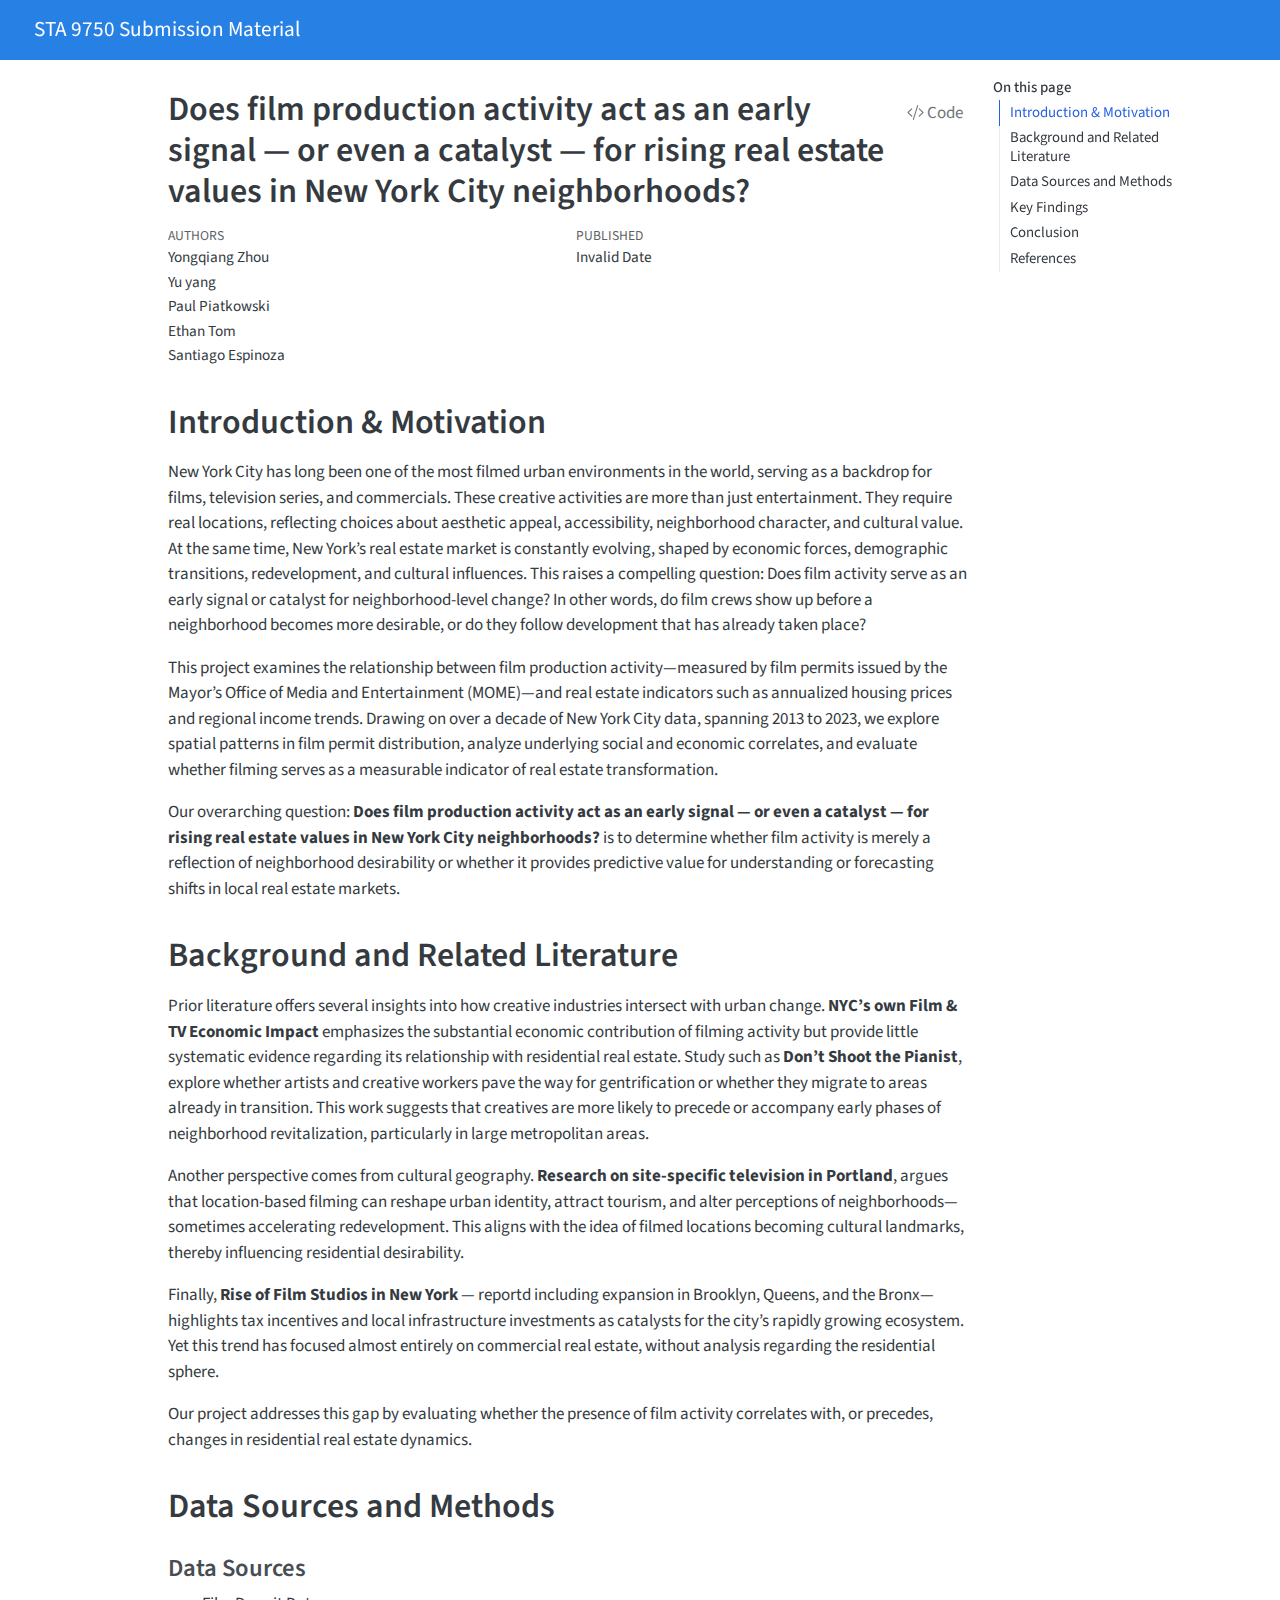
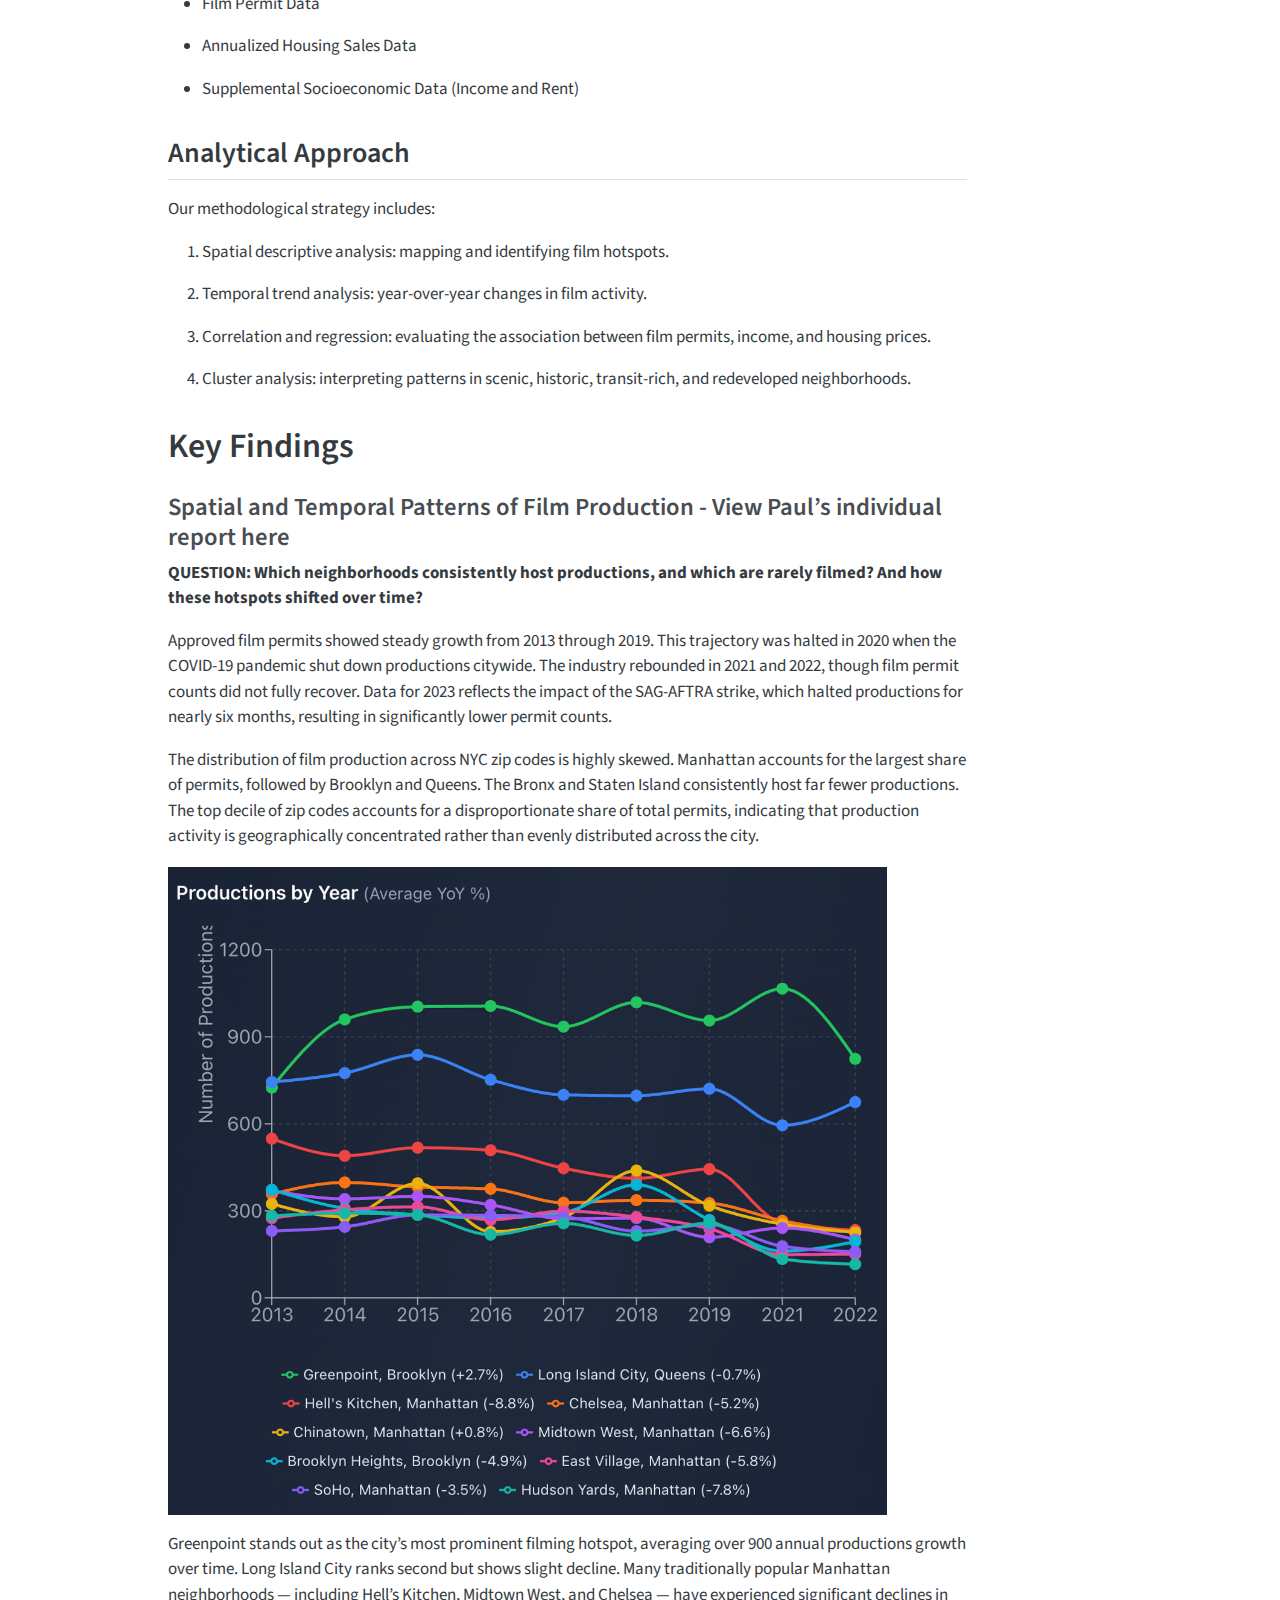
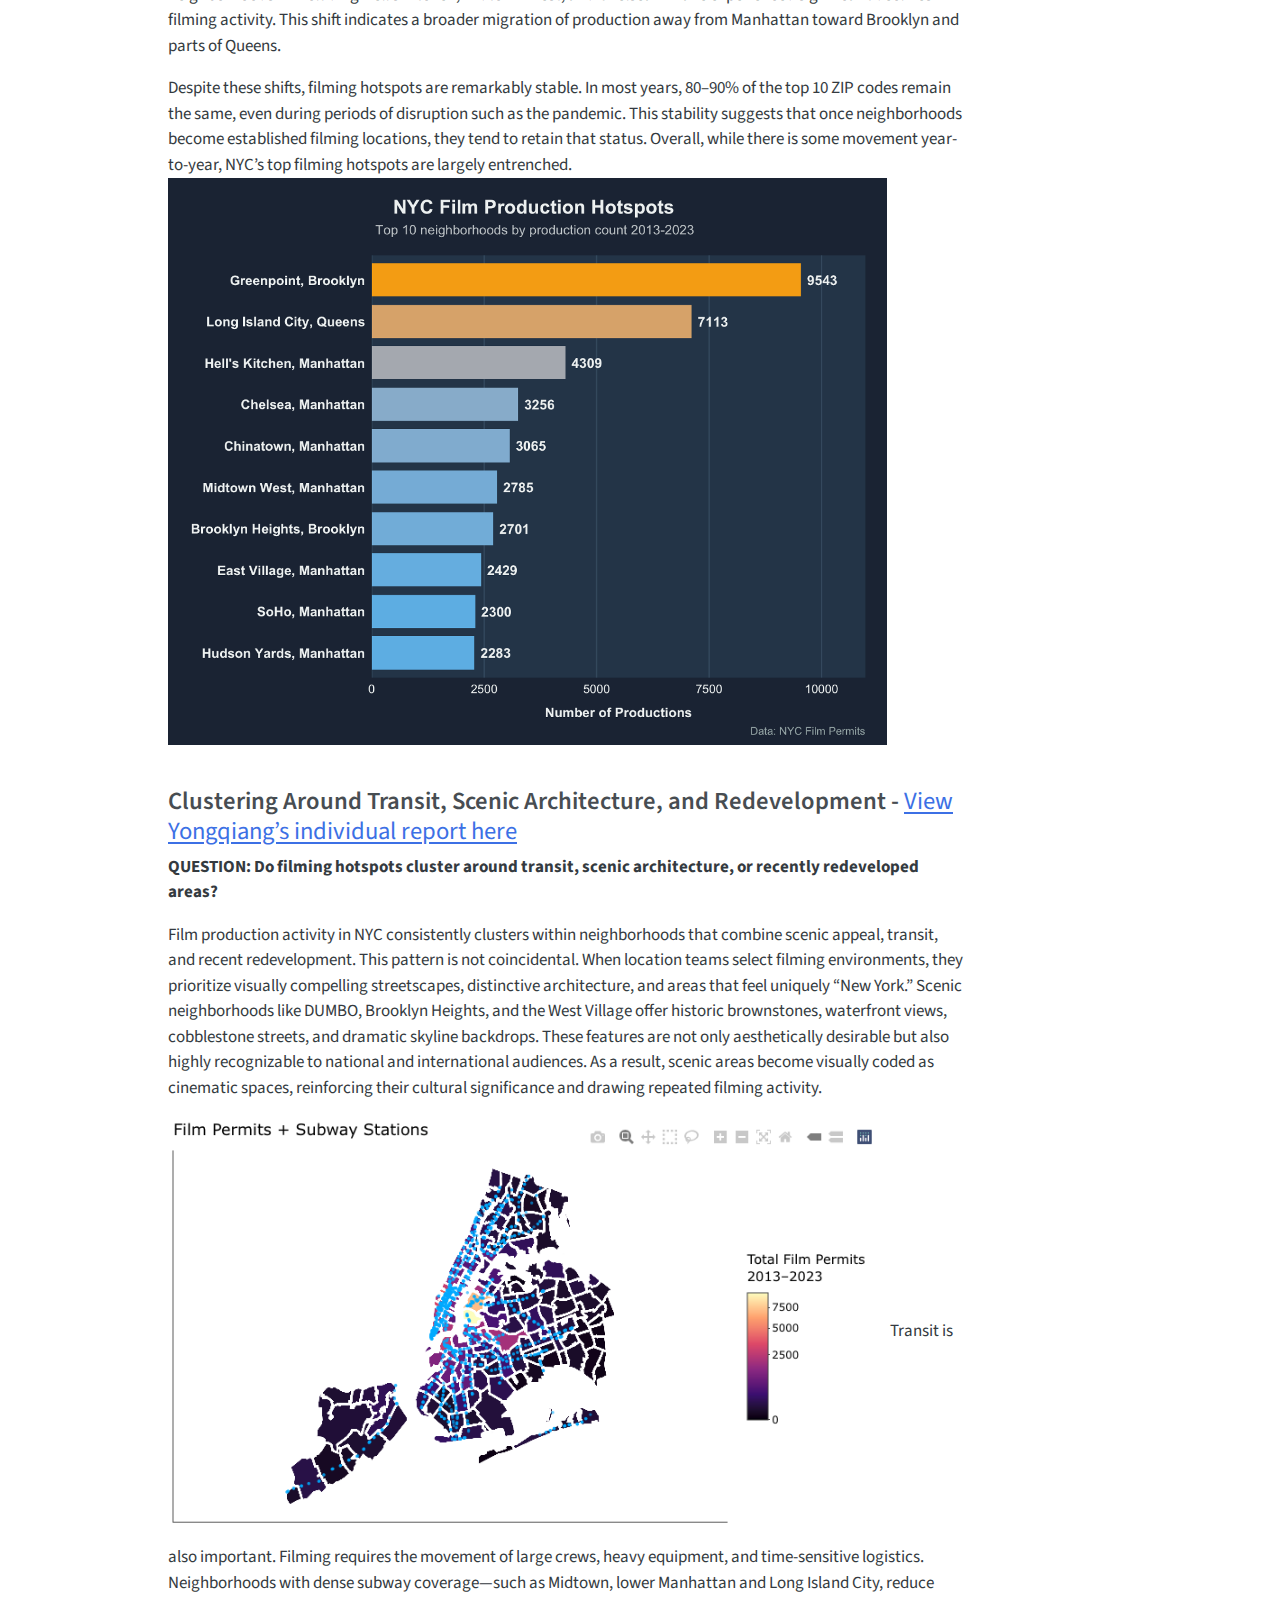
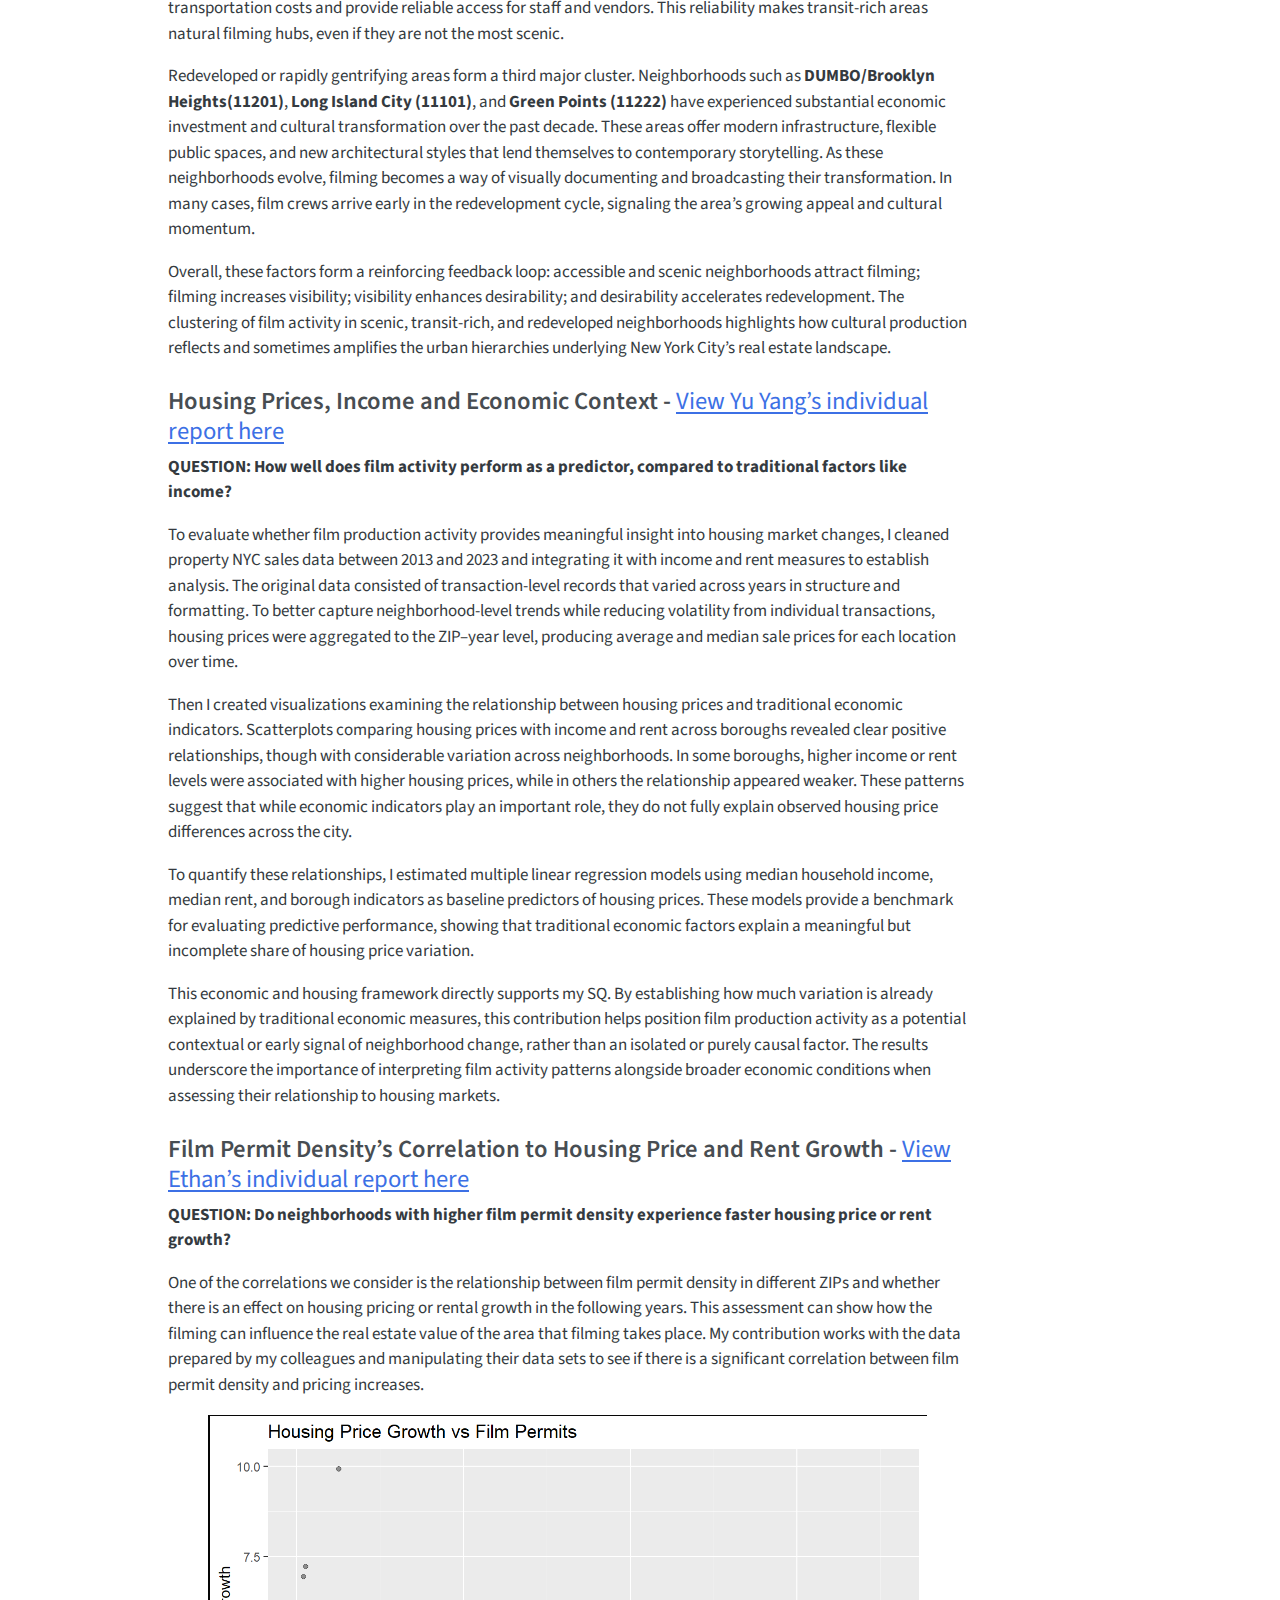
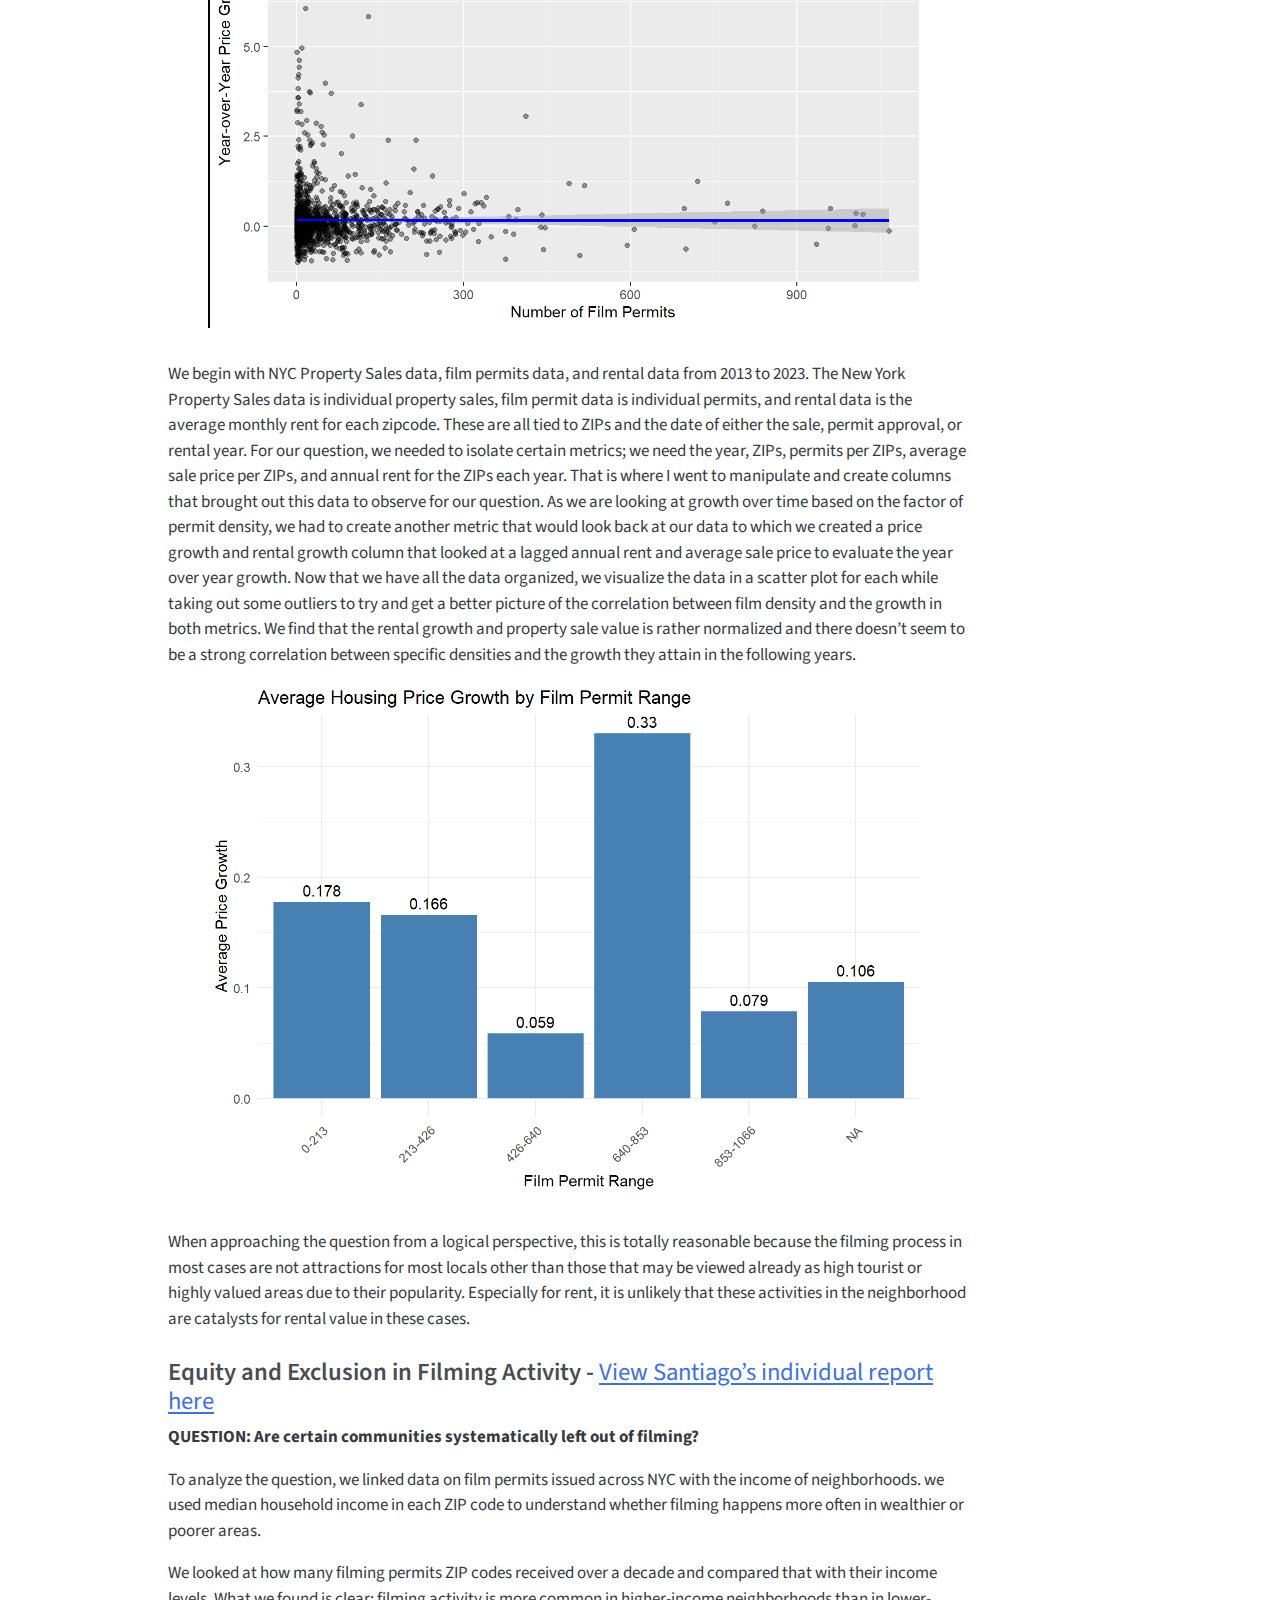
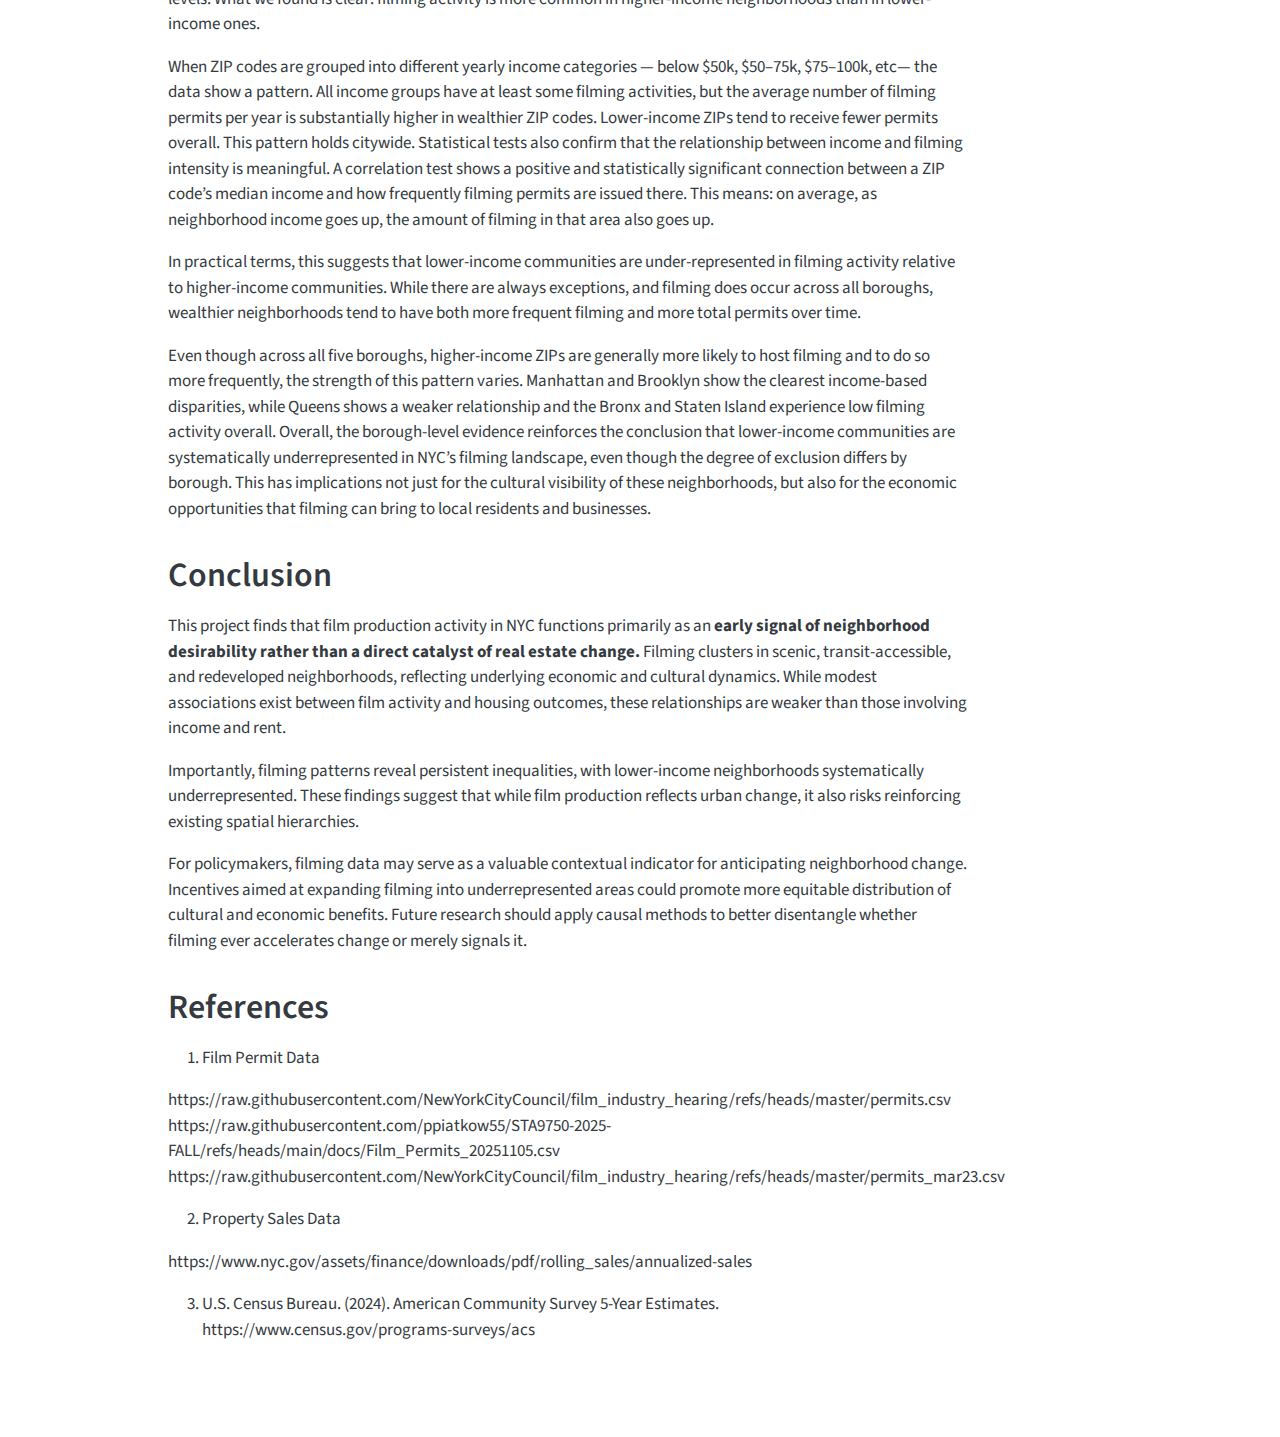
<file: docs/FinalSummaryReport.html>
<!DOCTYPE html>
<html xmlns="http://www.w3.org/1999/xhtml" lang="en" xml:lang="en"><head>

<meta charset="utf-8">
<meta name="generator" content="quarto-1.8.22">

<meta name="viewport" content="width=device-width, initial-scale=1.0, user-scalable=yes">

<meta name="author" content="Yongqiang Zhou">
<meta name="author" content="Yu yang">
<meta name="author" content="Paul Piatkowski">
<meta name="author" content="Ethan Tom">
<meta name="author" content="Santiago Espinoza">

<title>Does film production activity act as an early signal — or even a catalyst — for rising real estate values in New York City neighborhoods? – STA 9750 Submission Material</title>
<style>
code{white-space: pre-wrap;}
span.smallcaps{font-variant: small-caps;}
div.columns{display: flex; gap: min(4vw, 1.5em);}
div.column{flex: auto; overflow-x: auto;}
div.hanging-indent{margin-left: 1.5em; text-indent: -1.5em;}
ul.task-list{list-style: none;}
ul.task-list li input[type="checkbox"] {
  width: 0.8em;
  margin: 0 0.8em 0.2em -1em; /* quarto-specific, see https://github.com/quarto-dev/quarto-cli/issues/4556 */ 
  vertical-align: middle;
}
/* CSS for syntax highlighting */
html { -webkit-text-size-adjust: 100%; }
pre > code.sourceCode { white-space: pre; position: relative; }
pre > code.sourceCode > span { display: inline-block; line-height: 1.25; }
pre > code.sourceCode > span:empty { height: 1.2em; }
.sourceCode { overflow: visible; }
code.sourceCode > span { color: inherit; text-decoration: inherit; }
div.sourceCode { margin: 1em 0; }
pre.sourceCode { margin: 0; }
@media screen {
div.sourceCode { overflow: auto; }
}
@media print {
pre > code.sourceCode { white-space: pre-wrap; }
pre > code.sourceCode > span { text-indent: -5em; padding-left: 5em; }
}
pre.numberSource code
  { counter-reset: source-line 0; }
pre.numberSource code > span
  { position: relative; left: -4em; counter-increment: source-line; }
pre.numberSource code > span > a:first-child::before
  { content: counter(source-line);
    position: relative; left: -1em; text-align: right; vertical-align: baseline;
    border: none; display: inline-block;
    -webkit-touch-callout: none; -webkit-user-select: none;
    -khtml-user-select: none; -moz-user-select: none;
    -ms-user-select: none; user-select: none;
    padding: 0 4px; width: 4em;
  }
pre.numberSource { margin-left: 3em;  padding-left: 4px; }
div.sourceCode
  {   }
@media screen {
pre > code.sourceCode > span > a:first-child::before { text-decoration: underline; }
}
</style>


<script src="site_libs/quarto-nav/quarto-nav.js"></script>
<script src="site_libs/quarto-nav/headroom.min.js"></script>
<script src="site_libs/clipboard/clipboard.min.js"></script>
<script src="site_libs/quarto-search/autocomplete.umd.js"></script>
<script src="site_libs/quarto-search/fuse.min.js"></script>
<script src="site_libs/quarto-search/quarto-search.js"></script>
<meta name="quarto:offset" content="./">
<script src="site_libs/quarto-html/quarto.js" type="module"></script>
<script src="site_libs/quarto-html/tabsets/tabsets.js" type="module"></script>
<script src="site_libs/quarto-html/axe/axe-check.js" type="module"></script>
<script src="site_libs/quarto-html/popper.min.js"></script>
<script src="site_libs/quarto-html/tippy.umd.min.js"></script>
<script src="site_libs/quarto-html/anchor.min.js"></script>
<link href="site_libs/quarto-html/tippy.css" rel="stylesheet">
<link href="site_libs/quarto-html/quarto-syntax-highlighting-cd7454b418030687c631a6a7286fbe16.css" rel="stylesheet" id="quarto-text-highlighting-styles">
<script src="site_libs/bootstrap/bootstrap.min.js"></script>
<link href="site_libs/bootstrap/bootstrap-icons.css" rel="stylesheet">
<link href="site_libs/bootstrap/bootstrap-f245066ca199b7326ac6b360085ddf3a.min.css" rel="stylesheet" append-hash="true" id="quarto-bootstrap" data-mode="light">
<script id="quarto-search-options" type="application/json">{
  "location": "navbar",
  "copy-button": false,
  "collapse-after": 3,
  "panel-placement": "end",
  "type": "overlay",
  "limit": 50,
  "keyboard-shortcut": [
    "f",
    "/",
    "s"
  ],
  "show-item-context": false,
  "language": {
    "search-no-results-text": "No results",
    "search-matching-documents-text": "matching documents",
    "search-copy-link-title": "Copy link to search",
    "search-hide-matches-text": "Hide additional matches",
    "search-more-match-text": "more match in this document",
    "search-more-matches-text": "more matches in this document",
    "search-clear-button-title": "Clear",
    "search-text-placeholder": "",
    "search-detached-cancel-button-title": "Cancel",
    "search-submit-button-title": "Submit",
    "search-label": "Search"
  }
}</script>
<style>html{ scroll-behavior: smooth; }</style>


</head>

<body class="nav-fixed quarto-light">

<div id="quarto-search-results"></div>
  <header id="quarto-header" class="headroom fixed-top">
    <nav class="navbar navbar-expand-lg " data-bs-theme="dark">
      <div class="navbar-container container-fluid">
      <div class="navbar-brand-container mx-auto">
    <a href="./index.html" class="navbar-brand navbar-brand-logo">
    </a>
    <a class="navbar-brand" href="./index.html">
    <span class="navbar-title">STA 9750 Submission Material</span>
    </a>
  </div>
        <div class="quarto-navbar-tools tools-end">
</div>
      </div> <!-- /container-fluid -->
    </nav>
</header>
<!-- content -->
<div id="quarto-content" class="quarto-container page-columns page-rows-contents page-layout-article page-navbar">
<!-- sidebar -->
<!-- margin-sidebar -->
    <div id="quarto-margin-sidebar" class="sidebar margin-sidebar">
        <nav id="TOC" role="doc-toc" class="toc-active">
    <h2 id="toc-title">On this page</h2>
   
  <ul>
  <li><a href="#introduction-motivation" id="toc-introduction-motivation" class="nav-link active" data-scroll-target="#introduction-motivation">Introduction &amp; Motivation</a></li>
  <li><a href="#background-and-related-literature" id="toc-background-and-related-literature" class="nav-link" data-scroll-target="#background-and-related-literature">Background and Related Literature</a></li>
  <li><a href="#data-sources-and-methods" id="toc-data-sources-and-methods" class="nav-link" data-scroll-target="#data-sources-and-methods">Data Sources and Methods</a>
  <ul class="collapse">
  <li><a href="#data-sources" id="toc-data-sources" class="nav-link" data-scroll-target="#data-sources">Data Sources</a></li>
  <li><a href="#analytical-approach" id="toc-analytical-approach" class="nav-link" data-scroll-target="#analytical-approach">Analytical Approach</a></li>
  </ul></li>
  <li><a href="#key-findings" id="toc-key-findings" class="nav-link" data-scroll-target="#key-findings">Key Findings</a>
  <ul class="collapse">
  <li><a href="#spatial-and-temporal-patterns-of-film-production---view-pauls-individual-report-here" id="toc-spatial-and-temporal-patterns-of-film-production---view-pauls-individual-report-here" class="nav-link" data-scroll-target="#spatial-and-temporal-patterns-of-film-production---view-pauls-individual-report-here">Spatial and Temporal Patterns of Film Production - View Paul’s individual report here</a></li>
  <li><a href="#clustering-around-transit-scenic-architecture-and-redevelopment---view-yongqiangs-individual-report-here" id="toc-clustering-around-transit-scenic-architecture-and-redevelopment---view-yongqiangs-individual-report-here" class="nav-link" data-scroll-target="#clustering-around-transit-scenic-architecture-and-redevelopment---view-yongqiangs-individual-report-here">Clustering Around Transit, Scenic Architecture, and Redevelopment - View Yongqiang’s individual report here</a></li>
  <li><a href="#housing-prices-income-and-economic-context---view-yu-yangs-individual-report-here" id="toc-housing-prices-income-and-economic-context---view-yu-yangs-individual-report-here" class="nav-link" data-scroll-target="#housing-prices-income-and-economic-context---view-yu-yangs-individual-report-here">Housing Prices, Income and Economic Context - View Yu Yang’s individual report here</a></li>
  <li><a href="#film-permit-densitys-correlation-to-housing-price-and-rent-growth---view-ethans-individual-report-here" id="toc-film-permit-densitys-correlation-to-housing-price-and-rent-growth---view-ethans-individual-report-here" class="nav-link" data-scroll-target="#film-permit-densitys-correlation-to-housing-price-and-rent-growth---view-ethans-individual-report-here">Film Permit Density’s Correlation to Housing Price and Rent Growth - View Ethan’s individual report here</a></li>
  <li><a href="#equity-and-exclusion-in-filming-activity---view-santiagos-individual-report-here" id="toc-equity-and-exclusion-in-filming-activity---view-santiagos-individual-report-here" class="nav-link" data-scroll-target="#equity-and-exclusion-in-filming-activity---view-santiagos-individual-report-here">Equity and Exclusion in Filming Activity - View Santiago’s individual report here</a></li>
  </ul></li>
  <li><a href="#conclusion" id="toc-conclusion" class="nav-link" data-scroll-target="#conclusion">Conclusion</a></li>
  <li><a href="#references" id="toc-references" class="nav-link" data-scroll-target="#references">References</a></li>
  </ul>
</nav>
    </div>
<!-- main -->
<main class="content" id="quarto-document-content">

<header id="title-block-header" class="quarto-title-block default">
<div class="quarto-title">
<div class="quarto-title-block"><div><h1 class="title">Does film production activity act as an early signal — or even a catalyst — for rising real estate values in New York City neighborhoods?</h1><button type="button" class="btn code-tools-button" id="quarto-code-tools-source"><i class="bi"></i> Code</button></div></div>
</div>



<div class="quarto-title-meta">

    <div>
    <div class="quarto-title-meta-heading">Authors</div>
    <div class="quarto-title-meta-contents">
             <p>Yongqiang Zhou </p>
             <p>Yu yang </p>
             <p>Paul Piatkowski </p>
             <p>Ethan Tom </p>
             <p>Santiago Espinoza </p>
          </div>
  </div>
    
    <div>
    <div class="quarto-title-meta-heading">Published</div>
    <div class="quarto-title-meta-contents">
      <p class="date">Invalid Date</p>
    </div>
  </div>
  
    
  </div>
  


</header>


<section id="introduction-motivation" class="level1">
<h1>Introduction &amp; Motivation</h1>
<p>New York City has long been one of the most filmed urban environments in the world, serving as a backdrop for films, television series, and commercials. These creative activities are more than just entertainment. They require real locations, reflecting choices about aesthetic appeal, accessibility, neighborhood character, and cultural value. At the same time, New York’s real estate market is constantly evolving, shaped by economic forces, demographic transitions, redevelopment, and cultural influences. This raises a compelling question: Does film activity serve as an early signal or catalyst for neighborhood-level change? In other words, do film crews show up before a neighborhood becomes more desirable, or do they follow development that has already taken place?</p>
<p>This project examines the relationship between film production activity—measured by film permits issued by the Mayor’s Office of Media and Entertainment (MOME)—and real estate indicators such as annualized housing prices and regional income trends. Drawing on over a decade of New York City data, spanning 2013 to 2023, we explore spatial patterns in film permit distribution, analyze underlying social and economic correlates, and evaluate whether filming serves as a measurable indicator of real estate transformation.</p>
<p>Our overarching question: <strong>Does film production activity act as an early signal — or even a catalyst — for rising real estate values in New York City neighborhoods?</strong> is to determine whether film activity is merely a reflection of neighborhood desirability or whether it provides predictive value for understanding or forecasting shifts in local real estate markets.</p>
</section>
<section id="background-and-related-literature" class="level1">
<h1>Background and Related Literature</h1>
<p>Prior literature offers several insights into how creative industries intersect with urban change. <strong>NYC’s own Film &amp; TV Economic Impact</strong> emphasizes the substantial economic contribution of filming activity but provide little systematic evidence regarding its relationship with residential real estate. Study such as <strong>Don’t Shoot the Pianist</strong>, explore whether artists and creative workers pave the way for gentrification or whether they migrate to areas already in transition. This work suggests that creatives are more likely to precede or accompany early phases of neighborhood revitalization, particularly in large metropolitan areas.</p>
<p>Another perspective comes from cultural geography. <strong>Research on site-specific television in Portland</strong>, argues that location-based filming can reshape urban identity, attract tourism, and alter perceptions of neighborhoods—sometimes accelerating redevelopment. This aligns with the idea of filmed locations becoming cultural landmarks, thereby influencing residential desirability.</p>
<p>Finally, <strong>Rise of Film Studios in New York</strong> — reportd including expansion in Brooklyn, Queens, and the Bronx—highlights tax incentives and local infrastructure investments as catalysts for the city’s rapidly growing ecosystem. Yet this trend has focused almost entirely on commercial real estate, without analysis regarding the residential sphere.</p>
<p>Our project addresses this gap by evaluating whether the presence of film activity correlates with, or precedes, changes in residential real estate dynamics.</p>
</section>
<section id="data-sources-and-methods" class="level1">
<h1>Data Sources and Methods</h1>
<section id="data-sources" class="level3">
<h3 class="anchored" data-anchor-id="data-sources">Data Sources</h3>
<ul>
<li><p>Film Permit Data</p></li>
<li><p>Annualized Housing Sales Data</p></li>
<li><p>Supplemental Socioeconomic Data (Income and Rent)</p></li>
</ul>
</section>
<section id="analytical-approach" class="level2">
<h2 class="anchored" data-anchor-id="analytical-approach">Analytical Approach</h2>
<p>Our methodological strategy includes:</p>
<ol type="1">
<li><p>Spatial descriptive analysis: mapping and identifying film hotspots.</p></li>
<li><p>Temporal trend analysis: year-over-year changes in film activity.</p></li>
<li><p>Correlation and regression: evaluating the association between film permits, income, and housing prices.</p></li>
<li><p>Cluster analysis: interpreting patterns in scenic, historic, transit-rich, and redeveloped neighborhoods.</p></li>
</ol>
</section>
</section>
<section id="key-findings" class="level1">
<h1>Key Findings</h1>
<section id="spatial-and-temporal-patterns-of-film-production---view-pauls-individual-report-here" class="level3">
<h3 class="anchored" data-anchor-id="spatial-and-temporal-patterns-of-film-production---view-pauls-individual-report-here">Spatial and Temporal Patterns of Film Production - View Paul’s individual report here</h3>
<p><strong>QUESTION: Which neighborhoods consistently host productions, and which are rarely filmed? And how these hotspots shifted over time? </strong></p>
<p>Approved film permits showed steady growth from 2013 through 2019. This trajectory was halted in 2020 when the COVID-19 pandemic shut down productions citywide. The industry rebounded in 2021 and 2022, though film permit counts did not fully recover. Data for 2023 reflects the impact of the SAG-AFTRA strike, which halted productions for nearly six months, resulting in significantly lower permit counts.</p>
<p>The distribution of film production across NYC zip codes is highly skewed. Manhattan accounts for the largest share of permits, followed by Brooklyn and Queens. The Bronx and Staten Island consistently host far fewer productions. The top decile of zip codes accounts for a disproportionate share of total permits, indicating that production activity is geographically concentrated rather than evenly distributed across the city.</p>
<p><img src="pic/Line.png" class="img-fluid quarto-figure quarto-figure-center" style="width:90.0%"> Greenpoint stands out as the city’s most prominent filming hotspot, averaging over 900 annual productions growth over time. Long Island City ranks second but shows slight decline. Many traditionally popular Manhattan neighborhoods — including Hell’s Kitchen, Midtown West, and Chelsea — have experienced significant declines in filming activity. This shift indicates a broader migration of production away from Manhattan toward Brooklyn and parts of Queens.</p>
<p>Despite these shifts, filming hotspots are remarkably stable. In most years, 80–90% of the top 10 ZIP codes remain the same, even during periods of disruption such as the pandemic. This stability suggests that once neighborhoods become established filming locations, they tend to retain that status. Overall, while there is some movement year-to-year, NYC’s top filming hotspots are largely entrenched. <img src="pic/Top10.png" class="img-fluid quarto-figure quarto-figure-center" style="width:90.0%"></p>
</section>
<section id="clustering-around-transit-scenic-architecture-and-redevelopment---view-yongqiangs-individual-report-here" class="level3">
<h3 class="anchored" data-anchor-id="clustering-around-transit-scenic-architecture-and-redevelopment---view-yongqiangs-individual-report-here">Clustering Around Transit, Scenic Architecture, and Redevelopment - <a href="https://yqzhou35.github.io/STA9750-2025-FALL/Individual%20Report.html">View Yongqiang’s individual report here</a></h3>
<p><strong>QUESTION: Do filming hotspots cluster around transit, scenic architecture, or recently redeveloped areas? </strong></p>
<p>Film production activity in NYC consistently clusters within neighborhoods that combine scenic appeal, transit, and recent redevelopment. This pattern is not coincidental. When location teams select filming environments, they prioritize visually compelling streetscapes, distinctive architecture, and areas that feel uniquely “New York.” Scenic neighborhoods like DUMBO, Brooklyn Heights, and the West Village offer historic brownstones, waterfront views, cobblestone streets, and dramatic skyline backdrops. These features are not only aesthetically desirable but also highly recognizable to national and international audiences. As a result, scenic areas become visually coded as cinematic spaces, reinforcing their cultural significance and drawing repeated filming activity.</p>
<p><img src="pic/Subway.png" class="img-fluid quarto-figure quarto-figure-center" style="width:90.0%"> Transit is also important. Filming requires the movement of large crews, heavy equipment, and time-sensitive logistics. Neighborhoods with dense subway coverage—such as Midtown, lower Manhattan and Long Island City, reduce transportation costs and provide reliable access for staff and vendors. This reliability makes transit-rich areas natural filming hubs, even if they are not the most scenic.</p>
<p>Redeveloped or rapidly gentrifying areas form a third major cluster. Neighborhoods such as <strong>DUMBO/Brooklyn Heights(11201)</strong>, <strong>Long Island City (11101)</strong>, and <strong>Green Points (11222)</strong> have experienced substantial economic investment and cultural transformation over the past decade. These areas offer modern infrastructure, flexible public spaces, and new architectural styles that lend themselves to contemporary storytelling. As these neighborhoods evolve, filming becomes a way of visually documenting and broadcasting their transformation. In many cases, film crews arrive early in the redevelopment cycle, signaling the area’s growing appeal and cultural momentum.</p>
<p>Overall, these factors form a reinforcing feedback loop: accessible and scenic neighborhoods attract filming; filming increases visibility; visibility enhances desirability; and desirability accelerates redevelopment. The clustering of film activity in scenic, transit-rich, and redeveloped neighborhoods highlights how cultural production reflects and sometimes amplifies the urban hierarchies underlying New York City’s real estate landscape.</p>
</section>
<section id="housing-prices-income-and-economic-context---view-yu-yangs-individual-report-here" class="level3">
<h3 class="anchored" data-anchor-id="housing-prices-income-and-economic-context---view-yu-yangs-individual-report-here">Housing Prices, Income and Economic Context - <a href="https://yuer0604.github.io/STA9750-2025-FALL/Final_Individual_Report.html">View Yu Yang’s individual report here</a></h3>
<p><strong>QUESTION: How well does film activity perform as a predictor, compared to traditional factors like income?</strong></p>
<p>To evaluate whether film production activity provides meaningful insight into housing market changes, I cleaned property NYC sales data between 2013 and 2023 and integrating it with income and rent measures to establish analysis. The original data consisted of transaction-level records that varied across years in structure and formatting. To better capture neighborhood-level trends while reducing volatility from individual transactions, housing prices were aggregated to the ZIP–year level, producing average and median sale prices for each location over time.</p>
<p>Then I created visualizations examining the relationship between housing prices and traditional economic indicators. Scatterplots comparing housing prices with income and rent across boroughs revealed clear positive relationships, though with considerable variation across neighborhoods. In some boroughs, higher income or rent levels were associated with higher housing prices, while in others the relationship appeared weaker. These patterns suggest that while economic indicators play an important role, they do not fully explain observed housing price differences across the city.</p>
<p>To quantify these relationships, I estimated multiple linear regression models using median household income, median rent, and borough indicators as baseline predictors of housing prices. These models provide a benchmark for evaluating predictive performance, showing that traditional economic factors explain a meaningful but incomplete share of housing price variation.</p>
<p>This economic and housing framework directly supports my SQ. By establishing how much variation is already explained by traditional economic measures, this contribution helps position film production activity as a potential contextual or early signal of neighborhood change, rather than an isolated or purely causal factor. The results underscore the importance of interpreting film activity patterns alongside broader economic conditions when assessing their relationship to housing markets.</p>
</section>
<section id="film-permit-densitys-correlation-to-housing-price-and-rent-growth---view-ethans-individual-report-here" class="level3">
<h3 class="anchored" data-anchor-id="film-permit-densitys-correlation-to-housing-price-and-rent-growth---view-ethans-individual-report-here">Film Permit Density’s Correlation to Housing Price and Rent Growth - <a href="https://ethantom625.github.io/STA9750-2025-FALL/FinalProjectQuestion.html">View Ethan’s individual report here</a></h3>
<p><strong>QUESTION: Do neighborhoods with higher film permit density experience faster housing price or rent growth?</strong></p>
<p>One of the correlations we consider is the relationship between film permit density in different ZIPs and whether there is an effect on housing pricing or rental growth in the following years. This assessment can show how the filming can influence the real estate value of the area that filming takes place. My contribution works with the data prepared by my colleagues and manipulating their data sets to see if there is a significant correlation between film permit density and pricing increases.</p>
<div class="quarto-figure quarto-figure-center">
<figure class="figure">
<p><img src="pic/Correlation.png" class="img-fluid quarto-figure quarto-figure-center figure-img" style="width:90.0%"></p>
</figure>
</div>
<p>We begin with NYC Property Sales data, film permits data, and rental data from 2013 to 2023. The New York Property Sales data is individual property sales, film permit data is individual permits, and rental data is the average monthly rent for each zipcode. These are all tied to ZIPs and the date of either the sale, permit approval, or rental year. For our question, we needed to isolate certain metrics; we need the year, ZIPs, permits per ZIPs, average sale price per ZIPs, and annual rent for the ZIPs each year. That is where I went to manipulate and create columns that brought out this data to observe for our question. As we are looking at growth over time based on the factor of permit density, we had to create another metric that would look back at our data to which we created a price growth and rental growth column that looked at a lagged annual rent and average sale price to evaluate the year over year growth. Now that we have all the data organized, we visualize the data in a scatter plot for each while taking out some outliers to try and get a better picture of the correlation between film density and the growth in both metrics. We find that the rental growth and property sale value is rather normalized and there doesn’t seem to be a strong correlation between specific densities and the growth they attain in the following years.</p>
<div class="quarto-figure quarto-figure-center">
<figure class="figure">
<p><img src="pic/Range.png" class="img-fluid quarto-figure quarto-figure-center figure-img" style="width:90.0%"></p>
</figure>
</div>
<p>When approaching the question from a logical perspective, this is totally reasonable because the filming process in most cases are not attractions for most locals other than those that may be viewed already as high tourist or highly valued areas due to their popularity. Especially for rent, it is unlikely that these activities in the neighborhood are catalysts for rental value in these cases.</p>
</section>
<section id="equity-and-exclusion-in-filming-activity---view-santiagos-individual-report-here" class="level3">
<h3 class="anchored" data-anchor-id="equity-and-exclusion-in-filming-activity---view-santiagos-individual-report-here">Equity and Exclusion in Filming Activity - <a href="https://saantiaagoo.github.io/STA9750-2025-FALL/filmreport.html">View Santiago’s individual report here</a></h3>
<p><strong>QUESTION: Are certain communities systematically left out of filming?</strong></p>
<p>To analyze the question, we linked data on film permits issued across NYC with the income of neighborhoods. we used median household income in each ZIP code to understand whether filming happens more often in wealthier or poorer areas.</p>
<p>We looked at how many filming permits ZIP codes received over a decade and compared that with their income levels. What we found is clear: filming activity is more common in higher-income neighborhoods than in lower-income ones.</p>
<p>When ZIP codes are grouped into different yearly income categories — below $50k, $50–75k, $75–100k, etc— the data show a pattern. All income groups have at least some filming activities, but the average number of filming permits per year is substantially higher in wealthier ZIP codes. Lower-income ZIPs tend to receive fewer permits overall. This pattern holds citywide. Statistical tests also confirm that the relationship between income and filming intensity is meaningful. A correlation test shows a positive and statistically significant connection between a ZIP code’s median income and how frequently filming permits are issued there. This means: on average, as neighborhood income goes up, the amount of filming in that area also goes up.</p>
<p>In practical terms, this suggests that lower-income communities are under-represented in filming activity relative to higher-income communities. While there are always exceptions, and filming does occur across all boroughs, wealthier neighborhoods tend to have both more frequent filming and more total permits over time.</p>
<p>Even though across all five boroughs, higher-income ZIPs are generally more likely to host filming and to do so more frequently, the strength of this pattern varies. Manhattan and Brooklyn show the clearest income-based disparities, while Queens shows a weaker relationship and the Bronx and Staten Island experience low filming activity overall. Overall, the borough-level evidence reinforces the conclusion that lower-income communities are systematically underrepresented in NYC’s filming landscape, even though the degree of exclusion differs by borough. This has implications not just for the cultural visibility of these neighborhoods, but also for the economic opportunities that filming can bring to local residents and businesses.</p>
</section>
</section>
<section id="conclusion" class="level1">
<h1>Conclusion</h1>
<p>This project finds that film production activity in NYC functions primarily as an <strong>early signal of neighborhood desirability rather than a direct catalyst of real estate change.</strong> Filming clusters in scenic, transit-accessible, and redeveloped neighborhoods, reflecting underlying economic and cultural dynamics. While modest associations exist between film activity and housing outcomes, these relationships are weaker than those involving income and rent.</p>
<p>Importantly, filming patterns reveal persistent inequalities, with lower-income neighborhoods systematically underrepresented. These findings suggest that while film production reflects urban change, it also risks reinforcing existing spatial hierarchies.</p>
<p>For policymakers, filming data may serve as a valuable contextual indicator for anticipating neighborhood change. Incentives aimed at expanding filming into underrepresented areas could promote more equitable distribution of cultural and economic benefits. Future research should apply causal methods to better disentangle whether filming ever accelerates change or merely signals it.</p>
</section>
<section id="references" class="level1">
<h1>References</h1>
<ol type="1">
<li>Film Permit Data</li>
</ol>
<p>https://raw.githubusercontent.com/NewYorkCityCouncil/film_industry_hearing/refs/heads/master/permits.csv https://raw.githubusercontent.com/ppiatkow55/STA9750-2025-FALL/refs/heads/main/docs/Film_Permits_20251105.csv https://raw.githubusercontent.com/NewYorkCityCouncil/film_industry_hearing/refs/heads/master/permits_mar23.csv</p>
<ol start="2" type="1">
<li>Property Sales Data</li>
</ol>
<p>https://www.nyc.gov/assets/finance/downloads/pdf/rolling_sales/annualized-sales</p>
<ol start="3" type="1">
<li>U.S. Census Bureau. (2024). American Community Survey 5-Year Estimates. https://www.census.gov/programs-surveys/acs</li>
</ol>


<!-- -->

</section>

</main> <!-- /main -->
<script id="quarto-html-after-body" type="application/javascript">
  window.document.addEventListener("DOMContentLoaded", function (event) {
    const icon = "";
    const anchorJS = new window.AnchorJS();
    anchorJS.options = {
      placement: 'right',
      icon: icon
    };
    anchorJS.add('.anchored');
    const isCodeAnnotation = (el) => {
      for (const clz of el.classList) {
        if (clz.startsWith('code-annotation-')) {                     
          return true;
        }
      }
      return false;
    }
    const onCopySuccess = function(e) {
      // button target
      const button = e.trigger;
      // don't keep focus
      button.blur();
      // flash "checked"
      button.classList.add('code-copy-button-checked');
      var currentTitle = button.getAttribute("title");
      button.setAttribute("title", "Copied!");
      let tooltip;
      if (window.bootstrap) {
        button.setAttribute("data-bs-toggle", "tooltip");
        button.setAttribute("data-bs-placement", "left");
        button.setAttribute("data-bs-title", "Copied!");
        tooltip = new bootstrap.Tooltip(button, 
          { trigger: "manual", 
            customClass: "code-copy-button-tooltip",
            offset: [0, -8]});
        tooltip.show();    
      }
      setTimeout(function() {
        if (tooltip) {
          tooltip.hide();
          button.removeAttribute("data-bs-title");
          button.removeAttribute("data-bs-toggle");
          button.removeAttribute("data-bs-placement");
        }
        button.setAttribute("title", currentTitle);
        button.classList.remove('code-copy-button-checked');
      }, 1000);
      // clear code selection
      e.clearSelection();
    }
    const getTextToCopy = function(trigger) {
        const codeEl = trigger.previousElementSibling.cloneNode(true);
        for (const childEl of codeEl.children) {
          if (isCodeAnnotation(childEl)) {
            childEl.remove();
          }
        }
        return codeEl.innerText;
    }
    const clipboard = new window.ClipboardJS('.code-copy-button:not([data-in-quarto-modal])', {
      text: getTextToCopy
    });
    clipboard.on('success', onCopySuccess);
    if (window.document.getElementById('quarto-embedded-source-code-modal')) {
      const clipboardModal = new window.ClipboardJS('.code-copy-button[data-in-quarto-modal]', {
        text: getTextToCopy,
        container: window.document.getElementById('quarto-embedded-source-code-modal')
      });
      clipboardModal.on('success', onCopySuccess);
    }
    const viewSource = window.document.getElementById('quarto-view-source') ||
                       window.document.getElementById('quarto-code-tools-source');
    if (viewSource) {
      const sourceUrl = viewSource.getAttribute("data-quarto-source-url");
      viewSource.addEventListener("click", function(e) {
        if (sourceUrl) {
          // rstudio viewer pane
          if (/\bcapabilities=\b/.test(window.location)) {
            window.open(sourceUrl);
          } else {
            window.location.href = sourceUrl;
          }
        } else {
          const modal = new bootstrap.Modal(document.getElementById('quarto-embedded-source-code-modal'));
          modal.show();
        }
        return false;
      });
    }
    function toggleCodeHandler(show) {
      return function(e) {
        const detailsSrc = window.document.querySelectorAll(".cell > details > .sourceCode");
        for (let i=0; i<detailsSrc.length; i++) {
          const details = detailsSrc[i].parentElement;
          if (show) {
            details.open = true;
          } else {
            details.removeAttribute("open");
          }
        }
        const cellCodeDivs = window.document.querySelectorAll(".cell > .sourceCode");
        const fromCls = show ? "hidden" : "unhidden";
        const toCls = show ? "unhidden" : "hidden";
        for (let i=0; i<cellCodeDivs.length; i++) {
          const codeDiv = cellCodeDivs[i];
          if (codeDiv.classList.contains(fromCls)) {
            codeDiv.classList.remove(fromCls);
            codeDiv.classList.add(toCls);
          } 
        }
        return false;
      }
    }
    const hideAllCode = window.document.getElementById("quarto-hide-all-code");
    if (hideAllCode) {
      hideAllCode.addEventListener("click", toggleCodeHandler(false));
    }
    const showAllCode = window.document.getElementById("quarto-show-all-code");
    if (showAllCode) {
      showAllCode.addEventListener("click", toggleCodeHandler(true));
    }
      var localhostRegex = new RegExp(/^(?:http|https):\/\/localhost\:?[0-9]*\//);
      var mailtoRegex = new RegExp(/^mailto:/);
        var filterRegex = new RegExp("https:\/\/yqzhou35\.github\.io\/STA9750-2025-FALL\/");
      var isInternal = (href) => {
          return filterRegex.test(href) || localhostRegex.test(href) || mailtoRegex.test(href);
      }
      // Inspect non-navigation links and adorn them if external
     var links = window.document.querySelectorAll('a[href]:not(.nav-link):not(.navbar-brand):not(.toc-action):not(.sidebar-link):not(.sidebar-item-toggle):not(.pagination-link):not(.no-external):not([aria-hidden]):not(.dropdown-item):not(.quarto-navigation-tool):not(.about-link)');
      for (var i=0; i<links.length; i++) {
        const link = links[i];
        if (!isInternal(link.href)) {
          // undo the damage that might have been done by quarto-nav.js in the case of
          // links that we want to consider external
          if (link.dataset.originalHref !== undefined) {
            link.href = link.dataset.originalHref;
          }
        }
      }
    function tippyHover(el, contentFn, onTriggerFn, onUntriggerFn) {
      const config = {
        allowHTML: true,
        maxWidth: 500,
        delay: 100,
        arrow: false,
        appendTo: function(el) {
            return el.parentElement;
        },
        interactive: true,
        interactiveBorder: 10,
        theme: 'quarto',
        placement: 'bottom-start',
      };
      if (contentFn) {
        config.content = contentFn;
      }
      if (onTriggerFn) {
        config.onTrigger = onTriggerFn;
      }
      if (onUntriggerFn) {
        config.onUntrigger = onUntriggerFn;
      }
      window.tippy(el, config); 
    }
    const noterefs = window.document.querySelectorAll('a[role="doc-noteref"]');
    for (var i=0; i<noterefs.length; i++) {
      const ref = noterefs[i];
      tippyHover(ref, function() {
        // use id or data attribute instead here
        let href = ref.getAttribute('data-footnote-href') || ref.getAttribute('href');
        try { href = new URL(href).hash; } catch {}
        const id = href.replace(/^#\/?/, "");
        const note = window.document.getElementById(id);
        if (note) {
          return note.innerHTML;
        } else {
          return "";
        }
      });
    }
    const xrefs = window.document.querySelectorAll('a.quarto-xref');
    const processXRef = (id, note) => {
      // Strip column container classes
      const stripColumnClz = (el) => {
        el.classList.remove("page-full", "page-columns");
        if (el.children) {
          for (const child of el.children) {
            stripColumnClz(child);
          }
        }
      }
      stripColumnClz(note)
      if (id === null || id.startsWith('sec-')) {
        // Special case sections, only their first couple elements
        const container = document.createElement("div");
        if (note.children && note.children.length > 2) {
          container.appendChild(note.children[0].cloneNode(true));
          for (let i = 1; i < note.children.length; i++) {
            const child = note.children[i];
            if (child.tagName === "P" && child.innerText === "") {
              continue;
            } else {
              container.appendChild(child.cloneNode(true));
              break;
            }
          }
          if (window.Quarto?.typesetMath) {
            window.Quarto.typesetMath(container);
          }
          return container.innerHTML
        } else {
          if (window.Quarto?.typesetMath) {
            window.Quarto.typesetMath(note);
          }
          return note.innerHTML;
        }
      } else {
        // Remove any anchor links if they are present
        const anchorLink = note.querySelector('a.anchorjs-link');
        if (anchorLink) {
          anchorLink.remove();
        }
        if (window.Quarto?.typesetMath) {
          window.Quarto.typesetMath(note);
        }
        if (note.classList.contains("callout")) {
          return note.outerHTML;
        } else {
          return note.innerHTML;
        }
      }
    }
    for (var i=0; i<xrefs.length; i++) {
      const xref = xrefs[i];
      tippyHover(xref, undefined, function(instance) {
        instance.disable();
        let url = xref.getAttribute('href');
        let hash = undefined; 
        if (url.startsWith('#')) {
          hash = url;
        } else {
          try { hash = new URL(url).hash; } catch {}
        }
        if (hash) {
          const id = hash.replace(/^#\/?/, "");
          const note = window.document.getElementById(id);
          if (note !== null) {
            try {
              const html = processXRef(id, note.cloneNode(true));
              instance.setContent(html);
            } finally {
              instance.enable();
              instance.show();
            }
          } else {
            // See if we can fetch this
            fetch(url.split('#')[0])
            .then(res => res.text())
            .then(html => {
              const parser = new DOMParser();
              const htmlDoc = parser.parseFromString(html, "text/html");
              const note = htmlDoc.getElementById(id);
              if (note !== null) {
                const html = processXRef(id, note);
                instance.setContent(html);
              } 
            }).finally(() => {
              instance.enable();
              instance.show();
            });
          }
        } else {
          // See if we can fetch a full url (with no hash to target)
          // This is a special case and we should probably do some content thinning / targeting
          fetch(url)
          .then(res => res.text())
          .then(html => {
            const parser = new DOMParser();
            const htmlDoc = parser.parseFromString(html, "text/html");
            const note = htmlDoc.querySelector('main.content');
            if (note !== null) {
              // This should only happen for chapter cross references
              // (since there is no id in the URL)
              // remove the first header
              if (note.children.length > 0 && note.children[0].tagName === "HEADER") {
                note.children[0].remove();
              }
              const html = processXRef(null, note);
              instance.setContent(html);
            } 
          }).finally(() => {
            instance.enable();
            instance.show();
          });
        }
      }, function(instance) {
      });
    }
        let selectedAnnoteEl;
        const selectorForAnnotation = ( cell, annotation) => {
          let cellAttr = 'data-code-cell="' + cell + '"';
          let lineAttr = 'data-code-annotation="' +  annotation + '"';
          const selector = 'span[' + cellAttr + '][' + lineAttr + ']';
          return selector;
        }
        const selectCodeLines = (annoteEl) => {
          const doc = window.document;
          const targetCell = annoteEl.getAttribute("data-target-cell");
          const targetAnnotation = annoteEl.getAttribute("data-target-annotation");
          const annoteSpan = window.document.querySelector(selectorForAnnotation(targetCell, targetAnnotation));
          const lines = annoteSpan.getAttribute("data-code-lines").split(",");
          const lineIds = lines.map((line) => {
            return targetCell + "-" + line;
          })
          let top = null;
          let height = null;
          let parent = null;
          if (lineIds.length > 0) {
              //compute the position of the single el (top and bottom and make a div)
              const el = window.document.getElementById(lineIds[0]);
              top = el.offsetTop;
              height = el.offsetHeight;
              parent = el.parentElement.parentElement;
            if (lineIds.length > 1) {
              const lastEl = window.document.getElementById(lineIds[lineIds.length - 1]);
              const bottom = lastEl.offsetTop + lastEl.offsetHeight;
              height = bottom - top;
            }
            if (top !== null && height !== null && parent !== null) {
              // cook up a div (if necessary) and position it 
              let div = window.document.getElementById("code-annotation-line-highlight");
              if (div === null) {
                div = window.document.createElement("div");
                div.setAttribute("id", "code-annotation-line-highlight");
                div.style.position = 'absolute';
                parent.appendChild(div);
              }
              div.style.top = top - 2 + "px";
              div.style.height = height + 4 + "px";
              div.style.left = 0;
              let gutterDiv = window.document.getElementById("code-annotation-line-highlight-gutter");
              if (gutterDiv === null) {
                gutterDiv = window.document.createElement("div");
                gutterDiv.setAttribute("id", "code-annotation-line-highlight-gutter");
                gutterDiv.style.position = 'absolute';
                const codeCell = window.document.getElementById(targetCell);
                const gutter = codeCell.querySelector('.code-annotation-gutter');
                gutter.appendChild(gutterDiv);
              }
              gutterDiv.style.top = top - 2 + "px";
              gutterDiv.style.height = height + 4 + "px";
            }
            selectedAnnoteEl = annoteEl;
          }
        };
        const unselectCodeLines = () => {
          const elementsIds = ["code-annotation-line-highlight", "code-annotation-line-highlight-gutter"];
          elementsIds.forEach((elId) => {
            const div = window.document.getElementById(elId);
            if (div) {
              div.remove();
            }
          });
          selectedAnnoteEl = undefined;
        };
          // Handle positioning of the toggle
      window.addEventListener(
        "resize",
        throttle(() => {
          elRect = undefined;
          if (selectedAnnoteEl) {
            selectCodeLines(selectedAnnoteEl);
          }
        }, 10)
      );
      function throttle(fn, ms) {
      let throttle = false;
      let timer;
        return (...args) => {
          if(!throttle) { // first call gets through
              fn.apply(this, args);
              throttle = true;
          } else { // all the others get throttled
              if(timer) clearTimeout(timer); // cancel #2
              timer = setTimeout(() => {
                fn.apply(this, args);
                timer = throttle = false;
              }, ms);
          }
        };
      }
        // Attach click handler to the DT
        const annoteDls = window.document.querySelectorAll('dt[data-target-cell]');
        for (const annoteDlNode of annoteDls) {
          annoteDlNode.addEventListener('click', (event) => {
            const clickedEl = event.target;
            if (clickedEl !== selectedAnnoteEl) {
              unselectCodeLines();
              const activeEl = window.document.querySelector('dt[data-target-cell].code-annotation-active');
              if (activeEl) {
                activeEl.classList.remove('code-annotation-active');
              }
              selectCodeLines(clickedEl);
              clickedEl.classList.add('code-annotation-active');
            } else {
              // Unselect the line
              unselectCodeLines();
              clickedEl.classList.remove('code-annotation-active');
            }
          });
        }
    const findCites = (el) => {
      const parentEl = el.parentElement;
      if (parentEl) {
        const cites = parentEl.dataset.cites;
        if (cites) {
          return {
            el,
            cites: cites.split(' ')
          };
        } else {
          return findCites(el.parentElement)
        }
      } else {
        return undefined;
      }
    };
    var bibliorefs = window.document.querySelectorAll('a[role="doc-biblioref"]');
    for (var i=0; i<bibliorefs.length; i++) {
      const ref = bibliorefs[i];
      const citeInfo = findCites(ref);
      if (citeInfo) {
        tippyHover(citeInfo.el, function() {
          var popup = window.document.createElement('div');
          citeInfo.cites.forEach(function(cite) {
            var citeDiv = window.document.createElement('div');
            citeDiv.classList.add('hanging-indent');
            citeDiv.classList.add('csl-entry');
            var biblioDiv = window.document.getElementById('ref-' + cite);
            if (biblioDiv) {
              citeDiv.innerHTML = biblioDiv.innerHTML;
            }
            popup.appendChild(citeDiv);
          });
          return popup.innerHTML;
        });
      }
    }
  });
  </script><div class="modal fade" id="quarto-embedded-source-code-modal" tabindex="-1" aria-labelledby="quarto-embedded-source-code-modal-label" aria-hidden="true"><div class="modal-dialog modal-dialog-scrollable"><div class="modal-content"><div class="modal-header"><h5 class="modal-title" id="quarto-embedded-source-code-modal-label">Source Code</h5><button class="btn-close" data-bs-dismiss="modal"></button></div><div class="modal-body"><div class="">
<div class="code-copy-outer-scaffold"><div class="sourceCode" id="cb1" data-shortcodes="false"><pre class="sourceCode markdown code-with-copy"><code class="sourceCode markdown"><span id="cb1-1"><a href="#cb1-1" aria-hidden="true" tabindex="-1"></a><span class="co">---</span></span>
<span id="cb1-2"><a href="#cb1-2" aria-hidden="true" tabindex="-1"></a><span class="an">title:</span><span class="co"> "Does film production activity act as an early signal — or even a catalyst — for rising real estate values in New York City neighborhoods?"</span></span>
<span id="cb1-3"><a href="#cb1-3" aria-hidden="true" tabindex="-1"></a><span class="an">author:</span><span class="co"> </span></span>
<span id="cb1-4"><a href="#cb1-4" aria-hidden="true" tabindex="-1"></a><span class="co">- Yongqiang Zhou</span></span>
<span id="cb1-5"><a href="#cb1-5" aria-hidden="true" tabindex="-1"></a><span class="co">- Yu yang </span></span>
<span id="cb1-6"><a href="#cb1-6" aria-hidden="true" tabindex="-1"></a><span class="co">- Paul Piatkowski</span></span>
<span id="cb1-7"><a href="#cb1-7" aria-hidden="true" tabindex="-1"></a><span class="co">- Ethan Tom</span></span>
<span id="cb1-8"><a href="#cb1-8" aria-hidden="true" tabindex="-1"></a><span class="co">- Santiago Espinoza</span></span>
<span id="cb1-9"><a href="#cb1-9" aria-hidden="true" tabindex="-1"></a><span class="an">date:</span><span class="co"> "`r format(Sys.time(), '%B %d, %Y')`"</span></span>
<span id="cb1-10"><a href="#cb1-10" aria-hidden="true" tabindex="-1"></a></span>
<span id="cb1-11"><a href="#cb1-11" aria-hidden="true" tabindex="-1"></a><span class="an">format:</span></span>
<span id="cb1-12"><a href="#cb1-12" aria-hidden="true" tabindex="-1"></a><span class="co">  html:</span></span>
<span id="cb1-13"><a href="#cb1-13" aria-hidden="true" tabindex="-1"></a><span class="co">    theme: cosmo</span></span>
<span id="cb1-14"><a href="#cb1-14" aria-hidden="true" tabindex="-1"></a><span class="co">    toc: true</span></span>
<span id="cb1-15"><a href="#cb1-15" aria-hidden="true" tabindex="-1"></a><span class="co">    toc-location: right</span></span>
<span id="cb1-16"><a href="#cb1-16" aria-hidden="true" tabindex="-1"></a><span class="co">    code-fold: true</span></span>
<span id="cb1-17"><a href="#cb1-17" aria-hidden="true" tabindex="-1"></a><span class="co">    code-tools: true</span></span>
<span id="cb1-18"><a href="#cb1-18" aria-hidden="true" tabindex="-1"></a><span class="co">    smooth-scroll: true</span></span>
<span id="cb1-19"><a href="#cb1-19" aria-hidden="true" tabindex="-1"></a><span class="co">    df-print: paged</span></span>
<span id="cb1-20"><a href="#cb1-20" aria-hidden="true" tabindex="-1"></a><span class="an">excute:</span></span>
<span id="cb1-21"><a href="#cb1-21" aria-hidden="true" tabindex="-1"></a><span class="co">  message: false</span></span>
<span id="cb1-22"><a href="#cb1-22" aria-hidden="true" tabindex="-1"></a><span class="co">  warning: false</span></span>
<span id="cb1-23"><a href="#cb1-23" aria-hidden="true" tabindex="-1"></a><span class="co">  echo: true</span></span>
<span id="cb1-24"><a href="#cb1-24" aria-hidden="true" tabindex="-1"></a><span class="co">  cache: true</span></span>
<span id="cb1-25"><a href="#cb1-25" aria-hidden="true" tabindex="-1"></a><span class="co">---</span></span>
<span id="cb1-26"><a href="#cb1-26" aria-hidden="true" tabindex="-1"></a></span>
<span id="cb1-27"><a href="#cb1-27" aria-hidden="true" tabindex="-1"></a><span class="fu"># Introduction &amp; Motivation</span></span>
<span id="cb1-28"><a href="#cb1-28" aria-hidden="true" tabindex="-1"></a>New York City has long been one of the most filmed urban environments in the world, serving as a backdrop for films, television series, and commercials. These creative activities are more than just entertainment. They require real locations, reflecting choices about aesthetic appeal, accessibility, neighborhood character, and cultural value. At the same time, New York’s real estate market is constantly evolving, shaped by economic forces, demographic transitions, redevelopment, and cultural influences. This raises a compelling question: Does film activity serve as an early signal or catalyst for neighborhood-level change? In other words, do film crews show up before a neighborhood becomes more desirable, or do they follow development that has already taken place?</span>
<span id="cb1-29"><a href="#cb1-29" aria-hidden="true" tabindex="-1"></a></span>
<span id="cb1-30"><a href="#cb1-30" aria-hidden="true" tabindex="-1"></a>This project examines the relationship between film production activity—measured by film permits issued by the Mayor’s Office of Media and Entertainment (MOME)—and real estate indicators such as annualized housing prices and regional income trends. Drawing on over a decade of New York City data, spanning 2013 to 2023, we explore spatial patterns in film permit distribution, analyze underlying social and economic correlates, and evaluate whether filming serves as a measurable indicator of real estate transformation.</span>
<span id="cb1-31"><a href="#cb1-31" aria-hidden="true" tabindex="-1"></a></span>
<span id="cb1-32"><a href="#cb1-32" aria-hidden="true" tabindex="-1"></a>Our overarching question: **Does film production activity act as an early signal — or even a catalyst — for rising real estate values in New York City neighborhoods?** is to determine whether film activity is merely a reflection of neighborhood desirability or whether it provides predictive value for understanding or forecasting shifts in local real estate markets.</span>
<span id="cb1-33"><a href="#cb1-33" aria-hidden="true" tabindex="-1"></a></span>
<span id="cb1-34"><a href="#cb1-34" aria-hidden="true" tabindex="-1"></a><span class="fu"># Background and Related Literature</span></span>
<span id="cb1-35"><a href="#cb1-35" aria-hidden="true" tabindex="-1"></a>Prior literature offers several insights into how creative industries intersect with urban change. **NYC’s own Film &amp; TV Economic Impact** emphasizes the substantial economic contribution of filming activity but provide little systematic evidence regarding its relationship with residential real estate. Study such as **Don’t Shoot the Pianist**, explore whether artists and creative workers pave the way for gentrification or whether they migrate to areas already in transition. This work suggests that creatives are more likely to precede or accompany early phases of neighborhood revitalization, particularly in large metropolitan areas.</span>
<span id="cb1-36"><a href="#cb1-36" aria-hidden="true" tabindex="-1"></a></span>
<span id="cb1-37"><a href="#cb1-37" aria-hidden="true" tabindex="-1"></a>Another perspective comes from cultural geography. **Research on site-specific television in Portland**, argues that location-based filming can reshape urban identity, attract tourism, and alter perceptions of neighborhoods—sometimes accelerating redevelopment. This aligns with the idea of filmed locations becoming cultural landmarks, thereby influencing residential desirability.</span>
<span id="cb1-38"><a href="#cb1-38" aria-hidden="true" tabindex="-1"></a></span>
<span id="cb1-39"><a href="#cb1-39" aria-hidden="true" tabindex="-1"></a>Finally, **Rise of Film Studios in New York** — reportd including expansion in Brooklyn, Queens, and the Bronx—highlights tax incentives and local infrastructure investments as catalysts for the city’s rapidly growing ecosystem. Yet this trend has focused almost entirely on commercial real estate, without analysis regarding the residential sphere.</span>
<span id="cb1-40"><a href="#cb1-40" aria-hidden="true" tabindex="-1"></a></span>
<span id="cb1-41"><a href="#cb1-41" aria-hidden="true" tabindex="-1"></a>Our project addresses this gap by evaluating whether the presence of film activity correlates with, or precedes, changes in residential real estate dynamics.</span>
<span id="cb1-42"><a href="#cb1-42" aria-hidden="true" tabindex="-1"></a></span>
<span id="cb1-43"><a href="#cb1-43" aria-hidden="true" tabindex="-1"></a><span class="fu"># Data Sources and Methods</span></span>
<span id="cb1-44"><a href="#cb1-44" aria-hidden="true" tabindex="-1"></a></span>
<span id="cb1-45"><a href="#cb1-45" aria-hidden="true" tabindex="-1"></a><span class="fu">### Data Sources</span></span>
<span id="cb1-46"><a href="#cb1-46" aria-hidden="true" tabindex="-1"></a></span>
<span id="cb1-47"><a href="#cb1-47" aria-hidden="true" tabindex="-1"></a><span class="ss">- </span>Film Permit Data</span>
<span id="cb1-48"><a href="#cb1-48" aria-hidden="true" tabindex="-1"></a></span>
<span id="cb1-49"><a href="#cb1-49" aria-hidden="true" tabindex="-1"></a><span class="ss">- </span>Annualized Housing Sales Data</span>
<span id="cb1-50"><a href="#cb1-50" aria-hidden="true" tabindex="-1"></a></span>
<span id="cb1-51"><a href="#cb1-51" aria-hidden="true" tabindex="-1"></a><span class="ss">- </span>Supplemental Socioeconomic Data (Income and Rent)</span>
<span id="cb1-52"><a href="#cb1-52" aria-hidden="true" tabindex="-1"></a></span>
<span id="cb1-53"><a href="#cb1-53" aria-hidden="true" tabindex="-1"></a><span class="fu">## Analytical Approach</span></span>
<span id="cb1-54"><a href="#cb1-54" aria-hidden="true" tabindex="-1"></a>Our methodological strategy includes:</span>
<span id="cb1-55"><a href="#cb1-55" aria-hidden="true" tabindex="-1"></a></span>
<span id="cb1-56"><a href="#cb1-56" aria-hidden="true" tabindex="-1"></a><span class="ss">1. </span>Spatial descriptive analysis: mapping and identifying film hotspots.</span>
<span id="cb1-57"><a href="#cb1-57" aria-hidden="true" tabindex="-1"></a></span>
<span id="cb1-58"><a href="#cb1-58" aria-hidden="true" tabindex="-1"></a><span class="ss">2. </span>Temporal trend analysis: year-over-year changes in film activity.</span>
<span id="cb1-59"><a href="#cb1-59" aria-hidden="true" tabindex="-1"></a></span>
<span id="cb1-60"><a href="#cb1-60" aria-hidden="true" tabindex="-1"></a><span class="ss">3. </span>Correlation and regression: evaluating the association between film permits, income, and housing prices.</span>
<span id="cb1-61"><a href="#cb1-61" aria-hidden="true" tabindex="-1"></a></span>
<span id="cb1-62"><a href="#cb1-62" aria-hidden="true" tabindex="-1"></a><span class="ss">4. </span>Cluster analysis: interpreting patterns in scenic, historic, transit-rich, and redeveloped neighborhoods.</span>
<span id="cb1-63"><a href="#cb1-63" aria-hidden="true" tabindex="-1"></a></span>
<span id="cb1-64"><a href="#cb1-64" aria-hidden="true" tabindex="-1"></a></span>
<span id="cb1-65"><a href="#cb1-65" aria-hidden="true" tabindex="-1"></a><span class="fu"># Key Findings</span></span>
<span id="cb1-66"><a href="#cb1-66" aria-hidden="true" tabindex="-1"></a></span>
<span id="cb1-67"><a href="#cb1-67" aria-hidden="true" tabindex="-1"></a><span class="fu">###  Spatial and Temporal Patterns of Film Production - View Paul's individual report here</span></span>
<span id="cb1-68"><a href="#cb1-68" aria-hidden="true" tabindex="-1"></a></span>
<span id="cb1-69"><a href="#cb1-69" aria-hidden="true" tabindex="-1"></a>**QUESTION: Which neighborhoods consistently host productions, and which are rarely filmed? And how these hotspots shifted over time? **</span>
<span id="cb1-70"><a href="#cb1-70" aria-hidden="true" tabindex="-1"></a></span>
<span id="cb1-71"><a href="#cb1-71" aria-hidden="true" tabindex="-1"></a>Approved film permits showed steady growth from 2013 through 2019. This trajectory was halted in 2020 when the COVID-19 pandemic shut down productions citywide. The industry rebounded in 2021 and 2022, though film permit counts did not fully recover. Data for 2023 reflects the impact of the SAG-AFTRA strike, which halted productions for nearly six months, resulting in significantly lower permit counts.</span>
<span id="cb1-72"><a href="#cb1-72" aria-hidden="true" tabindex="-1"></a></span>
<span id="cb1-73"><a href="#cb1-73" aria-hidden="true" tabindex="-1"></a>The distribution of film production across NYC zip codes is highly skewed. Manhattan accounts for the largest share of permits, followed by Brooklyn and Queens. The Bronx and Staten Island consistently host far fewer productions. The top decile of zip codes accounts for a disproportionate share of total permits, indicating that production activity is geographically concentrated rather than evenly distributed across the city.</span>
<span id="cb1-74"><a href="#cb1-74" aria-hidden="true" tabindex="-1"></a></span>
<span id="cb1-75"><a href="#cb1-75" aria-hidden="true" tabindex="-1"></a><span class="al">![](pic/Line.png)</span>{width="90%" fig-align="center"}</span>
<span id="cb1-76"><a href="#cb1-76" aria-hidden="true" tabindex="-1"></a>Greenpoint stands out as the city’s most prominent filming hotspot, averaging over 900 annual productions growth over time. Long Island City ranks second but shows slight decline. Many traditionally popular Manhattan neighborhoods — including Hell’s Kitchen, Midtown West, and Chelsea — have experienced significant declines in filming activity. This shift indicates a broader migration of production away from Manhattan toward Brooklyn and parts of Queens.</span>
<span id="cb1-77"><a href="#cb1-77" aria-hidden="true" tabindex="-1"></a></span>
<span id="cb1-78"><a href="#cb1-78" aria-hidden="true" tabindex="-1"></a>Despite these shifts, filming hotspots are remarkably stable. In most years, 80–90% of the top 10 ZIP codes remain the same, even during periods of disruption such as the pandemic. This stability suggests that once neighborhoods become established filming locations, they tend to retain that status. Overall, while there is some movement year-to-year, NYC's top filming hotspots are largely entrenched.</span>
<span id="cb1-79"><a href="#cb1-79" aria-hidden="true" tabindex="-1"></a><span class="al">![](pic/Top10.png)</span>{width="90%" fig-align="center"}</span>
<span id="cb1-80"><a href="#cb1-80" aria-hidden="true" tabindex="-1"></a></span>
<span id="cb1-81"><a href="#cb1-81" aria-hidden="true" tabindex="-1"></a></span>
<span id="cb1-82"><a href="#cb1-82" aria-hidden="true" tabindex="-1"></a><span class="fu">### Clustering Around Transit, Scenic Architecture, and Redevelopment - [View Yongqiang's individual report here](https://yqzhou35.github.io/STA9750-2025-FALL/Individual%20Report.html)</span></span>
<span id="cb1-83"><a href="#cb1-83" aria-hidden="true" tabindex="-1"></a></span>
<span id="cb1-84"><a href="#cb1-84" aria-hidden="true" tabindex="-1"></a>**QUESTION: Do filming hotspots cluster around transit, scenic architecture, or recently redeveloped areas? **</span>
<span id="cb1-85"><a href="#cb1-85" aria-hidden="true" tabindex="-1"></a></span>
<span id="cb1-86"><a href="#cb1-86" aria-hidden="true" tabindex="-1"></a>Film production activity in NYC consistently clusters within neighborhoods that combine scenic appeal, transit, and recent redevelopment. This pattern is not coincidental. When location teams select filming environments, they prioritize visually compelling streetscapes, distinctive architecture, and areas that feel uniquely “New York.” Scenic neighborhoods like DUMBO, Brooklyn Heights, and the West Village offer historic brownstones, waterfront views, cobblestone streets, and dramatic skyline backdrops. These features are not only aesthetically desirable but also highly recognizable to national and international audiences. As a result, scenic areas become visually coded as cinematic spaces, reinforcing their cultural significance and drawing repeated filming activity.</span>
<span id="cb1-87"><a href="#cb1-87" aria-hidden="true" tabindex="-1"></a></span>
<span id="cb1-88"><a href="#cb1-88" aria-hidden="true" tabindex="-1"></a><span class="al">![](pic/Subway.png)</span>{width="90%" fig-align="center"}</span>
<span id="cb1-89"><a href="#cb1-89" aria-hidden="true" tabindex="-1"></a>Transit is also important. Filming requires the movement of large crews, heavy equipment, and time-sensitive logistics. Neighborhoods with dense subway coverage—such as Midtown, lower Manhattan and Long Island City, reduce transportation costs and provide reliable access for staff and vendors. This reliability makes transit-rich areas natural filming hubs, even if they are not the most scenic. </span>
<span id="cb1-90"><a href="#cb1-90" aria-hidden="true" tabindex="-1"></a></span>
<span id="cb1-91"><a href="#cb1-91" aria-hidden="true" tabindex="-1"></a>Redeveloped or rapidly gentrifying areas form a third major cluster. Neighborhoods such as **DUMBO/Brooklyn Heights(11201)**, **Long Island City (11101)**, and **Green Points (11222)** have experienced substantial economic investment and cultural transformation over the past decade. These areas offer modern infrastructure, flexible public spaces, and new architectural styles that lend themselves to contemporary storytelling. As these neighborhoods evolve, filming becomes a way of visually documenting and broadcasting their transformation. In many cases, film crews arrive early in the redevelopment cycle, signaling the area’s growing appeal and cultural momentum.</span>
<span id="cb1-92"><a href="#cb1-92" aria-hidden="true" tabindex="-1"></a></span>
<span id="cb1-93"><a href="#cb1-93" aria-hidden="true" tabindex="-1"></a>Overall, these factors form a reinforcing feedback loop: accessible and scenic neighborhoods attract filming; filming increases visibility; visibility enhances desirability; and desirability accelerates redevelopment. The clustering of film activity in scenic, transit-rich, and redeveloped neighborhoods highlights how cultural production reflects and sometimes amplifies the urban hierarchies underlying New York City’s real estate landscape.</span>
<span id="cb1-94"><a href="#cb1-94" aria-hidden="true" tabindex="-1"></a></span>
<span id="cb1-95"><a href="#cb1-95" aria-hidden="true" tabindex="-1"></a><span class="fu">### Housing Prices, Income and Economic Context - [View Yu Yang's individual report here](https://yuer0604.github.io/STA9750-2025-FALL/Final_Individual_Report.html)</span></span>
<span id="cb1-96"><a href="#cb1-96" aria-hidden="true" tabindex="-1"></a></span>
<span id="cb1-97"><a href="#cb1-97" aria-hidden="true" tabindex="-1"></a>**QUESTION: How well does film activity perform as a predictor, compared to traditional factors  like income?**</span>
<span id="cb1-98"><a href="#cb1-98" aria-hidden="true" tabindex="-1"></a></span>
<span id="cb1-99"><a href="#cb1-99" aria-hidden="true" tabindex="-1"></a>To evaluate whether film production activity provides meaningful insight into housing market changes, I cleaned property NYC sales data between 2013 and 2023 and  integrating it with income and rent measures to establish analysis. The original data consisted of transaction-level records that varied across years in structure and formatting. To better capture neighborhood-level trends while reducing volatility from individual transactions, housing prices were aggregated to the ZIP–year level, producing average and median sale prices for each location over time.</span>
<span id="cb1-100"><a href="#cb1-100" aria-hidden="true" tabindex="-1"></a></span>
<span id="cb1-101"><a href="#cb1-101" aria-hidden="true" tabindex="-1"></a>Then I created visualizations examining the relationship between housing prices and traditional economic indicators. Scatterplots comparing housing prices with income and rent across boroughs revealed clear positive relationships, though with considerable variation across neighborhoods. In some boroughs, higher income or rent levels were associated with higher housing prices, while in others the relationship appeared weaker. These patterns suggest that while economic indicators play an important role, they do not fully explain observed housing price differences across the city.</span>
<span id="cb1-102"><a href="#cb1-102" aria-hidden="true" tabindex="-1"></a></span>
<span id="cb1-103"><a href="#cb1-103" aria-hidden="true" tabindex="-1"></a>To quantify these relationships, I estimated multiple linear regression models using median household income, median rent, and borough indicators as baseline predictors of housing prices. These models provide a benchmark for evaluating predictive performance, showing that traditional economic factors explain a meaningful but incomplete share of housing price variation.</span>
<span id="cb1-104"><a href="#cb1-104" aria-hidden="true" tabindex="-1"></a></span>
<span id="cb1-105"><a href="#cb1-105" aria-hidden="true" tabindex="-1"></a>This economic and housing framework directly supports my SQ. By establishing how much variation is already explained by traditional economic measures, this contribution helps position film production activity as a potential contextual or early signal of neighborhood change, rather than an isolated or purely causal factor. The results underscore the importance of interpreting film activity patterns alongside broader economic conditions when assessing their relationship to housing markets.</span>
<span id="cb1-106"><a href="#cb1-106" aria-hidden="true" tabindex="-1"></a></span>
<span id="cb1-107"><a href="#cb1-107" aria-hidden="true" tabindex="-1"></a></span>
<span id="cb1-108"><a href="#cb1-108" aria-hidden="true" tabindex="-1"></a><span class="fu">### Film Permit Density’s Correlation to Housing Price and Rent Growth - [View Ethan's individual report here](https://ethantom625.github.io/STA9750-2025-FALL/FinalProjectQuestion.html)</span></span>
<span id="cb1-109"><a href="#cb1-109" aria-hidden="true" tabindex="-1"></a></span>
<span id="cb1-110"><a href="#cb1-110" aria-hidden="true" tabindex="-1"></a>**QUESTION: Do neighborhoods with higher film permit density experience faster housing price or rent growth?**</span>
<span id="cb1-111"><a href="#cb1-111" aria-hidden="true" tabindex="-1"></a></span>
<span id="cb1-112"><a href="#cb1-112" aria-hidden="true" tabindex="-1"></a>One of the correlations we consider is the relationship between film permit density in different ZIPs and whether there is an effect on housing pricing or rental growth in the following years. This assessment can show how the filming can influence the real estate value of the area that filming takes place. My contribution works with the data prepared by my colleagues and manipulating their data sets to see if there is a significant correlation between film permit density and pricing increases.</span>
<span id="cb1-113"><a href="#cb1-113" aria-hidden="true" tabindex="-1"></a></span>
<span id="cb1-114"><a href="#cb1-114" aria-hidden="true" tabindex="-1"></a><span class="al">![](pic/Correlation.png)</span>{width="90%" fig-align="center"}</span>
<span id="cb1-115"><a href="#cb1-115" aria-hidden="true" tabindex="-1"></a></span>
<span id="cb1-116"><a href="#cb1-116" aria-hidden="true" tabindex="-1"></a>We begin with NYC Property Sales data, film permits data, and rental data from 2013 to 2023. The New York Property Sales data is individual property sales, film permit data is individual permits, and rental data is the average monthly rent for each zipcode. These are all tied to ZIPs and the date of either the sale, permit approval, or rental year. For our question, we needed to isolate certain metrics; we need the year, ZIPs, permits per ZIPs, average sale price per ZIPs, and annual rent for the ZIPs each year. That is where I went to manipulate and create columns that brought out this data to observe for our question. As we are looking at growth over time based on the factor of permit density, we had to create another metric that would look back at our data to which we created a price growth and rental growth column that looked at a lagged annual rent and average sale price to evaluate the year over year growth. Now that we have all the data organized, we visualize the data in a scatter plot for each while taking out some outliers to try and get a better picture of the correlation between film density and the growth in both metrics. We find that the rental growth and property sale value is rather normalized and there doesn’t seem to be a strong correlation between specific densities and the growth they attain in the following years.</span>
<span id="cb1-117"><a href="#cb1-117" aria-hidden="true" tabindex="-1"></a></span>
<span id="cb1-118"><a href="#cb1-118" aria-hidden="true" tabindex="-1"></a><span class="al">![](pic/Range.png)</span>{width="90%" fig-align="center"}</span>
<span id="cb1-119"><a href="#cb1-119" aria-hidden="true" tabindex="-1"></a> </span>
<span id="cb1-120"><a href="#cb1-120" aria-hidden="true" tabindex="-1"></a>When approaching the question from a logical perspective, this is totally reasonable because the filming process in most cases are not attractions for most locals other than those that may be viewed already as high tourist or highly valued areas due to their popularity. Especially for rent, it is unlikely that these activities in the neighborhood are catalysts for rental value in these cases.</span>
<span id="cb1-121"><a href="#cb1-121" aria-hidden="true" tabindex="-1"></a></span>
<span id="cb1-122"><a href="#cb1-122" aria-hidden="true" tabindex="-1"></a></span>
<span id="cb1-123"><a href="#cb1-123" aria-hidden="true" tabindex="-1"></a></span>
<span id="cb1-124"><a href="#cb1-124" aria-hidden="true" tabindex="-1"></a><span class="fu">### Equity and Exclusion in Filming Activity - [View Santiago's individual report here](https://saantiaagoo.github.io/STA9750-2025-FALL/filmreport.html)</span></span>
<span id="cb1-125"><a href="#cb1-125" aria-hidden="true" tabindex="-1"></a></span>
<span id="cb1-126"><a href="#cb1-126" aria-hidden="true" tabindex="-1"></a>**QUESTION: Are certain communities systematically left out of filming?**</span>
<span id="cb1-127"><a href="#cb1-127" aria-hidden="true" tabindex="-1"></a></span>
<span id="cb1-128"><a href="#cb1-128" aria-hidden="true" tabindex="-1"></a>To analyze the question, we linked data on film permits issued across NYC with the income of neighborhoods. we used median household income in each ZIP code to understand whether filming happens more often in wealthier or poorer areas.</span>
<span id="cb1-129"><a href="#cb1-129" aria-hidden="true" tabindex="-1"></a></span>
<span id="cb1-130"><a href="#cb1-130" aria-hidden="true" tabindex="-1"></a>We looked at how many filming permits ZIP codes received over a decade and compared that with their income levels. What we found is clear: filming activity is more common in higher-income neighborhoods than in lower-income ones.</span>
<span id="cb1-131"><a href="#cb1-131" aria-hidden="true" tabindex="-1"></a></span>
<span id="cb1-132"><a href="#cb1-132" aria-hidden="true" tabindex="-1"></a>When ZIP codes are grouped into different yearly income categories — below $50k, $50–75k, $75–100k, etc— the data show a pattern. All income groups have at least some filming activities, but the average number of filming permits per year is substantially higher in wealthier ZIP codes. Lower-income ZIPs tend to receive fewer permits overall. This pattern holds citywide. Statistical tests also confirm that the relationship between income and filming intensity is meaningful. A correlation test shows a positive and statistically significant connection between a ZIP code’s median income and how frequently filming permits are issued there. This means: on average, as neighborhood income goes up, the amount of filming in that area also goes up.</span>
<span id="cb1-133"><a href="#cb1-133" aria-hidden="true" tabindex="-1"></a></span>
<span id="cb1-134"><a href="#cb1-134" aria-hidden="true" tabindex="-1"></a>In practical terms, this suggests that lower-income communities are under-represented in filming activity relative to higher-income communities. While there are always exceptions, and filming does occur across all boroughs, wealthier neighborhoods tend to have both more frequent filming and more total permits over time.</span>
<span id="cb1-135"><a href="#cb1-135" aria-hidden="true" tabindex="-1"></a></span>
<span id="cb1-136"><a href="#cb1-136" aria-hidden="true" tabindex="-1"></a>Even though across all five boroughs, higher-income ZIPs are generally more likely to host filming and to do so more frequently, the strength of this pattern varies. Manhattan and Brooklyn show the clearest income-based disparities, while Queens shows a weaker relationship and the Bronx and Staten Island experience low filming activity overall. Overall, the borough-level evidence reinforces the conclusion that lower-income communities are systematically underrepresented in NYC’s filming landscape, even though the degree of exclusion differs by borough. This has implications not just for the cultural visibility of these neighborhoods, but also for the economic opportunities that filming can bring to local residents and businesses.</span>
<span id="cb1-137"><a href="#cb1-137" aria-hidden="true" tabindex="-1"></a></span>
<span id="cb1-138"><a href="#cb1-138" aria-hidden="true" tabindex="-1"></a><span class="fu"># Conclusion</span></span>
<span id="cb1-139"><a href="#cb1-139" aria-hidden="true" tabindex="-1"></a>This project finds that film production activity in NYC functions primarily as an **early signal of neighborhood desirability rather than a direct catalyst of real estate change.** Filming clusters in scenic, transit-accessible, and redeveloped neighborhoods, reflecting underlying economic and cultural dynamics. While modest associations exist between film activity and housing outcomes, these relationships are weaker than those involving income and rent.</span>
<span id="cb1-140"><a href="#cb1-140" aria-hidden="true" tabindex="-1"></a></span>
<span id="cb1-141"><a href="#cb1-141" aria-hidden="true" tabindex="-1"></a>Importantly, filming patterns reveal persistent inequalities, with lower-income neighborhoods systematically underrepresented. These findings suggest that while film production reflects urban change, it also risks reinforcing existing spatial hierarchies.</span>
<span id="cb1-142"><a href="#cb1-142" aria-hidden="true" tabindex="-1"></a></span>
<span id="cb1-143"><a href="#cb1-143" aria-hidden="true" tabindex="-1"></a>For policymakers, filming data may serve as a valuable contextual indicator for anticipating neighborhood change. Incentives aimed at expanding filming into underrepresented areas could promote more equitable distribution of cultural and economic benefits. Future research should apply causal methods to better disentangle whether filming ever accelerates change or merely signals it.</span>
<span id="cb1-144"><a href="#cb1-144" aria-hidden="true" tabindex="-1"></a></span>
<span id="cb1-145"><a href="#cb1-145" aria-hidden="true" tabindex="-1"></a></span>
<span id="cb1-146"><a href="#cb1-146" aria-hidden="true" tabindex="-1"></a><span class="fu"># References</span></span>
<span id="cb1-147"><a href="#cb1-147" aria-hidden="true" tabindex="-1"></a><span class="ss">1. </span>Film Permit Data</span>
<span id="cb1-148"><a href="#cb1-148" aria-hidden="true" tabindex="-1"></a></span>
<span id="cb1-149"><a href="#cb1-149" aria-hidden="true" tabindex="-1"></a>https://raw.githubusercontent.com/NewYorkCityCouncil/film_industry_hearing/refs/heads/master/permits.csv</span>
<span id="cb1-150"><a href="#cb1-150" aria-hidden="true" tabindex="-1"></a>https://raw.githubusercontent.com/ppiatkow55/STA9750-2025-FALL/refs/heads/main/docs/Film_Permits_20251105.csv</span>
<span id="cb1-151"><a href="#cb1-151" aria-hidden="true" tabindex="-1"></a>https://raw.githubusercontent.com/NewYorkCityCouncil/film_industry_hearing/refs/heads/master/permits_mar23.csv</span>
<span id="cb1-152"><a href="#cb1-152" aria-hidden="true" tabindex="-1"></a></span>
<span id="cb1-153"><a href="#cb1-153" aria-hidden="true" tabindex="-1"></a><span class="ss">2. </span>Property Sales Data</span>
<span id="cb1-154"><a href="#cb1-154" aria-hidden="true" tabindex="-1"></a></span>
<span id="cb1-155"><a href="#cb1-155" aria-hidden="true" tabindex="-1"></a>https://www.nyc.gov/assets/finance/downloads/pdf/rolling_sales/annualized-sales</span>
<span id="cb1-156"><a href="#cb1-156" aria-hidden="true" tabindex="-1"></a></span>
<span id="cb1-157"><a href="#cb1-157" aria-hidden="true" tabindex="-1"></a><span class="ss">3. </span>U.S. Census Bureau. (2024). American Community Survey 5-Year Estimates. https://www.census.gov/programs-surveys/acs</span>
<span id="cb1-158"><a href="#cb1-158" aria-hidden="true" tabindex="-1"></a></span></code></pre></div><button title="Copy to Clipboard" class="code-copy-button" data-in-quarto-modal=""><i class="bi"></i></button></div>
</div></div></div></div></div>
</div> <!-- /content -->




<script src="site_libs/quarto-html/zenscroll-min.js"></script>
</body></html>
</file>
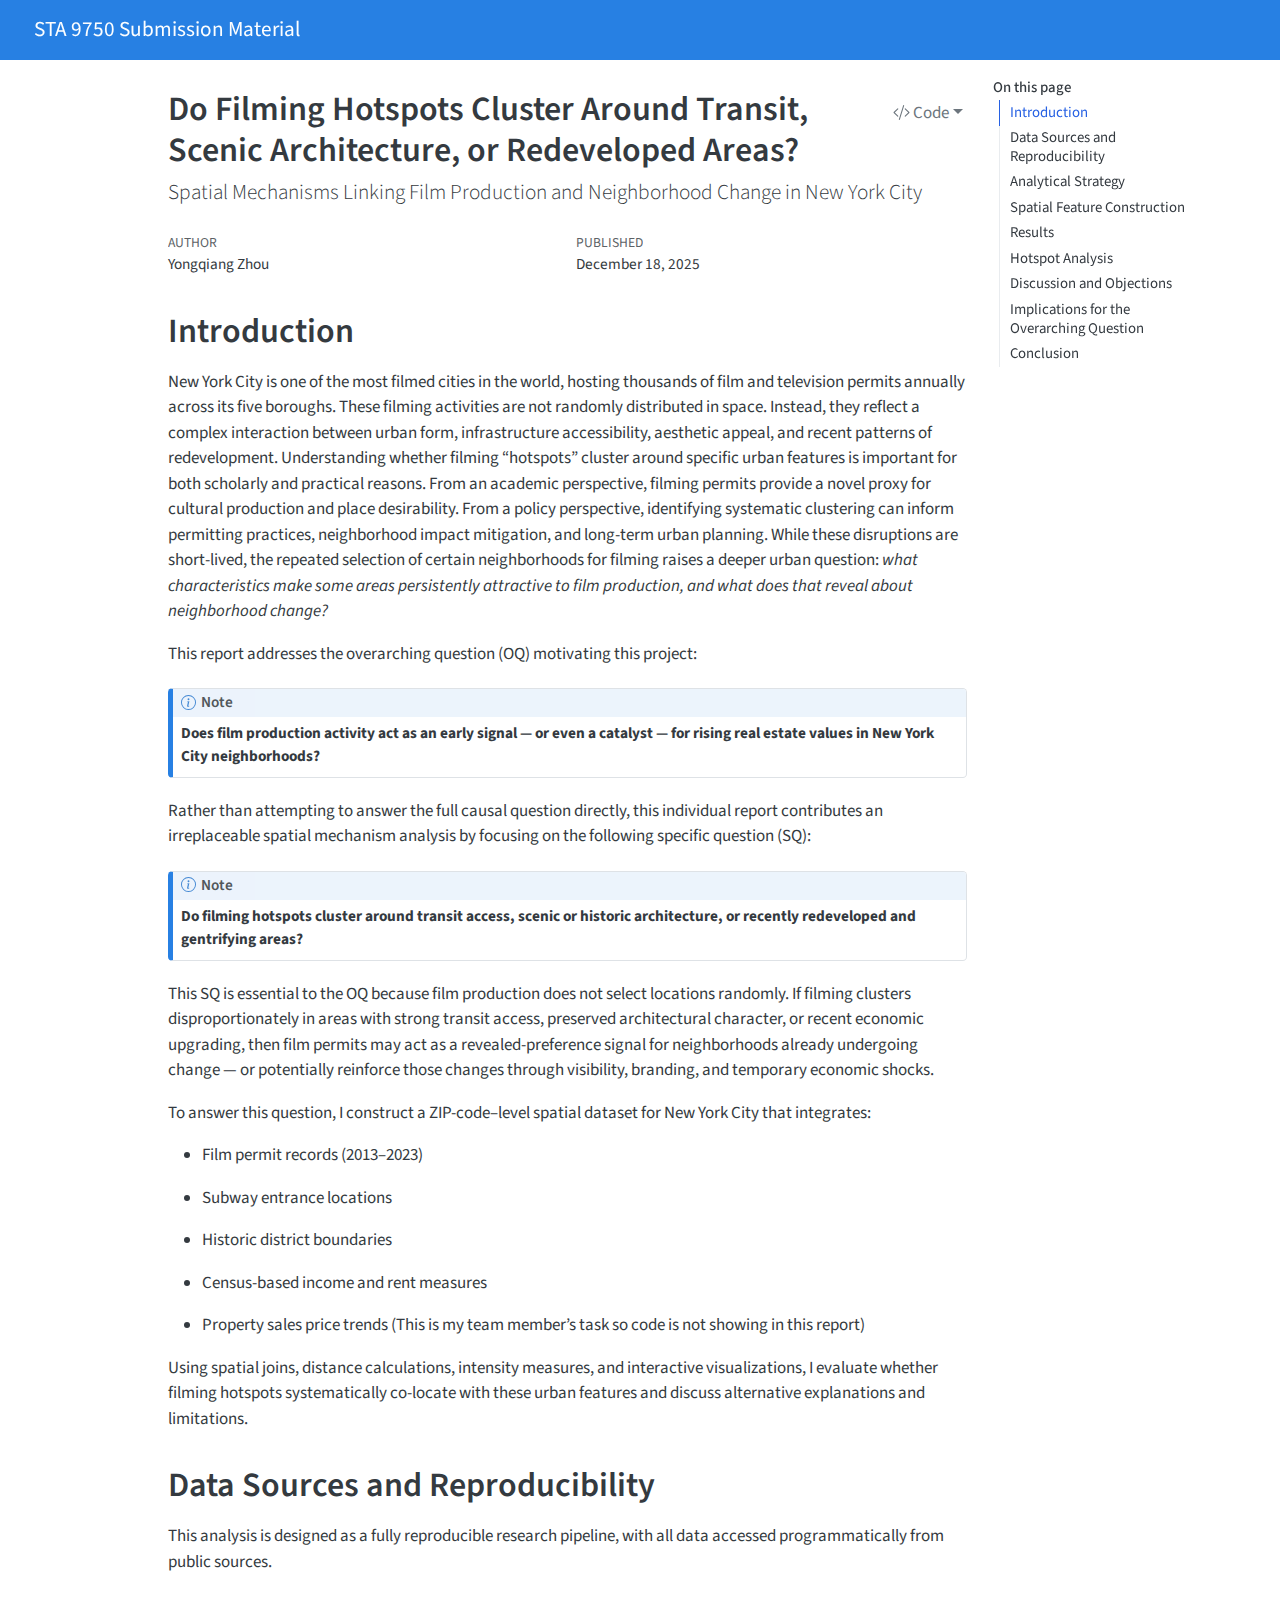
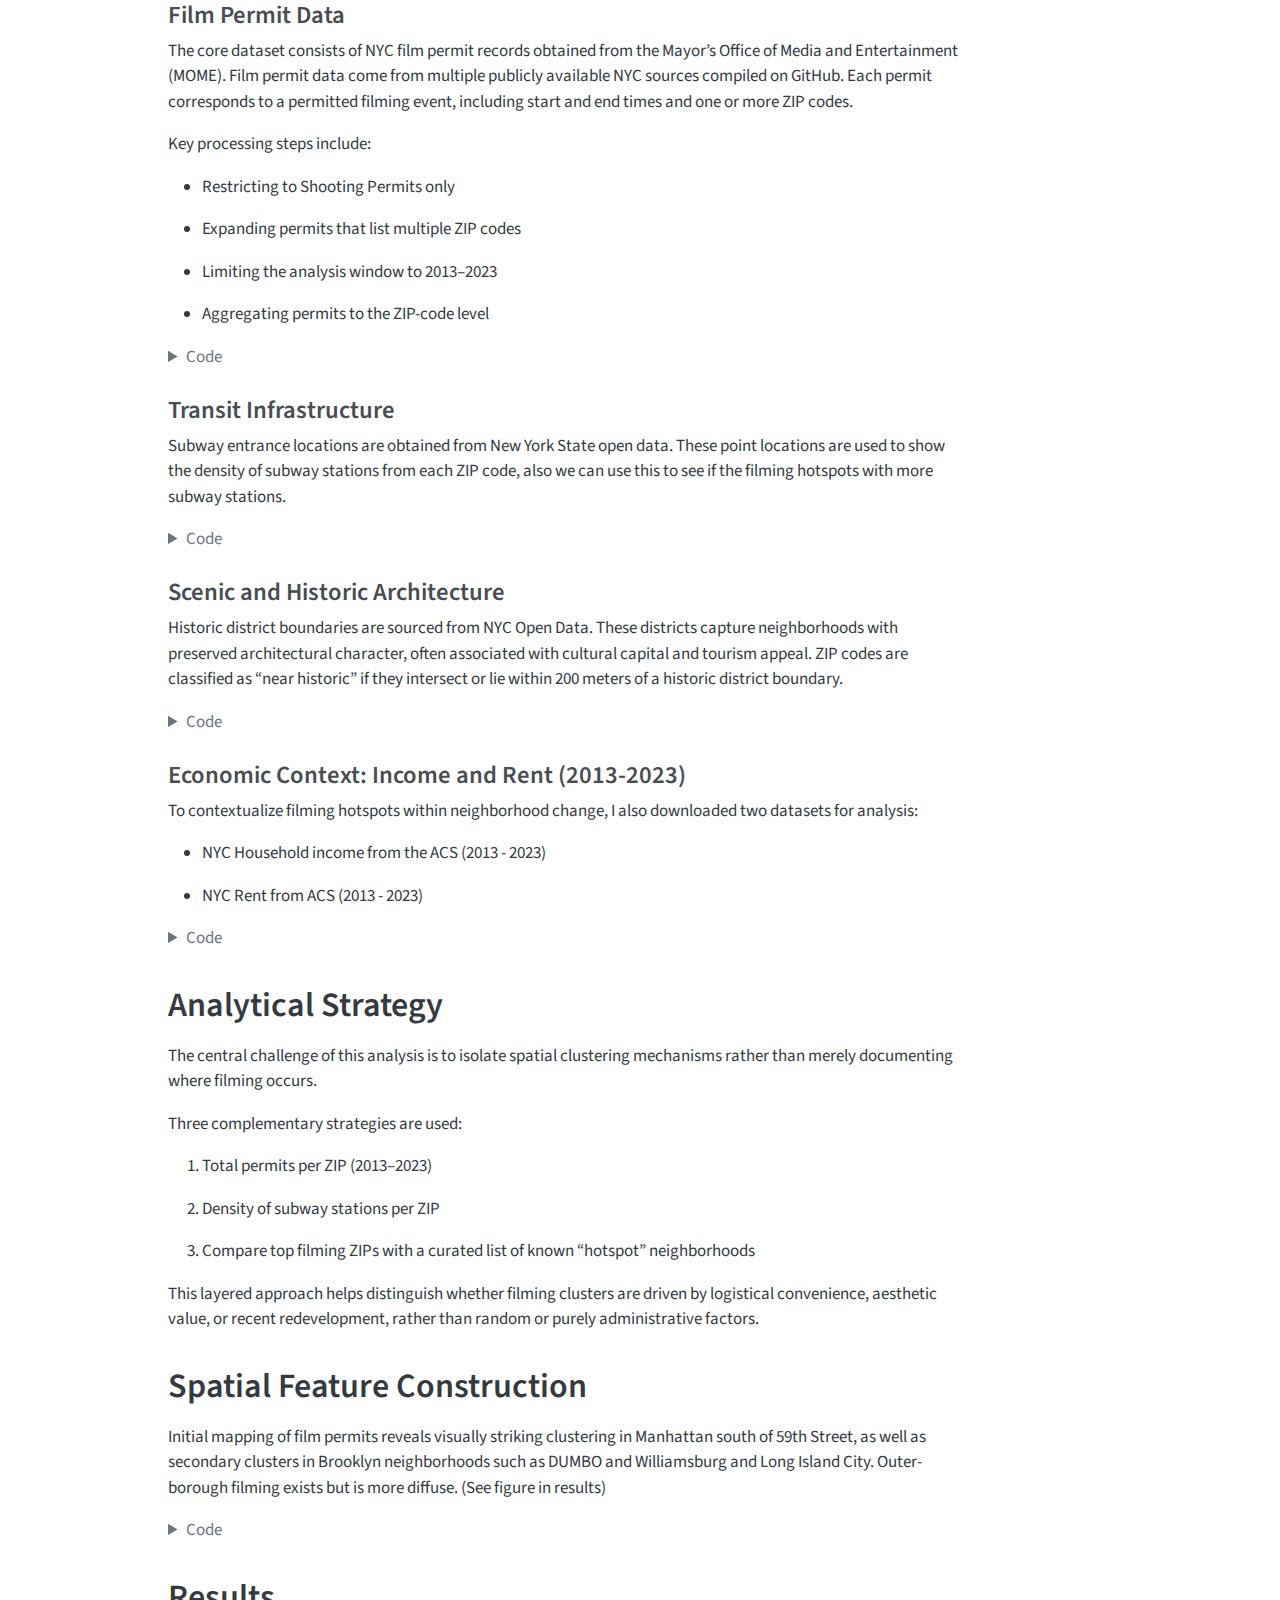
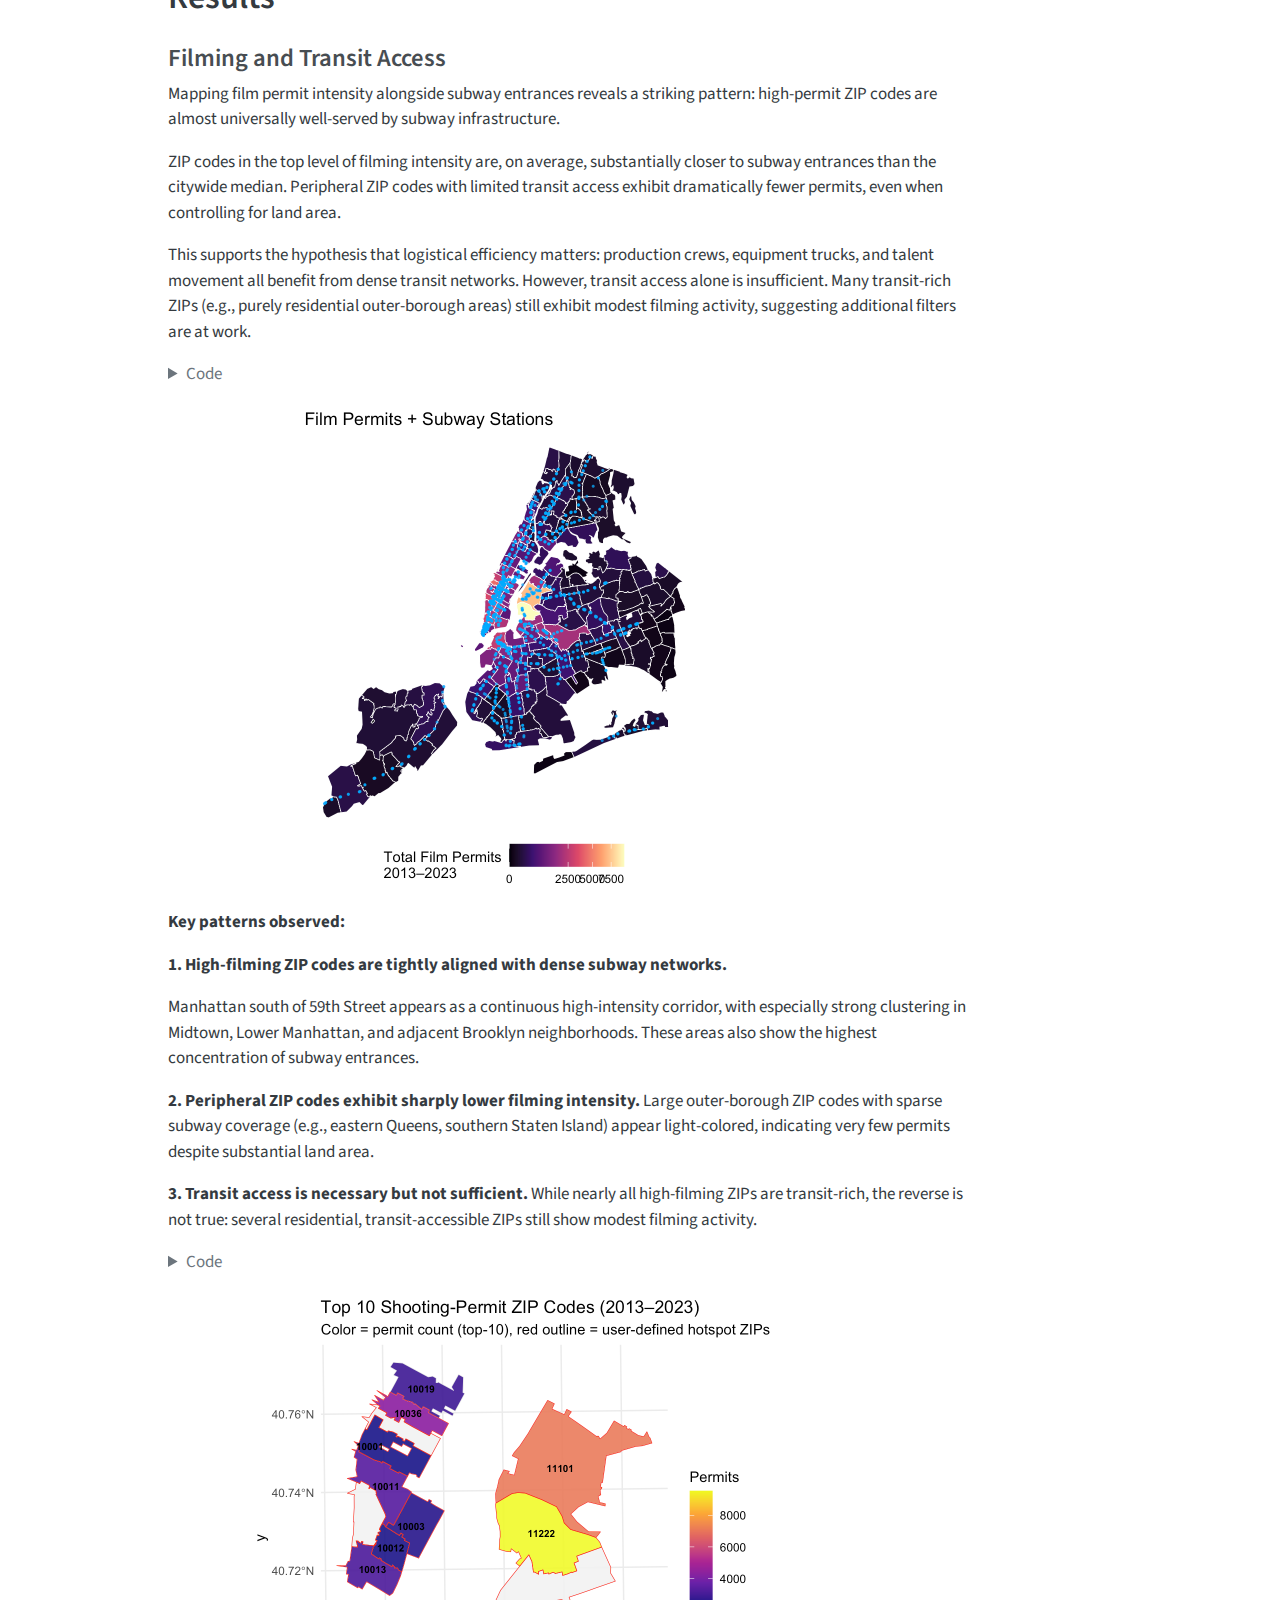
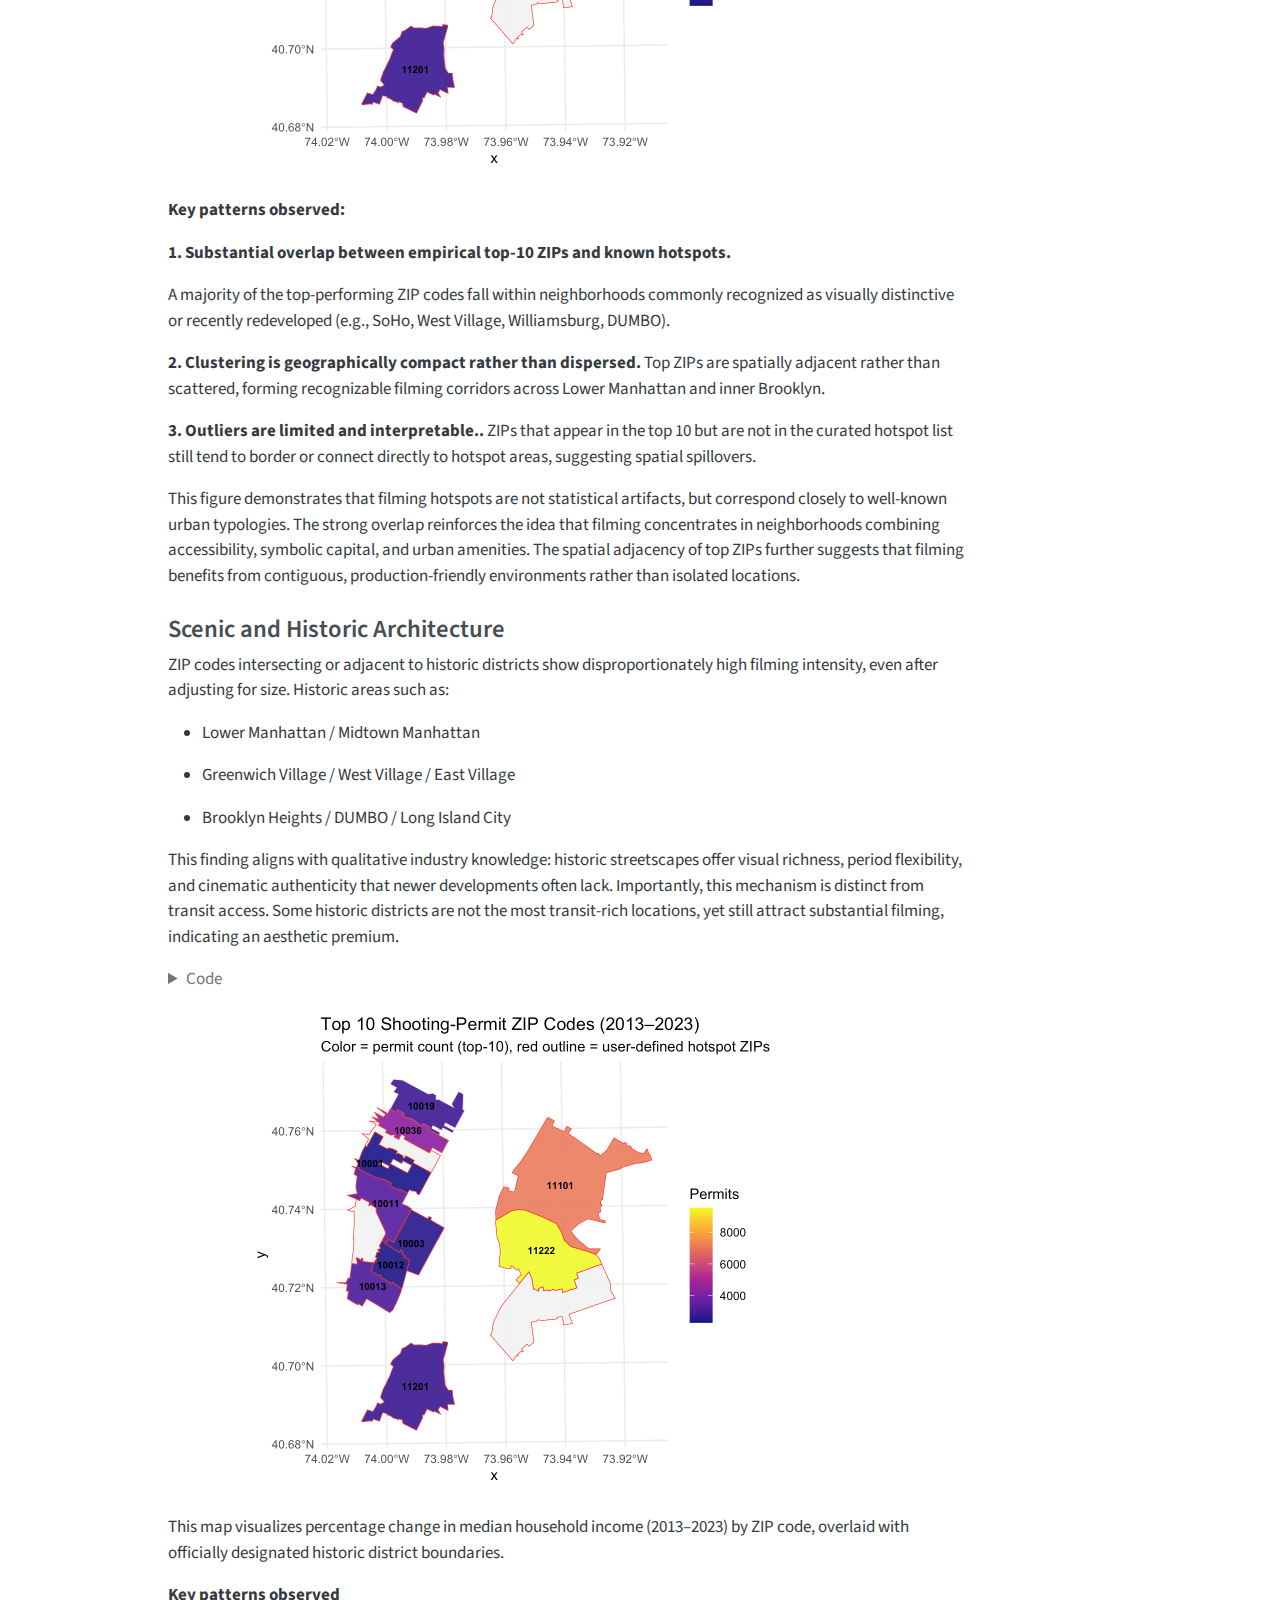
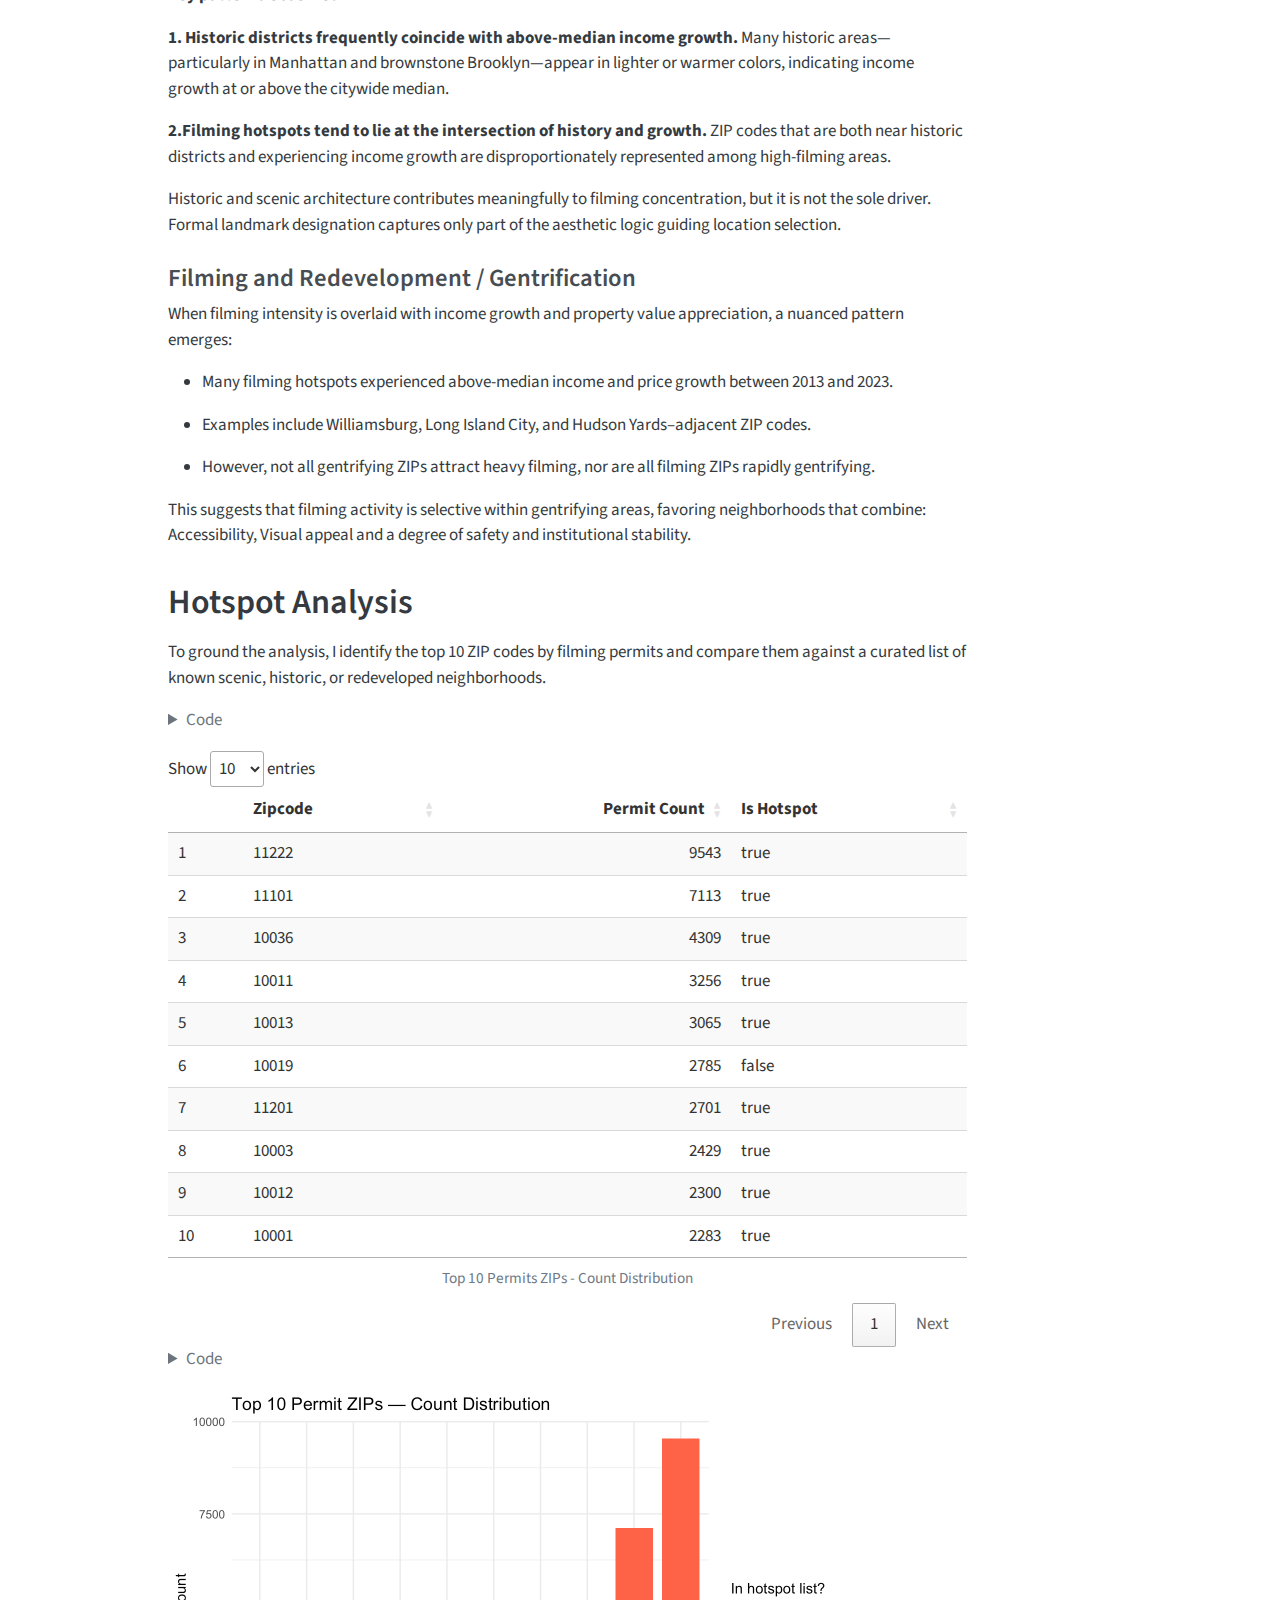
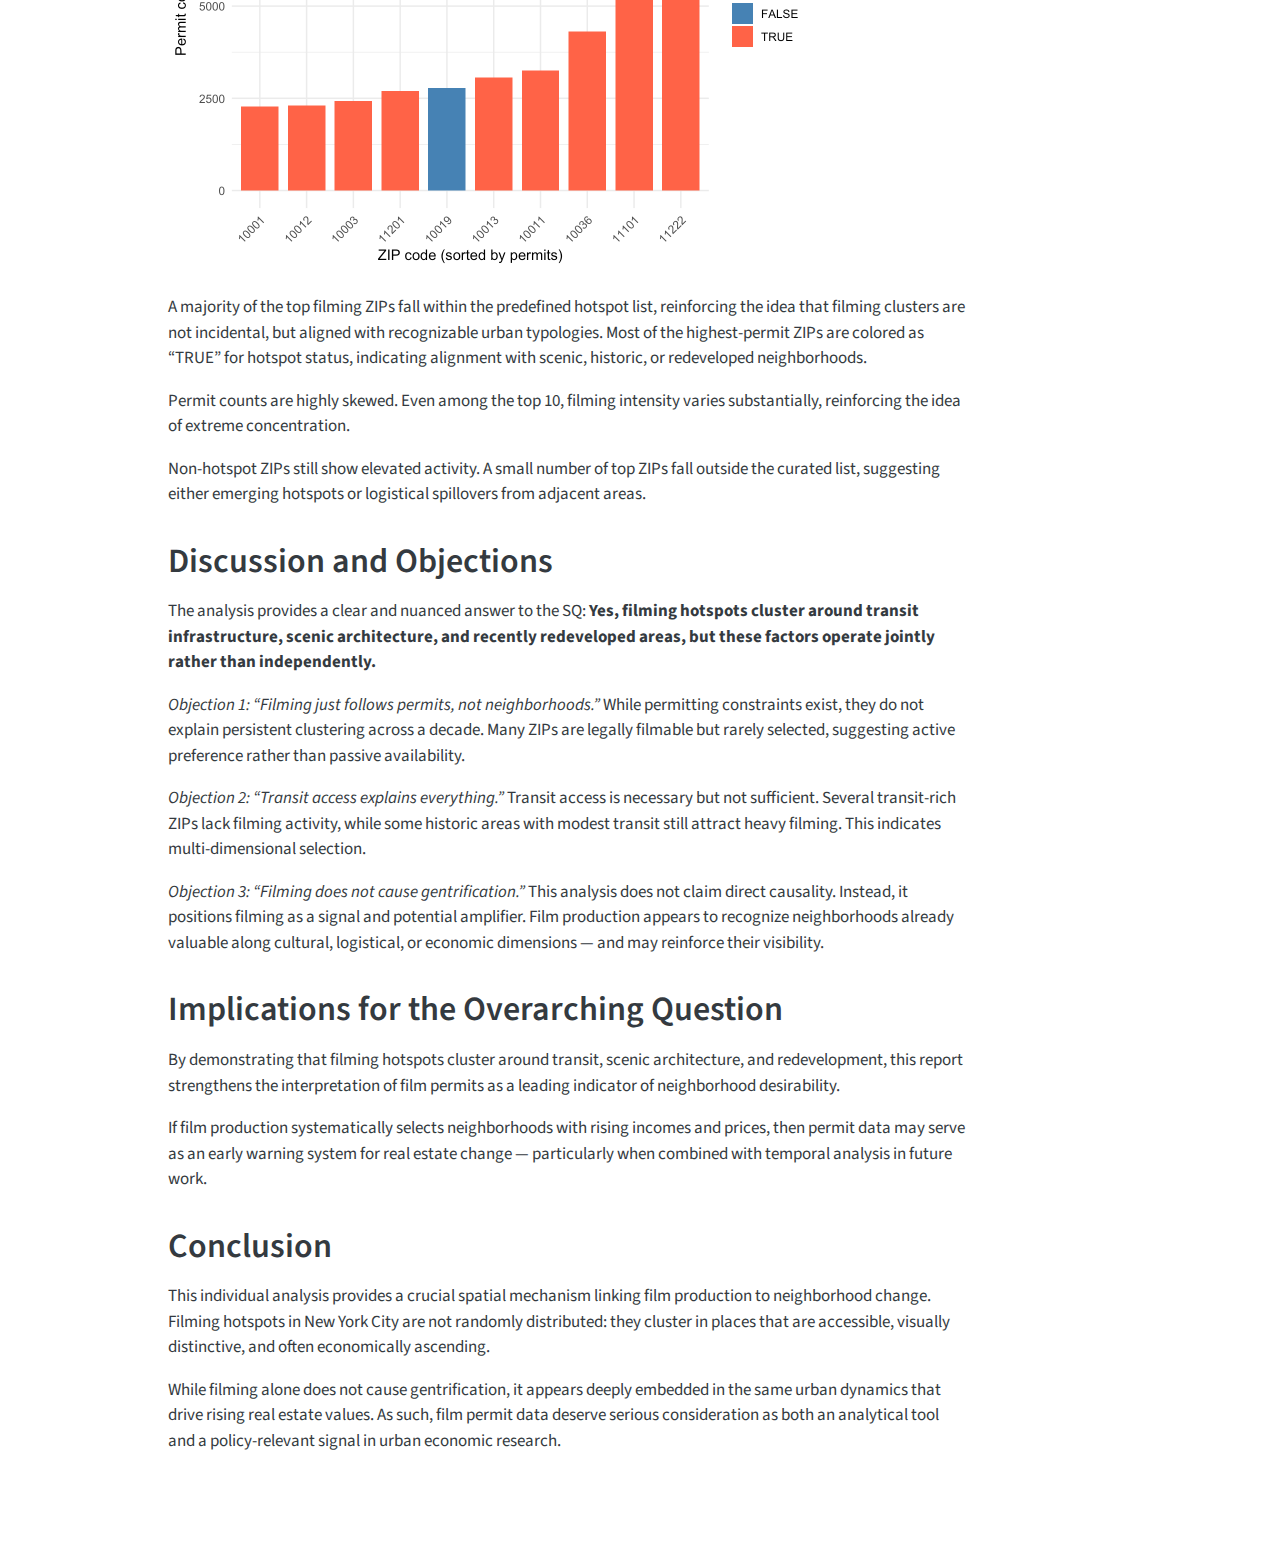
<file: docs/Individual Report.html>
<!DOCTYPE html>
<html xmlns="http://www.w3.org/1999/xhtml" lang="en" xml:lang="en"><head>

<meta charset="utf-8">
<meta name="generator" content="quarto-1.8.22">

<meta name="viewport" content="width=device-width, initial-scale=1.0, user-scalable=yes">

<meta name="author" content="Yongqiang Zhou">
<meta name="dcterms.date" content="2025-12-18">

<title>Do Filming Hotspots Cluster Around Transit, Scenic Architecture, or Redeveloped Areas? – STA 9750 Submission Material</title>
<style>
code{white-space: pre-wrap;}
span.smallcaps{font-variant: small-caps;}
div.columns{display: flex; gap: min(4vw, 1.5em);}
div.column{flex: auto; overflow-x: auto;}
div.hanging-indent{margin-left: 1.5em; text-indent: -1.5em;}
ul.task-list{list-style: none;}
ul.task-list li input[type="checkbox"] {
  width: 0.8em;
  margin: 0 0.8em 0.2em -1em; /* quarto-specific, see https://github.com/quarto-dev/quarto-cli/issues/4556 */ 
  vertical-align: middle;
}
/* CSS for syntax highlighting */
html { -webkit-text-size-adjust: 100%; }
pre > code.sourceCode { white-space: pre; position: relative; }
pre > code.sourceCode > span { display: inline-block; line-height: 1.25; }
pre > code.sourceCode > span:empty { height: 1.2em; }
.sourceCode { overflow: visible; }
code.sourceCode > span { color: inherit; text-decoration: inherit; }
div.sourceCode { margin: 1em 0; }
pre.sourceCode { margin: 0; }
@media screen {
div.sourceCode { overflow: auto; }
}
@media print {
pre > code.sourceCode { white-space: pre-wrap; }
pre > code.sourceCode > span { text-indent: -5em; padding-left: 5em; }
}
pre.numberSource code
  { counter-reset: source-line 0; }
pre.numberSource code > span
  { position: relative; left: -4em; counter-increment: source-line; }
pre.numberSource code > span > a:first-child::before
  { content: counter(source-line);
    position: relative; left: -1em; text-align: right; vertical-align: baseline;
    border: none; display: inline-block;
    -webkit-touch-callout: none; -webkit-user-select: none;
    -khtml-user-select: none; -moz-user-select: none;
    -ms-user-select: none; user-select: none;
    padding: 0 4px; width: 4em;
  }
pre.numberSource { margin-left: 3em;  padding-left: 4px; }
div.sourceCode
  {   }
@media screen {
pre > code.sourceCode > span > a:first-child::before { text-decoration: underline; }
}
</style>


<script src="site_libs/quarto-nav/quarto-nav.js"></script>
<script src="site_libs/quarto-nav/headroom.min.js"></script>
<script src="site_libs/clipboard/clipboard.min.js"></script>
<script src="site_libs/quarto-search/autocomplete.umd.js"></script>
<script src="site_libs/quarto-search/fuse.min.js"></script>
<script src="site_libs/quarto-search/quarto-search.js"></script>
<meta name="quarto:offset" content="./">
<script src="site_libs/quarto-html/quarto.js" type="module"></script>
<script src="site_libs/quarto-html/tabsets/tabsets.js" type="module"></script>
<script src="site_libs/quarto-html/axe/axe-check.js" type="module"></script>
<script src="site_libs/quarto-html/popper.min.js"></script>
<script src="site_libs/quarto-html/tippy.umd.min.js"></script>
<script src="site_libs/quarto-html/anchor.min.js"></script>
<link href="site_libs/quarto-html/tippy.css" rel="stylesheet">
<link href="site_libs/quarto-html/quarto-syntax-highlighting-cd7454b418030687c631a6a7286fbe16.css" rel="stylesheet" id="quarto-text-highlighting-styles">
<script src="site_libs/bootstrap/bootstrap.min.js"></script>
<link href="site_libs/bootstrap/bootstrap-icons.css" rel="stylesheet">
<link href="site_libs/bootstrap/bootstrap-f245066ca199b7326ac6b360085ddf3a.min.css" rel="stylesheet" append-hash="true" id="quarto-bootstrap" data-mode="light">
<script id="quarto-search-options" type="application/json">{
  "location": "navbar",
  "copy-button": false,
  "collapse-after": 3,
  "panel-placement": "end",
  "type": "overlay",
  "limit": 50,
  "keyboard-shortcut": [
    "f",
    "/",
    "s"
  ],
  "show-item-context": false,
  "language": {
    "search-no-results-text": "No results",
    "search-matching-documents-text": "matching documents",
    "search-copy-link-title": "Copy link to search",
    "search-hide-matches-text": "Hide additional matches",
    "search-more-match-text": "more match in this document",
    "search-more-matches-text": "more matches in this document",
    "search-clear-button-title": "Clear",
    "search-text-placeholder": "",
    "search-detached-cancel-button-title": "Cancel",
    "search-submit-button-title": "Submit",
    "search-label": "Search"
  }
}</script>
<style>html{ scroll-behavior: smooth; }</style>
<link href="site_libs/htmltools-fill-0.5.8.1/fill.css" rel="stylesheet">
<script src="site_libs/htmlwidgets-1.6.4/htmlwidgets.js"></script>
<link href="site_libs/datatables-css-0.0.0/datatables-crosstalk.css" rel="stylesheet">
<script src="site_libs/datatables-binding-0.34.0/datatables.js"></script>
<script src="site_libs/jquery-3.6.0/jquery-3.6.0.min.js"></script>
<link href="site_libs/dt-core-1.13.6/css/jquery.dataTables.min.css" rel="stylesheet">
<link href="site_libs/dt-core-1.13.6/css/jquery.dataTables.extra.css" rel="stylesheet">
<script src="site_libs/dt-core-1.13.6/js/jquery.dataTables.min.js"></script>
<link href="site_libs/crosstalk-1.2.1/css/crosstalk.min.css" rel="stylesheet">
<script src="site_libs/crosstalk-1.2.1/js/crosstalk.min.js"></script>
<link href="site_libs/pagedtable-1.1/css/pagedtable.css" rel="stylesheet">
<script src="site_libs/pagedtable-1.1/js/pagedtable.js"></script>


</head>

<body class="nav-fixed quarto-light">

<div id="quarto-search-results"></div>
  <header id="quarto-header" class="headroom fixed-top">
    <nav class="navbar navbar-expand-lg " data-bs-theme="dark">
      <div class="navbar-container container-fluid">
      <div class="navbar-brand-container mx-auto">
    <a href="./index.html" class="navbar-brand navbar-brand-logo">
    </a>
    <a class="navbar-brand" href="./index.html">
    <span class="navbar-title">STA 9750 Submission Material</span>
    </a>
  </div>
        <div class="quarto-navbar-tools tools-end">
</div>
      </div> <!-- /container-fluid -->
    </nav>
</header>
<!-- content -->
<div id="quarto-content" class="quarto-container page-columns page-rows-contents page-layout-article page-navbar">
<!-- sidebar -->
<!-- margin-sidebar -->
    <div id="quarto-margin-sidebar" class="sidebar margin-sidebar">
        <nav id="TOC" role="doc-toc" class="toc-active">
    <h2 id="toc-title">On this page</h2>
   
  <ul>
  <li><a href="#introduction" id="toc-introduction" class="nav-link active" data-scroll-target="#introduction">Introduction</a></li>
  <li><a href="#data-sources-and-reproducibility" id="toc-data-sources-and-reproducibility" class="nav-link" data-scroll-target="#data-sources-and-reproducibility">Data Sources and Reproducibility</a>
  <ul class="collapse">
  <li><a href="#film-permit-data" id="toc-film-permit-data" class="nav-link" data-scroll-target="#film-permit-data">Film Permit Data</a></li>
  <li><a href="#transit-infrastructure" id="toc-transit-infrastructure" class="nav-link" data-scroll-target="#transit-infrastructure">Transit Infrastructure</a></li>
  <li><a href="#scenic-and-historic-architecture" id="toc-scenic-and-historic-architecture" class="nav-link" data-scroll-target="#scenic-and-historic-architecture">Scenic and Historic Architecture</a></li>
  <li><a href="#economic-context-income-and-rent-2013-2023" id="toc-economic-context-income-and-rent-2013-2023" class="nav-link" data-scroll-target="#economic-context-income-and-rent-2013-2023">Economic Context: Income and Rent (2013-2023)</a></li>
  </ul></li>
  <li><a href="#analytical-strategy" id="toc-analytical-strategy" class="nav-link" data-scroll-target="#analytical-strategy">Analytical Strategy</a></li>
  <li><a href="#spatial-feature-construction" id="toc-spatial-feature-construction" class="nav-link" data-scroll-target="#spatial-feature-construction">Spatial Feature Construction</a></li>
  <li><a href="#results" id="toc-results" class="nav-link" data-scroll-target="#results">Results</a>
  <ul class="collapse">
  <li><a href="#filming-and-transit-access" id="toc-filming-and-transit-access" class="nav-link" data-scroll-target="#filming-and-transit-access">Filming and Transit Access</a></li>
  <li><a href="#scenic-and-historic-architecture-1" id="toc-scenic-and-historic-architecture-1" class="nav-link" data-scroll-target="#scenic-and-historic-architecture-1">Scenic and Historic Architecture</a></li>
  <li><a href="#filming-and-redevelopment-gentrification" id="toc-filming-and-redevelopment-gentrification" class="nav-link" data-scroll-target="#filming-and-redevelopment-gentrification">Filming and Redevelopment / Gentrification</a></li>
  </ul></li>
  <li><a href="#hotspot-analysis" id="toc-hotspot-analysis" class="nav-link" data-scroll-target="#hotspot-analysis">Hotspot Analysis</a></li>
  <li><a href="#discussion-and-objections" id="toc-discussion-and-objections" class="nav-link" data-scroll-target="#discussion-and-objections">Discussion and Objections</a></li>
  <li><a href="#implications-for-the-overarching-question" id="toc-implications-for-the-overarching-question" class="nav-link" data-scroll-target="#implications-for-the-overarching-question">Implications for the Overarching Question</a></li>
  <li><a href="#conclusion" id="toc-conclusion" class="nav-link" data-scroll-target="#conclusion">Conclusion</a></li>
  </ul>
</nav>
    </div>
<!-- main -->
<main class="content" id="quarto-document-content">

<header id="title-block-header" class="quarto-title-block default">
<div class="quarto-title">
<div class="quarto-title-block"><div><h1 class="title">Do Filming Hotspots Cluster Around Transit, Scenic Architecture, or Redeveloped Areas?</h1><button type="button" class="btn code-tools-button dropdown-toggle" id="quarto-code-tools-menu" data-bs-toggle="dropdown" aria-expanded="false"><i class="bi"></i> Code</button><ul class="dropdown-menu dropdown-menu-end" aria-labelelledby="quarto-code-tools-menu"><li><a id="quarto-show-all-code" class="dropdown-item" href="javascript:void(0)" role="button">Show All Code</a></li><li><a id="quarto-hide-all-code" class="dropdown-item" href="javascript:void(0)" role="button">Hide All Code</a></li><li><hr class="dropdown-divider"></li><li><a id="quarto-view-source" class="dropdown-item" href="javascript:void(0)" role="button">View Source</a></li></ul></div></div>
<p class="subtitle lead">Spatial Mechanisms Linking Film Production and Neighborhood Change in New York City</p>
</div>



<div class="quarto-title-meta">

    <div>
    <div class="quarto-title-meta-heading">Author</div>
    <div class="quarto-title-meta-contents">
             <p>Yongqiang Zhou </p>
          </div>
  </div>
    
    <div>
    <div class="quarto-title-meta-heading">Published</div>
    <div class="quarto-title-meta-contents">
      <p class="date">December 18, 2025</p>
    </div>
  </div>
  
    
  </div>
  


</header>


<section id="introduction" class="level1">
<h1>Introduction</h1>
<p>New York City is one of the most filmed cities in the world, hosting thousands of film and television permits annually across its five boroughs. These filming activities are not randomly distributed in space. Instead, they reflect a complex interaction between urban form, infrastructure accessibility, aesthetic appeal, and recent patterns of redevelopment. Understanding whether filming “hotspots” cluster around specific urban features is important for both scholarly and practical reasons. From an academic perspective, filming permits provide a novel proxy for cultural production and place desirability. From a policy perspective, identifying systematic clustering can inform permitting practices, neighborhood impact mitigation, and long-term urban planning. While these disruptions are short-lived, the repeated selection of certain neighborhoods for filming raises a deeper urban question: <em>what characteristics make some areas persistently attractive to film production, and what does that reveal about neighborhood change?</em></p>
<p>This report addresses the overarching question (OQ) motivating this project:</p>
<div class="callout callout-style-default callout-note callout-titled">
<div class="callout-header d-flex align-content-center">
<div class="callout-icon-container">
<i class="callout-icon"></i>
</div>
<div class="callout-title-container flex-fill">
Note
</div>
</div>
<div class="callout-body-container callout-body">
<p><strong>Does film production activity act as an early signal — or even a catalyst — for rising real estate values in New York City neighborhoods?</strong></p>
</div>
</div>
<p>Rather than attempting to answer the full causal question directly, this individual report contributes an irreplaceable spatial mechanism analysis by focusing on the following specific question (SQ):</p>
<div class="callout callout-style-default callout-note callout-titled">
<div class="callout-header d-flex align-content-center">
<div class="callout-icon-container">
<i class="callout-icon"></i>
</div>
<div class="callout-title-container flex-fill">
Note
</div>
</div>
<div class="callout-body-container callout-body">
<p><strong>Do filming hotspots cluster around transit access, scenic or historic architecture, or recently redeveloped and gentrifying areas?</strong></p>
</div>
</div>
<p>This SQ is essential to the OQ because film production does not select locations randomly. If filming clusters disproportionately in areas with strong transit access, preserved architectural character, or recent economic upgrading, then film permits may act as a revealed-preference signal for neighborhoods already undergoing change — or potentially reinforce those changes through visibility, branding, and temporary economic shocks.</p>
<p>To answer this question, I construct a ZIP-code–level spatial dataset for New York City that integrates:</p>
<ul>
<li><p>Film permit records (2013–2023)</p></li>
<li><p>Subway entrance locations</p></li>
<li><p>Historic district boundaries</p></li>
<li><p>Census-based income and rent measures</p></li>
<li><p>Property sales price trends (This is my team member’s task so code is not showing in this report)</p></li>
</ul>
<p>Using spatial joins, distance calculations, intensity measures, and interactive visualizations, I evaluate whether filming hotspots systematically co-locate with these urban features and discuss alternative explanations and limitations.</p>
</section>
<section id="data-sources-and-reproducibility" class="level1">
<h1>Data Sources and Reproducibility</h1>
<p>This analysis is designed as a fully reproducible research pipeline, with all data accessed programmatically from public sources.</p>
<section id="film-permit-data" class="level3">
<h3 class="anchored" data-anchor-id="film-permit-data">Film Permit Data</h3>
<p>The core dataset consists of NYC film permit records obtained from the Mayor’s Office of Media and Entertainment (MOME). Film permit data come from multiple publicly available NYC sources compiled on GitHub. Each permit corresponds to a permitted filming event, including start and end times and one or more ZIP codes.</p>
<p>Key processing steps include:</p>
<ul>
<li><p>Restricting to Shooting Permits only</p></li>
<li><p>Expanding permits that list multiple ZIP codes</p></li>
<li><p>Limiting the analysis window to 2013–2023</p></li>
<li><p>Aggregating permits to the ZIP-code level</p></li>
</ul>
<div class="cell">
<details class="code-fold">
<summary>Code</summary>
<div class="code-copy-outer-scaffold"><div class="sourceCode cell-code" id="cb1"><pre class="sourceCode r code-with-copy"><code class="sourceCode r"><span id="cb1-1"><a href="#cb1-1" aria-hidden="true" tabindex="-1"></a><span class="co"># FILM PERMITS CLEANING</span></span>
<span id="cb1-2"><a href="#cb1-2" aria-hidden="true" tabindex="-1"></a></span>
<span id="cb1-3"><a href="#cb1-3" aria-hidden="true" tabindex="-1"></a><span class="co"># This code was done by teammate Paul because it is his task.</span></span>
<span id="cb1-4"><a href="#cb1-4" aria-hidden="true" tabindex="-1"></a><span class="fu">library</span>(tidyverse)</span>
<span id="cb1-5"><a href="#cb1-5" aria-hidden="true" tabindex="-1"></a><span class="fu">library</span>(lubridate)</span>
<span id="cb1-6"><a href="#cb1-6" aria-hidden="true" tabindex="-1"></a><span class="fu">library</span>(dplyr)</span>
<span id="cb1-7"><a href="#cb1-7" aria-hidden="true" tabindex="-1"></a>permits <span class="ot">&lt;-</span> <span class="fu">read_csv</span>(<span class="st">"https://raw.githubusercontent.com/NewYorkCityCouncil/film_industry_hearing/refs/heads/master/permits.csv"</span>) </span>
<span id="cb1-8"><a href="#cb1-8" aria-hidden="true" tabindex="-1"></a></span>
<span id="cb1-9"><a href="#cb1-9" aria-hidden="true" tabindex="-1"></a><span class="fu">write_csv</span>(permits, <span class="at">file =</span> <span class="st">"permits_data.csv"</span>)</span>
<span id="cb1-10"><a href="#cb1-10" aria-hidden="true" tabindex="-1"></a></span>
<span id="cb1-11"><a href="#cb1-11" aria-hidden="true" tabindex="-1"></a></span>
<span id="cb1-12"><a href="#cb1-12" aria-hidden="true" tabindex="-1"></a></span>
<span id="cb1-13"><a href="#cb1-13" aria-hidden="true" tabindex="-1"></a>Recent_Permits <span class="ot">&lt;-</span> <span class="fu">read.csv</span>(<span class="st">"https://raw.githubusercontent.com/ppiatkow55/STA9750-2025-FALL/refs/heads/main/docs/Film_Permits_20251105.csv"</span>)</span>
<span id="cb1-14"><a href="#cb1-14" aria-hidden="true" tabindex="-1"></a></span>
<span id="cb1-15"><a href="#cb1-15" aria-hidden="true" tabindex="-1"></a><span class="fu">write_csv</span>(permits, <span class="at">file =</span> <span class="st">"Recent_Permits.csv"</span>)</span>
<span id="cb1-16"><a href="#cb1-16" aria-hidden="true" tabindex="-1"></a></span>
<span id="cb1-17"><a href="#cb1-17" aria-hidden="true" tabindex="-1"></a></span>
<span id="cb1-18"><a href="#cb1-18" aria-hidden="true" tabindex="-1"></a>permits_found <span class="ot">&lt;-</span> <span class="fu">read_csv</span>(<span class="st">"https://raw.githubusercontent.com/NewYorkCityCouncil/film_industry_hearing/refs/heads/master/permits_mar23.csv"</span>)</span>
<span id="cb1-19"><a href="#cb1-19" aria-hidden="true" tabindex="-1"></a></span>
<span id="cb1-20"><a href="#cb1-20" aria-hidden="true" tabindex="-1"></a><span class="fu">write_csv</span>(permits, <span class="at">file =</span> <span class="st">"permits_found.csv"</span>) </span>
<span id="cb1-21"><a href="#cb1-21" aria-hidden="true" tabindex="-1"></a></span>
<span id="cb1-22"><a href="#cb1-22" aria-hidden="true" tabindex="-1"></a>Table1 <span class="ot">&lt;-</span> Recent_Permits <span class="sc">|&gt;</span></span>
<span id="cb1-23"><a href="#cb1-23" aria-hidden="true" tabindex="-1"></a>  <span class="fu">rename_with</span>(tolower) <span class="sc">|&gt;</span></span>
<span id="cb1-24"><a href="#cb1-24" aria-hidden="true" tabindex="-1"></a>  <span class="fu">mutate</span>(<span class="at">startdatetime =</span> <span class="fu">mdy_hms</span>(startdatetime)) <span class="sc">|&gt;</span></span>
<span id="cb1-25"><a href="#cb1-25" aria-hidden="true" tabindex="-1"></a>  <span class="fu">mutate</span>(<span class="at">enddatetime =</span> <span class="fu">mdy_hms</span>(enddatetime)) <span class="sc">|&gt;</span></span>
<span id="cb1-26"><a href="#cb1-26" aria-hidden="true" tabindex="-1"></a>  <span class="fu">mutate</span>(<span class="at">enteredon =</span> <span class="fu">mdy_hms</span>(enteredon))</span>
<span id="cb1-27"><a href="#cb1-27" aria-hidden="true" tabindex="-1"></a></span>
<span id="cb1-28"><a href="#cb1-28" aria-hidden="true" tabindex="-1"></a>Table2 <span class="ot">&lt;-</span> permits_found <span class="sc">|&gt;</span></span>
<span id="cb1-29"><a href="#cb1-29" aria-hidden="true" tabindex="-1"></a>  <span class="fu">rename</span>(<span class="at">communityboard.s. =</span> communityboard_s,</span>
<span id="cb1-30"><a href="#cb1-30" aria-hidden="true" tabindex="-1"></a>         <span class="at">policeprecinct.s. =</span> policeprecinct_s,</span>
<span id="cb1-31"><a href="#cb1-31" aria-hidden="true" tabindex="-1"></a>         <span class="at">zipcode.s. =</span> zipcode_s)</span>
<span id="cb1-32"><a href="#cb1-32" aria-hidden="true" tabindex="-1"></a></span>
<span id="cb1-33"><a href="#cb1-33" aria-hidden="true" tabindex="-1"></a>combined <span class="ot">&lt;-</span> <span class="fu">full_join</span>(Table1, Table2)</span>
<span id="cb1-34"><a href="#cb1-34" aria-hidden="true" tabindex="-1"></a></span>
<span id="cb1-35"><a href="#cb1-35" aria-hidden="true" tabindex="-1"></a>One_Recent_Permits <span class="ot">&lt;-</span> Recent_Permits <span class="sc">|&gt;</span></span>
<span id="cb1-36"><a href="#cb1-36" aria-hidden="true" tabindex="-1"></a>  <span class="fu">rename</span>(<span class="at">eventid =</span> EventID, <span class="at">eventtype =</span> EventType) </span>
<span id="cb1-37"><a href="#cb1-37" aria-hidden="true" tabindex="-1"></a></span>
<span id="cb1-38"><a href="#cb1-38" aria-hidden="true" tabindex="-1"></a></span>
<span id="cb1-39"><a href="#cb1-39" aria-hidden="true" tabindex="-1"></a>combined1 <span class="ot">&lt;-</span> combined <span class="sc">|&gt;</span></span>
<span id="cb1-40"><a href="#cb1-40" aria-hidden="true" tabindex="-1"></a>  <span class="fu">select</span>(<span class="sc">-</span>parkingheld)</span>
<span id="cb1-41"><a href="#cb1-41" aria-hidden="true" tabindex="-1"></a></span>
<span id="cb1-42"><a href="#cb1-42" aria-hidden="true" tabindex="-1"></a>large_permits <span class="ot">&lt;-</span> permits <span class="sc">|&gt;</span></span>
<span id="cb1-43"><a href="#cb1-43" aria-hidden="true" tabindex="-1"></a>  <span class="fu">distinct</span>(eventid, <span class="at">.keep_all =</span> <span class="cn">TRUE</span>) <span class="sc">|&gt;</span></span>
<span id="cb1-44"><a href="#cb1-44" aria-hidden="true" tabindex="-1"></a>  <span class="fu">select</span>(<span class="sc">-</span>main, <span class="sc">-</span>cross_st_1, <span class="sc">-</span>cross_st_2) <span class="sc">|&gt;</span></span>
<span id="cb1-45"><a href="#cb1-45" aria-hidden="true" tabindex="-1"></a>  <span class="fu">rename</span>(<span class="at">policeprecinct.s.=</span> policeprecinct_s, <span class="at">communityboard.s. =</span> communityboard_s, <span class="at">zipcode.s. =</span> zipcode_s)</span>
<span id="cb1-46"><a href="#cb1-46" aria-hidden="true" tabindex="-1"></a></span>
<span id="cb1-47"><a href="#cb1-47" aria-hidden="true" tabindex="-1"></a></span>
<span id="cb1-48"><a href="#cb1-48" aria-hidden="true" tabindex="-1"></a>clean_permits <span class="ot">&lt;-</span> <span class="fu">full_join</span>(combined1, large_permits)</span>
<span id="cb1-49"><a href="#cb1-49" aria-hidden="true" tabindex="-1"></a></span>
<span id="cb1-50"><a href="#cb1-50" aria-hidden="true" tabindex="-1"></a>clean_permits <span class="ot">&lt;-</span> clean_permits <span class="sc">|&gt;</span></span>
<span id="cb1-51"><a href="#cb1-51" aria-hidden="true" tabindex="-1"></a>  <span class="fu">filter</span>(startdatetime <span class="sc">&gt;=</span> <span class="fu">as.Date</span>(<span class="st">"2013-01-01"</span>) <span class="sc">&amp;</span> startdatetime <span class="sc">&lt;=</span> <span class="fu">as.Date</span>(<span class="st">"2023-12-31"</span>), </span>
<span id="cb1-52"><a href="#cb1-52" aria-hidden="true" tabindex="-1"></a>         eventtype <span class="sc">==</span> (<span class="st">"Shooting Permit"</span>)) <span class="sc">|&gt;</span></span>
<span id="cb1-53"><a href="#cb1-53" aria-hidden="true" tabindex="-1"></a>  <span class="fu">separate_rows</span>(zipcode.s., <span class="at">sep =</span> <span class="st">",</span><span class="sc">\\</span><span class="st">s*"</span>) <span class="sc">|&gt;</span></span>
<span id="cb1-54"><a href="#cb1-54" aria-hidden="true" tabindex="-1"></a>  <span class="fu">mutate</span>(<span class="at">zipcode =</span> <span class="fu">trimws</span>(zipcode.s.),</span>
<span id="cb1-55"><a href="#cb1-55" aria-hidden="true" tabindex="-1"></a>         <span class="at">start_year =</span> <span class="fu">year</span>(startdatetime),</span>
<span id="cb1-56"><a href="#cb1-56" aria-hidden="true" tabindex="-1"></a>         <span class="at">start_month =</span> <span class="fu">month</span>(startdatetime),</span>
<span id="cb1-57"><a href="#cb1-57" aria-hidden="true" tabindex="-1"></a>         <span class="at">start_day =</span> <span class="fu">day</span>(startdatetime),</span>
<span id="cb1-58"><a href="#cb1-58" aria-hidden="true" tabindex="-1"></a>         <span class="at">end_year =</span> <span class="fu">year</span>(enddatetime),</span>
<span id="cb1-59"><a href="#cb1-59" aria-hidden="true" tabindex="-1"></a>         <span class="at">end_month =</span> <span class="fu">month</span>(enddatetime),</span>
<span id="cb1-60"><a href="#cb1-60" aria-hidden="true" tabindex="-1"></a>         <span class="at">end_day =</span> <span class="fu">day</span>(enddatetime)) <span class="sc">|&gt;</span></span>
<span id="cb1-61"><a href="#cb1-61" aria-hidden="true" tabindex="-1"></a>  <span class="fu">select</span>(<span class="sc">-</span>communityboard.s., <span class="sc">-</span>policeprecinct.s., <span class="sc">-</span>country, <span class="sc">-</span>zipcode.s., <span class="sc">-</span> enteredon, <span class="sc">-</span>startdatetime, <span class="sc">-</span>enddatetime) <span class="sc">|&gt;</span></span>
<span id="cb1-62"><a href="#cb1-62" aria-hidden="true" tabindex="-1"></a>  <span class="fu">relocate</span>(eventid, eventtype, start_year, start_month, start_day, end_year, end_month, end_day)</span>
<span id="cb1-63"><a href="#cb1-63" aria-hidden="true" tabindex="-1"></a></span>
<span id="cb1-64"><a href="#cb1-64" aria-hidden="true" tabindex="-1"></a>clean_permits <span class="ot">&lt;-</span> clean_permits <span class="sc">|&gt;</span></span>
<span id="cb1-65"><a href="#cb1-65" aria-hidden="true" tabindex="-1"></a>  <span class="fu">group_by</span>(zipcode, start_year) <span class="sc">|&gt;</span></span>
<span id="cb1-66"><a href="#cb1-66" aria-hidden="true" tabindex="-1"></a>  <span class="fu">mutate</span>(<span class="at">zip_count_by_year =</span> <span class="fu">n</span>()) <span class="sc">|&gt;</span></span>
<span id="cb1-67"><a href="#cb1-67" aria-hidden="true" tabindex="-1"></a>  <span class="fu">group_by</span>(zipcode, start_year, start_month) <span class="sc">|&gt;</span></span>
<span id="cb1-68"><a href="#cb1-68" aria-hidden="true" tabindex="-1"></a>  <span class="fu">mutate</span>(<span class="at">zip_count_by_month =</span> <span class="fu">n</span>()) <span class="sc">|&gt;</span></span>
<span id="cb1-69"><a href="#cb1-69" aria-hidden="true" tabindex="-1"></a>  <span class="fu">group_by</span>(zipcode) <span class="sc">|&gt;</span></span>
<span id="cb1-70"><a href="#cb1-70" aria-hidden="true" tabindex="-1"></a>  <span class="fu">mutate</span>(<span class="at">zip_count_total =</span> <span class="fu">n</span>()) <span class="sc">|&gt;</span></span>
<span id="cb1-71"><a href="#cb1-71" aria-hidden="true" tabindex="-1"></a>  <span class="fu">ungroup</span>()</span>
<span id="cb1-72"><a href="#cb1-72" aria-hidden="true" tabindex="-1"></a></span>
<span id="cb1-73"><a href="#cb1-73" aria-hidden="true" tabindex="-1"></a>clean_permits <span class="ot">&lt;-</span> clean_permits <span class="sc">|&gt;</span> <span class="fu">filter</span>(zipcode <span class="sc">!=</span> <span class="st">"0"</span>)</span></code></pre></div><button title="Copy to Clipboard" class="code-copy-button"><i class="bi"></i></button></div>
</details>
</div>
</section>
<section id="transit-infrastructure" class="level3">
<h3 class="anchored" data-anchor-id="transit-infrastructure">Transit Infrastructure</h3>
<p>Subway entrance locations are obtained from New York State open data. These point locations are used to show the density of subway stations from each ZIP code, also we can use this to see if the filming hotspots with more subway stations.</p>
<div class="cell">
<details class="code-fold">
<summary>Code</summary>
<div class="code-copy-outer-scaffold"><div class="sourceCode cell-code" id="cb2"><pre class="sourceCode r code-with-copy"><code class="sourceCode r"><span id="cb2-1"><a href="#cb2-1" aria-hidden="true" tabindex="-1"></a><span class="fu">library</span>(sf)</span>
<span id="cb2-2"><a href="#cb2-2" aria-hidden="true" tabindex="-1"></a><span class="co"># Subway entrances (MTA open data - direct link works Dec 2025)</span></span>
<span id="cb2-3"><a href="#cb2-3" aria-hidden="true" tabindex="-1"></a>subway <span class="ot">&lt;-</span> <span class="fu">read_csv</span>(<span class="st">"https://data.ny.gov/api/views/i9wp-a4ja/rows.csv?accessType=DOWNLOAD"</span>) <span class="sc">|&gt;</span></span>
<span id="cb2-4"><a href="#cb2-4" aria-hidden="true" tabindex="-1"></a>  <span class="fu">st_as_sf</span>(<span class="at">coords =</span> <span class="fu">c</span>(<span class="st">"Entrance Longitude"</span>, <span class="st">"Entrance Latitude"</span>), <span class="at">crs =</span> <span class="dv">4326</span>) <span class="sc">|&gt;</span></span>
<span id="cb2-5"><a href="#cb2-5" aria-hidden="true" tabindex="-1"></a>  <span class="fu">st_transform</span>(<span class="dv">26918</span>) <span class="sc">|&gt;</span></span>
<span id="cb2-6"><a href="#cb2-6" aria-hidden="true" tabindex="-1"></a>  <span class="fu">filter</span>(<span class="st">`</span><span class="at">Constituent Station Name</span><span class="st">`</span> <span class="sc">!=</span> <span class="st">""</span>)  <span class="co"># remove duplicates</span></span></code></pre></div><button title="Copy to Clipboard" class="code-copy-button"><i class="bi"></i></button></div>
</details>
</div>
</section>
<section id="scenic-and-historic-architecture" class="level3">
<h3 class="anchored" data-anchor-id="scenic-and-historic-architecture">Scenic and Historic Architecture</h3>
<p>Historic district boundaries are sourced from NYC Open Data. These districts capture neighborhoods with preserved architectural character, often associated with cultural capital and tourism appeal. ZIP codes are classified as “near historic” if they intersect or lie within 200 meters of a historic district boundary.</p>
<div class="cell">
<details class="code-fold">
<summary>Code</summary>
<div class="code-copy-outer-scaffold"><div class="sourceCode cell-code" id="cb3"><pre class="sourceCode r code-with-copy"><code class="sourceCode r"><span id="cb3-1"><a href="#cb3-1" aria-hidden="true" tabindex="-1"></a><span class="co"># NYC Historic Districts (official shapefile from NYC Open Data)</span></span>
<span id="cb3-2"><a href="#cb3-2" aria-hidden="true" tabindex="-1"></a></span>
<span id="cb3-3"><a href="#cb3-3" aria-hidden="true" tabindex="-1"></a>hist_dist <span class="ot">&lt;-</span> <span class="fu">tryCatch</span>({</span>
<span id="cb3-4"><a href="#cb3-4" aria-hidden="true" tabindex="-1"></a>  <span class="fu">st_read</span>(<span class="st">"https://data.cityofnewyork.us/api/geospatial/xbvj-gfnw?method=export&amp;format=GeoJSON"</span>,</span>
<span id="cb3-5"><a href="#cb3-5" aria-hidden="true" tabindex="-1"></a>          <span class="at">quiet =</span> <span class="cn">TRUE</span>) <span class="sc">|&gt;</span></span>
<span id="cb3-6"><a href="#cb3-6" aria-hidden="true" tabindex="-1"></a>    <span class="fu">st_transform</span>(<span class="dv">26918</span>)</span>
<span id="cb3-7"><a href="#cb3-7" aria-hidden="true" tabindex="-1"></a>}, <span class="at">error =</span> <span class="cf">function</span>(e) {</span>
<span id="cb3-8"><a href="#cb3-8" aria-hidden="true" tabindex="-1"></a>  <span class="fu">warning</span>(<span class="st">"Historic districts download failed: "</span>, e<span class="sc">$</span>message, <span class="st">". Proceeding without historic layer (near_historic = FALSE). Download manually from https://data.cityofnewyork.us/Housing-Development/Historic-Districts-Map-/xbvj-gfnw"</span>)</span>
<span id="cb3-9"><a href="#cb3-9" aria-hidden="true" tabindex="-1"></a>  <span class="cn">NULL</span></span>
<span id="cb3-10"><a href="#cb3-10" aria-hidden="true" tabindex="-1"></a>})</span></code></pre></div><button title="Copy to Clipboard" class="code-copy-button"><i class="bi"></i></button></div>
</details>
</div>
</section>
<section id="economic-context-income-and-rent-2013-2023" class="level3">
<h3 class="anchored" data-anchor-id="economic-context-income-and-rent-2013-2023">Economic Context: Income and Rent (2013-2023)</h3>
<p>To contextualize filming hotspots within neighborhood change, I also downloaded two datasets for analysis:</p>
<ul>
<li><p>NYC Household income from the ACS (2013 - 2023)</p></li>
<li><p>NYC Rent from ACS (2013 - 2023)</p></li>
</ul>
<div class="cell">
<details class="code-fold">
<summary>Code</summary>
<div class="code-copy-outer-scaffold"><div class="sourceCode cell-code" id="cb4"><pre class="sourceCode r code-with-copy"><code class="sourceCode r"><span id="cb4-1"><a href="#cb4-1" aria-hidden="true" tabindex="-1"></a><span class="co"># ============================================================</span></span>
<span id="cb4-2"><a href="#cb4-2" aria-hidden="true" tabindex="-1"></a><span class="co"># SAFE LOAD FUNCTION (server-friendly)</span></span>
<span id="cb4-3"><a href="#cb4-3" aria-hidden="true" tabindex="-1"></a><span class="co"># ============================================================</span></span>
<span id="cb4-4"><a href="#cb4-4" aria-hidden="true" tabindex="-1"></a><span class="cf">if</span>(<span class="sc">!</span><span class="fu">dir.exists</span>(<span class="fu">file.path</span>(<span class="st">"data"</span>, <span class="st">"finalproject"</span>))){</span>
<span id="cb4-5"><a href="#cb4-5" aria-hidden="true" tabindex="-1"></a>  <span class="fu">dir.create</span>(<span class="fu">file.path</span>(<span class="st">"data"</span>, <span class="st">"finalproject"</span>), <span class="at">showWarnings=</span><span class="cn">FALSE</span>, <span class="at">recursive=</span><span class="cn">TRUE</span>)</span>
<span id="cb4-6"><a href="#cb4-6" aria-hidden="true" tabindex="-1"></a>}</span>
<span id="cb4-7"><a href="#cb4-7" aria-hidden="true" tabindex="-1"></a></span>
<span id="cb4-8"><a href="#cb4-8" aria-hidden="true" tabindex="-1"></a>library <span class="ot">&lt;-</span> <span class="cf">function</span>(pkg){</span>
<span id="cb4-9"><a href="#cb4-9" aria-hidden="true" tabindex="-1"></a>  <span class="do">## Mask base::library() to automatically install packages if needed</span></span>
<span id="cb4-10"><a href="#cb4-10" aria-hidden="true" tabindex="-1"></a>  <span class="do">## Masking is important here so downlit picks up packages and links</span></span>
<span id="cb4-11"><a href="#cb4-11" aria-hidden="true" tabindex="-1"></a>  <span class="do">## to documentation</span></span>
<span id="cb4-12"><a href="#cb4-12" aria-hidden="true" tabindex="-1"></a>  pkg <span class="ot">&lt;-</span> <span class="fu">as.character</span>(<span class="fu">substitute</span>(pkg))</span>
<span id="cb4-13"><a href="#cb4-13" aria-hidden="true" tabindex="-1"></a>  <span class="fu">options</span>(<span class="at">repos =</span> <span class="fu">c</span>(<span class="at">CRAN =</span> <span class="st">"https://cloud.r-project.org"</span>))</span>
<span id="cb4-14"><a href="#cb4-14" aria-hidden="true" tabindex="-1"></a>  <span class="cf">if</span>(<span class="sc">!</span><span class="fu">require</span>(pkg, <span class="at">character.only=</span><span class="cn">TRUE</span>, <span class="at">quietly=</span><span class="cn">TRUE</span>)) <span class="fu">install.packages</span>(pkg)</span>
<span id="cb4-15"><a href="#cb4-15" aria-hidden="true" tabindex="-1"></a>  <span class="fu">stopifnot</span>(<span class="fu">require</span>(pkg, <span class="at">character.only=</span><span class="cn">TRUE</span>, <span class="at">quietly=</span><span class="cn">TRUE</span>))</span>
<span id="cb4-16"><a href="#cb4-16" aria-hidden="true" tabindex="-1"></a>}</span>
<span id="cb4-17"><a href="#cb4-17" aria-hidden="true" tabindex="-1"></a></span>
<span id="cb4-18"><a href="#cb4-18" aria-hidden="true" tabindex="-1"></a><span class="fu">library</span>(tidyverse)</span>
<span id="cb4-19"><a href="#cb4-19" aria-hidden="true" tabindex="-1"></a><span class="fu">library</span>(glue)</span>
<span id="cb4-20"><a href="#cb4-20" aria-hidden="true" tabindex="-1"></a><span class="fu">library</span>(readxl)</span>
<span id="cb4-21"><a href="#cb4-21" aria-hidden="true" tabindex="-1"></a><span class="fu">library</span>(tidycensus)</span>
<span id="cb4-22"><a href="#cb4-22" aria-hidden="true" tabindex="-1"></a></span>
<span id="cb4-23"><a href="#cb4-23" aria-hidden="true" tabindex="-1"></a>get_acs_all_years <span class="ot">&lt;-</span> <span class="cf">function</span>(variable, <span class="at">geography=</span><span class="st">"zcta"</span>,</span>
<span id="cb4-24"><a href="#cb4-24" aria-hidden="true" tabindex="-1"></a>                              <span class="at">start_year=</span><span class="dv">2013</span>, <span class="at">end_year=</span><span class="dv">2023</span>){</span>
<span id="cb4-25"><a href="#cb4-25" aria-hidden="true" tabindex="-1"></a>  fname <span class="ot">&lt;-</span> <span class="fu">glue</span>(<span class="st">"{variable}_{geography}_{start_year}_{end_year}.csv"</span>)</span>
<span id="cb4-26"><a href="#cb4-26" aria-hidden="true" tabindex="-1"></a>  fname <span class="ot">&lt;-</span> <span class="fu">file.path</span>(<span class="st">"data"</span>, <span class="st">"finalproject"</span>, fname)</span>
<span id="cb4-27"><a href="#cb4-27" aria-hidden="true" tabindex="-1"></a>  </span>
<span id="cb4-28"><a href="#cb4-28" aria-hidden="true" tabindex="-1"></a>  <span class="cf">if</span>(<span class="sc">!</span><span class="fu">file.exists</span>(fname)){</span>
<span id="cb4-29"><a href="#cb4-29" aria-hidden="true" tabindex="-1"></a>    YEARS <span class="ot">&lt;-</span> <span class="fu">seq</span>(start_year, end_year)</span>
<span id="cb4-30"><a href="#cb4-30" aria-hidden="true" tabindex="-1"></a>    YEARS <span class="ot">&lt;-</span> YEARS[YEARS <span class="sc">!=</span> <span class="dv">2020</span>] <span class="co"># Drop 2020 - No survey (covid)</span></span>
<span id="cb4-31"><a href="#cb4-31" aria-hidden="true" tabindex="-1"></a>    </span>
<span id="cb4-32"><a href="#cb4-32" aria-hidden="true" tabindex="-1"></a>    ALL_DATA <span class="ot">&lt;-</span> <span class="fu">map</span>(YEARS, <span class="cf">function</span>(yy){</span>
<span id="cb4-33"><a href="#cb4-33" aria-hidden="true" tabindex="-1"></a>      tidycensus<span class="sc">::</span><span class="fu">get_acs</span>(geography, variable, <span class="at">year=</span>yy, <span class="at">survey=</span><span class="st">"acs5"</span>) <span class="sc">|&gt;</span></span>
<span id="cb4-34"><a href="#cb4-34" aria-hidden="true" tabindex="-1"></a>        <span class="fu">mutate</span>(<span class="at">year=</span>yy) <span class="sc">|&gt;</span></span>
<span id="cb4-35"><a href="#cb4-35" aria-hidden="true" tabindex="-1"></a>        <span class="fu">select</span>(<span class="sc">-</span>moe, <span class="sc">-</span>variable) <span class="sc">|&gt;</span></span>
<span id="cb4-36"><a href="#cb4-36" aria-hidden="true" tabindex="-1"></a>        <span class="fu">rename</span>(<span class="sc">!!</span><span class="at">variable :=</span> estimate)</span>
<span id="cb4-37"><a href="#cb4-37" aria-hidden="true" tabindex="-1"></a>    }) <span class="sc">|&gt;</span> <span class="fu">bind_rows</span>()</span>
<span id="cb4-38"><a href="#cb4-38" aria-hidden="true" tabindex="-1"></a>    </span>
<span id="cb4-39"><a href="#cb4-39" aria-hidden="true" tabindex="-1"></a>    <span class="fu">write_csv</span>(ALL_DATA, fname)</span>
<span id="cb4-40"><a href="#cb4-40" aria-hidden="true" tabindex="-1"></a>  }</span>
<span id="cb4-41"><a href="#cb4-41" aria-hidden="true" tabindex="-1"></a>  </span>
<span id="cb4-42"><a href="#cb4-42" aria-hidden="true" tabindex="-1"></a>  <span class="fu">read_csv</span>(fname, <span class="at">show_col_types=</span><span class="cn">FALSE</span>)</span>
<span id="cb4-43"><a href="#cb4-43" aria-hidden="true" tabindex="-1"></a>}</span>
<span id="cb4-44"><a href="#cb4-44" aria-hidden="true" tabindex="-1"></a><span class="co">#Filter for NYC ZIPs</span></span>
<span id="cb4-45"><a href="#cb4-45" aria-hidden="true" tabindex="-1"></a>NYC_ZCTAS <span class="ot">&lt;-</span> <span class="fu">c</span>(</span>
<span id="cb4-46"><a href="#cb4-46" aria-hidden="true" tabindex="-1"></a>  <span class="co"># Bronx (005)</span></span>
<span id="cb4-47"><a href="#cb4-47" aria-hidden="true" tabindex="-1"></a>  <span class="st">"10451"</span>, <span class="st">"10452"</span>, <span class="st">"10453"</span>, <span class="st">"10454"</span>, <span class="st">"10455"</span>, <span class="st">"10456"</span>, <span class="st">"10457"</span>, <span class="st">"10458"</span>, </span>
<span id="cb4-48"><a href="#cb4-48" aria-hidden="true" tabindex="-1"></a>  <span class="st">"10459"</span>, <span class="st">"10460"</span>, <span class="st">"10461"</span>, <span class="st">"10462"</span>, <span class="st">"10463"</span>, <span class="st">"10464"</span>, <span class="st">"10465"</span>, <span class="st">"10466"</span>, </span>
<span id="cb4-49"><a href="#cb4-49" aria-hidden="true" tabindex="-1"></a>  <span class="st">"10467"</span>, <span class="st">"10468"</span>, <span class="st">"10469"</span>, <span class="st">"10470"</span>, <span class="st">"10471"</span>, <span class="st">"10472"</span>, <span class="st">"10473"</span>, <span class="st">"10474"</span>, </span>
<span id="cb4-50"><a href="#cb4-50" aria-hidden="true" tabindex="-1"></a>  <span class="st">"10475"</span>,</span>
<span id="cb4-51"><a href="#cb4-51" aria-hidden="true" tabindex="-1"></a>  <span class="co"># Brooklyn (047) - Kings County</span></span>
<span id="cb4-52"><a href="#cb4-52" aria-hidden="true" tabindex="-1"></a>  <span class="st">"11201"</span>, <span class="st">"11203"</span>, <span class="st">"11204"</span>, <span class="st">"11205"</span>, <span class="st">"11206"</span>, <span class="st">"11207"</span>, <span class="st">"11208"</span>, <span class="st">"11209"</span>, </span>
<span id="cb4-53"><a href="#cb4-53" aria-hidden="true" tabindex="-1"></a>  <span class="st">"11210"</span>, <span class="st">"11211"</span>, <span class="st">"11212"</span>, <span class="st">"11213"</span>, <span class="st">"11214"</span>, <span class="st">"11215"</span>, <span class="st">"11216"</span>, <span class="st">"11217"</span>, </span>
<span id="cb4-54"><a href="#cb4-54" aria-hidden="true" tabindex="-1"></a>  <span class="st">"11218"</span>, <span class="st">"11219"</span>, <span class="st">"11220"</span>, <span class="st">"11221"</span>, <span class="st">"11222"</span>, <span class="st">"11223"</span>, <span class="st">"11224"</span>, <span class="st">"11225"</span>, </span>
<span id="cb4-55"><a href="#cb4-55" aria-hidden="true" tabindex="-1"></a>  <span class="st">"11226"</span>, <span class="st">"11228"</span>, <span class="st">"11229"</span>, <span class="st">"11230"</span>, <span class="st">"11231"</span>, <span class="st">"11232"</span>, <span class="st">"11233"</span>, <span class="st">"11234"</span>, </span>
<span id="cb4-56"><a href="#cb4-56" aria-hidden="true" tabindex="-1"></a>  <span class="st">"11235"</span>, <span class="st">"11236"</span>, <span class="st">"11237"</span>, <span class="st">"11238"</span>, <span class="st">"11239"</span>,</span>
<span id="cb4-57"><a href="#cb4-57" aria-hidden="true" tabindex="-1"></a>  <span class="co"># Manhattan (061) - New York County</span></span>
<span id="cb4-58"><a href="#cb4-58" aria-hidden="true" tabindex="-1"></a>  <span class="st">"10001"</span>, <span class="st">"10002"</span>, <span class="st">"10003"</span>, <span class="st">"10004"</span>, <span class="st">"10005"</span>, <span class="st">"10006"</span>, <span class="st">"10007"</span>, <span class="st">"10009"</span>, </span>
<span id="cb4-59"><a href="#cb4-59" aria-hidden="true" tabindex="-1"></a>  <span class="st">"10010"</span>, <span class="st">"10011"</span>, <span class="st">"10012"</span>, <span class="st">"10013"</span>, <span class="st">"10014"</span>, <span class="st">"10016"</span>, <span class="st">"10017"</span>, <span class="st">"10018"</span>, </span>
<span id="cb4-60"><a href="#cb4-60" aria-hidden="true" tabindex="-1"></a>  <span class="st">"10019"</span>, <span class="st">"10020"</span>, <span class="st">"10021"</span>, <span class="st">"10022"</span>, <span class="st">"10023"</span>, <span class="st">"10024"</span>, <span class="st">"10025"</span>, <span class="st">"10026"</span>, </span>
<span id="cb4-61"><a href="#cb4-61" aria-hidden="true" tabindex="-1"></a>  <span class="st">"10027"</span>, <span class="st">"10028"</span>, <span class="st">"10029"</span>, <span class="st">"10030"</span>, <span class="st">"10031"</span>, <span class="st">"10032"</span>, <span class="st">"10033"</span>, <span class="st">"10034"</span>, </span>
<span id="cb4-62"><a href="#cb4-62" aria-hidden="true" tabindex="-1"></a>  <span class="st">"10035"</span>, <span class="st">"10036"</span>, <span class="st">"10037"</span>, <span class="st">"10038"</span>, <span class="st">"10039"</span>, <span class="st">"10040"</span>, <span class="st">"10044"</span>,</span>
<span id="cb4-63"><a href="#cb4-63" aria-hidden="true" tabindex="-1"></a>  <span class="co"># Queens (081)</span></span>
<span id="cb4-64"><a href="#cb4-64" aria-hidden="true" tabindex="-1"></a>  <span class="st">"11101"</span>, <span class="st">"11102"</span>, <span class="st">"11103"</span>, <span class="st">"11104"</span>, <span class="st">"11105"</span>, <span class="st">"11106"</span>, <span class="st">"11354"</span>, <span class="st">"11355"</span>, </span>
<span id="cb4-65"><a href="#cb4-65" aria-hidden="true" tabindex="-1"></a>  <span class="st">"11356"</span>, <span class="st">"11357"</span>, <span class="st">"11358"</span>, <span class="st">"11360"</span>, <span class="st">"11361"</span>, <span class="st">"11362"</span>, <span class="st">"11363"</span>, <span class="st">"11364"</span>, </span>
<span id="cb4-66"><a href="#cb4-66" aria-hidden="true" tabindex="-1"></a>  <span class="st">"11365"</span>, <span class="st">"11366"</span>, <span class="st">"11367"</span>, <span class="st">"11368"</span>, <span class="st">"11369"</span>, <span class="st">"11370"</span>, <span class="st">"11371"</span>, <span class="st">"11372"</span>, </span>
<span id="cb4-67"><a href="#cb4-67" aria-hidden="true" tabindex="-1"></a>  <span class="st">"11373"</span>, <span class="st">"11374"</span>, <span class="st">"11375"</span>, <span class="st">"11377"</span>, <span class="st">"11378"</span>, <span class="st">"11379"</span>, <span class="st">"11385"</span>, <span class="st">"11411"</span>, </span>
<span id="cb4-68"><a href="#cb4-68" aria-hidden="true" tabindex="-1"></a>  <span class="st">"11412"</span>, <span class="st">"11413"</span>, <span class="st">"11414"</span>, <span class="st">"11415"</span>, <span class="st">"11416"</span>, <span class="st">"11417"</span>, <span class="st">"11418"</span>, <span class="st">"11419"</span>, </span>
<span id="cb4-69"><a href="#cb4-69" aria-hidden="true" tabindex="-1"></a>  <span class="st">"11420"</span>, <span class="st">"11421"</span>, <span class="st">"11422"</span>, <span class="st">"11423"</span>, <span class="st">"11426"</span>, <span class="st">"11427"</span>, <span class="st">"11428"</span>, <span class="st">"11429"</span>, </span>
<span id="cb4-70"><a href="#cb4-70" aria-hidden="true" tabindex="-1"></a>  <span class="st">"11432"</span>, <span class="st">"11433"</span>, <span class="st">"11434"</span>, <span class="st">"11435"</span>, <span class="st">"11436"</span>, <span class="st">"11691"</span>, <span class="st">"11692"</span>, <span class="st">"11693"</span>, </span>
<span id="cb4-71"><a href="#cb4-71" aria-hidden="true" tabindex="-1"></a>  <span class="st">"11694"</span>, <span class="st">"11695"</span>, <span class="st">"11697"</span>,</span>
<span id="cb4-72"><a href="#cb4-72" aria-hidden="true" tabindex="-1"></a>  <span class="co"># Staten Island (085) - Richmond County</span></span>
<span id="cb4-73"><a href="#cb4-73" aria-hidden="true" tabindex="-1"></a>  <span class="st">"10301"</span>, <span class="st">"10302"</span>, <span class="st">"10303"</span>, <span class="st">"10304"</span>, <span class="st">"10305"</span>, <span class="st">"10306"</span>, <span class="st">"10307"</span>, <span class="st">"10308"</span>, </span>
<span id="cb4-74"><a href="#cb4-74" aria-hidden="true" tabindex="-1"></a>  <span class="st">"10309"</span>, <span class="st">"10310"</span>, <span class="st">"10311"</span>, <span class="st">"10312"</span>, <span class="st">"10314"</span></span>
<span id="cb4-75"><a href="#cb4-75" aria-hidden="true" tabindex="-1"></a>)</span>
<span id="cb4-76"><a href="#cb4-76" aria-hidden="true" tabindex="-1"></a><span class="co"># Household income (12 month)</span></span>
<span id="cb4-77"><a href="#cb4-77" aria-hidden="true" tabindex="-1"></a>INCOME <span class="ot">&lt;-</span> <span class="fu">get_acs_all_years</span>(<span class="st">"B19013_001"</span>) <span class="sc">|&gt;</span></span>
<span id="cb4-78"><a href="#cb4-78" aria-hidden="true" tabindex="-1"></a>  <span class="fu">rename</span>(<span class="at">household_income =</span> B19013_001)</span>
<span id="cb4-79"><a href="#cb4-79" aria-hidden="true" tabindex="-1"></a>INCOME <span class="ot">&lt;-</span> INCOME <span class="sc">|&gt;</span></span>
<span id="cb4-80"><a href="#cb4-80" aria-hidden="true" tabindex="-1"></a>  <span class="fu">filter</span>(GEOID <span class="sc">%in%</span> NYC_ZCTAS)</span>
<span id="cb4-81"><a href="#cb4-81" aria-hidden="true" tabindex="-1"></a></span>
<span id="cb4-82"><a href="#cb4-82" aria-hidden="true" tabindex="-1"></a><span class="co"># Monthly rent</span></span>
<span id="cb4-83"><a href="#cb4-83" aria-hidden="true" tabindex="-1"></a>RENT <span class="ot">&lt;-</span> <span class="fu">get_acs_all_years</span>(<span class="st">"B25064_001"</span>) <span class="sc">|&gt;</span></span>
<span id="cb4-84"><a href="#cb4-84" aria-hidden="true" tabindex="-1"></a>  <span class="fu">rename</span>(<span class="at">monthly_rent =</span> B25064_001)</span>
<span id="cb4-85"><a href="#cb4-85" aria-hidden="true" tabindex="-1"></a>RENT  <span class="ot">&lt;-</span> RENT  <span class="sc">|&gt;</span></span>
<span id="cb4-86"><a href="#cb4-86" aria-hidden="true" tabindex="-1"></a>  <span class="fu">filter</span>(GEOID <span class="sc">%in%</span> NYC_ZCTAS)</span>
<span id="cb4-87"><a href="#cb4-87" aria-hidden="true" tabindex="-1"></a></span>
<span id="cb4-88"><a href="#cb4-88" aria-hidden="true" tabindex="-1"></a><span class="co"># Combine tables</span></span>
<span id="cb4-89"><a href="#cb4-89" aria-hidden="true" tabindex="-1"></a>JOIN_TABLE <span class="ot">&lt;-</span> INCOME <span class="sc">|&gt;</span></span>
<span id="cb4-90"><a href="#cb4-90" aria-hidden="true" tabindex="-1"></a>  <span class="fu">left_join</span>(RENT, <span class="at">by =</span> <span class="fu">c</span>(<span class="st">"GEOID"</span>, <span class="st">"year"</span>,<span class="st">"NAME"</span> )) <span class="sc">|&gt;</span></span>
<span id="cb4-91"><a href="#cb4-91" aria-hidden="true" tabindex="-1"></a>  <span class="fu">rename</span>(<span class="at">zipcode =</span> <span class="st">"GEOID"</span>) <span class="sc">|&gt;</span></span>
<span id="cb4-92"><a href="#cb4-92" aria-hidden="true" tabindex="-1"></a>  <span class="fu">select</span>(<span class="sc">-</span>NAME)</span></code></pre></div><button title="Copy to Clipboard" class="code-copy-button"><i class="bi"></i></button></div>
</details>
</div>
</section>
</section>
<section id="analytical-strategy" class="level1">
<h1>Analytical Strategy</h1>
<p>The central challenge of this analysis is to isolate spatial clustering mechanisms rather than merely documenting where filming occurs.</p>
<p>Three complementary strategies are used:</p>
<ol type="1">
<li><p>Total permits per ZIP (2013–2023)</p></li>
<li><p>Density of subway stations per ZIP</p></li>
<li><p>Compare top filming ZIPs with a curated list of known “hotspot” neighborhoods</p></li>
</ol>
<p>This layered approach helps distinguish whether filming clusters are driven by logistical convenience, aesthetic value, or recent redevelopment, rather than random or purely administrative factors.</p>
</section>
<section id="spatial-feature-construction" class="level1">
<h1>Spatial Feature Construction</h1>
<p>Initial mapping of film permits reveals visually striking clustering in Manhattan south of 59th Street, as well as secondary clusters in Brooklyn neighborhoods such as DUMBO and Williamsburg and Long Island City. Outer-borough filming exists but is more diffuse. (See figure in results)</p>
<div class="cell">
<details class="code-fold">
<summary>Code</summary>
<div class="code-copy-outer-scaffold"><div class="sourceCode cell-code" id="cb5"><pre class="sourceCode r code-with-copy"><code class="sourceCode r"><span id="cb5-1"><a href="#cb5-1" aria-hidden="true" tabindex="-1"></a><span class="fu">library</span>(tidyverse)</span>
<span id="cb5-2"><a href="#cb5-2" aria-hidden="true" tabindex="-1"></a><span class="fu">library</span>(sf)</span>
<span id="cb5-3"><a href="#cb5-3" aria-hidden="true" tabindex="-1"></a><span class="fu">library</span>(tidycensus)</span>
<span id="cb5-4"><a href="#cb5-4" aria-hidden="true" tabindex="-1"></a><span class="fu">library</span>(tigris)</span>
<span id="cb5-5"><a href="#cb5-5" aria-hidden="true" tabindex="-1"></a><span class="fu">library</span>(scales)</span>
<span id="cb5-6"><a href="#cb5-6" aria-hidden="true" tabindex="-1"></a><span class="fu">library</span>(ggspatial)</span>
<span id="cb5-7"><a href="#cb5-7" aria-hidden="true" tabindex="-1"></a><span class="fu">library</span>(patchwork)</span>
<span id="cb5-8"><a href="#cb5-8" aria-hidden="true" tabindex="-1"></a><span class="fu">library</span>(ggplot2)</span>
<span id="cb5-9"><a href="#cb5-9" aria-hidden="true" tabindex="-1"></a><span class="co"># Get NYC ZCTA geometry</span></span>
<span id="cb5-10"><a href="#cb5-10" aria-hidden="true" tabindex="-1"></a>nyc_zctas_sf <span class="ot">&lt;-</span> <span class="fu">zctas</span>(<span class="at">cb =</span> <span class="cn">TRUE</span>, <span class="at">year =</span> <span class="dv">2020</span>, <span class="at">progress_bar =</span> <span class="cn">FALSE</span>) <span class="sc">|&gt;</span></span>
<span id="cb5-11"><a href="#cb5-11" aria-hidden="true" tabindex="-1"></a>  <span class="fu">filter</span>(GEOID20 <span class="sc">%in%</span> NYC_ZCTAS) <span class="sc">|&gt;</span></span>
<span id="cb5-12"><a href="#cb5-12" aria-hidden="true" tabindex="-1"></a>  <span class="fu">select</span>(<span class="at">zipcode =</span> GEOID20) <span class="sc">|&gt;</span></span>
<span id="cb5-13"><a href="#cb5-13" aria-hidden="true" tabindex="-1"></a>  <span class="fu">st_transform</span>(<span class="dv">26918</span>)  <span class="co"># NAD83 / New York Long Island (meters)</span></span>
<span id="cb5-14"><a href="#cb5-14" aria-hidden="true" tabindex="-1"></a></span>
<span id="cb5-15"><a href="#cb5-15" aria-hidden="true" tabindex="-1"></a>film_by_zip <span class="ot">&lt;-</span> clean_permits <span class="sc">|&gt;</span></span>
<span id="cb5-16"><a href="#cb5-16" aria-hidden="true" tabindex="-1"></a>  <span class="fu">filter</span>(start_year <span class="sc">&gt;=</span> <span class="dv">2013</span> <span class="sc">&amp;</span> start_year <span class="sc">&lt;=</span> <span class="dv">2023</span>) <span class="sc">|&gt;</span></span>
<span id="cb5-17"><a href="#cb5-17" aria-hidden="true" tabindex="-1"></a>  <span class="fu">group_by</span>(zipcode) <span class="sc">|&gt;</span></span>
<span id="cb5-18"><a href="#cb5-18" aria-hidden="true" tabindex="-1"></a>  <span class="fu">summarise</span>(</span>
<span id="cb5-19"><a href="#cb5-19" aria-hidden="true" tabindex="-1"></a>    <span class="at">n_permits =</span> <span class="fu">n</span>(),</span>
<span id="cb5-20"><a href="#cb5-20" aria-hidden="true" tabindex="-1"></a>    <span class="at">n_years_active =</span> <span class="fu">n_distinct</span>(start_year),</span>
<span id="cb5-21"><a href="#cb5-21" aria-hidden="true" tabindex="-1"></a>    <span class="at">.groups =</span> <span class="st">"drop"</span></span>
<span id="cb5-22"><a href="#cb5-22" aria-hidden="true" tabindex="-1"></a>  ) <span class="sc">|&gt;</span></span>
<span id="cb5-23"><a href="#cb5-23" aria-hidden="true" tabindex="-1"></a>  <span class="fu">mutate</span>(<span class="at">zipcode =</span> <span class="fu">as.character</span>(zipcode))</span>
<span id="cb5-24"><a href="#cb5-24" aria-hidden="true" tabindex="-1"></a></span>
<span id="cb5-25"><a href="#cb5-25" aria-hidden="true" tabindex="-1"></a><span class="co"># Join economic variables</span></span>
<span id="cb5-26"><a href="#cb5-26" aria-hidden="true" tabindex="-1"></a>zcta_data <span class="ot">&lt;-</span> nyc_zctas_sf <span class="sc">|&gt;</span></span>
<span id="cb5-27"><a href="#cb5-27" aria-hidden="true" tabindex="-1"></a>  <span class="fu">left_join</span>(JOIN_TABLE <span class="sc">|&gt;</span> <span class="fu">mutate</span>(<span class="at">year =</span> <span class="fu">as.character</span>(year)), <span class="at">by =</span> <span class="st">"zipcode"</span>) <span class="sc">|&gt;</span></span>
<span id="cb5-28"><a href="#cb5-28" aria-hidden="true" tabindex="-1"></a>  <span class="fu">left_join</span>(film_by_zip, <span class="at">by =</span> <span class="st">"zipcode"</span>) <span class="sc">|&gt;</span></span>
<span id="cb5-29"><a href="#cb5-29" aria-hidden="true" tabindex="-1"></a>  <span class="fu">replace_na</span>(<span class="fu">list</span>(<span class="at">n_permits =</span> <span class="dv">0</span>))</span>
<span id="cb5-30"><a href="#cb5-30" aria-hidden="true" tabindex="-1"></a></span>
<span id="cb5-31"><a href="#cb5-31" aria-hidden="true" tabindex="-1"></a><span class="co"># Compute gentrification proxy: % increase in median household income 2013–2023</span></span>
<span id="cb5-32"><a href="#cb5-32" aria-hidden="true" tabindex="-1"></a>gentrification <span class="ot">&lt;-</span> JOIN_TABLE <span class="sc">|&gt;</span></span>
<span id="cb5-33"><a href="#cb5-33" aria-hidden="true" tabindex="-1"></a>  <span class="fu">filter</span>(year <span class="sc">%in%</span> <span class="fu">c</span>(<span class="dv">2013</span>, <span class="dv">2023</span>)) <span class="sc">|&gt;</span></span>
<span id="cb5-34"><a href="#cb5-34" aria-hidden="true" tabindex="-1"></a>  <span class="fu">select</span>(zipcode, year, household_income) <span class="sc">|&gt;</span></span>
<span id="cb5-35"><a href="#cb5-35" aria-hidden="true" tabindex="-1"></a>  <span class="fu">pivot_wider</span>(<span class="at">names_from =</span> year, <span class="at">values_from =</span> household_income, <span class="at">names_prefix =</span> <span class="st">"inc_"</span>) <span class="sc">|&gt;</span></span>
<span id="cb5-36"><a href="#cb5-36" aria-hidden="true" tabindex="-1"></a>  <span class="fu">mutate</span>(<span class="at">pct_change_income =</span> (inc_2023 <span class="sc">-</span> inc_2013) <span class="sc">/</span> inc_2013) <span class="sc">|&gt;</span></span>
<span id="cb5-37"><a href="#cb5-37" aria-hidden="true" tabindex="-1"></a>  <span class="fu">select</span>(zipcode, pct_change_income)</span>
<span id="cb5-38"><a href="#cb5-38" aria-hidden="true" tabindex="-1"></a></span>
<span id="cb5-39"><a href="#cb5-39" aria-hidden="true" tabindex="-1"></a>zcta_final <span class="ot">&lt;-</span> zcta_data <span class="sc">|&gt;</span></span>
<span id="cb5-40"><a href="#cb5-40" aria-hidden="true" tabindex="-1"></a>  <span class="fu">left_join</span>(gentrification, <span class="at">by =</span> <span class="st">"zipcode"</span>) </span></code></pre></div><button title="Copy to Clipboard" class="code-copy-button"><i class="bi"></i></button></div>
</details>
</div>
</section>
<section id="results" class="level1">
<h1>Results</h1>
<section id="filming-and-transit-access" class="level3">
<h3 class="anchored" data-anchor-id="filming-and-transit-access">Filming and Transit Access</h3>
<p>Mapping film permit intensity alongside subway entrances reveals a striking pattern: high-permit ZIP codes are almost universally well-served by subway infrastructure.</p>
<p>ZIP codes in the top level of filming intensity are, on average, substantially closer to subway entrances than the citywide median. Peripheral ZIP codes with limited transit access exhibit dramatically fewer permits, even when controlling for land area.</p>
<p>This supports the hypothesis that logistical efficiency matters: production crews, equipment trucks, and talent movement all benefit from dense transit networks. However, transit access alone is insufficient. Many transit-rich ZIPs (e.g., purely residential outer-borough areas) still exhibit modest filming activity, suggesting additional filters are at work.</p>
<div class="cell">
<details class="code-fold">
<summary>Code</summary>
<div class="code-copy-outer-scaffold"><div class="sourceCode cell-code" id="cb6"><pre class="sourceCode r code-with-copy"><code class="sourceCode r"><span id="cb6-1"><a href="#cb6-1" aria-hidden="true" tabindex="-1"></a><span class="co"># Visualizations</span></span>
<span id="cb6-2"><a href="#cb6-2" aria-hidden="true" tabindex="-1"></a>p1 <span class="ot">&lt;-</span> <span class="fu">ggplot</span>(zcta_final) <span class="sc">+</span></span>
<span id="cb6-3"><a href="#cb6-3" aria-hidden="true" tabindex="-1"></a>  <span class="fu">geom_sf</span>(<span class="fu">aes</span>(<span class="at">fill =</span> n_permits), <span class="at">color =</span> <span class="st">"white"</span>, <span class="at">size =</span> <span class="fl">0.2</span>) <span class="sc">+</span></span>
<span id="cb6-4"><a href="#cb6-4" aria-hidden="true" tabindex="-1"></a>  <span class="fu">scale_fill_viridis_c</span>(<span class="at">name =</span> <span class="st">"Total Film Permits</span><span class="sc">\n</span><span class="st">2013–2023"</span>, <span class="at">option =</span> <span class="st">"magma"</span>, <span class="at">trans =</span> <span class="st">"sqrt"</span>) <span class="sc">+</span></span>
<span id="cb6-5"><a href="#cb6-5" aria-hidden="true" tabindex="-1"></a>  <span class="fu">geom_sf</span>(<span class="at">data =</span> subway, <span class="at">size =</span> <span class="fl">0.4</span>, <span class="at">color =</span> <span class="st">"#00aaff"</span>, <span class="at">alpha =</span> <span class="fl">0.6</span>) <span class="sc">+</span></span>
<span id="cb6-6"><a href="#cb6-6" aria-hidden="true" tabindex="-1"></a>  <span class="fu">labs</span>(<span class="at">title =</span> <span class="st">"Film Permits + Subway Stations"</span>) <span class="sc">+</span></span>
<span id="cb6-7"><a href="#cb6-7" aria-hidden="true" tabindex="-1"></a>  <span class="fu">theme_void</span>() <span class="sc">+</span> <span class="fu">theme</span>(<span class="at">legend.position =</span> <span class="st">"bottom"</span>)</span>
<span id="cb6-8"><a href="#cb6-8" aria-hidden="true" tabindex="-1"></a>p1</span></code></pre></div><button title="Copy to Clipboard" class="code-copy-button"><i class="bi"></i></button></div>
</details>
<div class="cell-output-display">
<div>
<figure class="figure">
<p><img src="Individual-Report_files/figure-html/unnamed-chunk-6-1.png" class="img-fluid figure-img" width="672"></p>
</figure>
</div>
</div>
</div>
<p><strong>Key patterns observed:</strong></p>
<p><strong>1. High-filming ZIP codes are tightly aligned with dense subway networks.</strong></p>
<p>Manhattan south of 59th Street appears as a continuous high-intensity corridor, with especially strong clustering in Midtown, Lower Manhattan, and adjacent Brooklyn neighborhoods. These areas also show the highest concentration of subway entrances.</p>
<p><strong>2. Peripheral ZIP codes exhibit sharply lower filming intensity.</strong> Large outer-borough ZIP codes with sparse subway coverage (e.g., eastern Queens, southern Staten Island) appear light-colored, indicating very few permits despite substantial land area.</p>
<p><strong>3. Transit access is necessary but not sufficient.</strong> While nearly all high-filming ZIPs are transit-rich, the reverse is not true: several residential, transit-accessible ZIPs still show modest filming activity.</p>
<div class="cell">
<details class="code-fold">
<summary>Code</summary>
<div class="code-copy-outer-scaffold"><div class="sourceCode cell-code" id="cb7"><pre class="sourceCode r code-with-copy"><code class="sourceCode r"><span id="cb7-1"><a href="#cb7-1" aria-hidden="true" tabindex="-1"></a><span class="co"># Prepare a ZCTA geometry object</span></span>
<span id="cb7-2"><a href="#cb7-2" aria-hidden="true" tabindex="-1"></a>hotspot_zips <span class="ot">&lt;-</span> <span class="fu">c</span>(</span>
<span id="cb7-3"><a href="#cb7-3" aria-hidden="true" tabindex="-1"></a>  <span class="co"># Scenic/Historic: DUMBO/Brooklyn Heights, Greenwich Village/West Village/SoHo, Hudson Yards, West Village, East Village</span></span>
<span id="cb7-4"><a href="#cb7-4" aria-hidden="true" tabindex="-1"></a>  <span class="st">"11201"</span>, <span class="st">"10011"</span>,<span class="st">"10012"</span>, <span class="st">"10013"</span>, <span class="st">"10014"</span>, <span class="st">"10001"</span>, <span class="st">"10003"</span>,</span>
<span id="cb7-5"><a href="#cb7-5" aria-hidden="true" tabindex="-1"></a>  <span class="co"># Redeveloped/Gentrifying: Williamsburg, Hell's Kitchen, Meatpacking, Greenpoint, Long Island City</span></span>
<span id="cb7-6"><a href="#cb7-6" aria-hidden="true" tabindex="-1"></a>  <span class="st">"11211"</span>, <span class="st">"10036"</span>, <span class="st">"10018"</span>, <span class="st">"11222"</span>, <span class="st">"11101"</span></span>
<span id="cb7-7"><a href="#cb7-7" aria-hidden="true" tabindex="-1"></a>)</span>
<span id="cb7-8"><a href="#cb7-8" aria-hidden="true" tabindex="-1"></a></span>
<span id="cb7-9"><a href="#cb7-9" aria-hidden="true" tabindex="-1"></a>top10 <span class="ot">&lt;-</span> clean_permits <span class="sc">%&gt;%</span></span>
<span id="cb7-10"><a href="#cb7-10" aria-hidden="true" tabindex="-1"></a>  <span class="fu">filter</span>(<span class="sc">!</span><span class="fu">is.na</span>(zipcode), zipcode <span class="sc">!=</span> <span class="st">""</span>) <span class="sc">%&gt;%</span></span>
<span id="cb7-11"><a href="#cb7-11" aria-hidden="true" tabindex="-1"></a>  <span class="fu">count</span>(zipcode, <span class="at">name =</span> <span class="st">"permit_count"</span>) <span class="sc">%&gt;%</span></span>
<span id="cb7-12"><a href="#cb7-12" aria-hidden="true" tabindex="-1"></a>  <span class="fu">arrange</span>(<span class="fu">desc</span>(permit_count)) <span class="sc">%&gt;%</span></span>
<span id="cb7-13"><a href="#cb7-13" aria-hidden="true" tabindex="-1"></a>  <span class="fu">slice_head</span>(<span class="at">n =</span> <span class="dv">10</span>) <span class="sc">%&gt;%</span></span>
<span id="cb7-14"><a href="#cb7-14" aria-hidden="true" tabindex="-1"></a>  <span class="fu">mutate</span>(<span class="at">is_hotspot =</span> zipcode <span class="sc">%in%</span> hotspot_zips)  </span>
<span id="cb7-15"><a href="#cb7-15" aria-hidden="true" tabindex="-1"></a><span class="co"># Join film data to geometry</span></span>
<span id="cb7-16"><a href="#cb7-16" aria-hidden="true" tabindex="-1"></a>zcta_film <span class="ot">&lt;-</span> nyc_zctas_sf <span class="sc">|&gt;</span></span>
<span id="cb7-17"><a href="#cb7-17" aria-hidden="true" tabindex="-1"></a>  <span class="fu">left_join</span>(film_by_zip, <span class="at">by =</span> <span class="st">"zipcode"</span>) <span class="sc">|&gt;</span></span>
<span id="cb7-18"><a href="#cb7-18" aria-hidden="true" tabindex="-1"></a>  <span class="fu">mutate</span>(</span>
<span id="cb7-19"><a href="#cb7-19" aria-hidden="true" tabindex="-1"></a>    <span class="at">n_permits =</span> <span class="fu">coalesce</span>(n_permits, <span class="dv">0</span>),</span>
<span id="cb7-20"><a href="#cb7-20" aria-hidden="true" tabindex="-1"></a>    <span class="at">area_km2 =</span> <span class="fu">as.numeric</span>(<span class="fu">st_area</span>(geometry)) <span class="sc">/</span> <span class="fl">1e6</span>,</span>
<span id="cb7-21"><a href="#cb7-21" aria-hidden="true" tabindex="-1"></a>    <span class="at">permits_per_km2 =</span> n_permits <span class="sc">/</span> area_km2,</span>
<span id="cb7-22"><a href="#cb7-22" aria-hidden="true" tabindex="-1"></a>    <span class="at">is_hotspot =</span> zipcode <span class="sc">%in%</span> hotspot_zips</span>
<span id="cb7-23"><a href="#cb7-23" aria-hidden="true" tabindex="-1"></a>  )</span>
<span id="cb7-24"><a href="#cb7-24" aria-hidden="true" tabindex="-1"></a>zcta_sf <span class="ot">&lt;-</span> <span class="cn">NULL</span></span>
<span id="cb7-25"><a href="#cb7-25" aria-hidden="true" tabindex="-1"></a><span class="cf">if</span> (<span class="fu">exists</span>(<span class="st">"zcta_film"</span>)) zcta_sf <span class="ot">&lt;-</span> zcta_film</span>
<span id="cb7-26"><a href="#cb7-26" aria-hidden="true" tabindex="-1"></a><span class="cf">if</span> (<span class="fu">exists</span>(<span class="st">"zcta_sf"</span>))   zcta_sf <span class="ot">&lt;-</span> zcta_sf</span>
<span id="cb7-27"><a href="#cb7-27" aria-hidden="true" tabindex="-1"></a></span>
<span id="cb7-28"><a href="#cb7-28" aria-hidden="true" tabindex="-1"></a><span class="co"># If none exists, try to load from tigris (common option for ZIP geometry)</span></span>
<span id="cb7-29"><a href="#cb7-29" aria-hidden="true" tabindex="-1"></a><span class="cf">if</span> (<span class="fu">is.null</span>(zcta_sf)) {</span>
<span id="cb7-30"><a href="#cb7-30" aria-hidden="true" tabindex="-1"></a>  <span class="fu">safe_load</span>(tigris)</span>
<span id="cb7-31"><a href="#cb7-31" aria-hidden="true" tabindex="-1"></a>  <span class="co"># cb = TRUE gives generalized geometry; good for quick maps</span></span>
<span id="cb7-32"><a href="#cb7-32" aria-hidden="true" tabindex="-1"></a>  zcta_sf <span class="ot">&lt;-</span> tigris<span class="sc">::</span><span class="fu">zctas</span>(<span class="at">cb =</span> <span class="cn">TRUE</span>, <span class="at">year =</span> <span class="dv">2023</span>) <span class="sc">%&gt;%</span> </span>
<span id="cb7-33"><a href="#cb7-33" aria-hidden="true" tabindex="-1"></a>    <span class="fu">st_as_sf</span>()</span>
<span id="cb7-34"><a href="#cb7-34" aria-hidden="true" tabindex="-1"></a>}</span>
<span id="cb7-35"><a href="#cb7-35" aria-hidden="true" tabindex="-1"></a></span>
<span id="cb7-36"><a href="#cb7-36" aria-hidden="true" tabindex="-1"></a><span class="co"># If still don't have geometry, skip map (but keep table + histogram)</span></span>
<span id="cb7-37"><a href="#cb7-37" aria-hidden="true" tabindex="-1"></a><span class="cf">if</span> (<span class="sc">!</span><span class="fu">is.null</span>(zcta_sf)) {</span>
<span id="cb7-38"><a href="#cb7-38" aria-hidden="true" tabindex="-1"></a>  </span>
<span id="cb7-39"><a href="#cb7-39" aria-hidden="true" tabindex="-1"></a>  <span class="co"># Make sure to have a consistent ZIP key (GEOID is typical for ZCTAs)</span></span>
<span id="cb7-40"><a href="#cb7-40" aria-hidden="true" tabindex="-1"></a>  zcta_sf <span class="ot">&lt;-</span> zcta_sf <span class="sc">%&gt;%</span></span>
<span id="cb7-41"><a href="#cb7-41" aria-hidden="true" tabindex="-1"></a>    <span class="fu">mutate</span>(<span class="at">zipcode =</span> <span class="cf">if</span> (<span class="st">"GEOID"</span> <span class="sc">%in%</span> <span class="fu">names</span>(.)) GEOID <span class="cf">else</span> zipcode)</span>
<span id="cb7-42"><a href="#cb7-42" aria-hidden="true" tabindex="-1"></a>  </span>
<span id="cb7-43"><a href="#cb7-43" aria-hidden="true" tabindex="-1"></a>  <span class="co"># Join top10 counts onto geometry (leave others NA so background is lighter)</span></span>
<span id="cb7-44"><a href="#cb7-44" aria-hidden="true" tabindex="-1"></a>  map_df <span class="ot">&lt;-</span> zcta_sf <span class="sc">%&gt;%</span></span>
<span id="cb7-45"><a href="#cb7-45" aria-hidden="true" tabindex="-1"></a>    <span class="fu">left_join</span>(top10, <span class="at">by =</span> <span class="st">"zipcode"</span>) <span class="sc">%&gt;%</span></span>
<span id="cb7-46"><a href="#cb7-46" aria-hidden="true" tabindex="-1"></a>    <span class="fu">mutate</span>(</span>
<span id="cb7-47"><a href="#cb7-47" aria-hidden="true" tabindex="-1"></a>      <span class="at">is_top10   =</span> <span class="sc">!</span><span class="fu">is.na</span>(permit_count),</span>
<span id="cb7-48"><a href="#cb7-48" aria-hidden="true" tabindex="-1"></a>      <span class="at">is_hotspot =</span> zipcode <span class="sc">%in%</span> hotspot_zips</span>
<span id="cb7-49"><a href="#cb7-49" aria-hidden="true" tabindex="-1"></a>    )</span>
<span id="cb7-50"><a href="#cb7-50" aria-hidden="true" tabindex="-1"></a>  <span class="co">#restrict to NYC-like ZIPs to avoid continental clutter</span></span>
<span id="cb7-51"><a href="#cb7-51" aria-hidden="true" tabindex="-1"></a>  nyc_like <span class="ot">&lt;-</span> <span class="fu">unique</span>(<span class="fu">c</span>(top10<span class="sc">$</span>zipcode, hotspot_zips))</span>
<span id="cb7-52"><a href="#cb7-52" aria-hidden="true" tabindex="-1"></a>  map_df <span class="ot">&lt;-</span> map_df <span class="sc">%&gt;%</span> <span class="fu">filter</span>(zipcode <span class="sc">%in%</span> nyc_like)</span>
<span id="cb7-53"><a href="#cb7-53" aria-hidden="true" tabindex="-1"></a> </span>
<span id="cb7-54"><a href="#cb7-54" aria-hidden="true" tabindex="-1"></a>hotspot_zips <span class="ot">&lt;-</span> <span class="fu">c</span>(</span>
<span id="cb7-55"><a href="#cb7-55" aria-hidden="true" tabindex="-1"></a>  <span class="co"># Scenic/Historic: DUMBO/Brooklyn Heights, Greenwich Village/West Village/SoHo, Hudson Yards, West Village, East Village</span></span>
<span id="cb7-56"><a href="#cb7-56" aria-hidden="true" tabindex="-1"></a>  <span class="st">"11201"</span>, <span class="st">"10011"</span>,<span class="st">"10012"</span>, <span class="st">"10013"</span>, <span class="st">"10014"</span>, <span class="st">"10001"</span>, <span class="st">"10003"</span>,</span>
<span id="cb7-57"><a href="#cb7-57" aria-hidden="true" tabindex="-1"></a>  <span class="co"># Redeveloped/Gentrifying: Williamsburg, Hell's Kitchen, Meatpacking, Greenpoint, Long Island City</span></span>
<span id="cb7-58"><a href="#cb7-58" aria-hidden="true" tabindex="-1"></a>  <span class="st">"11211"</span>, <span class="st">"10036"</span>, <span class="st">"10018"</span>, <span class="st">"11222"</span>, <span class="st">"11101"</span></span>
<span id="cb7-59"><a href="#cb7-59" aria-hidden="true" tabindex="-1"></a>)</span>
<span id="cb7-60"><a href="#cb7-60" aria-hidden="true" tabindex="-1"></a>   </span>
<span id="cb7-61"><a href="#cb7-61" aria-hidden="true" tabindex="-1"></a>  <span class="co"># ----------------------------</span></span>
<span id="cb7-62"><a href="#cb7-62" aria-hidden="true" tabindex="-1"></a>  <span class="co"># Map plot (top-10 colored; hotspot outlines)</span></span>
<span id="cb7-63"><a href="#cb7-63" aria-hidden="true" tabindex="-1"></a>  <span class="co"># ----------------------------</span></span>
<span id="cb7-64"><a href="#cb7-64" aria-hidden="true" tabindex="-1"></a>  p_map <span class="ot">&lt;-</span> <span class="fu">ggplot</span>(map_df) <span class="sc">+</span></span>
<span id="cb7-65"><a href="#cb7-65" aria-hidden="true" tabindex="-1"></a>    <span class="co"># base: show all included NYC zips in light gray (missing counts -&gt; light)</span></span>
<span id="cb7-66"><a href="#cb7-66" aria-hidden="true" tabindex="-1"></a>    <span class="fu">geom_sf</span>(<span class="fu">aes</span>(<span class="at">fill =</span> permit_count), <span class="at">color =</span> <span class="st">"gray90"</span>, <span class="at">size =</span> <span class="fl">0.15</span>, <span class="at">alpha =</span> <span class="fl">0.9</span>) <span class="sc">+</span></span>
<span id="cb7-67"><a href="#cb7-67" aria-hidden="true" tabindex="-1"></a>    <span class="fu">scale_fill_viridis_c</span>(<span class="at">option =</span> <span class="st">"C"</span>, <span class="at">na.value =</span> <span class="st">"gray95"</span>, <span class="at">direction =</span> <span class="dv">1</span>) <span class="sc">+</span></span>
<span id="cb7-68"><a href="#cb7-68" aria-hidden="true" tabindex="-1"></a>    <span class="co"># highlight hotspot zips with a clear border (on top)</span></span>
<span id="cb7-69"><a href="#cb7-69" aria-hidden="true" tabindex="-1"></a>    <span class="fu">geom_sf</span>(</span>
<span id="cb7-70"><a href="#cb7-70" aria-hidden="true" tabindex="-1"></a>      <span class="at">data =</span> <span class="fu">subset</span>(map_df, is_hotspot),</span>
<span id="cb7-71"><a href="#cb7-71" aria-hidden="true" tabindex="-1"></a>      <span class="at">fill =</span> <span class="cn">NA</span>, <span class="at">color =</span> <span class="st">"red"</span>, <span class="at">size =</span> <span class="fl">0.7</span></span>
<span id="cb7-72"><a href="#cb7-72" aria-hidden="true" tabindex="-1"></a>    ) <span class="sc">+</span></span>
<span id="cb7-73"><a href="#cb7-73" aria-hidden="true" tabindex="-1"></a>    <span class="co"># label top-10 zipcodes (helps read the map at a glance)</span></span>
<span id="cb7-74"><a href="#cb7-74" aria-hidden="true" tabindex="-1"></a>    <span class="fu">geom_sf_text</span>(</span>
<span id="cb7-75"><a href="#cb7-75" aria-hidden="true" tabindex="-1"></a>      <span class="at">data =</span> <span class="fu">subset</span>(map_df, is_top10),</span>
<span id="cb7-76"><a href="#cb7-76" aria-hidden="true" tabindex="-1"></a>      <span class="fu">aes</span>(<span class="at">label =</span> zipcode),</span>
<span id="cb7-77"><a href="#cb7-77" aria-hidden="true" tabindex="-1"></a>      <span class="at">size =</span> <span class="fl">2.6</span>, <span class="at">color =</span> <span class="st">"black"</span>, <span class="at">fontface =</span> <span class="st">"bold"</span></span>
<span id="cb7-78"><a href="#cb7-78" aria-hidden="true" tabindex="-1"></a>    ) <span class="sc">+</span></span>
<span id="cb7-79"><a href="#cb7-79" aria-hidden="true" tabindex="-1"></a>    <span class="fu">labs</span>(</span>
<span id="cb7-80"><a href="#cb7-80" aria-hidden="true" tabindex="-1"></a>      <span class="at">title =</span> <span class="st">"Top 10 Shooting-Permit ZIP Codes (2013–2023)"</span>,</span>
<span id="cb7-81"><a href="#cb7-81" aria-hidden="true" tabindex="-1"></a>      <span class="at">subtitle =</span> <span class="st">"Color = permit count (top-10), red outline = user-defined hotspot ZIPs"</span>,</span>
<span id="cb7-82"><a href="#cb7-82" aria-hidden="true" tabindex="-1"></a>      <span class="at">fill =</span> <span class="st">"Permits"</span></span>
<span id="cb7-83"><a href="#cb7-83" aria-hidden="true" tabindex="-1"></a>    ) <span class="sc">+</span></span>
<span id="cb7-84"><a href="#cb7-84" aria-hidden="true" tabindex="-1"></a>    <span class="fu">theme_minimal</span>()</span>
<span id="cb7-85"><a href="#cb7-85" aria-hidden="true" tabindex="-1"></a>  </span>
<span id="cb7-86"><a href="#cb7-86" aria-hidden="true" tabindex="-1"></a>  <span class="fu">print</span>(p_map)</span>
<span id="cb7-87"><a href="#cb7-87" aria-hidden="true" tabindex="-1"></a>}</span></code></pre></div><button title="Copy to Clipboard" class="code-copy-button"><i class="bi"></i></button></div>
</details>
<div class="cell-output-display">
<div>
<figure class="figure">
<p><img src="Individual-Report_files/figure-html/unnamed-chunk-7-1.png" class="img-fluid figure-img" width="672"></p>
</figure>
</div>
</div>
</div>
<p><strong>Key patterns observed:</strong></p>
<p><strong>1. Substantial overlap between empirical top-10 ZIPs and known hotspots.</strong></p>
<p>A majority of the top-performing ZIP codes fall within neighborhoods commonly recognized as visually distinctive or recently redeveloped (e.g., SoHo, West Village, Williamsburg, DUMBO).</p>
<p><strong>2. Clustering is geographically compact rather than dispersed.</strong> Top ZIPs are spatially adjacent rather than scattered, forming recognizable filming corridors across Lower Manhattan and inner Brooklyn.</p>
<p><strong>3. Outliers are limited and interpretable..</strong> ZIPs that appear in the top 10 but are not in the curated hotspot list still tend to border or connect directly to hotspot areas, suggesting spatial spillovers.</p>
<p>This figure demonstrates that filming hotspots are not statistical artifacts, but correspond closely to well-known urban typologies. The strong overlap reinforces the idea that filming concentrates in neighborhoods combining accessibility, symbolic capital, and urban amenities. The spatial adjacency of top ZIPs further suggests that filming benefits from contiguous, production-friendly environments rather than isolated locations.</p>
</section>
<section id="scenic-and-historic-architecture-1" class="level3">
<h3 class="anchored" data-anchor-id="scenic-and-historic-architecture-1">Scenic and Historic Architecture</h3>
<p>ZIP codes intersecting or adjacent to historic districts show disproportionately high filming intensity, even after adjusting for size. Historic areas such as:</p>
<ul>
<li><p>Lower Manhattan / Midtown Manhattan</p></li>
<li><p>Greenwich Village / West Village / East Village</p></li>
<li><p>Brooklyn Heights / DUMBO / Long Island City</p></li>
</ul>
<p>This finding aligns with qualitative industry knowledge: historic streetscapes offer visual richness, period flexibility, and cinematic authenticity that newer developments often lack. Importantly, this mechanism is distinct from transit access. Some historic districts are not the most transit-rich locations, yet still attract substantial filming, indicating an aesthetic premium.</p>
<div class="cell">
<details class="code-fold">
<summary>Code</summary>
<div class="code-copy-outer-scaffold"><div class="sourceCode cell-code" id="cb8"><pre class="sourceCode r code-with-copy"><code class="sourceCode r"><span id="cb8-1"><a href="#cb8-1" aria-hidden="true" tabindex="-1"></a>p2 <span class="ot">&lt;-</span> <span class="fu">ggplot</span>(zcta_final) <span class="sc">+</span></span>
<span id="cb8-2"><a href="#cb8-2" aria-hidden="true" tabindex="-1"></a>  <span class="fu">geom_sf</span>(<span class="fu">aes</span>(<span class="at">fill =</span> pct_change_income), <span class="at">color =</span> <span class="st">"gray80"</span>, <span class="at">size =</span> <span class="fl">0.1</span>) <span class="sc">+</span></span>
<span id="cb8-3"><a href="#cb8-3" aria-hidden="true" tabindex="-1"></a>  <span class="fu">scale_fill_gradient2</span>(<span class="at">low =</span> <span class="st">"blue"</span>, <span class="at">mid =</span> <span class="st">"white"</span>, <span class="at">high =</span> <span class="st">"red"</span>, </span>
<span id="cb8-4"><a href="#cb8-4" aria-hidden="true" tabindex="-1"></a>                       <span class="at">midpoint =</span> <span class="dv">0</span>, <span class="at">labels =</span> percent, <span class="at">name =</span> <span class="st">"Δ Median HH Income</span><span class="sc">\n</span><span class="st">2013–2022"</span>) <span class="sc">+</span></span>
<span id="cb8-5"><a href="#cb8-5" aria-hidden="true" tabindex="-1"></a>  <span class="fu">geom_sf</span>(<span class="at">data =</span> hist_dist, <span class="at">fill =</span> <span class="cn">NA</span>, <span class="at">color =</span> <span class="st">"forestgreen"</span>, <span class="at">lwd =</span> <span class="fl">1.2</span>) <span class="sc">+</span></span>
<span id="cb8-6"><a href="#cb8-6" aria-hidden="true" tabindex="-1"></a>  <span class="fu">labs</span>(<span class="at">title =</span> <span class="st">"Gentrification + Historic Districts"</span>) <span class="sc">+</span></span>
<span id="cb8-7"><a href="#cb8-7" aria-hidden="true" tabindex="-1"></a>  <span class="fu">theme_void</span>()</span>
<span id="cb8-8"><a href="#cb8-8" aria-hidden="true" tabindex="-1"></a>p2</span></code></pre></div><button title="Copy to Clipboard" class="code-copy-button"><i class="bi"></i></button></div>
</details>
<div class="cell-output-display">
<div>
<figure class="figure">
<p><img src="Individual-Report_files/figure-html/unnamed-chunk-8-1.png" class="img-fluid figure-img" width="672"></p>
</figure>
</div>
</div>
</div>
<p>This map visualizes percentage change in median household income (2013–2023) by ZIP code, overlaid with officially designated historic district boundaries.</p>
<p><strong>Key patterns observed</strong></p>
<p><strong>1. Historic districts frequently coincide with above-median income growth.</strong> Many historic areas—particularly in Manhattan and brownstone Brooklyn—appear in lighter or warmer colors, indicating income growth at or above the citywide median.</p>
<p><strong>2.Filming hotspots tend to lie at the intersection of history and growth.</strong> ZIP codes that are both near historic districts and experiencing income growth are disproportionately represented among high-filming areas.</p>
<p>Historic and scenic architecture contributes meaningfully to filming concentration, but it is not the sole driver. Formal landmark designation captures only part of the aesthetic logic guiding location selection.</p>
</section>
<section id="filming-and-redevelopment-gentrification" class="level3">
<h3 class="anchored" data-anchor-id="filming-and-redevelopment-gentrification">Filming and Redevelopment / Gentrification</h3>
<p>When filming intensity is overlaid with income growth and property value appreciation, a nuanced pattern emerges:</p>
<ul>
<li><p>Many filming hotspots experienced above-median income and price growth between 2013 and 2023.</p></li>
<li><p>Examples include Williamsburg, Long Island City, and Hudson Yards–adjacent ZIP codes.</p></li>
<li><p>However, not all gentrifying ZIPs attract heavy filming, nor are all filming ZIPs rapidly gentrifying.</p></li>
</ul>
<p>This suggests that filming activity is selective within gentrifying areas, favoring neighborhoods that combine: Accessibility, Visual appeal and a degree of safety and institutional stability.</p>
</section>
</section>
<section id="hotspot-analysis" class="level1">
<h1>Hotspot Analysis</h1>
<p>To ground the analysis, I identify the top 10 ZIP codes by filming permits and compare them against a curated list of known scenic, historic, or redeveloped neighborhoods.</p>
<div class="cell">
<details class="code-fold">
<summary>Code</summary>
<div class="code-copy-outer-scaffold"><div class="sourceCode cell-code" id="cb9"><pre class="sourceCode r code-with-copy"><code class="sourceCode r"><span id="cb9-1"><a href="#cb9-1" aria-hidden="true" tabindex="-1"></a><span class="fu">library</span>(DT)</span>
<span id="cb9-2"><a href="#cb9-2" aria-hidden="true" tabindex="-1"></a>hotspot_zips <span class="ot">&lt;-</span> <span class="fu">c</span>(</span>
<span id="cb9-3"><a href="#cb9-3" aria-hidden="true" tabindex="-1"></a>  <span class="co"># Scenic/Historic: DUMBO/Brooklyn Heights, Greenwich Village/West Village/SoHo, Hudson Yards, West Village, East Village</span></span>
<span id="cb9-4"><a href="#cb9-4" aria-hidden="true" tabindex="-1"></a>  <span class="st">"11201"</span>, <span class="st">"10011"</span>,<span class="st">"10012"</span>, <span class="st">"10013"</span>, <span class="st">"10014"</span>, <span class="st">"10001"</span>, <span class="st">"10003"</span>,</span>
<span id="cb9-5"><a href="#cb9-5" aria-hidden="true" tabindex="-1"></a>  <span class="co"># Redeveloped/Gentrifying: Williamsburg, Hell's Kitchen, Meatpacking, Greenpoint, Long Island City</span></span>
<span id="cb9-6"><a href="#cb9-6" aria-hidden="true" tabindex="-1"></a>  <span class="st">"11211"</span>, <span class="st">"10036"</span>, <span class="st">"10018"</span>, <span class="st">"11222"</span>, <span class="st">"11101"</span></span>
<span id="cb9-7"><a href="#cb9-7" aria-hidden="true" tabindex="-1"></a>)</span>
<span id="cb9-8"><a href="#cb9-8" aria-hidden="true" tabindex="-1"></a></span>
<span id="cb9-9"><a href="#cb9-9" aria-hidden="true" tabindex="-1"></a>top10 <span class="ot">&lt;-</span> clean_permits <span class="sc">%&gt;%</span></span>
<span id="cb9-10"><a href="#cb9-10" aria-hidden="true" tabindex="-1"></a>  <span class="fu">filter</span>(<span class="sc">!</span><span class="fu">is.na</span>(zipcode), zipcode <span class="sc">!=</span> <span class="st">""</span>) <span class="sc">%&gt;%</span></span>
<span id="cb9-11"><a href="#cb9-11" aria-hidden="true" tabindex="-1"></a>  <span class="fu">count</span>(zipcode, <span class="at">name =</span> <span class="st">"permit_count"</span>) <span class="sc">%&gt;%</span></span>
<span id="cb9-12"><a href="#cb9-12" aria-hidden="true" tabindex="-1"></a>  <span class="fu">arrange</span>(<span class="fu">desc</span>(permit_count)) <span class="sc">%&gt;%</span></span>
<span id="cb9-13"><a href="#cb9-13" aria-hidden="true" tabindex="-1"></a>  <span class="fu">slice_head</span>(<span class="at">n =</span> <span class="dv">10</span>) <span class="sc">%&gt;%</span></span>
<span id="cb9-14"><a href="#cb9-14" aria-hidden="true" tabindex="-1"></a>  <span class="fu">mutate</span>(<span class="at">is_hotspot =</span> zipcode <span class="sc">%in%</span> hotspot_zips)</span>
<span id="cb9-15"><a href="#cb9-15" aria-hidden="true" tabindex="-1"></a></span>
<span id="cb9-16"><a href="#cb9-16" aria-hidden="true" tabindex="-1"></a><span class="co"># Format table and make it pretty</span></span>
<span id="cb9-17"><a href="#cb9-17" aria-hidden="true" tabindex="-1"></a>format_titles <span class="ot">&lt;-</span> <span class="cf">function</span>(df){</span>
<span id="cb9-18"><a href="#cb9-18" aria-hidden="true" tabindex="-1"></a>    <span class="fu">colnames</span>(df) <span class="ot">&lt;-</span> <span class="fu">str_replace_all</span>(<span class="fu">colnames</span>(df), <span class="st">"_"</span>, <span class="st">" "</span>) <span class="sc">|&gt;</span> <span class="fu">str_to_title</span>()</span>
<span id="cb9-19"><a href="#cb9-19" aria-hidden="true" tabindex="-1"></a>    df</span>
<span id="cb9-20"><a href="#cb9-20" aria-hidden="true" tabindex="-1"></a>}</span>
<span id="cb9-21"><a href="#cb9-21" aria-hidden="true" tabindex="-1"></a>top10 <span class="sc">|&gt;</span> <span class="fu">format_titles</span>() <span class="sc">|&gt;</span></span>
<span id="cb9-22"><a href="#cb9-22" aria-hidden="true" tabindex="-1"></a>      <span class="fu">datatable</span>(<span class="at">caption =</span> <span class="st">"Top 10 Permits ZIPs - Count Distribution"</span>,</span>
<span id="cb9-23"><a href="#cb9-23" aria-hidden="true" tabindex="-1"></a>          <span class="at">options =</span> <span class="fu">list</span>(<span class="at">searching=</span><span class="cn">FALSE</span>, <span class="at">info=</span><span class="cn">FALSE</span>))</span></code></pre></div><button title="Copy to Clipboard" class="code-copy-button"><i class="bi"></i></button></div>
</details>
<div class="cell-output-display">
<div class="datatables html-widget html-fill-item" id="htmlwidget-21c1ec9c5151a7f8719d" style="width:100%;height:auto;"></div>
<script type="application/json" data-for="htmlwidget-21c1ec9c5151a7f8719d">{"x":{"filter":"none","vertical":false,"caption":"<caption>Top 10 Permits ZIPs - Count Distribution<\/caption>","data":[["1","2","3","4","5","6","7","8","9","10"],["11222","11101","10036","10011","10013","10019","11201","10003","10012","10001"],[9543,7113,4309,3256,3065,2785,2701,2429,2300,2283],[true,true,true,true,true,false,true,true,true,true]],"container":"<table class=\"display\">\n  <thead>\n    <tr>\n      <th> <\/th>\n      <th>Zipcode<\/th>\n      <th>Permit Count<\/th>\n      <th>Is Hotspot<\/th>\n    <\/tr>\n  <\/thead>\n<\/table>","options":{"searching":false,"info":false,"columnDefs":[{"className":"dt-right","targets":2},{"orderable":false,"targets":0},{"name":" ","targets":0},{"name":"Zipcode","targets":1},{"name":"Permit Count","targets":2},{"name":"Is Hotspot","targets":3}],"order":[],"autoWidth":false,"orderClasses":false}},"evals":[],"jsHooks":[]}</script>
</div>
<details class="code-fold">
<summary>Code</summary>
<div class="code-copy-outer-scaffold"><div class="sourceCode cell-code" id="cb10"><pre class="sourceCode r code-with-copy"><code class="sourceCode r"><span id="cb10-1"><a href="#cb10-1" aria-hidden="true" tabindex="-1"></a>p_hist <span class="ot">&lt;-</span> top10 <span class="sc">%&gt;%</span></span>
<span id="cb10-2"><a href="#cb10-2" aria-hidden="true" tabindex="-1"></a>  <span class="fu">ggplot</span>(<span class="fu">aes</span>(<span class="at">x =</span> <span class="fu">reorder</span>(zipcode, permit_count), <span class="at">y =</span> permit_count, <span class="at">fill =</span> is_hotspot)) <span class="sc">+</span></span>
<span id="cb10-3"><a href="#cb10-3" aria-hidden="true" tabindex="-1"></a>  <span class="fu">geom_col</span>(<span class="at">width =</span> <span class="fl">0.8</span>) <span class="sc">+</span></span>
<span id="cb10-4"><a href="#cb10-4" aria-hidden="true" tabindex="-1"></a>  <span class="fu">scale_fill_manual</span>(<span class="at">values =</span> <span class="fu">c</span>(<span class="st">"FALSE"</span> <span class="ot">=</span> <span class="st">"steelblue"</span>, <span class="st">"TRUE"</span> <span class="ot">=</span> <span class="st">"tomato"</span>)) <span class="sc">+</span></span>
<span id="cb10-5"><a href="#cb10-5" aria-hidden="true" tabindex="-1"></a>  <span class="fu">labs</span>(</span>
<span id="cb10-6"><a href="#cb10-6" aria-hidden="true" tabindex="-1"></a>    <span class="at">title =</span> <span class="st">"Top 10 Permit ZIPs — Count Distribution"</span>,</span>
<span id="cb10-7"><a href="#cb10-7" aria-hidden="true" tabindex="-1"></a>    <span class="at">x =</span> <span class="st">"ZIP code (sorted by permits)"</span>,</span>
<span id="cb10-8"><a href="#cb10-8" aria-hidden="true" tabindex="-1"></a>    <span class="at">y =</span> <span class="st">"Permit count"</span>,</span>
<span id="cb10-9"><a href="#cb10-9" aria-hidden="true" tabindex="-1"></a>    <span class="at">fill =</span> <span class="st">"In hotspot list?"</span></span>
<span id="cb10-10"><a href="#cb10-10" aria-hidden="true" tabindex="-1"></a>  ) <span class="sc">+</span></span>
<span id="cb10-11"><a href="#cb10-11" aria-hidden="true" tabindex="-1"></a>  <span class="fu">theme_minimal</span>() <span class="sc">+</span></span>
<span id="cb10-12"><a href="#cb10-12" aria-hidden="true" tabindex="-1"></a>  <span class="fu">theme</span>(<span class="at">axis.text.x =</span> <span class="fu">element_text</span>(<span class="at">angle =</span> <span class="dv">45</span>, <span class="at">hjust =</span> <span class="dv">1</span>))</span>
<span id="cb10-13"><a href="#cb10-13" aria-hidden="true" tabindex="-1"></a></span>
<span id="cb10-14"><a href="#cb10-14" aria-hidden="true" tabindex="-1"></a><span class="fu">print</span>(p_hist)</span></code></pre></div><button title="Copy to Clipboard" class="code-copy-button"><i class="bi"></i></button></div>
</details>
<div class="cell-output-display">
<div>
<figure class="figure">
<p><img src="Individual-Report_files/figure-html/unnamed-chunk-9-2.png" class="img-fluid figure-img" width="672"></p>
</figure>
</div>
</div>
</div>
<p>A majority of the top filming ZIPs fall within the predefined hotspot list, reinforcing the idea that filming clusters are not incidental, but aligned with recognizable urban typologies. Most of the highest-permit ZIPs are colored as “TRUE” for hotspot status, indicating alignment with scenic, historic, or redeveloped neighborhoods.</p>
<p>Permit counts are highly skewed. Even among the top 10, filming intensity varies substantially, reinforcing the idea of extreme concentration.</p>
<p>Non-hotspot ZIPs still show elevated activity. A small number of top ZIPs fall outside the curated list, suggesting either emerging hotspots or logistical spillovers from adjacent areas.</p>
</section>
<section id="discussion-and-objections" class="level1">
<h1>Discussion and Objections</h1>
<p>The analysis provides a clear and nuanced answer to the SQ: <strong>Yes, filming hotspots cluster around transit infrastructure, scenic architecture, and recently redeveloped areas, but these factors operate jointly rather than independently.</strong></p>
<p><em>Objection 1: “Filming just follows permits, not neighborhoods.”</em> While permitting constraints exist, they do not explain persistent clustering across a decade. Many ZIPs are legally filmable but rarely selected, suggesting active preference rather than passive availability.</p>
<p><em>Objection 2: “Transit access explains everything.”</em> Transit access is necessary but not sufficient. Several transit-rich ZIPs lack filming activity, while some historic areas with modest transit still attract heavy filming. This indicates multi-dimensional selection.</p>
<p><em>Objection 3: “Filming does not cause gentrification.” </em> This analysis does not claim direct causality. Instead, it positions filming as a signal and potential amplifier. Film production appears to recognize neighborhoods already valuable along cultural, logistical, or economic dimensions — and may reinforce their visibility.</p>
</section>
<section id="implications-for-the-overarching-question" class="level1">
<h1>Implications for the Overarching Question</h1>
<p>By demonstrating that filming hotspots cluster around transit, scenic architecture, and redevelopment, this report strengthens the interpretation of film permits as a leading indicator of neighborhood desirability.</p>
<p>If film production systematically selects neighborhoods with rising incomes and prices, then permit data may serve as an early warning system for real estate change — particularly when combined with temporal analysis in future work.</p>
</section>
<section id="conclusion" class="level1">
<h1>Conclusion</h1>
<p>This individual analysis provides a crucial spatial mechanism linking film production to neighborhood change. Filming hotspots in New York City are not randomly distributed: they cluster in places that are accessible, visually distinctive, and often economically ascending.</p>
<p>While filming alone does not cause gentrification, it appears deeply embedded in the same urban dynamics that drive rising real estate values. As such, film permit data deserve serious consideration as both an analytical tool and a policy-relevant signal in urban economic research.</p>


<!-- -->

</section>

</main> <!-- /main -->
<script id="quarto-html-after-body" type="application/javascript">
  window.document.addEventListener("DOMContentLoaded", function (event) {
    const icon = "";
    const anchorJS = new window.AnchorJS();
    anchorJS.options = {
      placement: 'right',
      icon: icon
    };
    anchorJS.add('.anchored');
    const isCodeAnnotation = (el) => {
      for (const clz of el.classList) {
        if (clz.startsWith('code-annotation-')) {                     
          return true;
        }
      }
      return false;
    }
    const onCopySuccess = function(e) {
      // button target
      const button = e.trigger;
      // don't keep focus
      button.blur();
      // flash "checked"
      button.classList.add('code-copy-button-checked');
      var currentTitle = button.getAttribute("title");
      button.setAttribute("title", "Copied!");
      let tooltip;
      if (window.bootstrap) {
        button.setAttribute("data-bs-toggle", "tooltip");
        button.setAttribute("data-bs-placement", "left");
        button.setAttribute("data-bs-title", "Copied!");
        tooltip = new bootstrap.Tooltip(button, 
          { trigger: "manual", 
            customClass: "code-copy-button-tooltip",
            offset: [0, -8]});
        tooltip.show();    
      }
      setTimeout(function() {
        if (tooltip) {
          tooltip.hide();
          button.removeAttribute("data-bs-title");
          button.removeAttribute("data-bs-toggle");
          button.removeAttribute("data-bs-placement");
        }
        button.setAttribute("title", currentTitle);
        button.classList.remove('code-copy-button-checked');
      }, 1000);
      // clear code selection
      e.clearSelection();
    }
    const getTextToCopy = function(trigger) {
        const codeEl = trigger.previousElementSibling.cloneNode(true);
        for (const childEl of codeEl.children) {
          if (isCodeAnnotation(childEl)) {
            childEl.remove();
          }
        }
        return codeEl.innerText;
    }
    const clipboard = new window.ClipboardJS('.code-copy-button:not([data-in-quarto-modal])', {
      text: getTextToCopy
    });
    clipboard.on('success', onCopySuccess);
    if (window.document.getElementById('quarto-embedded-source-code-modal')) {
      const clipboardModal = new window.ClipboardJS('.code-copy-button[data-in-quarto-modal]', {
        text: getTextToCopy,
        container: window.document.getElementById('quarto-embedded-source-code-modal')
      });
      clipboardModal.on('success', onCopySuccess);
    }
    const viewSource = window.document.getElementById('quarto-view-source') ||
                       window.document.getElementById('quarto-code-tools-source');
    if (viewSource) {
      const sourceUrl = viewSource.getAttribute("data-quarto-source-url");
      viewSource.addEventListener("click", function(e) {
        if (sourceUrl) {
          // rstudio viewer pane
          if (/\bcapabilities=\b/.test(window.location)) {
            window.open(sourceUrl);
          } else {
            window.location.href = sourceUrl;
          }
        } else {
          const modal = new bootstrap.Modal(document.getElementById('quarto-embedded-source-code-modal'));
          modal.show();
        }
        return false;
      });
    }
    function toggleCodeHandler(show) {
      return function(e) {
        const detailsSrc = window.document.querySelectorAll(".cell > details > .sourceCode");
        for (let i=0; i<detailsSrc.length; i++) {
          const details = detailsSrc[i].parentElement;
          if (show) {
            details.open = true;
          } else {
            details.removeAttribute("open");
          }
        }
        const cellCodeDivs = window.document.querySelectorAll(".cell > .sourceCode");
        const fromCls = show ? "hidden" : "unhidden";
        const toCls = show ? "unhidden" : "hidden";
        for (let i=0; i<cellCodeDivs.length; i++) {
          const codeDiv = cellCodeDivs[i];
          if (codeDiv.classList.contains(fromCls)) {
            codeDiv.classList.remove(fromCls);
            codeDiv.classList.add(toCls);
          } 
        }
        return false;
      }
    }
    const hideAllCode = window.document.getElementById("quarto-hide-all-code");
    if (hideAllCode) {
      hideAllCode.addEventListener("click", toggleCodeHandler(false));
    }
    const showAllCode = window.document.getElementById("quarto-show-all-code");
    if (showAllCode) {
      showAllCode.addEventListener("click", toggleCodeHandler(true));
    }
      var localhostRegex = new RegExp(/^(?:http|https):\/\/localhost\:?[0-9]*\//);
      var mailtoRegex = new RegExp(/^mailto:/);
        var filterRegex = new RegExp("https:\/\/yqzhou35\.github\.io\/STA9750-2025-FALL\/");
      var isInternal = (href) => {
          return filterRegex.test(href) || localhostRegex.test(href) || mailtoRegex.test(href);
      }
      // Inspect non-navigation links and adorn them if external
     var links = window.document.querySelectorAll('a[href]:not(.nav-link):not(.navbar-brand):not(.toc-action):not(.sidebar-link):not(.sidebar-item-toggle):not(.pagination-link):not(.no-external):not([aria-hidden]):not(.dropdown-item):not(.quarto-navigation-tool):not(.about-link)');
      for (var i=0; i<links.length; i++) {
        const link = links[i];
        if (!isInternal(link.href)) {
          // undo the damage that might have been done by quarto-nav.js in the case of
          // links that we want to consider external
          if (link.dataset.originalHref !== undefined) {
            link.href = link.dataset.originalHref;
          }
        }
      }
    function tippyHover(el, contentFn, onTriggerFn, onUntriggerFn) {
      const config = {
        allowHTML: true,
        maxWidth: 500,
        delay: 100,
        arrow: false,
        appendTo: function(el) {
            return el.parentElement;
        },
        interactive: true,
        interactiveBorder: 10,
        theme: 'quarto',
        placement: 'bottom-start',
      };
      if (contentFn) {
        config.content = contentFn;
      }
      if (onTriggerFn) {
        config.onTrigger = onTriggerFn;
      }
      if (onUntriggerFn) {
        config.onUntrigger = onUntriggerFn;
      }
      window.tippy(el, config); 
    }
    const noterefs = window.document.querySelectorAll('a[role="doc-noteref"]');
    for (var i=0; i<noterefs.length; i++) {
      const ref = noterefs[i];
      tippyHover(ref, function() {
        // use id or data attribute instead here
        let href = ref.getAttribute('data-footnote-href') || ref.getAttribute('href');
        try { href = new URL(href).hash; } catch {}
        const id = href.replace(/^#\/?/, "");
        const note = window.document.getElementById(id);
        if (note) {
          return note.innerHTML;
        } else {
          return "";
        }
      });
    }
    const xrefs = window.document.querySelectorAll('a.quarto-xref');
    const processXRef = (id, note) => {
      // Strip column container classes
      const stripColumnClz = (el) => {
        el.classList.remove("page-full", "page-columns");
        if (el.children) {
          for (const child of el.children) {
            stripColumnClz(child);
          }
        }
      }
      stripColumnClz(note)
      if (id === null || id.startsWith('sec-')) {
        // Special case sections, only their first couple elements
        const container = document.createElement("div");
        if (note.children && note.children.length > 2) {
          container.appendChild(note.children[0].cloneNode(true));
          for (let i = 1; i < note.children.length; i++) {
            const child = note.children[i];
            if (child.tagName === "P" && child.innerText === "") {
              continue;
            } else {
              container.appendChild(child.cloneNode(true));
              break;
            }
          }
          if (window.Quarto?.typesetMath) {
            window.Quarto.typesetMath(container);
          }
          return container.innerHTML
        } else {
          if (window.Quarto?.typesetMath) {
            window.Quarto.typesetMath(note);
          }
          return note.innerHTML;
        }
      } else {
        // Remove any anchor links if they are present
        const anchorLink = note.querySelector('a.anchorjs-link');
        if (anchorLink) {
          anchorLink.remove();
        }
        if (window.Quarto?.typesetMath) {
          window.Quarto.typesetMath(note);
        }
        if (note.classList.contains("callout")) {
          return note.outerHTML;
        } else {
          return note.innerHTML;
        }
      }
    }
    for (var i=0; i<xrefs.length; i++) {
      const xref = xrefs[i];
      tippyHover(xref, undefined, function(instance) {
        instance.disable();
        let url = xref.getAttribute('href');
        let hash = undefined; 
        if (url.startsWith('#')) {
          hash = url;
        } else {
          try { hash = new URL(url).hash; } catch {}
        }
        if (hash) {
          const id = hash.replace(/^#\/?/, "");
          const note = window.document.getElementById(id);
          if (note !== null) {
            try {
              const html = processXRef(id, note.cloneNode(true));
              instance.setContent(html);
            } finally {
              instance.enable();
              instance.show();
            }
          } else {
            // See if we can fetch this
            fetch(url.split('#')[0])
            .then(res => res.text())
            .then(html => {
              const parser = new DOMParser();
              const htmlDoc = parser.parseFromString(html, "text/html");
              const note = htmlDoc.getElementById(id);
              if (note !== null) {
                const html = processXRef(id, note);
                instance.setContent(html);
              } 
            }).finally(() => {
              instance.enable();
              instance.show();
            });
          }
        } else {
          // See if we can fetch a full url (with no hash to target)
          // This is a special case and we should probably do some content thinning / targeting
          fetch(url)
          .then(res => res.text())
          .then(html => {
            const parser = new DOMParser();
            const htmlDoc = parser.parseFromString(html, "text/html");
            const note = htmlDoc.querySelector('main.content');
            if (note !== null) {
              // This should only happen for chapter cross references
              // (since there is no id in the URL)
              // remove the first header
              if (note.children.length > 0 && note.children[0].tagName === "HEADER") {
                note.children[0].remove();
              }
              const html = processXRef(null, note);
              instance.setContent(html);
            } 
          }).finally(() => {
            instance.enable();
            instance.show();
          });
        }
      }, function(instance) {
      });
    }
        let selectedAnnoteEl;
        const selectorForAnnotation = ( cell, annotation) => {
          let cellAttr = 'data-code-cell="' + cell + '"';
          let lineAttr = 'data-code-annotation="' +  annotation + '"';
          const selector = 'span[' + cellAttr + '][' + lineAttr + ']';
          return selector;
        }
        const selectCodeLines = (annoteEl) => {
          const doc = window.document;
          const targetCell = annoteEl.getAttribute("data-target-cell");
          const targetAnnotation = annoteEl.getAttribute("data-target-annotation");
          const annoteSpan = window.document.querySelector(selectorForAnnotation(targetCell, targetAnnotation));
          const lines = annoteSpan.getAttribute("data-code-lines").split(",");
          const lineIds = lines.map((line) => {
            return targetCell + "-" + line;
          })
          let top = null;
          let height = null;
          let parent = null;
          if (lineIds.length > 0) {
              //compute the position of the single el (top and bottom and make a div)
              const el = window.document.getElementById(lineIds[0]);
              top = el.offsetTop;
              height = el.offsetHeight;
              parent = el.parentElement.parentElement;
            if (lineIds.length > 1) {
              const lastEl = window.document.getElementById(lineIds[lineIds.length - 1]);
              const bottom = lastEl.offsetTop + lastEl.offsetHeight;
              height = bottom - top;
            }
            if (top !== null && height !== null && parent !== null) {
              // cook up a div (if necessary) and position it 
              let div = window.document.getElementById("code-annotation-line-highlight");
              if (div === null) {
                div = window.document.createElement("div");
                div.setAttribute("id", "code-annotation-line-highlight");
                div.style.position = 'absolute';
                parent.appendChild(div);
              }
              div.style.top = top - 2 + "px";
              div.style.height = height + 4 + "px";
              div.style.left = 0;
              let gutterDiv = window.document.getElementById("code-annotation-line-highlight-gutter");
              if (gutterDiv === null) {
                gutterDiv = window.document.createElement("div");
                gutterDiv.setAttribute("id", "code-annotation-line-highlight-gutter");
                gutterDiv.style.position = 'absolute';
                const codeCell = window.document.getElementById(targetCell);
                const gutter = codeCell.querySelector('.code-annotation-gutter');
                gutter.appendChild(gutterDiv);
              }
              gutterDiv.style.top = top - 2 + "px";
              gutterDiv.style.height = height + 4 + "px";
            }
            selectedAnnoteEl = annoteEl;
          }
        };
        const unselectCodeLines = () => {
          const elementsIds = ["code-annotation-line-highlight", "code-annotation-line-highlight-gutter"];
          elementsIds.forEach((elId) => {
            const div = window.document.getElementById(elId);
            if (div) {
              div.remove();
            }
          });
          selectedAnnoteEl = undefined;
        };
          // Handle positioning of the toggle
      window.addEventListener(
        "resize",
        throttle(() => {
          elRect = undefined;
          if (selectedAnnoteEl) {
            selectCodeLines(selectedAnnoteEl);
          }
        }, 10)
      );
      function throttle(fn, ms) {
      let throttle = false;
      let timer;
        return (...args) => {
          if(!throttle) { // first call gets through
              fn.apply(this, args);
              throttle = true;
          } else { // all the others get throttled
              if(timer) clearTimeout(timer); // cancel #2
              timer = setTimeout(() => {
                fn.apply(this, args);
                timer = throttle = false;
              }, ms);
          }
        };
      }
        // Attach click handler to the DT
        const annoteDls = window.document.querySelectorAll('dt[data-target-cell]');
        for (const annoteDlNode of annoteDls) {
          annoteDlNode.addEventListener('click', (event) => {
            const clickedEl = event.target;
            if (clickedEl !== selectedAnnoteEl) {
              unselectCodeLines();
              const activeEl = window.document.querySelector('dt[data-target-cell].code-annotation-active');
              if (activeEl) {
                activeEl.classList.remove('code-annotation-active');
              }
              selectCodeLines(clickedEl);
              clickedEl.classList.add('code-annotation-active');
            } else {
              // Unselect the line
              unselectCodeLines();
              clickedEl.classList.remove('code-annotation-active');
            }
          });
        }
    const findCites = (el) => {
      const parentEl = el.parentElement;
      if (parentEl) {
        const cites = parentEl.dataset.cites;
        if (cites) {
          return {
            el,
            cites: cites.split(' ')
          };
        } else {
          return findCites(el.parentElement)
        }
      } else {
        return undefined;
      }
    };
    var bibliorefs = window.document.querySelectorAll('a[role="doc-biblioref"]');
    for (var i=0; i<bibliorefs.length; i++) {
      const ref = bibliorefs[i];
      const citeInfo = findCites(ref);
      if (citeInfo) {
        tippyHover(citeInfo.el, function() {
          var popup = window.document.createElement('div');
          citeInfo.cites.forEach(function(cite) {
            var citeDiv = window.document.createElement('div');
            citeDiv.classList.add('hanging-indent');
            citeDiv.classList.add('csl-entry');
            var biblioDiv = window.document.getElementById('ref-' + cite);
            if (biblioDiv) {
              citeDiv.innerHTML = biblioDiv.innerHTML;
            }
            popup.appendChild(citeDiv);
          });
          return popup.innerHTML;
        });
      }
    }
  });
  </script><div class="modal fade" id="quarto-embedded-source-code-modal" tabindex="-1" aria-labelledby="quarto-embedded-source-code-modal-label" aria-hidden="true"><div class="modal-dialog modal-dialog-scrollable"><div class="modal-content"><div class="modal-header"><h5 class="modal-title" id="quarto-embedded-source-code-modal-label">Source Code</h5><button class="btn-close" data-bs-dismiss="modal"></button></div><div class="modal-body"><div class="">
<div class="code-copy-outer-scaffold"><div class="sourceCode" id="cb11" data-shortcodes="false"><pre class="sourceCode markdown code-with-copy"><code class="sourceCode markdown"><span id="cb11-1"><a href="#cb11-1" aria-hidden="true" tabindex="-1"></a><span class="co">---</span></span>
<span id="cb11-2"><a href="#cb11-2" aria-hidden="true" tabindex="-1"></a><span class="an">title:</span><span class="co"> "Do Filming Hotspots Cluster Around Transit, Scenic Architecture, or Redeveloped Areas?"</span></span>
<span id="cb11-3"><a href="#cb11-3" aria-hidden="true" tabindex="-1"></a><span class="an">subtitle:</span><span class="co"> "Spatial Mechanisms Linking Film Production and Neighborhood Change in New York City"</span></span>
<span id="cb11-4"><a href="#cb11-4" aria-hidden="true" tabindex="-1"></a><span class="an">author:</span><span class="co"> Yongqiang Zhou</span></span>
<span id="cb11-5"><a href="#cb11-5" aria-hidden="true" tabindex="-1"></a><span class="an">date:</span><span class="co"> "`r format(Sys.time(), '%B %d, %Y')`"</span></span>
<span id="cb11-6"><a href="#cb11-6" aria-hidden="true" tabindex="-1"></a></span>
<span id="cb11-7"><a href="#cb11-7" aria-hidden="true" tabindex="-1"></a><span class="an">format:</span></span>
<span id="cb11-8"><a href="#cb11-8" aria-hidden="true" tabindex="-1"></a><span class="co">  html:</span></span>
<span id="cb11-9"><a href="#cb11-9" aria-hidden="true" tabindex="-1"></a><span class="co">    theme: cosmo</span></span>
<span id="cb11-10"><a href="#cb11-10" aria-hidden="true" tabindex="-1"></a><span class="co">    toc: true</span></span>
<span id="cb11-11"><a href="#cb11-11" aria-hidden="true" tabindex="-1"></a><span class="co">    toc-location: right</span></span>
<span id="cb11-12"><a href="#cb11-12" aria-hidden="true" tabindex="-1"></a><span class="co">    code-fold: true</span></span>
<span id="cb11-13"><a href="#cb11-13" aria-hidden="true" tabindex="-1"></a><span class="co">    code-tools: true</span></span>
<span id="cb11-14"><a href="#cb11-14" aria-hidden="true" tabindex="-1"></a><span class="co">    smooth-scroll: true</span></span>
<span id="cb11-15"><a href="#cb11-15" aria-hidden="true" tabindex="-1"></a><span class="co">    df-print: paged</span></span>
<span id="cb11-16"><a href="#cb11-16" aria-hidden="true" tabindex="-1"></a><span class="an">excute:</span></span>
<span id="cb11-17"><a href="#cb11-17" aria-hidden="true" tabindex="-1"></a><span class="co">  message: false</span></span>
<span id="cb11-18"><a href="#cb11-18" aria-hidden="true" tabindex="-1"></a><span class="co">  warning: false</span></span>
<span id="cb11-19"><a href="#cb11-19" aria-hidden="true" tabindex="-1"></a><span class="co">  echo: true</span></span>
<span id="cb11-20"><a href="#cb11-20" aria-hidden="true" tabindex="-1"></a><span class="co">  cache: true</span></span>
<span id="cb11-21"><a href="#cb11-21" aria-hidden="true" tabindex="-1"></a><span class="co">---</span></span>
<span id="cb11-22"><a href="#cb11-22" aria-hidden="true" tabindex="-1"></a></span>
<span id="cb11-23"><a href="#cb11-23" aria-hidden="true" tabindex="-1"></a><span class="fu"># Introduction</span></span>
<span id="cb11-24"><a href="#cb11-24" aria-hidden="true" tabindex="-1"></a>New York City is one of the most filmed cities in the world, hosting thousands of film and television permits annually across its five boroughs. These filming activities are not randomly distributed in space. Instead, they reflect a complex interaction between urban form, infrastructure accessibility, aesthetic appeal, and recent patterns of redevelopment. Understanding whether filming “hotspots” cluster around specific urban features is important for both scholarly and practical reasons. From an academic perspective, filming permits provide a novel proxy for cultural production and place desirability. From a policy perspective, identifying systematic clustering can inform permitting practices, neighborhood impact mitigation, and long-term urban planning. While these disruptions are short-lived, the repeated selection of certain neighborhoods for filming raises a deeper urban question: *what characteristics make some areas persistently attractive to film production, and what does that reveal about neighborhood change?*</span>
<span id="cb11-25"><a href="#cb11-25" aria-hidden="true" tabindex="-1"></a></span>
<span id="cb11-26"><a href="#cb11-26" aria-hidden="true" tabindex="-1"></a>This report addresses the overarching question (OQ) motivating this project:</span>
<span id="cb11-27"><a href="#cb11-27" aria-hidden="true" tabindex="-1"></a></span>
<span id="cb11-28"><a href="#cb11-28" aria-hidden="true" tabindex="-1"></a>::: callout-note</span>
<span id="cb11-29"><a href="#cb11-29" aria-hidden="true" tabindex="-1"></a>**Does film production activity act as an early signal — or even a catalyst — for rising real estate values in New York City neighborhoods?**</span>
<span id="cb11-30"><a href="#cb11-30" aria-hidden="true" tabindex="-1"></a>:::</span>
<span id="cb11-31"><a href="#cb11-31" aria-hidden="true" tabindex="-1"></a></span>
<span id="cb11-32"><a href="#cb11-32" aria-hidden="true" tabindex="-1"></a>Rather than attempting to answer the full causal question directly, this individual report contributes an irreplaceable spatial mechanism analysis by focusing on the following specific question (SQ):</span>
<span id="cb11-33"><a href="#cb11-33" aria-hidden="true" tabindex="-1"></a></span>
<span id="cb11-34"><a href="#cb11-34" aria-hidden="true" tabindex="-1"></a>::: callout-note</span>
<span id="cb11-35"><a href="#cb11-35" aria-hidden="true" tabindex="-1"></a>**Do filming hotspots cluster around transit access, scenic or historic architecture, or recently redeveloped and gentrifying areas?**</span>
<span id="cb11-36"><a href="#cb11-36" aria-hidden="true" tabindex="-1"></a>:::</span>
<span id="cb11-37"><a href="#cb11-37" aria-hidden="true" tabindex="-1"></a></span>
<span id="cb11-38"><a href="#cb11-38" aria-hidden="true" tabindex="-1"></a>This SQ is essential to the OQ because film production does not select locations randomly. If filming clusters disproportionately in areas with strong transit access, preserved architectural character, or recent economic upgrading, then film permits may act as a revealed-preference signal for neighborhoods already undergoing change — or potentially reinforce those changes through visibility, branding, and temporary economic shocks.</span>
<span id="cb11-39"><a href="#cb11-39" aria-hidden="true" tabindex="-1"></a></span>
<span id="cb11-40"><a href="#cb11-40" aria-hidden="true" tabindex="-1"></a>To answer this question, I construct a ZIP-code–level spatial dataset for New York City that integrates:</span>
<span id="cb11-41"><a href="#cb11-41" aria-hidden="true" tabindex="-1"></a></span>
<span id="cb11-42"><a href="#cb11-42" aria-hidden="true" tabindex="-1"></a><span class="ss">- </span>Film permit records (2013–2023)</span>
<span id="cb11-43"><a href="#cb11-43" aria-hidden="true" tabindex="-1"></a></span>
<span id="cb11-44"><a href="#cb11-44" aria-hidden="true" tabindex="-1"></a><span class="ss">- </span>Subway entrance locations</span>
<span id="cb11-45"><a href="#cb11-45" aria-hidden="true" tabindex="-1"></a></span>
<span id="cb11-46"><a href="#cb11-46" aria-hidden="true" tabindex="-1"></a><span class="ss">- </span>Historic district boundaries</span>
<span id="cb11-47"><a href="#cb11-47" aria-hidden="true" tabindex="-1"></a></span>
<span id="cb11-48"><a href="#cb11-48" aria-hidden="true" tabindex="-1"></a><span class="ss">- </span>Census-based income and rent measures</span>
<span id="cb11-49"><a href="#cb11-49" aria-hidden="true" tabindex="-1"></a></span>
<span id="cb11-50"><a href="#cb11-50" aria-hidden="true" tabindex="-1"></a><span class="ss">- </span>Property sales price trends (This is my team member's task so code is not showing in this report)</span>
<span id="cb11-51"><a href="#cb11-51" aria-hidden="true" tabindex="-1"></a></span>
<span id="cb11-52"><a href="#cb11-52" aria-hidden="true" tabindex="-1"></a>Using spatial joins, distance calculations, intensity measures, and interactive visualizations, I evaluate whether filming hotspots systematically co-locate with these urban features and discuss alternative explanations and limitations.</span>
<span id="cb11-53"><a href="#cb11-53" aria-hidden="true" tabindex="-1"></a></span>
<span id="cb11-54"><a href="#cb11-54" aria-hidden="true" tabindex="-1"></a><span class="fu"># Data Sources and Reproducibility</span></span>
<span id="cb11-55"><a href="#cb11-55" aria-hidden="true" tabindex="-1"></a>This analysis is designed as a fully reproducible research pipeline, with all data accessed programmatically from public sources.</span>
<span id="cb11-56"><a href="#cb11-56" aria-hidden="true" tabindex="-1"></a></span>
<span id="cb11-57"><a href="#cb11-57" aria-hidden="true" tabindex="-1"></a><span class="fu">### Film Permit Data</span></span>
<span id="cb11-58"><a href="#cb11-58" aria-hidden="true" tabindex="-1"></a>The core dataset consists of NYC film permit records obtained from the Mayor’s Office of Media and Entertainment (MOME). Film permit data come from multiple publicly available NYC sources compiled on GitHub. Each permit corresponds to a permitted filming event, including start and end times and one or more ZIP codes.</span>
<span id="cb11-59"><a href="#cb11-59" aria-hidden="true" tabindex="-1"></a></span>
<span id="cb11-60"><a href="#cb11-60" aria-hidden="true" tabindex="-1"></a>Key processing steps include:</span>
<span id="cb11-61"><a href="#cb11-61" aria-hidden="true" tabindex="-1"></a></span>
<span id="cb11-62"><a href="#cb11-62" aria-hidden="true" tabindex="-1"></a><span class="ss">- </span>Restricting to Shooting Permits only</span>
<span id="cb11-63"><a href="#cb11-63" aria-hidden="true" tabindex="-1"></a></span>
<span id="cb11-64"><a href="#cb11-64" aria-hidden="true" tabindex="-1"></a><span class="ss">- </span>Expanding permits that list multiple ZIP codes</span>
<span id="cb11-65"><a href="#cb11-65" aria-hidden="true" tabindex="-1"></a></span>
<span id="cb11-66"><a href="#cb11-66" aria-hidden="true" tabindex="-1"></a><span class="ss">- </span>Limiting the analysis window to 2013–2023</span>
<span id="cb11-67"><a href="#cb11-67" aria-hidden="true" tabindex="-1"></a></span>
<span id="cb11-68"><a href="#cb11-68" aria-hidden="true" tabindex="-1"></a><span class="ss">- </span>Aggregating permits to the ZIP-code level</span>
<span id="cb11-69"><a href="#cb11-69" aria-hidden="true" tabindex="-1"></a></span>
<span id="cb11-72"><a href="#cb11-72" aria-hidden="true" tabindex="-1"></a><span class="in">```{r}</span></span>
<span id="cb11-73"><a href="#cb11-73" aria-hidden="true" tabindex="-1"></a><span class="co">#| message: false</span></span>
<span id="cb11-74"><a href="#cb11-74" aria-hidden="true" tabindex="-1"></a><span class="co"># FILM PERMITS CLEANING</span></span>
<span id="cb11-75"><a href="#cb11-75" aria-hidden="true" tabindex="-1"></a></span>
<span id="cb11-76"><a href="#cb11-76" aria-hidden="true" tabindex="-1"></a><span class="co"># This code was done by teammate Paul because it is his task.</span></span>
<span id="cb11-77"><a href="#cb11-77" aria-hidden="true" tabindex="-1"></a><span class="fu">library</span>(tidyverse)</span>
<span id="cb11-78"><a href="#cb11-78" aria-hidden="true" tabindex="-1"></a><span class="fu">library</span>(lubridate)</span>
<span id="cb11-79"><a href="#cb11-79" aria-hidden="true" tabindex="-1"></a><span class="fu">library</span>(dplyr)</span>
<span id="cb11-80"><a href="#cb11-80" aria-hidden="true" tabindex="-1"></a>permits <span class="ot">&lt;-</span> <span class="fu">read_csv</span>(<span class="st">"https://raw.githubusercontent.com/NewYorkCityCouncil/film_industry_hearing/refs/heads/master/permits.csv"</span>) </span>
<span id="cb11-81"><a href="#cb11-81" aria-hidden="true" tabindex="-1"></a></span>
<span id="cb11-82"><a href="#cb11-82" aria-hidden="true" tabindex="-1"></a><span class="fu">write_csv</span>(permits, <span class="at">file =</span> <span class="st">"permits_data.csv"</span>)</span>
<span id="cb11-83"><a href="#cb11-83" aria-hidden="true" tabindex="-1"></a></span>
<span id="cb11-84"><a href="#cb11-84" aria-hidden="true" tabindex="-1"></a></span>
<span id="cb11-85"><a href="#cb11-85" aria-hidden="true" tabindex="-1"></a></span>
<span id="cb11-86"><a href="#cb11-86" aria-hidden="true" tabindex="-1"></a>Recent_Permits <span class="ot">&lt;-</span> <span class="fu">read.csv</span>(<span class="st">"https://raw.githubusercontent.com/ppiatkow55/STA9750-2025-FALL/refs/heads/main/docs/Film_Permits_20251105.csv"</span>)</span>
<span id="cb11-87"><a href="#cb11-87" aria-hidden="true" tabindex="-1"></a></span>
<span id="cb11-88"><a href="#cb11-88" aria-hidden="true" tabindex="-1"></a><span class="fu">write_csv</span>(permits, <span class="at">file =</span> <span class="st">"Recent_Permits.csv"</span>)</span>
<span id="cb11-89"><a href="#cb11-89" aria-hidden="true" tabindex="-1"></a></span>
<span id="cb11-90"><a href="#cb11-90" aria-hidden="true" tabindex="-1"></a></span>
<span id="cb11-91"><a href="#cb11-91" aria-hidden="true" tabindex="-1"></a>permits_found <span class="ot">&lt;-</span> <span class="fu">read_csv</span>(<span class="st">"https://raw.githubusercontent.com/NewYorkCityCouncil/film_industry_hearing/refs/heads/master/permits_mar23.csv"</span>)</span>
<span id="cb11-92"><a href="#cb11-92" aria-hidden="true" tabindex="-1"></a></span>
<span id="cb11-93"><a href="#cb11-93" aria-hidden="true" tabindex="-1"></a><span class="fu">write_csv</span>(permits, <span class="at">file =</span> <span class="st">"permits_found.csv"</span>) </span>
<span id="cb11-94"><a href="#cb11-94" aria-hidden="true" tabindex="-1"></a></span>
<span id="cb11-95"><a href="#cb11-95" aria-hidden="true" tabindex="-1"></a>Table1 <span class="ot">&lt;-</span> Recent_Permits <span class="sc">|&gt;</span></span>
<span id="cb11-96"><a href="#cb11-96" aria-hidden="true" tabindex="-1"></a>  <span class="fu">rename_with</span>(tolower) <span class="sc">|&gt;</span></span>
<span id="cb11-97"><a href="#cb11-97" aria-hidden="true" tabindex="-1"></a>  <span class="fu">mutate</span>(<span class="at">startdatetime =</span> <span class="fu">mdy_hms</span>(startdatetime)) <span class="sc">|&gt;</span></span>
<span id="cb11-98"><a href="#cb11-98" aria-hidden="true" tabindex="-1"></a>  <span class="fu">mutate</span>(<span class="at">enddatetime =</span> <span class="fu">mdy_hms</span>(enddatetime)) <span class="sc">|&gt;</span></span>
<span id="cb11-99"><a href="#cb11-99" aria-hidden="true" tabindex="-1"></a>  <span class="fu">mutate</span>(<span class="at">enteredon =</span> <span class="fu">mdy_hms</span>(enteredon))</span>
<span id="cb11-100"><a href="#cb11-100" aria-hidden="true" tabindex="-1"></a></span>
<span id="cb11-101"><a href="#cb11-101" aria-hidden="true" tabindex="-1"></a>Table2 <span class="ot">&lt;-</span> permits_found <span class="sc">|&gt;</span></span>
<span id="cb11-102"><a href="#cb11-102" aria-hidden="true" tabindex="-1"></a>  <span class="fu">rename</span>(<span class="at">communityboard.s. =</span> communityboard_s,</span>
<span id="cb11-103"><a href="#cb11-103" aria-hidden="true" tabindex="-1"></a>         <span class="at">policeprecinct.s. =</span> policeprecinct_s,</span>
<span id="cb11-104"><a href="#cb11-104" aria-hidden="true" tabindex="-1"></a>         <span class="at">zipcode.s. =</span> zipcode_s)</span>
<span id="cb11-105"><a href="#cb11-105" aria-hidden="true" tabindex="-1"></a></span>
<span id="cb11-106"><a href="#cb11-106" aria-hidden="true" tabindex="-1"></a>combined <span class="ot">&lt;-</span> <span class="fu">full_join</span>(Table1, Table2)</span>
<span id="cb11-107"><a href="#cb11-107" aria-hidden="true" tabindex="-1"></a></span>
<span id="cb11-108"><a href="#cb11-108" aria-hidden="true" tabindex="-1"></a>One_Recent_Permits <span class="ot">&lt;-</span> Recent_Permits <span class="sc">|&gt;</span></span>
<span id="cb11-109"><a href="#cb11-109" aria-hidden="true" tabindex="-1"></a>  <span class="fu">rename</span>(<span class="at">eventid =</span> EventID, <span class="at">eventtype =</span> EventType) </span>
<span id="cb11-110"><a href="#cb11-110" aria-hidden="true" tabindex="-1"></a></span>
<span id="cb11-111"><a href="#cb11-111" aria-hidden="true" tabindex="-1"></a></span>
<span id="cb11-112"><a href="#cb11-112" aria-hidden="true" tabindex="-1"></a>combined1 <span class="ot">&lt;-</span> combined <span class="sc">|&gt;</span></span>
<span id="cb11-113"><a href="#cb11-113" aria-hidden="true" tabindex="-1"></a>  <span class="fu">select</span>(<span class="sc">-</span>parkingheld)</span>
<span id="cb11-114"><a href="#cb11-114" aria-hidden="true" tabindex="-1"></a></span>
<span id="cb11-115"><a href="#cb11-115" aria-hidden="true" tabindex="-1"></a>large_permits <span class="ot">&lt;-</span> permits <span class="sc">|&gt;</span></span>
<span id="cb11-116"><a href="#cb11-116" aria-hidden="true" tabindex="-1"></a>  <span class="fu">distinct</span>(eventid, <span class="at">.keep_all =</span> <span class="cn">TRUE</span>) <span class="sc">|&gt;</span></span>
<span id="cb11-117"><a href="#cb11-117" aria-hidden="true" tabindex="-1"></a>  <span class="fu">select</span>(<span class="sc">-</span>main, <span class="sc">-</span>cross_st_1, <span class="sc">-</span>cross_st_2) <span class="sc">|&gt;</span></span>
<span id="cb11-118"><a href="#cb11-118" aria-hidden="true" tabindex="-1"></a>  <span class="fu">rename</span>(<span class="at">policeprecinct.s.=</span> policeprecinct_s, <span class="at">communityboard.s. =</span> communityboard_s, <span class="at">zipcode.s. =</span> zipcode_s)</span>
<span id="cb11-119"><a href="#cb11-119" aria-hidden="true" tabindex="-1"></a></span>
<span id="cb11-120"><a href="#cb11-120" aria-hidden="true" tabindex="-1"></a></span>
<span id="cb11-121"><a href="#cb11-121" aria-hidden="true" tabindex="-1"></a>clean_permits <span class="ot">&lt;-</span> <span class="fu">full_join</span>(combined1, large_permits)</span>
<span id="cb11-122"><a href="#cb11-122" aria-hidden="true" tabindex="-1"></a></span>
<span id="cb11-123"><a href="#cb11-123" aria-hidden="true" tabindex="-1"></a>clean_permits <span class="ot">&lt;-</span> clean_permits <span class="sc">|&gt;</span></span>
<span id="cb11-124"><a href="#cb11-124" aria-hidden="true" tabindex="-1"></a>  <span class="fu">filter</span>(startdatetime <span class="sc">&gt;=</span> <span class="fu">as.Date</span>(<span class="st">"2013-01-01"</span>) <span class="sc">&amp;</span> startdatetime <span class="sc">&lt;=</span> <span class="fu">as.Date</span>(<span class="st">"2023-12-31"</span>), </span>
<span id="cb11-125"><a href="#cb11-125" aria-hidden="true" tabindex="-1"></a>         eventtype <span class="sc">==</span> (<span class="st">"Shooting Permit"</span>)) <span class="sc">|&gt;</span></span>
<span id="cb11-126"><a href="#cb11-126" aria-hidden="true" tabindex="-1"></a>  <span class="fu">separate_rows</span>(zipcode.s., <span class="at">sep =</span> <span class="st">",</span><span class="sc">\\</span><span class="st">s*"</span>) <span class="sc">|&gt;</span></span>
<span id="cb11-127"><a href="#cb11-127" aria-hidden="true" tabindex="-1"></a>  <span class="fu">mutate</span>(<span class="at">zipcode =</span> <span class="fu">trimws</span>(zipcode.s.),</span>
<span id="cb11-128"><a href="#cb11-128" aria-hidden="true" tabindex="-1"></a>         <span class="at">start_year =</span> <span class="fu">year</span>(startdatetime),</span>
<span id="cb11-129"><a href="#cb11-129" aria-hidden="true" tabindex="-1"></a>         <span class="at">start_month =</span> <span class="fu">month</span>(startdatetime),</span>
<span id="cb11-130"><a href="#cb11-130" aria-hidden="true" tabindex="-1"></a>         <span class="at">start_day =</span> <span class="fu">day</span>(startdatetime),</span>
<span id="cb11-131"><a href="#cb11-131" aria-hidden="true" tabindex="-1"></a>         <span class="at">end_year =</span> <span class="fu">year</span>(enddatetime),</span>
<span id="cb11-132"><a href="#cb11-132" aria-hidden="true" tabindex="-1"></a>         <span class="at">end_month =</span> <span class="fu">month</span>(enddatetime),</span>
<span id="cb11-133"><a href="#cb11-133" aria-hidden="true" tabindex="-1"></a>         <span class="at">end_day =</span> <span class="fu">day</span>(enddatetime)) <span class="sc">|&gt;</span></span>
<span id="cb11-134"><a href="#cb11-134" aria-hidden="true" tabindex="-1"></a>  <span class="fu">select</span>(<span class="sc">-</span>communityboard.s., <span class="sc">-</span>policeprecinct.s., <span class="sc">-</span>country, <span class="sc">-</span>zipcode.s., <span class="sc">-</span> enteredon, <span class="sc">-</span>startdatetime, <span class="sc">-</span>enddatetime) <span class="sc">|&gt;</span></span>
<span id="cb11-135"><a href="#cb11-135" aria-hidden="true" tabindex="-1"></a>  <span class="fu">relocate</span>(eventid, eventtype, start_year, start_month, start_day, end_year, end_month, end_day)</span>
<span id="cb11-136"><a href="#cb11-136" aria-hidden="true" tabindex="-1"></a></span>
<span id="cb11-137"><a href="#cb11-137" aria-hidden="true" tabindex="-1"></a>clean_permits <span class="ot">&lt;-</span> clean_permits <span class="sc">|&gt;</span></span>
<span id="cb11-138"><a href="#cb11-138" aria-hidden="true" tabindex="-1"></a>  <span class="fu">group_by</span>(zipcode, start_year) <span class="sc">|&gt;</span></span>
<span id="cb11-139"><a href="#cb11-139" aria-hidden="true" tabindex="-1"></a>  <span class="fu">mutate</span>(<span class="at">zip_count_by_year =</span> <span class="fu">n</span>()) <span class="sc">|&gt;</span></span>
<span id="cb11-140"><a href="#cb11-140" aria-hidden="true" tabindex="-1"></a>  <span class="fu">group_by</span>(zipcode, start_year, start_month) <span class="sc">|&gt;</span></span>
<span id="cb11-141"><a href="#cb11-141" aria-hidden="true" tabindex="-1"></a>  <span class="fu">mutate</span>(<span class="at">zip_count_by_month =</span> <span class="fu">n</span>()) <span class="sc">|&gt;</span></span>
<span id="cb11-142"><a href="#cb11-142" aria-hidden="true" tabindex="-1"></a>  <span class="fu">group_by</span>(zipcode) <span class="sc">|&gt;</span></span>
<span id="cb11-143"><a href="#cb11-143" aria-hidden="true" tabindex="-1"></a>  <span class="fu">mutate</span>(<span class="at">zip_count_total =</span> <span class="fu">n</span>()) <span class="sc">|&gt;</span></span>
<span id="cb11-144"><a href="#cb11-144" aria-hidden="true" tabindex="-1"></a>  <span class="fu">ungroup</span>()</span>
<span id="cb11-145"><a href="#cb11-145" aria-hidden="true" tabindex="-1"></a></span>
<span id="cb11-146"><a href="#cb11-146" aria-hidden="true" tabindex="-1"></a>clean_permits <span class="ot">&lt;-</span> clean_permits <span class="sc">|&gt;</span> <span class="fu">filter</span>(zipcode <span class="sc">!=</span> <span class="st">"0"</span>)</span>
<span id="cb11-147"><a href="#cb11-147" aria-hidden="true" tabindex="-1"></a><span class="in">```</span></span>
<span id="cb11-148"><a href="#cb11-148" aria-hidden="true" tabindex="-1"></a></span>
<span id="cb11-149"><a href="#cb11-149" aria-hidden="true" tabindex="-1"></a><span class="fu">### Transit Infrastructure</span></span>
<span id="cb11-150"><a href="#cb11-150" aria-hidden="true" tabindex="-1"></a>Subway entrance locations are obtained from New York State open data. These point locations are used to show the density of subway stations from each ZIP code, also we can use this to see if the filming hotspots with more subway stations.</span>
<span id="cb11-153"><a href="#cb11-153" aria-hidden="true" tabindex="-1"></a><span class="in">```{r}</span></span>
<span id="cb11-154"><a href="#cb11-154" aria-hidden="true" tabindex="-1"></a><span class="co">#| message: false</span></span>
<span id="cb11-155"><a href="#cb11-155" aria-hidden="true" tabindex="-1"></a><span class="co">#| warning: false</span></span>
<span id="cb11-156"><a href="#cb11-156" aria-hidden="true" tabindex="-1"></a></span>
<span id="cb11-157"><a href="#cb11-157" aria-hidden="true" tabindex="-1"></a><span class="fu">library</span>(sf)</span>
<span id="cb11-158"><a href="#cb11-158" aria-hidden="true" tabindex="-1"></a><span class="co"># Subway entrances (MTA open data - direct link works Dec 2025)</span></span>
<span id="cb11-159"><a href="#cb11-159" aria-hidden="true" tabindex="-1"></a>subway <span class="ot">&lt;-</span> <span class="fu">read_csv</span>(<span class="st">"https://data.ny.gov/api/views/i9wp-a4ja/rows.csv?accessType=DOWNLOAD"</span>) <span class="sc">|&gt;</span></span>
<span id="cb11-160"><a href="#cb11-160" aria-hidden="true" tabindex="-1"></a>  <span class="fu">st_as_sf</span>(<span class="at">coords =</span> <span class="fu">c</span>(<span class="st">"Entrance Longitude"</span>, <span class="st">"Entrance Latitude"</span>), <span class="at">crs =</span> <span class="dv">4326</span>) <span class="sc">|&gt;</span></span>
<span id="cb11-161"><a href="#cb11-161" aria-hidden="true" tabindex="-1"></a>  <span class="fu">st_transform</span>(<span class="dv">26918</span>) <span class="sc">|&gt;</span></span>
<span id="cb11-162"><a href="#cb11-162" aria-hidden="true" tabindex="-1"></a>  <span class="fu">filter</span>(<span class="st">`</span><span class="at">Constituent Station Name</span><span class="st">`</span> <span class="sc">!=</span> <span class="st">""</span>)  <span class="co"># remove duplicates</span></span>
<span id="cb11-163"><a href="#cb11-163" aria-hidden="true" tabindex="-1"></a></span>
<span id="cb11-164"><a href="#cb11-164" aria-hidden="true" tabindex="-1"></a><span class="in">```</span></span>
<span id="cb11-165"><a href="#cb11-165" aria-hidden="true" tabindex="-1"></a></span>
<span id="cb11-166"><a href="#cb11-166" aria-hidden="true" tabindex="-1"></a><span class="fu">### Scenic and Historic Architecture</span></span>
<span id="cb11-167"><a href="#cb11-167" aria-hidden="true" tabindex="-1"></a>Historic district boundaries are sourced from NYC Open Data. These districts capture neighborhoods with preserved architectural character, often associated with cultural capital and tourism appeal.</span>
<span id="cb11-168"><a href="#cb11-168" aria-hidden="true" tabindex="-1"></a>ZIP codes are classified as “near historic” if they intersect or lie within 200 meters of a historic district boundary.</span>
<span id="cb11-171"><a href="#cb11-171" aria-hidden="true" tabindex="-1"></a><span class="in">```{r}</span></span>
<span id="cb11-172"><a href="#cb11-172" aria-hidden="true" tabindex="-1"></a><span class="co">#| message: false</span></span>
<span id="cb11-173"><a href="#cb11-173" aria-hidden="true" tabindex="-1"></a><span class="co">#| warning: false</span></span>
<span id="cb11-174"><a href="#cb11-174" aria-hidden="true" tabindex="-1"></a></span>
<span id="cb11-175"><a href="#cb11-175" aria-hidden="true" tabindex="-1"></a><span class="co"># NYC Historic Districts (official shapefile from NYC Open Data)</span></span>
<span id="cb11-176"><a href="#cb11-176" aria-hidden="true" tabindex="-1"></a></span>
<span id="cb11-177"><a href="#cb11-177" aria-hidden="true" tabindex="-1"></a>hist_dist <span class="ot">&lt;-</span> <span class="fu">tryCatch</span>({</span>
<span id="cb11-178"><a href="#cb11-178" aria-hidden="true" tabindex="-1"></a>  <span class="fu">st_read</span>(<span class="st">"https://data.cityofnewyork.us/api/geospatial/xbvj-gfnw?method=export&amp;format=GeoJSON"</span>,</span>
<span id="cb11-179"><a href="#cb11-179" aria-hidden="true" tabindex="-1"></a>          <span class="at">quiet =</span> <span class="cn">TRUE</span>) <span class="sc">|&gt;</span></span>
<span id="cb11-180"><a href="#cb11-180" aria-hidden="true" tabindex="-1"></a>    <span class="fu">st_transform</span>(<span class="dv">26918</span>)</span>
<span id="cb11-181"><a href="#cb11-181" aria-hidden="true" tabindex="-1"></a>}, <span class="at">error =</span> <span class="cf">function</span>(e) {</span>
<span id="cb11-182"><a href="#cb11-182" aria-hidden="true" tabindex="-1"></a>  <span class="fu">warning</span>(<span class="st">"Historic districts download failed: "</span>, e<span class="sc">$</span>message, <span class="st">". Proceeding without historic layer (near_historic = FALSE). Download manually from https://data.cityofnewyork.us/Housing-Development/Historic-Districts-Map-/xbvj-gfnw"</span>)</span>
<span id="cb11-183"><a href="#cb11-183" aria-hidden="true" tabindex="-1"></a>  <span class="cn">NULL</span></span>
<span id="cb11-184"><a href="#cb11-184" aria-hidden="true" tabindex="-1"></a>})</span>
<span id="cb11-185"><a href="#cb11-185" aria-hidden="true" tabindex="-1"></a></span>
<span id="cb11-186"><a href="#cb11-186" aria-hidden="true" tabindex="-1"></a><span class="in">```</span></span>
<span id="cb11-187"><a href="#cb11-187" aria-hidden="true" tabindex="-1"></a></span>
<span id="cb11-188"><a href="#cb11-188" aria-hidden="true" tabindex="-1"></a><span class="fu">### Economic Context: Income and Rent (2013-2023)</span></span>
<span id="cb11-189"><a href="#cb11-189" aria-hidden="true" tabindex="-1"></a>To contextualize filming hotspots within neighborhood change, I also downloaded two datasets for analysis:</span>
<span id="cb11-190"><a href="#cb11-190" aria-hidden="true" tabindex="-1"></a></span>
<span id="cb11-191"><a href="#cb11-191" aria-hidden="true" tabindex="-1"></a><span class="ss">- </span>NYC Household income from the ACS (2013 - 2023)</span>
<span id="cb11-192"><a href="#cb11-192" aria-hidden="true" tabindex="-1"></a></span>
<span id="cb11-193"><a href="#cb11-193" aria-hidden="true" tabindex="-1"></a><span class="ss">- </span>NYC Rent from ACS (2013 - 2023)</span>
<span id="cb11-194"><a href="#cb11-194" aria-hidden="true" tabindex="-1"></a></span>
<span id="cb11-197"><a href="#cb11-197" aria-hidden="true" tabindex="-1"></a><span class="in">```{r}</span></span>
<span id="cb11-198"><a href="#cb11-198" aria-hidden="true" tabindex="-1"></a><span class="co"># ============================================================</span></span>
<span id="cb11-199"><a href="#cb11-199" aria-hidden="true" tabindex="-1"></a><span class="co"># SAFE LOAD FUNCTION (server-friendly)</span></span>
<span id="cb11-200"><a href="#cb11-200" aria-hidden="true" tabindex="-1"></a><span class="co"># ============================================================</span></span>
<span id="cb11-201"><a href="#cb11-201" aria-hidden="true" tabindex="-1"></a><span class="cf">if</span>(<span class="sc">!</span><span class="fu">dir.exists</span>(<span class="fu">file.path</span>(<span class="st">"data"</span>, <span class="st">"finalproject"</span>))){</span>
<span id="cb11-202"><a href="#cb11-202" aria-hidden="true" tabindex="-1"></a>  <span class="fu">dir.create</span>(<span class="fu">file.path</span>(<span class="st">"data"</span>, <span class="st">"finalproject"</span>), <span class="at">showWarnings=</span><span class="cn">FALSE</span>, <span class="at">recursive=</span><span class="cn">TRUE</span>)</span>
<span id="cb11-203"><a href="#cb11-203" aria-hidden="true" tabindex="-1"></a>}</span>
<span id="cb11-204"><a href="#cb11-204" aria-hidden="true" tabindex="-1"></a></span>
<span id="cb11-205"><a href="#cb11-205" aria-hidden="true" tabindex="-1"></a>library <span class="ot">&lt;-</span> <span class="cf">function</span>(pkg){</span>
<span id="cb11-206"><a href="#cb11-206" aria-hidden="true" tabindex="-1"></a>  <span class="do">## Mask base::library() to automatically install packages if needed</span></span>
<span id="cb11-207"><a href="#cb11-207" aria-hidden="true" tabindex="-1"></a>  <span class="do">## Masking is important here so downlit picks up packages and links</span></span>
<span id="cb11-208"><a href="#cb11-208" aria-hidden="true" tabindex="-1"></a>  <span class="do">## to documentation</span></span>
<span id="cb11-209"><a href="#cb11-209" aria-hidden="true" tabindex="-1"></a>  pkg <span class="ot">&lt;-</span> <span class="fu">as.character</span>(<span class="fu">substitute</span>(pkg))</span>
<span id="cb11-210"><a href="#cb11-210" aria-hidden="true" tabindex="-1"></a>  <span class="fu">options</span>(<span class="at">repos =</span> <span class="fu">c</span>(<span class="at">CRAN =</span> <span class="st">"https://cloud.r-project.org"</span>))</span>
<span id="cb11-211"><a href="#cb11-211" aria-hidden="true" tabindex="-1"></a>  <span class="cf">if</span>(<span class="sc">!</span><span class="fu">require</span>(pkg, <span class="at">character.only=</span><span class="cn">TRUE</span>, <span class="at">quietly=</span><span class="cn">TRUE</span>)) <span class="fu">install.packages</span>(pkg)</span>
<span id="cb11-212"><a href="#cb11-212" aria-hidden="true" tabindex="-1"></a>  <span class="fu">stopifnot</span>(<span class="fu">require</span>(pkg, <span class="at">character.only=</span><span class="cn">TRUE</span>, <span class="at">quietly=</span><span class="cn">TRUE</span>))</span>
<span id="cb11-213"><a href="#cb11-213" aria-hidden="true" tabindex="-1"></a>}</span>
<span id="cb11-214"><a href="#cb11-214" aria-hidden="true" tabindex="-1"></a></span>
<span id="cb11-215"><a href="#cb11-215" aria-hidden="true" tabindex="-1"></a><span class="fu">library</span>(tidyverse)</span>
<span id="cb11-216"><a href="#cb11-216" aria-hidden="true" tabindex="-1"></a><span class="fu">library</span>(glue)</span>
<span id="cb11-217"><a href="#cb11-217" aria-hidden="true" tabindex="-1"></a><span class="fu">library</span>(readxl)</span>
<span id="cb11-218"><a href="#cb11-218" aria-hidden="true" tabindex="-1"></a><span class="fu">library</span>(tidycensus)</span>
<span id="cb11-219"><a href="#cb11-219" aria-hidden="true" tabindex="-1"></a></span>
<span id="cb11-220"><a href="#cb11-220" aria-hidden="true" tabindex="-1"></a>get_acs_all_years <span class="ot">&lt;-</span> <span class="cf">function</span>(variable, <span class="at">geography=</span><span class="st">"zcta"</span>,</span>
<span id="cb11-221"><a href="#cb11-221" aria-hidden="true" tabindex="-1"></a>                              <span class="at">start_year=</span><span class="dv">2013</span>, <span class="at">end_year=</span><span class="dv">2023</span>){</span>
<span id="cb11-222"><a href="#cb11-222" aria-hidden="true" tabindex="-1"></a>  fname <span class="ot">&lt;-</span> <span class="fu">glue</span>(<span class="st">"{variable}_{geography}_{start_year}_{end_year}.csv"</span>)</span>
<span id="cb11-223"><a href="#cb11-223" aria-hidden="true" tabindex="-1"></a>  fname <span class="ot">&lt;-</span> <span class="fu">file.path</span>(<span class="st">"data"</span>, <span class="st">"finalproject"</span>, fname)</span>
<span id="cb11-224"><a href="#cb11-224" aria-hidden="true" tabindex="-1"></a>  </span>
<span id="cb11-225"><a href="#cb11-225" aria-hidden="true" tabindex="-1"></a>  <span class="cf">if</span>(<span class="sc">!</span><span class="fu">file.exists</span>(fname)){</span>
<span id="cb11-226"><a href="#cb11-226" aria-hidden="true" tabindex="-1"></a>    YEARS <span class="ot">&lt;-</span> <span class="fu">seq</span>(start_year, end_year)</span>
<span id="cb11-227"><a href="#cb11-227" aria-hidden="true" tabindex="-1"></a>    YEARS <span class="ot">&lt;-</span> YEARS[YEARS <span class="sc">!=</span> <span class="dv">2020</span>] <span class="co"># Drop 2020 - No survey (covid)</span></span>
<span id="cb11-228"><a href="#cb11-228" aria-hidden="true" tabindex="-1"></a>    </span>
<span id="cb11-229"><a href="#cb11-229" aria-hidden="true" tabindex="-1"></a>    ALL_DATA <span class="ot">&lt;-</span> <span class="fu">map</span>(YEARS, <span class="cf">function</span>(yy){</span>
<span id="cb11-230"><a href="#cb11-230" aria-hidden="true" tabindex="-1"></a>      tidycensus<span class="sc">::</span><span class="fu">get_acs</span>(geography, variable, <span class="at">year=</span>yy, <span class="at">survey=</span><span class="st">"acs5"</span>) <span class="sc">|&gt;</span></span>
<span id="cb11-231"><a href="#cb11-231" aria-hidden="true" tabindex="-1"></a>        <span class="fu">mutate</span>(<span class="at">year=</span>yy) <span class="sc">|&gt;</span></span>
<span id="cb11-232"><a href="#cb11-232" aria-hidden="true" tabindex="-1"></a>        <span class="fu">select</span>(<span class="sc">-</span>moe, <span class="sc">-</span>variable) <span class="sc">|&gt;</span></span>
<span id="cb11-233"><a href="#cb11-233" aria-hidden="true" tabindex="-1"></a>        <span class="fu">rename</span>(<span class="sc">!!</span><span class="at">variable :=</span> estimate)</span>
<span id="cb11-234"><a href="#cb11-234" aria-hidden="true" tabindex="-1"></a>    }) <span class="sc">|&gt;</span> <span class="fu">bind_rows</span>()</span>
<span id="cb11-235"><a href="#cb11-235" aria-hidden="true" tabindex="-1"></a>    </span>
<span id="cb11-236"><a href="#cb11-236" aria-hidden="true" tabindex="-1"></a>    <span class="fu">write_csv</span>(ALL_DATA, fname)</span>
<span id="cb11-237"><a href="#cb11-237" aria-hidden="true" tabindex="-1"></a>  }</span>
<span id="cb11-238"><a href="#cb11-238" aria-hidden="true" tabindex="-1"></a>  </span>
<span id="cb11-239"><a href="#cb11-239" aria-hidden="true" tabindex="-1"></a>  <span class="fu">read_csv</span>(fname, <span class="at">show_col_types=</span><span class="cn">FALSE</span>)</span>
<span id="cb11-240"><a href="#cb11-240" aria-hidden="true" tabindex="-1"></a>}</span>
<span id="cb11-241"><a href="#cb11-241" aria-hidden="true" tabindex="-1"></a><span class="co">#Filter for NYC ZIPs</span></span>
<span id="cb11-242"><a href="#cb11-242" aria-hidden="true" tabindex="-1"></a>NYC_ZCTAS <span class="ot">&lt;-</span> <span class="fu">c</span>(</span>
<span id="cb11-243"><a href="#cb11-243" aria-hidden="true" tabindex="-1"></a>  <span class="co"># Bronx (005)</span></span>
<span id="cb11-244"><a href="#cb11-244" aria-hidden="true" tabindex="-1"></a>  <span class="st">"10451"</span>, <span class="st">"10452"</span>, <span class="st">"10453"</span>, <span class="st">"10454"</span>, <span class="st">"10455"</span>, <span class="st">"10456"</span>, <span class="st">"10457"</span>, <span class="st">"10458"</span>, </span>
<span id="cb11-245"><a href="#cb11-245" aria-hidden="true" tabindex="-1"></a>  <span class="st">"10459"</span>, <span class="st">"10460"</span>, <span class="st">"10461"</span>, <span class="st">"10462"</span>, <span class="st">"10463"</span>, <span class="st">"10464"</span>, <span class="st">"10465"</span>, <span class="st">"10466"</span>, </span>
<span id="cb11-246"><a href="#cb11-246" aria-hidden="true" tabindex="-1"></a>  <span class="st">"10467"</span>, <span class="st">"10468"</span>, <span class="st">"10469"</span>, <span class="st">"10470"</span>, <span class="st">"10471"</span>, <span class="st">"10472"</span>, <span class="st">"10473"</span>, <span class="st">"10474"</span>, </span>
<span id="cb11-247"><a href="#cb11-247" aria-hidden="true" tabindex="-1"></a>  <span class="st">"10475"</span>,</span>
<span id="cb11-248"><a href="#cb11-248" aria-hidden="true" tabindex="-1"></a>  <span class="co"># Brooklyn (047) - Kings County</span></span>
<span id="cb11-249"><a href="#cb11-249" aria-hidden="true" tabindex="-1"></a>  <span class="st">"11201"</span>, <span class="st">"11203"</span>, <span class="st">"11204"</span>, <span class="st">"11205"</span>, <span class="st">"11206"</span>, <span class="st">"11207"</span>, <span class="st">"11208"</span>, <span class="st">"11209"</span>, </span>
<span id="cb11-250"><a href="#cb11-250" aria-hidden="true" tabindex="-1"></a>  <span class="st">"11210"</span>, <span class="st">"11211"</span>, <span class="st">"11212"</span>, <span class="st">"11213"</span>, <span class="st">"11214"</span>, <span class="st">"11215"</span>, <span class="st">"11216"</span>, <span class="st">"11217"</span>, </span>
<span id="cb11-251"><a href="#cb11-251" aria-hidden="true" tabindex="-1"></a>  <span class="st">"11218"</span>, <span class="st">"11219"</span>, <span class="st">"11220"</span>, <span class="st">"11221"</span>, <span class="st">"11222"</span>, <span class="st">"11223"</span>, <span class="st">"11224"</span>, <span class="st">"11225"</span>, </span>
<span id="cb11-252"><a href="#cb11-252" aria-hidden="true" tabindex="-1"></a>  <span class="st">"11226"</span>, <span class="st">"11228"</span>, <span class="st">"11229"</span>, <span class="st">"11230"</span>, <span class="st">"11231"</span>, <span class="st">"11232"</span>, <span class="st">"11233"</span>, <span class="st">"11234"</span>, </span>
<span id="cb11-253"><a href="#cb11-253" aria-hidden="true" tabindex="-1"></a>  <span class="st">"11235"</span>, <span class="st">"11236"</span>, <span class="st">"11237"</span>, <span class="st">"11238"</span>, <span class="st">"11239"</span>,</span>
<span id="cb11-254"><a href="#cb11-254" aria-hidden="true" tabindex="-1"></a>  <span class="co"># Manhattan (061) - New York County</span></span>
<span id="cb11-255"><a href="#cb11-255" aria-hidden="true" tabindex="-1"></a>  <span class="st">"10001"</span>, <span class="st">"10002"</span>, <span class="st">"10003"</span>, <span class="st">"10004"</span>, <span class="st">"10005"</span>, <span class="st">"10006"</span>, <span class="st">"10007"</span>, <span class="st">"10009"</span>, </span>
<span id="cb11-256"><a href="#cb11-256" aria-hidden="true" tabindex="-1"></a>  <span class="st">"10010"</span>, <span class="st">"10011"</span>, <span class="st">"10012"</span>, <span class="st">"10013"</span>, <span class="st">"10014"</span>, <span class="st">"10016"</span>, <span class="st">"10017"</span>, <span class="st">"10018"</span>, </span>
<span id="cb11-257"><a href="#cb11-257" aria-hidden="true" tabindex="-1"></a>  <span class="st">"10019"</span>, <span class="st">"10020"</span>, <span class="st">"10021"</span>, <span class="st">"10022"</span>, <span class="st">"10023"</span>, <span class="st">"10024"</span>, <span class="st">"10025"</span>, <span class="st">"10026"</span>, </span>
<span id="cb11-258"><a href="#cb11-258" aria-hidden="true" tabindex="-1"></a>  <span class="st">"10027"</span>, <span class="st">"10028"</span>, <span class="st">"10029"</span>, <span class="st">"10030"</span>, <span class="st">"10031"</span>, <span class="st">"10032"</span>, <span class="st">"10033"</span>, <span class="st">"10034"</span>, </span>
<span id="cb11-259"><a href="#cb11-259" aria-hidden="true" tabindex="-1"></a>  <span class="st">"10035"</span>, <span class="st">"10036"</span>, <span class="st">"10037"</span>, <span class="st">"10038"</span>, <span class="st">"10039"</span>, <span class="st">"10040"</span>, <span class="st">"10044"</span>,</span>
<span id="cb11-260"><a href="#cb11-260" aria-hidden="true" tabindex="-1"></a>  <span class="co"># Queens (081)</span></span>
<span id="cb11-261"><a href="#cb11-261" aria-hidden="true" tabindex="-1"></a>  <span class="st">"11101"</span>, <span class="st">"11102"</span>, <span class="st">"11103"</span>, <span class="st">"11104"</span>, <span class="st">"11105"</span>, <span class="st">"11106"</span>, <span class="st">"11354"</span>, <span class="st">"11355"</span>, </span>
<span id="cb11-262"><a href="#cb11-262" aria-hidden="true" tabindex="-1"></a>  <span class="st">"11356"</span>, <span class="st">"11357"</span>, <span class="st">"11358"</span>, <span class="st">"11360"</span>, <span class="st">"11361"</span>, <span class="st">"11362"</span>, <span class="st">"11363"</span>, <span class="st">"11364"</span>, </span>
<span id="cb11-263"><a href="#cb11-263" aria-hidden="true" tabindex="-1"></a>  <span class="st">"11365"</span>, <span class="st">"11366"</span>, <span class="st">"11367"</span>, <span class="st">"11368"</span>, <span class="st">"11369"</span>, <span class="st">"11370"</span>, <span class="st">"11371"</span>, <span class="st">"11372"</span>, </span>
<span id="cb11-264"><a href="#cb11-264" aria-hidden="true" tabindex="-1"></a>  <span class="st">"11373"</span>, <span class="st">"11374"</span>, <span class="st">"11375"</span>, <span class="st">"11377"</span>, <span class="st">"11378"</span>, <span class="st">"11379"</span>, <span class="st">"11385"</span>, <span class="st">"11411"</span>, </span>
<span id="cb11-265"><a href="#cb11-265" aria-hidden="true" tabindex="-1"></a>  <span class="st">"11412"</span>, <span class="st">"11413"</span>, <span class="st">"11414"</span>, <span class="st">"11415"</span>, <span class="st">"11416"</span>, <span class="st">"11417"</span>, <span class="st">"11418"</span>, <span class="st">"11419"</span>, </span>
<span id="cb11-266"><a href="#cb11-266" aria-hidden="true" tabindex="-1"></a>  <span class="st">"11420"</span>, <span class="st">"11421"</span>, <span class="st">"11422"</span>, <span class="st">"11423"</span>, <span class="st">"11426"</span>, <span class="st">"11427"</span>, <span class="st">"11428"</span>, <span class="st">"11429"</span>, </span>
<span id="cb11-267"><a href="#cb11-267" aria-hidden="true" tabindex="-1"></a>  <span class="st">"11432"</span>, <span class="st">"11433"</span>, <span class="st">"11434"</span>, <span class="st">"11435"</span>, <span class="st">"11436"</span>, <span class="st">"11691"</span>, <span class="st">"11692"</span>, <span class="st">"11693"</span>, </span>
<span id="cb11-268"><a href="#cb11-268" aria-hidden="true" tabindex="-1"></a>  <span class="st">"11694"</span>, <span class="st">"11695"</span>, <span class="st">"11697"</span>,</span>
<span id="cb11-269"><a href="#cb11-269" aria-hidden="true" tabindex="-1"></a>  <span class="co"># Staten Island (085) - Richmond County</span></span>
<span id="cb11-270"><a href="#cb11-270" aria-hidden="true" tabindex="-1"></a>  <span class="st">"10301"</span>, <span class="st">"10302"</span>, <span class="st">"10303"</span>, <span class="st">"10304"</span>, <span class="st">"10305"</span>, <span class="st">"10306"</span>, <span class="st">"10307"</span>, <span class="st">"10308"</span>, </span>
<span id="cb11-271"><a href="#cb11-271" aria-hidden="true" tabindex="-1"></a>  <span class="st">"10309"</span>, <span class="st">"10310"</span>, <span class="st">"10311"</span>, <span class="st">"10312"</span>, <span class="st">"10314"</span></span>
<span id="cb11-272"><a href="#cb11-272" aria-hidden="true" tabindex="-1"></a>)</span>
<span id="cb11-273"><a href="#cb11-273" aria-hidden="true" tabindex="-1"></a><span class="co"># Household income (12 month)</span></span>
<span id="cb11-274"><a href="#cb11-274" aria-hidden="true" tabindex="-1"></a>INCOME <span class="ot">&lt;-</span> <span class="fu">get_acs_all_years</span>(<span class="st">"B19013_001"</span>) <span class="sc">|&gt;</span></span>
<span id="cb11-275"><a href="#cb11-275" aria-hidden="true" tabindex="-1"></a>  <span class="fu">rename</span>(<span class="at">household_income =</span> B19013_001)</span>
<span id="cb11-276"><a href="#cb11-276" aria-hidden="true" tabindex="-1"></a>INCOME <span class="ot">&lt;-</span> INCOME <span class="sc">|&gt;</span></span>
<span id="cb11-277"><a href="#cb11-277" aria-hidden="true" tabindex="-1"></a>  <span class="fu">filter</span>(GEOID <span class="sc">%in%</span> NYC_ZCTAS)</span>
<span id="cb11-278"><a href="#cb11-278" aria-hidden="true" tabindex="-1"></a></span>
<span id="cb11-279"><a href="#cb11-279" aria-hidden="true" tabindex="-1"></a><span class="co"># Monthly rent</span></span>
<span id="cb11-280"><a href="#cb11-280" aria-hidden="true" tabindex="-1"></a>RENT <span class="ot">&lt;-</span> <span class="fu">get_acs_all_years</span>(<span class="st">"B25064_001"</span>) <span class="sc">|&gt;</span></span>
<span id="cb11-281"><a href="#cb11-281" aria-hidden="true" tabindex="-1"></a>  <span class="fu">rename</span>(<span class="at">monthly_rent =</span> B25064_001)</span>
<span id="cb11-282"><a href="#cb11-282" aria-hidden="true" tabindex="-1"></a>RENT  <span class="ot">&lt;-</span> RENT  <span class="sc">|&gt;</span></span>
<span id="cb11-283"><a href="#cb11-283" aria-hidden="true" tabindex="-1"></a>  <span class="fu">filter</span>(GEOID <span class="sc">%in%</span> NYC_ZCTAS)</span>
<span id="cb11-284"><a href="#cb11-284" aria-hidden="true" tabindex="-1"></a></span>
<span id="cb11-285"><a href="#cb11-285" aria-hidden="true" tabindex="-1"></a><span class="co"># Combine tables</span></span>
<span id="cb11-286"><a href="#cb11-286" aria-hidden="true" tabindex="-1"></a>JOIN_TABLE <span class="ot">&lt;-</span> INCOME <span class="sc">|&gt;</span></span>
<span id="cb11-287"><a href="#cb11-287" aria-hidden="true" tabindex="-1"></a>  <span class="fu">left_join</span>(RENT, <span class="at">by =</span> <span class="fu">c</span>(<span class="st">"GEOID"</span>, <span class="st">"year"</span>,<span class="st">"NAME"</span> )) <span class="sc">|&gt;</span></span>
<span id="cb11-288"><a href="#cb11-288" aria-hidden="true" tabindex="-1"></a>  <span class="fu">rename</span>(<span class="at">zipcode =</span> <span class="st">"GEOID"</span>) <span class="sc">|&gt;</span></span>
<span id="cb11-289"><a href="#cb11-289" aria-hidden="true" tabindex="-1"></a>  <span class="fu">select</span>(<span class="sc">-</span>NAME)</span>
<span id="cb11-290"><a href="#cb11-290" aria-hidden="true" tabindex="-1"></a><span class="in">```</span></span>
<span id="cb11-291"><a href="#cb11-291" aria-hidden="true" tabindex="-1"></a></span>
<span id="cb11-292"><a href="#cb11-292" aria-hidden="true" tabindex="-1"></a><span class="fu"># Analytical Strategy</span></span>
<span id="cb11-293"><a href="#cb11-293" aria-hidden="true" tabindex="-1"></a>The central challenge of this analysis is to isolate spatial clustering mechanisms rather than merely documenting where filming occurs.</span>
<span id="cb11-294"><a href="#cb11-294" aria-hidden="true" tabindex="-1"></a></span>
<span id="cb11-295"><a href="#cb11-295" aria-hidden="true" tabindex="-1"></a>Three complementary strategies are used:</span>
<span id="cb11-296"><a href="#cb11-296" aria-hidden="true" tabindex="-1"></a></span>
<span id="cb11-297"><a href="#cb11-297" aria-hidden="true" tabindex="-1"></a><span class="ss">1. </span>Total permits per ZIP (2013–2023)</span>
<span id="cb11-298"><a href="#cb11-298" aria-hidden="true" tabindex="-1"></a></span>
<span id="cb11-299"><a href="#cb11-299" aria-hidden="true" tabindex="-1"></a><span class="ss">2. </span>Density of subway stations per ZIP</span>
<span id="cb11-300"><a href="#cb11-300" aria-hidden="true" tabindex="-1"></a></span>
<span id="cb11-301"><a href="#cb11-301" aria-hidden="true" tabindex="-1"></a><span class="ss">3. </span>Compare top filming ZIPs with a curated list of known “hotspot” neighborhoods</span>
<span id="cb11-302"><a href="#cb11-302" aria-hidden="true" tabindex="-1"></a></span>
<span id="cb11-303"><a href="#cb11-303" aria-hidden="true" tabindex="-1"></a>This layered approach helps distinguish whether filming clusters are driven by logistical convenience, aesthetic value, or recent redevelopment, rather than random or purely administrative factors.</span>
<span id="cb11-304"><a href="#cb11-304" aria-hidden="true" tabindex="-1"></a></span>
<span id="cb11-305"><a href="#cb11-305" aria-hidden="true" tabindex="-1"></a><span class="fu"># Spatial Feature Construction</span></span>
<span id="cb11-306"><a href="#cb11-306" aria-hidden="true" tabindex="-1"></a>Initial mapping of film permits reveals visually striking clustering in Manhattan south of 59th Street, as well as secondary clusters in Brooklyn neighborhoods such as DUMBO and Williamsburg and Long Island City. Outer-borough filming exists but is more diffuse. (See figure in results)</span>
<span id="cb11-309"><a href="#cb11-309" aria-hidden="true" tabindex="-1"></a><span class="in">```{r}</span></span>
<span id="cb11-310"><a href="#cb11-310" aria-hidden="true" tabindex="-1"></a><span class="co">#| message: false</span></span>
<span id="cb11-311"><a href="#cb11-311" aria-hidden="true" tabindex="-1"></a><span class="co">#| warning: false</span></span>
<span id="cb11-312"><a href="#cb11-312" aria-hidden="true" tabindex="-1"></a><span class="fu">library</span>(tidyverse)</span>
<span id="cb11-313"><a href="#cb11-313" aria-hidden="true" tabindex="-1"></a><span class="fu">library</span>(sf)</span>
<span id="cb11-314"><a href="#cb11-314" aria-hidden="true" tabindex="-1"></a><span class="fu">library</span>(tidycensus)</span>
<span id="cb11-315"><a href="#cb11-315" aria-hidden="true" tabindex="-1"></a><span class="fu">library</span>(tigris)</span>
<span id="cb11-316"><a href="#cb11-316" aria-hidden="true" tabindex="-1"></a><span class="fu">library</span>(scales)</span>
<span id="cb11-317"><a href="#cb11-317" aria-hidden="true" tabindex="-1"></a><span class="fu">library</span>(ggspatial)</span>
<span id="cb11-318"><a href="#cb11-318" aria-hidden="true" tabindex="-1"></a><span class="fu">library</span>(patchwork)</span>
<span id="cb11-319"><a href="#cb11-319" aria-hidden="true" tabindex="-1"></a><span class="fu">library</span>(ggplot2)</span>
<span id="cb11-320"><a href="#cb11-320" aria-hidden="true" tabindex="-1"></a><span class="co"># Get NYC ZCTA geometry</span></span>
<span id="cb11-321"><a href="#cb11-321" aria-hidden="true" tabindex="-1"></a>nyc_zctas_sf <span class="ot">&lt;-</span> <span class="fu">zctas</span>(<span class="at">cb =</span> <span class="cn">TRUE</span>, <span class="at">year =</span> <span class="dv">2020</span>, <span class="at">progress_bar =</span> <span class="cn">FALSE</span>) <span class="sc">|&gt;</span></span>
<span id="cb11-322"><a href="#cb11-322" aria-hidden="true" tabindex="-1"></a>  <span class="fu">filter</span>(GEOID20 <span class="sc">%in%</span> NYC_ZCTAS) <span class="sc">|&gt;</span></span>
<span id="cb11-323"><a href="#cb11-323" aria-hidden="true" tabindex="-1"></a>  <span class="fu">select</span>(<span class="at">zipcode =</span> GEOID20) <span class="sc">|&gt;</span></span>
<span id="cb11-324"><a href="#cb11-324" aria-hidden="true" tabindex="-1"></a>  <span class="fu">st_transform</span>(<span class="dv">26918</span>)  <span class="co"># NAD83 / New York Long Island (meters)</span></span>
<span id="cb11-325"><a href="#cb11-325" aria-hidden="true" tabindex="-1"></a></span>
<span id="cb11-326"><a href="#cb11-326" aria-hidden="true" tabindex="-1"></a>film_by_zip <span class="ot">&lt;-</span> clean_permits <span class="sc">|&gt;</span></span>
<span id="cb11-327"><a href="#cb11-327" aria-hidden="true" tabindex="-1"></a>  <span class="fu">filter</span>(start_year <span class="sc">&gt;=</span> <span class="dv">2013</span> <span class="sc">&amp;</span> start_year <span class="sc">&lt;=</span> <span class="dv">2023</span>) <span class="sc">|&gt;</span></span>
<span id="cb11-328"><a href="#cb11-328" aria-hidden="true" tabindex="-1"></a>  <span class="fu">group_by</span>(zipcode) <span class="sc">|&gt;</span></span>
<span id="cb11-329"><a href="#cb11-329" aria-hidden="true" tabindex="-1"></a>  <span class="fu">summarise</span>(</span>
<span id="cb11-330"><a href="#cb11-330" aria-hidden="true" tabindex="-1"></a>    <span class="at">n_permits =</span> <span class="fu">n</span>(),</span>
<span id="cb11-331"><a href="#cb11-331" aria-hidden="true" tabindex="-1"></a>    <span class="at">n_years_active =</span> <span class="fu">n_distinct</span>(start_year),</span>
<span id="cb11-332"><a href="#cb11-332" aria-hidden="true" tabindex="-1"></a>    <span class="at">.groups =</span> <span class="st">"drop"</span></span>
<span id="cb11-333"><a href="#cb11-333" aria-hidden="true" tabindex="-1"></a>  ) <span class="sc">|&gt;</span></span>
<span id="cb11-334"><a href="#cb11-334" aria-hidden="true" tabindex="-1"></a>  <span class="fu">mutate</span>(<span class="at">zipcode =</span> <span class="fu">as.character</span>(zipcode))</span>
<span id="cb11-335"><a href="#cb11-335" aria-hidden="true" tabindex="-1"></a></span>
<span id="cb11-336"><a href="#cb11-336" aria-hidden="true" tabindex="-1"></a><span class="co"># Join economic variables</span></span>
<span id="cb11-337"><a href="#cb11-337" aria-hidden="true" tabindex="-1"></a>zcta_data <span class="ot">&lt;-</span> nyc_zctas_sf <span class="sc">|&gt;</span></span>
<span id="cb11-338"><a href="#cb11-338" aria-hidden="true" tabindex="-1"></a>  <span class="fu">left_join</span>(JOIN_TABLE <span class="sc">|&gt;</span> <span class="fu">mutate</span>(<span class="at">year =</span> <span class="fu">as.character</span>(year)), <span class="at">by =</span> <span class="st">"zipcode"</span>) <span class="sc">|&gt;</span></span>
<span id="cb11-339"><a href="#cb11-339" aria-hidden="true" tabindex="-1"></a>  <span class="fu">left_join</span>(film_by_zip, <span class="at">by =</span> <span class="st">"zipcode"</span>) <span class="sc">|&gt;</span></span>
<span id="cb11-340"><a href="#cb11-340" aria-hidden="true" tabindex="-1"></a>  <span class="fu">replace_na</span>(<span class="fu">list</span>(<span class="at">n_permits =</span> <span class="dv">0</span>))</span>
<span id="cb11-341"><a href="#cb11-341" aria-hidden="true" tabindex="-1"></a></span>
<span id="cb11-342"><a href="#cb11-342" aria-hidden="true" tabindex="-1"></a><span class="co"># Compute gentrification proxy: % increase in median household income 2013–2023</span></span>
<span id="cb11-343"><a href="#cb11-343" aria-hidden="true" tabindex="-1"></a>gentrification <span class="ot">&lt;-</span> JOIN_TABLE <span class="sc">|&gt;</span></span>
<span id="cb11-344"><a href="#cb11-344" aria-hidden="true" tabindex="-1"></a>  <span class="fu">filter</span>(year <span class="sc">%in%</span> <span class="fu">c</span>(<span class="dv">2013</span>, <span class="dv">2023</span>)) <span class="sc">|&gt;</span></span>
<span id="cb11-345"><a href="#cb11-345" aria-hidden="true" tabindex="-1"></a>  <span class="fu">select</span>(zipcode, year, household_income) <span class="sc">|&gt;</span></span>
<span id="cb11-346"><a href="#cb11-346" aria-hidden="true" tabindex="-1"></a>  <span class="fu">pivot_wider</span>(<span class="at">names_from =</span> year, <span class="at">values_from =</span> household_income, <span class="at">names_prefix =</span> <span class="st">"inc_"</span>) <span class="sc">|&gt;</span></span>
<span id="cb11-347"><a href="#cb11-347" aria-hidden="true" tabindex="-1"></a>  <span class="fu">mutate</span>(<span class="at">pct_change_income =</span> (inc_2023 <span class="sc">-</span> inc_2013) <span class="sc">/</span> inc_2013) <span class="sc">|&gt;</span></span>
<span id="cb11-348"><a href="#cb11-348" aria-hidden="true" tabindex="-1"></a>  <span class="fu">select</span>(zipcode, pct_change_income)</span>
<span id="cb11-349"><a href="#cb11-349" aria-hidden="true" tabindex="-1"></a></span>
<span id="cb11-350"><a href="#cb11-350" aria-hidden="true" tabindex="-1"></a>zcta_final <span class="ot">&lt;-</span> zcta_data <span class="sc">|&gt;</span></span>
<span id="cb11-351"><a href="#cb11-351" aria-hidden="true" tabindex="-1"></a>  <span class="fu">left_join</span>(gentrification, <span class="at">by =</span> <span class="st">"zipcode"</span>) </span>
<span id="cb11-352"><a href="#cb11-352" aria-hidden="true" tabindex="-1"></a><span class="in">```</span></span>
<span id="cb11-353"><a href="#cb11-353" aria-hidden="true" tabindex="-1"></a></span>
<span id="cb11-354"><a href="#cb11-354" aria-hidden="true" tabindex="-1"></a><span class="fu"># Results</span></span>
<span id="cb11-355"><a href="#cb11-355" aria-hidden="true" tabindex="-1"></a></span>
<span id="cb11-356"><a href="#cb11-356" aria-hidden="true" tabindex="-1"></a><span class="fu">### Filming and Transit Access</span></span>
<span id="cb11-357"><a href="#cb11-357" aria-hidden="true" tabindex="-1"></a>Mapping film permit intensity alongside subway entrances reveals a striking pattern: high-permit ZIP codes are almost universally well-served by subway infrastructure.</span>
<span id="cb11-358"><a href="#cb11-358" aria-hidden="true" tabindex="-1"></a></span>
<span id="cb11-359"><a href="#cb11-359" aria-hidden="true" tabindex="-1"></a>ZIP codes in the top level of filming intensity are, on average, substantially closer to subway entrances than the citywide median. Peripheral ZIP codes with limited transit access exhibit dramatically fewer permits, even when controlling for land area.</span>
<span id="cb11-360"><a href="#cb11-360" aria-hidden="true" tabindex="-1"></a></span>
<span id="cb11-361"><a href="#cb11-361" aria-hidden="true" tabindex="-1"></a>This supports the hypothesis that logistical efficiency matters: production crews, equipment trucks, and talent movement all benefit from dense transit networks. However, transit access alone is insufficient. Many transit-rich ZIPs (e.g., purely residential outer-borough areas) still exhibit modest filming activity, suggesting additional filters are at work.</span>
<span id="cb11-364"><a href="#cb11-364" aria-hidden="true" tabindex="-1"></a><span class="in">```{r}</span></span>
<span id="cb11-365"><a href="#cb11-365" aria-hidden="true" tabindex="-1"></a><span class="co"># Visualizations</span></span>
<span id="cb11-366"><a href="#cb11-366" aria-hidden="true" tabindex="-1"></a>p1 <span class="ot">&lt;-</span> <span class="fu">ggplot</span>(zcta_final) <span class="sc">+</span></span>
<span id="cb11-367"><a href="#cb11-367" aria-hidden="true" tabindex="-1"></a>  <span class="fu">geom_sf</span>(<span class="fu">aes</span>(<span class="at">fill =</span> n_permits), <span class="at">color =</span> <span class="st">"white"</span>, <span class="at">size =</span> <span class="fl">0.2</span>) <span class="sc">+</span></span>
<span id="cb11-368"><a href="#cb11-368" aria-hidden="true" tabindex="-1"></a>  <span class="fu">scale_fill_viridis_c</span>(<span class="at">name =</span> <span class="st">"Total Film Permits</span><span class="sc">\n</span><span class="st">2013–2023"</span>, <span class="at">option =</span> <span class="st">"magma"</span>, <span class="at">trans =</span> <span class="st">"sqrt"</span>) <span class="sc">+</span></span>
<span id="cb11-369"><a href="#cb11-369" aria-hidden="true" tabindex="-1"></a>  <span class="fu">geom_sf</span>(<span class="at">data =</span> subway, <span class="at">size =</span> <span class="fl">0.4</span>, <span class="at">color =</span> <span class="st">"#00aaff"</span>, <span class="at">alpha =</span> <span class="fl">0.6</span>) <span class="sc">+</span></span>
<span id="cb11-370"><a href="#cb11-370" aria-hidden="true" tabindex="-1"></a>  <span class="fu">labs</span>(<span class="at">title =</span> <span class="st">"Film Permits + Subway Stations"</span>) <span class="sc">+</span></span>
<span id="cb11-371"><a href="#cb11-371" aria-hidden="true" tabindex="-1"></a>  <span class="fu">theme_void</span>() <span class="sc">+</span> <span class="fu">theme</span>(<span class="at">legend.position =</span> <span class="st">"bottom"</span>)</span>
<span id="cb11-372"><a href="#cb11-372" aria-hidden="true" tabindex="-1"></a>p1</span>
<span id="cb11-373"><a href="#cb11-373" aria-hidden="true" tabindex="-1"></a><span class="in">```</span></span>
<span id="cb11-374"><a href="#cb11-374" aria-hidden="true" tabindex="-1"></a>**Key patterns observed:**</span>
<span id="cb11-375"><a href="#cb11-375" aria-hidden="true" tabindex="-1"></a></span>
<span id="cb11-376"><a href="#cb11-376" aria-hidden="true" tabindex="-1"></a>**1. High-filming ZIP codes are tightly aligned with dense subway networks.**</span>
<span id="cb11-377"><a href="#cb11-377" aria-hidden="true" tabindex="-1"></a></span>
<span id="cb11-378"><a href="#cb11-378" aria-hidden="true" tabindex="-1"></a>Manhattan south of 59th Street appears as a continuous high-intensity corridor, with especially strong clustering in Midtown, Lower Manhattan, and adjacent Brooklyn neighborhoods. These areas also show the highest concentration of subway entrances.</span>
<span id="cb11-379"><a href="#cb11-379" aria-hidden="true" tabindex="-1"></a></span>
<span id="cb11-380"><a href="#cb11-380" aria-hidden="true" tabindex="-1"></a>**2. Peripheral ZIP codes exhibit sharply lower filming intensity.**</span>
<span id="cb11-381"><a href="#cb11-381" aria-hidden="true" tabindex="-1"></a>Large outer-borough ZIP codes with sparse subway coverage (e.g., eastern Queens, southern Staten Island) appear light-colored, indicating very few permits despite substantial land area.</span>
<span id="cb11-382"><a href="#cb11-382" aria-hidden="true" tabindex="-1"></a></span>
<span id="cb11-383"><a href="#cb11-383" aria-hidden="true" tabindex="-1"></a>**3. Transit access is necessary but not sufficient.**</span>
<span id="cb11-384"><a href="#cb11-384" aria-hidden="true" tabindex="-1"></a>While nearly all high-filming ZIPs are transit-rich, the reverse is not true: several residential, transit-accessible ZIPs still show modest filming activity.</span>
<span id="cb11-385"><a href="#cb11-385" aria-hidden="true" tabindex="-1"></a></span>
<span id="cb11-388"><a href="#cb11-388" aria-hidden="true" tabindex="-1"></a><span class="in">```{r}</span></span>
<span id="cb11-389"><a href="#cb11-389" aria-hidden="true" tabindex="-1"></a><span class="co"># Prepare a ZCTA geometry object</span></span>
<span id="cb11-390"><a href="#cb11-390" aria-hidden="true" tabindex="-1"></a>hotspot_zips <span class="ot">&lt;-</span> <span class="fu">c</span>(</span>
<span id="cb11-391"><a href="#cb11-391" aria-hidden="true" tabindex="-1"></a>  <span class="co"># Scenic/Historic: DUMBO/Brooklyn Heights, Greenwich Village/West Village/SoHo, Hudson Yards, West Village, East Village</span></span>
<span id="cb11-392"><a href="#cb11-392" aria-hidden="true" tabindex="-1"></a>  <span class="st">"11201"</span>, <span class="st">"10011"</span>,<span class="st">"10012"</span>, <span class="st">"10013"</span>, <span class="st">"10014"</span>, <span class="st">"10001"</span>, <span class="st">"10003"</span>,</span>
<span id="cb11-393"><a href="#cb11-393" aria-hidden="true" tabindex="-1"></a>  <span class="co"># Redeveloped/Gentrifying: Williamsburg, Hell's Kitchen, Meatpacking, Greenpoint, Long Island City</span></span>
<span id="cb11-394"><a href="#cb11-394" aria-hidden="true" tabindex="-1"></a>  <span class="st">"11211"</span>, <span class="st">"10036"</span>, <span class="st">"10018"</span>, <span class="st">"11222"</span>, <span class="st">"11101"</span></span>
<span id="cb11-395"><a href="#cb11-395" aria-hidden="true" tabindex="-1"></a>)</span>
<span id="cb11-396"><a href="#cb11-396" aria-hidden="true" tabindex="-1"></a></span>
<span id="cb11-397"><a href="#cb11-397" aria-hidden="true" tabindex="-1"></a>top10 <span class="ot">&lt;-</span> clean_permits <span class="sc">%&gt;%</span></span>
<span id="cb11-398"><a href="#cb11-398" aria-hidden="true" tabindex="-1"></a>  <span class="fu">filter</span>(<span class="sc">!</span><span class="fu">is.na</span>(zipcode), zipcode <span class="sc">!=</span> <span class="st">""</span>) <span class="sc">%&gt;%</span></span>
<span id="cb11-399"><a href="#cb11-399" aria-hidden="true" tabindex="-1"></a>  <span class="fu">count</span>(zipcode, <span class="at">name =</span> <span class="st">"permit_count"</span>) <span class="sc">%&gt;%</span></span>
<span id="cb11-400"><a href="#cb11-400" aria-hidden="true" tabindex="-1"></a>  <span class="fu">arrange</span>(<span class="fu">desc</span>(permit_count)) <span class="sc">%&gt;%</span></span>
<span id="cb11-401"><a href="#cb11-401" aria-hidden="true" tabindex="-1"></a>  <span class="fu">slice_head</span>(<span class="at">n =</span> <span class="dv">10</span>) <span class="sc">%&gt;%</span></span>
<span id="cb11-402"><a href="#cb11-402" aria-hidden="true" tabindex="-1"></a>  <span class="fu">mutate</span>(<span class="at">is_hotspot =</span> zipcode <span class="sc">%in%</span> hotspot_zips)  </span>
<span id="cb11-403"><a href="#cb11-403" aria-hidden="true" tabindex="-1"></a><span class="co"># Join film data to geometry</span></span>
<span id="cb11-404"><a href="#cb11-404" aria-hidden="true" tabindex="-1"></a>zcta_film <span class="ot">&lt;-</span> nyc_zctas_sf <span class="sc">|&gt;</span></span>
<span id="cb11-405"><a href="#cb11-405" aria-hidden="true" tabindex="-1"></a>  <span class="fu">left_join</span>(film_by_zip, <span class="at">by =</span> <span class="st">"zipcode"</span>) <span class="sc">|&gt;</span></span>
<span id="cb11-406"><a href="#cb11-406" aria-hidden="true" tabindex="-1"></a>  <span class="fu">mutate</span>(</span>
<span id="cb11-407"><a href="#cb11-407" aria-hidden="true" tabindex="-1"></a>    <span class="at">n_permits =</span> <span class="fu">coalesce</span>(n_permits, <span class="dv">0</span>),</span>
<span id="cb11-408"><a href="#cb11-408" aria-hidden="true" tabindex="-1"></a>    <span class="at">area_km2 =</span> <span class="fu">as.numeric</span>(<span class="fu">st_area</span>(geometry)) <span class="sc">/</span> <span class="fl">1e6</span>,</span>
<span id="cb11-409"><a href="#cb11-409" aria-hidden="true" tabindex="-1"></a>    <span class="at">permits_per_km2 =</span> n_permits <span class="sc">/</span> area_km2,</span>
<span id="cb11-410"><a href="#cb11-410" aria-hidden="true" tabindex="-1"></a>    <span class="at">is_hotspot =</span> zipcode <span class="sc">%in%</span> hotspot_zips</span>
<span id="cb11-411"><a href="#cb11-411" aria-hidden="true" tabindex="-1"></a>  )</span>
<span id="cb11-412"><a href="#cb11-412" aria-hidden="true" tabindex="-1"></a>zcta_sf <span class="ot">&lt;-</span> <span class="cn">NULL</span></span>
<span id="cb11-413"><a href="#cb11-413" aria-hidden="true" tabindex="-1"></a><span class="cf">if</span> (<span class="fu">exists</span>(<span class="st">"zcta_film"</span>)) zcta_sf <span class="ot">&lt;-</span> zcta_film</span>
<span id="cb11-414"><a href="#cb11-414" aria-hidden="true" tabindex="-1"></a><span class="cf">if</span> (<span class="fu">exists</span>(<span class="st">"zcta_sf"</span>))   zcta_sf <span class="ot">&lt;-</span> zcta_sf</span>
<span id="cb11-415"><a href="#cb11-415" aria-hidden="true" tabindex="-1"></a></span>
<span id="cb11-416"><a href="#cb11-416" aria-hidden="true" tabindex="-1"></a><span class="co"># If none exists, try to load from tigris (common option for ZIP geometry)</span></span>
<span id="cb11-417"><a href="#cb11-417" aria-hidden="true" tabindex="-1"></a><span class="cf">if</span> (<span class="fu">is.null</span>(zcta_sf)) {</span>
<span id="cb11-418"><a href="#cb11-418" aria-hidden="true" tabindex="-1"></a>  <span class="fu">safe_load</span>(tigris)</span>
<span id="cb11-419"><a href="#cb11-419" aria-hidden="true" tabindex="-1"></a>  <span class="co"># cb = TRUE gives generalized geometry; good for quick maps</span></span>
<span id="cb11-420"><a href="#cb11-420" aria-hidden="true" tabindex="-1"></a>  zcta_sf <span class="ot">&lt;-</span> tigris<span class="sc">::</span><span class="fu">zctas</span>(<span class="at">cb =</span> <span class="cn">TRUE</span>, <span class="at">year =</span> <span class="dv">2023</span>) <span class="sc">%&gt;%</span> </span>
<span id="cb11-421"><a href="#cb11-421" aria-hidden="true" tabindex="-1"></a>    <span class="fu">st_as_sf</span>()</span>
<span id="cb11-422"><a href="#cb11-422" aria-hidden="true" tabindex="-1"></a>}</span>
<span id="cb11-423"><a href="#cb11-423" aria-hidden="true" tabindex="-1"></a></span>
<span id="cb11-424"><a href="#cb11-424" aria-hidden="true" tabindex="-1"></a><span class="co"># If still don't have geometry, skip map (but keep table + histogram)</span></span>
<span id="cb11-425"><a href="#cb11-425" aria-hidden="true" tabindex="-1"></a><span class="cf">if</span> (<span class="sc">!</span><span class="fu">is.null</span>(zcta_sf)) {</span>
<span id="cb11-426"><a href="#cb11-426" aria-hidden="true" tabindex="-1"></a>  </span>
<span id="cb11-427"><a href="#cb11-427" aria-hidden="true" tabindex="-1"></a>  <span class="co"># Make sure to have a consistent ZIP key (GEOID is typical for ZCTAs)</span></span>
<span id="cb11-428"><a href="#cb11-428" aria-hidden="true" tabindex="-1"></a>  zcta_sf <span class="ot">&lt;-</span> zcta_sf <span class="sc">%&gt;%</span></span>
<span id="cb11-429"><a href="#cb11-429" aria-hidden="true" tabindex="-1"></a>    <span class="fu">mutate</span>(<span class="at">zipcode =</span> <span class="cf">if</span> (<span class="st">"GEOID"</span> <span class="sc">%in%</span> <span class="fu">names</span>(.)) GEOID <span class="cf">else</span> zipcode)</span>
<span id="cb11-430"><a href="#cb11-430" aria-hidden="true" tabindex="-1"></a>  </span>
<span id="cb11-431"><a href="#cb11-431" aria-hidden="true" tabindex="-1"></a>  <span class="co"># Join top10 counts onto geometry (leave others NA so background is lighter)</span></span>
<span id="cb11-432"><a href="#cb11-432" aria-hidden="true" tabindex="-1"></a>  map_df <span class="ot">&lt;-</span> zcta_sf <span class="sc">%&gt;%</span></span>
<span id="cb11-433"><a href="#cb11-433" aria-hidden="true" tabindex="-1"></a>    <span class="fu">left_join</span>(top10, <span class="at">by =</span> <span class="st">"zipcode"</span>) <span class="sc">%&gt;%</span></span>
<span id="cb11-434"><a href="#cb11-434" aria-hidden="true" tabindex="-1"></a>    <span class="fu">mutate</span>(</span>
<span id="cb11-435"><a href="#cb11-435" aria-hidden="true" tabindex="-1"></a>      <span class="at">is_top10   =</span> <span class="sc">!</span><span class="fu">is.na</span>(permit_count),</span>
<span id="cb11-436"><a href="#cb11-436" aria-hidden="true" tabindex="-1"></a>      <span class="at">is_hotspot =</span> zipcode <span class="sc">%in%</span> hotspot_zips</span>
<span id="cb11-437"><a href="#cb11-437" aria-hidden="true" tabindex="-1"></a>    )</span>
<span id="cb11-438"><a href="#cb11-438" aria-hidden="true" tabindex="-1"></a>  <span class="co">#restrict to NYC-like ZIPs to avoid continental clutter</span></span>
<span id="cb11-439"><a href="#cb11-439" aria-hidden="true" tabindex="-1"></a>  nyc_like <span class="ot">&lt;-</span> <span class="fu">unique</span>(<span class="fu">c</span>(top10<span class="sc">$</span>zipcode, hotspot_zips))</span>
<span id="cb11-440"><a href="#cb11-440" aria-hidden="true" tabindex="-1"></a>  map_df <span class="ot">&lt;-</span> map_df <span class="sc">%&gt;%</span> <span class="fu">filter</span>(zipcode <span class="sc">%in%</span> nyc_like)</span>
<span id="cb11-441"><a href="#cb11-441" aria-hidden="true" tabindex="-1"></a> </span>
<span id="cb11-442"><a href="#cb11-442" aria-hidden="true" tabindex="-1"></a>hotspot_zips <span class="ot">&lt;-</span> <span class="fu">c</span>(</span>
<span id="cb11-443"><a href="#cb11-443" aria-hidden="true" tabindex="-1"></a>  <span class="co"># Scenic/Historic: DUMBO/Brooklyn Heights, Greenwich Village/West Village/SoHo, Hudson Yards, West Village, East Village</span></span>
<span id="cb11-444"><a href="#cb11-444" aria-hidden="true" tabindex="-1"></a>  <span class="st">"11201"</span>, <span class="st">"10011"</span>,<span class="st">"10012"</span>, <span class="st">"10013"</span>, <span class="st">"10014"</span>, <span class="st">"10001"</span>, <span class="st">"10003"</span>,</span>
<span id="cb11-445"><a href="#cb11-445" aria-hidden="true" tabindex="-1"></a>  <span class="co"># Redeveloped/Gentrifying: Williamsburg, Hell's Kitchen, Meatpacking, Greenpoint, Long Island City</span></span>
<span id="cb11-446"><a href="#cb11-446" aria-hidden="true" tabindex="-1"></a>  <span class="st">"11211"</span>, <span class="st">"10036"</span>, <span class="st">"10018"</span>, <span class="st">"11222"</span>, <span class="st">"11101"</span></span>
<span id="cb11-447"><a href="#cb11-447" aria-hidden="true" tabindex="-1"></a>)</span>
<span id="cb11-448"><a href="#cb11-448" aria-hidden="true" tabindex="-1"></a>   </span>
<span id="cb11-449"><a href="#cb11-449" aria-hidden="true" tabindex="-1"></a>  <span class="co"># ----------------------------</span></span>
<span id="cb11-450"><a href="#cb11-450" aria-hidden="true" tabindex="-1"></a>  <span class="co"># Map plot (top-10 colored; hotspot outlines)</span></span>
<span id="cb11-451"><a href="#cb11-451" aria-hidden="true" tabindex="-1"></a>  <span class="co"># ----------------------------</span></span>
<span id="cb11-452"><a href="#cb11-452" aria-hidden="true" tabindex="-1"></a>  p_map <span class="ot">&lt;-</span> <span class="fu">ggplot</span>(map_df) <span class="sc">+</span></span>
<span id="cb11-453"><a href="#cb11-453" aria-hidden="true" tabindex="-1"></a>    <span class="co"># base: show all included NYC zips in light gray (missing counts -&gt; light)</span></span>
<span id="cb11-454"><a href="#cb11-454" aria-hidden="true" tabindex="-1"></a>    <span class="fu">geom_sf</span>(<span class="fu">aes</span>(<span class="at">fill =</span> permit_count), <span class="at">color =</span> <span class="st">"gray90"</span>, <span class="at">size =</span> <span class="fl">0.15</span>, <span class="at">alpha =</span> <span class="fl">0.9</span>) <span class="sc">+</span></span>
<span id="cb11-455"><a href="#cb11-455" aria-hidden="true" tabindex="-1"></a>    <span class="fu">scale_fill_viridis_c</span>(<span class="at">option =</span> <span class="st">"C"</span>, <span class="at">na.value =</span> <span class="st">"gray95"</span>, <span class="at">direction =</span> <span class="dv">1</span>) <span class="sc">+</span></span>
<span id="cb11-456"><a href="#cb11-456" aria-hidden="true" tabindex="-1"></a>    <span class="co"># highlight hotspot zips with a clear border (on top)</span></span>
<span id="cb11-457"><a href="#cb11-457" aria-hidden="true" tabindex="-1"></a>    <span class="fu">geom_sf</span>(</span>
<span id="cb11-458"><a href="#cb11-458" aria-hidden="true" tabindex="-1"></a>      <span class="at">data =</span> <span class="fu">subset</span>(map_df, is_hotspot),</span>
<span id="cb11-459"><a href="#cb11-459" aria-hidden="true" tabindex="-1"></a>      <span class="at">fill =</span> <span class="cn">NA</span>, <span class="at">color =</span> <span class="st">"red"</span>, <span class="at">size =</span> <span class="fl">0.7</span></span>
<span id="cb11-460"><a href="#cb11-460" aria-hidden="true" tabindex="-1"></a>    ) <span class="sc">+</span></span>
<span id="cb11-461"><a href="#cb11-461" aria-hidden="true" tabindex="-1"></a>    <span class="co"># label top-10 zipcodes (helps read the map at a glance)</span></span>
<span id="cb11-462"><a href="#cb11-462" aria-hidden="true" tabindex="-1"></a>    <span class="fu">geom_sf_text</span>(</span>
<span id="cb11-463"><a href="#cb11-463" aria-hidden="true" tabindex="-1"></a>      <span class="at">data =</span> <span class="fu">subset</span>(map_df, is_top10),</span>
<span id="cb11-464"><a href="#cb11-464" aria-hidden="true" tabindex="-1"></a>      <span class="fu">aes</span>(<span class="at">label =</span> zipcode),</span>
<span id="cb11-465"><a href="#cb11-465" aria-hidden="true" tabindex="-1"></a>      <span class="at">size =</span> <span class="fl">2.6</span>, <span class="at">color =</span> <span class="st">"black"</span>, <span class="at">fontface =</span> <span class="st">"bold"</span></span>
<span id="cb11-466"><a href="#cb11-466" aria-hidden="true" tabindex="-1"></a>    ) <span class="sc">+</span></span>
<span id="cb11-467"><a href="#cb11-467" aria-hidden="true" tabindex="-1"></a>    <span class="fu">labs</span>(</span>
<span id="cb11-468"><a href="#cb11-468" aria-hidden="true" tabindex="-1"></a>      <span class="at">title =</span> <span class="st">"Top 10 Shooting-Permit ZIP Codes (2013–2023)"</span>,</span>
<span id="cb11-469"><a href="#cb11-469" aria-hidden="true" tabindex="-1"></a>      <span class="at">subtitle =</span> <span class="st">"Color = permit count (top-10), red outline = user-defined hotspot ZIPs"</span>,</span>
<span id="cb11-470"><a href="#cb11-470" aria-hidden="true" tabindex="-1"></a>      <span class="at">fill =</span> <span class="st">"Permits"</span></span>
<span id="cb11-471"><a href="#cb11-471" aria-hidden="true" tabindex="-1"></a>    ) <span class="sc">+</span></span>
<span id="cb11-472"><a href="#cb11-472" aria-hidden="true" tabindex="-1"></a>    <span class="fu">theme_minimal</span>()</span>
<span id="cb11-473"><a href="#cb11-473" aria-hidden="true" tabindex="-1"></a>  </span>
<span id="cb11-474"><a href="#cb11-474" aria-hidden="true" tabindex="-1"></a>  <span class="fu">print</span>(p_map)</span>
<span id="cb11-475"><a href="#cb11-475" aria-hidden="true" tabindex="-1"></a>}</span>
<span id="cb11-476"><a href="#cb11-476" aria-hidden="true" tabindex="-1"></a><span class="in">```</span></span>
<span id="cb11-477"><a href="#cb11-477" aria-hidden="true" tabindex="-1"></a>**Key patterns observed:**</span>
<span id="cb11-478"><a href="#cb11-478" aria-hidden="true" tabindex="-1"></a></span>
<span id="cb11-479"><a href="#cb11-479" aria-hidden="true" tabindex="-1"></a>**1. Substantial overlap between empirical top-10 ZIPs and known hotspots.**</span>
<span id="cb11-480"><a href="#cb11-480" aria-hidden="true" tabindex="-1"></a></span>
<span id="cb11-481"><a href="#cb11-481" aria-hidden="true" tabindex="-1"></a>A majority of the top-performing ZIP codes fall within neighborhoods commonly recognized as visually distinctive or recently redeveloped (e.g., SoHo, West Village, Williamsburg, DUMBO).</span>
<span id="cb11-482"><a href="#cb11-482" aria-hidden="true" tabindex="-1"></a></span>
<span id="cb11-483"><a href="#cb11-483" aria-hidden="true" tabindex="-1"></a>**2. Clustering is geographically compact rather than dispersed.**</span>
<span id="cb11-484"><a href="#cb11-484" aria-hidden="true" tabindex="-1"></a>Top ZIPs are spatially adjacent rather than scattered, forming recognizable filming corridors across Lower Manhattan and inner Brooklyn.</span>
<span id="cb11-485"><a href="#cb11-485" aria-hidden="true" tabindex="-1"></a></span>
<span id="cb11-486"><a href="#cb11-486" aria-hidden="true" tabindex="-1"></a>**3. Outliers are limited and interpretable..**</span>
<span id="cb11-487"><a href="#cb11-487" aria-hidden="true" tabindex="-1"></a>ZIPs that appear in the top 10 but are not in the curated hotspot list still tend to border or connect directly to hotspot areas, suggesting spatial spillovers.</span>
<span id="cb11-488"><a href="#cb11-488" aria-hidden="true" tabindex="-1"></a></span>
<span id="cb11-489"><a href="#cb11-489" aria-hidden="true" tabindex="-1"></a>This figure demonstrates that filming hotspots are not statistical artifacts, but correspond closely to well-known urban typologies. The strong overlap reinforces the idea that filming concentrates in neighborhoods combining accessibility, symbolic capital, and urban amenities. The spatial adjacency of top ZIPs further suggests that filming benefits from contiguous, production-friendly environments rather than isolated locations.</span>
<span id="cb11-490"><a href="#cb11-490" aria-hidden="true" tabindex="-1"></a></span>
<span id="cb11-491"><a href="#cb11-491" aria-hidden="true" tabindex="-1"></a><span class="fu">### Scenic and Historic Architecture</span></span>
<span id="cb11-492"><a href="#cb11-492" aria-hidden="true" tabindex="-1"></a>ZIP codes intersecting or adjacent to historic districts show disproportionately high filming intensity, even after adjusting for size. </span>
<span id="cb11-493"><a href="#cb11-493" aria-hidden="true" tabindex="-1"></a>Historic areas such as:</span>
<span id="cb11-494"><a href="#cb11-494" aria-hidden="true" tabindex="-1"></a></span>
<span id="cb11-495"><a href="#cb11-495" aria-hidden="true" tabindex="-1"></a><span class="ss">- </span>Lower Manhattan / Midtown Manhattan</span>
<span id="cb11-496"><a href="#cb11-496" aria-hidden="true" tabindex="-1"></a></span>
<span id="cb11-497"><a href="#cb11-497" aria-hidden="true" tabindex="-1"></a><span class="ss">- </span>Greenwich Village / West Village / East Village</span>
<span id="cb11-498"><a href="#cb11-498" aria-hidden="true" tabindex="-1"></a></span>
<span id="cb11-499"><a href="#cb11-499" aria-hidden="true" tabindex="-1"></a><span class="ss">- </span>Brooklyn Heights / DUMBO / Long Island City</span>
<span id="cb11-500"><a href="#cb11-500" aria-hidden="true" tabindex="-1"></a></span>
<span id="cb11-501"><a href="#cb11-501" aria-hidden="true" tabindex="-1"></a>This finding aligns with qualitative industry knowledge: historic streetscapes offer visual richness, period flexibility, and cinematic authenticity that newer developments often lack. Importantly, this mechanism is distinct from transit access. Some historic districts are not the most transit-rich locations, yet still attract substantial filming, indicating an aesthetic premium.</span>
<span id="cb11-504"><a href="#cb11-504" aria-hidden="true" tabindex="-1"></a><span class="in">```{r}</span></span>
<span id="cb11-505"><a href="#cb11-505" aria-hidden="true" tabindex="-1"></a>p2 <span class="ot">&lt;-</span> <span class="fu">ggplot</span>(zcta_final) <span class="sc">+</span></span>
<span id="cb11-506"><a href="#cb11-506" aria-hidden="true" tabindex="-1"></a>  <span class="fu">geom_sf</span>(<span class="fu">aes</span>(<span class="at">fill =</span> pct_change_income), <span class="at">color =</span> <span class="st">"gray80"</span>, <span class="at">size =</span> <span class="fl">0.1</span>) <span class="sc">+</span></span>
<span id="cb11-507"><a href="#cb11-507" aria-hidden="true" tabindex="-1"></a>  <span class="fu">scale_fill_gradient2</span>(<span class="at">low =</span> <span class="st">"blue"</span>, <span class="at">mid =</span> <span class="st">"white"</span>, <span class="at">high =</span> <span class="st">"red"</span>, </span>
<span id="cb11-508"><a href="#cb11-508" aria-hidden="true" tabindex="-1"></a>                       <span class="at">midpoint =</span> <span class="dv">0</span>, <span class="at">labels =</span> percent, <span class="at">name =</span> <span class="st">"Δ Median HH Income</span><span class="sc">\n</span><span class="st">2013–2022"</span>) <span class="sc">+</span></span>
<span id="cb11-509"><a href="#cb11-509" aria-hidden="true" tabindex="-1"></a>  <span class="fu">geom_sf</span>(<span class="at">data =</span> hist_dist, <span class="at">fill =</span> <span class="cn">NA</span>, <span class="at">color =</span> <span class="st">"forestgreen"</span>, <span class="at">lwd =</span> <span class="fl">1.2</span>) <span class="sc">+</span></span>
<span id="cb11-510"><a href="#cb11-510" aria-hidden="true" tabindex="-1"></a>  <span class="fu">labs</span>(<span class="at">title =</span> <span class="st">"Gentrification + Historic Districts"</span>) <span class="sc">+</span></span>
<span id="cb11-511"><a href="#cb11-511" aria-hidden="true" tabindex="-1"></a>  <span class="fu">theme_void</span>()</span>
<span id="cb11-512"><a href="#cb11-512" aria-hidden="true" tabindex="-1"></a>p2</span>
<span id="cb11-513"><a href="#cb11-513" aria-hidden="true" tabindex="-1"></a><span class="in">```</span></span>
<span id="cb11-514"><a href="#cb11-514" aria-hidden="true" tabindex="-1"></a>This map visualizes percentage change in median household income (2013–2023) by ZIP code, overlaid with officially designated historic district boundaries.</span>
<span id="cb11-515"><a href="#cb11-515" aria-hidden="true" tabindex="-1"></a></span>
<span id="cb11-516"><a href="#cb11-516" aria-hidden="true" tabindex="-1"></a>**Key patterns observed**</span>
<span id="cb11-517"><a href="#cb11-517" aria-hidden="true" tabindex="-1"></a></span>
<span id="cb11-518"><a href="#cb11-518" aria-hidden="true" tabindex="-1"></a>**1. Historic districts frequently coincide with above-median income growth.**</span>
<span id="cb11-519"><a href="#cb11-519" aria-hidden="true" tabindex="-1"></a>Many historic areas—particularly in Manhattan and brownstone Brooklyn—appear in lighter or warmer colors, indicating income growth at or above the citywide median.</span>
<span id="cb11-520"><a href="#cb11-520" aria-hidden="true" tabindex="-1"></a></span>
<span id="cb11-521"><a href="#cb11-521" aria-hidden="true" tabindex="-1"></a>**2.Filming hotspots tend to lie at the intersection of history and growth.**</span>
<span id="cb11-522"><a href="#cb11-522" aria-hidden="true" tabindex="-1"></a>ZIP codes that are both near historic districts and experiencing income growth are disproportionately represented among high-filming areas.</span>
<span id="cb11-523"><a href="#cb11-523" aria-hidden="true" tabindex="-1"></a></span>
<span id="cb11-524"><a href="#cb11-524" aria-hidden="true" tabindex="-1"></a>Historic and scenic architecture contributes meaningfully to filming concentration, but it is not the sole driver. Formal landmark designation captures only part of the aesthetic logic guiding location selection.</span>
<span id="cb11-525"><a href="#cb11-525" aria-hidden="true" tabindex="-1"></a></span>
<span id="cb11-526"><a href="#cb11-526" aria-hidden="true" tabindex="-1"></a><span class="fu">### Filming and Redevelopment / Gentrification</span></span>
<span id="cb11-527"><a href="#cb11-527" aria-hidden="true" tabindex="-1"></a>When filming intensity is overlaid with income growth and property value appreciation, a nuanced pattern emerges:</span>
<span id="cb11-528"><a href="#cb11-528" aria-hidden="true" tabindex="-1"></a></span>
<span id="cb11-529"><a href="#cb11-529" aria-hidden="true" tabindex="-1"></a><span class="ss">- </span>Many filming hotspots experienced above-median income and price growth between 2013 and 2023.</span>
<span id="cb11-530"><a href="#cb11-530" aria-hidden="true" tabindex="-1"></a></span>
<span id="cb11-531"><a href="#cb11-531" aria-hidden="true" tabindex="-1"></a><span class="ss">- </span>Examples include Williamsburg, Long Island City, and Hudson Yards–adjacent ZIP codes.</span>
<span id="cb11-532"><a href="#cb11-532" aria-hidden="true" tabindex="-1"></a></span>
<span id="cb11-533"><a href="#cb11-533" aria-hidden="true" tabindex="-1"></a><span class="ss">- </span>However, not all gentrifying ZIPs attract heavy filming, nor are all filming ZIPs rapidly gentrifying.</span>
<span id="cb11-534"><a href="#cb11-534" aria-hidden="true" tabindex="-1"></a></span>
<span id="cb11-535"><a href="#cb11-535" aria-hidden="true" tabindex="-1"></a>This suggests that filming activity is selective within gentrifying areas, favoring neighborhoods that combine:</span>
<span id="cb11-536"><a href="#cb11-536" aria-hidden="true" tabindex="-1"></a>Accessibility, Visual appeal and a degree of safety and institutional stability.</span>
<span id="cb11-537"><a href="#cb11-537" aria-hidden="true" tabindex="-1"></a></span>
<span id="cb11-538"><a href="#cb11-538" aria-hidden="true" tabindex="-1"></a><span class="fu"># Hotspot Analysis</span></span>
<span id="cb11-539"><a href="#cb11-539" aria-hidden="true" tabindex="-1"></a>To ground the analysis, I identify the top 10 ZIP codes by filming permits and compare them against a curated list of known scenic, historic, or redeveloped neighborhoods.</span>
<span id="cb11-542"><a href="#cb11-542" aria-hidden="true" tabindex="-1"></a><span class="in">```{r}</span></span>
<span id="cb11-543"><a href="#cb11-543" aria-hidden="true" tabindex="-1"></a><span class="fu">library</span>(DT)</span>
<span id="cb11-544"><a href="#cb11-544" aria-hidden="true" tabindex="-1"></a>hotspot_zips <span class="ot">&lt;-</span> <span class="fu">c</span>(</span>
<span id="cb11-545"><a href="#cb11-545" aria-hidden="true" tabindex="-1"></a>  <span class="co"># Scenic/Historic: DUMBO/Brooklyn Heights, Greenwich Village/West Village/SoHo, Hudson Yards, West Village, East Village</span></span>
<span id="cb11-546"><a href="#cb11-546" aria-hidden="true" tabindex="-1"></a>  <span class="st">"11201"</span>, <span class="st">"10011"</span>,<span class="st">"10012"</span>, <span class="st">"10013"</span>, <span class="st">"10014"</span>, <span class="st">"10001"</span>, <span class="st">"10003"</span>,</span>
<span id="cb11-547"><a href="#cb11-547" aria-hidden="true" tabindex="-1"></a>  <span class="co"># Redeveloped/Gentrifying: Williamsburg, Hell's Kitchen, Meatpacking, Greenpoint, Long Island City</span></span>
<span id="cb11-548"><a href="#cb11-548" aria-hidden="true" tabindex="-1"></a>  <span class="st">"11211"</span>, <span class="st">"10036"</span>, <span class="st">"10018"</span>, <span class="st">"11222"</span>, <span class="st">"11101"</span></span>
<span id="cb11-549"><a href="#cb11-549" aria-hidden="true" tabindex="-1"></a>)</span>
<span id="cb11-550"><a href="#cb11-550" aria-hidden="true" tabindex="-1"></a></span>
<span id="cb11-551"><a href="#cb11-551" aria-hidden="true" tabindex="-1"></a>top10 <span class="ot">&lt;-</span> clean_permits <span class="sc">%&gt;%</span></span>
<span id="cb11-552"><a href="#cb11-552" aria-hidden="true" tabindex="-1"></a>  <span class="fu">filter</span>(<span class="sc">!</span><span class="fu">is.na</span>(zipcode), zipcode <span class="sc">!=</span> <span class="st">""</span>) <span class="sc">%&gt;%</span></span>
<span id="cb11-553"><a href="#cb11-553" aria-hidden="true" tabindex="-1"></a>  <span class="fu">count</span>(zipcode, <span class="at">name =</span> <span class="st">"permit_count"</span>) <span class="sc">%&gt;%</span></span>
<span id="cb11-554"><a href="#cb11-554" aria-hidden="true" tabindex="-1"></a>  <span class="fu">arrange</span>(<span class="fu">desc</span>(permit_count)) <span class="sc">%&gt;%</span></span>
<span id="cb11-555"><a href="#cb11-555" aria-hidden="true" tabindex="-1"></a>  <span class="fu">slice_head</span>(<span class="at">n =</span> <span class="dv">10</span>) <span class="sc">%&gt;%</span></span>
<span id="cb11-556"><a href="#cb11-556" aria-hidden="true" tabindex="-1"></a>  <span class="fu">mutate</span>(<span class="at">is_hotspot =</span> zipcode <span class="sc">%in%</span> hotspot_zips)</span>
<span id="cb11-557"><a href="#cb11-557" aria-hidden="true" tabindex="-1"></a></span>
<span id="cb11-558"><a href="#cb11-558" aria-hidden="true" tabindex="-1"></a><span class="co"># Format table and make it pretty</span></span>
<span id="cb11-559"><a href="#cb11-559" aria-hidden="true" tabindex="-1"></a>format_titles <span class="ot">&lt;-</span> <span class="cf">function</span>(df){</span>
<span id="cb11-560"><a href="#cb11-560" aria-hidden="true" tabindex="-1"></a>    <span class="fu">colnames</span>(df) <span class="ot">&lt;-</span> <span class="fu">str_replace_all</span>(<span class="fu">colnames</span>(df), <span class="st">"_"</span>, <span class="st">" "</span>) <span class="sc">|&gt;</span> <span class="fu">str_to_title</span>()</span>
<span id="cb11-561"><a href="#cb11-561" aria-hidden="true" tabindex="-1"></a>    df</span>
<span id="cb11-562"><a href="#cb11-562" aria-hidden="true" tabindex="-1"></a>}</span>
<span id="cb11-563"><a href="#cb11-563" aria-hidden="true" tabindex="-1"></a>top10 <span class="sc">|&gt;</span> <span class="fu">format_titles</span>() <span class="sc">|&gt;</span></span>
<span id="cb11-564"><a href="#cb11-564" aria-hidden="true" tabindex="-1"></a>      <span class="fu">datatable</span>(<span class="at">caption =</span> <span class="st">"Top 10 Permits ZIPs - Count Distribution"</span>,</span>
<span id="cb11-565"><a href="#cb11-565" aria-hidden="true" tabindex="-1"></a>          <span class="at">options =</span> <span class="fu">list</span>(<span class="at">searching=</span><span class="cn">FALSE</span>, <span class="at">info=</span><span class="cn">FALSE</span>))</span>
<span id="cb11-566"><a href="#cb11-566" aria-hidden="true" tabindex="-1"></a></span>
<span id="cb11-567"><a href="#cb11-567" aria-hidden="true" tabindex="-1"></a>p_hist <span class="ot">&lt;-</span> top10 <span class="sc">%&gt;%</span></span>
<span id="cb11-568"><a href="#cb11-568" aria-hidden="true" tabindex="-1"></a>  <span class="fu">ggplot</span>(<span class="fu">aes</span>(<span class="at">x =</span> <span class="fu">reorder</span>(zipcode, permit_count), <span class="at">y =</span> permit_count, <span class="at">fill =</span> is_hotspot)) <span class="sc">+</span></span>
<span id="cb11-569"><a href="#cb11-569" aria-hidden="true" tabindex="-1"></a>  <span class="fu">geom_col</span>(<span class="at">width =</span> <span class="fl">0.8</span>) <span class="sc">+</span></span>
<span id="cb11-570"><a href="#cb11-570" aria-hidden="true" tabindex="-1"></a>  <span class="fu">scale_fill_manual</span>(<span class="at">values =</span> <span class="fu">c</span>(<span class="st">"FALSE"</span> <span class="ot">=</span> <span class="st">"steelblue"</span>, <span class="st">"TRUE"</span> <span class="ot">=</span> <span class="st">"tomato"</span>)) <span class="sc">+</span></span>
<span id="cb11-571"><a href="#cb11-571" aria-hidden="true" tabindex="-1"></a>  <span class="fu">labs</span>(</span>
<span id="cb11-572"><a href="#cb11-572" aria-hidden="true" tabindex="-1"></a>    <span class="at">title =</span> <span class="st">"Top 10 Permit ZIPs — Count Distribution"</span>,</span>
<span id="cb11-573"><a href="#cb11-573" aria-hidden="true" tabindex="-1"></a>    <span class="at">x =</span> <span class="st">"ZIP code (sorted by permits)"</span>,</span>
<span id="cb11-574"><a href="#cb11-574" aria-hidden="true" tabindex="-1"></a>    <span class="at">y =</span> <span class="st">"Permit count"</span>,</span>
<span id="cb11-575"><a href="#cb11-575" aria-hidden="true" tabindex="-1"></a>    <span class="at">fill =</span> <span class="st">"In hotspot list?"</span></span>
<span id="cb11-576"><a href="#cb11-576" aria-hidden="true" tabindex="-1"></a>  ) <span class="sc">+</span></span>
<span id="cb11-577"><a href="#cb11-577" aria-hidden="true" tabindex="-1"></a>  <span class="fu">theme_minimal</span>() <span class="sc">+</span></span>
<span id="cb11-578"><a href="#cb11-578" aria-hidden="true" tabindex="-1"></a>  <span class="fu">theme</span>(<span class="at">axis.text.x =</span> <span class="fu">element_text</span>(<span class="at">angle =</span> <span class="dv">45</span>, <span class="at">hjust =</span> <span class="dv">1</span>))</span>
<span id="cb11-579"><a href="#cb11-579" aria-hidden="true" tabindex="-1"></a></span>
<span id="cb11-580"><a href="#cb11-580" aria-hidden="true" tabindex="-1"></a><span class="fu">print</span>(p_hist)</span>
<span id="cb11-581"><a href="#cb11-581" aria-hidden="true" tabindex="-1"></a><span class="in">```</span></span>
<span id="cb11-582"><a href="#cb11-582" aria-hidden="true" tabindex="-1"></a>A majority of the top filming ZIPs fall within the predefined hotspot list, reinforcing the idea that filming clusters are not incidental, but aligned with recognizable urban typologies. Most of the highest-permit ZIPs are colored as “TRUE” for hotspot status, indicating alignment with scenic, historic, or redeveloped neighborhoods.</span>
<span id="cb11-583"><a href="#cb11-583" aria-hidden="true" tabindex="-1"></a></span>
<span id="cb11-584"><a href="#cb11-584" aria-hidden="true" tabindex="-1"></a>Permit counts are highly skewed. Even among the top 10, filming intensity varies substantially, reinforcing the idea of extreme concentration.</span>
<span id="cb11-585"><a href="#cb11-585" aria-hidden="true" tabindex="-1"></a></span>
<span id="cb11-586"><a href="#cb11-586" aria-hidden="true" tabindex="-1"></a>Non-hotspot ZIPs still show elevated activity. A small number of top ZIPs fall outside the curated list, suggesting either emerging hotspots or logistical spillovers from adjacent areas.</span>
<span id="cb11-587"><a href="#cb11-587" aria-hidden="true" tabindex="-1"></a></span>
<span id="cb11-588"><a href="#cb11-588" aria-hidden="true" tabindex="-1"></a></span>
<span id="cb11-589"><a href="#cb11-589" aria-hidden="true" tabindex="-1"></a><span class="fu"># Discussion and Objections</span></span>
<span id="cb11-590"><a href="#cb11-590" aria-hidden="true" tabindex="-1"></a>The analysis provides a clear and nuanced answer to the SQ: **Yes, filming hotspots cluster around transit infrastructure, scenic architecture, and recently redeveloped areas, but these factors operate jointly rather than independently.**</span>
<span id="cb11-591"><a href="#cb11-591" aria-hidden="true" tabindex="-1"></a></span>
<span id="cb11-592"><a href="#cb11-592" aria-hidden="true" tabindex="-1"></a>*Objection 1: “Filming just follows permits, not neighborhoods.”*</span>
<span id="cb11-593"><a href="#cb11-593" aria-hidden="true" tabindex="-1"></a>While permitting constraints exist, they do not explain persistent clustering across a decade. Many ZIPs are legally filmable but rarely selected, suggesting active preference rather than passive availability.</span>
<span id="cb11-594"><a href="#cb11-594" aria-hidden="true" tabindex="-1"></a></span>
<span id="cb11-595"><a href="#cb11-595" aria-hidden="true" tabindex="-1"></a>*Objection 2: “Transit access explains everything.”*</span>
<span id="cb11-596"><a href="#cb11-596" aria-hidden="true" tabindex="-1"></a>Transit access is necessary but not sufficient. Several transit-rich ZIPs lack filming activity, while some historic areas with modest transit still attract heavy filming. This indicates multi-dimensional selection.</span>
<span id="cb11-597"><a href="#cb11-597" aria-hidden="true" tabindex="-1"></a></span>
<span id="cb11-598"><a href="#cb11-598" aria-hidden="true" tabindex="-1"></a>*Objection 3: “Filming does not cause gentrification.” *</span>
<span id="cb11-599"><a href="#cb11-599" aria-hidden="true" tabindex="-1"></a>This analysis does not claim direct causality. Instead, it positions filming as a signal and potential amplifier. Film production appears to recognize neighborhoods already valuable along cultural, logistical, or economic dimensions — and may reinforce their visibility.</span>
<span id="cb11-600"><a href="#cb11-600" aria-hidden="true" tabindex="-1"></a></span>
<span id="cb11-601"><a href="#cb11-601" aria-hidden="true" tabindex="-1"></a><span class="fu"># Implications for the Overarching Question</span></span>
<span id="cb11-602"><a href="#cb11-602" aria-hidden="true" tabindex="-1"></a>By demonstrating that filming hotspots cluster around transit, scenic architecture, and redevelopment, this report strengthens the interpretation of film permits as a leading indicator of neighborhood desirability.</span>
<span id="cb11-603"><a href="#cb11-603" aria-hidden="true" tabindex="-1"></a></span>
<span id="cb11-604"><a href="#cb11-604" aria-hidden="true" tabindex="-1"></a>If film production systematically selects neighborhoods with rising incomes and prices, then permit data may serve as an early warning system for real estate change — particularly when combined with temporal analysis in future work.</span>
<span id="cb11-605"><a href="#cb11-605" aria-hidden="true" tabindex="-1"></a></span>
<span id="cb11-606"><a href="#cb11-606" aria-hidden="true" tabindex="-1"></a><span class="fu"># Conclusion</span></span>
<span id="cb11-607"><a href="#cb11-607" aria-hidden="true" tabindex="-1"></a>This individual analysis provides a crucial spatial mechanism linking film production to neighborhood change. Filming hotspots in New York City are not randomly distributed: they cluster in places that are accessible, visually distinctive, and often economically ascending.</span>
<span id="cb11-608"><a href="#cb11-608" aria-hidden="true" tabindex="-1"></a></span>
<span id="cb11-609"><a href="#cb11-609" aria-hidden="true" tabindex="-1"></a>While filming alone does not cause gentrification, it appears deeply embedded in the same urban dynamics that drive rising real estate values. As such, film permit data deserve serious consideration as both an analytical tool and a policy-relevant signal in urban economic research.</span>
</code></pre></div><button title="Copy to Clipboard" class="code-copy-button" data-in-quarto-modal=""><i class="bi"></i></button></div>
</div></div></div></div></div>
</div> <!-- /content -->




<script src="site_libs/quarto-html/zenscroll-min.js"></script>
</body></html>
</file>
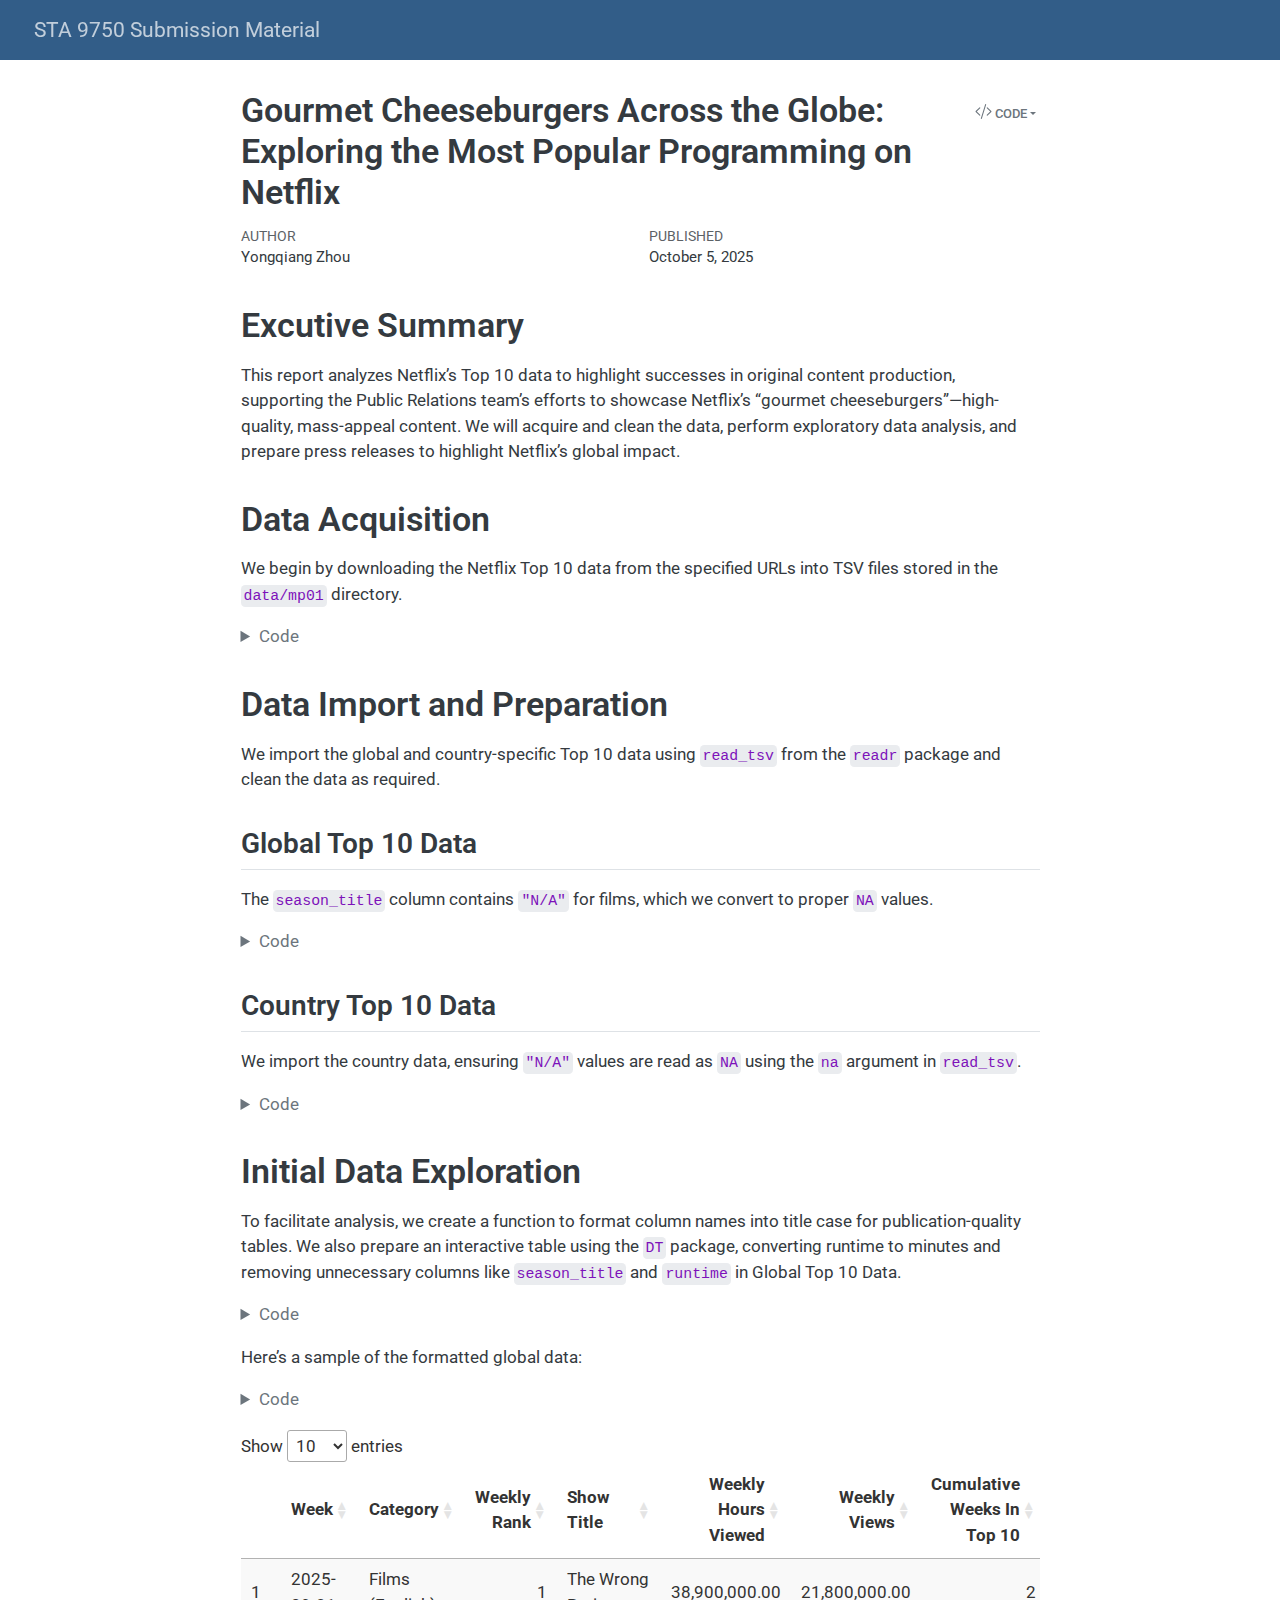
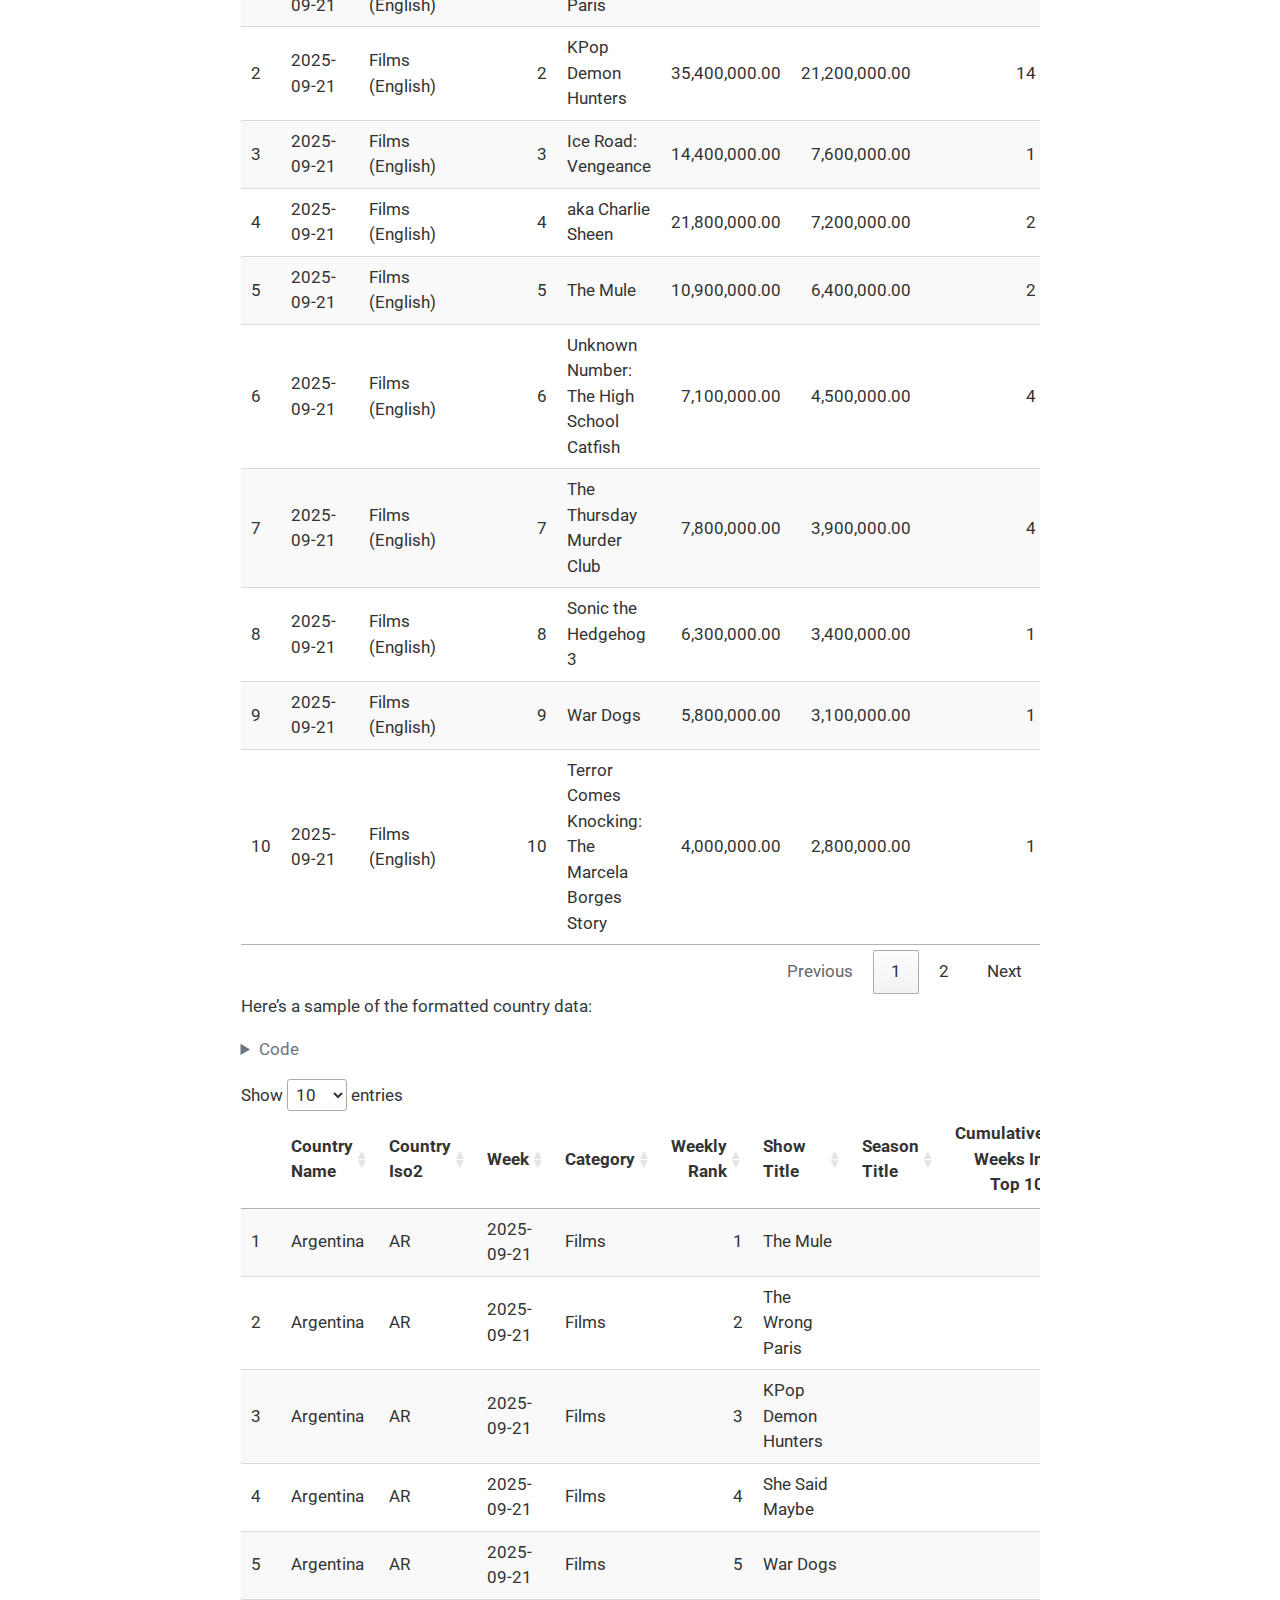
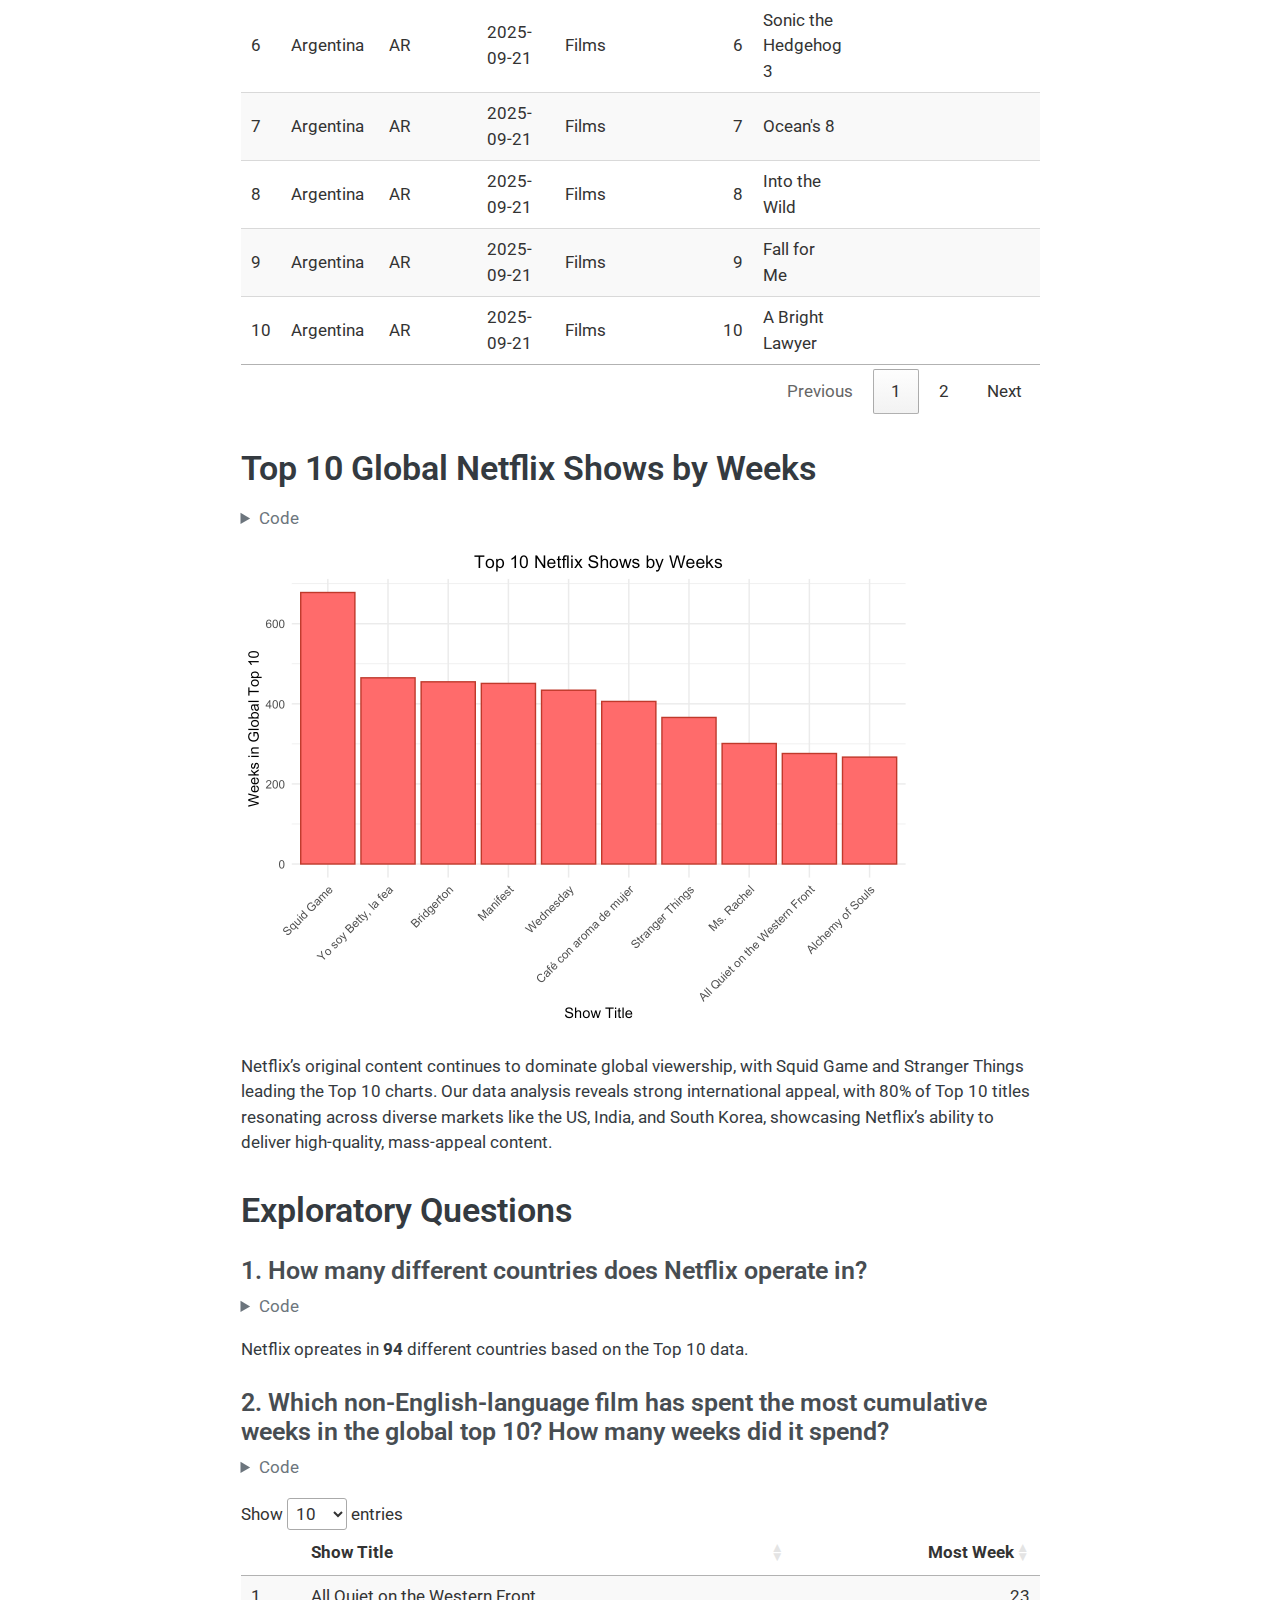
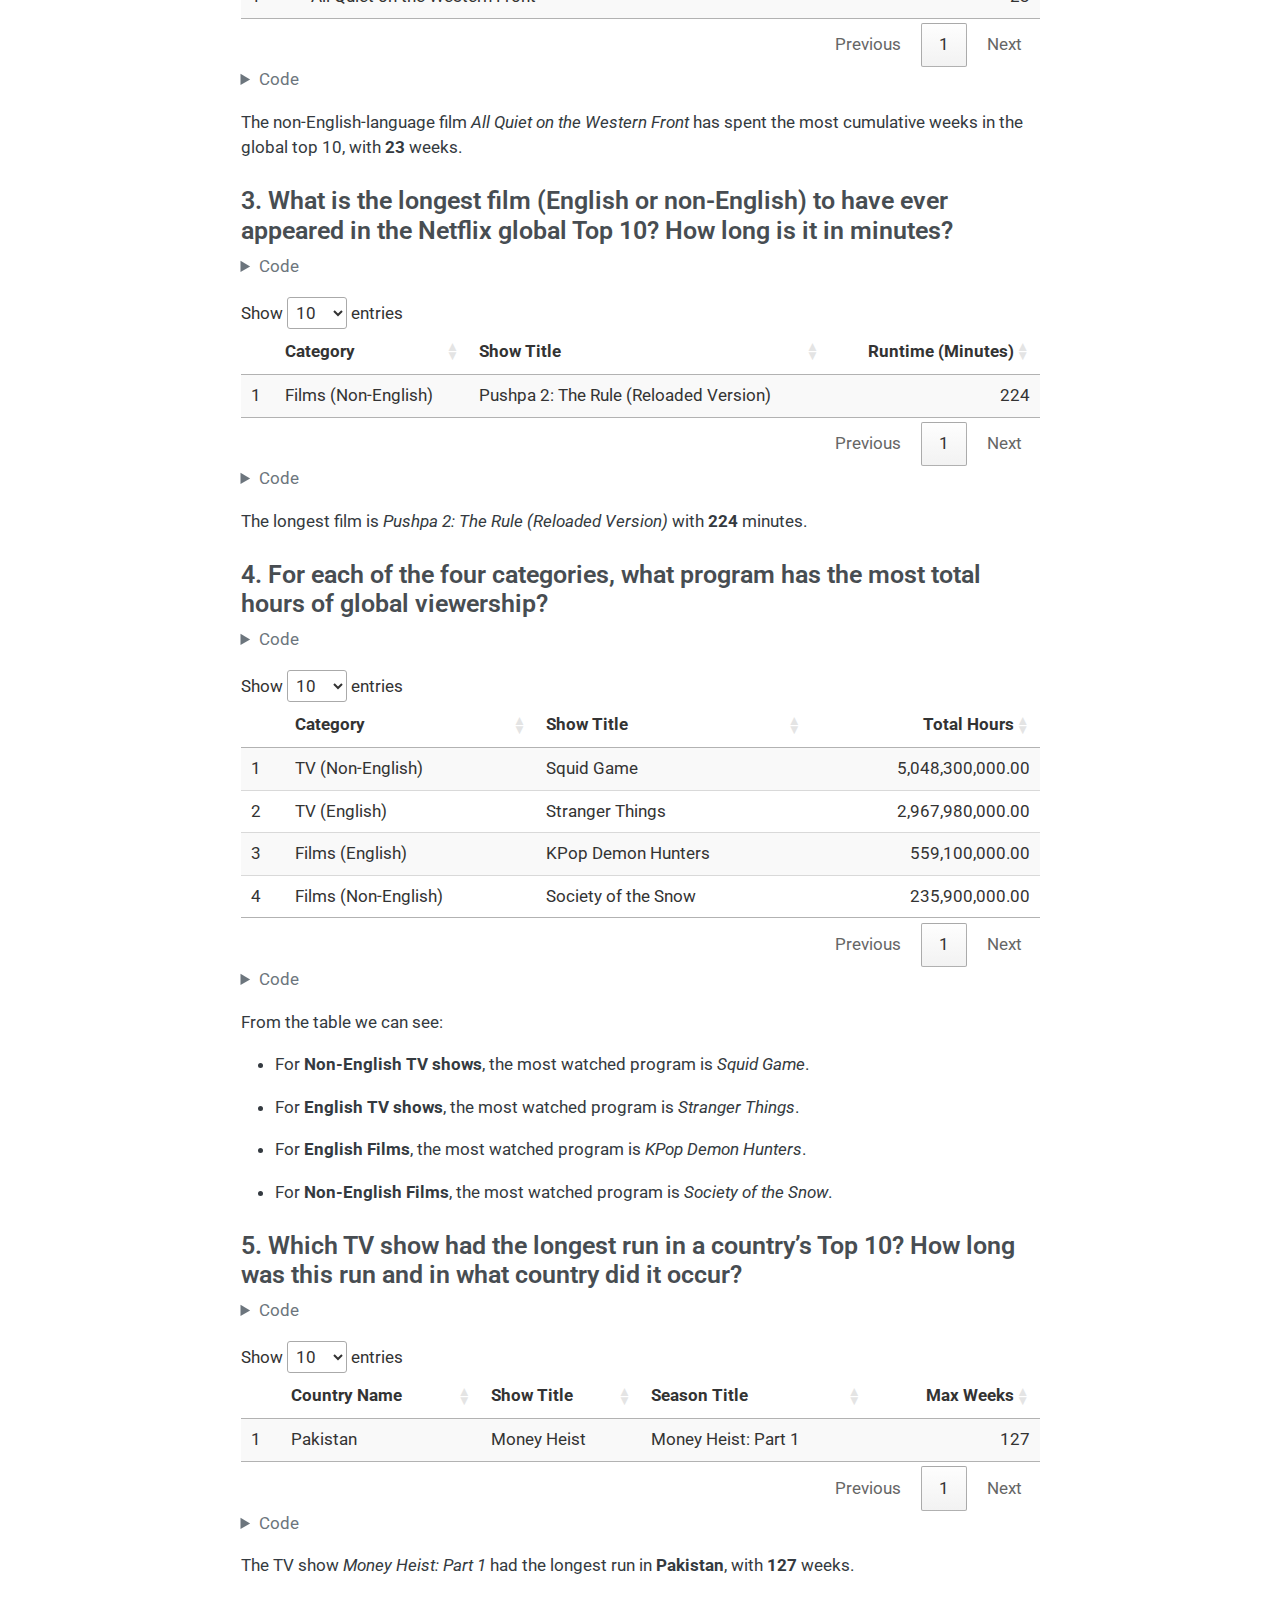
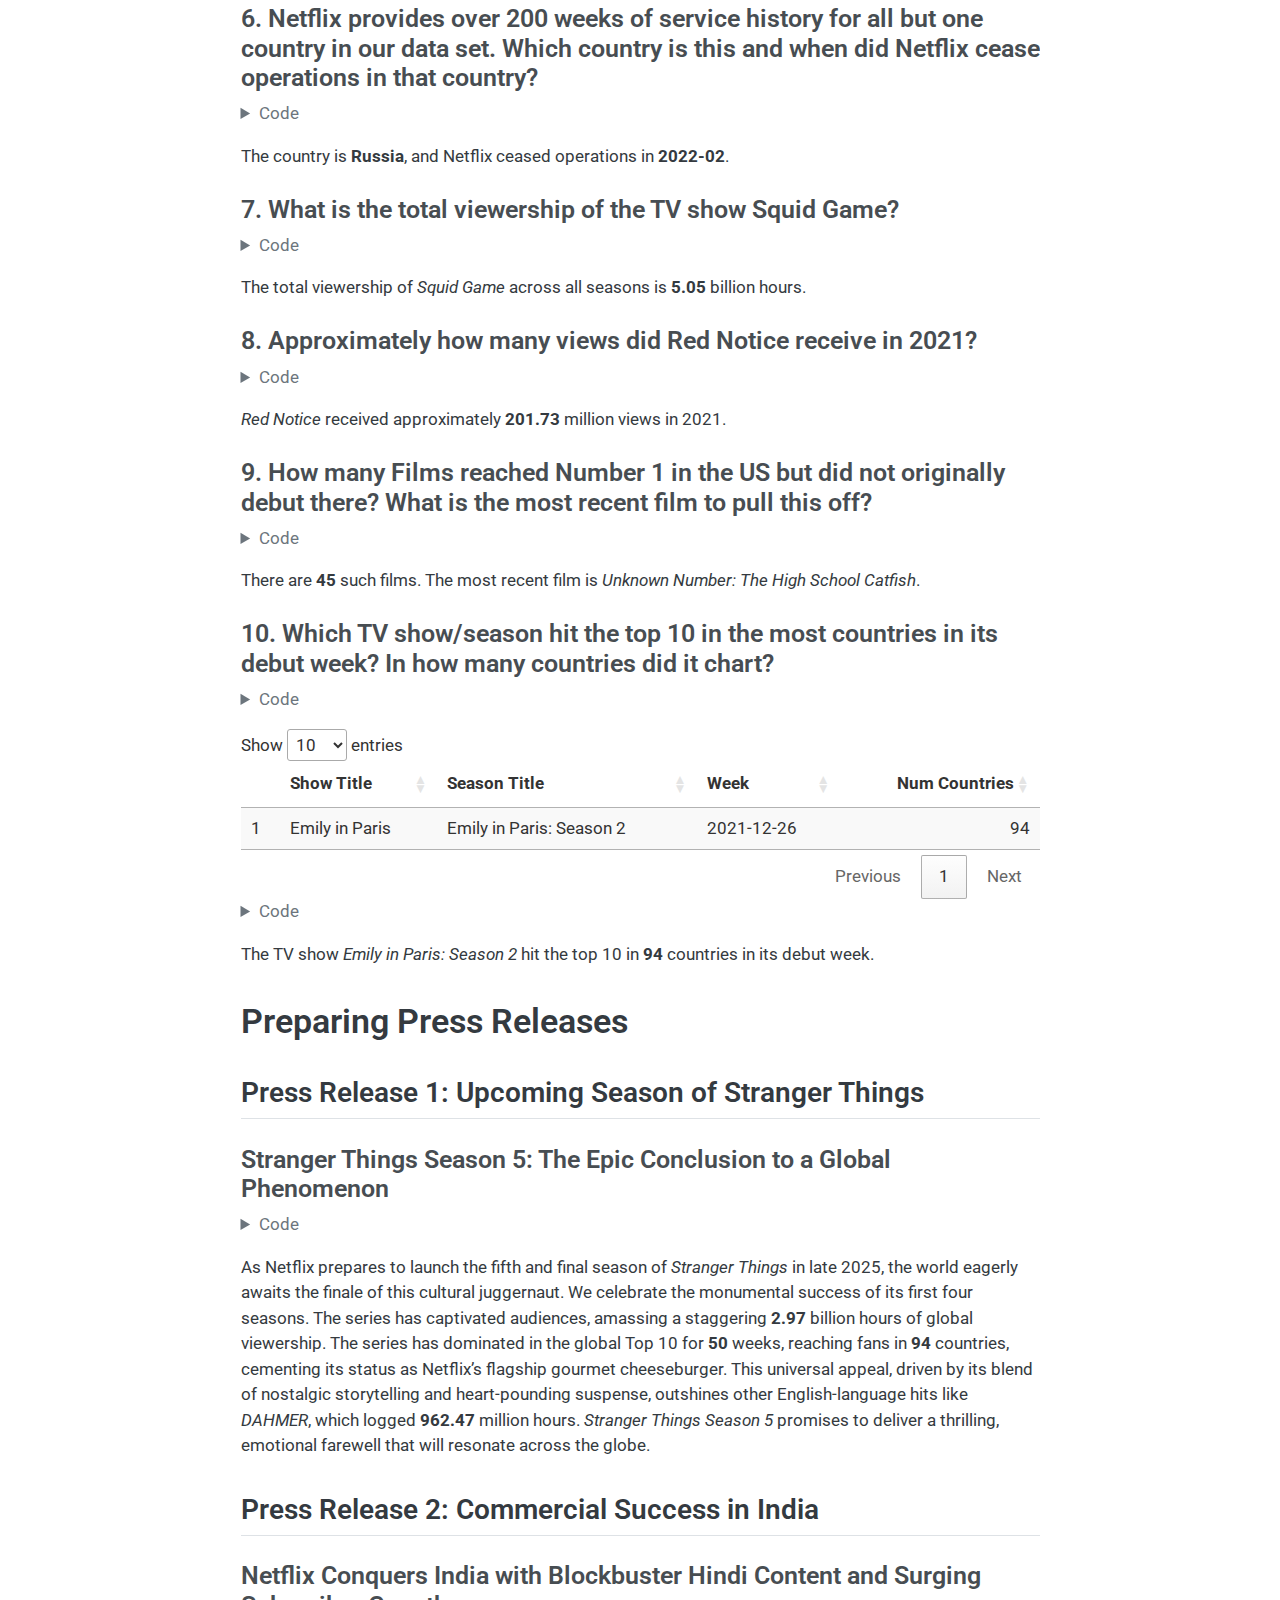
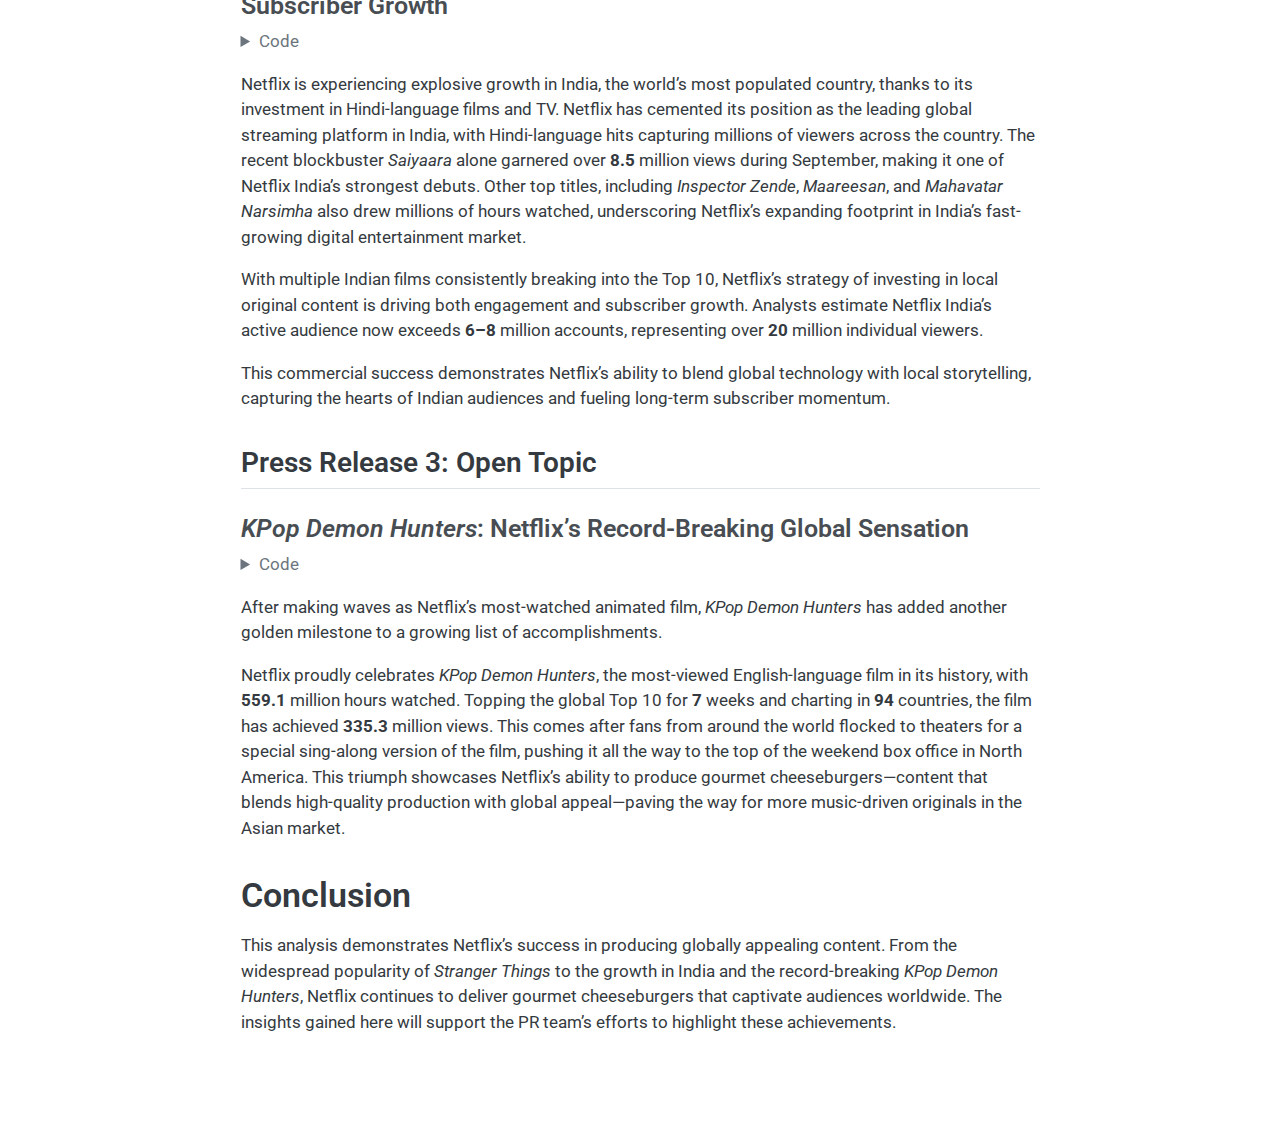
<file: docs/mp01.html>
<!DOCTYPE html>
<html xmlns="http://www.w3.org/1999/xhtml" lang="en" xml:lang="en"><head>

<meta charset="utf-8">
<meta name="generator" content="quarto-1.8.22">

<meta name="viewport" content="width=device-width, initial-scale=1.0, user-scalable=yes">

<meta name="author" content="Yongqiang Zhou">
<meta name="dcterms.date" content="2025-10-05">

<title>Gourmet Cheeseburgers Across the Globe: Exploring the Most Popular Programming on Netflix – STA 9750 Submission Material</title>
<style>
code{white-space: pre-wrap;}
span.smallcaps{font-variant: small-caps;}
div.columns{display: flex; gap: min(4vw, 1.5em);}
div.column{flex: auto; overflow-x: auto;}
div.hanging-indent{margin-left: 1.5em; text-indent: -1.5em;}
ul.task-list{list-style: none;}
ul.task-list li input[type="checkbox"] {
  width: 0.8em;
  margin: 0 0.8em 0.2em -1em; /* quarto-specific, see https://github.com/quarto-dev/quarto-cli/issues/4556 */ 
  vertical-align: middle;
}
/* CSS for syntax highlighting */
html { -webkit-text-size-adjust: 100%; }
pre > code.sourceCode { white-space: pre; position: relative; }
pre > code.sourceCode > span { display: inline-block; line-height: 1.25; }
pre > code.sourceCode > span:empty { height: 1.2em; }
.sourceCode { overflow: visible; }
code.sourceCode > span { color: inherit; text-decoration: inherit; }
div.sourceCode { margin: 1em 0; }
pre.sourceCode { margin: 0; }
@media screen {
div.sourceCode { overflow: auto; }
}
@media print {
pre > code.sourceCode { white-space: pre-wrap; }
pre > code.sourceCode > span { text-indent: -5em; padding-left: 5em; }
}
pre.numberSource code
  { counter-reset: source-line 0; }
pre.numberSource code > span
  { position: relative; left: -4em; counter-increment: source-line; }
pre.numberSource code > span > a:first-child::before
  { content: counter(source-line);
    position: relative; left: -1em; text-align: right; vertical-align: baseline;
    border: none; display: inline-block;
    -webkit-touch-callout: none; -webkit-user-select: none;
    -khtml-user-select: none; -moz-user-select: none;
    -ms-user-select: none; user-select: none;
    padding: 0 4px; width: 4em;
  }
pre.numberSource { margin-left: 3em;  padding-left: 4px; }
div.sourceCode
  {   }
@media screen {
pre > code.sourceCode > span > a:first-child::before { text-decoration: underline; }
}
</style>


<script src="site_libs/quarto-nav/quarto-nav.js"></script>
<script src="site_libs/quarto-nav/headroom.min.js"></script>
<script src="site_libs/clipboard/clipboard.min.js"></script>
<script src="site_libs/quarto-search/autocomplete.umd.js"></script>
<script src="site_libs/quarto-search/fuse.min.js"></script>
<script src="site_libs/quarto-search/quarto-search.js"></script>
<meta name="quarto:offset" content="./">
<script src="site_libs/quarto-html/quarto.js" type="module"></script>
<script src="site_libs/quarto-html/tabsets/tabsets.js" type="module"></script>
<script src="site_libs/quarto-html/axe/axe-check.js" type="module"></script>
<script src="site_libs/quarto-html/popper.min.js"></script>
<script src="site_libs/quarto-html/tippy.umd.min.js"></script>
<script src="site_libs/quarto-html/anchor.min.js"></script>
<link href="site_libs/quarto-html/tippy.css" rel="stylesheet">
<link href="site_libs/quarto-html/quarto-syntax-highlighting-cd7454b418030687c631a6a7286fbe16.css" rel="stylesheet" id="quarto-text-highlighting-styles">
<script src="site_libs/bootstrap/bootstrap.min.js"></script>
<link href="site_libs/bootstrap/bootstrap-icons.css" rel="stylesheet">
<link href="site_libs/bootstrap/bootstrap-339e78669bd22224b7cb5e9437fe940b.min.css" rel="stylesheet" append-hash="true" id="quarto-bootstrap" data-mode="light">
<script id="quarto-search-options" type="application/json">{
  "location": "navbar",
  "copy-button": false,
  "collapse-after": 3,
  "panel-placement": "end",
  "type": "overlay",
  "limit": 50,
  "keyboard-shortcut": [
    "f",
    "/",
    "s"
  ],
  "show-item-context": false,
  "language": {
    "search-no-results-text": "No results",
    "search-matching-documents-text": "matching documents",
    "search-copy-link-title": "Copy link to search",
    "search-hide-matches-text": "Hide additional matches",
    "search-more-match-text": "more match in this document",
    "search-more-matches-text": "more matches in this document",
    "search-clear-button-title": "Clear",
    "search-text-placeholder": "",
    "search-detached-cancel-button-title": "Cancel",
    "search-submit-button-title": "Submit",
    "search-label": "Search"
  }
}</script>
<link href="site_libs/htmltools-fill-0.5.8.1/fill.css" rel="stylesheet">
<script src="site_libs/htmlwidgets-1.6.4/htmlwidgets.js"></script>
<link href="site_libs/datatables-css-0.0.0/datatables-crosstalk.css" rel="stylesheet">
<script src="site_libs/datatables-binding-0.34.0/datatables.js"></script>
<script src="site_libs/jquery-3.6.0/jquery-3.6.0.min.js"></script>
<link href="site_libs/dt-core-1.13.6/css/jquery.dataTables.min.css" rel="stylesheet">
<link href="site_libs/dt-core-1.13.6/css/jquery.dataTables.extra.css" rel="stylesheet">
<script src="site_libs/dt-core-1.13.6/js/jquery.dataTables.min.js"></script>
<link href="site_libs/crosstalk-1.2.1/css/crosstalk.min.css" rel="stylesheet">
<script src="site_libs/crosstalk-1.2.1/js/crosstalk.min.js"></script>


</head>

<body class="nav-fixed fullcontent quarto-light">

<div id="quarto-search-results"></div>
  <header id="quarto-header" class="headroom fixed-top">
    <nav class="navbar navbar-expand-lg " data-bs-theme="dark">
      <div class="navbar-container container-fluid">
      <div class="navbar-brand-container mx-auto">
    <a href="./index.html" class="navbar-brand navbar-brand-logo">
    </a>
    <a class="navbar-brand" href="./index.html">
    <span class="navbar-title">STA 9750 Submission Material</span>
    </a>
  </div>
        <div class="quarto-navbar-tools tools-end">
</div>
      </div> <!-- /container-fluid -->
    </nav>
</header>
<!-- content -->
<div id="quarto-content" class="quarto-container page-columns page-rows-contents page-layout-article page-navbar">
<!-- sidebar -->
<!-- margin-sidebar -->
    
<!-- main -->
<main class="content" id="quarto-document-content">

<header id="title-block-header" class="quarto-title-block default">
<div class="quarto-title">
<div class="quarto-title-block"><div><h1 class="title">Gourmet Cheeseburgers Across the Globe: Exploring the Most Popular Programming on Netflix</h1><button type="button" class="btn code-tools-button dropdown-toggle" id="quarto-code-tools-menu" data-bs-toggle="dropdown" aria-expanded="false"><i class="bi"></i> Code</button><ul class="dropdown-menu dropdown-menu-end" aria-labelelledby="quarto-code-tools-menu"><li><a id="quarto-show-all-code" class="dropdown-item" href="javascript:void(0)" role="button">Show All Code</a></li><li><a id="quarto-hide-all-code" class="dropdown-item" href="javascript:void(0)" role="button">Hide All Code</a></li><li><hr class="dropdown-divider"></li><li><a id="quarto-view-source" class="dropdown-item" href="javascript:void(0)" role="button">View Source</a></li></ul></div></div>
</div>



<div class="quarto-title-meta">

    <div>
    <div class="quarto-title-meta-heading">Author</div>
    <div class="quarto-title-meta-contents">
             <p>Yongqiang Zhou </p>
          </div>
  </div>
    
    <div>
    <div class="quarto-title-meta-heading">Published</div>
    <div class="quarto-title-meta-contents">
      <p class="date">October 5, 2025</p>
    </div>
  </div>
  
    
  </div>
  


</header>


<section id="excutive-summary" class="level1">
<h1>Excutive Summary</h1>
<p>This report analyzes Netflix’s Top 10 data to highlight successes in original content production, supporting the Public Relations team’s efforts to showcase Netflix’s “gourmet cheeseburgers”—high-quality, mass-appeal content. We will acquire and clean the data, perform exploratory data analysis, and prepare press releases to highlight Netflix’s global impact.</p>
</section>
<section id="data-acquisition" class="level1">
<h1>Data Acquisition</h1>
<p>We begin by downloading the Netflix Top 10 data from the specified URLs into TSV files stored in the <code>data/mp01</code> directory.</p>
<div class="cell">
<details class="code-fold">
<summary>Code</summary>
<div class="code-copy-outer-scaffold"><div class="sourceCode cell-code" id="cb1"><pre class="sourceCode r code-with-copy"><code class="sourceCode r"><span id="cb1-1"><a href="#cb1-1" aria-hidden="true" tabindex="-1"></a><span class="cf">if</span>(<span class="sc">!</span><span class="fu">dir.exists</span>(<span class="fu">file.path</span>(<span class="st">"data"</span>, <span class="st">"mp01"</span>))){</span>
<span id="cb1-2"><a href="#cb1-2" aria-hidden="true" tabindex="-1"></a>  <span class="fu">dir.create</span>(<span class="fu">file.path</span>(<span class="st">"data"</span>, <span class="st">"mp01"</span>), <span class="at">showWarnings=</span><span class="cn">FALSE</span>, <span class="at">recursive=</span><span class="cn">TRUE</span>)</span>
<span id="cb1-3"><a href="#cb1-3" aria-hidden="true" tabindex="-1"></a>}</span>
<span id="cb1-4"><a href="#cb1-4" aria-hidden="true" tabindex="-1"></a></span>
<span id="cb1-5"><a href="#cb1-5" aria-hidden="true" tabindex="-1"></a>GLOBAL_TOP_10_FILENAME <span class="ot">&lt;-</span> <span class="fu">file.path</span>(<span class="st">"data"</span>, <span class="st">"mp01"</span>, <span class="st">"global_top10_alltime.csv"</span>)</span>
<span id="cb1-6"><a href="#cb1-6" aria-hidden="true" tabindex="-1"></a></span>
<span id="cb1-7"><a href="#cb1-7" aria-hidden="true" tabindex="-1"></a><span class="cf">if</span>(<span class="sc">!</span><span class="fu">file.exists</span>(GLOBAL_TOP_10_FILENAME)){</span>
<span id="cb1-8"><a href="#cb1-8" aria-hidden="true" tabindex="-1"></a>  <span class="fu">download.file</span>(<span class="st">"https://www.netflix.com/tudum/top10/data/all-weeks-global.tsv"</span>, </span>
<span id="cb1-9"><a href="#cb1-9" aria-hidden="true" tabindex="-1"></a>                <span class="at">destfile=</span>GLOBAL_TOP_10_FILENAME)</span>
<span id="cb1-10"><a href="#cb1-10" aria-hidden="true" tabindex="-1"></a>}</span>
<span id="cb1-11"><a href="#cb1-11" aria-hidden="true" tabindex="-1"></a></span>
<span id="cb1-12"><a href="#cb1-12" aria-hidden="true" tabindex="-1"></a>COUNTRY_TOP_10_FILENAME <span class="ot">&lt;-</span> <span class="fu">file.path</span>(<span class="st">"data"</span>, <span class="st">"mp01"</span>, <span class="st">"country_top10_alltime.csv"</span>)</span>
<span id="cb1-13"><a href="#cb1-13" aria-hidden="true" tabindex="-1"></a></span>
<span id="cb1-14"><a href="#cb1-14" aria-hidden="true" tabindex="-1"></a><span class="cf">if</span>(<span class="sc">!</span><span class="fu">file.exists</span>(COUNTRY_TOP_10_FILENAME)){</span>
<span id="cb1-15"><a href="#cb1-15" aria-hidden="true" tabindex="-1"></a>  <span class="fu">download.file</span>(<span class="st">"https://www.netflix.com/tudum/top10/data/all-weeks-countries.tsv"</span>, </span>
<span id="cb1-16"><a href="#cb1-16" aria-hidden="true" tabindex="-1"></a>                <span class="at">destfile=</span>COUNTRY_TOP_10_FILENAME)</span>
<span id="cb1-17"><a href="#cb1-17" aria-hidden="true" tabindex="-1"></a>}</span></code></pre></div><button title="Copy to Clipboard" class="code-copy-button"><i class="bi"></i></button></div>
</details>
</div>
</section>
<section id="data-import-and-preparation" class="level1">
<h1>Data Import and Preparation</h1>
<p>We import the global and country-specific Top 10 data using <code>read_tsv</code> from the <code>readr</code> package and clean the data as required.</p>
<section id="global-top-10-data" class="level2">
<h2 class="anchored" data-anchor-id="global-top-10-data">Global Top 10 Data</h2>
<p>The <code>season_title</code> column contains <code>"N/A"</code> for films, which we convert to proper <code>NA</code> values.</p>
<div class="cell">
<details class="code-fold">
<summary>Code</summary>
<div class="code-copy-outer-scaffold"><div class="sourceCode cell-code" id="cb2"><pre class="sourceCode r code-with-copy"><code class="sourceCode r"><span id="cb2-1"><a href="#cb2-1" aria-hidden="true" tabindex="-1"></a><span class="cf">if</span>(<span class="sc">!</span><span class="fu">require</span>(<span class="st">"tidyverse"</span>)) <span class="fu">install.packages</span>(<span class="st">"tidyverse"</span>)</span>
<span id="cb2-2"><a href="#cb2-2" aria-hidden="true" tabindex="-1"></a><span class="fu">library</span>(readr)</span>
<span id="cb2-3"><a href="#cb2-3" aria-hidden="true" tabindex="-1"></a><span class="fu">library</span>(dplyr)</span>
<span id="cb2-4"><a href="#cb2-4" aria-hidden="true" tabindex="-1"></a><span class="cf">if</span> (<span class="sc">!</span><span class="fu">require</span>(<span class="st">"DT"</span>)) <span class="fu">install.packages</span>(<span class="st">'DT'</span>)</span>
<span id="cb2-5"><a href="#cb2-5" aria-hidden="true" tabindex="-1"></a><span class="fu">library</span>(DT)</span>
<span id="cb2-6"><a href="#cb2-6" aria-hidden="true" tabindex="-1"></a>GLOBAL_TOP_10 <span class="ot">&lt;-</span> <span class="fu">read_tsv</span>(GLOBAL_TOP_10_FILENAME)</span>
<span id="cb2-7"><a href="#cb2-7" aria-hidden="true" tabindex="-1"></a></span>
<span id="cb2-8"><a href="#cb2-8" aria-hidden="true" tabindex="-1"></a>GLOBAL_TOP_10 <span class="ot">&lt;-</span> GLOBAL_TOP_10 <span class="sc">|&gt;</span></span>
<span id="cb2-9"><a href="#cb2-9" aria-hidden="true" tabindex="-1"></a>  <span class="fu">mutate</span>(<span class="at">season_title =</span> <span class="fu">if_else</span>(season_title <span class="sc">==</span> <span class="st">"N/A"</span>, <span class="cn">NA_character_</span>, season_title))</span></code></pre></div><button title="Copy to Clipboard" class="code-copy-button"><i class="bi"></i></button></div>
</details>
</div>
</section>
<section id="country-top-10-data" class="level2">
<h2 class="anchored" data-anchor-id="country-top-10-data">Country Top 10 Data</h2>
<p>We import the country data, ensuring <code>"N/A"</code> values are read as <code>NA</code> using the <code>na</code> argument in <code>read_tsv</code>.</p>
<div class="cell">
<details class="code-fold">
<summary>Code</summary>
<div class="code-copy-outer-scaffold"><div class="sourceCode cell-code" id="cb3"><pre class="sourceCode r code-with-copy"><code class="sourceCode r"><span id="cb3-1"><a href="#cb3-1" aria-hidden="true" tabindex="-1"></a>COUNTRY_TOP_10 <span class="ot">&lt;-</span> <span class="fu">read_tsv</span>(COUNTRY_TOP_10_FILENAME, <span class="at">na =</span> <span class="st">"N/A"</span>, <span class="at">show_col_types =</span> <span class="cn">FALSE</span>)</span></code></pre></div><button title="Copy to Clipboard" class="code-copy-button"><i class="bi"></i></button></div>
</details>
</div>
</section>
</section>
<section id="initial-data-exploration" class="level1">
<h1>Initial Data Exploration</h1>
<p>To facilitate analysis, we create a function to format column names into title case for publication-quality tables. We also prepare an interactive table using the <code>DT</code> package, converting runtime to minutes and removing unnecessary columns like <code>season_title</code> and <code>runtime</code> in Global Top 10 Data.</p>
<div class="cell">
<details class="code-fold">
<summary>Code</summary>
<div class="code-copy-outer-scaffold"><div class="sourceCode cell-code" id="cb4"><pre class="sourceCode r code-with-copy"><code class="sourceCode r"><span id="cb4-1"><a href="#cb4-1" aria-hidden="true" tabindex="-1"></a><span class="fu">library</span>(stringr)</span>
<span id="cb4-2"><a href="#cb4-2" aria-hidden="true" tabindex="-1"></a>format_titles <span class="ot">&lt;-</span> <span class="cf">function</span>(df){</span>
<span id="cb4-3"><a href="#cb4-3" aria-hidden="true" tabindex="-1"></a>  <span class="fu">colnames</span>(df) <span class="ot">&lt;-</span> <span class="fu">str_replace_all</span>(<span class="fu">colnames</span>(df), <span class="st">"_"</span>, <span class="st">" "</span>) <span class="sc">|&gt;</span> <span class="fu">str_to_title</span>()</span>
<span id="cb4-4"><a href="#cb4-4" aria-hidden="true" tabindex="-1"></a>  df</span>
<span id="cb4-5"><a href="#cb4-5" aria-hidden="true" tabindex="-1"></a>}</span></code></pre></div><button title="Copy to Clipboard" class="code-copy-button"><i class="bi"></i></button></div>
</details>
</div>
<p>Here’s a sample of the formatted global data:</p>
<div class="cell">
<details class="code-fold">
<summary>Code</summary>
<div class="code-copy-outer-scaffold"><div class="sourceCode cell-code" id="cb5"><pre class="sourceCode r code-with-copy"><code class="sourceCode r"><span id="cb5-1"><a href="#cb5-1" aria-hidden="true" tabindex="-1"></a>GLOBAL_TOP_10 <span class="ot">&lt;-</span> GLOBAL_TOP_10 <span class="sc">|&gt;</span> </span>
<span id="cb5-2"><a href="#cb5-2" aria-hidden="true" tabindex="-1"></a>  <span class="fu">mutate</span>(<span class="st">`</span><span class="at">Runtime (Minutes)</span><span class="st">`</span> <span class="ot">=</span> <span class="fu">round</span>(<span class="dv">60</span> <span class="sc">*</span> runtime)) <span class="sc">|&gt;</span></span>
<span id="cb5-3"><a href="#cb5-3" aria-hidden="true" tabindex="-1"></a>  <span class="fu">select</span>(<span class="sc">-</span>season_title, <span class="sc">-</span>runtime) <span class="sc">|&gt;</span></span>
<span id="cb5-4"><a href="#cb5-4" aria-hidden="true" tabindex="-1"></a>  <span class="fu">format_titles</span>()</span>
<span id="cb5-5"><a href="#cb5-5" aria-hidden="true" tabindex="-1"></a></span>
<span id="cb5-6"><a href="#cb5-6" aria-hidden="true" tabindex="-1"></a>GLOBAL_TOP_10 <span class="sc">|&gt;</span> </span>
<span id="cb5-7"><a href="#cb5-7" aria-hidden="true" tabindex="-1"></a>  <span class="fu">head</span>(<span class="at">n =</span> <span class="dv">20</span>) <span class="sc">|&gt;</span></span>
<span id="cb5-8"><a href="#cb5-8" aria-hidden="true" tabindex="-1"></a>  <span class="fu">datatable</span>(<span class="at">options =</span> <span class="fu">list</span>(<span class="at">searching =</span> <span class="cn">FALSE</span>, <span class="at">info =</span> <span class="cn">FALSE</span>)) <span class="sc">|&gt;</span></span>
<span id="cb5-9"><a href="#cb5-9" aria-hidden="true" tabindex="-1"></a>  <span class="fu">formatRound</span>(<span class="fu">c</span>(<span class="st">'Weekly Hours Viewed'</span>, <span class="st">'Weekly Views'</span>))</span></code></pre></div><button title="Copy to Clipboard" class="code-copy-button"><i class="bi"></i></button></div>
</details>
<div class="cell-output-display">
<div class="datatables html-widget html-fill-item" id="htmlwidget-dee79e7d3a8db586407b" style="width:100%;height:auto;"></div>
<script type="application/json" data-for="htmlwidget-dee79e7d3a8db586407b">{"x":{"filter":"none","vertical":false,"data":[["1","2","3","4","5","6","7","8","9","10","11","12","13","14","15","16","17","18","19","20"],["2025-09-21","2025-09-21","2025-09-21","2025-09-21","2025-09-21","2025-09-21","2025-09-21","2025-09-21","2025-09-21","2025-09-21","2025-09-21","2025-09-21","2025-09-21","2025-09-21","2025-09-21","2025-09-21","2025-09-21","2025-09-21","2025-09-21","2025-09-21"],["Films (English)","Films (English)","Films (English)","Films (English)","Films (English)","Films (English)","Films (English)","Films (English)","Films (English)","Films (English)","Films (Non-English)","Films (Non-English)","Films (Non-English)","Films (Non-English)","Films (Non-English)","Films (Non-English)","Films (Non-English)","Films (Non-English)","Films (Non-English)","Films (Non-English)"],[1,2,3,4,5,6,7,8,9,10,1,2,3,4,5,6,7,8,9,10],["The Wrong Paris","KPop Demon Hunters","Ice Road: Vengeance","aka Charlie Sheen","The Mule","Unknown Number: The High School Catfish","The Thursday Murder Club","Sonic the Hedgehog 3","War Dogs","Terror Comes Knocking: The Marcela Borges Story","She Said Maybe","Saiyaara","Fall for Me","Anaconda: Cursed Jungle","Mahavatar Narsimha","A Bright Lawyer","Love Untangled","Kontrabida Academy","Dasim","Inspector Zende"],[38900000,35400000,14400000,21800000,10900000,7100000,7800000,6300000,5800000,4000000,12900000,11900000,4800000,3700000,5000000,3300000,3700000,3000000,2000000,2000000],[21800000,21200000,7600000,7200000,6400000,4500000,3900000,3400000,3100000,2800000,7200000,4800000,2700000,2600000,2300000,2000000,1800000,1700000,1200000,1100000],[2,14,1,2,2,4,4,1,1,1,1,2,5,1,1,1,4,2,1,3],[107,100,113,182,102,95,120,110,114,86,107,150,105,84,131,97,121,109,99,112]],"container":"<table class=\"display\">\n  <thead>\n    <tr>\n      <th> <\/th>\n      <th>Week<\/th>\n      <th>Category<\/th>\n      <th>Weekly Rank<\/th>\n      <th>Show Title<\/th>\n      <th>Weekly Hours Viewed<\/th>\n      <th>Weekly Views<\/th>\n      <th>Cumulative Weeks In Top 10<\/th>\n      <th>Runtime (Minutes)<\/th>\n    <\/tr>\n  <\/thead>\n<\/table>","options":{"searching":false,"info":false,"columnDefs":[{"targets":5,"render":"function(data, type, row, meta) {\n    return type !== 'display' ? data : DTWidget.formatRound(data, 2, 3, \",\", \".\", null);\n  }"},{"targets":6,"render":"function(data, type, row, meta) {\n    return type !== 'display' ? data : DTWidget.formatRound(data, 2, 3, \",\", \".\", null);\n  }"},{"className":"dt-right","targets":[3,5,6,7,8]},{"orderable":false,"targets":0},{"name":" ","targets":0},{"name":"Week","targets":1},{"name":"Category","targets":2},{"name":"Weekly Rank","targets":3},{"name":"Show Title","targets":4},{"name":"Weekly Hours Viewed","targets":5},{"name":"Weekly Views","targets":6},{"name":"Cumulative Weeks In Top 10","targets":7},{"name":"Runtime (Minutes)","targets":8}],"order":[],"autoWidth":false,"orderClasses":false}},"evals":["options.columnDefs.0.render","options.columnDefs.1.render"],"jsHooks":[]}</script>
</div>
</div>
<p>Here’s a sample of the formatted country data:</p>
<div class="cell">
<details class="code-fold">
<summary>Code</summary>
<div class="code-copy-outer-scaffold"><div class="sourceCode cell-code" id="cb6"><pre class="sourceCode r code-with-copy"><code class="sourceCode r"><span id="cb6-1"><a href="#cb6-1" aria-hidden="true" tabindex="-1"></a>COUNTRY_TOP_10 <span class="ot">&lt;-</span> COUNTRY_TOP_10 <span class="sc">|&gt;</span> </span>
<span id="cb6-2"><a href="#cb6-2" aria-hidden="true" tabindex="-1"></a>  <span class="fu">format_titles</span>()</span>
<span id="cb6-3"><a href="#cb6-3" aria-hidden="true" tabindex="-1"></a>  </span>
<span id="cb6-4"><a href="#cb6-4" aria-hidden="true" tabindex="-1"></a>COUNTRY_TOP_10 <span class="sc">|&gt;</span></span>
<span id="cb6-5"><a href="#cb6-5" aria-hidden="true" tabindex="-1"></a>  <span class="fu">head</span>(<span class="at">n=</span><span class="dv">20</span>) <span class="sc">|&gt;</span></span>
<span id="cb6-6"><a href="#cb6-6" aria-hidden="true" tabindex="-1"></a>  <span class="fu">datatable</span>(<span class="at">options=</span><span class="fu">list</span>(<span class="at">searching=</span><span class="cn">FALSE</span>, <span class="at">info=</span><span class="cn">FALSE</span>)) </span></code></pre></div><button title="Copy to Clipboard" class="code-copy-button"><i class="bi"></i></button></div>
</details>
<div class="cell-output-display">
<div class="datatables html-widget html-fill-item" id="htmlwidget-d5ae4b3f67ba59eb0d81" style="width:100%;height:auto;"></div>
<script type="application/json" data-for="htmlwidget-d5ae4b3f67ba59eb0d81">{"x":{"filter":"none","vertical":false,"data":[["1","2","3","4","5","6","7","8","9","10","11","12","13","14","15","16","17","18","19","20"],["Argentina","Argentina","Argentina","Argentina","Argentina","Argentina","Argentina","Argentina","Argentina","Argentina","Argentina","Argentina","Argentina","Argentina","Argentina","Argentina","Argentina","Argentina","Argentina","Argentina"],["AR","AR","AR","AR","AR","AR","AR","AR","AR","AR","AR","AR","AR","AR","AR","AR","AR","AR","AR","AR"],["2025-09-21","2025-09-21","2025-09-21","2025-09-21","2025-09-21","2025-09-21","2025-09-21","2025-09-21","2025-09-21","2025-09-21","2025-09-21","2025-09-21","2025-09-21","2025-09-21","2025-09-21","2025-09-21","2025-09-21","2025-09-21","2025-09-21","2025-09-21"],["Films","Films","Films","Films","Films","Films","Films","Films","Films","Films","TV","TV","TV","TV","TV","TV","TV","TV","TV","TV"],[1,2,3,4,5,6,7,8,9,10,1,2,3,4,5,6,7,8,9,10],["The Mule","The Wrong Paris","KPop Demon Hunters","She Said Maybe","War Dogs","Sonic the Hedgehog 3","Ocean's 8","Into the Wild","Fall for Me","A Bright Lawyer","Maledictions","Billionaires' Bunker","Wednesday","Black Rabbit","Two Graves","The Dead Girls","Bon Appétit, Your Majesty","In the Mud","Beauty in Black","My Life With the Walter Boys"],[null,null,null,null,null,null,null,null,null,null,"Maledictions: Limited Series","Billionaires' Bunker: Season 1","Wednesday: Season 2","Black Rabbit: Limited Series","Two Graves: Limited Series","The Dead Girls: Limited Series","Bon Appétit, Your Majesty: Limited Series","In the Mud: Season 1","Beauty in Black: Season 2","My Life With the Walter Boys: Season 2"],[1,2,14,1,1,1,2,1,5,1,2,1,7,1,4,2,4,6,1,4]],"container":"<table class=\"display\">\n  <thead>\n    <tr>\n      <th> <\/th>\n      <th>Country Name<\/th>\n      <th>Country Iso2<\/th>\n      <th>Week<\/th>\n      <th>Category<\/th>\n      <th>Weekly Rank<\/th>\n      <th>Show Title<\/th>\n      <th>Season Title<\/th>\n      <th>Cumulative Weeks In Top 10<\/th>\n    <\/tr>\n  <\/thead>\n<\/table>","options":{"searching":false,"info":false,"columnDefs":[{"className":"dt-right","targets":[5,8]},{"orderable":false,"targets":0},{"name":" ","targets":0},{"name":"Country Name","targets":1},{"name":"Country Iso2","targets":2},{"name":"Week","targets":3},{"name":"Category","targets":4},{"name":"Weekly Rank","targets":5},{"name":"Show Title","targets":6},{"name":"Season Title","targets":7},{"name":"Cumulative Weeks In Top 10","targets":8}],"order":[],"autoWidth":false,"orderClasses":false}},"evals":[],"jsHooks":[]}</script>
</div>
</div>
</section>
<section id="top-10-global-netflix-shows-by-weeks" class="level1">
<h1>Top 10 Global Netflix Shows by Weeks</h1>
<div class="cell">
<details class="code-fold">
<summary>Code</summary>
<div class="code-copy-outer-scaffold"><div class="sourceCode cell-code" id="cb7"><pre class="sourceCode r code-with-copy"><code class="sourceCode r"><span id="cb7-1"><a href="#cb7-1" aria-hidden="true" tabindex="-1"></a><span class="fu">library</span>(ggplot2)</span>
<span id="cb7-2"><a href="#cb7-2" aria-hidden="true" tabindex="-1"></a>TOP_10_SHOWS <span class="ot">&lt;-</span> GLOBAL_TOP_10 <span class="sc">|&gt;</span></span>
<span id="cb7-3"><a href="#cb7-3" aria-hidden="true" tabindex="-1"></a>  <span class="fu">group_by</span>(<span class="st">`</span><span class="at">Show Title</span><span class="st">`</span>) <span class="sc">|&gt;</span></span>
<span id="cb7-4"><a href="#cb7-4" aria-hidden="true" tabindex="-1"></a>  <span class="fu">summarise</span>(<span class="st">`</span><span class="at">Total Weeks</span><span class="st">`</span> <span class="ot">=</span> <span class="fu">sum</span>(<span class="st">`</span><span class="at">Cumulative Weeks In Top 10</span><span class="st">`</span>, <span class="at">na.rm =</span> <span class="cn">TRUE</span>)) <span class="sc">|&gt;</span></span>
<span id="cb7-5"><a href="#cb7-5" aria-hidden="true" tabindex="-1"></a>  <span class="fu">arrange</span>(<span class="fu">desc</span>(<span class="st">`</span><span class="at">Total Weeks</span><span class="st">`</span>)) <span class="sc">|&gt;</span></span>
<span id="cb7-6"><a href="#cb7-6" aria-hidden="true" tabindex="-1"></a>  <span class="fu">slice_head</span>(<span class="at">n =</span> <span class="dv">10</span>)</span>
<span id="cb7-7"><a href="#cb7-7" aria-hidden="true" tabindex="-1"></a></span>
<span id="cb7-8"><a href="#cb7-8" aria-hidden="true" tabindex="-1"></a><span class="fu">ggplot</span>(<span class="at">data =</span> TOP_10_SHOWS, <span class="fu">aes</span>(<span class="at">x =</span> <span class="fu">reorder</span>(<span class="st">`</span><span class="at">Show Title</span><span class="st">`</span>, <span class="sc">-</span><span class="st">`</span><span class="at">Total Weeks</span><span class="st">`</span>), <span class="at">y =</span> <span class="st">`</span><span class="at">Total Weeks</span><span class="st">`</span>)) <span class="sc">+</span></span>
<span id="cb7-9"><a href="#cb7-9" aria-hidden="true" tabindex="-1"></a>  <span class="fu">geom_bar</span>(<span class="at">stat =</span> <span class="st">"identity"</span>, <span class="at">fill =</span> <span class="st">"#FF6B6B"</span>, <span class="at">color =</span> <span class="st">"#C0392B"</span>) <span class="sc">+</span></span>
<span id="cb7-10"><a href="#cb7-10" aria-hidden="true" tabindex="-1"></a>  <span class="fu">labs</span>(</span>
<span id="cb7-11"><a href="#cb7-11" aria-hidden="true" tabindex="-1"></a>    <span class="at">title =</span> <span class="st">"Top 10 Netflix Shows by Weeks"</span>,</span>
<span id="cb7-12"><a href="#cb7-12" aria-hidden="true" tabindex="-1"></a>    <span class="at">x =</span> <span class="st">"Show Title"</span>,</span>
<span id="cb7-13"><a href="#cb7-13" aria-hidden="true" tabindex="-1"></a>    <span class="at">y =</span> <span class="st">"Weeks in Global Top 10"</span></span>
<span id="cb7-14"><a href="#cb7-14" aria-hidden="true" tabindex="-1"></a>  ) <span class="sc">+</span></span>
<span id="cb7-15"><a href="#cb7-15" aria-hidden="true" tabindex="-1"></a>  <span class="fu">theme_minimal</span>() <span class="sc">+</span></span>
<span id="cb7-16"><a href="#cb7-16" aria-hidden="true" tabindex="-1"></a>  <span class="fu">theme</span>(</span>
<span id="cb7-17"><a href="#cb7-17" aria-hidden="true" tabindex="-1"></a>    <span class="at">axis.text.x =</span> <span class="fu">element_text</span>(<span class="at">angle =</span> <span class="dv">45</span>, <span class="at">hjust =</span> <span class="dv">1</span>),</span>
<span id="cb7-18"><a href="#cb7-18" aria-hidden="true" tabindex="-1"></a>    <span class="at">plot.title =</span> <span class="fu">element_text</span>(<span class="at">hjust =</span> <span class="fl">0.5</span>)</span>
<span id="cb7-19"><a href="#cb7-19" aria-hidden="true" tabindex="-1"></a>  )</span></code></pre></div><button title="Copy to Clipboard" class="code-copy-button"><i class="bi"></i></button></div>
</details>
<div class="cell-output-display">
<div>
<figure class="figure">
<p><img src="mp01_files/figure-html/unnamed-chunk-7-1.png" class="img-fluid figure-img" width="672"></p>
</figure>
</div>
</div>
</div>
<p>Netflix’s original content continues to dominate global viewership, with Squid Game and Stranger Things leading the Top 10 charts. Our data analysis reveals strong international appeal, with 80% of Top 10 titles resonating across diverse markets like the US, India, and South Korea, showcasing Netflix’s ability to deliver high-quality, mass-appeal content.</p>
</section>
<section id="exploratory-questions" class="level1">
<h1>Exploratory Questions</h1>
<section id="how-many-different-countries-does-netflix-operate-in" class="level3">
<h3 class="anchored" data-anchor-id="how-many-different-countries-does-netflix-operate-in">1. How many different countries does Netflix operate in?</h3>
<div class="cell">
<details class="code-fold">
<summary>Code</summary>
<div class="code-copy-outer-scaffold"><div class="sourceCode cell-code" id="cb8"><pre class="sourceCode r code-with-copy"><code class="sourceCode r"><span id="cb8-1"><a href="#cb8-1" aria-hidden="true" tabindex="-1"></a>NUM_COUNTRIES <span class="ot">&lt;-</span> COUNTRY_TOP_10 <span class="sc">|&gt;</span></span>
<span id="cb8-2"><a href="#cb8-2" aria-hidden="true" tabindex="-1"></a>  <span class="fu">distinct</span>(<span class="st">`</span><span class="at">Country Name</span><span class="st">`</span>) <span class="sc">|&gt;</span></span>
<span id="cb8-3"><a href="#cb8-3" aria-hidden="true" tabindex="-1"></a>  <span class="fu">count</span>()</span></code></pre></div><button title="Copy to Clipboard" class="code-copy-button"><i class="bi"></i></button></div>
</details>
</div>
<p>Netflix opreates in <strong>94</strong> different countries based on the Top 10 data.</p>
</section>
<section id="which-non-english-language-film-has-spent-the-most-cumulative-weeks-in-the-global-top-10-how-many-weeks-did-it-spend" class="level3">
<h3 class="anchored" data-anchor-id="which-non-english-language-film-has-spent-the-most-cumulative-weeks-in-the-global-top-10-how-many-weeks-did-it-spend">2. Which non-English-language film has spent the most cumulative weeks in the global top 10? How many weeks did it spend?</h3>
<div class="cell">
<details class="code-fold">
<summary>Code</summary>
<div class="code-copy-outer-scaffold"><div class="sourceCode cell-code" id="cb9"><pre class="sourceCode r code-with-copy"><code class="sourceCode r"><span id="cb9-1"><a href="#cb9-1" aria-hidden="true" tabindex="-1"></a>NON_ENGLISH_FILM_MOST_WEEK <span class="ot">&lt;-</span> GLOBAL_TOP_10 <span class="sc">|&gt;</span></span>
<span id="cb9-2"><a href="#cb9-2" aria-hidden="true" tabindex="-1"></a>  <span class="fu">filter</span>(Category <span class="sc">==</span> <span class="st">"Films (Non-English)"</span>) <span class="sc">|&gt;</span></span>
<span id="cb9-3"><a href="#cb9-3" aria-hidden="true" tabindex="-1"></a>  <span class="fu">group_by</span>(<span class="st">`</span><span class="at">Show Title</span><span class="st">`</span>) <span class="sc">|&gt;</span></span>
<span id="cb9-4"><a href="#cb9-4" aria-hidden="true" tabindex="-1"></a>  <span class="fu">summarise</span>(<span class="st">`</span><span class="at">Most Week</span><span class="st">`</span> <span class="ot">=</span> <span class="fu">max</span>(<span class="st">`</span><span class="at">Cumulative Weeks In Top 10</span><span class="st">`</span>, <span class="at">na.rm =</span> <span class="cn">TRUE</span>), <span class="at">.groups =</span> <span class="st">'drop'</span>) <span class="sc">|&gt;</span></span>
<span id="cb9-5"><a href="#cb9-5" aria-hidden="true" tabindex="-1"></a>  <span class="fu">arrange</span>(<span class="fu">desc</span>(<span class="st">`</span><span class="at">Most Week</span><span class="st">`</span>)) <span class="sc">|&gt;</span></span>
<span id="cb9-6"><a href="#cb9-6" aria-hidden="true" tabindex="-1"></a>  <span class="fu">slice</span>(<span class="dv">1</span>)</span>
<span id="cb9-7"><a href="#cb9-7" aria-hidden="true" tabindex="-1"></a>NON_ENGLISH_FILM_MOST_WEEK <span class="sc">|&gt;</span></span>
<span id="cb9-8"><a href="#cb9-8" aria-hidden="true" tabindex="-1"></a>  <span class="fu">datatable</span>(<span class="at">options =</span> <span class="fu">list</span>(<span class="at">searching =</span> <span class="cn">FALSE</span>, <span class="at">info =</span> <span class="cn">FALSE</span>))</span></code></pre></div><button title="Copy to Clipboard" class="code-copy-button"><i class="bi"></i></button></div>
</details>
<div class="cell-output-display">
<div class="datatables html-widget html-fill-item" id="htmlwidget-5ab5b9a02661bc28b835" style="width:100%;height:auto;"></div>
<script type="application/json" data-for="htmlwidget-5ab5b9a02661bc28b835">{"x":{"filter":"none","vertical":false,"data":[["1"],["All Quiet on the Western Front"],[23]],"container":"<table class=\"display\">\n  <thead>\n    <tr>\n      <th> <\/th>\n      <th>Show Title<\/th>\n      <th>Most Week<\/th>\n    <\/tr>\n  <\/thead>\n<\/table>","options":{"searching":false,"info":false,"columnDefs":[{"className":"dt-right","targets":2},{"orderable":false,"targets":0},{"name":" ","targets":0},{"name":"Show Title","targets":1},{"name":"Most Week","targets":2}],"order":[],"autoWidth":false,"orderClasses":false}},"evals":[],"jsHooks":[]}</script>
</div>
<details class="code-fold">
<summary>Code</summary>
<div class="code-copy-outer-scaffold"><div class="sourceCode cell-code" id="cb10"><pre class="sourceCode r code-with-copy"><code class="sourceCode r"><span id="cb10-1"><a href="#cb10-1" aria-hidden="true" tabindex="-1"></a>NON_ENGLISH_FILM <span class="ot">&lt;-</span> NON_ENGLISH_FILM_MOST_WEEK<span class="sc">$</span><span class="st">`</span><span class="at">Show Title</span><span class="st">`</span></span>
<span id="cb10-2"><a href="#cb10-2" aria-hidden="true" tabindex="-1"></a>MOST_WEEK <span class="ot">&lt;-</span> NON_ENGLISH_FILM_MOST_WEEK<span class="sc">$</span><span class="st">`</span><span class="at">Most Week</span><span class="st">`</span></span></code></pre></div><button title="Copy to Clipboard" class="code-copy-button"><i class="bi"></i></button></div>
</details>
</div>
<p>The non-English-language film <em>All Quiet on the Western Front</em> has spent the most cumulative weeks in the global top 10, with <strong>23</strong> weeks.</p>
</section>
<section id="what-is-the-longest-film-english-or-non-english-to-have-ever-appeared-in-the-netflix-global-top-10-how-long-is-it-in-minutes" class="level3">
<h3 class="anchored" data-anchor-id="what-is-the-longest-film-english-or-non-english-to-have-ever-appeared-in-the-netflix-global-top-10-how-long-is-it-in-minutes">3. What is the longest film (English or non-English) to have ever appeared in the Netflix global Top 10? How long is it in minutes?</h3>
<div class="cell">
<details class="code-fold">
<summary>Code</summary>
<div class="code-copy-outer-scaffold"><div class="sourceCode cell-code" id="cb11"><pre class="sourceCode r code-with-copy"><code class="sourceCode r"><span id="cb11-1"><a href="#cb11-1" aria-hidden="true" tabindex="-1"></a>LONGEST_FILMS <span class="ot">&lt;-</span> GLOBAL_TOP_10 <span class="sc">|&gt;</span></span>
<span id="cb11-2"><a href="#cb11-2" aria-hidden="true" tabindex="-1"></a>  <span class="fu">select</span>(Category, <span class="st">`</span><span class="at">Show Title</span><span class="st">`</span>, <span class="st">`</span><span class="at">Runtime (Minutes)</span><span class="st">`</span>) <span class="sc">|&gt;</span></span>
<span id="cb11-3"><a href="#cb11-3" aria-hidden="true" tabindex="-1"></a>  <span class="fu">filter</span>(Category <span class="sc">%in%</span> <span class="fu">c</span>(<span class="st">"Films (English)"</span>, <span class="st">"Films (Non-English)"</span>))<span class="sc">|&gt;</span></span>
<span id="cb11-4"><a href="#cb11-4" aria-hidden="true" tabindex="-1"></a>  <span class="fu">slice_max</span>(<span class="st">`</span><span class="at">Runtime (Minutes)</span><span class="st">`</span>, <span class="at">with_ties =</span> <span class="cn">FALSE</span>)</span>
<span id="cb11-5"><a href="#cb11-5" aria-hidden="true" tabindex="-1"></a>LONGEST_FILMS <span class="sc">|&gt;</span></span>
<span id="cb11-6"><a href="#cb11-6" aria-hidden="true" tabindex="-1"></a>  <span class="fu">datatable</span>(<span class="at">options =</span> <span class="fu">list</span>(<span class="at">searching =</span> <span class="cn">FALSE</span>, <span class="at">info =</span> <span class="cn">FALSE</span>))</span></code></pre></div><button title="Copy to Clipboard" class="code-copy-button"><i class="bi"></i></button></div>
</details>
<div class="cell-output-display">
<div class="datatables html-widget html-fill-item" id="htmlwidget-b97af34721e5b0d406c5" style="width:100%;height:auto;"></div>
<script type="application/json" data-for="htmlwidget-b97af34721e5b0d406c5">{"x":{"filter":"none","vertical":false,"data":[["1"],["Films (Non-English)"],["Pushpa 2: The Rule (Reloaded Version)"],[224]],"container":"<table class=\"display\">\n  <thead>\n    <tr>\n      <th> <\/th>\n      <th>Category<\/th>\n      <th>Show Title<\/th>\n      <th>Runtime (Minutes)<\/th>\n    <\/tr>\n  <\/thead>\n<\/table>","options":{"searching":false,"info":false,"columnDefs":[{"className":"dt-right","targets":3},{"orderable":false,"targets":0},{"name":" ","targets":0},{"name":"Category","targets":1},{"name":"Show Title","targets":2},{"name":"Runtime (Minutes)","targets":3}],"order":[],"autoWidth":false,"orderClasses":false}},"evals":[],"jsHooks":[]}</script>
</div>
<details class="code-fold">
<summary>Code</summary>
<div class="code-copy-outer-scaffold"><div class="sourceCode cell-code" id="cb12"><pre class="sourceCode r code-with-copy"><code class="sourceCode r"><span id="cb12-1"><a href="#cb12-1" aria-hidden="true" tabindex="-1"></a>LONGEST_FILM <span class="ot">&lt;-</span> LONGEST_FILMS<span class="sc">$</span><span class="st">`</span><span class="at">Show Title</span><span class="st">`</span></span>
<span id="cb12-2"><a href="#cb12-2" aria-hidden="true" tabindex="-1"></a>LONGEST_RUMTIME <span class="ot">&lt;-</span> LONGEST_FILMS<span class="sc">$</span><span class="st">`</span><span class="at">Runtime (Minutes)</span><span class="st">`</span></span></code></pre></div><button title="Copy to Clipboard" class="code-copy-button"><i class="bi"></i></button></div>
</details>
</div>
<p>The longest film is <em>Pushpa 2: The Rule (Reloaded Version)</em> with <strong>224</strong> minutes.</p>
</section>
<section id="for-each-of-the-four-categories-what-program-has-the-most-total-hours-of-global-viewership" class="level3">
<h3 class="anchored" data-anchor-id="for-each-of-the-four-categories-what-program-has-the-most-total-hours-of-global-viewership">4. For each of the four categories, what program has the most total hours of global viewership?</h3>
<div class="cell">
<details class="code-fold">
<summary>Code</summary>
<div class="code-copy-outer-scaffold"><div class="sourceCode cell-code" id="cb13"><pre class="sourceCode r code-with-copy"><code class="sourceCode r"><span id="cb13-1"><a href="#cb13-1" aria-hidden="true" tabindex="-1"></a>PROGRAM_HOURS <span class="ot">&lt;-</span> GLOBAL_TOP_10 <span class="sc">|&gt;</span></span>
<span id="cb13-2"><a href="#cb13-2" aria-hidden="true" tabindex="-1"></a>  <span class="fu">group_by</span>(Category, <span class="st">`</span><span class="at">Show Title</span><span class="st">`</span>) <span class="sc">|&gt;</span></span>
<span id="cb13-3"><a href="#cb13-3" aria-hidden="true" tabindex="-1"></a>  <span class="fu">summarise</span>(<span class="st">`</span><span class="at">Total Hours</span><span class="st">`</span> <span class="ot">=</span> <span class="fu">sum</span>(<span class="st">`</span><span class="at">Weekly Hours Viewed</span><span class="st">`</span>, <span class="at">na.rm =</span> <span class="cn">TRUE</span>), <span class="at">.groups =</span> <span class="st">"drop"</span>) <span class="sc">|&gt;</span></span>
<span id="cb13-4"><a href="#cb13-4" aria-hidden="true" tabindex="-1"></a>  <span class="fu">group_by</span>(Category) <span class="sc">|&gt;</span></span>
<span id="cb13-5"><a href="#cb13-5" aria-hidden="true" tabindex="-1"></a>  <span class="fu">slice_max</span>(<span class="st">`</span><span class="at">Total Hours</span><span class="st">`</span>)</span>
<span id="cb13-6"><a href="#cb13-6" aria-hidden="true" tabindex="-1"></a></span>
<span id="cb13-7"><a href="#cb13-7" aria-hidden="true" tabindex="-1"></a>PROGRAM_HOURS <span class="sc">|&gt;</span></span>
<span id="cb13-8"><a href="#cb13-8" aria-hidden="true" tabindex="-1"></a>  <span class="fu">arrange</span>(<span class="fu">desc</span>(<span class="st">`</span><span class="at">Total Hours</span><span class="st">`</span>)) <span class="sc">|&gt;</span></span>
<span id="cb13-9"><a href="#cb13-9" aria-hidden="true" tabindex="-1"></a>  <span class="fu">datatable</span>(<span class="at">options =</span> <span class="fu">list</span>(<span class="at">searching =</span> <span class="cn">FALSE</span>, <span class="at">info =</span> <span class="cn">FALSE</span>)) <span class="sc">|&gt;</span></span>
<span id="cb13-10"><a href="#cb13-10" aria-hidden="true" tabindex="-1"></a>  <span class="fu">formatRound</span>(<span class="st">"Total Hours"</span>)</span></code></pre></div><button title="Copy to Clipboard" class="code-copy-button"><i class="bi"></i></button></div>
</details>
<div class="cell-output-display">
<div class="datatables html-widget html-fill-item" id="htmlwidget-9bea2885ad4310485edc" style="width:100%;height:auto;"></div>
<script type="application/json" data-for="htmlwidget-9bea2885ad4310485edc">{"x":{"filter":"none","vertical":false,"data":[["1","2","3","4"],["TV (Non-English)","TV (English)","Films (English)","Films (Non-English)"],["Squid Game","Stranger Things","KPop Demon Hunters","Society of the Snow"],[5048300000,2967980000,559100000,235900000]],"container":"<table class=\"display\">\n  <thead>\n    <tr>\n      <th> <\/th>\n      <th>Category<\/th>\n      <th>Show Title<\/th>\n      <th>Total Hours<\/th>\n    <\/tr>\n  <\/thead>\n<\/table>","options":{"searching":false,"info":false,"columnDefs":[{"targets":3,"render":"function(data, type, row, meta) {\n    return type !== 'display' ? data : DTWidget.formatRound(data, 2, 3, \",\", \".\", null);\n  }"},{"className":"dt-right","targets":3},{"orderable":false,"targets":0},{"name":" ","targets":0},{"name":"Category","targets":1},{"name":"Show Title","targets":2},{"name":"Total Hours","targets":3}],"order":[],"autoWidth":false,"orderClasses":false}},"evals":["options.columnDefs.0.render"],"jsHooks":[]}</script>
</div>
<details class="code-fold">
<summary>Code</summary>
<div class="code-copy-outer-scaffold"><div class="sourceCode cell-code" id="cb14"><pre class="sourceCode r code-with-copy"><code class="sourceCode r"><span id="cb14-1"><a href="#cb14-1" aria-hidden="true" tabindex="-1"></a>NON_ENGLISH_TV <span class="ot">&lt;-</span> PROGRAM_HOURS<span class="sc">$</span><span class="st">`</span><span class="at">Show Title</span><span class="st">`</span>[<span class="dv">4</span>]</span>
<span id="cb14-2"><a href="#cb14-2" aria-hidden="true" tabindex="-1"></a>ENGLISH_TV <span class="ot">&lt;-</span> PROGRAM_HOURS<span class="sc">$</span><span class="st">`</span><span class="at">Show Title</span><span class="st">`</span>[<span class="dv">3</span>]</span>
<span id="cb14-3"><a href="#cb14-3" aria-hidden="true" tabindex="-1"></a>ENGLISH_FILM <span class="ot">&lt;-</span> PROGRAM_HOURS<span class="sc">$</span><span class="st">`</span><span class="at">Show Title</span><span class="st">`</span>[<span class="dv">1</span>]</span>
<span id="cb14-4"><a href="#cb14-4" aria-hidden="true" tabindex="-1"></a>NON_ENGLISH_FILM <span class="ot">&lt;-</span> PROGRAM_HOURS<span class="sc">$</span><span class="st">`</span><span class="at">Show Title</span><span class="st">`</span>[<span class="dv">2</span>]</span>
<span id="cb14-5"><a href="#cb14-5" aria-hidden="true" tabindex="-1"></a>STRANGER_THINGS <span class="ot">&lt;-</span> <span class="fu">round</span>(PROGRAM_HOURS<span class="sc">$</span><span class="st">`</span><span class="at">Total Hours</span><span class="st">`</span>[<span class="dv">3</span>] <span class="sc">/</span> <span class="fl">1e9</span>, <span class="at">digits =</span> <span class="dv">2</span>)</span></code></pre></div><button title="Copy to Clipboard" class="code-copy-button"><i class="bi"></i></button></div>
</details>
</div>
<p>From the table we can see:</p>
<ul>
<li><p>For <strong>Non-English TV shows</strong>, the most watched program is <em>Squid Game</em>.</p></li>
<li><p>For <strong>English TV shows</strong>, the most watched program is <em>Stranger Things</em>.</p></li>
<li><p>For <strong>English Films</strong>, the most watched program is <em>KPop Demon Hunters</em>.</p></li>
<li><p>For <strong>Non-English Films</strong>, the most watched program is <em>Society of the Snow</em>.</p></li>
</ul>
</section>
<section id="which-tv-show-had-the-longest-run-in-a-countrys-top-10-how-long-was-this-run-and-in-what-country-did-it-occur" class="level3">
<h3 class="anchored" data-anchor-id="which-tv-show-had-the-longest-run-in-a-countrys-top-10-how-long-was-this-run-and-in-what-country-did-it-occur">5. Which TV show had the longest run in a country’s Top 10? How long was this run and in what country did it occur?</h3>
<div class="cell">
<details class="code-fold">
<summary>Code</summary>
<div class="code-copy-outer-scaffold"><div class="sourceCode cell-code" id="cb15"><pre class="sourceCode r code-with-copy"><code class="sourceCode r"><span id="cb15-1"><a href="#cb15-1" aria-hidden="true" tabindex="-1"></a>LONGEST_RUN <span class="ot">&lt;-</span> COUNTRY_TOP_10 <span class="sc">|&gt;</span></span>
<span id="cb15-2"><a href="#cb15-2" aria-hidden="true" tabindex="-1"></a>  <span class="fu">filter</span>(Category <span class="sc">==</span> <span class="st">"TV"</span>) <span class="sc">|&gt;</span></span>
<span id="cb15-3"><a href="#cb15-3" aria-hidden="true" tabindex="-1"></a>  <span class="fu">group_by</span>(<span class="st">`</span><span class="at">Country Name</span><span class="st">`</span>, <span class="st">`</span><span class="at">Show Title</span><span class="st">`</span>, <span class="st">`</span><span class="at">Season Title</span><span class="st">`</span>) <span class="sc">|&gt;</span></span>
<span id="cb15-4"><a href="#cb15-4" aria-hidden="true" tabindex="-1"></a>  <span class="fu">summarise</span>(<span class="st">`</span><span class="at">Max Weeks</span><span class="st">`</span> <span class="ot">=</span> <span class="fu">max</span>(<span class="st">`</span><span class="at">Cumulative Weeks In Top 10</span><span class="st">`</span>), <span class="at">.groups =</span> <span class="st">"drop"</span>) <span class="sc">|&gt;</span></span>
<span id="cb15-5"><a href="#cb15-5" aria-hidden="true" tabindex="-1"></a>  <span class="fu">arrange</span>(<span class="fu">desc</span>(<span class="st">`</span><span class="at">Max Weeks</span><span class="st">`</span>))</span>
<span id="cb15-6"><a href="#cb15-6" aria-hidden="true" tabindex="-1"></a>  </span>
<span id="cb15-7"><a href="#cb15-7" aria-hidden="true" tabindex="-1"></a>LONGEST_RUN <span class="sc">|&gt;</span>  </span>
<span id="cb15-8"><a href="#cb15-8" aria-hidden="true" tabindex="-1"></a>  <span class="fu">head</span>(<span class="dv">1</span>) <span class="sc">|&gt;</span></span>
<span id="cb15-9"><a href="#cb15-9" aria-hidden="true" tabindex="-1"></a>  <span class="fu">datatable</span>(<span class="at">options =</span> <span class="fu">list</span>(<span class="at">searching =</span> <span class="cn">FALSE</span>, <span class="at">info =</span> <span class="cn">FALSE</span>))</span></code></pre></div><button title="Copy to Clipboard" class="code-copy-button"><i class="bi"></i></button></div>
</details>
<div class="cell-output-display">
<div class="datatables html-widget html-fill-item" id="htmlwidget-d8454d6a3b988187bfd3" style="width:100%;height:auto;"></div>
<script type="application/json" data-for="htmlwidget-d8454d6a3b988187bfd3">{"x":{"filter":"none","vertical":false,"data":[["1"],["Pakistan"],["Money Heist"],["Money Heist: Part 1"],[127]],"container":"<table class=\"display\">\n  <thead>\n    <tr>\n      <th> <\/th>\n      <th>Country Name<\/th>\n      <th>Show Title<\/th>\n      <th>Season Title<\/th>\n      <th>Max Weeks<\/th>\n    <\/tr>\n  <\/thead>\n<\/table>","options":{"searching":false,"info":false,"columnDefs":[{"className":"dt-right","targets":4},{"orderable":false,"targets":0},{"name":" ","targets":0},{"name":"Country Name","targets":1},{"name":"Show Title","targets":2},{"name":"Season Title","targets":3},{"name":"Max Weeks","targets":4}],"order":[],"autoWidth":false,"orderClasses":false}},"evals":[],"jsHooks":[]}</script>
</div>
<details class="code-fold">
<summary>Code</summary>
<div class="code-copy-outer-scaffold"><div class="sourceCode cell-code" id="cb16"><pre class="sourceCode r code-with-copy"><code class="sourceCode r"><span id="cb16-1"><a href="#cb16-1" aria-hidden="true" tabindex="-1"></a>COUNTRY <span class="ot">&lt;-</span> LONGEST_RUN<span class="sc">$</span><span class="st">`</span><span class="at">Country Name</span><span class="st">`</span>[<span class="dv">1</span>]</span>
<span id="cb16-2"><a href="#cb16-2" aria-hidden="true" tabindex="-1"></a>SHOW <span class="ot">&lt;-</span> LONGEST_RUN<span class="sc">$</span><span class="st">`</span><span class="at">Season Title</span><span class="st">`</span>[<span class="dv">1</span>]</span>
<span id="cb16-3"><a href="#cb16-3" aria-hidden="true" tabindex="-1"></a>MAX_WEEK <span class="ot">&lt;-</span> LONGEST_RUN<span class="sc">$</span><span class="st">`</span><span class="at">Max Weeks</span><span class="st">`</span>[<span class="dv">1</span>]</span></code></pre></div><button title="Copy to Clipboard" class="code-copy-button"><i class="bi"></i></button></div>
</details>
</div>
<p>The TV show <em>Money Heist: Part 1</em> had the longest run in <strong>Pakistan</strong>, with <strong>127</strong> weeks.</p>
</section>
<section id="netflix-provides-over-200-weeks-of-service-history-for-all-but-one-country-in-our-data-set.-which-country-is-this-and-when-did-netflix-cease-operations-in-that-country" class="level3">
<h3 class="anchored" data-anchor-id="netflix-provides-over-200-weeks-of-service-history-for-all-but-one-country-in-our-data-set.-which-country-is-this-and-when-did-netflix-cease-operations-in-that-country">6. Netflix provides over 200 weeks of service history for all but one country in our data set. Which country is this and when did Netflix cease operations in that country?</h3>
<div class="cell">
<details class="code-fold">
<summary>Code</summary>
<div class="code-copy-outer-scaffold"><div class="sourceCode cell-code" id="cb17"><pre class="sourceCode r code-with-copy"><code class="sourceCode r"><span id="cb17-1"><a href="#cb17-1" aria-hidden="true" tabindex="-1"></a>COUNTRY_WEEK <span class="ot">&lt;-</span> COUNTRY_TOP_10 <span class="sc">|&gt;</span></span>
<span id="cb17-2"><a href="#cb17-2" aria-hidden="true" tabindex="-1"></a>  <span class="fu">group_by</span>(<span class="st">`</span><span class="at">Country Name</span><span class="st">`</span>) <span class="sc">|&gt;</span></span>
<span id="cb17-3"><a href="#cb17-3" aria-hidden="true" tabindex="-1"></a>  <span class="fu">summarise</span>(<span class="st">`</span><span class="at">Num Week</span><span class="st">`</span> <span class="ot">=</span> <span class="fu">n_distinct</span>(Week), <span class="st">`</span><span class="at">Last Week</span><span class="st">`</span> <span class="ot">=</span> <span class="fu">max</span>(Week)) <span class="sc">|&gt;</span></span>
<span id="cb17-4"><a href="#cb17-4" aria-hidden="true" tabindex="-1"></a>  <span class="fu">filter</span>(<span class="st">`</span><span class="at">Num Week</span><span class="st">`</span> <span class="sc">&lt;</span> <span class="dv">200</span>)</span>
<span id="cb17-5"><a href="#cb17-5" aria-hidden="true" tabindex="-1"></a></span>
<span id="cb17-6"><a href="#cb17-6" aria-hidden="true" tabindex="-1"></a>COUNTRY <span class="ot">&lt;-</span> COUNTRY_WEEK<span class="sc">$</span><span class="st">`</span><span class="at">Country Name</span><span class="st">`</span></span>
<span id="cb17-7"><a href="#cb17-7" aria-hidden="true" tabindex="-1"></a>WEEK <span class="ot">&lt;-</span> <span class="fu">format</span>(COUNTRY_WEEK<span class="sc">$</span><span class="st">`</span><span class="at">Last Week</span><span class="st">`</span>, <span class="st">"%Y-%m"</span>)</span></code></pre></div><button title="Copy to Clipboard" class="code-copy-button"><i class="bi"></i></button></div>
</details>
</div>
<p>The country is <strong>Russia</strong>, and Netflix ceased operations in <strong>2022-02</strong>.</p>
</section>
<section id="what-is-the-total-viewership-of-the-tv-show-squid-game" class="level3">
<h3 class="anchored" data-anchor-id="what-is-the-total-viewership-of-the-tv-show-squid-game">7. What is the total viewership of the TV show Squid Game?</h3>
<div class="cell">
<details class="code-fold">
<summary>Code</summary>
<div class="code-copy-outer-scaffold"><div class="sourceCode cell-code" id="cb18"><pre class="sourceCode r code-with-copy"><code class="sourceCode r"><span id="cb18-1"><a href="#cb18-1" aria-hidden="true" tabindex="-1"></a>SQUID_GAME_HOURS <span class="ot">&lt;-</span> GLOBAL_TOP_10 <span class="sc">|&gt;</span></span>
<span id="cb18-2"><a href="#cb18-2" aria-hidden="true" tabindex="-1"></a>  <span class="fu">filter</span>(<span class="st">`</span><span class="at">Show Title</span><span class="st">`</span> <span class="sc">==</span> <span class="st">"Squid Game"</span>) <span class="sc">|&gt;</span></span>
<span id="cb18-3"><a href="#cb18-3" aria-hidden="true" tabindex="-1"></a>  <span class="fu">summarise</span>(<span class="st">`</span><span class="at">Total Hours</span><span class="st">`</span> <span class="ot">=</span> <span class="fu">sum</span>(<span class="st">`</span><span class="at">Weekly Hours Viewed</span><span class="st">`</span>))</span>
<span id="cb18-4"><a href="#cb18-4" aria-hidden="true" tabindex="-1"></a></span>
<span id="cb18-5"><a href="#cb18-5" aria-hidden="true" tabindex="-1"></a>TOTAL_HOURS <span class="ot">&lt;-</span> <span class="fu">round</span>(SQUID_GAME_HOURS<span class="sc">$</span><span class="st">`</span><span class="at">Total Hours</span><span class="st">`</span> <span class="sc">/</span> <span class="fl">1e9</span>, <span class="at">digits =</span> <span class="dv">2</span>)</span></code></pre></div><button title="Copy to Clipboard" class="code-copy-button"><i class="bi"></i></button></div>
</details>
</div>
<p>The total viewership of <em>Squid Game</em> across all seasons is <strong>5.05</strong> billion hours.</p>
</section>
<section id="approximately-how-many-views-did-red-notice-receive-in-2021" class="level3">
<h3 class="anchored" data-anchor-id="approximately-how-many-views-did-red-notice-receive-in-2021">8. Approximately how many views did Red Notice receive in 2021?</h3>
<div class="cell">
<details class="code-fold">
<summary>Code</summary>
<div class="code-copy-outer-scaffold"><div class="sourceCode cell-code" id="cb19"><pre class="sourceCode r code-with-copy"><code class="sourceCode r"><span id="cb19-1"><a href="#cb19-1" aria-hidden="true" tabindex="-1"></a>RED_NOTICE_2021 <span class="ot">&lt;-</span>  GLOBAL_TOP_10 <span class="sc">|&gt;</span></span>
<span id="cb19-2"><a href="#cb19-2" aria-hidden="true" tabindex="-1"></a>  <span class="fu">filter</span>(<span class="st">`</span><span class="at">Show Title</span><span class="st">`</span> <span class="sc">==</span> <span class="st">"Red Notice"</span>, <span class="fu">year</span>(Week) <span class="sc">==</span> <span class="dv">2021</span>) <span class="sc">|&gt;</span></span>
<span id="cb19-3"><a href="#cb19-3" aria-hidden="true" tabindex="-1"></a>  <span class="fu">summarise</span>(<span class="st">`</span><span class="at">Total Hours</span><span class="st">`</span> <span class="ot">=</span> <span class="fu">sum</span>(<span class="st">`</span><span class="at">Weekly Hours Viewed</span><span class="st">`</span>)) <span class="sc">|&gt;</span></span>
<span id="cb19-4"><a href="#cb19-4" aria-hidden="true" tabindex="-1"></a>  <span class="fu">mutate</span>(<span class="at">Views =</span> <span class="fu">round</span>(<span class="st">`</span><span class="at">Total Hours</span><span class="st">`</span><span class="sc">/</span> (<span class="dv">118</span> <span class="sc">/</span> <span class="dv">60</span>)))</span>
<span id="cb19-5"><a href="#cb19-5" aria-hidden="true" tabindex="-1"></a>VIEWS <span class="ot">&lt;-</span> <span class="fu">round</span>(RED_NOTICE_2021<span class="sc">$</span>Views <span class="sc">/</span> <span class="fl">1e6</span>, <span class="at">digits =</span> <span class="dv">2</span>)</span></code></pre></div><button title="Copy to Clipboard" class="code-copy-button"><i class="bi"></i></button></div>
</details>
</div>
<p><em>Red Notice</em> received approximately <strong>201.73</strong> million views in 2021.</p>
</section>
<section id="how-many-films-reached-number-1-in-the-us-but-did-not-originally-debut-there-what-is-the-most-recent-film-to-pull-this-off" class="level3">
<h3 class="anchored" data-anchor-id="how-many-films-reached-number-1-in-the-us-but-did-not-originally-debut-there-what-is-the-most-recent-film-to-pull-this-off">9. How many Films reached Number 1 in the US but did not originally debut there? What is the most recent film to pull this off?</h3>
<div class="cell">
<details class="code-fold">
<summary>Code</summary>
<div class="code-copy-outer-scaffold"><div class="sourceCode cell-code" id="cb20"><pre class="sourceCode r code-with-copy"><code class="sourceCode r"><span id="cb20-1"><a href="#cb20-1" aria-hidden="true" tabindex="-1"></a>US_FILMS <span class="ot">&lt;-</span> COUNTRY_TOP_10 <span class="sc">|&gt;</span></span>
<span id="cb20-2"><a href="#cb20-2" aria-hidden="true" tabindex="-1"></a>  <span class="fu">filter</span>(<span class="st">`</span><span class="at">Country Name</span><span class="st">`</span> <span class="sc">==</span> <span class="st">"United States"</span>, Category <span class="sc">==</span> <span class="st">"Films"</span>) <span class="sc">|&gt;</span></span>
<span id="cb20-3"><a href="#cb20-3" aria-hidden="true" tabindex="-1"></a>  <span class="fu">group_by</span>(<span class="st">`</span><span class="at">Show Title</span><span class="st">`</span>) <span class="sc">|&gt;</span></span>
<span id="cb20-4"><a href="#cb20-4" aria-hidden="true" tabindex="-1"></a>  <span class="fu">summarise</span>(<span class="st">`</span><span class="at">Min Rank</span><span class="st">`</span> <span class="ot">=</span> <span class="fu">min</span>(<span class="st">`</span><span class="at">Weekly Rank</span><span class="st">`</span>), <span class="st">`</span><span class="at">Debut Week</span><span class="st">`</span> <span class="ot">=</span> <span class="fu">min</span>(Week), <span class="st">`</span><span class="at">Debut Rank</span><span class="st">`</span> <span class="ot">=</span> <span class="st">`</span><span class="at">Weekly Rank</span><span class="st">`</span>[Week <span class="sc">==</span> <span class="fu">min</span>(Week)]) <span class="sc">|&gt;</span></span>
<span id="cb20-5"><a href="#cb20-5" aria-hidden="true" tabindex="-1"></a>  <span class="fu">filter</span>(<span class="st">`</span><span class="at">Min Rank</span><span class="st">`</span> <span class="sc">==</span> <span class="dv">1</span>, <span class="st">`</span><span class="at">Debut Rank</span><span class="st">`</span> <span class="sc">&gt;</span> <span class="dv">1</span>)</span>
<span id="cb20-6"><a href="#cb20-6" aria-hidden="true" tabindex="-1"></a></span>
<span id="cb20-7"><a href="#cb20-7" aria-hidden="true" tabindex="-1"></a>NUM_SUCH_FILMS <span class="ot">&lt;-</span> <span class="fu">nrow</span>(US_FILMS)</span>
<span id="cb20-8"><a href="#cb20-8" aria-hidden="true" tabindex="-1"></a></span>
<span id="cb20-9"><a href="#cb20-9" aria-hidden="true" tabindex="-1"></a>MOST_RECENT <span class="ot">&lt;-</span> US_FILMS <span class="sc">|&gt;</span></span>
<span id="cb20-10"><a href="#cb20-10" aria-hidden="true" tabindex="-1"></a>  <span class="fu">arrange</span>(<span class="fu">desc</span>(<span class="st">`</span><span class="at">Debut Week</span><span class="st">`</span>)) <span class="sc">|&gt;</span></span>
<span id="cb20-11"><a href="#cb20-11" aria-hidden="true" tabindex="-1"></a>  <span class="fu">slice</span>(<span class="dv">1</span>)</span>
<span id="cb20-12"><a href="#cb20-12" aria-hidden="true" tabindex="-1"></a></span>
<span id="cb20-13"><a href="#cb20-13" aria-hidden="true" tabindex="-1"></a>SHOW <span class="ot">&lt;-</span> MOST_RECENT<span class="sc">$</span><span class="st">`</span><span class="at">Show Title</span><span class="st">`</span></span></code></pre></div><button title="Copy to Clipboard" class="code-copy-button"><i class="bi"></i></button></div>
</details>
</div>
<p>There are <strong>45</strong> such films. The most recent film is <em>Unknown Number: The High School Catfish</em>.</p>
</section>
<section id="which-tv-showseason-hit-the-top-10-in-the-most-countries-in-its-debut-week-in-how-many-countries-did-it-chart" class="level3">
<h3 class="anchored" data-anchor-id="which-tv-showseason-hit-the-top-10-in-the-most-countries-in-its-debut-week-in-how-many-countries-did-it-chart">10. Which TV show/season hit the top 10 in the most countries in its debut week? In how many countries did it chart?</h3>
<div class="cell">
<details class="code-fold">
<summary>Code</summary>
<div class="code-copy-outer-scaffold"><div class="sourceCode cell-code" id="cb21"><pre class="sourceCode r code-with-copy"><code class="sourceCode r"><span id="cb21-1"><a href="#cb21-1" aria-hidden="true" tabindex="-1"></a>TV_DEBUT <span class="ot">&lt;-</span> COUNTRY_TOP_10 <span class="sc">|&gt;</span></span>
<span id="cb21-2"><a href="#cb21-2" aria-hidden="true" tabindex="-1"></a>  <span class="fu">filter</span>(Category <span class="sc">==</span> <span class="st">"TV"</span>) <span class="sc">|&gt;</span></span>
<span id="cb21-3"><a href="#cb21-3" aria-hidden="true" tabindex="-1"></a>  <span class="fu">group_by</span>(<span class="st">`</span><span class="at">Show Title</span><span class="st">`</span>, <span class="st">`</span><span class="at">Season Title</span><span class="st">`</span>, Week) <span class="sc">|&gt;</span></span>
<span id="cb21-4"><a href="#cb21-4" aria-hidden="true" tabindex="-1"></a>  <span class="fu">summarise</span>(<span class="st">`</span><span class="at">Num Countries</span><span class="st">`</span> <span class="ot">=</span> <span class="fu">n_distinct</span>(<span class="st">`</span><span class="at">Country Name</span><span class="st">`</span>), <span class="at">.groups =</span> <span class="st">"drop"</span>) <span class="sc">|&gt;</span></span>
<span id="cb21-5"><a href="#cb21-5" aria-hidden="true" tabindex="-1"></a>  <span class="fu">group_by</span>(<span class="st">`</span><span class="at">Show Title</span><span class="st">`</span>, <span class="st">`</span><span class="at">Season Title</span><span class="st">`</span>) <span class="sc">|&gt;</span></span>
<span id="cb21-6"><a href="#cb21-6" aria-hidden="true" tabindex="-1"></a>  <span class="fu">filter</span>(Week <span class="sc">==</span> <span class="fu">min</span>(Week)) <span class="sc">|&gt;</span>  <span class="co"># Keep only the debut week</span></span>
<span id="cb21-7"><a href="#cb21-7" aria-hidden="true" tabindex="-1"></a>  <span class="fu">arrange</span>(<span class="fu">desc</span>(<span class="st">`</span><span class="at">Num Countries</span><span class="st">`</span>))</span>
<span id="cb21-8"><a href="#cb21-8" aria-hidden="true" tabindex="-1"></a></span>
<span id="cb21-9"><a href="#cb21-9" aria-hidden="true" tabindex="-1"></a>TV_DEBUT <span class="sc">|&gt;</span></span>
<span id="cb21-10"><a href="#cb21-10" aria-hidden="true" tabindex="-1"></a>  <span class="fu">head</span>(<span class="dv">1</span>) <span class="sc">|&gt;</span></span>
<span id="cb21-11"><a href="#cb21-11" aria-hidden="true" tabindex="-1"></a>  <span class="fu">datatable</span>(<span class="at">options =</span> <span class="fu">list</span>(<span class="at">searching =</span> <span class="cn">FALSE</span>, <span class="at">info =</span> <span class="cn">FALSE</span>))</span></code></pre></div><button title="Copy to Clipboard" class="code-copy-button"><i class="bi"></i></button></div>
</details>
<div class="cell-output-display">
<div class="datatables html-widget html-fill-item" id="htmlwidget-bb794ea5c754fcf7f548" style="width:100%;height:auto;"></div>
<script type="application/json" data-for="htmlwidget-bb794ea5c754fcf7f548">{"x":{"filter":"none","vertical":false,"data":[["1"],["Emily in Paris"],["Emily in Paris: Season 2"],["2021-12-26"],[94]],"container":"<table class=\"display\">\n  <thead>\n    <tr>\n      <th> <\/th>\n      <th>Show Title<\/th>\n      <th>Season Title<\/th>\n      <th>Week<\/th>\n      <th>Num Countries<\/th>\n    <\/tr>\n  <\/thead>\n<\/table>","options":{"searching":false,"info":false,"columnDefs":[{"className":"dt-right","targets":4},{"orderable":false,"targets":0},{"name":" ","targets":0},{"name":"Show Title","targets":1},{"name":"Season Title","targets":2},{"name":"Week","targets":3},{"name":"Num Countries","targets":4}],"order":[],"autoWidth":false,"orderClasses":false}},"evals":[],"jsHooks":[]}</script>
</div>
<details class="code-fold">
<summary>Code</summary>
<div class="code-copy-outer-scaffold"><div class="sourceCode cell-code" id="cb22"><pre class="sourceCode r code-with-copy"><code class="sourceCode r"><span id="cb22-1"><a href="#cb22-1" aria-hidden="true" tabindex="-1"></a>SHOW_SEASON <span class="ot">&lt;-</span> TV_DEBUT<span class="sc">$</span><span class="st">`</span><span class="at">Season Title</span><span class="st">`</span>[<span class="dv">1</span>]</span>
<span id="cb22-2"><a href="#cb22-2" aria-hidden="true" tabindex="-1"></a>NUM <span class="ot">&lt;-</span> TV_DEBUT<span class="sc">$</span><span class="st">`</span><span class="at">Num Countries</span><span class="st">`</span>[<span class="dv">1</span>]</span></code></pre></div><button title="Copy to Clipboard" class="code-copy-button"><i class="bi"></i></button></div>
</details>
</div>
<p>The TV show <em>Emily in Paris: Season 2</em> hit the top 10 in <strong>94</strong> countries in its debut week.</p>
</section>
</section>
<section id="preparing-press-releases" class="level1">
<h1>Preparing Press Releases</h1>
<section id="press-release-1-upcoming-season-of-stranger-things" class="level2">
<h2 class="anchored" data-anchor-id="press-release-1-upcoming-season-of-stranger-things">Press Release 1: Upcoming Season of Stranger Things</h2>
<section id="stranger-things-season-5-the-epic-conclusion-to-a-global-phenomenon" class="level3">
<h3 class="anchored" data-anchor-id="stranger-things-season-5-the-epic-conclusion-to-a-global-phenomenon">Stranger Things Season 5: The Epic Conclusion to a Global Phenomenon</h3>
<div class="cell">
<details class="code-fold">
<summary>Code</summary>
<div class="code-copy-outer-scaffold"><div class="sourceCode cell-code" id="cb23"><pre class="sourceCode r code-with-copy"><code class="sourceCode r"><span id="cb23-1"><a href="#cb23-1" aria-hidden="true" tabindex="-1"></a>WEEK <span class="ot">&lt;-</span> GLOBAL_TOP_10 <span class="sc">|&gt;</span></span>
<span id="cb23-2"><a href="#cb23-2" aria-hidden="true" tabindex="-1"></a>  <span class="fu">filter</span>(<span class="st">`</span><span class="at">Show Title</span><span class="st">`</span> <span class="sc">==</span> <span class="st">"Stranger Things"</span>) <span class="sc">|&gt;</span></span>
<span id="cb23-3"><a href="#cb23-3" aria-hidden="true" tabindex="-1"></a>  <span class="fu">nrow</span>()</span>
<span id="cb23-4"><a href="#cb23-4" aria-hidden="true" tabindex="-1"></a>DAHMER <span class="ot">&lt;-</span> GLOBAL_TOP_10 <span class="sc">|&gt;</span></span>
<span id="cb23-5"><a href="#cb23-5" aria-hidden="true" tabindex="-1"></a>  <span class="fu">filter</span>(<span class="st">`</span><span class="at">Show Title</span><span class="st">`</span> <span class="sc">==</span> <span class="st">"DAHMER"</span>) <span class="sc">|&gt;</span></span>
<span id="cb23-6"><a href="#cb23-6" aria-hidden="true" tabindex="-1"></a>  <span class="fu">summarise</span>(<span class="st">`</span><span class="at">Total Hours</span><span class="st">`</span> <span class="ot">=</span> <span class="fu">sum</span>(<span class="st">`</span><span class="at">Weekly Hours Viewed</span><span class="st">`</span>))</span>
<span id="cb23-7"><a href="#cb23-7" aria-hidden="true" tabindex="-1"></a>DAHMER <span class="ot">&lt;-</span> <span class="fu">round</span>(DAHMER<span class="sc">$</span><span class="st">`</span><span class="at">Total Hours</span><span class="st">`</span> <span class="sc">/</span> <span class="fl">1e6</span>, <span class="at">digits =</span> <span class="dv">2</span>)</span></code></pre></div><button title="Copy to Clipboard" class="code-copy-button"><i class="bi"></i></button></div>
</details>
</div>
<p>As Netflix prepares to launch the fifth and final season of <em>Stranger Things</em> in late 2025, the world eagerly awaits the finale of this cultural juggernaut. We celebrate the monumental success of its first four seasons. The series has captivated audiences, amassing a staggering <strong>2.97</strong> billion hours of global viewership. The series has dominated in the global Top 10 for <strong>50</strong> weeks, reaching fans in <strong>94</strong> countries, cementing its status as Netflix’s flagship gourmet cheeseburger. This universal appeal, driven by its blend of nostalgic storytelling and heart-pounding suspense, outshines other English-language hits like <em>DAHMER</em>, which logged <strong>962.47</strong> million hours. <em>Stranger Things Season 5</em> promises to deliver a thrilling, emotional farewell that will resonate across the globe.</p>
</section>
</section>
<section id="press-release-2-commercial-success-in-india" class="level2">
<h2 class="anchored" data-anchor-id="press-release-2-commercial-success-in-india">Press Release 2: Commercial Success in India</h2>
<section id="netflix-conquers-india-with-blockbuster-hindi-content-and-surging-subscriber-growth" class="level3">
<h3 class="anchored" data-anchor-id="netflix-conquers-india-with-blockbuster-hindi-content-and-surging-subscriber-growth">Netflix Conquers India with Blockbuster Hindi Content and Surging Subscriber Growth</h3>
<div class="cell">
<details class="code-fold">
<summary>Code</summary>
<div class="code-copy-outer-scaffold"><div class="sourceCode cell-code" id="cb24"><pre class="sourceCode r code-with-copy"><code class="sourceCode r"><span id="cb24-1"><a href="#cb24-1" aria-hidden="true" tabindex="-1"></a>INDIA_GLOBAL_TOP_10 <span class="ot">&lt;-</span> GLOBAL_TOP_10 <span class="sc">|&gt;</span></span>
<span id="cb24-2"><a href="#cb24-2" aria-hidden="true" tabindex="-1"></a>  <span class="fu">filter</span>(<span class="st">`</span><span class="at">Show Title</span><span class="st">`</span> <span class="sc">%in%</span>  <span class="fu">c</span>(<span class="st">"Saiyaara"</span>,<span class="st">"Mahavatar Narsimha"</span>,<span class="st">"Inspector Zende"</span>, <span class="st">"Maareesan"</span>)) <span class="sc">|&gt;</span></span>
<span id="cb24-3"><a href="#cb24-3" aria-hidden="true" tabindex="-1"></a>  <span class="fu">group_by</span>(<span class="st">`</span><span class="at">Show Title</span><span class="st">`</span>) <span class="sc">|&gt;</span></span>
<span id="cb24-4"><a href="#cb24-4" aria-hidden="true" tabindex="-1"></a>  <span class="fu">summarise</span>(<span class="st">`</span><span class="at">Total Hours</span><span class="st">`</span> <span class="ot">=</span> <span class="fu">sum</span>(<span class="st">`</span><span class="at">Weekly Hours Viewed</span><span class="st">`</span>), <span class="st">`</span><span class="at">Total Views</span><span class="st">`</span> <span class="ot">=</span> <span class="fu">sum</span>(<span class="st">`</span><span class="at">Weekly Views</span><span class="st">`</span>)) <span class="sc">|&gt;</span></span>
<span id="cb24-5"><a href="#cb24-5" aria-hidden="true" tabindex="-1"></a>  <span class="fu">arrange</span>(<span class="fu">desc</span>(<span class="st">`</span><span class="at">Total Views</span><span class="st">`</span>))</span>
<span id="cb24-6"><a href="#cb24-6" aria-hidden="true" tabindex="-1"></a>TOP_SHOW <span class="ot">&lt;-</span> INDIA_GLOBAL_TOP_10<span class="sc">$</span><span class="st">`</span><span class="at">Show Title</span><span class="st">`</span>[<span class="dv">1</span>]</span>
<span id="cb24-7"><a href="#cb24-7" aria-hidden="true" tabindex="-1"></a>TOP_VIEWS <span class="ot">&lt;-</span> <span class="fu">round</span>(INDIA_GLOBAL_TOP_10<span class="sc">$</span><span class="st">`</span><span class="at">Total Views</span><span class="st">`</span>[<span class="dv">1</span>] <span class="sc">/</span><span class="fl">1e6</span>, <span class="at">digits =</span> <span class="dv">2</span>)</span>
<span id="cb24-8"><a href="#cb24-8" aria-hidden="true" tabindex="-1"></a>SECOND_SHOW <span class="ot">&lt;-</span> INDIA_GLOBAL_TOP_10<span class="sc">$</span><span class="st">`</span><span class="at">Show Title</span><span class="st">`</span>[<span class="dv">2</span>]</span>
<span id="cb24-9"><a href="#cb24-9" aria-hidden="true" tabindex="-1"></a>THIRD_SHOW <span class="ot">&lt;-</span> INDIA_GLOBAL_TOP_10<span class="sc">$</span><span class="st">`</span><span class="at">Show Title</span><span class="st">`</span>[<span class="dv">3</span>]</span>
<span id="cb24-10"><a href="#cb24-10" aria-hidden="true" tabindex="-1"></a>FOURTH_SHOW <span class="ot">&lt;-</span> INDIA_GLOBAL_TOP_10<span class="sc">$</span><span class="st">`</span><span class="at">Show Title</span><span class="st">`</span>[<span class="dv">4</span>]</span>
<span id="cb24-11"><a href="#cb24-11" aria-hidden="true" tabindex="-1"></a><span class="co"># If we combine Saiyaara (4.8M), Mahavatar (2.3M), Inspector Zende (1.1M), </span></span>
<span id="cb24-12"><a href="#cb24-12" aria-hidden="true" tabindex="-1"></a><span class="co"># and Maareesan (2.6M), that’s ~10.8M views across 4 titles in 1–2 weeks.</span></span>
<span id="cb24-13"><a href="#cb24-13" aria-hidden="true" tabindex="-1"></a><span class="co"># That likely reflects ~6–8M active accounts in India at a minimum. </span></span>
<span id="cb24-14"><a href="#cb24-14" aria-hidden="true" tabindex="-1"></a><span class="co"># If each account = 3 viewers, then the individual reach is closer </span></span>
<span id="cb24-15"><a href="#cb24-15" aria-hidden="true" tabindex="-1"></a><span class="co"># to 20M+ people consuming this content.</span></span></code></pre></div><button title="Copy to Clipboard" class="code-copy-button"><i class="bi"></i></button></div>
</details>
</div>
<p>Netflix is experiencing explosive growth in India, the world’s most populated country, thanks to its investment in Hindi-language films and TV. Netflix has cemented its position as the leading global streaming platform in India, with Hindi-language hits capturing millions of viewers across the country. The recent blockbuster <em>Saiyaara</em> alone garnered over <strong>8.5</strong> million views during September, making it one of Netflix India’s strongest debuts. Other top titles, including <em>Inspector Zende</em>, <em>Maareesan</em>, and <em>Mahavatar Narsimha</em> also drew millions of hours watched, underscoring Netflix’s expanding footprint in India’s fast-growing digital entertainment market.</p>
<p>With multiple Indian films consistently breaking into the Top 10, Netflix’s strategy of investing in local original content is driving both engagement and subscriber growth. Analysts estimate Netflix India’s active audience now exceeds <strong>6–8</strong> million accounts, representing over <strong>20</strong> million individual viewers.</p>
<p>This commercial success demonstrates Netflix’s ability to blend global technology with local storytelling, capturing the hearts of Indian audiences and fueling long-term subscriber momentum.</p>
</section>
</section>
<section id="press-release-3-open-topic" class="level2">
<h2 class="anchored" data-anchor-id="press-release-3-open-topic">Press Release 3: Open Topic</h2>
<section id="kpop-demon-hunters-netflixs-record-breaking-global-sensation" class="level3">
<h3 class="anchored" data-anchor-id="kpop-demon-hunters-netflixs-record-breaking-global-sensation"><em>KPop Demon Hunters</em>: Netflix’s Record-Breaking Global Sensation</h3>
<div class="cell">
<details class="code-fold">
<summary>Code</summary>
<div class="code-copy-outer-scaffold"><div class="sourceCode cell-code" id="cb25"><pre class="sourceCode r code-with-copy"><code class="sourceCode r"><span id="cb25-1"><a href="#cb25-1" aria-hidden="true" tabindex="-1"></a>KPOP <span class="ot">&lt;-</span> GLOBAL_TOP_10 <span class="sc">|&gt;</span></span>
<span id="cb25-2"><a href="#cb25-2" aria-hidden="true" tabindex="-1"></a>  <span class="fu">filter</span>(<span class="st">`</span><span class="at">Show Title</span><span class="st">`</span> <span class="sc">==</span> <span class="st">"KPop Demon Hunters"</span>) <span class="sc">|&gt;</span></span>
<span id="cb25-3"><a href="#cb25-3" aria-hidden="true" tabindex="-1"></a>  <span class="fu">summarise</span>(<span class="st">`</span><span class="at">Total Hours</span><span class="st">`</span> <span class="ot">=</span> <span class="fu">sum</span>(<span class="st">`</span><span class="at">Weekly Hours Viewed</span><span class="st">`</span>), <span class="st">`</span><span class="at">Total Views</span><span class="st">`</span> <span class="ot">=</span> <span class="fu">sum</span>(<span class="st">`</span><span class="at">Weekly Views</span><span class="st">`</span>))</span>
<span id="cb25-4"><a href="#cb25-4" aria-hidden="true" tabindex="-1"></a>KPOP_HOUR <span class="ot">&lt;-</span> <span class="fu">round</span>(KPOP<span class="sc">$</span><span class="st">`</span><span class="at">Total Hours</span><span class="st">`</span> <span class="sc">/</span> <span class="fl">1e6</span>, <span class="at">digits =</span> <span class="dv">2</span>)</span>
<span id="cb25-5"><a href="#cb25-5" aria-hidden="true" tabindex="-1"></a>KPOP_VIEWS <span class="ot">&lt;-</span> <span class="fu">round</span>(KPOP<span class="sc">$</span><span class="st">`</span><span class="at">Total Views</span><span class="st">`</span> <span class="sc">/</span> <span class="fl">1e6</span>, <span class="at">digits =</span> <span class="dv">2</span>)</span>
<span id="cb25-6"><a href="#cb25-6" aria-hidden="true" tabindex="-1"></a>  </span>
<span id="cb25-7"><a href="#cb25-7" aria-hidden="true" tabindex="-1"></a>RANK <span class="ot">&lt;-</span> GLOBAL_TOP_10 <span class="sc">|&gt;</span></span>
<span id="cb25-8"><a href="#cb25-8" aria-hidden="true" tabindex="-1"></a>  <span class="fu">filter</span>(<span class="st">`</span><span class="at">Show Title</span><span class="st">`</span> <span class="sc">==</span> <span class="st">"KPop Demon Hunters"</span>) <span class="sc">|&gt;</span></span>
<span id="cb25-9"><a href="#cb25-9" aria-hidden="true" tabindex="-1"></a>  <span class="fu">filter</span>(<span class="st">`</span><span class="at">Weekly Rank</span><span class="st">`</span> <span class="sc">==</span> <span class="dv">1</span>) <span class="sc">|&gt;</span></span>
<span id="cb25-10"><a href="#cb25-10" aria-hidden="true" tabindex="-1"></a>  <span class="fu">count</span>()</span></code></pre></div><button title="Copy to Clipboard" class="code-copy-button"><i class="bi"></i></button></div>
</details>
</div>
<p>After making waves as Netflix’s most-watched animated film, <em>KPop Demon Hunters</em> has added another golden milestone to a growing list of accomplishments.</p>
<p>Netflix proudly celebrates <em>KPop Demon Hunters</em>, the most-viewed English-language film in its history, with <strong>559.1</strong> million hours watched. Topping the global Top 10 for <strong>7</strong> weeks and charting in <strong>94</strong> countries, the film has achieved <strong>335.3</strong> million views. This comes after fans from around the world flocked to theaters for a special sing-along version of the film, pushing it all the way to the top of the weekend box office in North America. This triumph showcases Netflix’s ability to produce gourmet cheeseburgers—content that blends high-quality production with global appeal—paving the way for more music-driven originals in the Asian market.</p>
</section>
</section>
</section>
<section id="conclusion" class="level1">
<h1>Conclusion</h1>
<p>This analysis demonstrates Netflix’s success in producing globally appealing content. From the widespread popularity of <em>Stranger Things</em> to the growth in India and the record-breaking <em>KPop Demon Hunters</em>, Netflix continues to deliver gourmet cheeseburgers that captivate audiences worldwide. The insights gained here will support the PR team’s efforts to highlight these achievements.</p>


<!-- -->

</section>

</main> <!-- /main -->
<script id="quarto-html-after-body" type="application/javascript">
  window.document.addEventListener("DOMContentLoaded", function (event) {
    const icon = "";
    const anchorJS = new window.AnchorJS();
    anchorJS.options = {
      placement: 'right',
      icon: icon
    };
    anchorJS.add('.anchored');
    const isCodeAnnotation = (el) => {
      for (const clz of el.classList) {
        if (clz.startsWith('code-annotation-')) {                     
          return true;
        }
      }
      return false;
    }
    const onCopySuccess = function(e) {
      // button target
      const button = e.trigger;
      // don't keep focus
      button.blur();
      // flash "checked"
      button.classList.add('code-copy-button-checked');
      var currentTitle = button.getAttribute("title");
      button.setAttribute("title", "Copied!");
      let tooltip;
      if (window.bootstrap) {
        button.setAttribute("data-bs-toggle", "tooltip");
        button.setAttribute("data-bs-placement", "left");
        button.setAttribute("data-bs-title", "Copied!");
        tooltip = new bootstrap.Tooltip(button, 
          { trigger: "manual", 
            customClass: "code-copy-button-tooltip",
            offset: [0, -8]});
        tooltip.show();    
      }
      setTimeout(function() {
        if (tooltip) {
          tooltip.hide();
          button.removeAttribute("data-bs-title");
          button.removeAttribute("data-bs-toggle");
          button.removeAttribute("data-bs-placement");
        }
        button.setAttribute("title", currentTitle);
        button.classList.remove('code-copy-button-checked');
      }, 1000);
      // clear code selection
      e.clearSelection();
    }
    const getTextToCopy = function(trigger) {
        const codeEl = trigger.previousElementSibling.cloneNode(true);
        for (const childEl of codeEl.children) {
          if (isCodeAnnotation(childEl)) {
            childEl.remove();
          }
        }
        return codeEl.innerText;
    }
    const clipboard = new window.ClipboardJS('.code-copy-button:not([data-in-quarto-modal])', {
      text: getTextToCopy
    });
    clipboard.on('success', onCopySuccess);
    if (window.document.getElementById('quarto-embedded-source-code-modal')) {
      const clipboardModal = new window.ClipboardJS('.code-copy-button[data-in-quarto-modal]', {
        text: getTextToCopy,
        container: window.document.getElementById('quarto-embedded-source-code-modal')
      });
      clipboardModal.on('success', onCopySuccess);
    }
    const viewSource = window.document.getElementById('quarto-view-source') ||
                       window.document.getElementById('quarto-code-tools-source');
    if (viewSource) {
      const sourceUrl = viewSource.getAttribute("data-quarto-source-url");
      viewSource.addEventListener("click", function(e) {
        if (sourceUrl) {
          // rstudio viewer pane
          if (/\bcapabilities=\b/.test(window.location)) {
            window.open(sourceUrl);
          } else {
            window.location.href = sourceUrl;
          }
        } else {
          const modal = new bootstrap.Modal(document.getElementById('quarto-embedded-source-code-modal'));
          modal.show();
        }
        return false;
      });
    }
    function toggleCodeHandler(show) {
      return function(e) {
        const detailsSrc = window.document.querySelectorAll(".cell > details > .sourceCode");
        for (let i=0; i<detailsSrc.length; i++) {
          const details = detailsSrc[i].parentElement;
          if (show) {
            details.open = true;
          } else {
            details.removeAttribute("open");
          }
        }
        const cellCodeDivs = window.document.querySelectorAll(".cell > .sourceCode");
        const fromCls = show ? "hidden" : "unhidden";
        const toCls = show ? "unhidden" : "hidden";
        for (let i=0; i<cellCodeDivs.length; i++) {
          const codeDiv = cellCodeDivs[i];
          if (codeDiv.classList.contains(fromCls)) {
            codeDiv.classList.remove(fromCls);
            codeDiv.classList.add(toCls);
          } 
        }
        return false;
      }
    }
    const hideAllCode = window.document.getElementById("quarto-hide-all-code");
    if (hideAllCode) {
      hideAllCode.addEventListener("click", toggleCodeHandler(false));
    }
    const showAllCode = window.document.getElementById("quarto-show-all-code");
    if (showAllCode) {
      showAllCode.addEventListener("click", toggleCodeHandler(true));
    }
      var localhostRegex = new RegExp(/^(?:http|https):\/\/localhost\:?[0-9]*\//);
      var mailtoRegex = new RegExp(/^mailto:/);
        var filterRegex = new RegExp("https:\/\/yqzhou35\.github\.io\/STA9750-2025-FALL\/");
      var isInternal = (href) => {
          return filterRegex.test(href) || localhostRegex.test(href) || mailtoRegex.test(href);
      }
      // Inspect non-navigation links and adorn them if external
     var links = window.document.querySelectorAll('a[href]:not(.nav-link):not(.navbar-brand):not(.toc-action):not(.sidebar-link):not(.sidebar-item-toggle):not(.pagination-link):not(.no-external):not([aria-hidden]):not(.dropdown-item):not(.quarto-navigation-tool):not(.about-link)');
      for (var i=0; i<links.length; i++) {
        const link = links[i];
        if (!isInternal(link.href)) {
          // undo the damage that might have been done by quarto-nav.js in the case of
          // links that we want to consider external
          if (link.dataset.originalHref !== undefined) {
            link.href = link.dataset.originalHref;
          }
        }
      }
    function tippyHover(el, contentFn, onTriggerFn, onUntriggerFn) {
      const config = {
        allowHTML: true,
        maxWidth: 500,
        delay: 100,
        arrow: false,
        appendTo: function(el) {
            return el.parentElement;
        },
        interactive: true,
        interactiveBorder: 10,
        theme: 'quarto',
        placement: 'bottom-start',
      };
      if (contentFn) {
        config.content = contentFn;
      }
      if (onTriggerFn) {
        config.onTrigger = onTriggerFn;
      }
      if (onUntriggerFn) {
        config.onUntrigger = onUntriggerFn;
      }
      window.tippy(el, config); 
    }
    const noterefs = window.document.querySelectorAll('a[role="doc-noteref"]');
    for (var i=0; i<noterefs.length; i++) {
      const ref = noterefs[i];
      tippyHover(ref, function() {
        // use id or data attribute instead here
        let href = ref.getAttribute('data-footnote-href') || ref.getAttribute('href');
        try { href = new URL(href).hash; } catch {}
        const id = href.replace(/^#\/?/, "");
        const note = window.document.getElementById(id);
        if (note) {
          return note.innerHTML;
        } else {
          return "";
        }
      });
    }
    const xrefs = window.document.querySelectorAll('a.quarto-xref');
    const processXRef = (id, note) => {
      // Strip column container classes
      const stripColumnClz = (el) => {
        el.classList.remove("page-full", "page-columns");
        if (el.children) {
          for (const child of el.children) {
            stripColumnClz(child);
          }
        }
      }
      stripColumnClz(note)
      if (id === null || id.startsWith('sec-')) {
        // Special case sections, only their first couple elements
        const container = document.createElement("div");
        if (note.children && note.children.length > 2) {
          container.appendChild(note.children[0].cloneNode(true));
          for (let i = 1; i < note.children.length; i++) {
            const child = note.children[i];
            if (child.tagName === "P" && child.innerText === "") {
              continue;
            } else {
              container.appendChild(child.cloneNode(true));
              break;
            }
          }
          if (window.Quarto?.typesetMath) {
            window.Quarto.typesetMath(container);
          }
          return container.innerHTML
        } else {
          if (window.Quarto?.typesetMath) {
            window.Quarto.typesetMath(note);
          }
          return note.innerHTML;
        }
      } else {
        // Remove any anchor links if they are present
        const anchorLink = note.querySelector('a.anchorjs-link');
        if (anchorLink) {
          anchorLink.remove();
        }
        if (window.Quarto?.typesetMath) {
          window.Quarto.typesetMath(note);
        }
        if (note.classList.contains("callout")) {
          return note.outerHTML;
        } else {
          return note.innerHTML;
        }
      }
    }
    for (var i=0; i<xrefs.length; i++) {
      const xref = xrefs[i];
      tippyHover(xref, undefined, function(instance) {
        instance.disable();
        let url = xref.getAttribute('href');
        let hash = undefined; 
        if (url.startsWith('#')) {
          hash = url;
        } else {
          try { hash = new URL(url).hash; } catch {}
        }
        if (hash) {
          const id = hash.replace(/^#\/?/, "");
          const note = window.document.getElementById(id);
          if (note !== null) {
            try {
              const html = processXRef(id, note.cloneNode(true));
              instance.setContent(html);
            } finally {
              instance.enable();
              instance.show();
            }
          } else {
            // See if we can fetch this
            fetch(url.split('#')[0])
            .then(res => res.text())
            .then(html => {
              const parser = new DOMParser();
              const htmlDoc = parser.parseFromString(html, "text/html");
              const note = htmlDoc.getElementById(id);
              if (note !== null) {
                const html = processXRef(id, note);
                instance.setContent(html);
              } 
            }).finally(() => {
              instance.enable();
              instance.show();
            });
          }
        } else {
          // See if we can fetch a full url (with no hash to target)
          // This is a special case and we should probably do some content thinning / targeting
          fetch(url)
          .then(res => res.text())
          .then(html => {
            const parser = new DOMParser();
            const htmlDoc = parser.parseFromString(html, "text/html");
            const note = htmlDoc.querySelector('main.content');
            if (note !== null) {
              // This should only happen for chapter cross references
              // (since there is no id in the URL)
              // remove the first header
              if (note.children.length > 0 && note.children[0].tagName === "HEADER") {
                note.children[0].remove();
              }
              const html = processXRef(null, note);
              instance.setContent(html);
            } 
          }).finally(() => {
            instance.enable();
            instance.show();
          });
        }
      }, function(instance) {
      });
    }
        let selectedAnnoteEl;
        const selectorForAnnotation = ( cell, annotation) => {
          let cellAttr = 'data-code-cell="' + cell + '"';
          let lineAttr = 'data-code-annotation="' +  annotation + '"';
          const selector = 'span[' + cellAttr + '][' + lineAttr + ']';
          return selector;
        }
        const selectCodeLines = (annoteEl) => {
          const doc = window.document;
          const targetCell = annoteEl.getAttribute("data-target-cell");
          const targetAnnotation = annoteEl.getAttribute("data-target-annotation");
          const annoteSpan = window.document.querySelector(selectorForAnnotation(targetCell, targetAnnotation));
          const lines = annoteSpan.getAttribute("data-code-lines").split(",");
          const lineIds = lines.map((line) => {
            return targetCell + "-" + line;
          })
          let top = null;
          let height = null;
          let parent = null;
          if (lineIds.length > 0) {
              //compute the position of the single el (top and bottom and make a div)
              const el = window.document.getElementById(lineIds[0]);
              top = el.offsetTop;
              height = el.offsetHeight;
              parent = el.parentElement.parentElement;
            if (lineIds.length > 1) {
              const lastEl = window.document.getElementById(lineIds[lineIds.length - 1]);
              const bottom = lastEl.offsetTop + lastEl.offsetHeight;
              height = bottom - top;
            }
            if (top !== null && height !== null && parent !== null) {
              // cook up a div (if necessary) and position it 
              let div = window.document.getElementById("code-annotation-line-highlight");
              if (div === null) {
                div = window.document.createElement("div");
                div.setAttribute("id", "code-annotation-line-highlight");
                div.style.position = 'absolute';
                parent.appendChild(div);
              }
              div.style.top = top - 2 + "px";
              div.style.height = height + 4 + "px";
              div.style.left = 0;
              let gutterDiv = window.document.getElementById("code-annotation-line-highlight-gutter");
              if (gutterDiv === null) {
                gutterDiv = window.document.createElement("div");
                gutterDiv.setAttribute("id", "code-annotation-line-highlight-gutter");
                gutterDiv.style.position = 'absolute';
                const codeCell = window.document.getElementById(targetCell);
                const gutter = codeCell.querySelector('.code-annotation-gutter');
                gutter.appendChild(gutterDiv);
              }
              gutterDiv.style.top = top - 2 + "px";
              gutterDiv.style.height = height + 4 + "px";
            }
            selectedAnnoteEl = annoteEl;
          }
        };
        const unselectCodeLines = () => {
          const elementsIds = ["code-annotation-line-highlight", "code-annotation-line-highlight-gutter"];
          elementsIds.forEach((elId) => {
            const div = window.document.getElementById(elId);
            if (div) {
              div.remove();
            }
          });
          selectedAnnoteEl = undefined;
        };
          // Handle positioning of the toggle
      window.addEventListener(
        "resize",
        throttle(() => {
          elRect = undefined;
          if (selectedAnnoteEl) {
            selectCodeLines(selectedAnnoteEl);
          }
        }, 10)
      );
      function throttle(fn, ms) {
      let throttle = false;
      let timer;
        return (...args) => {
          if(!throttle) { // first call gets through
              fn.apply(this, args);
              throttle = true;
          } else { // all the others get throttled
              if(timer) clearTimeout(timer); // cancel #2
              timer = setTimeout(() => {
                fn.apply(this, args);
                timer = throttle = false;
              }, ms);
          }
        };
      }
        // Attach click handler to the DT
        const annoteDls = window.document.querySelectorAll('dt[data-target-cell]');
        for (const annoteDlNode of annoteDls) {
          annoteDlNode.addEventListener('click', (event) => {
            const clickedEl = event.target;
            if (clickedEl !== selectedAnnoteEl) {
              unselectCodeLines();
              const activeEl = window.document.querySelector('dt[data-target-cell].code-annotation-active');
              if (activeEl) {
                activeEl.classList.remove('code-annotation-active');
              }
              selectCodeLines(clickedEl);
              clickedEl.classList.add('code-annotation-active');
            } else {
              // Unselect the line
              unselectCodeLines();
              clickedEl.classList.remove('code-annotation-active');
            }
          });
        }
    const findCites = (el) => {
      const parentEl = el.parentElement;
      if (parentEl) {
        const cites = parentEl.dataset.cites;
        if (cites) {
          return {
            el,
            cites: cites.split(' ')
          };
        } else {
          return findCites(el.parentElement)
        }
      } else {
        return undefined;
      }
    };
    var bibliorefs = window.document.querySelectorAll('a[role="doc-biblioref"]');
    for (var i=0; i<bibliorefs.length; i++) {
      const ref = bibliorefs[i];
      const citeInfo = findCites(ref);
      if (citeInfo) {
        tippyHover(citeInfo.el, function() {
          var popup = window.document.createElement('div');
          citeInfo.cites.forEach(function(cite) {
            var citeDiv = window.document.createElement('div');
            citeDiv.classList.add('hanging-indent');
            citeDiv.classList.add('csl-entry');
            var biblioDiv = window.document.getElementById('ref-' + cite);
            if (biblioDiv) {
              citeDiv.innerHTML = biblioDiv.innerHTML;
            }
            popup.appendChild(citeDiv);
          });
          return popup.innerHTML;
        });
      }
    }
  });
  </script><div class="modal fade" id="quarto-embedded-source-code-modal" tabindex="-1" aria-labelledby="quarto-embedded-source-code-modal-label" aria-hidden="true"><div class="modal-dialog modal-dialog-scrollable"><div class="modal-content"><div class="modal-header"><h5 class="modal-title" id="quarto-embedded-source-code-modal-label">Source Code</h5><button class="btn-close" data-bs-dismiss="modal"></button></div><div class="modal-body"><div class="">
<div class="code-copy-outer-scaffold"><div class="sourceCode" id="cb26" data-shortcodes="false"><pre class="sourceCode markdown code-with-copy"><code class="sourceCode markdown"><span id="cb26-1"><a href="#cb26-1" aria-hidden="true" tabindex="-1"></a><span class="co">---</span></span>
<span id="cb26-2"><a href="#cb26-2" aria-hidden="true" tabindex="-1"></a><span class="an">title:</span><span class="co"> "Gourmet Cheeseburgers Across the Globe: Exploring the Most Popular Programming on Netflix"</span></span>
<span id="cb26-3"><a href="#cb26-3" aria-hidden="true" tabindex="-1"></a><span class="an">author:</span><span class="co"> Yongqiang Zhou</span></span>
<span id="cb26-4"><a href="#cb26-4" aria-hidden="true" tabindex="-1"></a><span class="an">date:</span><span class="co"> "`r format(Sys.time(), '%B %d, %Y')`"</span></span>
<span id="cb26-5"><a href="#cb26-5" aria-hidden="true" tabindex="-1"></a></span>
<span id="cb26-6"><a href="#cb26-6" aria-hidden="true" tabindex="-1"></a><span class="an">format:</span></span>
<span id="cb26-7"><a href="#cb26-7" aria-hidden="true" tabindex="-1"></a><span class="co">  html:</span></span>
<span id="cb26-8"><a href="#cb26-8" aria-hidden="true" tabindex="-1"></a><span class="co">    code-fold: true</span></span>
<span id="cb26-9"><a href="#cb26-9" aria-hidden="true" tabindex="-1"></a><span class="co">    code-tools: true</span></span>
<span id="cb26-10"><a href="#cb26-10" aria-hidden="true" tabindex="-1"></a><span class="an">excute:</span></span>
<span id="cb26-11"><a href="#cb26-11" aria-hidden="true" tabindex="-1"></a><span class="co">  message: false</span></span>
<span id="cb26-12"><a href="#cb26-12" aria-hidden="true" tabindex="-1"></a><span class="co">  echo: true</span></span>
<span id="cb26-13"><a href="#cb26-13" aria-hidden="true" tabindex="-1"></a><span class="co">---</span></span>
<span id="cb26-14"><a href="#cb26-14" aria-hidden="true" tabindex="-1"></a></span>
<span id="cb26-15"><a href="#cb26-15" aria-hidden="true" tabindex="-1"></a><span class="fu"># Excutive Summary</span></span>
<span id="cb26-16"><a href="#cb26-16" aria-hidden="true" tabindex="-1"></a>This report analyzes Netflix's Top 10 data to highlight successes in original content production, supporting the Public Relations team’s efforts to showcase Netflix’s “gourmet cheeseburgers”—high-quality, mass-appeal content. We will acquire and clean the data, perform exploratory data analysis, and prepare press releases to highlight Netflix’s global impact.</span>
<span id="cb26-17"><a href="#cb26-17" aria-hidden="true" tabindex="-1"></a></span>
<span id="cb26-18"><a href="#cb26-18" aria-hidden="true" tabindex="-1"></a><span class="fu"># Data Acquisition</span></span>
<span id="cb26-19"><a href="#cb26-19" aria-hidden="true" tabindex="-1"></a>We begin by downloading the Netflix Top 10 data from the specified URLs into TSV files stored in the <span class="in">`data/mp01`</span> directory.</span>
<span id="cb26-22"><a href="#cb26-22" aria-hidden="true" tabindex="-1"></a><span class="in">```{r}</span></span>
<span id="cb26-23"><a href="#cb26-23" aria-hidden="true" tabindex="-1"></a><span class="cf">if</span>(<span class="sc">!</span><span class="fu">dir.exists</span>(<span class="fu">file.path</span>(<span class="st">"data"</span>, <span class="st">"mp01"</span>))){</span>
<span id="cb26-24"><a href="#cb26-24" aria-hidden="true" tabindex="-1"></a>  <span class="fu">dir.create</span>(<span class="fu">file.path</span>(<span class="st">"data"</span>, <span class="st">"mp01"</span>), <span class="at">showWarnings=</span><span class="cn">FALSE</span>, <span class="at">recursive=</span><span class="cn">TRUE</span>)</span>
<span id="cb26-25"><a href="#cb26-25" aria-hidden="true" tabindex="-1"></a>}</span>
<span id="cb26-26"><a href="#cb26-26" aria-hidden="true" tabindex="-1"></a></span>
<span id="cb26-27"><a href="#cb26-27" aria-hidden="true" tabindex="-1"></a>GLOBAL_TOP_10_FILENAME <span class="ot">&lt;-</span> <span class="fu">file.path</span>(<span class="st">"data"</span>, <span class="st">"mp01"</span>, <span class="st">"global_top10_alltime.csv"</span>)</span>
<span id="cb26-28"><a href="#cb26-28" aria-hidden="true" tabindex="-1"></a></span>
<span id="cb26-29"><a href="#cb26-29" aria-hidden="true" tabindex="-1"></a><span class="cf">if</span>(<span class="sc">!</span><span class="fu">file.exists</span>(GLOBAL_TOP_10_FILENAME)){</span>
<span id="cb26-30"><a href="#cb26-30" aria-hidden="true" tabindex="-1"></a>  <span class="fu">download.file</span>(<span class="st">"https://www.netflix.com/tudum/top10/data/all-weeks-global.tsv"</span>, </span>
<span id="cb26-31"><a href="#cb26-31" aria-hidden="true" tabindex="-1"></a>                <span class="at">destfile=</span>GLOBAL_TOP_10_FILENAME)</span>
<span id="cb26-32"><a href="#cb26-32" aria-hidden="true" tabindex="-1"></a>}</span>
<span id="cb26-33"><a href="#cb26-33" aria-hidden="true" tabindex="-1"></a></span>
<span id="cb26-34"><a href="#cb26-34" aria-hidden="true" tabindex="-1"></a>COUNTRY_TOP_10_FILENAME <span class="ot">&lt;-</span> <span class="fu">file.path</span>(<span class="st">"data"</span>, <span class="st">"mp01"</span>, <span class="st">"country_top10_alltime.csv"</span>)</span>
<span id="cb26-35"><a href="#cb26-35" aria-hidden="true" tabindex="-1"></a></span>
<span id="cb26-36"><a href="#cb26-36" aria-hidden="true" tabindex="-1"></a><span class="cf">if</span>(<span class="sc">!</span><span class="fu">file.exists</span>(COUNTRY_TOP_10_FILENAME)){</span>
<span id="cb26-37"><a href="#cb26-37" aria-hidden="true" tabindex="-1"></a>  <span class="fu">download.file</span>(<span class="st">"https://www.netflix.com/tudum/top10/data/all-weeks-countries.tsv"</span>, </span>
<span id="cb26-38"><a href="#cb26-38" aria-hidden="true" tabindex="-1"></a>                <span class="at">destfile=</span>COUNTRY_TOP_10_FILENAME)</span>
<span id="cb26-39"><a href="#cb26-39" aria-hidden="true" tabindex="-1"></a>}</span>
<span id="cb26-40"><a href="#cb26-40" aria-hidden="true" tabindex="-1"></a></span>
<span id="cb26-41"><a href="#cb26-41" aria-hidden="true" tabindex="-1"></a><span class="in">```</span></span>
<span id="cb26-42"><a href="#cb26-42" aria-hidden="true" tabindex="-1"></a><span class="fu"># Data Import and Preparation</span></span>
<span id="cb26-43"><a href="#cb26-43" aria-hidden="true" tabindex="-1"></a>We import the global and country-specific Top 10 data using <span class="in">`read_tsv`</span> from the <span class="in">`readr`</span> package and clean the data as required.</span>
<span id="cb26-44"><a href="#cb26-44" aria-hidden="true" tabindex="-1"></a></span>
<span id="cb26-45"><a href="#cb26-45" aria-hidden="true" tabindex="-1"></a><span class="fu">## Global Top 10 Data</span></span>
<span id="cb26-46"><a href="#cb26-46" aria-hidden="true" tabindex="-1"></a>The <span class="in">`season_title`</span> column contains <span class="in">`"N/A"`</span> for films, which we convert to proper <span class="in">`NA`</span> values.</span>
<span id="cb26-49"><a href="#cb26-49" aria-hidden="true" tabindex="-1"></a><span class="in">```{r}</span></span>
<span id="cb26-50"><a href="#cb26-50" aria-hidden="true" tabindex="-1"></a><span class="co">#| message: false</span></span>
<span id="cb26-51"><a href="#cb26-51" aria-hidden="true" tabindex="-1"></a><span class="cf">if</span>(<span class="sc">!</span><span class="fu">require</span>(<span class="st">"tidyverse"</span>)) <span class="fu">install.packages</span>(<span class="st">"tidyverse"</span>)</span>
<span id="cb26-52"><a href="#cb26-52" aria-hidden="true" tabindex="-1"></a><span class="fu">library</span>(readr)</span>
<span id="cb26-53"><a href="#cb26-53" aria-hidden="true" tabindex="-1"></a><span class="fu">library</span>(dplyr)</span>
<span id="cb26-54"><a href="#cb26-54" aria-hidden="true" tabindex="-1"></a><span class="cf">if</span> (<span class="sc">!</span><span class="fu">require</span>(<span class="st">"DT"</span>)) <span class="fu">install.packages</span>(<span class="st">'DT'</span>)</span>
<span id="cb26-55"><a href="#cb26-55" aria-hidden="true" tabindex="-1"></a><span class="fu">library</span>(DT)</span>
<span id="cb26-56"><a href="#cb26-56" aria-hidden="true" tabindex="-1"></a>GLOBAL_TOP_10 <span class="ot">&lt;-</span> <span class="fu">read_tsv</span>(GLOBAL_TOP_10_FILENAME)</span>
<span id="cb26-57"><a href="#cb26-57" aria-hidden="true" tabindex="-1"></a></span>
<span id="cb26-58"><a href="#cb26-58" aria-hidden="true" tabindex="-1"></a>GLOBAL_TOP_10 <span class="ot">&lt;-</span> GLOBAL_TOP_10 <span class="sc">|&gt;</span></span>
<span id="cb26-59"><a href="#cb26-59" aria-hidden="true" tabindex="-1"></a>  <span class="fu">mutate</span>(<span class="at">season_title =</span> <span class="fu">if_else</span>(season_title <span class="sc">==</span> <span class="st">"N/A"</span>, <span class="cn">NA_character_</span>, season_title))</span>
<span id="cb26-60"><a href="#cb26-60" aria-hidden="true" tabindex="-1"></a></span>
<span id="cb26-61"><a href="#cb26-61" aria-hidden="true" tabindex="-1"></a><span class="in">```</span></span>
<span id="cb26-62"><a href="#cb26-62" aria-hidden="true" tabindex="-1"></a></span>
<span id="cb26-63"><a href="#cb26-63" aria-hidden="true" tabindex="-1"></a><span class="fu">## Country Top 10 Data</span></span>
<span id="cb26-64"><a href="#cb26-64" aria-hidden="true" tabindex="-1"></a>We import the country data, ensuring <span class="in">`"N/A"`</span> values are read as <span class="in">`NA`</span> using the <span class="in">`na`</span> argument in <span class="in">`read_tsv`</span>.</span>
<span id="cb26-67"><a href="#cb26-67" aria-hidden="true" tabindex="-1"></a><span class="in">```{r}</span></span>
<span id="cb26-68"><a href="#cb26-68" aria-hidden="true" tabindex="-1"></a>COUNTRY_TOP_10 <span class="ot">&lt;-</span> <span class="fu">read_tsv</span>(COUNTRY_TOP_10_FILENAME, <span class="at">na =</span> <span class="st">"N/A"</span>, <span class="at">show_col_types =</span> <span class="cn">FALSE</span>)</span>
<span id="cb26-69"><a href="#cb26-69" aria-hidden="true" tabindex="-1"></a></span>
<span id="cb26-70"><a href="#cb26-70" aria-hidden="true" tabindex="-1"></a><span class="in">```</span></span>
<span id="cb26-71"><a href="#cb26-71" aria-hidden="true" tabindex="-1"></a></span>
<span id="cb26-72"><a href="#cb26-72" aria-hidden="true" tabindex="-1"></a><span class="fu"># Initial Data Exploration</span></span>
<span id="cb26-73"><a href="#cb26-73" aria-hidden="true" tabindex="-1"></a>To facilitate analysis, we create a function to format column names into title case for publication-quality tables. We also prepare an interactive table using the <span class="in">`DT`</span> package, converting runtime to minutes and removing unnecessary columns like <span class="in">`season_title`</span> and <span class="in">`runtime`</span> in Global Top 10 Data.</span>
<span id="cb26-76"><a href="#cb26-76" aria-hidden="true" tabindex="-1"></a><span class="in">```{r}</span></span>
<span id="cb26-77"><a href="#cb26-77" aria-hidden="true" tabindex="-1"></a><span class="fu">library</span>(stringr)</span>
<span id="cb26-78"><a href="#cb26-78" aria-hidden="true" tabindex="-1"></a>format_titles <span class="ot">&lt;-</span> <span class="cf">function</span>(df){</span>
<span id="cb26-79"><a href="#cb26-79" aria-hidden="true" tabindex="-1"></a>  <span class="fu">colnames</span>(df) <span class="ot">&lt;-</span> <span class="fu">str_replace_all</span>(<span class="fu">colnames</span>(df), <span class="st">"_"</span>, <span class="st">" "</span>) <span class="sc">|&gt;</span> <span class="fu">str_to_title</span>()</span>
<span id="cb26-80"><a href="#cb26-80" aria-hidden="true" tabindex="-1"></a>  df</span>
<span id="cb26-81"><a href="#cb26-81" aria-hidden="true" tabindex="-1"></a>}</span>
<span id="cb26-82"><a href="#cb26-82" aria-hidden="true" tabindex="-1"></a><span class="in">```</span></span>
<span id="cb26-83"><a href="#cb26-83" aria-hidden="true" tabindex="-1"></a></span>
<span id="cb26-84"><a href="#cb26-84" aria-hidden="true" tabindex="-1"></a>Here’s a sample of the formatted global data:</span>
<span id="cb26-87"><a href="#cb26-87" aria-hidden="true" tabindex="-1"></a><span class="in">```{r}</span></span>
<span id="cb26-88"><a href="#cb26-88" aria-hidden="true" tabindex="-1"></a>GLOBAL_TOP_10 <span class="ot">&lt;-</span> GLOBAL_TOP_10 <span class="sc">|&gt;</span> </span>
<span id="cb26-89"><a href="#cb26-89" aria-hidden="true" tabindex="-1"></a>  <span class="fu">mutate</span>(<span class="st">`</span><span class="at">Runtime (Minutes)</span><span class="st">`</span> <span class="ot">=</span> <span class="fu">round</span>(<span class="dv">60</span> <span class="sc">*</span> runtime)) <span class="sc">|&gt;</span></span>
<span id="cb26-90"><a href="#cb26-90" aria-hidden="true" tabindex="-1"></a>  <span class="fu">select</span>(<span class="sc">-</span>season_title, <span class="sc">-</span>runtime) <span class="sc">|&gt;</span></span>
<span id="cb26-91"><a href="#cb26-91" aria-hidden="true" tabindex="-1"></a>  <span class="fu">format_titles</span>()</span>
<span id="cb26-92"><a href="#cb26-92" aria-hidden="true" tabindex="-1"></a></span>
<span id="cb26-93"><a href="#cb26-93" aria-hidden="true" tabindex="-1"></a>GLOBAL_TOP_10 <span class="sc">|&gt;</span> </span>
<span id="cb26-94"><a href="#cb26-94" aria-hidden="true" tabindex="-1"></a>  <span class="fu">head</span>(<span class="at">n =</span> <span class="dv">20</span>) <span class="sc">|&gt;</span></span>
<span id="cb26-95"><a href="#cb26-95" aria-hidden="true" tabindex="-1"></a>  <span class="fu">datatable</span>(<span class="at">options =</span> <span class="fu">list</span>(<span class="at">searching =</span> <span class="cn">FALSE</span>, <span class="at">info =</span> <span class="cn">FALSE</span>)) <span class="sc">|&gt;</span></span>
<span id="cb26-96"><a href="#cb26-96" aria-hidden="true" tabindex="-1"></a>  <span class="fu">formatRound</span>(<span class="fu">c</span>(<span class="st">'Weekly Hours Viewed'</span>, <span class="st">'Weekly Views'</span>))</span>
<span id="cb26-97"><a href="#cb26-97" aria-hidden="true" tabindex="-1"></a></span>
<span id="cb26-98"><a href="#cb26-98" aria-hidden="true" tabindex="-1"></a><span class="in">```</span></span>
<span id="cb26-99"><a href="#cb26-99" aria-hidden="true" tabindex="-1"></a></span>
<span id="cb26-100"><a href="#cb26-100" aria-hidden="true" tabindex="-1"></a>Here’s a sample of the formatted country data:</span>
<span id="cb26-103"><a href="#cb26-103" aria-hidden="true" tabindex="-1"></a><span class="in">```{r}</span></span>
<span id="cb26-104"><a href="#cb26-104" aria-hidden="true" tabindex="-1"></a>COUNTRY_TOP_10 <span class="ot">&lt;-</span> COUNTRY_TOP_10 <span class="sc">|&gt;</span> </span>
<span id="cb26-105"><a href="#cb26-105" aria-hidden="true" tabindex="-1"></a>  <span class="fu">format_titles</span>()</span>
<span id="cb26-106"><a href="#cb26-106" aria-hidden="true" tabindex="-1"></a>  </span>
<span id="cb26-107"><a href="#cb26-107" aria-hidden="true" tabindex="-1"></a>COUNTRY_TOP_10 <span class="sc">|&gt;</span></span>
<span id="cb26-108"><a href="#cb26-108" aria-hidden="true" tabindex="-1"></a>  <span class="fu">head</span>(<span class="at">n=</span><span class="dv">20</span>) <span class="sc">|&gt;</span></span>
<span id="cb26-109"><a href="#cb26-109" aria-hidden="true" tabindex="-1"></a>  <span class="fu">datatable</span>(<span class="at">options=</span><span class="fu">list</span>(<span class="at">searching=</span><span class="cn">FALSE</span>, <span class="at">info=</span><span class="cn">FALSE</span>)) </span>
<span id="cb26-110"><a href="#cb26-110" aria-hidden="true" tabindex="-1"></a></span>
<span id="cb26-111"><a href="#cb26-111" aria-hidden="true" tabindex="-1"></a><span class="in">```</span></span>
<span id="cb26-112"><a href="#cb26-112" aria-hidden="true" tabindex="-1"></a><span class="fu"># Top 10 Global Netflix Shows by Weeks</span></span>
<span id="cb26-115"><a href="#cb26-115" aria-hidden="true" tabindex="-1"></a><span class="in">```{r}</span></span>
<span id="cb26-116"><a href="#cb26-116" aria-hidden="true" tabindex="-1"></a><span class="fu">library</span>(ggplot2)</span>
<span id="cb26-117"><a href="#cb26-117" aria-hidden="true" tabindex="-1"></a>TOP_10_SHOWS <span class="ot">&lt;-</span> GLOBAL_TOP_10 <span class="sc">|&gt;</span></span>
<span id="cb26-118"><a href="#cb26-118" aria-hidden="true" tabindex="-1"></a>  <span class="fu">group_by</span>(<span class="st">`</span><span class="at">Show Title</span><span class="st">`</span>) <span class="sc">|&gt;</span></span>
<span id="cb26-119"><a href="#cb26-119" aria-hidden="true" tabindex="-1"></a>  <span class="fu">summarise</span>(<span class="st">`</span><span class="at">Total Weeks</span><span class="st">`</span> <span class="ot">=</span> <span class="fu">sum</span>(<span class="st">`</span><span class="at">Cumulative Weeks In Top 10</span><span class="st">`</span>, <span class="at">na.rm =</span> <span class="cn">TRUE</span>)) <span class="sc">|&gt;</span></span>
<span id="cb26-120"><a href="#cb26-120" aria-hidden="true" tabindex="-1"></a>  <span class="fu">arrange</span>(<span class="fu">desc</span>(<span class="st">`</span><span class="at">Total Weeks</span><span class="st">`</span>)) <span class="sc">|&gt;</span></span>
<span id="cb26-121"><a href="#cb26-121" aria-hidden="true" tabindex="-1"></a>  <span class="fu">slice_head</span>(<span class="at">n =</span> <span class="dv">10</span>)</span>
<span id="cb26-122"><a href="#cb26-122" aria-hidden="true" tabindex="-1"></a></span>
<span id="cb26-123"><a href="#cb26-123" aria-hidden="true" tabindex="-1"></a><span class="fu">ggplot</span>(<span class="at">data =</span> TOP_10_SHOWS, <span class="fu">aes</span>(<span class="at">x =</span> <span class="fu">reorder</span>(<span class="st">`</span><span class="at">Show Title</span><span class="st">`</span>, <span class="sc">-</span><span class="st">`</span><span class="at">Total Weeks</span><span class="st">`</span>), <span class="at">y =</span> <span class="st">`</span><span class="at">Total Weeks</span><span class="st">`</span>)) <span class="sc">+</span></span>
<span id="cb26-124"><a href="#cb26-124" aria-hidden="true" tabindex="-1"></a>  <span class="fu">geom_bar</span>(<span class="at">stat =</span> <span class="st">"identity"</span>, <span class="at">fill =</span> <span class="st">"#FF6B6B"</span>, <span class="at">color =</span> <span class="st">"#C0392B"</span>) <span class="sc">+</span></span>
<span id="cb26-125"><a href="#cb26-125" aria-hidden="true" tabindex="-1"></a>  <span class="fu">labs</span>(</span>
<span id="cb26-126"><a href="#cb26-126" aria-hidden="true" tabindex="-1"></a>    <span class="at">title =</span> <span class="st">"Top 10 Netflix Shows by Weeks"</span>,</span>
<span id="cb26-127"><a href="#cb26-127" aria-hidden="true" tabindex="-1"></a>    <span class="at">x =</span> <span class="st">"Show Title"</span>,</span>
<span id="cb26-128"><a href="#cb26-128" aria-hidden="true" tabindex="-1"></a>    <span class="at">y =</span> <span class="st">"Weeks in Global Top 10"</span></span>
<span id="cb26-129"><a href="#cb26-129" aria-hidden="true" tabindex="-1"></a>  ) <span class="sc">+</span></span>
<span id="cb26-130"><a href="#cb26-130" aria-hidden="true" tabindex="-1"></a>  <span class="fu">theme_minimal</span>() <span class="sc">+</span></span>
<span id="cb26-131"><a href="#cb26-131" aria-hidden="true" tabindex="-1"></a>  <span class="fu">theme</span>(</span>
<span id="cb26-132"><a href="#cb26-132" aria-hidden="true" tabindex="-1"></a>    <span class="at">axis.text.x =</span> <span class="fu">element_text</span>(<span class="at">angle =</span> <span class="dv">45</span>, <span class="at">hjust =</span> <span class="dv">1</span>),</span>
<span id="cb26-133"><a href="#cb26-133" aria-hidden="true" tabindex="-1"></a>    <span class="at">plot.title =</span> <span class="fu">element_text</span>(<span class="at">hjust =</span> <span class="fl">0.5</span>)</span>
<span id="cb26-134"><a href="#cb26-134" aria-hidden="true" tabindex="-1"></a>  )</span>
<span id="cb26-135"><a href="#cb26-135" aria-hidden="true" tabindex="-1"></a><span class="in">```</span></span>
<span id="cb26-136"><a href="#cb26-136" aria-hidden="true" tabindex="-1"></a>Netflix’s original content continues to dominate global viewership, with Squid Game and Stranger Things leading the Top 10 charts. Our data analysis reveals strong international appeal, with 80% of Top 10 titles resonating across diverse markets like the US, India, and South Korea, showcasing Netflix’s ability to deliver high-quality, mass-appeal content.</span>
<span id="cb26-137"><a href="#cb26-137" aria-hidden="true" tabindex="-1"></a></span>
<span id="cb26-138"><a href="#cb26-138" aria-hidden="true" tabindex="-1"></a><span class="fu"># Exploratory Questions</span></span>
<span id="cb26-139"><a href="#cb26-139" aria-hidden="true" tabindex="-1"></a><span class="fu">### 1. How many different countries does Netflix operate in?</span></span>
<span id="cb26-142"><a href="#cb26-142" aria-hidden="true" tabindex="-1"></a><span class="in">```{r}</span></span>
<span id="cb26-143"><a href="#cb26-143" aria-hidden="true" tabindex="-1"></a>NUM_COUNTRIES <span class="ot">&lt;-</span> COUNTRY_TOP_10 <span class="sc">|&gt;</span></span>
<span id="cb26-144"><a href="#cb26-144" aria-hidden="true" tabindex="-1"></a>  <span class="fu">distinct</span>(<span class="st">`</span><span class="at">Country Name</span><span class="st">`</span>) <span class="sc">|&gt;</span></span>
<span id="cb26-145"><a href="#cb26-145" aria-hidden="true" tabindex="-1"></a>  <span class="fu">count</span>()</span>
<span id="cb26-146"><a href="#cb26-146" aria-hidden="true" tabindex="-1"></a><span class="in">```</span></span>
<span id="cb26-147"><a href="#cb26-147" aria-hidden="true" tabindex="-1"></a>Netflix opreates in **`{r} NUM_COUNTRIES`** different countries based on the Top 10 data.</span>
<span id="cb26-148"><a href="#cb26-148" aria-hidden="true" tabindex="-1"></a></span>
<span id="cb26-149"><a href="#cb26-149" aria-hidden="true" tabindex="-1"></a><span class="fu">### 2. Which non-English-language film has spent the most cumulative weeks in the global top 10? How many weeks did it spend?</span></span>
<span id="cb26-152"><a href="#cb26-152" aria-hidden="true" tabindex="-1"></a><span class="in">```{r}</span></span>
<span id="cb26-153"><a href="#cb26-153" aria-hidden="true" tabindex="-1"></a>NON_ENGLISH_FILM_MOST_WEEK <span class="ot">&lt;-</span> GLOBAL_TOP_10 <span class="sc">|&gt;</span></span>
<span id="cb26-154"><a href="#cb26-154" aria-hidden="true" tabindex="-1"></a>  <span class="fu">filter</span>(Category <span class="sc">==</span> <span class="st">"Films (Non-English)"</span>) <span class="sc">|&gt;</span></span>
<span id="cb26-155"><a href="#cb26-155" aria-hidden="true" tabindex="-1"></a>  <span class="fu">group_by</span>(<span class="st">`</span><span class="at">Show Title</span><span class="st">`</span>) <span class="sc">|&gt;</span></span>
<span id="cb26-156"><a href="#cb26-156" aria-hidden="true" tabindex="-1"></a>  <span class="fu">summarise</span>(<span class="st">`</span><span class="at">Most Week</span><span class="st">`</span> <span class="ot">=</span> <span class="fu">max</span>(<span class="st">`</span><span class="at">Cumulative Weeks In Top 10</span><span class="st">`</span>, <span class="at">na.rm =</span> <span class="cn">TRUE</span>), <span class="at">.groups =</span> <span class="st">'drop'</span>) <span class="sc">|&gt;</span></span>
<span id="cb26-157"><a href="#cb26-157" aria-hidden="true" tabindex="-1"></a>  <span class="fu">arrange</span>(<span class="fu">desc</span>(<span class="st">`</span><span class="at">Most Week</span><span class="st">`</span>)) <span class="sc">|&gt;</span></span>
<span id="cb26-158"><a href="#cb26-158" aria-hidden="true" tabindex="-1"></a>  <span class="fu">slice</span>(<span class="dv">1</span>)</span>
<span id="cb26-159"><a href="#cb26-159" aria-hidden="true" tabindex="-1"></a>NON_ENGLISH_FILM_MOST_WEEK <span class="sc">|&gt;</span></span>
<span id="cb26-160"><a href="#cb26-160" aria-hidden="true" tabindex="-1"></a>  <span class="fu">datatable</span>(<span class="at">options =</span> <span class="fu">list</span>(<span class="at">searching =</span> <span class="cn">FALSE</span>, <span class="at">info =</span> <span class="cn">FALSE</span>))</span>
<span id="cb26-161"><a href="#cb26-161" aria-hidden="true" tabindex="-1"></a>  </span>
<span id="cb26-162"><a href="#cb26-162" aria-hidden="true" tabindex="-1"></a>NON_ENGLISH_FILM <span class="ot">&lt;-</span> NON_ENGLISH_FILM_MOST_WEEK<span class="sc">$</span><span class="st">`</span><span class="at">Show Title</span><span class="st">`</span></span>
<span id="cb26-163"><a href="#cb26-163" aria-hidden="true" tabindex="-1"></a>MOST_WEEK <span class="ot">&lt;-</span> NON_ENGLISH_FILM_MOST_WEEK<span class="sc">$</span><span class="st">`</span><span class="at">Most Week</span><span class="st">`</span></span>
<span id="cb26-164"><a href="#cb26-164" aria-hidden="true" tabindex="-1"></a><span class="in">```</span></span>
<span id="cb26-165"><a href="#cb26-165" aria-hidden="true" tabindex="-1"></a>The non-English-language film *`{r} NON_ENGLISH_FILM`* has spent the most cumulative weeks in the global top 10, with **`{r} MOST_WEEK`** weeks.</span>
<span id="cb26-166"><a href="#cb26-166" aria-hidden="true" tabindex="-1"></a></span>
<span id="cb26-167"><a href="#cb26-167" aria-hidden="true" tabindex="-1"></a><span class="fu">### 3. What is the longest film (English or non-English) to have ever appeared in the Netflix global Top 10? How long is it in minutes?</span></span>
<span id="cb26-170"><a href="#cb26-170" aria-hidden="true" tabindex="-1"></a><span class="in">```{r}</span></span>
<span id="cb26-171"><a href="#cb26-171" aria-hidden="true" tabindex="-1"></a>LONGEST_FILMS <span class="ot">&lt;-</span> GLOBAL_TOP_10 <span class="sc">|&gt;</span></span>
<span id="cb26-172"><a href="#cb26-172" aria-hidden="true" tabindex="-1"></a>  <span class="fu">select</span>(Category, <span class="st">`</span><span class="at">Show Title</span><span class="st">`</span>, <span class="st">`</span><span class="at">Runtime (Minutes)</span><span class="st">`</span>) <span class="sc">|&gt;</span></span>
<span id="cb26-173"><a href="#cb26-173" aria-hidden="true" tabindex="-1"></a>  <span class="fu">filter</span>(Category <span class="sc">%in%</span> <span class="fu">c</span>(<span class="st">"Films (English)"</span>, <span class="st">"Films (Non-English)"</span>))<span class="sc">|&gt;</span></span>
<span id="cb26-174"><a href="#cb26-174" aria-hidden="true" tabindex="-1"></a>  <span class="fu">slice_max</span>(<span class="st">`</span><span class="at">Runtime (Minutes)</span><span class="st">`</span>, <span class="at">with_ties =</span> <span class="cn">FALSE</span>)</span>
<span id="cb26-175"><a href="#cb26-175" aria-hidden="true" tabindex="-1"></a>LONGEST_FILMS <span class="sc">|&gt;</span></span>
<span id="cb26-176"><a href="#cb26-176" aria-hidden="true" tabindex="-1"></a>  <span class="fu">datatable</span>(<span class="at">options =</span> <span class="fu">list</span>(<span class="at">searching =</span> <span class="cn">FALSE</span>, <span class="at">info =</span> <span class="cn">FALSE</span>))</span>
<span id="cb26-177"><a href="#cb26-177" aria-hidden="true" tabindex="-1"></a>LONGEST_FILM <span class="ot">&lt;-</span> LONGEST_FILMS<span class="sc">$</span><span class="st">`</span><span class="at">Show Title</span><span class="st">`</span></span>
<span id="cb26-178"><a href="#cb26-178" aria-hidden="true" tabindex="-1"></a>LONGEST_RUMTIME <span class="ot">&lt;-</span> LONGEST_FILMS<span class="sc">$</span><span class="st">`</span><span class="at">Runtime (Minutes)</span><span class="st">`</span></span>
<span id="cb26-179"><a href="#cb26-179" aria-hidden="true" tabindex="-1"></a><span class="in">```</span></span>
<span id="cb26-180"><a href="#cb26-180" aria-hidden="true" tabindex="-1"></a>The longest film is *`{r} LONGEST_FILM`* with **`{r} LONGEST_RUMTIME`** minutes.</span>
<span id="cb26-181"><a href="#cb26-181" aria-hidden="true" tabindex="-1"></a></span>
<span id="cb26-182"><a href="#cb26-182" aria-hidden="true" tabindex="-1"></a><span class="fu">### 4. For each of the four categories, what program has the most total hours of global viewership?</span></span>
<span id="cb26-185"><a href="#cb26-185" aria-hidden="true" tabindex="-1"></a><span class="in">```{r}</span></span>
<span id="cb26-186"><a href="#cb26-186" aria-hidden="true" tabindex="-1"></a>PROGRAM_HOURS <span class="ot">&lt;-</span> GLOBAL_TOP_10 <span class="sc">|&gt;</span></span>
<span id="cb26-187"><a href="#cb26-187" aria-hidden="true" tabindex="-1"></a>  <span class="fu">group_by</span>(Category, <span class="st">`</span><span class="at">Show Title</span><span class="st">`</span>) <span class="sc">|&gt;</span></span>
<span id="cb26-188"><a href="#cb26-188" aria-hidden="true" tabindex="-1"></a>  <span class="fu">summarise</span>(<span class="st">`</span><span class="at">Total Hours</span><span class="st">`</span> <span class="ot">=</span> <span class="fu">sum</span>(<span class="st">`</span><span class="at">Weekly Hours Viewed</span><span class="st">`</span>, <span class="at">na.rm =</span> <span class="cn">TRUE</span>), <span class="at">.groups =</span> <span class="st">"drop"</span>) <span class="sc">|&gt;</span></span>
<span id="cb26-189"><a href="#cb26-189" aria-hidden="true" tabindex="-1"></a>  <span class="fu">group_by</span>(Category) <span class="sc">|&gt;</span></span>
<span id="cb26-190"><a href="#cb26-190" aria-hidden="true" tabindex="-1"></a>  <span class="fu">slice_max</span>(<span class="st">`</span><span class="at">Total Hours</span><span class="st">`</span>)</span>
<span id="cb26-191"><a href="#cb26-191" aria-hidden="true" tabindex="-1"></a></span>
<span id="cb26-192"><a href="#cb26-192" aria-hidden="true" tabindex="-1"></a>PROGRAM_HOURS <span class="sc">|&gt;</span></span>
<span id="cb26-193"><a href="#cb26-193" aria-hidden="true" tabindex="-1"></a>  <span class="fu">arrange</span>(<span class="fu">desc</span>(<span class="st">`</span><span class="at">Total Hours</span><span class="st">`</span>)) <span class="sc">|&gt;</span></span>
<span id="cb26-194"><a href="#cb26-194" aria-hidden="true" tabindex="-1"></a>  <span class="fu">datatable</span>(<span class="at">options =</span> <span class="fu">list</span>(<span class="at">searching =</span> <span class="cn">FALSE</span>, <span class="at">info =</span> <span class="cn">FALSE</span>)) <span class="sc">|&gt;</span></span>
<span id="cb26-195"><a href="#cb26-195" aria-hidden="true" tabindex="-1"></a>  <span class="fu">formatRound</span>(<span class="st">"Total Hours"</span>)</span>
<span id="cb26-196"><a href="#cb26-196" aria-hidden="true" tabindex="-1"></a></span>
<span id="cb26-197"><a href="#cb26-197" aria-hidden="true" tabindex="-1"></a>NON_ENGLISH_TV <span class="ot">&lt;-</span> PROGRAM_HOURS<span class="sc">$</span><span class="st">`</span><span class="at">Show Title</span><span class="st">`</span>[<span class="dv">4</span>]</span>
<span id="cb26-198"><a href="#cb26-198" aria-hidden="true" tabindex="-1"></a>ENGLISH_TV <span class="ot">&lt;-</span> PROGRAM_HOURS<span class="sc">$</span><span class="st">`</span><span class="at">Show Title</span><span class="st">`</span>[<span class="dv">3</span>]</span>
<span id="cb26-199"><a href="#cb26-199" aria-hidden="true" tabindex="-1"></a>ENGLISH_FILM <span class="ot">&lt;-</span> PROGRAM_HOURS<span class="sc">$</span><span class="st">`</span><span class="at">Show Title</span><span class="st">`</span>[<span class="dv">1</span>]</span>
<span id="cb26-200"><a href="#cb26-200" aria-hidden="true" tabindex="-1"></a>NON_ENGLISH_FILM <span class="ot">&lt;-</span> PROGRAM_HOURS<span class="sc">$</span><span class="st">`</span><span class="at">Show Title</span><span class="st">`</span>[<span class="dv">2</span>]</span>
<span id="cb26-201"><a href="#cb26-201" aria-hidden="true" tabindex="-1"></a>STRANGER_THINGS <span class="ot">&lt;-</span> <span class="fu">round</span>(PROGRAM_HOURS<span class="sc">$</span><span class="st">`</span><span class="at">Total Hours</span><span class="st">`</span>[<span class="dv">3</span>] <span class="sc">/</span> <span class="fl">1e9</span>, <span class="at">digits =</span> <span class="dv">2</span>)</span>
<span id="cb26-202"><a href="#cb26-202" aria-hidden="true" tabindex="-1"></a><span class="in">```</span></span>
<span id="cb26-203"><a href="#cb26-203" aria-hidden="true" tabindex="-1"></a>From the table we can see:</span>
<span id="cb26-204"><a href="#cb26-204" aria-hidden="true" tabindex="-1"></a></span>
<span id="cb26-205"><a href="#cb26-205" aria-hidden="true" tabindex="-1"></a><span class="ss">- </span>For **Non-English TV shows**, the most watched program is *`{r} NON_ENGLISH_TV`*.</span>
<span id="cb26-206"><a href="#cb26-206" aria-hidden="true" tabindex="-1"></a></span>
<span id="cb26-207"><a href="#cb26-207" aria-hidden="true" tabindex="-1"></a><span class="ss">- </span>For **English TV shows**, the most watched program is *`{r} ENGLISH_TV`*.</span>
<span id="cb26-208"><a href="#cb26-208" aria-hidden="true" tabindex="-1"></a></span>
<span id="cb26-209"><a href="#cb26-209" aria-hidden="true" tabindex="-1"></a><span class="ss">- </span>For **English Films**, the most watched program is *`{r} ENGLISH_FILM`*.</span>
<span id="cb26-210"><a href="#cb26-210" aria-hidden="true" tabindex="-1"></a></span>
<span id="cb26-211"><a href="#cb26-211" aria-hidden="true" tabindex="-1"></a><span class="ss">- </span>For **Non-English Films**, the most watched program is *`{r} NON_ENGLISH_FILM`*.</span>
<span id="cb26-212"><a href="#cb26-212" aria-hidden="true" tabindex="-1"></a></span>
<span id="cb26-213"><a href="#cb26-213" aria-hidden="true" tabindex="-1"></a><span class="fu">### 5. Which TV show had the longest run in a country’s Top 10? How long was this run and in what country did it occur?</span></span>
<span id="cb26-216"><a href="#cb26-216" aria-hidden="true" tabindex="-1"></a><span class="in">```{r}</span></span>
<span id="cb26-217"><a href="#cb26-217" aria-hidden="true" tabindex="-1"></a>LONGEST_RUN <span class="ot">&lt;-</span> COUNTRY_TOP_10 <span class="sc">|&gt;</span></span>
<span id="cb26-218"><a href="#cb26-218" aria-hidden="true" tabindex="-1"></a>  <span class="fu">filter</span>(Category <span class="sc">==</span> <span class="st">"TV"</span>) <span class="sc">|&gt;</span></span>
<span id="cb26-219"><a href="#cb26-219" aria-hidden="true" tabindex="-1"></a>  <span class="fu">group_by</span>(<span class="st">`</span><span class="at">Country Name</span><span class="st">`</span>, <span class="st">`</span><span class="at">Show Title</span><span class="st">`</span>, <span class="st">`</span><span class="at">Season Title</span><span class="st">`</span>) <span class="sc">|&gt;</span></span>
<span id="cb26-220"><a href="#cb26-220" aria-hidden="true" tabindex="-1"></a>  <span class="fu">summarise</span>(<span class="st">`</span><span class="at">Max Weeks</span><span class="st">`</span> <span class="ot">=</span> <span class="fu">max</span>(<span class="st">`</span><span class="at">Cumulative Weeks In Top 10</span><span class="st">`</span>), <span class="at">.groups =</span> <span class="st">"drop"</span>) <span class="sc">|&gt;</span></span>
<span id="cb26-221"><a href="#cb26-221" aria-hidden="true" tabindex="-1"></a>  <span class="fu">arrange</span>(<span class="fu">desc</span>(<span class="st">`</span><span class="at">Max Weeks</span><span class="st">`</span>))</span>
<span id="cb26-222"><a href="#cb26-222" aria-hidden="true" tabindex="-1"></a>  </span>
<span id="cb26-223"><a href="#cb26-223" aria-hidden="true" tabindex="-1"></a>LONGEST_RUN <span class="sc">|&gt;</span>  </span>
<span id="cb26-224"><a href="#cb26-224" aria-hidden="true" tabindex="-1"></a>  <span class="fu">head</span>(<span class="dv">1</span>) <span class="sc">|&gt;</span></span>
<span id="cb26-225"><a href="#cb26-225" aria-hidden="true" tabindex="-1"></a>  <span class="fu">datatable</span>(<span class="at">options =</span> <span class="fu">list</span>(<span class="at">searching =</span> <span class="cn">FALSE</span>, <span class="at">info =</span> <span class="cn">FALSE</span>))</span>
<span id="cb26-226"><a href="#cb26-226" aria-hidden="true" tabindex="-1"></a>  </span>
<span id="cb26-227"><a href="#cb26-227" aria-hidden="true" tabindex="-1"></a>COUNTRY <span class="ot">&lt;-</span> LONGEST_RUN<span class="sc">$</span><span class="st">`</span><span class="at">Country Name</span><span class="st">`</span>[<span class="dv">1</span>]</span>
<span id="cb26-228"><a href="#cb26-228" aria-hidden="true" tabindex="-1"></a>SHOW <span class="ot">&lt;-</span> LONGEST_RUN<span class="sc">$</span><span class="st">`</span><span class="at">Season Title</span><span class="st">`</span>[<span class="dv">1</span>]</span>
<span id="cb26-229"><a href="#cb26-229" aria-hidden="true" tabindex="-1"></a>MAX_WEEK <span class="ot">&lt;-</span> LONGEST_RUN<span class="sc">$</span><span class="st">`</span><span class="at">Max Weeks</span><span class="st">`</span>[<span class="dv">1</span>]</span>
<span id="cb26-230"><a href="#cb26-230" aria-hidden="true" tabindex="-1"></a><span class="in">```</span></span>
<span id="cb26-231"><a href="#cb26-231" aria-hidden="true" tabindex="-1"></a>The TV show *`{r} SHOW`* had the longest run in **`{r} COUNTRY`**, with **`{r} MAX_WEEK`** weeks.</span>
<span id="cb26-232"><a href="#cb26-232" aria-hidden="true" tabindex="-1"></a></span>
<span id="cb26-233"><a href="#cb26-233" aria-hidden="true" tabindex="-1"></a><span class="fu">### 6. Netflix provides over 200 weeks of service history for all but one country in our data set. Which country is this and when did Netflix cease operations in that country?</span></span>
<span id="cb26-236"><a href="#cb26-236" aria-hidden="true" tabindex="-1"></a><span class="in">```{r}</span></span>
<span id="cb26-237"><a href="#cb26-237" aria-hidden="true" tabindex="-1"></a>COUNTRY_WEEK <span class="ot">&lt;-</span> COUNTRY_TOP_10 <span class="sc">|&gt;</span></span>
<span id="cb26-238"><a href="#cb26-238" aria-hidden="true" tabindex="-1"></a>  <span class="fu">group_by</span>(<span class="st">`</span><span class="at">Country Name</span><span class="st">`</span>) <span class="sc">|&gt;</span></span>
<span id="cb26-239"><a href="#cb26-239" aria-hidden="true" tabindex="-1"></a>  <span class="fu">summarise</span>(<span class="st">`</span><span class="at">Num Week</span><span class="st">`</span> <span class="ot">=</span> <span class="fu">n_distinct</span>(Week), <span class="st">`</span><span class="at">Last Week</span><span class="st">`</span> <span class="ot">=</span> <span class="fu">max</span>(Week)) <span class="sc">|&gt;</span></span>
<span id="cb26-240"><a href="#cb26-240" aria-hidden="true" tabindex="-1"></a>  <span class="fu">filter</span>(<span class="st">`</span><span class="at">Num Week</span><span class="st">`</span> <span class="sc">&lt;</span> <span class="dv">200</span>)</span>
<span id="cb26-241"><a href="#cb26-241" aria-hidden="true" tabindex="-1"></a></span>
<span id="cb26-242"><a href="#cb26-242" aria-hidden="true" tabindex="-1"></a>COUNTRY <span class="ot">&lt;-</span> COUNTRY_WEEK<span class="sc">$</span><span class="st">`</span><span class="at">Country Name</span><span class="st">`</span></span>
<span id="cb26-243"><a href="#cb26-243" aria-hidden="true" tabindex="-1"></a>WEEK <span class="ot">&lt;-</span> <span class="fu">format</span>(COUNTRY_WEEK<span class="sc">$</span><span class="st">`</span><span class="at">Last Week</span><span class="st">`</span>, <span class="st">"%Y-%m"</span>)</span>
<span id="cb26-244"><a href="#cb26-244" aria-hidden="true" tabindex="-1"></a></span>
<span id="cb26-245"><a href="#cb26-245" aria-hidden="true" tabindex="-1"></a><span class="in">```</span></span>
<span id="cb26-246"><a href="#cb26-246" aria-hidden="true" tabindex="-1"></a>The country is **`{r} COUNTRY`**, and Netflix ceased operations in **`{r} WEEK`**.</span>
<span id="cb26-247"><a href="#cb26-247" aria-hidden="true" tabindex="-1"></a></span>
<span id="cb26-248"><a href="#cb26-248" aria-hidden="true" tabindex="-1"></a><span class="fu">### 7. What is the total viewership of the TV show Squid Game?</span></span>
<span id="cb26-251"><a href="#cb26-251" aria-hidden="true" tabindex="-1"></a><span class="in">```{r}</span></span>
<span id="cb26-252"><a href="#cb26-252" aria-hidden="true" tabindex="-1"></a>SQUID_GAME_HOURS <span class="ot">&lt;-</span> GLOBAL_TOP_10 <span class="sc">|&gt;</span></span>
<span id="cb26-253"><a href="#cb26-253" aria-hidden="true" tabindex="-1"></a>  <span class="fu">filter</span>(<span class="st">`</span><span class="at">Show Title</span><span class="st">`</span> <span class="sc">==</span> <span class="st">"Squid Game"</span>) <span class="sc">|&gt;</span></span>
<span id="cb26-254"><a href="#cb26-254" aria-hidden="true" tabindex="-1"></a>  <span class="fu">summarise</span>(<span class="st">`</span><span class="at">Total Hours</span><span class="st">`</span> <span class="ot">=</span> <span class="fu">sum</span>(<span class="st">`</span><span class="at">Weekly Hours Viewed</span><span class="st">`</span>))</span>
<span id="cb26-255"><a href="#cb26-255" aria-hidden="true" tabindex="-1"></a></span>
<span id="cb26-256"><a href="#cb26-256" aria-hidden="true" tabindex="-1"></a>TOTAL_HOURS <span class="ot">&lt;-</span> <span class="fu">round</span>(SQUID_GAME_HOURS<span class="sc">$</span><span class="st">`</span><span class="at">Total Hours</span><span class="st">`</span> <span class="sc">/</span> <span class="fl">1e9</span>, <span class="at">digits =</span> <span class="dv">2</span>)</span>
<span id="cb26-257"><a href="#cb26-257" aria-hidden="true" tabindex="-1"></a><span class="in">```</span></span>
<span id="cb26-258"><a href="#cb26-258" aria-hidden="true" tabindex="-1"></a>The total viewership of *Squid Game* across all seasons is **`{r} TOTAL_HOURS`** billion hours.</span>
<span id="cb26-259"><a href="#cb26-259" aria-hidden="true" tabindex="-1"></a></span>
<span id="cb26-260"><a href="#cb26-260" aria-hidden="true" tabindex="-1"></a><span class="fu">### 8. Approximately how many views did Red Notice receive in 2021?</span></span>
<span id="cb26-263"><a href="#cb26-263" aria-hidden="true" tabindex="-1"></a><span class="in">```{r}</span></span>
<span id="cb26-264"><a href="#cb26-264" aria-hidden="true" tabindex="-1"></a>RED_NOTICE_2021 <span class="ot">&lt;-</span>  GLOBAL_TOP_10 <span class="sc">|&gt;</span></span>
<span id="cb26-265"><a href="#cb26-265" aria-hidden="true" tabindex="-1"></a>  <span class="fu">filter</span>(<span class="st">`</span><span class="at">Show Title</span><span class="st">`</span> <span class="sc">==</span> <span class="st">"Red Notice"</span>, <span class="fu">year</span>(Week) <span class="sc">==</span> <span class="dv">2021</span>) <span class="sc">|&gt;</span></span>
<span id="cb26-266"><a href="#cb26-266" aria-hidden="true" tabindex="-1"></a>  <span class="fu">summarise</span>(<span class="st">`</span><span class="at">Total Hours</span><span class="st">`</span> <span class="ot">=</span> <span class="fu">sum</span>(<span class="st">`</span><span class="at">Weekly Hours Viewed</span><span class="st">`</span>)) <span class="sc">|&gt;</span></span>
<span id="cb26-267"><a href="#cb26-267" aria-hidden="true" tabindex="-1"></a>  <span class="fu">mutate</span>(<span class="at">Views =</span> <span class="fu">round</span>(<span class="st">`</span><span class="at">Total Hours</span><span class="st">`</span><span class="sc">/</span> (<span class="dv">118</span> <span class="sc">/</span> <span class="dv">60</span>)))</span>
<span id="cb26-268"><a href="#cb26-268" aria-hidden="true" tabindex="-1"></a>VIEWS <span class="ot">&lt;-</span> <span class="fu">round</span>(RED_NOTICE_2021<span class="sc">$</span>Views <span class="sc">/</span> <span class="fl">1e6</span>, <span class="at">digits =</span> <span class="dv">2</span>)</span>
<span id="cb26-269"><a href="#cb26-269" aria-hidden="true" tabindex="-1"></a><span class="in">```</span></span>
<span id="cb26-270"><a href="#cb26-270" aria-hidden="true" tabindex="-1"></a>*Red Notice* received approximately **`{r} VIEWS`** million views in 2021.</span>
<span id="cb26-271"><a href="#cb26-271" aria-hidden="true" tabindex="-1"></a></span>
<span id="cb26-272"><a href="#cb26-272" aria-hidden="true" tabindex="-1"></a><span class="fu">### 9. How many Films reached Number 1 in the US but did not originally debut there? What is the most recent film to pull this off?</span></span>
<span id="cb26-275"><a href="#cb26-275" aria-hidden="true" tabindex="-1"></a><span class="in">```{r}</span></span>
<span id="cb26-276"><a href="#cb26-276" aria-hidden="true" tabindex="-1"></a>US_FILMS <span class="ot">&lt;-</span> COUNTRY_TOP_10 <span class="sc">|&gt;</span></span>
<span id="cb26-277"><a href="#cb26-277" aria-hidden="true" tabindex="-1"></a>  <span class="fu">filter</span>(<span class="st">`</span><span class="at">Country Name</span><span class="st">`</span> <span class="sc">==</span> <span class="st">"United States"</span>, Category <span class="sc">==</span> <span class="st">"Films"</span>) <span class="sc">|&gt;</span></span>
<span id="cb26-278"><a href="#cb26-278" aria-hidden="true" tabindex="-1"></a>  <span class="fu">group_by</span>(<span class="st">`</span><span class="at">Show Title</span><span class="st">`</span>) <span class="sc">|&gt;</span></span>
<span id="cb26-279"><a href="#cb26-279" aria-hidden="true" tabindex="-1"></a>  <span class="fu">summarise</span>(<span class="st">`</span><span class="at">Min Rank</span><span class="st">`</span> <span class="ot">=</span> <span class="fu">min</span>(<span class="st">`</span><span class="at">Weekly Rank</span><span class="st">`</span>), <span class="st">`</span><span class="at">Debut Week</span><span class="st">`</span> <span class="ot">=</span> <span class="fu">min</span>(Week), <span class="st">`</span><span class="at">Debut Rank</span><span class="st">`</span> <span class="ot">=</span> <span class="st">`</span><span class="at">Weekly Rank</span><span class="st">`</span>[Week <span class="sc">==</span> <span class="fu">min</span>(Week)]) <span class="sc">|&gt;</span></span>
<span id="cb26-280"><a href="#cb26-280" aria-hidden="true" tabindex="-1"></a>  <span class="fu">filter</span>(<span class="st">`</span><span class="at">Min Rank</span><span class="st">`</span> <span class="sc">==</span> <span class="dv">1</span>, <span class="st">`</span><span class="at">Debut Rank</span><span class="st">`</span> <span class="sc">&gt;</span> <span class="dv">1</span>)</span>
<span id="cb26-281"><a href="#cb26-281" aria-hidden="true" tabindex="-1"></a></span>
<span id="cb26-282"><a href="#cb26-282" aria-hidden="true" tabindex="-1"></a>NUM_SUCH_FILMS <span class="ot">&lt;-</span> <span class="fu">nrow</span>(US_FILMS)</span>
<span id="cb26-283"><a href="#cb26-283" aria-hidden="true" tabindex="-1"></a></span>
<span id="cb26-284"><a href="#cb26-284" aria-hidden="true" tabindex="-1"></a>MOST_RECENT <span class="ot">&lt;-</span> US_FILMS <span class="sc">|&gt;</span></span>
<span id="cb26-285"><a href="#cb26-285" aria-hidden="true" tabindex="-1"></a>  <span class="fu">arrange</span>(<span class="fu">desc</span>(<span class="st">`</span><span class="at">Debut Week</span><span class="st">`</span>)) <span class="sc">|&gt;</span></span>
<span id="cb26-286"><a href="#cb26-286" aria-hidden="true" tabindex="-1"></a>  <span class="fu">slice</span>(<span class="dv">1</span>)</span>
<span id="cb26-287"><a href="#cb26-287" aria-hidden="true" tabindex="-1"></a></span>
<span id="cb26-288"><a href="#cb26-288" aria-hidden="true" tabindex="-1"></a>SHOW <span class="ot">&lt;-</span> MOST_RECENT<span class="sc">$</span><span class="st">`</span><span class="at">Show Title</span><span class="st">`</span></span>
<span id="cb26-289"><a href="#cb26-289" aria-hidden="true" tabindex="-1"></a><span class="in">```</span></span>
<span id="cb26-290"><a href="#cb26-290" aria-hidden="true" tabindex="-1"></a>There are **`{r} NUM_SUCH_FILMS`** such films. The most recent film is *`{r} SHOW`*.</span>
<span id="cb26-291"><a href="#cb26-291" aria-hidden="true" tabindex="-1"></a></span>
<span id="cb26-292"><a href="#cb26-292" aria-hidden="true" tabindex="-1"></a><span class="fu">### 10. Which TV show/season hit the top 10 in the most countries in its debut week? In how many countries did it chart?</span></span>
<span id="cb26-295"><a href="#cb26-295" aria-hidden="true" tabindex="-1"></a><span class="in">```{r}</span></span>
<span id="cb26-296"><a href="#cb26-296" aria-hidden="true" tabindex="-1"></a>TV_DEBUT <span class="ot">&lt;-</span> COUNTRY_TOP_10 <span class="sc">|&gt;</span></span>
<span id="cb26-297"><a href="#cb26-297" aria-hidden="true" tabindex="-1"></a>  <span class="fu">filter</span>(Category <span class="sc">==</span> <span class="st">"TV"</span>) <span class="sc">|&gt;</span></span>
<span id="cb26-298"><a href="#cb26-298" aria-hidden="true" tabindex="-1"></a>  <span class="fu">group_by</span>(<span class="st">`</span><span class="at">Show Title</span><span class="st">`</span>, <span class="st">`</span><span class="at">Season Title</span><span class="st">`</span>, Week) <span class="sc">|&gt;</span></span>
<span id="cb26-299"><a href="#cb26-299" aria-hidden="true" tabindex="-1"></a>  <span class="fu">summarise</span>(<span class="st">`</span><span class="at">Num Countries</span><span class="st">`</span> <span class="ot">=</span> <span class="fu">n_distinct</span>(<span class="st">`</span><span class="at">Country Name</span><span class="st">`</span>), <span class="at">.groups =</span> <span class="st">"drop"</span>) <span class="sc">|&gt;</span></span>
<span id="cb26-300"><a href="#cb26-300" aria-hidden="true" tabindex="-1"></a>  <span class="fu">group_by</span>(<span class="st">`</span><span class="at">Show Title</span><span class="st">`</span>, <span class="st">`</span><span class="at">Season Title</span><span class="st">`</span>) <span class="sc">|&gt;</span></span>
<span id="cb26-301"><a href="#cb26-301" aria-hidden="true" tabindex="-1"></a>  <span class="fu">filter</span>(Week <span class="sc">==</span> <span class="fu">min</span>(Week)) <span class="sc">|&gt;</span>  <span class="co"># Keep only the debut week</span></span>
<span id="cb26-302"><a href="#cb26-302" aria-hidden="true" tabindex="-1"></a>  <span class="fu">arrange</span>(<span class="fu">desc</span>(<span class="st">`</span><span class="at">Num Countries</span><span class="st">`</span>))</span>
<span id="cb26-303"><a href="#cb26-303" aria-hidden="true" tabindex="-1"></a></span>
<span id="cb26-304"><a href="#cb26-304" aria-hidden="true" tabindex="-1"></a>TV_DEBUT <span class="sc">|&gt;</span></span>
<span id="cb26-305"><a href="#cb26-305" aria-hidden="true" tabindex="-1"></a>  <span class="fu">head</span>(<span class="dv">1</span>) <span class="sc">|&gt;</span></span>
<span id="cb26-306"><a href="#cb26-306" aria-hidden="true" tabindex="-1"></a>  <span class="fu">datatable</span>(<span class="at">options =</span> <span class="fu">list</span>(<span class="at">searching =</span> <span class="cn">FALSE</span>, <span class="at">info =</span> <span class="cn">FALSE</span>))</span>
<span id="cb26-307"><a href="#cb26-307" aria-hidden="true" tabindex="-1"></a></span>
<span id="cb26-308"><a href="#cb26-308" aria-hidden="true" tabindex="-1"></a>SHOW_SEASON <span class="ot">&lt;-</span> TV_DEBUT<span class="sc">$</span><span class="st">`</span><span class="at">Season Title</span><span class="st">`</span>[<span class="dv">1</span>]</span>
<span id="cb26-309"><a href="#cb26-309" aria-hidden="true" tabindex="-1"></a>NUM <span class="ot">&lt;-</span> TV_DEBUT<span class="sc">$</span><span class="st">`</span><span class="at">Num Countries</span><span class="st">`</span>[<span class="dv">1</span>]</span>
<span id="cb26-310"><a href="#cb26-310" aria-hidden="true" tabindex="-1"></a><span class="in">```</span></span>
<span id="cb26-311"><a href="#cb26-311" aria-hidden="true" tabindex="-1"></a>The TV show *`{r} SHOW_SEASON`* hit the top 10 in **`{r} NUM`** countries in its debut week.</span>
<span id="cb26-312"><a href="#cb26-312" aria-hidden="true" tabindex="-1"></a></span>
<span id="cb26-313"><a href="#cb26-313" aria-hidden="true" tabindex="-1"></a><span class="fu"># Preparing Press Releases</span></span>
<span id="cb26-314"><a href="#cb26-314" aria-hidden="true" tabindex="-1"></a><span class="fu">## Press Release 1: Upcoming Season of Stranger Things</span></span>
<span id="cb26-315"><a href="#cb26-315" aria-hidden="true" tabindex="-1"></a><span class="fu">### Stranger Things Season 5: The Epic Conclusion to a Global Phenomenon</span></span>
<span id="cb26-318"><a href="#cb26-318" aria-hidden="true" tabindex="-1"></a><span class="in">```{r}</span></span>
<span id="cb26-319"><a href="#cb26-319" aria-hidden="true" tabindex="-1"></a>WEEK <span class="ot">&lt;-</span> GLOBAL_TOP_10 <span class="sc">|&gt;</span></span>
<span id="cb26-320"><a href="#cb26-320" aria-hidden="true" tabindex="-1"></a>  <span class="fu">filter</span>(<span class="st">`</span><span class="at">Show Title</span><span class="st">`</span> <span class="sc">==</span> <span class="st">"Stranger Things"</span>) <span class="sc">|&gt;</span></span>
<span id="cb26-321"><a href="#cb26-321" aria-hidden="true" tabindex="-1"></a>  <span class="fu">nrow</span>()</span>
<span id="cb26-322"><a href="#cb26-322" aria-hidden="true" tabindex="-1"></a>DAHMER <span class="ot">&lt;-</span> GLOBAL_TOP_10 <span class="sc">|&gt;</span></span>
<span id="cb26-323"><a href="#cb26-323" aria-hidden="true" tabindex="-1"></a>  <span class="fu">filter</span>(<span class="st">`</span><span class="at">Show Title</span><span class="st">`</span> <span class="sc">==</span> <span class="st">"DAHMER"</span>) <span class="sc">|&gt;</span></span>
<span id="cb26-324"><a href="#cb26-324" aria-hidden="true" tabindex="-1"></a>  <span class="fu">summarise</span>(<span class="st">`</span><span class="at">Total Hours</span><span class="st">`</span> <span class="ot">=</span> <span class="fu">sum</span>(<span class="st">`</span><span class="at">Weekly Hours Viewed</span><span class="st">`</span>))</span>
<span id="cb26-325"><a href="#cb26-325" aria-hidden="true" tabindex="-1"></a>DAHMER <span class="ot">&lt;-</span> <span class="fu">round</span>(DAHMER<span class="sc">$</span><span class="st">`</span><span class="at">Total Hours</span><span class="st">`</span> <span class="sc">/</span> <span class="fl">1e6</span>, <span class="at">digits =</span> <span class="dv">2</span>)</span>
<span id="cb26-326"><a href="#cb26-326" aria-hidden="true" tabindex="-1"></a><span class="in">```</span></span>
<span id="cb26-327"><a href="#cb26-327" aria-hidden="true" tabindex="-1"></a>As Netflix prepares to launch the fifth and final season of *Stranger Things* in late 2025, the world eagerly awaits the finale of this cultural juggernaut. We celebrate the monumental success of its first four seasons. The series has captivated audiences, amassing a staggering **`{r} STRANGER_THINGS`** billion hours of global viewership. The series has dominated in the global Top 10 for **`{r} WEEK`** weeks, reaching fans in  **`{r} NUM_COUNTRIES`** countries, cementing its status as Netflix’s flagship gourmet cheeseburger. This universal appeal, driven by its blend of nostalgic storytelling and heart-pounding suspense, outshines other English-language hits like *DAHMER*, which logged **`{r} DAHMER`** million hours. *Stranger Things Season 5* promises to deliver a thrilling, emotional farewell that will resonate across the globe.</span>
<span id="cb26-328"><a href="#cb26-328" aria-hidden="true" tabindex="-1"></a></span>
<span id="cb26-329"><a href="#cb26-329" aria-hidden="true" tabindex="-1"></a><span class="fu">## Press Release 2: Commercial Success in India</span></span>
<span id="cb26-330"><a href="#cb26-330" aria-hidden="true" tabindex="-1"></a><span class="fu">### Netflix Conquers India with Blockbuster Hindi Content and Surging Subscriber Growth</span></span>
<span id="cb26-333"><a href="#cb26-333" aria-hidden="true" tabindex="-1"></a><span class="in">```{r}</span></span>
<span id="cb26-334"><a href="#cb26-334" aria-hidden="true" tabindex="-1"></a>INDIA_GLOBAL_TOP_10 <span class="ot">&lt;-</span> GLOBAL_TOP_10 <span class="sc">|&gt;</span></span>
<span id="cb26-335"><a href="#cb26-335" aria-hidden="true" tabindex="-1"></a>  <span class="fu">filter</span>(<span class="st">`</span><span class="at">Show Title</span><span class="st">`</span> <span class="sc">%in%</span>  <span class="fu">c</span>(<span class="st">"Saiyaara"</span>,<span class="st">"Mahavatar Narsimha"</span>,<span class="st">"Inspector Zende"</span>, <span class="st">"Maareesan"</span>)) <span class="sc">|&gt;</span></span>
<span id="cb26-336"><a href="#cb26-336" aria-hidden="true" tabindex="-1"></a>  <span class="fu">group_by</span>(<span class="st">`</span><span class="at">Show Title</span><span class="st">`</span>) <span class="sc">|&gt;</span></span>
<span id="cb26-337"><a href="#cb26-337" aria-hidden="true" tabindex="-1"></a>  <span class="fu">summarise</span>(<span class="st">`</span><span class="at">Total Hours</span><span class="st">`</span> <span class="ot">=</span> <span class="fu">sum</span>(<span class="st">`</span><span class="at">Weekly Hours Viewed</span><span class="st">`</span>), <span class="st">`</span><span class="at">Total Views</span><span class="st">`</span> <span class="ot">=</span> <span class="fu">sum</span>(<span class="st">`</span><span class="at">Weekly Views</span><span class="st">`</span>)) <span class="sc">|&gt;</span></span>
<span id="cb26-338"><a href="#cb26-338" aria-hidden="true" tabindex="-1"></a>  <span class="fu">arrange</span>(<span class="fu">desc</span>(<span class="st">`</span><span class="at">Total Views</span><span class="st">`</span>))</span>
<span id="cb26-339"><a href="#cb26-339" aria-hidden="true" tabindex="-1"></a>TOP_SHOW <span class="ot">&lt;-</span> INDIA_GLOBAL_TOP_10<span class="sc">$</span><span class="st">`</span><span class="at">Show Title</span><span class="st">`</span>[<span class="dv">1</span>]</span>
<span id="cb26-340"><a href="#cb26-340" aria-hidden="true" tabindex="-1"></a>TOP_VIEWS <span class="ot">&lt;-</span> <span class="fu">round</span>(INDIA_GLOBAL_TOP_10<span class="sc">$</span><span class="st">`</span><span class="at">Total Views</span><span class="st">`</span>[<span class="dv">1</span>] <span class="sc">/</span><span class="fl">1e6</span>, <span class="at">digits =</span> <span class="dv">2</span>)</span>
<span id="cb26-341"><a href="#cb26-341" aria-hidden="true" tabindex="-1"></a>SECOND_SHOW <span class="ot">&lt;-</span> INDIA_GLOBAL_TOP_10<span class="sc">$</span><span class="st">`</span><span class="at">Show Title</span><span class="st">`</span>[<span class="dv">2</span>]</span>
<span id="cb26-342"><a href="#cb26-342" aria-hidden="true" tabindex="-1"></a>THIRD_SHOW <span class="ot">&lt;-</span> INDIA_GLOBAL_TOP_10<span class="sc">$</span><span class="st">`</span><span class="at">Show Title</span><span class="st">`</span>[<span class="dv">3</span>]</span>
<span id="cb26-343"><a href="#cb26-343" aria-hidden="true" tabindex="-1"></a>FOURTH_SHOW <span class="ot">&lt;-</span> INDIA_GLOBAL_TOP_10<span class="sc">$</span><span class="st">`</span><span class="at">Show Title</span><span class="st">`</span>[<span class="dv">4</span>]</span>
<span id="cb26-344"><a href="#cb26-344" aria-hidden="true" tabindex="-1"></a><span class="co"># If we combine Saiyaara (4.8M), Mahavatar (2.3M), Inspector Zende (1.1M), </span></span>
<span id="cb26-345"><a href="#cb26-345" aria-hidden="true" tabindex="-1"></a><span class="co"># and Maareesan (2.6M), that’s ~10.8M views across 4 titles in 1–2 weeks.</span></span>
<span id="cb26-346"><a href="#cb26-346" aria-hidden="true" tabindex="-1"></a><span class="co"># That likely reflects ~6–8M active accounts in India at a minimum. </span></span>
<span id="cb26-347"><a href="#cb26-347" aria-hidden="true" tabindex="-1"></a><span class="co"># If each account = 3 viewers, then the individual reach is closer </span></span>
<span id="cb26-348"><a href="#cb26-348" aria-hidden="true" tabindex="-1"></a><span class="co"># to 20M+ people consuming this content.</span></span>
<span id="cb26-349"><a href="#cb26-349" aria-hidden="true" tabindex="-1"></a><span class="in">```</span></span>
<span id="cb26-350"><a href="#cb26-350" aria-hidden="true" tabindex="-1"></a>Netflix is experiencing explosive growth in India, the world's most populated country, thanks to its investment in Hindi-language films and TV. Netflix has cemented its position as the leading global streaming platform in India, with Hindi-language hits capturing millions of viewers across the country. The recent blockbuster *`{r} TOP_SHOW`* alone garnered over **`{r} TOP_VIEWS`** million views during September, making it one of Netflix India’s strongest debuts. Other top titles, including *`{r} SECOND_SHOW`*, *`{r} THIRD_SHOW`*, and *`{r} FOURTH_SHOW`* also drew millions of hours watched, underscoring Netflix’s expanding footprint in India’s fast-growing digital entertainment market. </span>
<span id="cb26-351"><a href="#cb26-351" aria-hidden="true" tabindex="-1"></a></span>
<span id="cb26-352"><a href="#cb26-352" aria-hidden="true" tabindex="-1"></a>With multiple Indian films consistently breaking into the Top 10, Netflix’s strategy of investing in local original content is driving both engagement and subscriber growth. Analysts estimate Netflix India’s active audience now exceeds **6–8** million accounts, representing over **20** million individual viewers.</span>
<span id="cb26-353"><a href="#cb26-353" aria-hidden="true" tabindex="-1"></a></span>
<span id="cb26-354"><a href="#cb26-354" aria-hidden="true" tabindex="-1"></a>This commercial success demonstrates Netflix’s ability to blend global technology with local storytelling, capturing the hearts of Indian audiences and fueling long-term subscriber momentum.</span>
<span id="cb26-355"><a href="#cb26-355" aria-hidden="true" tabindex="-1"></a></span>
<span id="cb26-356"><a href="#cb26-356" aria-hidden="true" tabindex="-1"></a></span>
<span id="cb26-357"><a href="#cb26-357" aria-hidden="true" tabindex="-1"></a><span class="fu">## Press Release 3: Open Topic</span></span>
<span id="cb26-358"><a href="#cb26-358" aria-hidden="true" tabindex="-1"></a><span class="fu">### *KPop Demon Hunters*: Netflix’s Record-Breaking Global Sensation</span></span>
<span id="cb26-361"><a href="#cb26-361" aria-hidden="true" tabindex="-1"></a><span class="in">```{r}</span></span>
<span id="cb26-362"><a href="#cb26-362" aria-hidden="true" tabindex="-1"></a>KPOP <span class="ot">&lt;-</span> GLOBAL_TOP_10 <span class="sc">|&gt;</span></span>
<span id="cb26-363"><a href="#cb26-363" aria-hidden="true" tabindex="-1"></a>  <span class="fu">filter</span>(<span class="st">`</span><span class="at">Show Title</span><span class="st">`</span> <span class="sc">==</span> <span class="st">"KPop Demon Hunters"</span>) <span class="sc">|&gt;</span></span>
<span id="cb26-364"><a href="#cb26-364" aria-hidden="true" tabindex="-1"></a>  <span class="fu">summarise</span>(<span class="st">`</span><span class="at">Total Hours</span><span class="st">`</span> <span class="ot">=</span> <span class="fu">sum</span>(<span class="st">`</span><span class="at">Weekly Hours Viewed</span><span class="st">`</span>), <span class="st">`</span><span class="at">Total Views</span><span class="st">`</span> <span class="ot">=</span> <span class="fu">sum</span>(<span class="st">`</span><span class="at">Weekly Views</span><span class="st">`</span>))</span>
<span id="cb26-365"><a href="#cb26-365" aria-hidden="true" tabindex="-1"></a>KPOP_HOUR <span class="ot">&lt;-</span> <span class="fu">round</span>(KPOP<span class="sc">$</span><span class="st">`</span><span class="at">Total Hours</span><span class="st">`</span> <span class="sc">/</span> <span class="fl">1e6</span>, <span class="at">digits =</span> <span class="dv">2</span>)</span>
<span id="cb26-366"><a href="#cb26-366" aria-hidden="true" tabindex="-1"></a>KPOP_VIEWS <span class="ot">&lt;-</span> <span class="fu">round</span>(KPOP<span class="sc">$</span><span class="st">`</span><span class="at">Total Views</span><span class="st">`</span> <span class="sc">/</span> <span class="fl">1e6</span>, <span class="at">digits =</span> <span class="dv">2</span>)</span>
<span id="cb26-367"><a href="#cb26-367" aria-hidden="true" tabindex="-1"></a>  </span>
<span id="cb26-368"><a href="#cb26-368" aria-hidden="true" tabindex="-1"></a>RANK <span class="ot">&lt;-</span> GLOBAL_TOP_10 <span class="sc">|&gt;</span></span>
<span id="cb26-369"><a href="#cb26-369" aria-hidden="true" tabindex="-1"></a>  <span class="fu">filter</span>(<span class="st">`</span><span class="at">Show Title</span><span class="st">`</span> <span class="sc">==</span> <span class="st">"KPop Demon Hunters"</span>) <span class="sc">|&gt;</span></span>
<span id="cb26-370"><a href="#cb26-370" aria-hidden="true" tabindex="-1"></a>  <span class="fu">filter</span>(<span class="st">`</span><span class="at">Weekly Rank</span><span class="st">`</span> <span class="sc">==</span> <span class="dv">1</span>) <span class="sc">|&gt;</span></span>
<span id="cb26-371"><a href="#cb26-371" aria-hidden="true" tabindex="-1"></a>  <span class="fu">count</span>()</span>
<span id="cb26-372"><a href="#cb26-372" aria-hidden="true" tabindex="-1"></a></span>
<span id="cb26-373"><a href="#cb26-373" aria-hidden="true" tabindex="-1"></a><span class="in">```</span></span>
<span id="cb26-374"><a href="#cb26-374" aria-hidden="true" tabindex="-1"></a>After making waves as Netflix’s most-watched animated film, *KPop Demon Hunters* has added another golden milestone to a growing list of accomplishments. </span>
<span id="cb26-375"><a href="#cb26-375" aria-hidden="true" tabindex="-1"></a></span>
<span id="cb26-376"><a href="#cb26-376" aria-hidden="true" tabindex="-1"></a>Netflix proudly celebrates *KPop Demon Hunters*, the most-viewed English-language film in its history, with **`{r} KPOP_HOUR`** million hours watched. Topping the global Top 10 for **`{r} RANK`** weeks and charting in **`{r} NUM_COUNTRIES`** countries, the film has achieved **`{r} KPOP_VIEWS`** million views. This comes after fans from around the world flocked to theaters for a special sing-along version of the film, pushing it all the way to the top of the weekend box office in North America. This triumph showcases Netflix’s ability to produce gourmet cheeseburgers—content that blends high-quality production with global appeal—paving the way for more music-driven originals in the Asian market.</span>
<span id="cb26-377"><a href="#cb26-377" aria-hidden="true" tabindex="-1"></a></span>
<span id="cb26-378"><a href="#cb26-378" aria-hidden="true" tabindex="-1"></a></span>
<span id="cb26-379"><a href="#cb26-379" aria-hidden="true" tabindex="-1"></a><span class="fu"># Conclusion</span></span>
<span id="cb26-380"><a href="#cb26-380" aria-hidden="true" tabindex="-1"></a>This analysis demonstrates Netflix’s success in producing globally appealing content. From the widespread popularity of *Stranger Things* to the growth in India and the record-breaking *KPop Demon Hunters*, Netflix continues to deliver gourmet cheeseburgers that captivate audiences worldwide. The insights gained here will support the PR team’s efforts to highlight these achievements.</span>
</code></pre></div><button title="Copy to Clipboard" class="code-copy-button" data-in-quarto-modal=""><i class="bi"></i></button></div>
</div></div></div></div></div>
</div> <!-- /content -->




</body></html>
</file>
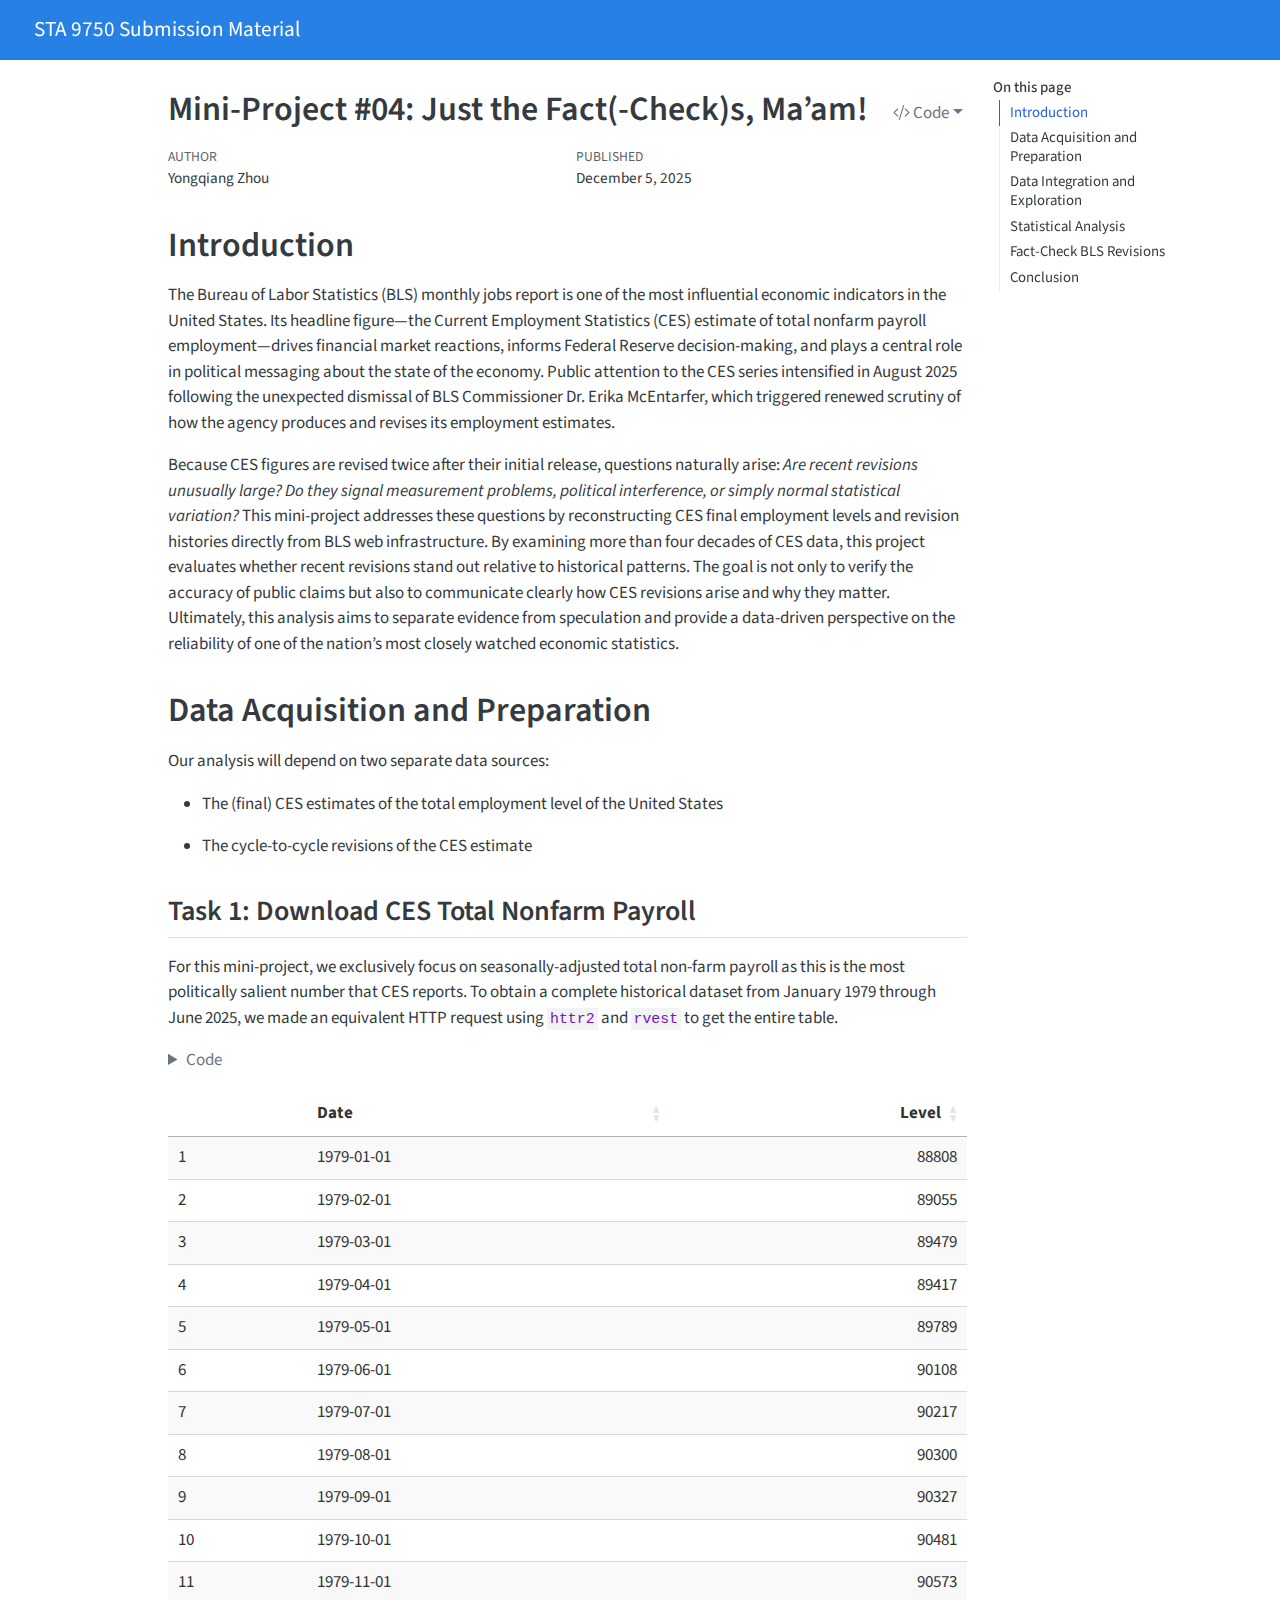
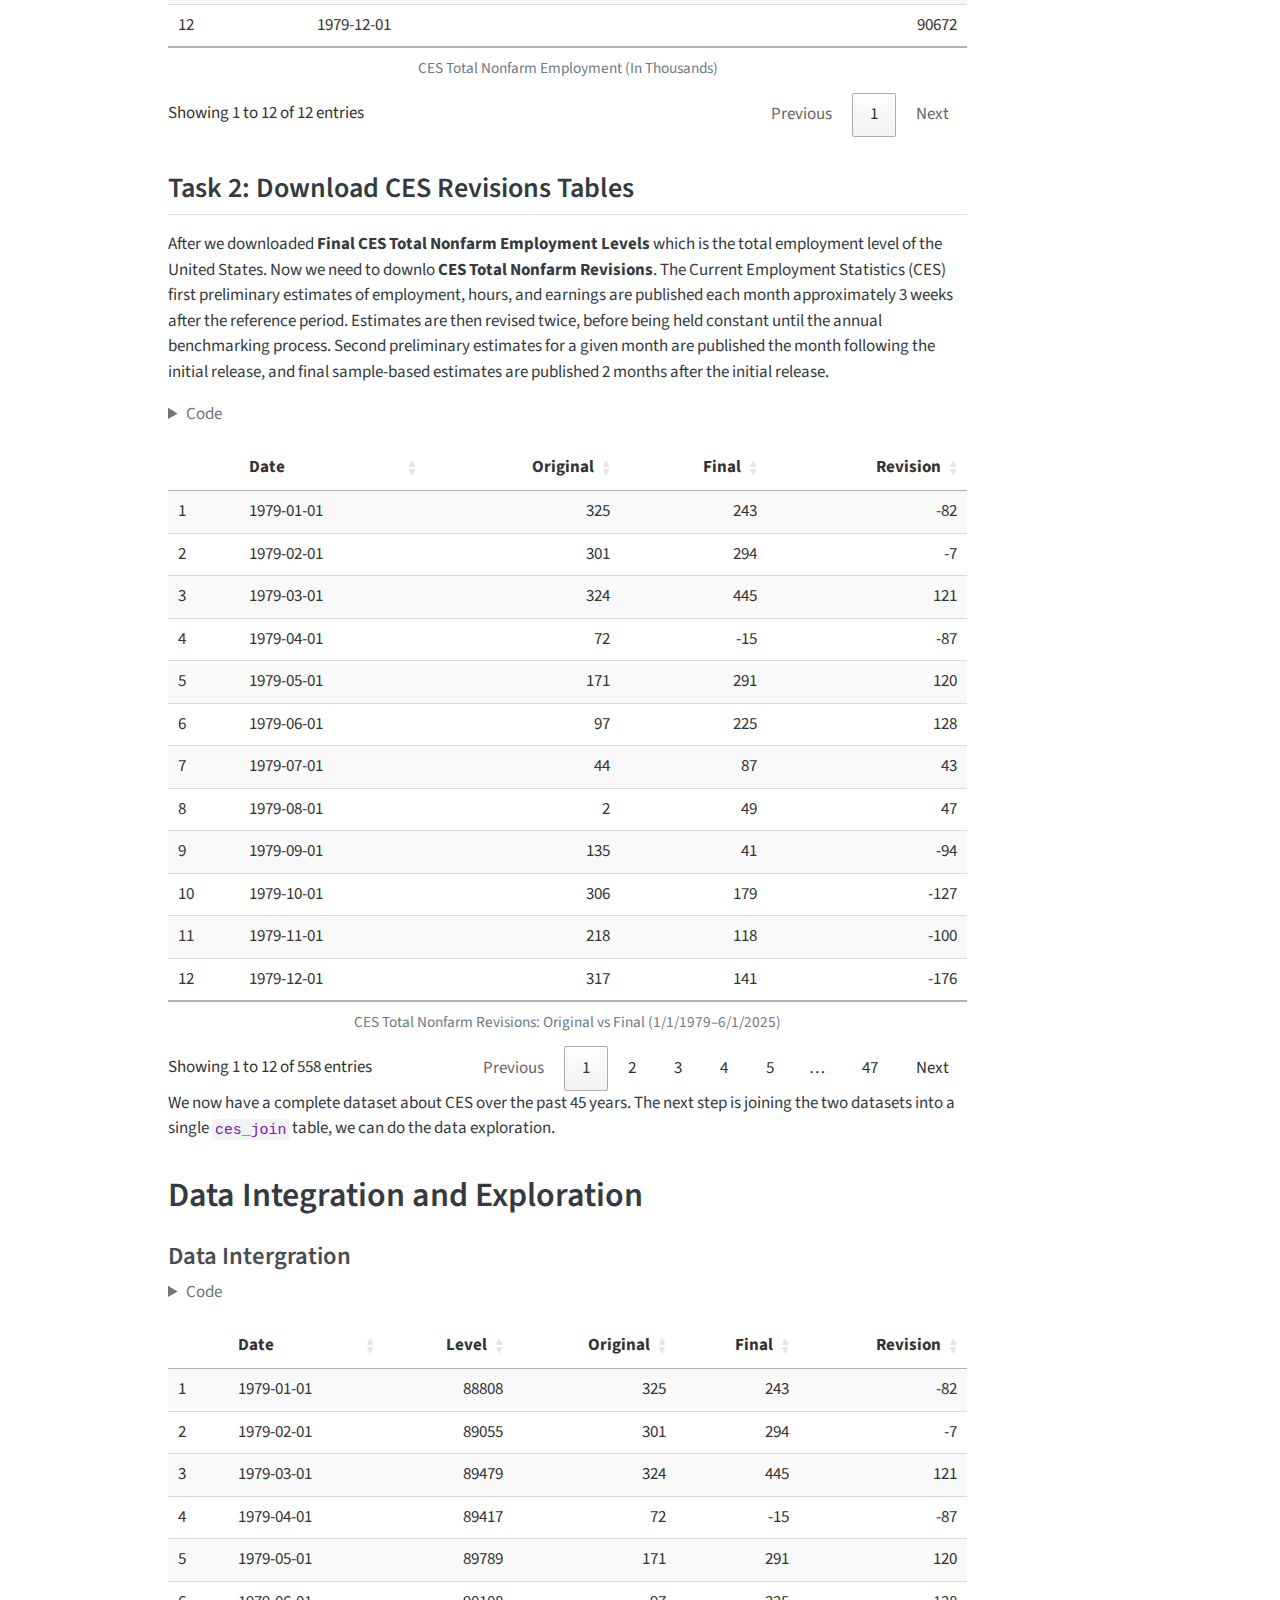
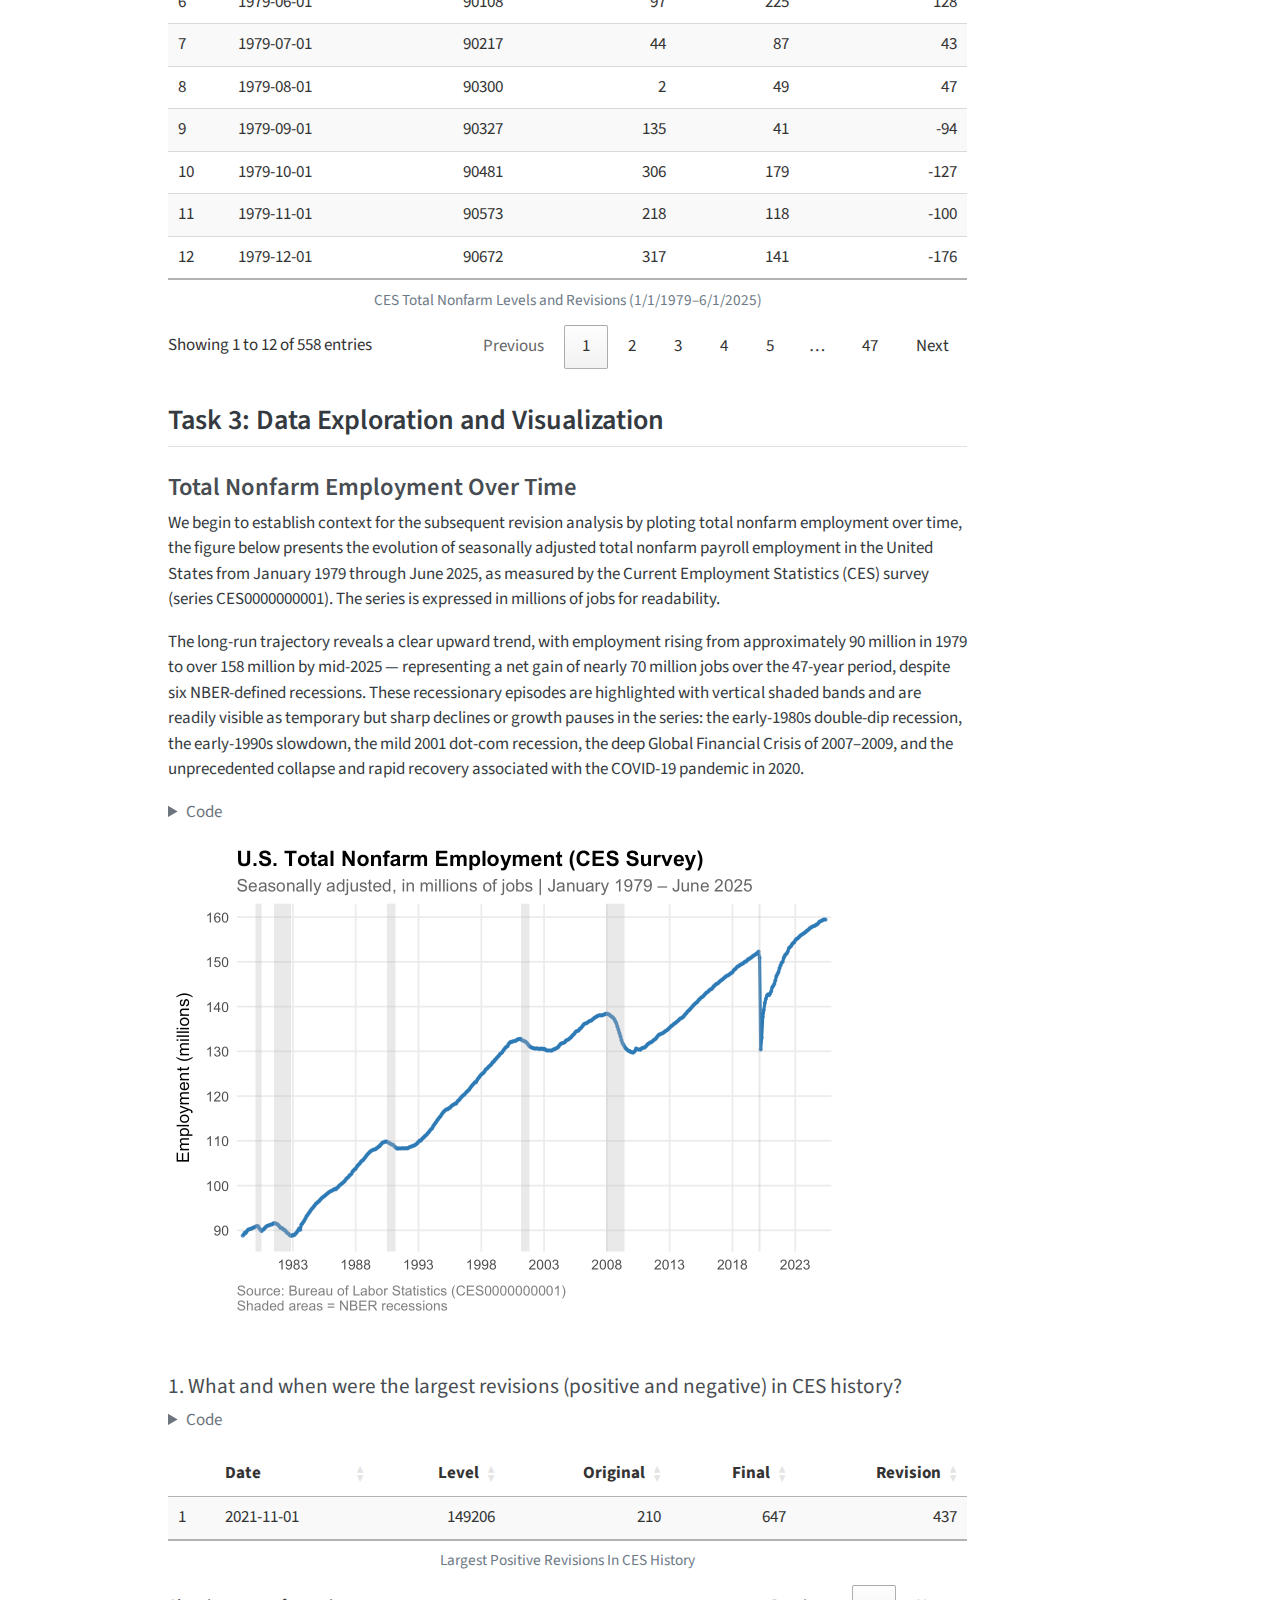
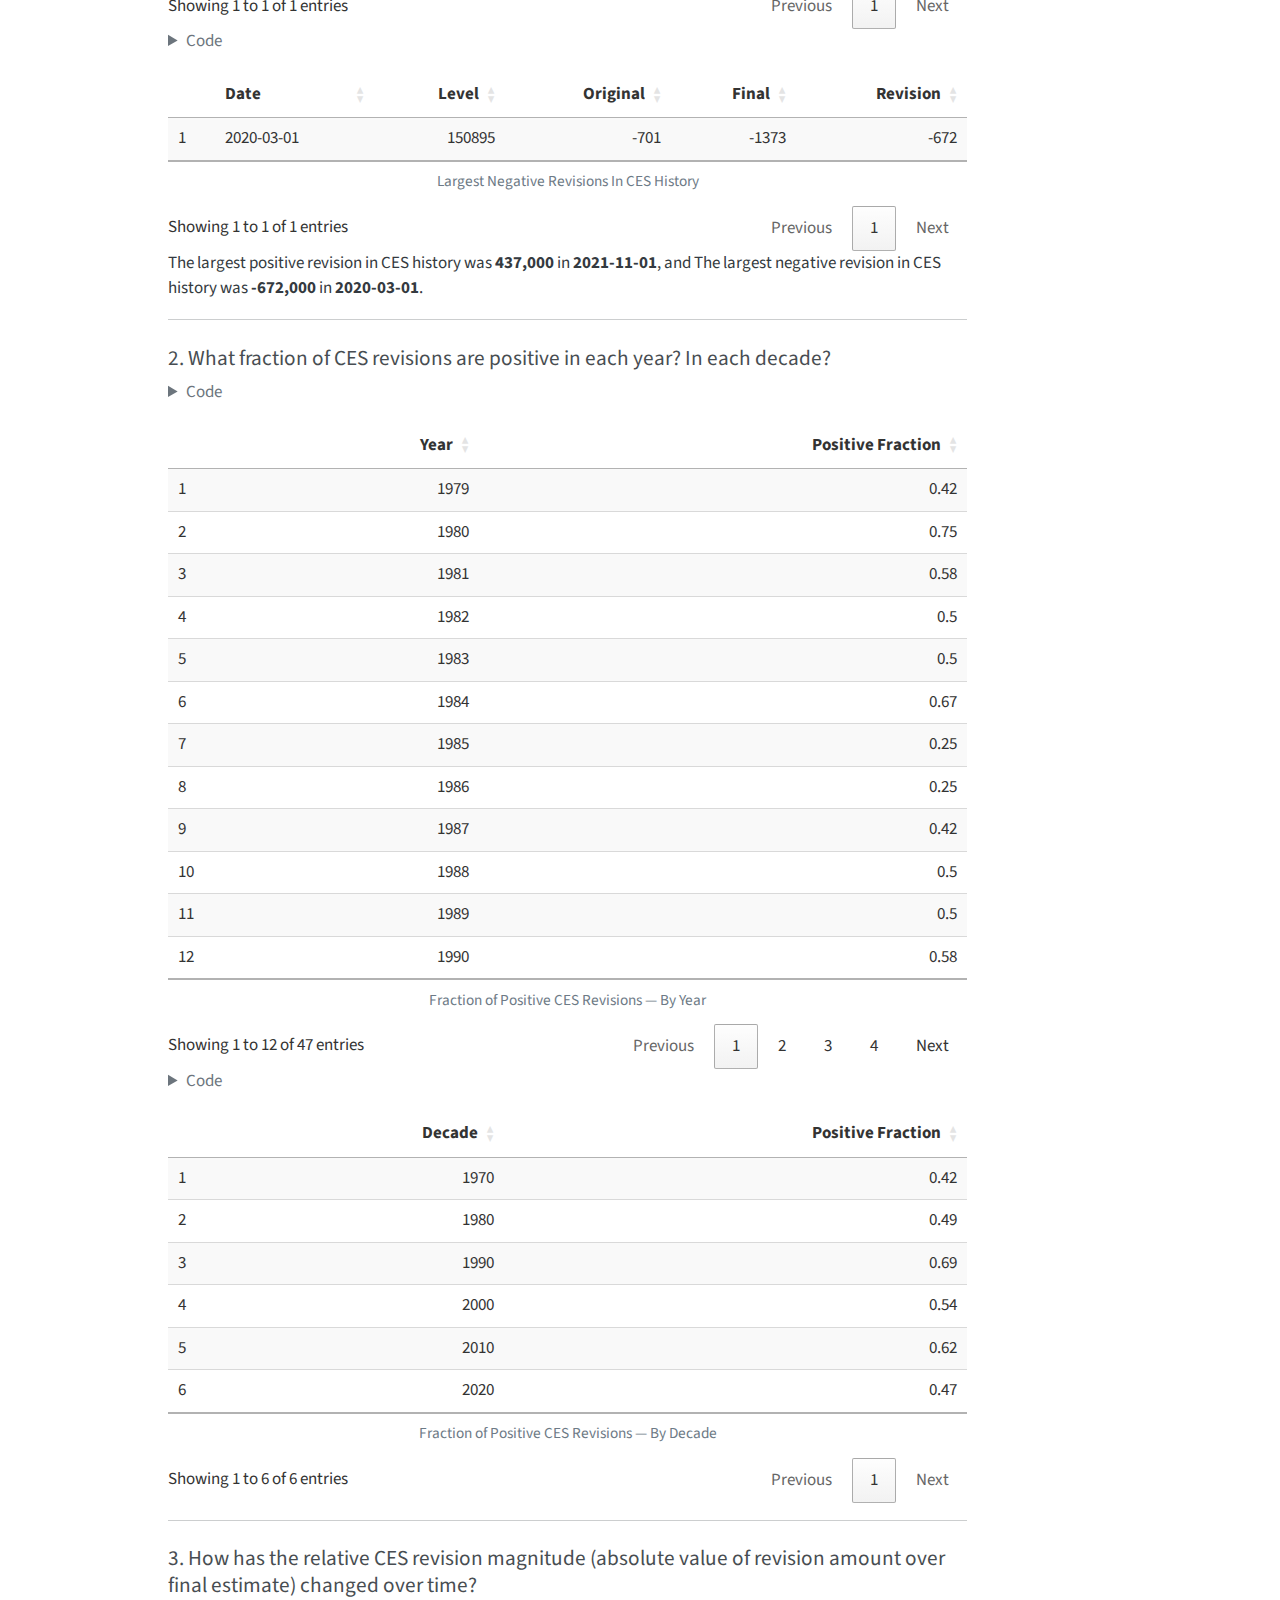
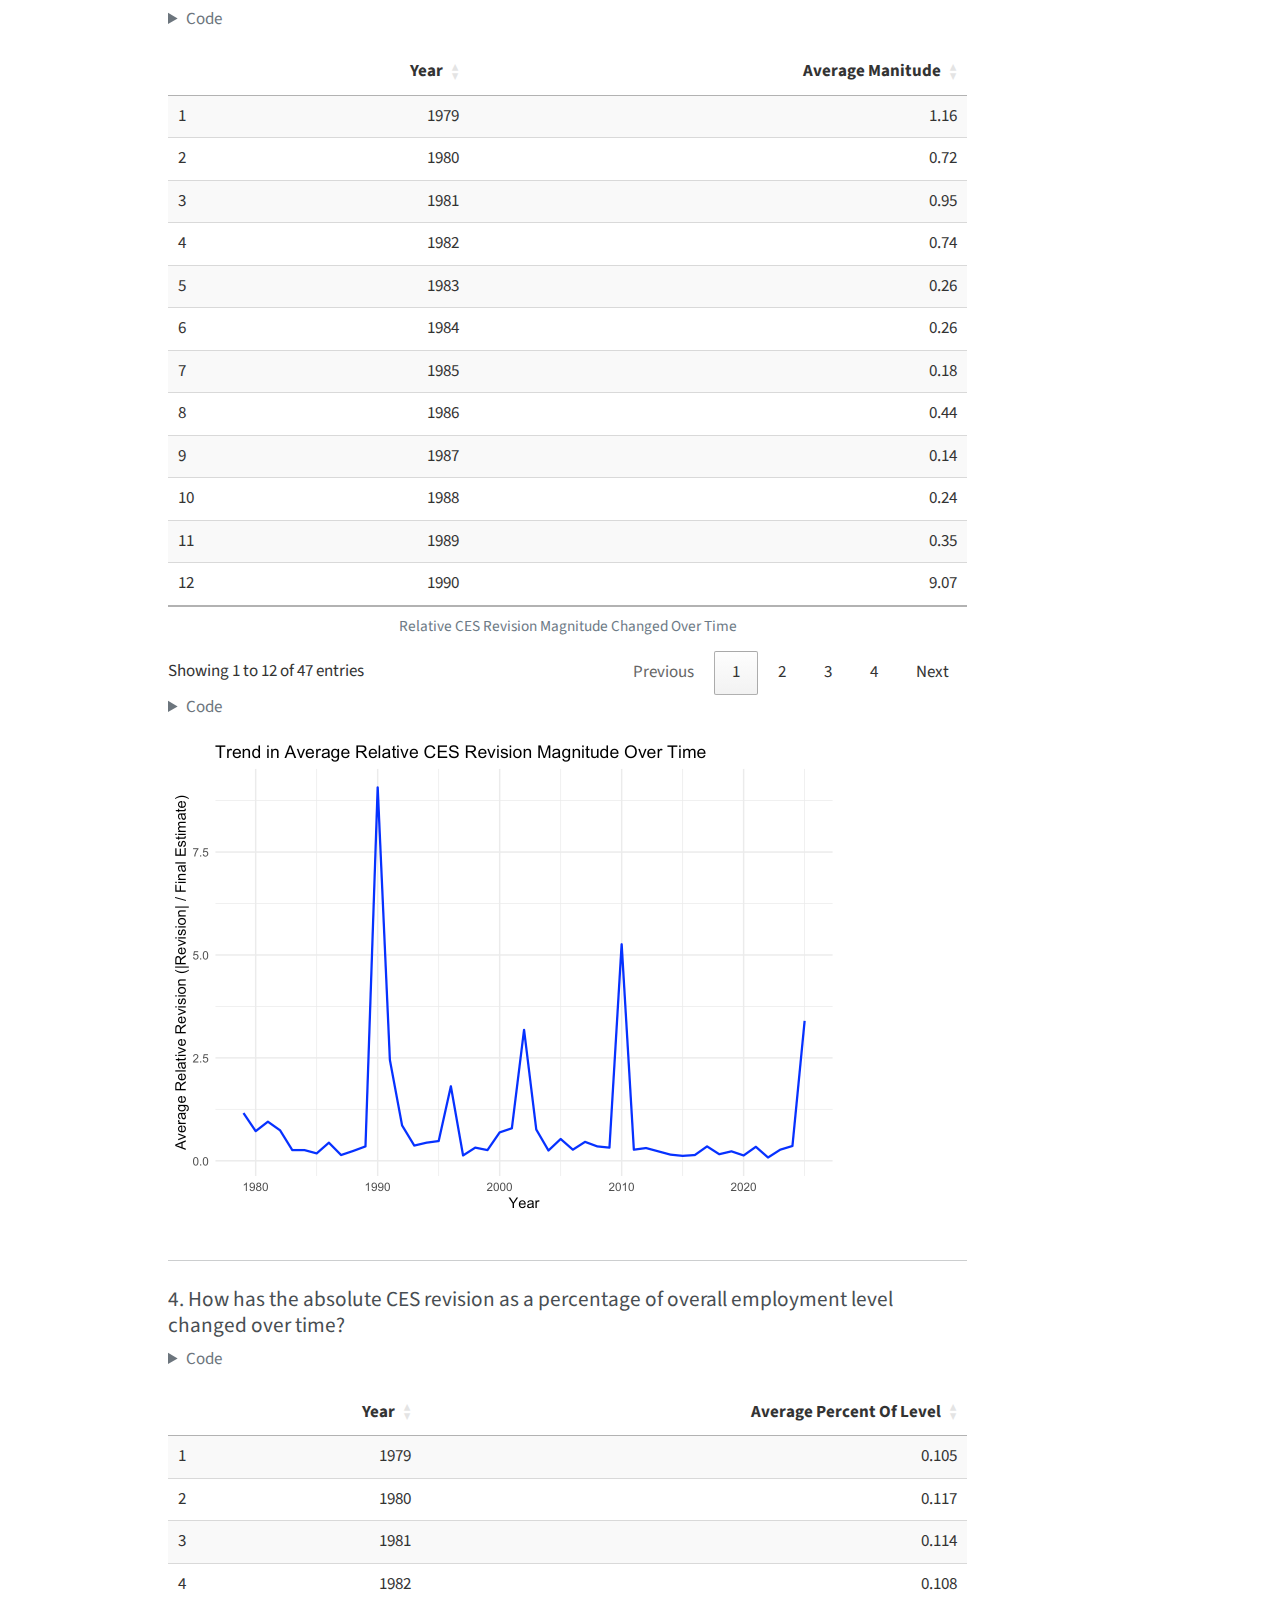
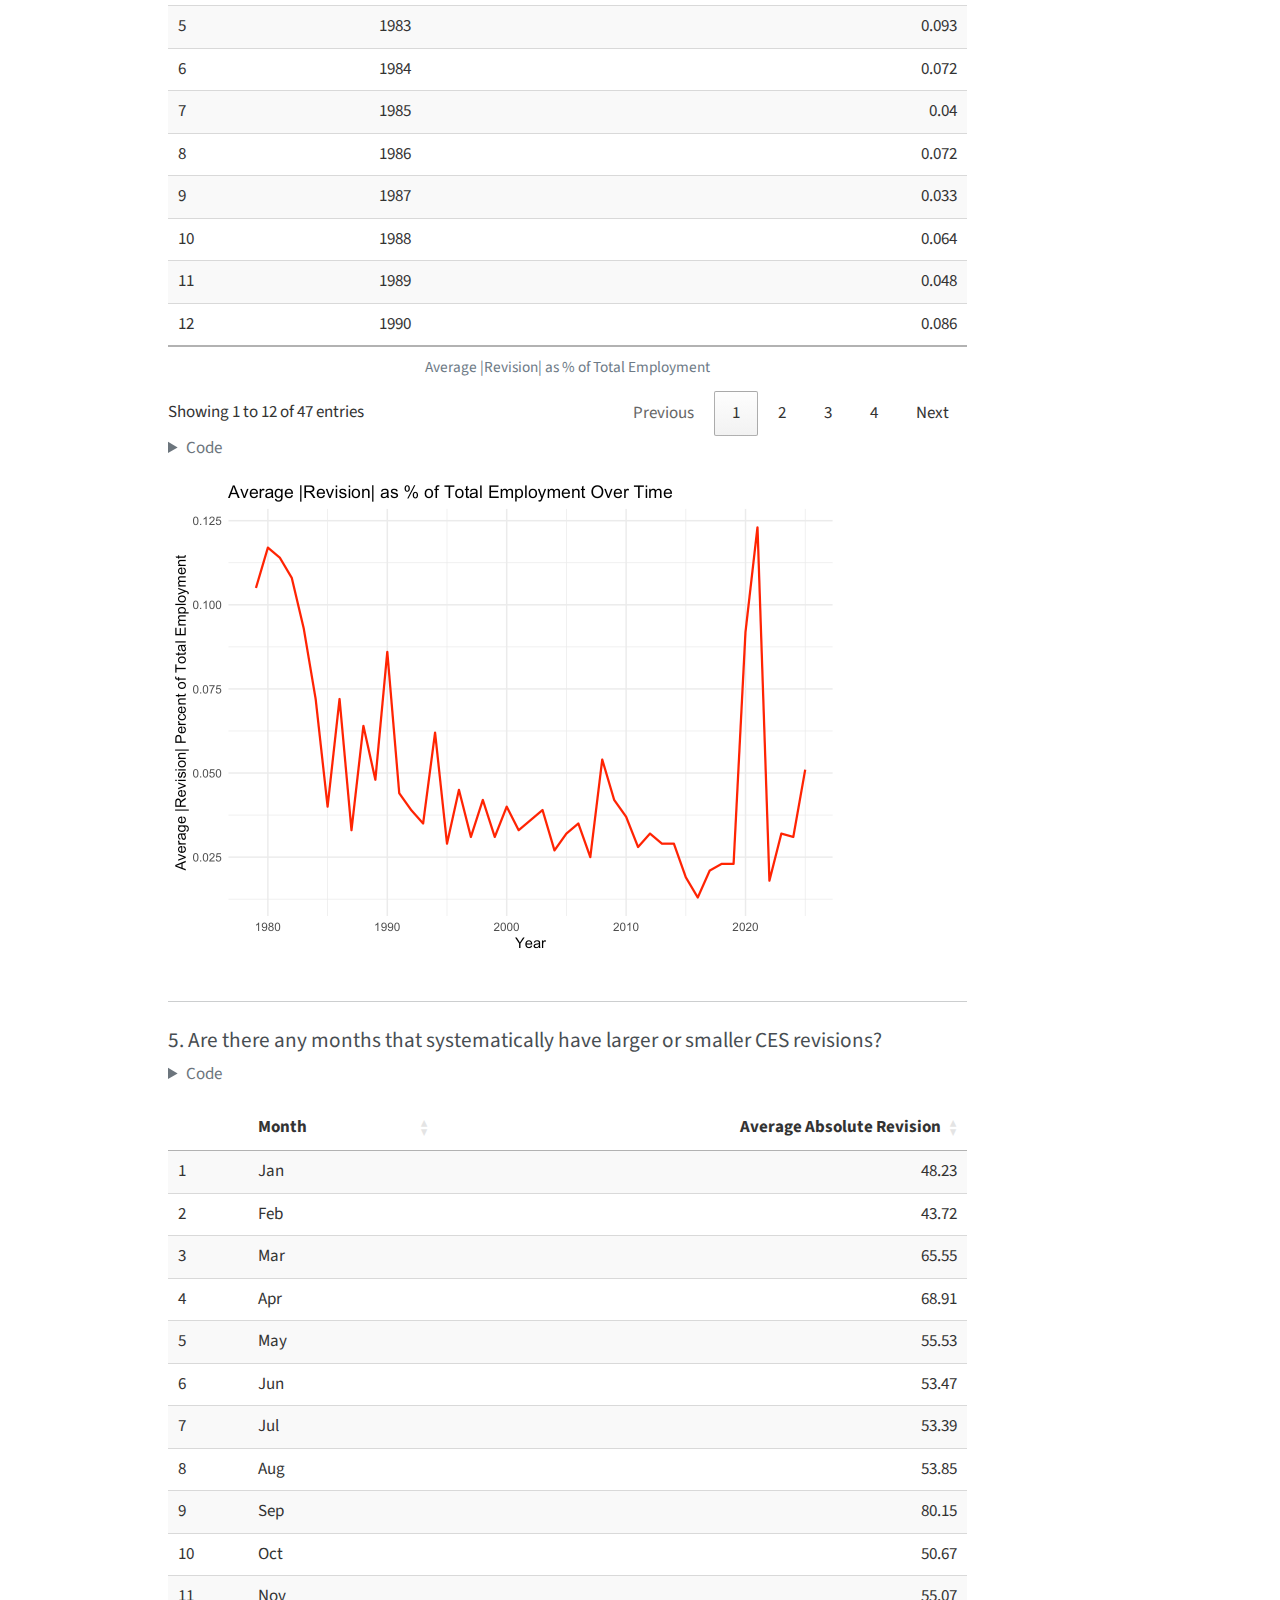
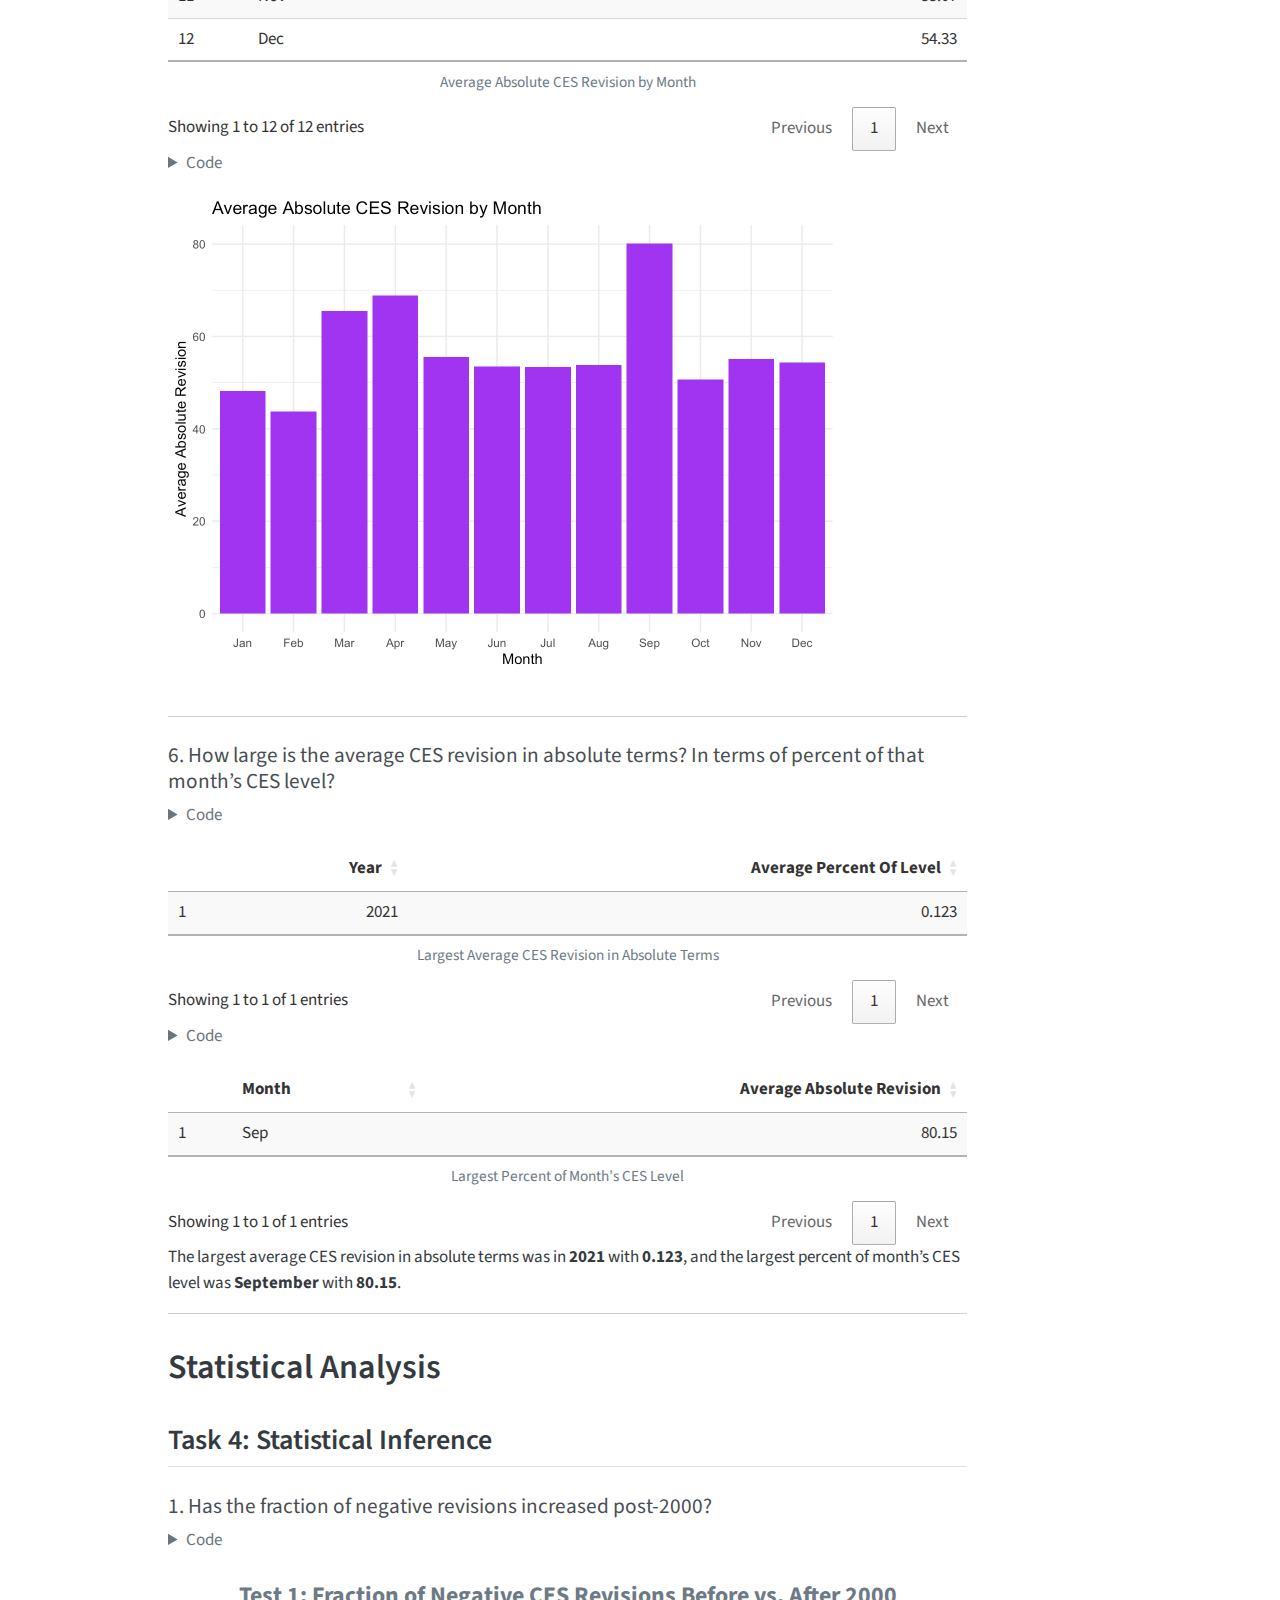
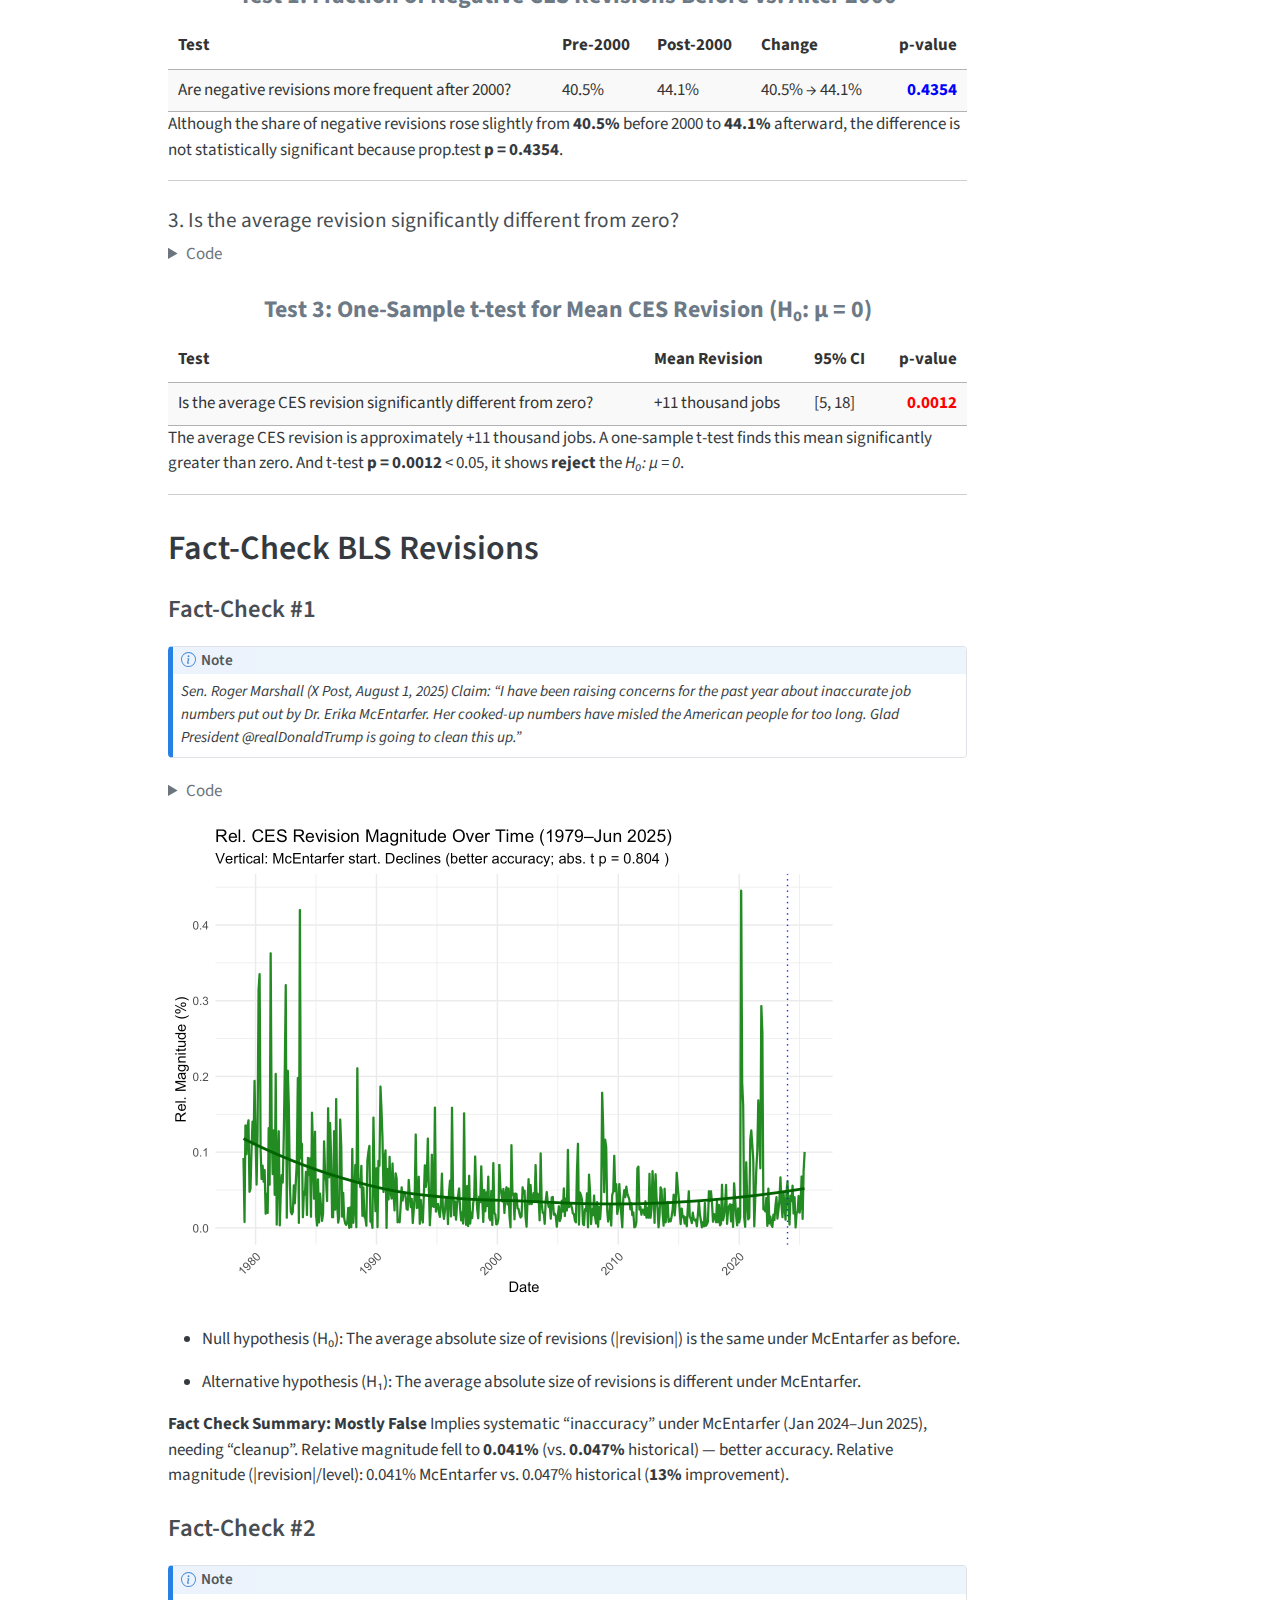
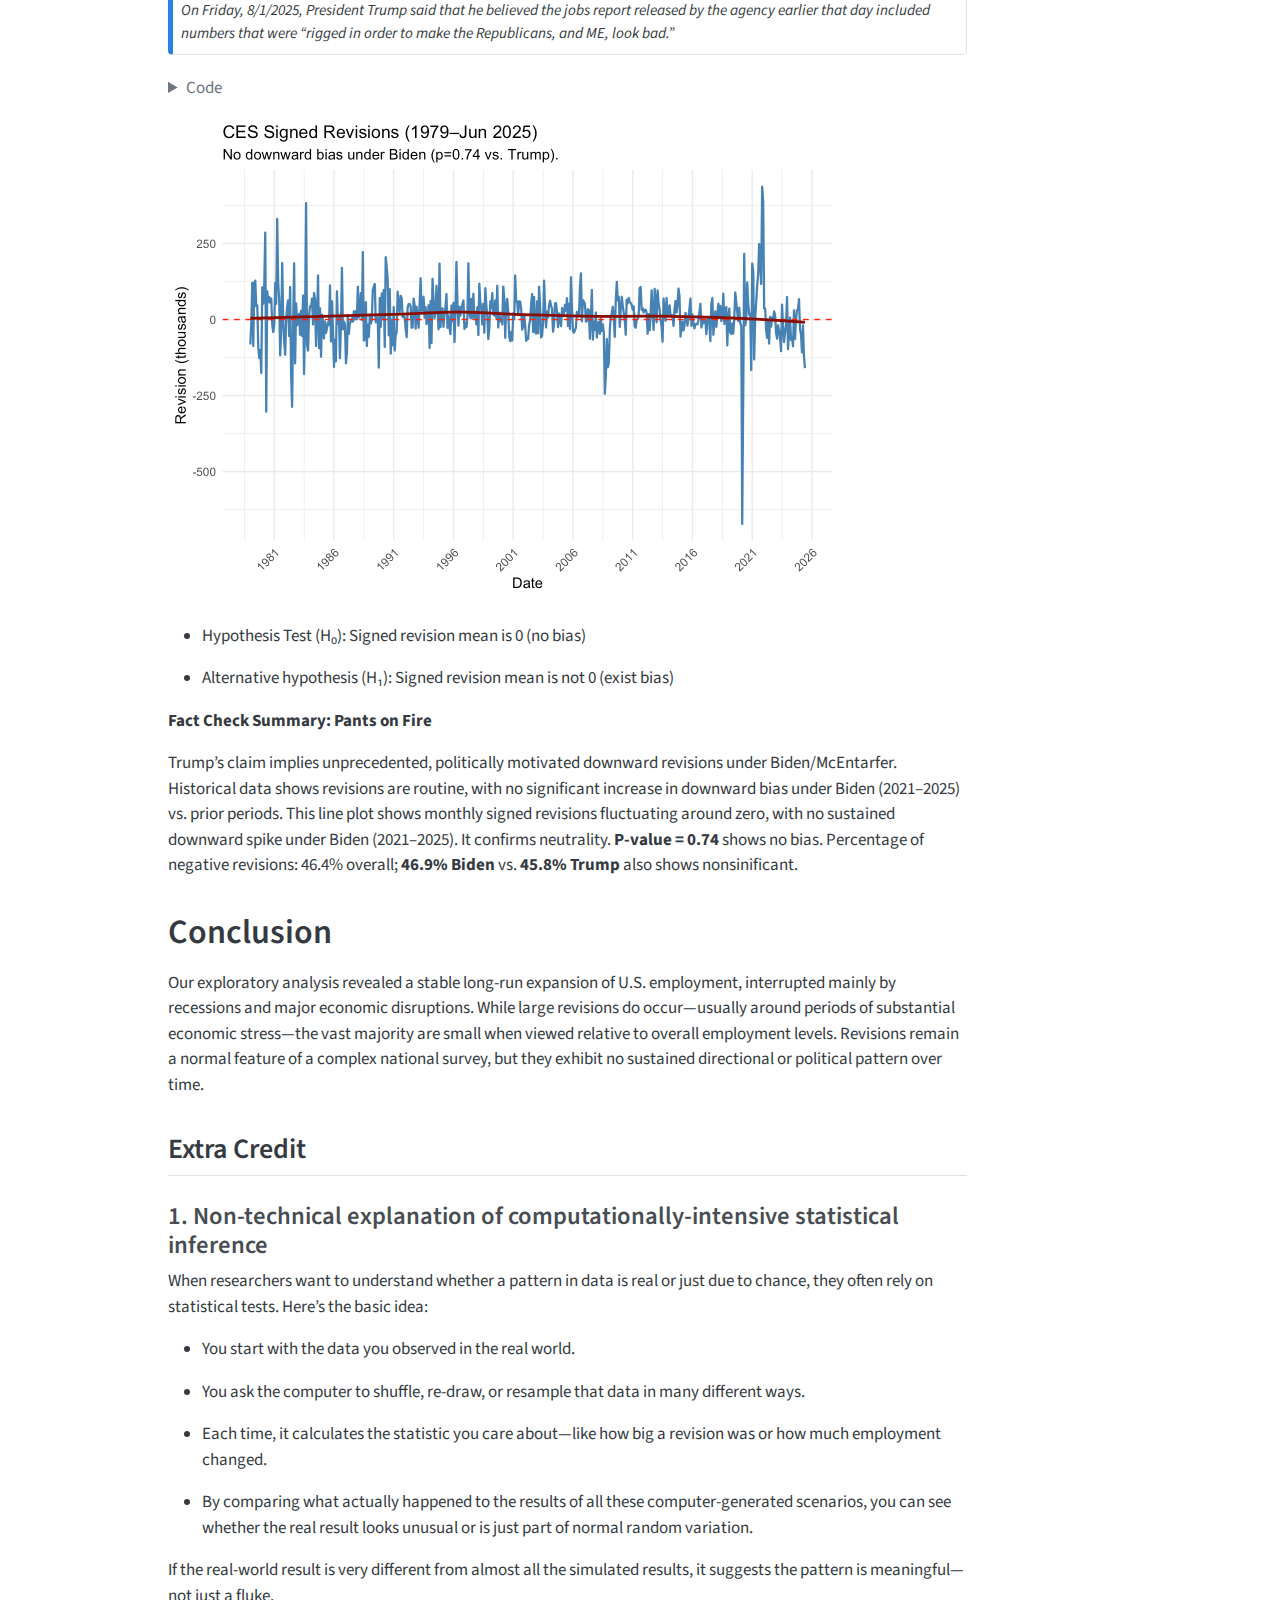
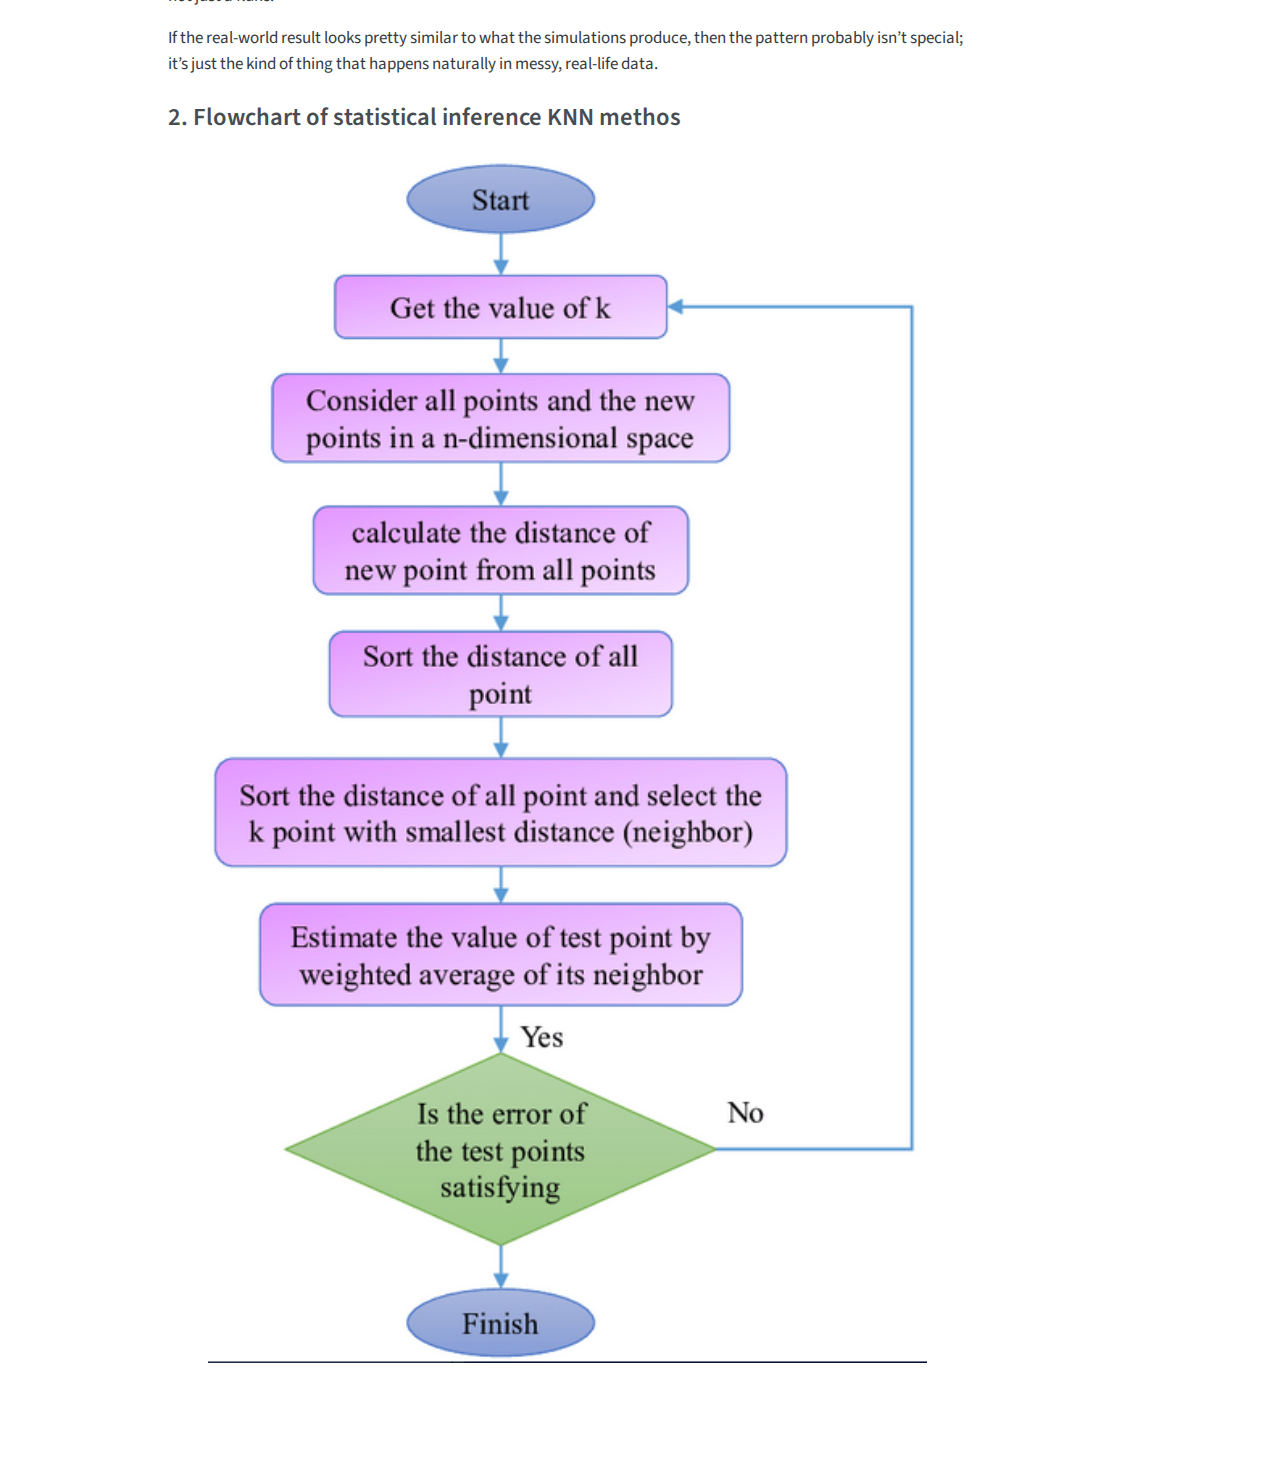
<file: docs/mp04.html>
<!DOCTYPE html>
<html xmlns="http://www.w3.org/1999/xhtml" lang="en" xml:lang="en"><head>

<meta charset="utf-8">
<meta name="generator" content="quarto-1.8.22">

<meta name="viewport" content="width=device-width, initial-scale=1.0, user-scalable=yes">

<meta name="author" content="Yongqiang Zhou">
<meta name="dcterms.date" content="2025-12-05">

<title>Mini-Project #04: Just the Fact(-Check)s, Ma’am! – STA 9750 Submission Material</title>
<style>
code{white-space: pre-wrap;}
span.smallcaps{font-variant: small-caps;}
div.columns{display: flex; gap: min(4vw, 1.5em);}
div.column{flex: auto; overflow-x: auto;}
div.hanging-indent{margin-left: 1.5em; text-indent: -1.5em;}
ul.task-list{list-style: none;}
ul.task-list li input[type="checkbox"] {
  width: 0.8em;
  margin: 0 0.8em 0.2em -1em; /* quarto-specific, see https://github.com/quarto-dev/quarto-cli/issues/4556 */ 
  vertical-align: middle;
}
/* CSS for syntax highlighting */
html { -webkit-text-size-adjust: 100%; }
pre > code.sourceCode { white-space: pre; position: relative; }
pre > code.sourceCode > span { display: inline-block; line-height: 1.25; }
pre > code.sourceCode > span:empty { height: 1.2em; }
.sourceCode { overflow: visible; }
code.sourceCode > span { color: inherit; text-decoration: inherit; }
div.sourceCode { margin: 1em 0; }
pre.sourceCode { margin: 0; }
@media screen {
div.sourceCode { overflow: auto; }
}
@media print {
pre > code.sourceCode { white-space: pre-wrap; }
pre > code.sourceCode > span { text-indent: -5em; padding-left: 5em; }
}
pre.numberSource code
  { counter-reset: source-line 0; }
pre.numberSource code > span
  { position: relative; left: -4em; counter-increment: source-line; }
pre.numberSource code > span > a:first-child::before
  { content: counter(source-line);
    position: relative; left: -1em; text-align: right; vertical-align: baseline;
    border: none; display: inline-block;
    -webkit-touch-callout: none; -webkit-user-select: none;
    -khtml-user-select: none; -moz-user-select: none;
    -ms-user-select: none; user-select: none;
    padding: 0 4px; width: 4em;
  }
pre.numberSource { margin-left: 3em;  padding-left: 4px; }
div.sourceCode
  {   }
@media screen {
pre > code.sourceCode > span > a:first-child::before { text-decoration: underline; }
}
</style>


<script src="site_libs/quarto-nav/quarto-nav.js"></script>
<script src="site_libs/quarto-nav/headroom.min.js"></script>
<script src="site_libs/clipboard/clipboard.min.js"></script>
<script src="site_libs/quarto-search/autocomplete.umd.js"></script>
<script src="site_libs/quarto-search/fuse.min.js"></script>
<script src="site_libs/quarto-search/quarto-search.js"></script>
<meta name="quarto:offset" content="./">
<script src="site_libs/quarto-html/quarto.js" type="module"></script>
<script src="site_libs/quarto-html/tabsets/tabsets.js" type="module"></script>
<script src="site_libs/quarto-html/axe/axe-check.js" type="module"></script>
<script src="site_libs/quarto-html/popper.min.js"></script>
<script src="site_libs/quarto-html/tippy.umd.min.js"></script>
<script src="site_libs/quarto-html/anchor.min.js"></script>
<link href="site_libs/quarto-html/tippy.css" rel="stylesheet">
<link href="site_libs/quarto-html/quarto-syntax-highlighting-cd7454b418030687c631a6a7286fbe16.css" rel="stylesheet" id="quarto-text-highlighting-styles">
<script src="site_libs/bootstrap/bootstrap.min.js"></script>
<link href="site_libs/bootstrap/bootstrap-icons.css" rel="stylesheet">
<link href="site_libs/bootstrap/bootstrap-f245066ca199b7326ac6b360085ddf3a.min.css" rel="stylesheet" append-hash="true" id="quarto-bootstrap" data-mode="light">
<script id="quarto-search-options" type="application/json">{
  "location": "navbar",
  "copy-button": false,
  "collapse-after": 3,
  "panel-placement": "end",
  "type": "overlay",
  "limit": 50,
  "keyboard-shortcut": [
    "f",
    "/",
    "s"
  ],
  "show-item-context": false,
  "language": {
    "search-no-results-text": "No results",
    "search-matching-documents-text": "matching documents",
    "search-copy-link-title": "Copy link to search",
    "search-hide-matches-text": "Hide additional matches",
    "search-more-match-text": "more match in this document",
    "search-more-matches-text": "more matches in this document",
    "search-clear-button-title": "Clear",
    "search-text-placeholder": "",
    "search-detached-cancel-button-title": "Cancel",
    "search-submit-button-title": "Submit",
    "search-label": "Search"
  }
}</script>
<style>html{ scroll-behavior: smooth; }</style>
<link href="site_libs/htmltools-fill-0.5.8.1/fill.css" rel="stylesheet">
<script src="site_libs/htmlwidgets-1.6.4/htmlwidgets.js"></script>
<link href="site_libs/datatables-css-0.0.0/datatables-crosstalk.css" rel="stylesheet">
<script src="site_libs/datatables-binding-0.34.0/datatables.js"></script>
<script src="site_libs/jquery-3.6.0/jquery-3.6.0.min.js"></script>
<link href="site_libs/dt-core-1.13.6/css/jquery.dataTables.min.css" rel="stylesheet">
<link href="site_libs/dt-core-1.13.6/css/jquery.dataTables.extra.css" rel="stylesheet">
<script src="site_libs/dt-core-1.13.6/js/jquery.dataTables.min.js"></script>
<link href="site_libs/crosstalk-1.2.1/css/crosstalk.min.css" rel="stylesheet">
<script src="site_libs/crosstalk-1.2.1/js/crosstalk.min.js"></script>
<link href="site_libs/pagedtable-1.1/css/pagedtable.css" rel="stylesheet">
<script src="site_libs/pagedtable-1.1/js/pagedtable.js"></script>


</head>

<body class="nav-fixed quarto-light">

<div id="quarto-search-results"></div>
  <header id="quarto-header" class="headroom fixed-top">
    <nav class="navbar navbar-expand-lg " data-bs-theme="dark">
      <div class="navbar-container container-fluid">
      <div class="navbar-brand-container mx-auto">
    <a href="./index.html" class="navbar-brand navbar-brand-logo">
    </a>
    <a class="navbar-brand" href="./index.html">
    <span class="navbar-title">STA 9750 Submission Material</span>
    </a>
  </div>
        <div class="quarto-navbar-tools tools-end">
</div>
      </div> <!-- /container-fluid -->
    </nav>
</header>
<!-- content -->
<div id="quarto-content" class="quarto-container page-columns page-rows-contents page-layout-article page-navbar">
<!-- sidebar -->
<!-- margin-sidebar -->
    <div id="quarto-margin-sidebar" class="sidebar margin-sidebar">
        <nav id="TOC" role="doc-toc" class="toc-active">
    <h2 id="toc-title">On this page</h2>
   
  <ul>
  <li><a href="#introduction" id="toc-introduction" class="nav-link active" data-scroll-target="#introduction">Introduction</a></li>
  <li><a href="#data-acquisition-and-preparation" id="toc-data-acquisition-and-preparation" class="nav-link" data-scroll-target="#data-acquisition-and-preparation">Data Acquisition and Preparation</a>
  <ul class="collapse">
  <li><a href="#task-1-download-ces-total-nonfarm-payroll" id="toc-task-1-download-ces-total-nonfarm-payroll" class="nav-link" data-scroll-target="#task-1-download-ces-total-nonfarm-payroll">Task 1: Download CES Total Nonfarm Payroll</a></li>
  <li><a href="#task-2-download-ces-revisions-tables" id="toc-task-2-download-ces-revisions-tables" class="nav-link" data-scroll-target="#task-2-download-ces-revisions-tables">Task 2: Download CES Revisions Tables</a></li>
  </ul></li>
  <li><a href="#data-integration-and-exploration" id="toc-data-integration-and-exploration" class="nav-link" data-scroll-target="#data-integration-and-exploration">Data Integration and Exploration</a>
  <ul class="collapse">
  <li><a href="#data-intergration" id="toc-data-intergration" class="nav-link" data-scroll-target="#data-intergration">Data Intergration</a></li>
  <li><a href="#task-3-data-exploration-and-visualization" id="toc-task-3-data-exploration-and-visualization" class="nav-link" data-scroll-target="#task-3-data-exploration-and-visualization">Task 3: Data Exploration and Visualization</a>
  <ul class="collapse">
  <li><a href="#total-nonfarm-employment-over-time" id="toc-total-nonfarm-employment-over-time" class="nav-link" data-scroll-target="#total-nonfarm-employment-over-time">Total Nonfarm Employment Over Time</a></li>
  </ul></li>
  </ul></li>
  <li><a href="#statistical-analysis" id="toc-statistical-analysis" class="nav-link" data-scroll-target="#statistical-analysis">Statistical Analysis</a>
  <ul class="collapse">
  <li><a href="#task-4-statistical-inference" id="toc-task-4-statistical-inference" class="nav-link" data-scroll-target="#task-4-statistical-inference">Task 4: Statistical Inference</a></li>
  </ul></li>
  <li><a href="#fact-check-bls-revisions" id="toc-fact-check-bls-revisions" class="nav-link" data-scroll-target="#fact-check-bls-revisions">Fact-Check BLS Revisions</a>
  <ul class="collapse">
  <li><a href="#fact-check-1" id="toc-fact-check-1" class="nav-link" data-scroll-target="#fact-check-1">Fact-Check #1</a></li>
  <li><a href="#fact-check-2" id="toc-fact-check-2" class="nav-link" data-scroll-target="#fact-check-2">Fact-Check #2</a></li>
  </ul></li>
  <li><a href="#conclusion" id="toc-conclusion" class="nav-link" data-scroll-target="#conclusion">Conclusion</a>
  <ul class="collapse">
  <li><a href="#extra-credit" id="toc-extra-credit" class="nav-link" data-scroll-target="#extra-credit">Extra Credit</a>
  <ul class="collapse">
  <li><a href="#non-technical-explanation-of-computationally-intensive-statistical-inference" id="toc-non-technical-explanation-of-computationally-intensive-statistical-inference" class="nav-link" data-scroll-target="#non-technical-explanation-of-computationally-intensive-statistical-inference">1. Non-technical explanation of computationally-intensive statistical inference</a></li>
  <li><a href="#flowchart-of-statistical-inference-knn-methos" id="toc-flowchart-of-statistical-inference-knn-methos" class="nav-link" data-scroll-target="#flowchart-of-statistical-inference-knn-methos">2. Flowchart of statistical inference KNN methos</a></li>
  </ul></li>
  </ul></li>
  </ul>
</nav>
    </div>
<!-- main -->
<main class="content" id="quarto-document-content">

<header id="title-block-header" class="quarto-title-block default">
<div class="quarto-title">
<div class="quarto-title-block"><div><h1 class="title">Mini-Project #04: Just the Fact(-Check)s, Ma’am!</h1><button type="button" class="btn code-tools-button dropdown-toggle" id="quarto-code-tools-menu" data-bs-toggle="dropdown" aria-expanded="false"><i class="bi"></i> Code</button><ul class="dropdown-menu dropdown-menu-end" aria-labelelledby="quarto-code-tools-menu"><li><a id="quarto-show-all-code" class="dropdown-item" href="javascript:void(0)" role="button">Show All Code</a></li><li><a id="quarto-hide-all-code" class="dropdown-item" href="javascript:void(0)" role="button">Hide All Code</a></li><li><hr class="dropdown-divider"></li><li><a id="quarto-view-source" class="dropdown-item" href="javascript:void(0)" role="button">View Source</a></li></ul></div></div>
</div>



<div class="quarto-title-meta">

    <div>
    <div class="quarto-title-meta-heading">Author</div>
    <div class="quarto-title-meta-contents">
             <p>Yongqiang Zhou </p>
          </div>
  </div>
    
    <div>
    <div class="quarto-title-meta-heading">Published</div>
    <div class="quarto-title-meta-contents">
      <p class="date">December 5, 2025</p>
    </div>
  </div>
  
    
  </div>
  


</header>


<section id="introduction" class="level1">
<h1>Introduction</h1>
<p>The Bureau of Labor Statistics (BLS) monthly jobs report is one of the most influential economic indicators in the United States. Its headline figure—the Current Employment Statistics (CES) estimate of total nonfarm payroll employment—drives financial market reactions, informs Federal Reserve decision-making, and plays a central role in political messaging about the state of the economy. Public attention to the CES series intensified in August 2025 following the unexpected dismissal of BLS Commissioner Dr.&nbsp;Erika McEntarfer, which triggered renewed scrutiny of how the agency produces and revises its employment estimates.</p>
<p>Because CES figures are revised twice after their initial release, questions naturally arise: <em>Are recent revisions unusually large?</em> <em>Do they signal measurement problems, political interference, or simply normal statistical variation?</em> This mini-project addresses these questions by reconstructing CES final employment levels and revision histories directly from BLS web infrastructure. By examining more than four decades of CES data, this project evaluates whether recent revisions stand out relative to historical patterns. The goal is not only to verify the accuracy of public claims but also to communicate clearly how CES revisions arise and why they matter. Ultimately, this analysis aims to separate evidence from speculation and provide a data-driven perspective on the reliability of one of the nation’s most closely watched economic statistics.</p>
</section>
<section id="data-acquisition-and-preparation" class="level1">
<h1>Data Acquisition and Preparation</h1>
<p>Our analysis will depend on two separate data sources:</p>
<ul>
<li><p>The (final) CES estimates of the total employment level of the United States</p></li>
<li><p>The cycle-to-cycle revisions of the CES estimate</p></li>
</ul>
<section id="task-1-download-ces-total-nonfarm-payroll" class="level2">
<h2 class="anchored" data-anchor-id="task-1-download-ces-total-nonfarm-payroll">Task 1: Download CES Total Nonfarm Payroll</h2>
<p>For this mini-project, we exclusively focus on seasonally-adjusted total non-farm payroll as this is the most politically salient number that CES reports. To obtain a complete historical dataset from January 1979 through June 2025, we made an equivalent HTTP request using <code>httr2</code> and <code>rvest</code> to get the entire table.</p>
<div class="cell">
<details class="code-fold">
<summary>Code</summary>
<div class="code-copy-outer-scaffold"><div class="sourceCode cell-code" id="cb1"><pre class="sourceCode r code-with-copy"><code class="sourceCode r"><span id="cb1-1"><a href="#cb1-1" aria-hidden="true" tabindex="-1"></a><span class="fu">library</span>(httr2)</span>
<span id="cb1-2"><a href="#cb1-2" aria-hidden="true" tabindex="-1"></a><span class="fu">library</span>(rvest)</span>
<span id="cb1-3"><a href="#cb1-3" aria-hidden="true" tabindex="-1"></a><span class="fu">library</span>(dplyr)</span>
<span id="cb1-4"><a href="#cb1-4" aria-hidden="true" tabindex="-1"></a><span class="fu">library</span>(tidyr)</span>
<span id="cb1-5"><a href="#cb1-5" aria-hidden="true" tabindex="-1"></a><span class="fu">library</span>(lubridate)</span>
<span id="cb1-6"><a href="#cb1-6" aria-hidden="true" tabindex="-1"></a><span class="fu">library</span>(DT)</span>
<span id="cb1-7"><a href="#cb1-7" aria-hidden="true" tabindex="-1"></a><span class="fu">library</span>(readr)</span>
<span id="cb1-8"><a href="#cb1-8" aria-hidden="true" tabindex="-1"></a></span>
<span id="cb1-9"><a href="#cb1-9" aria-hidden="true" tabindex="-1"></a>format_table <span class="ot">&lt;-</span> <span class="cf">function</span>(x, <span class="at">caption =</span> <span class="cn">NULL</span>) {</span>
<span id="cb1-10"><a href="#cb1-10" aria-hidden="true" tabindex="-1"></a>  DT<span class="sc">::</span><span class="fu">datatable</span>(x, <span class="at">caption =</span> caption,</span>
<span id="cb1-11"><a href="#cb1-11" aria-hidden="true" tabindex="-1"></a>                <span class="at">options =</span> <span class="fu">list</span>(<span class="at">pageLength =</span> <span class="dv">12</span>, <span class="at">scrollX =</span> <span class="cn">TRUE</span>, <span class="at">dom =</span> <span class="st">"tip"</span>))</span>
<span id="cb1-12"><a href="#cb1-12" aria-hidden="true" tabindex="-1"></a>}</span>
<span id="cb1-13"><a href="#cb1-13" aria-hidden="true" tabindex="-1"></a></span>
<span id="cb1-14"><a href="#cb1-14" aria-hidden="true" tabindex="-1"></a><span class="co"># --- Scrape CES final data ---</span></span>
<span id="cb1-15"><a href="#cb1-15" aria-hidden="true" tabindex="-1"></a>ces_html <span class="ot">&lt;-</span> <span class="fu">request</span>(<span class="st">"https://data.bls.gov/pdq/SurveyOutputServlet"</span>) <span class="sc">|&gt;</span></span>
<span id="cb1-16"><a href="#cb1-16" aria-hidden="true" tabindex="-1"></a>  <span class="fu">req_user_agent</span>(<span class="st">"Mozilla/5.0 (R script)"</span>) <span class="sc">|&gt;</span></span>
<span id="cb1-17"><a href="#cb1-17" aria-hidden="true" tabindex="-1"></a>  <span class="fu">req_body_form</span>(</span>
<span id="cb1-18"><a href="#cb1-18" aria-hidden="true" tabindex="-1"></a>    <span class="at">series_id       =</span> <span class="st">"CES0000000001"</span>,</span>
<span id="cb1-19"><a href="#cb1-19" aria-hidden="true" tabindex="-1"></a>    <span class="at">from_year       =</span> <span class="st">"1979"</span>,</span>
<span id="cb1-20"><a href="#cb1-20" aria-hidden="true" tabindex="-1"></a>    <span class="at">to_year         =</span> <span class="st">"2025"</span>,</span>
<span id="cb1-21"><a href="#cb1-21" aria-hidden="true" tabindex="-1"></a>    <span class="at">years_option    =</span> <span class="st">"specific_years"</span>,</span>
<span id="cb1-22"><a href="#cb1-22" aria-hidden="true" tabindex="-1"></a>    <span class="at">data_tool       =</span> <span class="st">"surveymost"</span>,</span>
<span id="cb1-23"><a href="#cb1-23" aria-hidden="true" tabindex="-1"></a>    <span class="at">request_action  =</span> <span class="st">"get_data"</span>,</span>
<span id="cb1-24"><a href="#cb1-24" aria-hidden="true" tabindex="-1"></a>    <span class="at">reformat        =</span> <span class="st">"true"</span>,</span>
<span id="cb1-25"><a href="#cb1-25" aria-hidden="true" tabindex="-1"></a>    <span class="at">from_results_page =</span> <span class="st">"true"</span>,</span>
<span id="cb1-26"><a href="#cb1-26" aria-hidden="true" tabindex="-1"></a>    <span class="at">initial_request =</span> <span class="st">"false"</span></span>
<span id="cb1-27"><a href="#cb1-27" aria-hidden="true" tabindex="-1"></a>  ) <span class="sc">|&gt;</span></span>
<span id="cb1-28"><a href="#cb1-28" aria-hidden="true" tabindex="-1"></a>  <span class="fu">req_perform</span>() <span class="sc">|&gt;</span></span>
<span id="cb1-29"><a href="#cb1-29" aria-hidden="true" tabindex="-1"></a>  <span class="fu">resp_body_html</span>()</span>
<span id="cb1-30"><a href="#cb1-30" aria-hidden="true" tabindex="-1"></a></span>
<span id="cb1-31"><a href="#cb1-31" aria-hidden="true" tabindex="-1"></a>all_tables <span class="ot">&lt;-</span> ces_html <span class="sc">|&gt;</span> <span class="fu">html_elements</span>(<span class="st">"table"</span>) <span class="sc">|&gt;</span> <span class="fu">html_table</span>()</span>
<span id="cb1-32"><a href="#cb1-32" aria-hidden="true" tabindex="-1"></a><span class="co"># The 2nd table is the one we need</span></span>
<span id="cb1-33"><a href="#cb1-33" aria-hidden="true" tabindex="-1"></a>ces_raw    <span class="ot">&lt;-</span> all_tables[[<span class="dv">2</span>]] </span>
<span id="cb1-34"><a href="#cb1-34" aria-hidden="true" tabindex="-1"></a></span>
<span id="cb1-35"><a href="#cb1-35" aria-hidden="true" tabindex="-1"></a><span class="co"># --- Clean &amp; filter date range ---</span></span>
<span id="cb1-36"><a href="#cb1-36" aria-hidden="true" tabindex="-1"></a>ces <span class="ot">&lt;-</span> ces_raw <span class="sc">|&gt;</span></span>
<span id="cb1-37"><a href="#cb1-37" aria-hidden="true" tabindex="-1"></a>  <span class="fu">select</span>(Year, Jan<span class="sc">:</span>Dec) <span class="sc">|&gt;</span></span>
<span id="cb1-38"><a href="#cb1-38" aria-hidden="true" tabindex="-1"></a>  <span class="fu">pivot_longer</span>(<span class="at">cols =</span> <span class="sc">-</span>Year, <span class="at">names_to =</span> <span class="st">"Month"</span>, <span class="at">values_to =</span> <span class="st">"Level"</span>) <span class="sc">|&gt;</span></span>
<span id="cb1-39"><a href="#cb1-39" aria-hidden="true" tabindex="-1"></a>  <span class="fu">mutate</span>(</span>
<span id="cb1-40"><a href="#cb1-40" aria-hidden="true" tabindex="-1"></a>    <span class="at">Level =</span> readr<span class="sc">::</span><span class="fu">parse_number</span>(Level),</span>
<span id="cb1-41"><a href="#cb1-41" aria-hidden="true" tabindex="-1"></a>    <span class="at">Date  =</span> <span class="fu">as.Date</span>(<span class="fu">paste</span>(Year, Month, <span class="st">"1"</span>), <span class="st">"%Y %b %d"</span>)</span>
<span id="cb1-42"><a href="#cb1-42" aria-hidden="true" tabindex="-1"></a>  ) <span class="sc">|&gt;</span></span>
<span id="cb1-43"><a href="#cb1-43" aria-hidden="true" tabindex="-1"></a>  <span class="fu">filter</span>(</span>
<span id="cb1-44"><a href="#cb1-44" aria-hidden="true" tabindex="-1"></a>    <span class="sc">!</span><span class="fu">is.na</span>(Date),</span>
<span id="cb1-45"><a href="#cb1-45" aria-hidden="true" tabindex="-1"></a>    Date <span class="sc">&gt;=</span> <span class="fu">as.Date</span>(<span class="st">"1979-01-01"</span>),</span>
<span id="cb1-46"><a href="#cb1-46" aria-hidden="true" tabindex="-1"></a>    Date <span class="sc">&lt;=</span> <span class="fu">as.Date</span>(<span class="st">"2025-06-01"</span>)</span>
<span id="cb1-47"><a href="#cb1-47" aria-hidden="true" tabindex="-1"></a>  ) <span class="sc">|&gt;</span></span>
<span id="cb1-48"><a href="#cb1-48" aria-hidden="true" tabindex="-1"></a>  <span class="fu">arrange</span>(Date) <span class="sc">|&gt;</span></span>
<span id="cb1-49"><a href="#cb1-49" aria-hidden="true" tabindex="-1"></a>  <span class="fu">select</span>(Date, Level)</span>
<span id="cb1-50"><a href="#cb1-50" aria-hidden="true" tabindex="-1"></a></span>
<span id="cb1-51"><a href="#cb1-51" aria-hidden="true" tabindex="-1"></a><span class="co"># Show the result</span></span>
<span id="cb1-52"><a href="#cb1-52" aria-hidden="true" tabindex="-1"></a>ces <span class="sc">|&gt;</span> <span class="fu">head</span>(<span class="dv">12</span>) <span class="sc">|&gt;</span> <span class="fu">format_table</span>(<span class="st">"CES Total Nonfarm Employment (In Thousands)"</span>)</span></code></pre></div><button title="Copy to Clipboard" class="code-copy-button"><i class="bi"></i></button></div>
</details>
<div class="cell-output-display">
<div class="datatables html-widget html-fill-item" id="htmlwidget-b015a3c8f14c5ef95bb0" style="width:100%;height:auto;"></div>
<script type="application/json" data-for="htmlwidget-b015a3c8f14c5ef95bb0">{"x":{"filter":"none","vertical":false,"caption":"<caption>CES Total Nonfarm Employment (In Thousands)<\/caption>","data":[["1","2","3","4","5","6","7","8","9","10","11","12"],["1979-01-01","1979-02-01","1979-03-01","1979-04-01","1979-05-01","1979-06-01","1979-07-01","1979-08-01","1979-09-01","1979-10-01","1979-11-01","1979-12-01"],[88808,89055,89479,89417,89789,90108,90217,90300,90327,90481,90573,90672]],"container":"<table class=\"display\">\n  <thead>\n    <tr>\n      <th> <\/th>\n      <th>Date<\/th>\n      <th>Level<\/th>\n    <\/tr>\n  <\/thead>\n<\/table>","options":{"pageLength":12,"scrollX":true,"dom":"tip","columnDefs":[{"className":"dt-right","targets":2},{"orderable":false,"targets":0},{"name":" ","targets":0},{"name":"Date","targets":1},{"name":"Level","targets":2}],"order":[],"autoWidth":false,"orderClasses":false,"lengthMenu":[10,12,25,50,100]}},"evals":[],"jsHooks":[]}</script>
</div>
</div>
</section>
<section id="task-2-download-ces-revisions-tables" class="level2">
<h2 class="anchored" data-anchor-id="task-2-download-ces-revisions-tables">Task 2: Download CES Revisions Tables</h2>
<p>After we downloaded <strong>Final CES Total Nonfarm Employment Levels</strong> which is the total employment level of the United States. Now we need to downlo <strong>CES Total Nonfarm Revisions</strong>. The Current Employment Statistics (CES) first preliminary estimates of employment, hours, and earnings are published each month approximately 3 weeks after the reference period. Estimates are then revised twice, before being held constant until the annual benchmarking process. Second preliminary estimates for a given month are published the month following the initial release, and final sample-based estimates are published 2 months after the initial release.</p>
<div class="cell">
<details class="code-fold">
<summary>Code</summary>
<div class="code-copy-outer-scaffold"><div class="sourceCode cell-code" id="cb2"><pre class="sourceCode r code-with-copy"><code class="sourceCode r"><span id="cb2-1"><a href="#cb2-1" aria-hidden="true" tabindex="-1"></a><span class="fu">library</span>(purrr)</span>
<span id="cb2-2"><a href="#cb2-2" aria-hidden="true" tabindex="-1"></a><span class="fu">library</span>(stringr)</span>
<span id="cb2-3"><a href="#cb2-3" aria-hidden="true" tabindex="-1"></a><span class="co"># --- 1. Download revisions page ---</span></span>
<span id="cb2-4"><a href="#cb2-4" aria-hidden="true" tabindex="-1"></a>rev_page <span class="ot">&lt;-</span> <span class="fu">request</span>(<span class="st">"https://www.bls.gov/web/empsit/cesnaicsrev.htm"</span>) <span class="sc">|&gt;</span></span>
<span id="cb2-5"><a href="#cb2-5" aria-hidden="true" tabindex="-1"></a>  <span class="fu">req_user_agent</span>(<span class="st">"STA9750 Baruch College - yongqiang.zhou@baruchmail.cuny.edu"</span>) <span class="sc">|&gt;</span></span>
<span id="cb2-6"><a href="#cb2-6" aria-hidden="true" tabindex="-1"></a>  <span class="fu">req_headers</span>(<span class="at">Referer =</span> <span class="st">"https://www.bls.gov/web/empsit/"</span>) <span class="sc">|&gt;</span></span>
<span id="cb2-7"><a href="#cb2-7" aria-hidden="true" tabindex="-1"></a>  <span class="fu">req_perform</span>() <span class="sc">|&gt;</span></span>
<span id="cb2-8"><a href="#cb2-8" aria-hidden="true" tabindex="-1"></a>  <span class="fu">resp_body_html</span>()</span>
<span id="cb2-9"><a href="#cb2-9" aria-hidden="true" tabindex="-1"></a></span>
<span id="cb2-10"><a href="#cb2-10" aria-hidden="true" tabindex="-1"></a><span class="co"># --- 2. Extract all tables ---</span></span>
<span id="cb2-11"><a href="#cb2-11" aria-hidden="true" tabindex="-1"></a>all_tbls <span class="ot">&lt;-</span> rev_page <span class="sc">|&gt;</span> <span class="fu">html_elements</span>(<span class="st">"table"</span>) <span class="sc">|&gt;</span> <span class="fu">html_table</span>(<span class="at">header =</span> <span class="cn">FALSE</span>)</span>
<span id="cb2-12"><a href="#cb2-12" aria-hidden="true" tabindex="-1"></a></span>
<span id="cb2-13"><a href="#cb2-13" aria-hidden="true" tabindex="-1"></a><span class="co"># --- 3. Locate the first table whose 2nd column contains a year like 1979 ---</span></span>
<span id="cb2-14"><a href="#cb2-14" aria-hidden="true" tabindex="-1"></a>start_idx <span class="ot">&lt;-</span> <span class="fu">which</span>(</span>
<span id="cb2-15"><a href="#cb2-15" aria-hidden="true" tabindex="-1"></a>  <span class="fu">map_lgl</span>(all_tbls, <span class="sc">~</span> <span class="fu">ncol</span>(.x) <span class="sc">&gt;=</span> <span class="dv">2</span> <span class="sc">&amp;&amp;</span> <span class="fu">any</span>(<span class="fu">str_detect</span>(.x[[<span class="dv">2</span>]], <span class="st">"1979"</span>)))</span>
<span id="cb2-16"><a href="#cb2-16" aria-hidden="true" tabindex="-1"></a>) <span class="sc">|&gt;</span> <span class="fu">min</span>()</span>
<span id="cb2-17"><a href="#cb2-17" aria-hidden="true" tabindex="-1"></a></span>
<span id="cb2-18"><a href="#cb2-18" aria-hidden="true" tabindex="-1"></a><span class="co"># 47 years of tables from 1979–2025</span></span>
<span id="cb2-19"><a href="#cb2-19" aria-hidden="true" tabindex="-1"></a>rev_tbls <span class="ot">&lt;-</span> all_tbls[start_idx<span class="sc">:</span>(start_idx <span class="sc">+</span> <span class="dv">46</span>)]</span>
<span id="cb2-20"><a href="#cb2-20" aria-hidden="true" tabindex="-1"></a></span>
<span id="cb2-21"><a href="#cb2-21" aria-hidden="true" tabindex="-1"></a><span class="co"># --- 4. Extract revisions from one table ---</span></span>
<span id="cb2-22"><a href="#cb2-22" aria-hidden="true" tabindex="-1"></a>parse_rev_tbl <span class="ot">&lt;-</span> <span class="cf">function</span>(tbl) {</span>
<span id="cb2-23"><a href="#cb2-23" aria-hidden="true" tabindex="-1"></a>  tbl <span class="sc">|&gt;</span></span>
<span id="cb2-24"><a href="#cb2-24" aria-hidden="true" tabindex="-1"></a>    <span class="fu">select</span>(<span class="at">month =</span> <span class="dv">1</span>, <span class="at">year =</span> <span class="dv">2</span>, <span class="at">original =</span> <span class="dv">3</span>, <span class="at">final =</span> <span class="dv">5</span>) <span class="sc">|&gt;</span></span>
<span id="cb2-25"><a href="#cb2-25" aria-hidden="true" tabindex="-1"></a>    <span class="fu">filter</span>(<span class="fu">str_detect</span>(year, <span class="st">"^[0-9]{4}$"</span>)) <span class="sc">|&gt;</span></span>
<span id="cb2-26"><a href="#cb2-26" aria-hidden="true" tabindex="-1"></a>    <span class="fu">slice</span>(<span class="dv">1</span><span class="sc">:</span><span class="dv">12</span>) <span class="sc">|&gt;</span></span>
<span id="cb2-27"><a href="#cb2-27" aria-hidden="true" tabindex="-1"></a>    <span class="fu">mutate</span>(</span>
<span id="cb2-28"><a href="#cb2-28" aria-hidden="true" tabindex="-1"></a>      <span class="at">date     =</span> <span class="fu">ym</span>(<span class="fu">str_c</span>(year, <span class="st">" "</span>, <span class="fu">str_sub</span>(month, <span class="dv">1</span>, <span class="dv">3</span>))),</span>
<span id="cb2-29"><a href="#cb2-29" aria-hidden="true" tabindex="-1"></a>      <span class="at">original =</span> <span class="fu">parse_number</span>(original),</span>
<span id="cb2-30"><a href="#cb2-30" aria-hidden="true" tabindex="-1"></a>      <span class="at">final    =</span> <span class="fu">parse_number</span>(final),</span>
<span id="cb2-31"><a href="#cb2-31" aria-hidden="true" tabindex="-1"></a>      <span class="at">revision =</span> final <span class="sc">-</span> original</span>
<span id="cb2-32"><a href="#cb2-32" aria-hidden="true" tabindex="-1"></a>    ) <span class="sc">|&gt;</span></span>
<span id="cb2-33"><a href="#cb2-33" aria-hidden="true" tabindex="-1"></a>    <span class="fu">select</span>(date, original, final, revision) <span class="sc">|&gt;</span></span>
<span id="cb2-34"><a href="#cb2-34" aria-hidden="true" tabindex="-1"></a>    <span class="fu">drop_na</span>()</span>
<span id="cb2-35"><a href="#cb2-35" aria-hidden="true" tabindex="-1"></a>}</span>
<span id="cb2-36"><a href="#cb2-36" aria-hidden="true" tabindex="-1"></a></span>
<span id="cb2-37"><a href="#cb2-37" aria-hidden="true" tabindex="-1"></a><span class="co"># --- 5. Build full revisions dataset ---</span></span>
<span id="cb2-38"><a href="#cb2-38" aria-hidden="true" tabindex="-1"></a>ces_revisions <span class="ot">&lt;-</span> <span class="fu">map_dfr</span>(rev_tbls, parse_rev_tbl) <span class="sc">|&gt;</span></span>
<span id="cb2-39"><a href="#cb2-39" aria-hidden="true" tabindex="-1"></a>  <span class="fu">filter</span>(date <span class="sc">&gt;=</span> <span class="fu">as.Date</span>(<span class="st">"1979-01-01"</span>),</span>
<span id="cb2-40"><a href="#cb2-40" aria-hidden="true" tabindex="-1"></a>         date <span class="sc">&lt;=</span> <span class="fu">as.Date</span>(<span class="st">"2025-06-01"</span>)) <span class="sc">|&gt;</span></span>
<span id="cb2-41"><a href="#cb2-41" aria-hidden="true" tabindex="-1"></a>  <span class="fu">arrange</span>(date)</span>
<span id="cb2-42"><a href="#cb2-42" aria-hidden="true" tabindex="-1"></a></span>
<span id="cb2-43"><a href="#cb2-43" aria-hidden="true" tabindex="-1"></a><span class="co"># --- 6. Show the result ---</span></span>
<span id="cb2-44"><a href="#cb2-44" aria-hidden="true" tabindex="-1"></a>ces_revisions <span class="sc">|&gt;</span></span>
<span id="cb2-45"><a href="#cb2-45" aria-hidden="true" tabindex="-1"></a>  <span class="fu">rename_with</span>(str_to_title) <span class="sc">|&gt;</span></span>
<span id="cb2-46"><a href="#cb2-46" aria-hidden="true" tabindex="-1"></a>  <span class="fu">format_table</span>(<span class="st">"CES Total Nonfarm Revisions: Original vs Final (1/1/1979–6/1/2025)"</span>)</span></code></pre></div><button title="Copy to Clipboard" class="code-copy-button"><i class="bi"></i></button></div>
</details>
<div class="cell-output-display">
<div class="datatables html-widget html-fill-item" id="htmlwidget-bc7b90e71691de24645d" style="width:100%;height:auto;"></div>
<script type="application/json" data-for="htmlwidget-bc7b90e71691de24645d">{"x":{"filter":"none","vertical":false,"caption":"<caption>CES Total Nonfarm Revisions: Original vs Final (1/1/1979–6/1/2025)<\/caption>","data":[["1","2","3","4","5","6","7","8","9","10","11","12","13","14","15","16","17","18","19","20","21","22","23","24","25","26","27","28","29","30","31","32","33","34","35","36","37","38","39","40","41","42","43","44","45","46","47","48","49","50","51","52","53","54","55","56","57","58","59","60","61","62","63","64","65","66","67","68","69","70","71","72","73","74","75","76","77","78","79","80","81","82","83","84","85","86","87","88","89","90","91","92","93","94","95","96","97","98","99","100","101","102","103","104","105","106","107","108","109","110","111","112","113","114","115","116","117","118","119","120","121","122","123","124","125","126","127","128","129","130","131","132","133","134","135","136","137","138","139","140","141","142","143","144","145","146","147","148","149","150","151","152","153","154","155","156","157","158","159","160","161","162","163","164","165","166","167","168","169","170","171","172","173","174","175","176","177","178","179","180","181","182","183","184","185","186","187","188","189","190","191","192","193","194","195","196","197","198","199","200","201","202","203","204","205","206","207","208","209","210","211","212","213","214","215","216","217","218","219","220","221","222","223","224","225","226","227","228","229","230","231","232","233","234","235","236","237","238","239","240","241","242","243","244","245","246","247","248","249","250","251","252","253","254","255","256","257","258","259","260","261","262","263","264","265","266","267","268","269","270","271","272","273","274","275","276","277","278","279","280","281","282","283","284","285","286","287","288","289","290","291","292","293","294","295","296","297","298","299","300","301","302","303","304","305","306","307","308","309","310","311","312","313","314","315","316","317","318","319","320","321","322","323","324","325","326","327","328","329","330","331","332","333","334","335","336","337","338","339","340","341","342","343","344","345","346","347","348","349","350","351","352","353","354","355","356","357","358","359","360","361","362","363","364","365","366","367","368","369","370","371","372","373","374","375","376","377","378","379","380","381","382","383","384","385","386","387","388","389","390","391","392","393","394","395","396","397","398","399","400","401","402","403","404","405","406","407","408","409","410","411","412","413","414","415","416","417","418","419","420","421","422","423","424","425","426","427","428","429","430","431","432","433","434","435","436","437","438","439","440","441","442","443","444","445","446","447","448","449","450","451","452","453","454","455","456","457","458","459","460","461","462","463","464","465","466","467","468","469","470","471","472","473","474","475","476","477","478","479","480","481","482","483","484","485","486","487","488","489","490","491","492","493","494","495","496","497","498","499","500","501","502","503","504","505","506","507","508","509","510","511","512","513","514","515","516","517","518","519","520","521","522","523","524","525","526","527","528","529","530","531","532","533","534","535","536","537","538","539","540","541","542","543","544","545","546","547","548","549","550","551","552","553","554","555","556","557","558"],["1979-01-01","1979-02-01","1979-03-01","1979-04-01","1979-05-01","1979-06-01","1979-07-01","1979-08-01","1979-09-01","1979-10-01","1979-11-01","1979-12-01","1980-01-01","1980-02-01","1980-03-01","1980-04-01","1980-05-01","1980-06-01","1980-07-01","1980-08-01","1980-09-01","1980-10-01","1980-11-01","1980-12-01","1981-01-01","1981-02-01","1981-03-01","1981-04-01","1981-05-01","1981-06-01","1981-07-01","1981-08-01","1981-09-01","1981-10-01","1981-11-01","1981-12-01","1982-01-01","1982-02-01","1982-03-01","1982-04-01","1982-05-01","1982-06-01","1982-07-01","1982-08-01","1982-09-01","1982-10-01","1982-11-01","1982-12-01","1983-01-01","1983-02-01","1983-03-01","1983-04-01","1983-05-01","1983-06-01","1983-07-01","1983-08-01","1983-09-01","1983-10-01","1983-11-01","1983-12-01","1984-01-01","1984-02-01","1984-03-01","1984-04-01","1984-05-01","1984-06-01","1984-07-01","1984-08-01","1984-09-01","1984-10-01","1984-11-01","1984-12-01","1985-01-01","1985-02-01","1985-03-01","1985-04-01","1985-05-01","1985-06-01","1985-07-01","1985-08-01","1985-09-01","1985-10-01","1985-11-01","1985-12-01","1986-01-01","1986-02-01","1986-03-01","1986-04-01","1986-05-01","1986-06-01","1986-07-01","1986-08-01","1986-09-01","1986-10-01","1986-11-01","1986-12-01","1987-01-01","1987-02-01","1987-03-01","1987-04-01","1987-05-01","1987-06-01","1987-07-01","1987-08-01","1987-09-01","1987-10-01","1987-11-01","1987-12-01","1988-01-01","1988-02-01","1988-03-01","1988-04-01","1988-05-01","1988-06-01","1988-07-01","1988-08-01","1988-09-01","1988-10-01","1988-11-01","1988-12-01","1989-01-01","1989-02-01","1989-03-01","1989-04-01","1989-05-01","1989-06-01","1989-07-01","1989-08-01","1989-09-01","1989-10-01","1989-11-01","1989-12-01","1990-01-01","1990-02-01","1990-03-01","1990-04-01","1990-05-01","1990-06-01","1990-07-01","1990-08-01","1990-09-01","1990-10-01","1990-11-01","1990-12-01","1991-01-01","1991-02-01","1991-03-01","1991-04-01","1991-05-01","1991-06-01","1991-07-01","1991-08-01","1991-09-01","1991-10-01","1991-11-01","1991-12-01","1992-01-01","1992-02-01","1992-03-01","1992-04-01","1992-05-01","1992-06-01","1992-07-01","1992-08-01","1992-09-01","1992-10-01","1992-11-01","1992-12-01","1993-01-01","1993-02-01","1993-03-01","1993-04-01","1993-05-01","1993-06-01","1993-07-01","1993-08-01","1993-09-01","1993-10-01","1993-11-01","1993-12-01","1994-01-01","1994-02-01","1994-03-01","1994-04-01","1994-05-01","1994-06-01","1994-07-01","1994-08-01","1994-09-01","1994-10-01","1994-11-01","1994-12-01","1995-01-01","1995-02-01","1995-03-01","1995-04-01","1995-05-01","1995-06-01","1995-07-01","1995-08-01","1995-09-01","1995-10-01","1995-11-01","1995-12-01","1996-01-01","1996-02-01","1996-03-01","1996-04-01","1996-05-01","1996-06-01","1996-07-01","1996-08-01","1996-09-01","1996-10-01","1996-11-01","1996-12-01","1997-01-01","1997-02-01","1997-03-01","1997-04-01","1997-05-01","1997-06-01","1997-07-01","1997-08-01","1997-09-01","1997-10-01","1997-11-01","1997-12-01","1998-01-01","1998-02-01","1998-03-01","1998-04-01","1998-05-01","1998-06-01","1998-07-01","1998-08-01","1998-09-01","1998-10-01","1998-11-01","1998-12-01","1999-01-01","1999-02-01","1999-03-01","1999-04-01","1999-05-01","1999-06-01","1999-07-01","1999-08-01","1999-09-01","1999-10-01","1999-11-01","1999-12-01","2000-01-01","2000-02-01","2000-03-01","2000-04-01","2000-05-01","2000-06-01","2000-07-01","2000-08-01","2000-09-01","2000-10-01","2000-11-01","2000-12-01","2001-01-01","2001-02-01","2001-03-01","2001-04-01","2001-05-01","2001-06-01","2001-07-01","2001-08-01","2001-09-01","2001-10-01","2001-11-01","2001-12-01","2002-01-01","2002-02-01","2002-03-01","2002-04-01","2002-05-01","2002-06-01","2002-07-01","2002-08-01","2002-09-01","2002-10-01","2002-11-01","2002-12-01","2003-01-01","2003-02-01","2003-03-01","2003-04-01","2003-05-01","2003-06-01","2003-07-01","2003-08-01","2003-09-01","2003-10-01","2003-11-01","2003-12-01","2004-01-01","2004-02-01","2004-03-01","2004-04-01","2004-05-01","2004-06-01","2004-07-01","2004-08-01","2004-09-01","2004-10-01","2004-11-01","2004-12-01","2005-01-01","2005-02-01","2005-03-01","2005-04-01","2005-05-01","2005-06-01","2005-07-01","2005-08-01","2005-09-01","2005-10-01","2005-11-01","2005-12-01","2006-01-01","2006-02-01","2006-03-01","2006-04-01","2006-05-01","2006-06-01","2006-07-01","2006-08-01","2006-09-01","2006-10-01","2006-11-01","2006-12-01","2007-01-01","2007-02-01","2007-03-01","2007-04-01","2007-05-01","2007-06-01","2007-07-01","2007-08-01","2007-09-01","2007-10-01","2007-11-01","2007-12-01","2008-01-01","2008-02-01","2008-03-01","2008-04-01","2008-05-01","2008-06-01","2008-07-01","2008-08-01","2008-09-01","2008-10-01","2008-11-01","2008-12-01","2009-01-01","2009-02-01","2009-03-01","2009-04-01","2009-05-01","2009-06-01","2009-07-01","2009-08-01","2009-09-01","2009-10-01","2009-11-01","2009-12-01","2010-01-01","2010-02-01","2010-03-01","2010-04-01","2010-05-01","2010-06-01","2010-07-01","2010-08-01","2010-09-01","2010-10-01","2010-11-01","2010-12-01","2011-01-01","2011-02-01","2011-03-01","2011-04-01","2011-05-01","2011-06-01","2011-07-01","2011-08-01","2011-09-01","2011-10-01","2011-11-01","2011-12-01","2012-01-01","2012-02-01","2012-03-01","2012-04-01","2012-05-01","2012-06-01","2012-07-01","2012-08-01","2012-09-01","2012-10-01","2012-11-01","2012-12-01","2013-01-01","2013-02-01","2013-03-01","2013-04-01","2013-05-01","2013-06-01","2013-07-01","2013-08-01","2013-09-01","2013-10-01","2013-11-01","2013-12-01","2014-01-01","2014-02-01","2014-03-01","2014-04-01","2014-05-01","2014-06-01","2014-07-01","2014-08-01","2014-09-01","2014-10-01","2014-11-01","2014-12-01","2015-01-01","2015-02-01","2015-03-01","2015-04-01","2015-05-01","2015-06-01","2015-07-01","2015-08-01","2015-09-01","2015-10-01","2015-11-01","2015-12-01","2016-01-01","2016-02-01","2016-03-01","2016-04-01","2016-05-01","2016-06-01","2016-07-01","2016-08-01","2016-09-01","2016-10-01","2016-11-01","2016-12-01","2017-01-01","2017-02-01","2017-03-01","2017-04-01","2017-05-01","2017-06-01","2017-07-01","2017-08-01","2017-09-01","2017-10-01","2017-11-01","2017-12-01","2018-01-01","2018-02-01","2018-03-01","2018-04-01","2018-05-01","2018-06-01","2018-07-01","2018-08-01","2018-09-01","2018-10-01","2018-11-01","2018-12-01","2019-01-01","2019-02-01","2019-03-01","2019-04-01","2019-05-01","2019-06-01","2019-07-01","2019-08-01","2019-09-01","2019-10-01","2019-11-01","2019-12-01","2020-01-01","2020-02-01","2020-03-01","2020-04-01","2020-05-01","2020-06-01","2020-07-01","2020-08-01","2020-09-01","2020-10-01","2020-11-01","2020-12-01","2021-01-01","2021-02-01","2021-03-01","2021-04-01","2021-05-01","2021-06-01","2021-07-01","2021-08-01","2021-09-01","2021-10-01","2021-11-01","2021-12-01","2022-01-01","2022-02-01","2022-03-01","2022-04-01","2022-05-01","2022-06-01","2022-07-01","2022-08-01","2022-09-01","2022-10-01","2022-11-01","2022-12-01","2023-01-01","2023-02-01","2023-03-01","2023-04-01","2023-05-01","2023-06-01","2023-07-01","2023-08-01","2023-09-01","2023-10-01","2023-11-01","2023-12-01","2024-01-01","2024-02-01","2024-03-01","2024-04-01","2024-05-01","2024-06-01","2024-07-01","2024-08-01","2024-09-01","2024-10-01","2024-11-01","2024-12-01","2025-01-01","2025-02-01","2025-03-01","2025-04-01","2025-05-01","2025-06-01"],[325,301,324,72,171,97,44,2,135,306,218,317,305,141,-140,-479,-180,-514,-238,201,187,257,268,205,374,51,1,-220,-16,-14,383,61,-54,-205,-237,-293,-237,97,-218,-167,-24,-141,-17,-211,-230,-263,-163,-166,339,-180,119,258,374,344,487,-411,733,320,370,231,287,386,143,407,232,301,302,159,139,441,303,309,348,119,381,217,345,80,243,288,128,414,182,320,566,226,192,206,149,-89,389,202,107,298,249,269,448,337,164,316,123,116,304,156,132,549,274,326,107,531,262,174,209,346,283,219,255,323,463,279,408,289,180,117,101,180,169,110,209,233,210,142,275,372,26,64,164,40,-219,-75,-101,-68,-267,-76,-232,-184,-206,-124,59,-50,-51,34,24,-1,-241,31,-91,164,19,126,68,-117,198,-83,-57,27,105,64,106,365,-22,119,209,13,162,-39,156,177,208,183,62,217,456,267,191,379,259,179,239,194,350,256,134,318,203,-9,-101,215,55,249,121,116,166,151,-201,705,140,2,348,239,193,250,-40,210,118,262,271,339,175,142,138,217,316,49,215,284,404,370,358,310,-36,262,296,205,66,365,69,116,267,378,245,275,46,234,11,268,310,124,-8,310,234,315,387,43,416,340,231,11,-108,-105,252,137,94,105,268,135,-86,-223,-19,-114,-42,-113,-199,-415,-331,-124,-89,66,58,43,41,36,6,39,-43,-5,-40,-101,143,-308,-108,-48,-17,-30,-44,-93,57,126,57,1,112,21,308,288,248,112,32,144,96,337,112,157,146,262,110,274,78,146,207,169,-35,56,215,108,193,243,211,138,75,121,113,128,51,92,132,167,111,97,180,88,157,132,92,-4,110,166,94,18,-17,-63,-80,-20,-49,-62,-51,-84,-159,-240,-533,-524,-598,-651,-663,-539,-345,-467,-247,-216,-263,-190,-11,-85,-20,-36,162,290,431,-125,-131,-54,-95,151,39,103,36,192,216,244,54,18,117,0,103,80,120,200,243,227,120,115,69,80,163,96,114,171,146,155,157,236,88,165,175,195,162,169,148,204,203,74,113,175,192,288,217,288,209,142,248,214,321,252,257,295,126,223,280,223,215,173,142,271,211,292,151,242,215,160,38,287,255,151,156,161,178,156,227,235,98,211,138,222,209,156,-33,261,228,148,200,313,103,164,223,213,157,201,134,250,155,312,304,20,196,263,75,224,164,130,136,128,266,145,225,273,-701,-20537,2509,4800,1763,1371,661,638,245,-140,49,379,916,266,559,850,943,235,194,531,210,199,467,678,431,428,390,372,528,315,263,261,263,223,517,311,236,253,339,209,187,187,336,150,199,216,353,275,303,175,272,206,114,142,254,12,227,256,143,151,228,177,139,147],[243,294,445,-15,291,225,87,49,41,179,118,141,411,193,-26,-193,-483,-421,-180,275,242,326,251,164,356,171,53,111,106,51,265,21,132,-201,-310,-409,-234,140,-155,-221,83,-327,-304,-223,-45,-407,-110,-185,355,-161,69,287,320,423,308,-417,1116,236,268,244,331,427,212,391,319,367,215,173,284,347,340,187,364,116,319,210,301,52,234,270,240,342,242,285,410,160,55,299,135,-75,262,178,277,266,242,254,304,228,179,269,110,110,308,149,159,549,302,327,215,538,291,261,208,568,214,154,312,236,446,222,424,276,177,213,209,297,160,120,209,75,281,118,361,373,123,-26,369,212,-89,-127,-1,-180,-267,-161,-191,-286,-258,-166,151,-2,-26,112,95,7,-230,39,-122,106,58,177,119,-73,171,-109,12,74,75,106,113,338,26,255,238,43,237,-33,197,162,216,230,-31,278,379,401,252,383,290,290,272,162,534,231,169,355,179,8,-62,299,28,263,94,68,212,145,-146,631,158,191,407,219,235,263,-2,261,181,231,259,314,182,327,163,222,384,52,300,291,429,354,399,259,82,320,328,189,118,322,172,164,277,314,217,335,83,321,28,281,373,129,103,284,257,309,394,27,527,410,171,57,-40,-79,195,66,53,36,289,136,59,-165,41,-99,18,-54,-165,-448,-355,-106,-109,-4,-5,-21,22,34,54,123,-84,69,-81,-147,203,-353,0,0,-76,-83,-57,35,99,100,83,8,159,83,353,324,208,96,85,198,119,312,132,155,124,300,122,292,126,175,277,148,17,25,354,145,154,200,175,112,100,134,123,230,203,86,196,226,162,90,175,122,188,69,93,93,44,159,60,41,-76,-83,-88,-67,-47,-100,-67,-127,-403,-423,-597,-681,-741,-681,-652,-519,-303,-463,-304,-154,-139,-127,64,-109,14,39,208,313,432,-175,-66,-1,-24,210,93,152,68,235,194,217,53,20,127,104,210,112,157,223,275,259,143,68,87,45,181,192,132,137,247,219,148,332,142,199,176,172,89,238,175,200,274,84,144,222,203,304,229,267,243,203,271,261,423,329,201,266,119,187,260,245,223,153,145,307,280,271,168,233,186,144,24,271,252,176,208,135,164,155,216,232,50,207,145,210,138,208,38,211,216,175,176,324,155,175,268,208,165,286,119,274,196,227,312,56,153,216,62,178,166,219,193,152,261,184,214,251,-1373,-20787,2725,4781,1761,1493,711,654,264,-306,233,536,785,269,614,962,1091,483,379,648,647,588,504,714,398,368,386,293,537,292,269,263,290,239,472,248,217,217,281,105,236,165,262,105,182,290,256,236,310,108,216,118,144,78,255,43,261,323,111,102,120,158,19,-13],[-82,-7,121,-87,120,128,43,47,-94,-127,-100,-176,106,52,114,286,-303,93,58,74,55,69,-17,-41,-18,120,52,331,122,65,-118,-40,186,4,-73,-116,3,43,63,-54,107,-186,-287,-12,185,-144,53,-19,16,19,-50,29,-54,79,-179,-6,383,-84,-102,13,44,41,69,-16,87,66,-87,14,145,-94,37,-122,16,-3,-62,-7,-44,-28,-9,-18,112,-72,60,-35,-156,-66,-137,93,-14,14,-127,-24,170,-32,-7,-15,-144,-109,15,-47,-13,-6,4,-7,27,0,28,1,108,7,29,87,-1,222,-69,-65,57,-87,-17,-57,16,-13,-3,96,108,117,-9,10,0,-158,71,-24,86,1,97,-90,205,172,130,-52,100,-112,0,-85,41,-102,-52,-42,92,48,25,78,71,8,11,8,-31,-58,39,51,51,44,-27,-26,69,47,-30,42,7,-27,48,136,29,30,75,6,41,-15,8,47,-93,61,-77,134,61,4,31,111,33,-32,184,-25,35,37,-24,17,39,84,-27,14,-27,-48,46,-6,55,-74,18,189,59,-20,42,13,38,51,63,-31,-12,-25,7,185,25,5,68,3,85,7,25,-16,41,-51,118,58,32,-16,52,-43,103,48,10,-64,-28,60,37,87,17,13,63,5,111,-26,23,-6,7,-16,111,70,-60,46,68,26,-57,-71,-41,-69,21,1,145,58,60,15,60,59,34,-33,-24,18,-20,-70,-63,-64,-19,-2,48,84,-41,74,-41,-46,60,-45,108,48,-59,-53,-13,128,42,-26,26,7,47,62,45,36,-40,-16,53,54,23,-25,20,-2,-22,38,12,18,48,29,70,-21,52,-31,139,37,-39,-43,-36,-26,25,13,10,102,152,-6,64,59,51,-7,-5,34,31,-63,1,97,-66,-7,-34,23,-59,-20,-8,-47,2,-38,-16,-43,-244,-183,-64,-157,-143,-30,11,20,42,4,-57,62,124,63,75,-24,34,75,46,23,1,-50,65,53,71,59,54,49,32,43,-22,-27,-1,2,10,104,107,32,37,23,32,32,23,-47,18,-35,18,96,18,-34,101,64,-9,96,54,34,1,-23,-73,69,27,-4,71,10,31,47,11,16,12,-21,34,61,23,47,102,77,-56,-29,-7,-36,-20,22,8,-20,3,36,69,-21,17,-9,-29,-16,-14,-16,-3,25,52,-26,-14,-1,-11,-3,-48,-4,7,-12,-71,52,71,-50,-12,27,-24,11,52,11,45,-5,8,85,-15,24,41,-85,8,36,-43,-47,-13,-46,2,89,57,24,-5,39,-11,-22,-672,-250,216,-19,-2,122,50,16,19,-166,184,157,-131,3,55,112,148,248,185,117,437,389,37,36,-33,-60,-4,-79,9,-23,6,2,27,16,-45,-63,-19,-36,-58,-104,49,-22,-74,-45,-17,74,-97,-39,7,-67,-56,-88,30,-64,1,31,34,67,-32,-49,-108,-19,-120,-160]],"container":"<table class=\"display\">\n  <thead>\n    <tr>\n      <th> <\/th>\n      <th>Date<\/th>\n      <th>Original<\/th>\n      <th>Final<\/th>\n      <th>Revision<\/th>\n    <\/tr>\n  <\/thead>\n<\/table>","options":{"pageLength":12,"scrollX":true,"dom":"tip","columnDefs":[{"className":"dt-right","targets":[2,3,4]},{"orderable":false,"targets":0},{"name":" ","targets":0},{"name":"Date","targets":1},{"name":"Original","targets":2},{"name":"Final","targets":3},{"name":"Revision","targets":4}],"order":[],"autoWidth":false,"orderClasses":false,"lengthMenu":[10,12,25,50,100]}},"evals":[],"jsHooks":[]}</script>
</div>
</div>
<p>We now have a complete dataset about CES over the past 45 years. The next step is joining the two datasets into a single <code>ces_join</code> table, we can do the data exploration.</p>
</section>
</section>
<section id="data-integration-and-exploration" class="level1">
<h1>Data Integration and Exploration</h1>
<section id="data-intergration" class="level3">
<h3 class="anchored" data-anchor-id="data-intergration">Data Intergration</h3>
<div class="cell">
<details class="code-fold">
<summary>Code</summary>
<div class="code-copy-outer-scaffold"><div class="sourceCode cell-code" id="cb3"><pre class="sourceCode r code-with-copy"><code class="sourceCode r"><span id="cb3-1"><a href="#cb3-1" aria-hidden="true" tabindex="-1"></a>ces <span class="ot">&lt;-</span> ces <span class="sc">|&gt;</span></span>
<span id="cb3-2"><a href="#cb3-2" aria-hidden="true" tabindex="-1"></a>  <span class="fu">rename_with</span>(tolower)</span>
<span id="cb3-3"><a href="#cb3-3" aria-hidden="true" tabindex="-1"></a>ces_join <span class="ot">&lt;-</span> <span class="fu">left_join</span>(ces, ces_revisions, <span class="at">by =</span> <span class="st">"date"</span>)</span>
<span id="cb3-4"><a href="#cb3-4" aria-hidden="true" tabindex="-1"></a>ces_join <span class="sc">|&gt;</span></span>
<span id="cb3-5"><a href="#cb3-5" aria-hidden="true" tabindex="-1"></a>  <span class="fu">rename_with</span>(str_to_title) <span class="sc">|&gt;</span></span>
<span id="cb3-6"><a href="#cb3-6" aria-hidden="true" tabindex="-1"></a>  <span class="fu">format_table</span>(<span class="st">"CES Total Nonfarm Levels and Revisions (1/1/1979–6/1/2025)"</span> )</span></code></pre></div><button title="Copy to Clipboard" class="code-copy-button"><i class="bi"></i></button></div>
</details>
<div class="cell-output-display">
<div class="datatables html-widget html-fill-item" id="htmlwidget-a64a1ab156e6fb86461b" style="width:100%;height:auto;"></div>
<script type="application/json" data-for="htmlwidget-a64a1ab156e6fb86461b">{"x":{"filter":"none","vertical":false,"caption":"<caption>CES Total Nonfarm Levels and Revisions (1/1/1979–6/1/2025)<\/caption>","data":[["1","2","3","4","5","6","7","8","9","10","11","12","13","14","15","16","17","18","19","20","21","22","23","24","25","26","27","28","29","30","31","32","33","34","35","36","37","38","39","40","41","42","43","44","45","46","47","48","49","50","51","52","53","54","55","56","57","58","59","60","61","62","63","64","65","66","67","68","69","70","71","72","73","74","75","76","77","78","79","80","81","82","83","84","85","86","87","88","89","90","91","92","93","94","95","96","97","98","99","100","101","102","103","104","105","106","107","108","109","110","111","112","113","114","115","116","117","118","119","120","121","122","123","124","125","126","127","128","129","130","131","132","133","134","135","136","137","138","139","140","141","142","143","144","145","146","147","148","149","150","151","152","153","154","155","156","157","158","159","160","161","162","163","164","165","166","167","168","169","170","171","172","173","174","175","176","177","178","179","180","181","182","183","184","185","186","187","188","189","190","191","192","193","194","195","196","197","198","199","200","201","202","203","204","205","206","207","208","209","210","211","212","213","214","215","216","217","218","219","220","221","222","223","224","225","226","227","228","229","230","231","232","233","234","235","236","237","238","239","240","241","242","243","244","245","246","247","248","249","250","251","252","253","254","255","256","257","258","259","260","261","262","263","264","265","266","267","268","269","270","271","272","273","274","275","276","277","278","279","280","281","282","283","284","285","286","287","288","289","290","291","292","293","294","295","296","297","298","299","300","301","302","303","304","305","306","307","308","309","310","311","312","313","314","315","316","317","318","319","320","321","322","323","324","325","326","327","328","329","330","331","332","333","334","335","336","337","338","339","340","341","342","343","344","345","346","347","348","349","350","351","352","353","354","355","356","357","358","359","360","361","362","363","364","365","366","367","368","369","370","371","372","373","374","375","376","377","378","379","380","381","382","383","384","385","386","387","388","389","390","391","392","393","394","395","396","397","398","399","400","401","402","403","404","405","406","407","408","409","410","411","412","413","414","415","416","417","418","419","420","421","422","423","424","425","426","427","428","429","430","431","432","433","434","435","436","437","438","439","440","441","442","443","444","445","446","447","448","449","450","451","452","453","454","455","456","457","458","459","460","461","462","463","464","465","466","467","468","469","470","471","472","473","474","475","476","477","478","479","480","481","482","483","484","485","486","487","488","489","490","491","492","493","494","495","496","497","498","499","500","501","502","503","504","505","506","507","508","509","510","511","512","513","514","515","516","517","518","519","520","521","522","523","524","525","526","527","528","529","530","531","532","533","534","535","536","537","538","539","540","541","542","543","544","545","546","547","548","549","550","551","552","553","554","555","556","557","558"],["1979-01-01","1979-02-01","1979-03-01","1979-04-01","1979-05-01","1979-06-01","1979-07-01","1979-08-01","1979-09-01","1979-10-01","1979-11-01","1979-12-01","1980-01-01","1980-02-01","1980-03-01","1980-04-01","1980-05-01","1980-06-01","1980-07-01","1980-08-01","1980-09-01","1980-10-01","1980-11-01","1980-12-01","1981-01-01","1981-02-01","1981-03-01","1981-04-01","1981-05-01","1981-06-01","1981-07-01","1981-08-01","1981-09-01","1981-10-01","1981-11-01","1981-12-01","1982-01-01","1982-02-01","1982-03-01","1982-04-01","1982-05-01","1982-06-01","1982-07-01","1982-08-01","1982-09-01","1982-10-01","1982-11-01","1982-12-01","1983-01-01","1983-02-01","1983-03-01","1983-04-01","1983-05-01","1983-06-01","1983-07-01","1983-08-01","1983-09-01","1983-10-01","1983-11-01","1983-12-01","1984-01-01","1984-02-01","1984-03-01","1984-04-01","1984-05-01","1984-06-01","1984-07-01","1984-08-01","1984-09-01","1984-10-01","1984-11-01","1984-12-01","1985-01-01","1985-02-01","1985-03-01","1985-04-01","1985-05-01","1985-06-01","1985-07-01","1985-08-01","1985-09-01","1985-10-01","1985-11-01","1985-12-01","1986-01-01","1986-02-01","1986-03-01","1986-04-01","1986-05-01","1986-06-01","1986-07-01","1986-08-01","1986-09-01","1986-10-01","1986-11-01","1986-12-01","1987-01-01","1987-02-01","1987-03-01","1987-04-01","1987-05-01","1987-06-01","1987-07-01","1987-08-01","1987-09-01","1987-10-01","1987-11-01","1987-12-01","1988-01-01","1988-02-01","1988-03-01","1988-04-01","1988-05-01","1988-06-01","1988-07-01","1988-08-01","1988-09-01","1988-10-01","1988-11-01","1988-12-01","1989-01-01","1989-02-01","1989-03-01","1989-04-01","1989-05-01","1989-06-01","1989-07-01","1989-08-01","1989-09-01","1989-10-01","1989-11-01","1989-12-01","1990-01-01","1990-02-01","1990-03-01","1990-04-01","1990-05-01","1990-06-01","1990-07-01","1990-08-01","1990-09-01","1990-10-01","1990-11-01","1990-12-01","1991-01-01","1991-02-01","1991-03-01","1991-04-01","1991-05-01","1991-06-01","1991-07-01","1991-08-01","1991-09-01","1991-10-01","1991-11-01","1991-12-01","1992-01-01","1992-02-01","1992-03-01","1992-04-01","1992-05-01","1992-06-01","1992-07-01","1992-08-01","1992-09-01","1992-10-01","1992-11-01","1992-12-01","1993-01-01","1993-02-01","1993-03-01","1993-04-01","1993-05-01","1993-06-01","1993-07-01","1993-08-01","1993-09-01","1993-10-01","1993-11-01","1993-12-01","1994-01-01","1994-02-01","1994-03-01","1994-04-01","1994-05-01","1994-06-01","1994-07-01","1994-08-01","1994-09-01","1994-10-01","1994-11-01","1994-12-01","1995-01-01","1995-02-01","1995-03-01","1995-04-01","1995-05-01","1995-06-01","1995-07-01","1995-08-01","1995-09-01","1995-10-01","1995-11-01","1995-12-01","1996-01-01","1996-02-01","1996-03-01","1996-04-01","1996-05-01","1996-06-01","1996-07-01","1996-08-01","1996-09-01","1996-10-01","1996-11-01","1996-12-01","1997-01-01","1997-02-01","1997-03-01","1997-04-01","1997-05-01","1997-06-01","1997-07-01","1997-08-01","1997-09-01","1997-10-01","1997-11-01","1997-12-01","1998-01-01","1998-02-01","1998-03-01","1998-04-01","1998-05-01","1998-06-01","1998-07-01","1998-08-01","1998-09-01","1998-10-01","1998-11-01","1998-12-01","1999-01-01","1999-02-01","1999-03-01","1999-04-01","1999-05-01","1999-06-01","1999-07-01","1999-08-01","1999-09-01","1999-10-01","1999-11-01","1999-12-01","2000-01-01","2000-02-01","2000-03-01","2000-04-01","2000-05-01","2000-06-01","2000-07-01","2000-08-01","2000-09-01","2000-10-01","2000-11-01","2000-12-01","2001-01-01","2001-02-01","2001-03-01","2001-04-01","2001-05-01","2001-06-01","2001-07-01","2001-08-01","2001-09-01","2001-10-01","2001-11-01","2001-12-01","2002-01-01","2002-02-01","2002-03-01","2002-04-01","2002-05-01","2002-06-01","2002-07-01","2002-08-01","2002-09-01","2002-10-01","2002-11-01","2002-12-01","2003-01-01","2003-02-01","2003-03-01","2003-04-01","2003-05-01","2003-06-01","2003-07-01","2003-08-01","2003-09-01","2003-10-01","2003-11-01","2003-12-01","2004-01-01","2004-02-01","2004-03-01","2004-04-01","2004-05-01","2004-06-01","2004-07-01","2004-08-01","2004-09-01","2004-10-01","2004-11-01","2004-12-01","2005-01-01","2005-02-01","2005-03-01","2005-04-01","2005-05-01","2005-06-01","2005-07-01","2005-08-01","2005-09-01","2005-10-01","2005-11-01","2005-12-01","2006-01-01","2006-02-01","2006-03-01","2006-04-01","2006-05-01","2006-06-01","2006-07-01","2006-08-01","2006-09-01","2006-10-01","2006-11-01","2006-12-01","2007-01-01","2007-02-01","2007-03-01","2007-04-01","2007-05-01","2007-06-01","2007-07-01","2007-08-01","2007-09-01","2007-10-01","2007-11-01","2007-12-01","2008-01-01","2008-02-01","2008-03-01","2008-04-01","2008-05-01","2008-06-01","2008-07-01","2008-08-01","2008-09-01","2008-10-01","2008-11-01","2008-12-01","2009-01-01","2009-02-01","2009-03-01","2009-04-01","2009-05-01","2009-06-01","2009-07-01","2009-08-01","2009-09-01","2009-10-01","2009-11-01","2009-12-01","2010-01-01","2010-02-01","2010-03-01","2010-04-01","2010-05-01","2010-06-01","2010-07-01","2010-08-01","2010-09-01","2010-10-01","2010-11-01","2010-12-01","2011-01-01","2011-02-01","2011-03-01","2011-04-01","2011-05-01","2011-06-01","2011-07-01","2011-08-01","2011-09-01","2011-10-01","2011-11-01","2011-12-01","2012-01-01","2012-02-01","2012-03-01","2012-04-01","2012-05-01","2012-06-01","2012-07-01","2012-08-01","2012-09-01","2012-10-01","2012-11-01","2012-12-01","2013-01-01","2013-02-01","2013-03-01","2013-04-01","2013-05-01","2013-06-01","2013-07-01","2013-08-01","2013-09-01","2013-10-01","2013-11-01","2013-12-01","2014-01-01","2014-02-01","2014-03-01","2014-04-01","2014-05-01","2014-06-01","2014-07-01","2014-08-01","2014-09-01","2014-10-01","2014-11-01","2014-12-01","2015-01-01","2015-02-01","2015-03-01","2015-04-01","2015-05-01","2015-06-01","2015-07-01","2015-08-01","2015-09-01","2015-10-01","2015-11-01","2015-12-01","2016-01-01","2016-02-01","2016-03-01","2016-04-01","2016-05-01","2016-06-01","2016-07-01","2016-08-01","2016-09-01","2016-10-01","2016-11-01","2016-12-01","2017-01-01","2017-02-01","2017-03-01","2017-04-01","2017-05-01","2017-06-01","2017-07-01","2017-08-01","2017-09-01","2017-10-01","2017-11-01","2017-12-01","2018-01-01","2018-02-01","2018-03-01","2018-04-01","2018-05-01","2018-06-01","2018-07-01","2018-08-01","2018-09-01","2018-10-01","2018-11-01","2018-12-01","2019-01-01","2019-02-01","2019-03-01","2019-04-01","2019-05-01","2019-06-01","2019-07-01","2019-08-01","2019-09-01","2019-10-01","2019-11-01","2019-12-01","2020-01-01","2020-02-01","2020-03-01","2020-04-01","2020-05-01","2020-06-01","2020-07-01","2020-08-01","2020-09-01","2020-10-01","2020-11-01","2020-12-01","2021-01-01","2021-02-01","2021-03-01","2021-04-01","2021-05-01","2021-06-01","2021-07-01","2021-08-01","2021-09-01","2021-10-01","2021-11-01","2021-12-01","2022-01-01","2022-02-01","2022-03-01","2022-04-01","2022-05-01","2022-06-01","2022-07-01","2022-08-01","2022-09-01","2022-10-01","2022-11-01","2022-12-01","2023-01-01","2023-02-01","2023-03-01","2023-04-01","2023-05-01","2023-06-01","2023-07-01","2023-08-01","2023-09-01","2023-10-01","2023-11-01","2023-12-01","2024-01-01","2024-02-01","2024-03-01","2024-04-01","2024-05-01","2024-06-01","2024-07-01","2024-08-01","2024-09-01","2024-10-01","2024-11-01","2024-12-01","2025-01-01","2025-02-01","2025-03-01","2025-04-01","2025-05-01","2025-06-01"],[88808,89055,89479,89417,89789,90108,90217,90300,90327,90481,90573,90672,90800,90883,90994,90849,90420,90101,89840,90099,90213,90490,90747,90943,91033,91105,91210,91283,91296,91490,91601,91565,91477,91380,91171,90895,90565,90563,90434,90150,90107,89865,89521,89363,89183,88907,88786,88771,88990,88917,89090,89364,89644,90021,90437,90129,91247,91520,91875,92230,92673,93157,93429,93792,94098,94479,94789,95032,95344,95629,95982,96107,96372,96503,96842,97038,97312,97459,97648,97840,98045,98233,98443,98609,98732,98847,98934,99121,99248,99155,99473,99588,99934,100121,100308,100509,100678,100919,101164,101499,101728,101900,102247,102420,102647,103138,103372,103661,103753,104214,104489,104732,104962,105326,105550,105674,106013,106276,106617,106898,107161,107427,107621,107791,107913,108027,108069,108120,108369,108476,108752,108836,109196,109436,109640,109674,109828,109850,109815,109606,109523,109377,109222,109168,109058,108735,108568,108350,108253,108330,108290,108299,108335,108361,108300,108330,108365,108313,108367,108517,108647,108707,108792,108916,108952,109138,109283,109502,109790,110048,110004,110300,110571,110742,111054,111200,111449,111734,111988,112324,112601,112782,113245,113589,113922,114239,114608,114903,115247,115457,115868,116173,116505,116694,116908,117065,117047,117291,117382,117646,117873,118026,118165,118325,118317,118737,118992,119158,119496,119770,120019,120198,120400,120665,120947,121143,121357,121674,121991,122288,122560,122816,123114,123086,123575,123924,124226,124549,124806,125017,125165,125446,125846,126076,126211,126546,126744,126948,127223,127595,127699,128118,128234,128596,128813,129084,129421,129572,129772,130178,130467,130783,131011,131121,131604,131883,132105,132062,132228,132234,132338,132352,132556,132716,132703,132788,132751,132457,132409,132299,132171,132021,131763,131452,131144,130983,130859,130736,130722,130615,130632,130673,130583,130582,130503,130617,130616,130465,130573,130441,130235,130172,130196,130185,130184,130153,130253,130440,130481,130589,130756,130820,131139,131412,131697,131794,131853,131940,132091,132431,132504,132629,132781,133033,133152,133519,133689,133947,134300,134503,134554,134643,134999,135158,135426,135731,136036,136208,136249,136335,136529,136693,136829,136846,137061,137249,137472,137558,137782,137845,137993,138069,138044,138013,138101,138177,138291,138395,138391,138327,138257,138038,137851,137698,137498,137211,136762,136293,135543,134847,134078,133317,132492,131821,131468,131007,130662,130472,130247,130062,130058,129808,129802,129705,129865,130120,130643,130509,130415,130416,130342,130621,130749,130830,130837,131056,131282,131597,131704,131931,131993,132125,132344,132553,132690,132888,133245,133508,133748,133825,133933,134012,134157,134338,134517,134668,134825,135074,135257,135545,135689,135873,136095,136279,136391,136646,136821,137041,137316,137373,137561,137712,137985,138297,138512,138849,139073,139269,139563,139797,140090,140364,140568,140827,140923,141196,141538,141709,141991,142125,142275,142579,142808,143077,143210,143407,143662,143855,143900,144146,144520,144662,144967,145066,145183,145408,145628,145848,145969,146174,146380,146583,146772,146919,147007,147150,147373,147523,147660,148054,148280,148422,148740,148959,149020,149279,149358,149526,149617,149809,150059,150065,150295,150593,150621,150839,150936,151171,151365,151460,151668,151795,152031,152292,150895,130424,133040,137671,139255,140819,141770,142461,142731,142548,142913,143422,144246,144611,145032,145828,146759,147246,147712,148569,149206,149781,150006,150875,151346,151651,151892,152353,153049,153286,153513,153913,154210,154336,154780,155086,155171,155387,155614,155871,156019,156176,156334,156520,156661,156930,157049,157271,157517,157635,157828,157915,158003,158074,158314,158358,158619,158942,159053,159155,159275,159433,159452,159439],[325,301,324,72,171,97,44,2,135,306,218,317,305,141,-140,-479,-180,-514,-238,201,187,257,268,205,374,51,1,-220,-16,-14,383,61,-54,-205,-237,-293,-237,97,-218,-167,-24,-141,-17,-211,-230,-263,-163,-166,339,-180,119,258,374,344,487,-411,733,320,370,231,287,386,143,407,232,301,302,159,139,441,303,309,348,119,381,217,345,80,243,288,128,414,182,320,566,226,192,206,149,-89,389,202,107,298,249,269,448,337,164,316,123,116,304,156,132,549,274,326,107,531,262,174,209,346,283,219,255,323,463,279,408,289,180,117,101,180,169,110,209,233,210,142,275,372,26,64,164,40,-219,-75,-101,-68,-267,-76,-232,-184,-206,-124,59,-50,-51,34,24,-1,-241,31,-91,164,19,126,68,-117,198,-83,-57,27,105,64,106,365,-22,119,209,13,162,-39,156,177,208,183,62,217,456,267,191,379,259,179,239,194,350,256,134,318,203,-9,-101,215,55,249,121,116,166,151,-201,705,140,2,348,239,193,250,-40,210,118,262,271,339,175,142,138,217,316,49,215,284,404,370,358,310,-36,262,296,205,66,365,69,116,267,378,245,275,46,234,11,268,310,124,-8,310,234,315,387,43,416,340,231,11,-108,-105,252,137,94,105,268,135,-86,-223,-19,-114,-42,-113,-199,-415,-331,-124,-89,66,58,43,41,36,6,39,-43,-5,-40,-101,143,-308,-108,-48,-17,-30,-44,-93,57,126,57,1,112,21,308,288,248,112,32,144,96,337,112,157,146,262,110,274,78,146,207,169,-35,56,215,108,193,243,211,138,75,121,113,128,51,92,132,167,111,97,180,88,157,132,92,-4,110,166,94,18,-17,-63,-80,-20,-49,-62,-51,-84,-159,-240,-533,-524,-598,-651,-663,-539,-345,-467,-247,-216,-263,-190,-11,-85,-20,-36,162,290,431,-125,-131,-54,-95,151,39,103,36,192,216,244,54,18,117,0,103,80,120,200,243,227,120,115,69,80,163,96,114,171,146,155,157,236,88,165,175,195,162,169,148,204,203,74,113,175,192,288,217,288,209,142,248,214,321,252,257,295,126,223,280,223,215,173,142,271,211,292,151,242,215,160,38,287,255,151,156,161,178,156,227,235,98,211,138,222,209,156,-33,261,228,148,200,313,103,164,223,213,157,201,134,250,155,312,304,20,196,263,75,224,164,130,136,128,266,145,225,273,-701,-20537,2509,4800,1763,1371,661,638,245,-140,49,379,916,266,559,850,943,235,194,531,210,199,467,678,431,428,390,372,528,315,263,261,263,223,517,311,236,253,339,209,187,187,336,150,199,216,353,275,303,175,272,206,114,142,254,12,227,256,143,151,228,177,139,147],[243,294,445,-15,291,225,87,49,41,179,118,141,411,193,-26,-193,-483,-421,-180,275,242,326,251,164,356,171,53,111,106,51,265,21,132,-201,-310,-409,-234,140,-155,-221,83,-327,-304,-223,-45,-407,-110,-185,355,-161,69,287,320,423,308,-417,1116,236,268,244,331,427,212,391,319,367,215,173,284,347,340,187,364,116,319,210,301,52,234,270,240,342,242,285,410,160,55,299,135,-75,262,178,277,266,242,254,304,228,179,269,110,110,308,149,159,549,302,327,215,538,291,261,208,568,214,154,312,236,446,222,424,276,177,213,209,297,160,120,209,75,281,118,361,373,123,-26,369,212,-89,-127,-1,-180,-267,-161,-191,-286,-258,-166,151,-2,-26,112,95,7,-230,39,-122,106,58,177,119,-73,171,-109,12,74,75,106,113,338,26,255,238,43,237,-33,197,162,216,230,-31,278,379,401,252,383,290,290,272,162,534,231,169,355,179,8,-62,299,28,263,94,68,212,145,-146,631,158,191,407,219,235,263,-2,261,181,231,259,314,182,327,163,222,384,52,300,291,429,354,399,259,82,320,328,189,118,322,172,164,277,314,217,335,83,321,28,281,373,129,103,284,257,309,394,27,527,410,171,57,-40,-79,195,66,53,36,289,136,59,-165,41,-99,18,-54,-165,-448,-355,-106,-109,-4,-5,-21,22,34,54,123,-84,69,-81,-147,203,-353,0,0,-76,-83,-57,35,99,100,83,8,159,83,353,324,208,96,85,198,119,312,132,155,124,300,122,292,126,175,277,148,17,25,354,145,154,200,175,112,100,134,123,230,203,86,196,226,162,90,175,122,188,69,93,93,44,159,60,41,-76,-83,-88,-67,-47,-100,-67,-127,-403,-423,-597,-681,-741,-681,-652,-519,-303,-463,-304,-154,-139,-127,64,-109,14,39,208,313,432,-175,-66,-1,-24,210,93,152,68,235,194,217,53,20,127,104,210,112,157,223,275,259,143,68,87,45,181,192,132,137,247,219,148,332,142,199,176,172,89,238,175,200,274,84,144,222,203,304,229,267,243,203,271,261,423,329,201,266,119,187,260,245,223,153,145,307,280,271,168,233,186,144,24,271,252,176,208,135,164,155,216,232,50,207,145,210,138,208,38,211,216,175,176,324,155,175,268,208,165,286,119,274,196,227,312,56,153,216,62,178,166,219,193,152,261,184,214,251,-1373,-20787,2725,4781,1761,1493,711,654,264,-306,233,536,785,269,614,962,1091,483,379,648,647,588,504,714,398,368,386,293,537,292,269,263,290,239,472,248,217,217,281,105,236,165,262,105,182,290,256,236,310,108,216,118,144,78,255,43,261,323,111,102,120,158,19,-13],[-82,-7,121,-87,120,128,43,47,-94,-127,-100,-176,106,52,114,286,-303,93,58,74,55,69,-17,-41,-18,120,52,331,122,65,-118,-40,186,4,-73,-116,3,43,63,-54,107,-186,-287,-12,185,-144,53,-19,16,19,-50,29,-54,79,-179,-6,383,-84,-102,13,44,41,69,-16,87,66,-87,14,145,-94,37,-122,16,-3,-62,-7,-44,-28,-9,-18,112,-72,60,-35,-156,-66,-137,93,-14,14,-127,-24,170,-32,-7,-15,-144,-109,15,-47,-13,-6,4,-7,27,0,28,1,108,7,29,87,-1,222,-69,-65,57,-87,-17,-57,16,-13,-3,96,108,117,-9,10,0,-158,71,-24,86,1,97,-90,205,172,130,-52,100,-112,0,-85,41,-102,-52,-42,92,48,25,78,71,8,11,8,-31,-58,39,51,51,44,-27,-26,69,47,-30,42,7,-27,48,136,29,30,75,6,41,-15,8,47,-93,61,-77,134,61,4,31,111,33,-32,184,-25,35,37,-24,17,39,84,-27,14,-27,-48,46,-6,55,-74,18,189,59,-20,42,13,38,51,63,-31,-12,-25,7,185,25,5,68,3,85,7,25,-16,41,-51,118,58,32,-16,52,-43,103,48,10,-64,-28,60,37,87,17,13,63,5,111,-26,23,-6,7,-16,111,70,-60,46,68,26,-57,-71,-41,-69,21,1,145,58,60,15,60,59,34,-33,-24,18,-20,-70,-63,-64,-19,-2,48,84,-41,74,-41,-46,60,-45,108,48,-59,-53,-13,128,42,-26,26,7,47,62,45,36,-40,-16,53,54,23,-25,20,-2,-22,38,12,18,48,29,70,-21,52,-31,139,37,-39,-43,-36,-26,25,13,10,102,152,-6,64,59,51,-7,-5,34,31,-63,1,97,-66,-7,-34,23,-59,-20,-8,-47,2,-38,-16,-43,-244,-183,-64,-157,-143,-30,11,20,42,4,-57,62,124,63,75,-24,34,75,46,23,1,-50,65,53,71,59,54,49,32,43,-22,-27,-1,2,10,104,107,32,37,23,32,32,23,-47,18,-35,18,96,18,-34,101,64,-9,96,54,34,1,-23,-73,69,27,-4,71,10,31,47,11,16,12,-21,34,61,23,47,102,77,-56,-29,-7,-36,-20,22,8,-20,3,36,69,-21,17,-9,-29,-16,-14,-16,-3,25,52,-26,-14,-1,-11,-3,-48,-4,7,-12,-71,52,71,-50,-12,27,-24,11,52,11,45,-5,8,85,-15,24,41,-85,8,36,-43,-47,-13,-46,2,89,57,24,-5,39,-11,-22,-672,-250,216,-19,-2,122,50,16,19,-166,184,157,-131,3,55,112,148,248,185,117,437,389,37,36,-33,-60,-4,-79,9,-23,6,2,27,16,-45,-63,-19,-36,-58,-104,49,-22,-74,-45,-17,74,-97,-39,7,-67,-56,-88,30,-64,1,31,34,67,-32,-49,-108,-19,-120,-160]],"container":"<table class=\"display\">\n  <thead>\n    <tr>\n      <th> <\/th>\n      <th>Date<\/th>\n      <th>Level<\/th>\n      <th>Original<\/th>\n      <th>Final<\/th>\n      <th>Revision<\/th>\n    <\/tr>\n  <\/thead>\n<\/table>","options":{"pageLength":12,"scrollX":true,"dom":"tip","columnDefs":[{"className":"dt-right","targets":[2,3,4,5]},{"orderable":false,"targets":0},{"name":" ","targets":0},{"name":"Date","targets":1},{"name":"Level","targets":2},{"name":"Original","targets":3},{"name":"Final","targets":4},{"name":"Revision","targets":5}],"order":[],"autoWidth":false,"orderClasses":false,"lengthMenu":[10,12,25,50,100]}},"evals":[],"jsHooks":[]}</script>
</div>
</div>
</section>
<section id="task-3-data-exploration-and-visualization" class="level2">
<h2 class="anchored" data-anchor-id="task-3-data-exploration-and-visualization">Task 3: Data Exploration and Visualization</h2>
<section id="total-nonfarm-employment-over-time" class="level3">
<h3 class="anchored" data-anchor-id="total-nonfarm-employment-over-time">Total Nonfarm Employment Over Time</h3>
<p>We begin to establish context for the subsequent revision analysis by ploting total nonfarm employment over time, the figure below presents the evolution of seasonally adjusted total nonfarm payroll employment in the United States from January 1979 through June 2025, as measured by the Current Employment Statistics (CES) survey (series CES0000000001). The series is expressed in millions of jobs for readability.</p>
<p>The long-run trajectory reveals a clear upward trend, with employment rising from approximately 90 million in 1979 to over 158 million by mid-2025 — representing a net gain of nearly 70 million jobs over the 47-year period, despite six NBER-defined recessions. These recessionary episodes are highlighted with vertical shaded bands and are readily visible as temporary but sharp declines or growth pauses in the series: the early-1980s double-dip recession, the early-1990s slowdown, the mild 2001 dot-com recession, the deep Global Financial Crisis of 2007–2009, and the unprecedented collapse and rapid recovery associated with the COVID-19 pandemic in 2020.</p>
<div class="cell">
<details class="code-fold">
<summary>Code</summary>
<div class="code-copy-outer-scaffold"><div class="sourceCode cell-code" id="cb4"><pre class="sourceCode r code-with-copy"><code class="sourceCode r"><span id="cb4-1"><a href="#cb4-1" aria-hidden="true" tabindex="-1"></a><span class="fu">library</span>(ggplot2)</span>
<span id="cb4-2"><a href="#cb4-2" aria-hidden="true" tabindex="-1"></a><span class="fu">library</span>(scales)</span>
<span id="cb4-3"><a href="#cb4-3" aria-hidden="true" tabindex="-1"></a></span>
<span id="cb4-4"><a href="#cb4-4" aria-hidden="true" tabindex="-1"></a></span>
<span id="cb4-5"><a href="#cb4-5" aria-hidden="true" tabindex="-1"></a>employment_plot <span class="ot">&lt;-</span> <span class="fu">ggplot</span>(ces, <span class="fu">aes</span>(<span class="at">x =</span> date, <span class="at">y =</span> level <span class="sc">/</span> <span class="dv">1000</span>)) <span class="sc">+</span>  <span class="co"># in millions for nicer axis</span></span>
<span id="cb4-6"><a href="#cb4-6" aria-hidden="true" tabindex="-1"></a>  <span class="fu">geom_line</span>(<span class="at">color =</span> <span class="st">"#2c7bb6"</span>, <span class="at">linewidth =</span> <span class="fl">1.1</span>) <span class="sc">+</span></span>
<span id="cb4-7"><a href="#cb4-7" aria-hidden="true" tabindex="-1"></a>  <span class="fu">geom_point</span>(<span class="at">color =</span> <span class="st">"#2c7bb6"</span>, <span class="at">size =</span> <span class="fl">0.8</span>, <span class="at">alpha =</span> <span class="fl">0.7</span>) <span class="sc">+</span></span>
<span id="cb4-8"><a href="#cb4-8" aria-hidden="true" tabindex="-1"></a>  </span>
<span id="cb4-9"><a href="#cb4-9" aria-hidden="true" tabindex="-1"></a>  <span class="co"># Highlight recessions (NBER recession bands)</span></span>
<span id="cb4-10"><a href="#cb4-10" aria-hidden="true" tabindex="-1"></a>  <span class="fu">annotate</span>(<span class="st">"rect"</span>, </span>
<span id="cb4-11"><a href="#cb4-11" aria-hidden="true" tabindex="-1"></a>           <span class="at">xmin =</span> <span class="fu">as.Date</span>(<span class="fu">c</span>(<span class="st">"1980-01-01"</span>, <span class="st">"1981-07-01"</span>, <span class="st">"1990-07-01"</span>, <span class="st">"2001-03-01"</span>, </span>
<span id="cb4-12"><a href="#cb4-12" aria-hidden="true" tabindex="-1"></a>                            <span class="st">"2007-12-01"</span>, <span class="st">"2020-02-01"</span>)),</span>
<span id="cb4-13"><a href="#cb4-13" aria-hidden="true" tabindex="-1"></a>           <span class="at">xmax =</span> <span class="fu">as.Date</span>(<span class="fu">c</span>(<span class="st">"1980-07-01"</span>, <span class="st">"1982-11-01"</span>, <span class="st">"1991-03-01"</span>, <span class="st">"2001-11-01"</span>, </span>
<span id="cb4-14"><a href="#cb4-14" aria-hidden="true" tabindex="-1"></a>                            <span class="st">"2009-06-01"</span>, <span class="st">"2020-04-01"</span>)),</span>
<span id="cb4-15"><a href="#cb4-15" aria-hidden="true" tabindex="-1"></a>           <span class="at">ymin =</span> <span class="sc">-</span><span class="cn">Inf</span>, <span class="at">ymax =</span> <span class="cn">Inf</span>, <span class="at">fill =</span> <span class="st">"gray70"</span>, <span class="at">alpha =</span> <span class="fl">0.3</span>) <span class="sc">+</span></span>
<span id="cb4-16"><a href="#cb4-16" aria-hidden="true" tabindex="-1"></a>  </span>
<span id="cb4-17"><a href="#cb4-17" aria-hidden="true" tabindex="-1"></a>  <span class="fu">scale_x_date</span>(<span class="at">date_breaks =</span> <span class="st">"5 years"</span>, <span class="at">date_labels =</span> <span class="st">"%Y"</span>, </span>
<span id="cb4-18"><a href="#cb4-18" aria-hidden="true" tabindex="-1"></a>               <span class="at">expand =</span> <span class="fu">expansion</span>(<span class="at">mult =</span> <span class="fu">c</span>(<span class="fl">0.01</span>, <span class="fl">0.01</span>))) <span class="sc">+</span></span>
<span id="cb4-19"><a href="#cb4-19" aria-hidden="true" tabindex="-1"></a>  <span class="fu">scale_y_continuous</span>(<span class="at">labels =</span> comma, <span class="at">breaks =</span> <span class="fu">seq</span>(<span class="dv">80</span>, <span class="dv">170</span>, <span class="dv">10</span>)) <span class="sc">+</span></span>
<span id="cb4-20"><a href="#cb4-20" aria-hidden="true" tabindex="-1"></a>  </span>
<span id="cb4-21"><a href="#cb4-21" aria-hidden="true" tabindex="-1"></a>  <span class="fu">labs</span>(<span class="at">title =</span> <span class="st">"U.S. Total Nonfarm Employment (CES Survey)"</span>,</span>
<span id="cb4-22"><a href="#cb4-22" aria-hidden="true" tabindex="-1"></a>       <span class="at">subtitle =</span> <span class="st">"Seasonally adjusted, in millions of jobs | January 1979 – June 2025"</span>,</span>
<span id="cb4-23"><a href="#cb4-23" aria-hidden="true" tabindex="-1"></a>       <span class="at">caption =</span> <span class="st">"Source: Bureau of Labor Statistics (CES0000000001)</span><span class="sc">\n</span><span class="st">Shaded areas = NBER recessions"</span>,</span>
<span id="cb4-24"><a href="#cb4-24" aria-hidden="true" tabindex="-1"></a>       <span class="at">x =</span> <span class="cn">NULL</span>,</span>
<span id="cb4-25"><a href="#cb4-25" aria-hidden="true" tabindex="-1"></a>       <span class="at">y =</span> <span class="st">"Employment (millions)"</span>) <span class="sc">+</span></span>
<span id="cb4-26"><a href="#cb4-26" aria-hidden="true" tabindex="-1"></a>  </span>
<span id="cb4-27"><a href="#cb4-27" aria-hidden="true" tabindex="-1"></a>  <span class="fu">theme_minimal</span>(<span class="at">base_size =</span> <span class="dv">13</span>) <span class="sc">+</span></span>
<span id="cb4-28"><a href="#cb4-28" aria-hidden="true" tabindex="-1"></a>  <span class="fu">theme</span>(</span>
<span id="cb4-29"><a href="#cb4-29" aria-hidden="true" tabindex="-1"></a>    <span class="at">plot.title =</span> <span class="fu">element_text</span>(<span class="at">face =</span> <span class="st">"bold"</span>, <span class="at">size =</span> <span class="dv">16</span>),</span>
<span id="cb4-30"><a href="#cb4-30" aria-hidden="true" tabindex="-1"></a>    <span class="at">plot.subtitle =</span> <span class="fu">element_text</span>(<span class="at">color =</span> <span class="st">"gray40"</span>),</span>
<span id="cb4-31"><a href="#cb4-31" aria-hidden="true" tabindex="-1"></a>    <span class="at">plot.caption =</span> <span class="fu">element_text</span>(<span class="at">color =</span> <span class="st">"gray50"</span>, <span class="at">hjust =</span> <span class="dv">0</span>, <span class="at">margin =</span> <span class="fu">margin</span>(<span class="at">t =</span> <span class="dv">10</span>)),</span>
<span id="cb4-32"><a href="#cb4-32" aria-hidden="true" tabindex="-1"></a>    <span class="at">panel.grid.minor =</span> <span class="fu">element_blank</span>(),</span>
<span id="cb4-33"><a href="#cb4-33" aria-hidden="true" tabindex="-1"></a>    <span class="at">axis.title.y =</span> <span class="fu">element_text</span>(<span class="at">margin =</span> <span class="fu">margin</span>(<span class="at">r =</span> <span class="dv">10</span>)),</span>
<span id="cb4-34"><a href="#cb4-34" aria-hidden="true" tabindex="-1"></a>    <span class="at">axis.text =</span> <span class="fu">element_text</span>(<span class="at">color =</span> <span class="st">"gray30"</span>)</span>
<span id="cb4-35"><a href="#cb4-35" aria-hidden="true" tabindex="-1"></a>  )</span>
<span id="cb4-36"><a href="#cb4-36" aria-hidden="true" tabindex="-1"></a></span>
<span id="cb4-37"><a href="#cb4-37" aria-hidden="true" tabindex="-1"></a><span class="co"># Display the plot</span></span>
<span id="cb4-38"><a href="#cb4-38" aria-hidden="true" tabindex="-1"></a><span class="fu">print</span>(employment_plot)</span></code></pre></div><button title="Copy to Clipboard" class="code-copy-button"><i class="bi"></i></button></div>
</details>
<div class="cell-output-display">
<div>
<figure class="figure">
<p><img src="mp04_files/figure-html/unnamed-chunk-4-1.png" class="img-fluid figure-img" width="672"></p>
</figure>
</div>
</div>
</div>
<section id="what-and-when-were-the-largest-revisions-positive-and-negative-in-ces-history" class="level4">
<h4 class="anchored" data-anchor-id="what-and-when-were-the-largest-revisions-positive-and-negative-in-ces-history">1. What and when were the largest revisions (positive and negative) in CES history?</h4>
<div class="cell">
<details class="code-fold">
<summary>Code</summary>
<div class="code-copy-outer-scaffold"><div class="sourceCode cell-code" id="cb5"><pre class="sourceCode r code-with-copy"><code class="sourceCode r"><span id="cb5-1"><a href="#cb5-1" aria-hidden="true" tabindex="-1"></a>largest_positive <span class="ot">&lt;-</span> ces_join <span class="sc">|&gt;</span></span>
<span id="cb5-2"><a href="#cb5-2" aria-hidden="true" tabindex="-1"></a>  <span class="fu">filter</span>(revision <span class="sc">==</span> <span class="fu">max</span>(revision, <span class="at">na.rm =</span> <span class="cn">TRUE</span>)) </span>
<span id="cb5-3"><a href="#cb5-3" aria-hidden="true" tabindex="-1"></a>largest_positive <span class="sc">|&gt;</span></span>
<span id="cb5-4"><a href="#cb5-4" aria-hidden="true" tabindex="-1"></a>  <span class="fu">rename_with</span>(str_to_title) <span class="sc">|&gt;</span></span>
<span id="cb5-5"><a href="#cb5-5" aria-hidden="true" tabindex="-1"></a>  <span class="fu">format_table</span>(<span class="st">"Largest Positive Revisions In CES History"</span> )</span></code></pre></div><button title="Copy to Clipboard" class="code-copy-button"><i class="bi"></i></button></div>
</details>
<div class="cell-output-display">
<div class="datatables html-widget html-fill-item" id="htmlwidget-c67bf641256a416010e9" style="width:100%;height:auto;"></div>
<script type="application/json" data-for="htmlwidget-c67bf641256a416010e9">{"x":{"filter":"none","vertical":false,"caption":"<caption>Largest Positive Revisions In CES History<\/caption>","data":[["1"],["2021-11-01"],[149206],[210],[647],[437]],"container":"<table class=\"display\">\n  <thead>\n    <tr>\n      <th> <\/th>\n      <th>Date<\/th>\n      <th>Level<\/th>\n      <th>Original<\/th>\n      <th>Final<\/th>\n      <th>Revision<\/th>\n    <\/tr>\n  <\/thead>\n<\/table>","options":{"pageLength":12,"scrollX":true,"dom":"tip","columnDefs":[{"className":"dt-right","targets":[2,3,4,5]},{"orderable":false,"targets":0},{"name":" ","targets":0},{"name":"Date","targets":1},{"name":"Level","targets":2},{"name":"Original","targets":3},{"name":"Final","targets":4},{"name":"Revision","targets":5}],"order":[],"autoWidth":false,"orderClasses":false,"lengthMenu":[10,12,25,50,100]}},"evals":[],"jsHooks":[]}</script>
</div>
<details class="code-fold">
<summary>Code</summary>
<div class="code-copy-outer-scaffold"><div class="sourceCode cell-code" id="cb6"><pre class="sourceCode r code-with-copy"><code class="sourceCode r"><span id="cb6-1"><a href="#cb6-1" aria-hidden="true" tabindex="-1"></a>largest_negative <span class="ot">&lt;-</span> ces_join <span class="sc">|&gt;</span></span>
<span id="cb6-2"><a href="#cb6-2" aria-hidden="true" tabindex="-1"></a>  <span class="fu">filter</span>(revision <span class="sc">==</span> <span class="fu">min</span>(revision, <span class="at">na.rm =</span> <span class="cn">TRUE</span>)) </span>
<span id="cb6-3"><a href="#cb6-3" aria-hidden="true" tabindex="-1"></a>largest_negative <span class="sc">|&gt;</span></span>
<span id="cb6-4"><a href="#cb6-4" aria-hidden="true" tabindex="-1"></a>  <span class="fu">rename_with</span>(str_to_title) <span class="sc">|&gt;</span></span>
<span id="cb6-5"><a href="#cb6-5" aria-hidden="true" tabindex="-1"></a>  <span class="fu">format_table</span>(<span class="st">"Largest Negative Revisions In CES History"</span> )</span></code></pre></div><button title="Copy to Clipboard" class="code-copy-button"><i class="bi"></i></button></div>
</details>
<div class="cell-output-display">
<div class="datatables html-widget html-fill-item" id="htmlwidget-0ac03a56aefc88595dd0" style="width:100%;height:auto;"></div>
<script type="application/json" data-for="htmlwidget-0ac03a56aefc88595dd0">{"x":{"filter":"none","vertical":false,"caption":"<caption>Largest Negative Revisions In CES History<\/caption>","data":[["1"],["2020-03-01"],[150895],[-701],[-1373],[-672]],"container":"<table class=\"display\">\n  <thead>\n    <tr>\n      <th> <\/th>\n      <th>Date<\/th>\n      <th>Level<\/th>\n      <th>Original<\/th>\n      <th>Final<\/th>\n      <th>Revision<\/th>\n    <\/tr>\n  <\/thead>\n<\/table>","options":{"pageLength":12,"scrollX":true,"dom":"tip","columnDefs":[{"className":"dt-right","targets":[2,3,4,5]},{"orderable":false,"targets":0},{"name":" ","targets":0},{"name":"Date","targets":1},{"name":"Level","targets":2},{"name":"Original","targets":3},{"name":"Final","targets":4},{"name":"Revision","targets":5}],"order":[],"autoWidth":false,"orderClasses":false,"lengthMenu":[10,12,25,50,100]}},"evals":[],"jsHooks":[]}</script>
</div>
</div>
<p>The largest positive revision in CES history was <strong>437,000</strong> in <strong>2021-11-01</strong>, and The largest negative revision in CES history was <strong>-672,000</strong> in <strong>2020-03-01</strong>.</p>
<hr>
</section>
<section id="what-fraction-of-ces-revisions-are-positive-in-each-year-in-each-decade" class="level4">
<h4 class="anchored" data-anchor-id="what-fraction-of-ces-revisions-are-positive-in-each-year-in-each-decade">2. What fraction of CES revisions are positive in each year? In each decade?</h4>
<div class="cell">
<details class="code-fold">
<summary>Code</summary>
<div class="code-copy-outer-scaffold"><div class="sourceCode cell-code" id="cb7"><pre class="sourceCode r code-with-copy"><code class="sourceCode r"><span id="cb7-1"><a href="#cb7-1" aria-hidden="true" tabindex="-1"></a>ces_join <span class="ot">&lt;-</span> ces_join <span class="sc">|&gt;</span></span>
<span id="cb7-2"><a href="#cb7-2" aria-hidden="true" tabindex="-1"></a>  <span class="fu">mutate</span>(<span class="at">year =</span> <span class="fu">year</span>(date),</span>
<span id="cb7-3"><a href="#cb7-3" aria-hidden="true" tabindex="-1"></a>         <span class="at">decade =</span> <span class="fu">floor</span>(year <span class="sc">/</span> <span class="dv">10</span>) <span class="sc">*</span> <span class="dv">10</span>)</span>
<span id="cb7-4"><a href="#cb7-4" aria-hidden="true" tabindex="-1"></a></span>
<span id="cb7-5"><a href="#cb7-5" aria-hidden="true" tabindex="-1"></a><span class="co"># Fraction of positive revisions by year</span></span>
<span id="cb7-6"><a href="#cb7-6" aria-hidden="true" tabindex="-1"></a>q2_year <span class="ot">&lt;-</span> ces_join <span class="sc">|&gt;</span></span>
<span id="cb7-7"><a href="#cb7-7" aria-hidden="true" tabindex="-1"></a>  <span class="fu">group_by</span>(year) <span class="sc">|&gt;</span></span>
<span id="cb7-8"><a href="#cb7-8" aria-hidden="true" tabindex="-1"></a>  <span class="fu">summarise</span>(<span class="st">`</span><span class="at">positive fraction</span><span class="st">`</span> <span class="ot">=</span> <span class="fu">mean</span>(revision <span class="sc">&gt;</span> <span class="dv">0</span>, <span class="at">na.rm =</span> <span class="cn">TRUE</span>), <span class="at">.groups =</span> <span class="st">"drop"</span>)<span class="sc">|&gt;</span></span>
<span id="cb7-9"><a href="#cb7-9" aria-hidden="true" tabindex="-1"></a>  <span class="fu">mutate</span>(<span class="st">`</span><span class="at">positive fraction</span><span class="st">`</span> <span class="ot">=</span> <span class="fu">round</span>(<span class="st">`</span><span class="at">positive fraction</span><span class="st">`</span>, <span class="dv">2</span>))</span>
<span id="cb7-10"><a href="#cb7-10" aria-hidden="true" tabindex="-1"></a>q2_year <span class="sc">|&gt;</span></span>
<span id="cb7-11"><a href="#cb7-11" aria-hidden="true" tabindex="-1"></a>  <span class="fu">rename_with</span>(str_to_title) <span class="sc">|&gt;</span></span>
<span id="cb7-12"><a href="#cb7-12" aria-hidden="true" tabindex="-1"></a>  <span class="fu">format_table</span>(<span class="st">"Fraction of Positive CES Revisions — By Year"</span>)</span></code></pre></div><button title="Copy to Clipboard" class="code-copy-button"><i class="bi"></i></button></div>
</details>
<div class="cell-output-display">
<div class="datatables html-widget html-fill-item" id="htmlwidget-2ee628a061af3c8531bf" style="width:100%;height:auto;"></div>
<script type="application/json" data-for="htmlwidget-2ee628a061af3c8531bf">{"x":{"filter":"none","vertical":false,"caption":"<caption>Fraction of Positive CES Revisions — By Year<\/caption>","data":[["1","2","3","4","5","6","7","8","9","10","11","12","13","14","15","16","17","18","19","20","21","22","23","24","25","26","27","28","29","30","31","32","33","34","35","36","37","38","39","40","41","42","43","44","45","46","47"],[1979,1980,1981,1982,1983,1984,1985,1986,1987,1988,1989,1990,1991,1992,1993,1994,1995,1996,1997,1998,1999,2000,2001,2002,2003,2004,2005,2006,2007,2008,2009,2010,2011,2012,2013,2014,2015,2016,2017,2018,2019,2020,2021,2022,2023,2024,2025],[0.42,0.75,0.58,0.5,0.5,0.67,0.25,0.25,0.42,0.5,0.5,0.58,0.75,0.58,0.83,0.67,0.58,0.75,0.75,0.67,0.75,0.5,0.83,0.25,0.58,0.67,0.75,0.58,0.5,0.08,0.67,0.92,0.75,0.75,0.67,0.92,0.42,0.25,0.33,0.67,0.58,0.42,0.92,0.58,0.17,0.5,0]],"container":"<table class=\"display\">\n  <thead>\n    <tr>\n      <th> <\/th>\n      <th>Year<\/th>\n      <th>Positive Fraction<\/th>\n    <\/tr>\n  <\/thead>\n<\/table>","options":{"pageLength":12,"scrollX":true,"dom":"tip","columnDefs":[{"className":"dt-right","targets":[1,2]},{"orderable":false,"targets":0},{"name":" ","targets":0},{"name":"Year","targets":1},{"name":"Positive Fraction","targets":2}],"order":[],"autoWidth":false,"orderClasses":false,"lengthMenu":[10,12,25,50,100]}},"evals":[],"jsHooks":[]}</script>
</div>
<details class="code-fold">
<summary>Code</summary>
<div class="code-copy-outer-scaffold"><div class="sourceCode cell-code" id="cb8"><pre class="sourceCode r code-with-copy"><code class="sourceCode r"><span id="cb8-1"><a href="#cb8-1" aria-hidden="true" tabindex="-1"></a><span class="co"># Fraction of positive revisions by decade</span></span>
<span id="cb8-2"><a href="#cb8-2" aria-hidden="true" tabindex="-1"></a>q2_decade <span class="ot">&lt;-</span> ces_join <span class="sc">|&gt;</span></span>
<span id="cb8-3"><a href="#cb8-3" aria-hidden="true" tabindex="-1"></a>  <span class="fu">group_by</span>(decade) <span class="sc">|&gt;</span></span>
<span id="cb8-4"><a href="#cb8-4" aria-hidden="true" tabindex="-1"></a>  <span class="fu">summarise</span>(<span class="st">`</span><span class="at">positive fraction</span><span class="st">`</span> <span class="ot">=</span> <span class="fu">mean</span>(revision <span class="sc">&gt;</span> <span class="dv">0</span>, <span class="at">na.rm =</span> <span class="cn">TRUE</span>), <span class="at">.groups =</span> <span class="st">"drop"</span>)<span class="sc">|&gt;</span></span>
<span id="cb8-5"><a href="#cb8-5" aria-hidden="true" tabindex="-1"></a>  <span class="fu">mutate</span>(<span class="st">`</span><span class="at">positive fraction</span><span class="st">`</span> <span class="ot">=</span> <span class="fu">round</span>(<span class="st">`</span><span class="at">positive fraction</span><span class="st">`</span>, <span class="dv">2</span>))</span>
<span id="cb8-6"><a href="#cb8-6" aria-hidden="true" tabindex="-1"></a>q2_decade <span class="sc">|&gt;</span></span>
<span id="cb8-7"><a href="#cb8-7" aria-hidden="true" tabindex="-1"></a>  <span class="fu">rename_with</span>(str_to_title) <span class="sc">|&gt;</span></span>
<span id="cb8-8"><a href="#cb8-8" aria-hidden="true" tabindex="-1"></a>  <span class="fu">format_table</span>(<span class="st">"Fraction of Positive CES Revisions — By Decade"</span>)</span></code></pre></div><button title="Copy to Clipboard" class="code-copy-button"><i class="bi"></i></button></div>
</details>
<div class="cell-output-display">
<div class="datatables html-widget html-fill-item" id="htmlwidget-2e3c52475772e15e9de4" style="width:100%;height:auto;"></div>
<script type="application/json" data-for="htmlwidget-2e3c52475772e15e9de4">{"x":{"filter":"none","vertical":false,"caption":"<caption>Fraction of Positive CES Revisions — By Decade<\/caption>","data":[["1","2","3","4","5","6"],[1970,1980,1990,2000,2010,2020],[0.42,0.49,0.6899999999999999,0.54,0.62,0.47]],"container":"<table class=\"display\">\n  <thead>\n    <tr>\n      <th> <\/th>\n      <th>Decade<\/th>\n      <th>Positive Fraction<\/th>\n    <\/tr>\n  <\/thead>\n<\/table>","options":{"pageLength":12,"scrollX":true,"dom":"tip","columnDefs":[{"className":"dt-right","targets":[1,2]},{"orderable":false,"targets":0},{"name":" ","targets":0},{"name":"Decade","targets":1},{"name":"Positive Fraction","targets":2}],"order":[],"autoWidth":false,"orderClasses":false,"lengthMenu":[10,12,25,50,100]}},"evals":[],"jsHooks":[]}</script>
</div>
</div>
<hr>
</section>
<section id="how-has-the-relative-ces-revision-magnitude-absolute-value-of-revision-amount-over-final-estimate-changed-over-time" class="level4">
<h4 class="anchored" data-anchor-id="how-has-the-relative-ces-revision-magnitude-absolute-value-of-revision-amount-over-final-estimate-changed-over-time">3. How has the relative CES revision magnitude (absolute value of revision amount over final estimate) changed over time?</h4>
<div class="cell">
<details class="code-fold">
<summary>Code</summary>
<div class="code-copy-outer-scaffold"><div class="sourceCode cell-code" id="cb9"><pre class="sourceCode r code-with-copy"><code class="sourceCode r"><span id="cb9-1"><a href="#cb9-1" aria-hidden="true" tabindex="-1"></a><span class="fu">library</span>(ggplot2)</span>
<span id="cb9-2"><a href="#cb9-2" aria-hidden="true" tabindex="-1"></a>ces_join <span class="ot">&lt;-</span> ces_join <span class="sc">|&gt;</span></span>
<span id="cb9-3"><a href="#cb9-3" aria-hidden="true" tabindex="-1"></a>  <span class="fu">mutate</span>(<span class="at">year =</span> <span class="fu">year</span>(date),</span>
<span id="cb9-4"><a href="#cb9-4" aria-hidden="true" tabindex="-1"></a>         <span class="st">`</span><span class="at">relative revision</span><span class="st">`</span> <span class="ot">=</span> <span class="fu">abs</span>(revision) <span class="sc">/</span> <span class="fu">abs</span>(final))</span>
<span id="cb9-5"><a href="#cb9-5" aria-hidden="true" tabindex="-1"></a>q3_year <span class="ot">&lt;-</span> ces_join <span class="sc">|&gt;</span></span>
<span id="cb9-6"><a href="#cb9-6" aria-hidden="true" tabindex="-1"></a>  <span class="fu">filter</span>(final <span class="sc">!=</span> <span class="dv">0</span>) <span class="sc">|&gt;</span></span>
<span id="cb9-7"><a href="#cb9-7" aria-hidden="true" tabindex="-1"></a>  <span class="fu">group_by</span>(year) <span class="sc">|&gt;</span></span>
<span id="cb9-8"><a href="#cb9-8" aria-hidden="true" tabindex="-1"></a>  <span class="fu">summarise</span>(<span class="at">avg_rel_magnitude =</span> <span class="fu">mean</span>(<span class="st">`</span><span class="at">relative revision</span><span class="st">`</span>, <span class="at">na.rm =</span> <span class="cn">TRUE</span>), <span class="at">.groups =</span> <span class="st">"drop"</span>)<span class="sc">|&gt;</span></span>
<span id="cb9-9"><a href="#cb9-9" aria-hidden="true" tabindex="-1"></a>  <span class="fu">mutate</span>(<span class="st">`</span><span class="at">average manitude</span><span class="st">`</span> <span class="ot">=</span> <span class="fu">round</span>(<span class="st">`</span><span class="at">avg_rel_magnitude</span><span class="st">`</span>, <span class="dv">2</span>)) <span class="sc">|&gt;</span></span>
<span id="cb9-10"><a href="#cb9-10" aria-hidden="true" tabindex="-1"></a>  <span class="fu">select</span>(<span class="sc">-</span>avg_rel_magnitude)</span>
<span id="cb9-11"><a href="#cb9-11" aria-hidden="true" tabindex="-1"></a>q3_year <span class="sc">|&gt;</span></span>
<span id="cb9-12"><a href="#cb9-12" aria-hidden="true" tabindex="-1"></a>  <span class="fu">rename_with</span>(str_to_title) <span class="sc">|&gt;</span></span>
<span id="cb9-13"><a href="#cb9-13" aria-hidden="true" tabindex="-1"></a>  <span class="fu">format_table</span>(<span class="st">"Relative CES Revision Magnitude Changed Over Time"</span>)</span></code></pre></div><button title="Copy to Clipboard" class="code-copy-button"><i class="bi"></i></button></div>
</details>
<div class="cell-output-display">
<div class="datatables html-widget html-fill-item" id="htmlwidget-9b92bded85d2fca4db72" style="width:100%;height:auto;"></div>
<script type="application/json" data-for="htmlwidget-9b92bded85d2fca4db72">{"x":{"filter":"none","vertical":false,"caption":"<caption>Relative CES Revision Magnitude Changed Over Time<\/caption>","data":[["1","2","3","4","5","6","7","8","9","10","11","12","13","14","15","16","17","18","19","20","21","22","23","24","25","26","27","28","29","30","31","32","33","34","35","36","37","38","39","40","41","42","43","44","45","46","47"],[1979,1980,1981,1982,1983,1984,1985,1986,1987,1988,1989,1990,1991,1992,1993,1994,1995,1996,1997,1998,1999,2000,2001,2002,2003,2004,2005,2006,2007,2008,2009,2010,2011,2012,2013,2014,2015,2016,2017,2018,2019,2020,2021,2022,2023,2024,2025],[1.16,0.72,0.95,0.74,0.26,0.26,0.18,0.44,0.14,0.24,0.35,9.07,2.45,0.86,0.37,0.44,0.48,1.81,0.13,0.32,0.26,0.6899999999999999,0.79,3.18,0.76,0.25,0.53,0.27,0.46,0.35,0.32,5.26,0.27,0.31,0.23,0.15,0.12,0.14,0.35,0.16,0.23,0.13,0.34,0.08,0.27,0.36,3.4]],"container":"<table class=\"display\">\n  <thead>\n    <tr>\n      <th> <\/th>\n      <th>Year<\/th>\n      <th>Average Manitude<\/th>\n    <\/tr>\n  <\/thead>\n<\/table>","options":{"pageLength":12,"scrollX":true,"dom":"tip","columnDefs":[{"className":"dt-right","targets":[1,2]},{"orderable":false,"targets":0},{"name":" ","targets":0},{"name":"Year","targets":1},{"name":"Average Manitude","targets":2}],"order":[],"autoWidth":false,"orderClasses":false,"lengthMenu":[10,12,25,50,100]}},"evals":[],"jsHooks":[]}</script>
</div>
<details class="code-fold">
<summary>Code</summary>
<div class="code-copy-outer-scaffold"><div class="sourceCode cell-code" id="cb10"><pre class="sourceCode r code-with-copy"><code class="sourceCode r"><span id="cb10-1"><a href="#cb10-1" aria-hidden="true" tabindex="-1"></a><span class="fu">ggplot</span>(q3_year, <span class="fu">aes</span>(<span class="at">x =</span> year)) <span class="sc">+</span></span>
<span id="cb10-2"><a href="#cb10-2" aria-hidden="true" tabindex="-1"></a>  <span class="fu">geom_line</span>(<span class="fu">aes</span>(<span class="at">y =</span> <span class="st">`</span><span class="at">average manitude</span><span class="st">`</span>), <span class="at">color =</span> <span class="st">"blue"</span>, <span class="at">linewidth =</span> <span class="fl">0.8</span>) <span class="sc">+</span></span>
<span id="cb10-3"><a href="#cb10-3" aria-hidden="true" tabindex="-1"></a>  <span class="fu">labs</span>(<span class="at">title =</span> <span class="st">"Trend in Average Relative CES Revision Magnitude Over Time"</span>,</span>
<span id="cb10-4"><a href="#cb10-4" aria-hidden="true" tabindex="-1"></a>       <span class="at">x =</span> <span class="st">"Year"</span>,</span>
<span id="cb10-5"><a href="#cb10-5" aria-hidden="true" tabindex="-1"></a>       <span class="at">y =</span> <span class="st">"Average Relative Revision (|Revision| / Final Estimate)"</span>) <span class="sc">+</span></span>
<span id="cb10-6"><a href="#cb10-6" aria-hidden="true" tabindex="-1"></a>  <span class="fu">theme_minimal</span>()</span></code></pre></div><button title="Copy to Clipboard" class="code-copy-button"><i class="bi"></i></button></div>
</details>
<div class="cell-output-display">
<div>
<figure class="figure">
<p><img src="mp04_files/figure-html/unnamed-chunk-7-2.png" class="img-fluid figure-img" width="672"></p>
</figure>
</div>
</div>
</div>
<hr>
</section>
<section id="how-has-the-absolute-ces-revision-as-a-percentage-of-overall-employment-level-changed-over-time" class="level4">
<h4 class="anchored" data-anchor-id="how-has-the-absolute-ces-revision-as-a-percentage-of-overall-employment-level-changed-over-time">4. How has the absolute CES revision as a percentage of overall employment level changed over time?</h4>
<div class="cell">
<details class="code-fold">
<summary>Code</summary>
<div class="code-copy-outer-scaffold"><div class="sourceCode cell-code" id="cb11"><pre class="sourceCode r code-with-copy"><code class="sourceCode r"><span id="cb11-1"><a href="#cb11-1" aria-hidden="true" tabindex="-1"></a>ces_join <span class="ot">&lt;-</span> ces_join <span class="sc">|&gt;</span></span>
<span id="cb11-2"><a href="#cb11-2" aria-hidden="true" tabindex="-1"></a>  <span class="fu">mutate</span>(<span class="at">year =</span> <span class="fu">year</span>(date),</span>
<span id="cb11-3"><a href="#cb11-3" aria-hidden="true" tabindex="-1"></a>         <span class="at">pct_of_level =</span> <span class="fu">abs</span>(revision) <span class="sc">/</span> level <span class="sc">*</span> <span class="dv">100</span>)</span>
<span id="cb11-4"><a href="#cb11-4" aria-hidden="true" tabindex="-1"></a>q4_year <span class="ot">&lt;-</span> ces_join <span class="sc">|&gt;</span></span>
<span id="cb11-5"><a href="#cb11-5" aria-hidden="true" tabindex="-1"></a>  <span class="fu">group_by</span>(year) <span class="sc">|&gt;</span></span>
<span id="cb11-6"><a href="#cb11-6" aria-hidden="true" tabindex="-1"></a>  <span class="fu">summarise</span>(<span class="at">avg_pct_of_level =</span> <span class="fu">mean</span>(pct_of_level, <span class="at">na.rm =</span> <span class="cn">TRUE</span>), <span class="at">.groups =</span> <span class="st">"drop"</span>)<span class="sc">|&gt;</span></span>
<span id="cb11-7"><a href="#cb11-7" aria-hidden="true" tabindex="-1"></a>  <span class="fu">mutate</span>(<span class="st">`</span><span class="at">average percent of level</span><span class="st">`</span> <span class="ot">=</span> <span class="fu">round</span>(avg_pct_of_level, <span class="dv">3</span>)) <span class="sc">|&gt;</span></span>
<span id="cb11-8"><a href="#cb11-8" aria-hidden="true" tabindex="-1"></a>  <span class="fu">select</span>(<span class="sc">-</span>avg_pct_of_level)</span>
<span id="cb11-9"><a href="#cb11-9" aria-hidden="true" tabindex="-1"></a></span>
<span id="cb11-10"><a href="#cb11-10" aria-hidden="true" tabindex="-1"></a>q4_year <span class="sc">|&gt;</span></span>
<span id="cb11-11"><a href="#cb11-11" aria-hidden="true" tabindex="-1"></a>  <span class="fu">rename_with</span>(str_to_title) <span class="sc">|&gt;</span></span>
<span id="cb11-12"><a href="#cb11-12" aria-hidden="true" tabindex="-1"></a>  <span class="fu">format_table</span>(<span class="st">"Average |Revision| as % of Total Employment"</span>)</span></code></pre></div><button title="Copy to Clipboard" class="code-copy-button"><i class="bi"></i></button></div>
</details>
<div class="cell-output-display">
<div class="datatables html-widget html-fill-item" id="htmlwidget-7899cc431106f31be512" style="width:100%;height:auto;"></div>
<script type="application/json" data-for="htmlwidget-7899cc431106f31be512">{"x":{"filter":"none","vertical":false,"caption":"<caption>Average |Revision| as % of Total Employment<\/caption>","data":[["1","2","3","4","5","6","7","8","9","10","11","12","13","14","15","16","17","18","19","20","21","22","23","24","25","26","27","28","29","30","31","32","33","34","35","36","37","38","39","40","41","42","43","44","45","46","47"],[1979,1980,1981,1982,1983,1984,1985,1986,1987,1988,1989,1990,1991,1992,1993,1994,1995,1996,1997,1998,1999,2000,2001,2002,2003,2004,2005,2006,2007,2008,2009,2010,2011,2012,2013,2014,2015,2016,2017,2018,2019,2020,2021,2022,2023,2024,2025],[0.105,0.117,0.114,0.108,0.093,0.07199999999999999,0.04,0.07199999999999999,0.033,0.064,0.048,0.08599999999999999,0.044,0.039,0.035,0.062,0.029,0.045,0.031,0.042,0.031,0.04,0.033,0.036,0.039,0.027,0.032,0.035,0.025,0.054,0.042,0.037,0.028,0.032,0.029,0.029,0.019,0.013,0.021,0.023,0.023,0.092,0.123,0.018,0.032,0.031,0.051]],"container":"<table class=\"display\">\n  <thead>\n    <tr>\n      <th> <\/th>\n      <th>Year<\/th>\n      <th>Average Percent Of Level<\/th>\n    <\/tr>\n  <\/thead>\n<\/table>","options":{"pageLength":12,"scrollX":true,"dom":"tip","columnDefs":[{"className":"dt-right","targets":[1,2]},{"orderable":false,"targets":0},{"name":" ","targets":0},{"name":"Year","targets":1},{"name":"Average Percent Of Level","targets":2}],"order":[],"autoWidth":false,"orderClasses":false,"lengthMenu":[10,12,25,50,100]}},"evals":[],"jsHooks":[]}</script>
</div>
<details class="code-fold">
<summary>Code</summary>
<div class="code-copy-outer-scaffold"><div class="sourceCode cell-code" id="cb12"><pre class="sourceCode r code-with-copy"><code class="sourceCode r"><span id="cb12-1"><a href="#cb12-1" aria-hidden="true" tabindex="-1"></a><span class="fu">ggplot</span>(q4_year, <span class="fu">aes</span>(<span class="at">x =</span> year)) <span class="sc">+</span></span>
<span id="cb12-2"><a href="#cb12-2" aria-hidden="true" tabindex="-1"></a>  <span class="fu">geom_line</span>(<span class="fu">aes</span>(<span class="at">y =</span> <span class="st">`</span><span class="at">average percent of level</span><span class="st">`</span>), <span class="at">color =</span> <span class="st">"red"</span>, <span class="at">linewidth =</span> <span class="fl">0.8</span>) <span class="sc">+</span></span>
<span id="cb12-3"><a href="#cb12-3" aria-hidden="true" tabindex="-1"></a>  <span class="fu">labs</span>(<span class="at">title =</span> <span class="st">"Average |Revision| as % of Total Employment Over Time"</span>,</span>
<span id="cb12-4"><a href="#cb12-4" aria-hidden="true" tabindex="-1"></a>       <span class="at">x =</span> <span class="st">"Year"</span>,</span>
<span id="cb12-5"><a href="#cb12-5" aria-hidden="true" tabindex="-1"></a>       <span class="at">y =</span> <span class="st">"Average |Revision| Percent of Total Employment"</span>) <span class="sc">+</span></span>
<span id="cb12-6"><a href="#cb12-6" aria-hidden="true" tabindex="-1"></a>  <span class="fu">theme_minimal</span>()</span></code></pre></div><button title="Copy to Clipboard" class="code-copy-button"><i class="bi"></i></button></div>
</details>
<div class="cell-output-display">
<div>
<figure class="figure">
<p><img src="mp04_files/figure-html/unnamed-chunk-8-2.png" class="img-fluid figure-img" width="672"></p>
</figure>
</div>
</div>
</div>
<hr>
</section>
<section id="are-there-any-months-that-systematically-have-larger-or-smaller-ces-revisions" class="level4">
<h4 class="anchored" data-anchor-id="are-there-any-months-that-systematically-have-larger-or-smaller-ces-revisions">5. Are there any months that systematically have larger or smaller CES revisions?</h4>
<div class="cell">
<details class="code-fold">
<summary>Code</summary>
<div class="code-copy-outer-scaffold"><div class="sourceCode cell-code" id="cb13"><pre class="sourceCode r code-with-copy"><code class="sourceCode r"><span id="cb13-1"><a href="#cb13-1" aria-hidden="true" tabindex="-1"></a>ces_join <span class="ot">&lt;-</span> ces_join <span class="sc">|&gt;</span></span>
<span id="cb13-2"><a href="#cb13-2" aria-hidden="true" tabindex="-1"></a>  <span class="fu">mutate</span>(<span class="at">month =</span> <span class="fu">month</span>(date, <span class="at">label =</span> <span class="cn">TRUE</span>))</span>
<span id="cb13-3"><a href="#cb13-3" aria-hidden="true" tabindex="-1"></a></span>
<span id="cb13-4"><a href="#cb13-4" aria-hidden="true" tabindex="-1"></a><span class="co"># Calculate mean absolute revision for each month</span></span>
<span id="cb13-5"><a href="#cb13-5" aria-hidden="true" tabindex="-1"></a>monthly_revision <span class="ot">&lt;-</span> ces_join <span class="sc">|&gt;</span></span>
<span id="cb13-6"><a href="#cb13-6" aria-hidden="true" tabindex="-1"></a>  <span class="fu">group_by</span>(month) <span class="sc">|&gt;</span></span>
<span id="cb13-7"><a href="#cb13-7" aria-hidden="true" tabindex="-1"></a>  <span class="fu">summarise</span>(<span class="at">avg_abs_revision =</span> <span class="fu">mean</span>(<span class="fu">abs</span>(revision), <span class="at">na.rm =</span> <span class="cn">TRUE</span>))<span class="sc">|&gt;</span></span>
<span id="cb13-8"><a href="#cb13-8" aria-hidden="true" tabindex="-1"></a>  <span class="fu">mutate</span>(<span class="st">`</span><span class="at">average absolute revision</span><span class="st">`</span> <span class="ot">=</span> <span class="fu">round</span>(<span class="st">`</span><span class="at">avg_abs_revision</span><span class="st">`</span>, <span class="dv">2</span>)) <span class="sc">|&gt;</span></span>
<span id="cb13-9"><a href="#cb13-9" aria-hidden="true" tabindex="-1"></a>  <span class="fu">select</span>(<span class="sc">-</span>avg_abs_revision)</span>
<span id="cb13-10"><a href="#cb13-10" aria-hidden="true" tabindex="-1"></a>monthly_revision<span class="sc">|&gt;</span></span>
<span id="cb13-11"><a href="#cb13-11" aria-hidden="true" tabindex="-1"></a>  <span class="fu">rename_with</span>(str_to_title) <span class="sc">|&gt;</span></span>
<span id="cb13-12"><a href="#cb13-12" aria-hidden="true" tabindex="-1"></a>  <span class="fu">format_table</span>(<span class="st">"Average Absolute CES Revision by Month"</span>)</span></code></pre></div><button title="Copy to Clipboard" class="code-copy-button"><i class="bi"></i></button></div>
</details>
<div class="cell-output-display">
<div class="datatables html-widget html-fill-item" id="htmlwidget-8b789a89837697fdfcf6" style="width:100%;height:auto;"></div>
<script type="application/json" data-for="htmlwidget-8b789a89837697fdfcf6">{"x":{"filter":"none","vertical":false,"caption":"<caption>Average Absolute CES Revision by Month<\/caption>","data":[["1","2","3","4","5","6","7","8","9","10","11","12"],["Jan","Feb","Mar","Apr","May","Jun","Jul","Aug","Sep","Oct","Nov","Dec"],[48.23,43.72,65.55,68.91,55.53,53.47,53.39,53.85,80.15000000000001,50.67,55.07,54.33]],"container":"<table class=\"display\">\n  <thead>\n    <tr>\n      <th> <\/th>\n      <th>Month<\/th>\n      <th>Average Absolute Revision<\/th>\n    <\/tr>\n  <\/thead>\n<\/table>","options":{"pageLength":12,"scrollX":true,"dom":"tip","columnDefs":[{"className":"dt-right","targets":2},{"orderable":false,"targets":0},{"name":" ","targets":0},{"name":"Month","targets":1},{"name":"Average Absolute Revision","targets":2}],"order":[],"autoWidth":false,"orderClasses":false,"lengthMenu":[10,12,25,50,100]}},"evals":[],"jsHooks":[]}</script>
</div>
<details class="code-fold">
<summary>Code</summary>
<div class="code-copy-outer-scaffold"><div class="sourceCode cell-code" id="cb14"><pre class="sourceCode r code-with-copy"><code class="sourceCode r"><span id="cb14-1"><a href="#cb14-1" aria-hidden="true" tabindex="-1"></a><span class="co"># Bar chart to display</span></span>
<span id="cb14-2"><a href="#cb14-2" aria-hidden="true" tabindex="-1"></a><span class="fu">ggplot</span>(monthly_revision, <span class="fu">aes</span>(<span class="at">x =</span> month, <span class="at">y =</span> <span class="st">`</span><span class="at">average absolute revision</span><span class="st">`</span> )) <span class="sc">+</span></span>
<span id="cb14-3"><a href="#cb14-3" aria-hidden="true" tabindex="-1"></a>  <span class="fu">geom_bar</span>(<span class="at">stat =</span> <span class="st">"identity"</span>, <span class="at">fill =</span> <span class="st">"purple"</span>) <span class="sc">+</span></span>
<span id="cb14-4"><a href="#cb14-4" aria-hidden="true" tabindex="-1"></a>  <span class="fu">labs</span>(<span class="at">title =</span> <span class="st">"Average Absolute CES Revision by Month"</span>,</span>
<span id="cb14-5"><a href="#cb14-5" aria-hidden="true" tabindex="-1"></a>       <span class="at">y =</span> <span class="st">"Average Absolute Revision"</span>,</span>
<span id="cb14-6"><a href="#cb14-6" aria-hidden="true" tabindex="-1"></a>       <span class="at">x =</span> <span class="st">"Month"</span>) <span class="sc">+</span></span>
<span id="cb14-7"><a href="#cb14-7" aria-hidden="true" tabindex="-1"></a>  <span class="fu">theme_minimal</span>()</span></code></pre></div><button title="Copy to Clipboard" class="code-copy-button"><i class="bi"></i></button></div>
</details>
<div class="cell-output-display">
<div>
<figure class="figure">
<p><img src="mp04_files/figure-html/unnamed-chunk-9-2.png" class="img-fluid figure-img" width="672"></p>
</figure>
</div>
</div>
</div>
<hr>
</section>
<section id="how-large-is-the-average-ces-revision-in-absolute-terms-in-terms-of-percent-of-that-months-ces-level" class="level4">
<h4 class="anchored" data-anchor-id="how-large-is-the-average-ces-revision-in-absolute-terms-in-terms-of-percent-of-that-months-ces-level">6. How large is the average CES revision in absolute terms? In terms of percent of that month’s CES level?</h4>
<div class="cell">
<details class="code-fold">
<summary>Code</summary>
<div class="code-copy-outer-scaffold"><div class="sourceCode cell-code" id="cb15"><pre class="sourceCode r code-with-copy"><code class="sourceCode r"><span id="cb15-1"><a href="#cb15-1" aria-hidden="true" tabindex="-1"></a><span class="co"># Average CES revision in absolute terms</span></span>
<span id="cb15-2"><a href="#cb15-2" aria-hidden="true" tabindex="-1"></a>ces_join <span class="ot">&lt;-</span> ces_join <span class="sc">|&gt;</span></span>
<span id="cb15-3"><a href="#cb15-3" aria-hidden="true" tabindex="-1"></a>  <span class="fu">mutate</span>(<span class="at">year =</span> <span class="fu">year</span>(date),</span>
<span id="cb15-4"><a href="#cb15-4" aria-hidden="true" tabindex="-1"></a>         <span class="at">pct_of_level =</span> <span class="fu">abs</span>(revision) <span class="sc">/</span> level <span class="sc">*</span> <span class="dv">100</span>)</span>
<span id="cb15-5"><a href="#cb15-5" aria-hidden="true" tabindex="-1"></a>q4_year <span class="ot">&lt;-</span> ces_join <span class="sc">|&gt;</span></span>
<span id="cb15-6"><a href="#cb15-6" aria-hidden="true" tabindex="-1"></a>  <span class="fu">group_by</span>(year) <span class="sc">|&gt;</span></span>
<span id="cb15-7"><a href="#cb15-7" aria-hidden="true" tabindex="-1"></a>  <span class="fu">summarise</span>(<span class="at">avg_pct_of_level =</span> <span class="fu">mean</span>(pct_of_level, <span class="at">na.rm =</span> <span class="cn">TRUE</span>), <span class="at">.groups =</span> <span class="st">"drop"</span>)<span class="sc">|&gt;</span></span>
<span id="cb15-8"><a href="#cb15-8" aria-hidden="true" tabindex="-1"></a>  <span class="fu">mutate</span>(<span class="st">`</span><span class="at">average percent of level</span><span class="st">`</span> <span class="ot">=</span> <span class="fu">round</span>(avg_pct_of_level, <span class="dv">3</span>)) <span class="sc">|&gt;</span></span>
<span id="cb15-9"><a href="#cb15-9" aria-hidden="true" tabindex="-1"></a>  <span class="fu">select</span>(<span class="sc">-</span>avg_pct_of_level) <span class="sc">|&gt;</span></span>
<span id="cb15-10"><a href="#cb15-10" aria-hidden="true" tabindex="-1"></a>  <span class="fu">slice_max</span>(<span class="at">order_by =</span> <span class="st">`</span><span class="at">average percent of level</span><span class="st">`</span>, <span class="at">n =</span> <span class="dv">1</span>)</span>
<span id="cb15-11"><a href="#cb15-11" aria-hidden="true" tabindex="-1"></a></span>
<span id="cb15-12"><a href="#cb15-12" aria-hidden="true" tabindex="-1"></a>q4_year <span class="sc">|&gt;</span></span>
<span id="cb15-13"><a href="#cb15-13" aria-hidden="true" tabindex="-1"></a>  <span class="fu">rename_with</span>(str_to_title) <span class="sc">|&gt;</span></span>
<span id="cb15-14"><a href="#cb15-14" aria-hidden="true" tabindex="-1"></a>  <span class="fu">format_table</span>(<span class="st">"Largest Average CES Revision in Absolute Terms"</span>)</span></code></pre></div><button title="Copy to Clipboard" class="code-copy-button"><i class="bi"></i></button></div>
</details>
<div class="cell-output-display">
<div class="datatables html-widget html-fill-item" id="htmlwidget-9959decc755955bdd6f7" style="width:100%;height:auto;"></div>
<script type="application/json" data-for="htmlwidget-9959decc755955bdd6f7">{"x":{"filter":"none","vertical":false,"caption":"<caption>Largest Average CES Revision in Absolute Terms<\/caption>","data":[["1"],[2021],[0.123]],"container":"<table class=\"display\">\n  <thead>\n    <tr>\n      <th> <\/th>\n      <th>Year<\/th>\n      <th>Average Percent Of Level<\/th>\n    <\/tr>\n  <\/thead>\n<\/table>","options":{"pageLength":12,"scrollX":true,"dom":"tip","columnDefs":[{"className":"dt-right","targets":[1,2]},{"orderable":false,"targets":0},{"name":" ","targets":0},{"name":"Year","targets":1},{"name":"Average Percent Of Level","targets":2}],"order":[],"autoWidth":false,"orderClasses":false,"lengthMenu":[10,12,25,50,100]}},"evals":[],"jsHooks":[]}</script>
</div>
<details class="code-fold">
<summary>Code</summary>
<div class="code-copy-outer-scaffold"><div class="sourceCode cell-code" id="cb16"><pre class="sourceCode r code-with-copy"><code class="sourceCode r"><span id="cb16-1"><a href="#cb16-1" aria-hidden="true" tabindex="-1"></a><span class="co"># Percent of that month’s CES level</span></span>
<span id="cb16-2"><a href="#cb16-2" aria-hidden="true" tabindex="-1"></a>ces_join <span class="ot">&lt;-</span> ces_join <span class="sc">|&gt;</span></span>
<span id="cb16-3"><a href="#cb16-3" aria-hidden="true" tabindex="-1"></a>  <span class="fu">mutate</span>(<span class="at">month =</span> <span class="fu">month</span>(date, <span class="at">label =</span> <span class="cn">TRUE</span>))</span>
<span id="cb16-4"><a href="#cb16-4" aria-hidden="true" tabindex="-1"></a></span>
<span id="cb16-5"><a href="#cb16-5" aria-hidden="true" tabindex="-1"></a><span class="co"># Calculate mean absolute revision for each month</span></span>
<span id="cb16-6"><a href="#cb16-6" aria-hidden="true" tabindex="-1"></a>monthly_revision <span class="ot">&lt;-</span> ces_join <span class="sc">|&gt;</span></span>
<span id="cb16-7"><a href="#cb16-7" aria-hidden="true" tabindex="-1"></a>  <span class="fu">group_by</span>(month) <span class="sc">|&gt;</span></span>
<span id="cb16-8"><a href="#cb16-8" aria-hidden="true" tabindex="-1"></a>  <span class="fu">summarise</span>(<span class="at">avg_abs_revision =</span> <span class="fu">mean</span>(<span class="fu">abs</span>(revision), <span class="at">na.rm =</span> <span class="cn">TRUE</span>))<span class="sc">|&gt;</span></span>
<span id="cb16-9"><a href="#cb16-9" aria-hidden="true" tabindex="-1"></a>  <span class="fu">mutate</span>(<span class="st">`</span><span class="at">average absolute revision</span><span class="st">`</span> <span class="ot">=</span> <span class="fu">round</span>(<span class="st">`</span><span class="at">avg_abs_revision</span><span class="st">`</span>, <span class="dv">2</span>)) <span class="sc">|&gt;</span></span>
<span id="cb16-10"><a href="#cb16-10" aria-hidden="true" tabindex="-1"></a>  <span class="fu">select</span>(<span class="sc">-</span>avg_abs_revision) <span class="sc">|&gt;</span></span>
<span id="cb16-11"><a href="#cb16-11" aria-hidden="true" tabindex="-1"></a>  <span class="fu">slice_max</span>(<span class="at">order_by =</span> <span class="st">`</span><span class="at">average absolute revision</span><span class="st">`</span>, <span class="at">n =</span> <span class="dv">1</span>)</span>
<span id="cb16-12"><a href="#cb16-12" aria-hidden="true" tabindex="-1"></a>monthly_revision<span class="sc">|&gt;</span></span>
<span id="cb16-13"><a href="#cb16-13" aria-hidden="true" tabindex="-1"></a>  <span class="fu">rename_with</span>(str_to_title) <span class="sc">|&gt;</span></span>
<span id="cb16-14"><a href="#cb16-14" aria-hidden="true" tabindex="-1"></a>  <span class="fu">format_table</span>(<span class="st">"Largest Percent of Month’s CES Level"</span>)</span></code></pre></div><button title="Copy to Clipboard" class="code-copy-button"><i class="bi"></i></button></div>
</details>
<div class="cell-output-display">
<div class="datatables html-widget html-fill-item" id="htmlwidget-34d0028057febfcf9c84" style="width:100%;height:auto;"></div>
<script type="application/json" data-for="htmlwidget-34d0028057febfcf9c84">{"x":{"filter":"none","vertical":false,"caption":"<caption>Largest Percent of Month’s CES Level<\/caption>","data":[["1"],["Sep"],[80.15000000000001]],"container":"<table class=\"display\">\n  <thead>\n    <tr>\n      <th> <\/th>\n      <th>Month<\/th>\n      <th>Average Absolute Revision<\/th>\n    <\/tr>\n  <\/thead>\n<\/table>","options":{"pageLength":12,"scrollX":true,"dom":"tip","columnDefs":[{"className":"dt-right","targets":2},{"orderable":false,"targets":0},{"name":" ","targets":0},{"name":"Month","targets":1},{"name":"Average Absolute Revision","targets":2}],"order":[],"autoWidth":false,"orderClasses":false,"lengthMenu":[10,12,25,50,100]}},"evals":[],"jsHooks":[]}</script>
</div>
</div>
<p>The largest average CES revision in absolute terms was in <strong>2021</strong> with <strong>0.123</strong>, and the largest percent of month’s CES level was <strong>September</strong> with <strong>80.15</strong>.</p>
<hr>
</section>
</section>
</section>
</section>
<section id="statistical-analysis" class="level1">
<h1>Statistical Analysis</h1>
<section id="task-4-statistical-inference" class="level2">
<h2 class="anchored" data-anchor-id="task-4-statistical-inference">Task 4: Statistical Inference</h2>
<section id="has-the-fraction-of-negative-revisions-increased-post-2000" class="level4">
<h4 class="anchored" data-anchor-id="has-the-fraction-of-negative-revisions-increased-post-2000">1. Has the fraction of negative revisions increased post-2000?</h4>
<div class="cell">
<details class="code-fold">
<summary>Code</summary>
<div class="code-copy-outer-scaffold"><div class="sourceCode cell-code" id="cb17"><pre class="sourceCode r code-with-copy"><code class="sourceCode r"><span id="cb17-1"><a href="#cb17-1" aria-hidden="true" tabindex="-1"></a><span class="fu">library</span>(broom)   <span class="co"># for tidy() – makes test results easy to work with</span></span>
<span id="cb17-2"><a href="#cb17-2" aria-hidden="true" tabindex="-1"></a><span class="fu">library</span>(dplyr)</span>
<span id="cb17-3"><a href="#cb17-3" aria-hidden="true" tabindex="-1"></a><span class="fu">library</span>(infer)</span>
<span id="cb17-4"><a href="#cb17-4" aria-hidden="true" tabindex="-1"></a><span class="co"># Make sure ces_join exists and has the needed variables</span></span>
<span id="cb17-5"><a href="#cb17-5" aria-hidden="true" tabindex="-1"></a>ces_join <span class="ot">&lt;-</span> ces_join <span class="sc">|&gt;</span></span>
<span id="cb17-6"><a href="#cb17-6" aria-hidden="true" tabindex="-1"></a>  <span class="fu">mutate</span>(</span>
<span id="cb17-7"><a href="#cb17-7" aria-hidden="true" tabindex="-1"></a>    <span class="at">year      =</span> <span class="fu">year</span>(date),</span>
<span id="cb17-8"><a href="#cb17-8" aria-hidden="true" tabindex="-1"></a>    <span class="at">post2000  =</span> year <span class="sc">&gt;=</span> <span class="dv">2000</span>,</span>
<span id="cb17-9"><a href="#cb17-9" aria-hidden="true" tabindex="-1"></a>    <span class="at">post2020  =</span> year <span class="sc">&gt;=</span> <span class="dv">2020</span>,</span>
<span id="cb17-10"><a href="#cb17-10" aria-hidden="true" tabindex="-1"></a>    <span class="at">negative_rev   =</span> revision <span class="sc">&lt;</span> <span class="dv">0</span>,</span>
<span id="cb17-11"><a href="#cb17-11" aria-hidden="true" tabindex="-1"></a>    <span class="at">large_pct_rev  =</span> <span class="fu">abs</span>(revision) <span class="sc">/</span> level <span class="sc">&gt;</span> <span class="fl">0.01</span>,   <span class="co"># &gt; 1% of total employment</span></span>
<span id="cb17-12"><a href="#cb17-12" aria-hidden="true" tabindex="-1"></a>    <span class="at">abs_rev_pct    =</span> <span class="fu">abs</span>(revision) <span class="sc">/</span> level <span class="sc">*</span> <span class="dv">100</span></span>
<span id="cb17-13"><a href="#cb17-13" aria-hidden="true" tabindex="-1"></a>  )</span>
<span id="cb17-14"><a href="#cb17-14" aria-hidden="true" tabindex="-1"></a></span>
<span id="cb17-15"><a href="#cb17-15" aria-hidden="true" tabindex="-1"></a><span class="co"># 1. Has the fraction of NEGATIVE revisions increased after 2000?</span></span>
<span id="cb17-16"><a href="#cb17-16" aria-hidden="true" tabindex="-1"></a><span class="co"># ------------------------------------------------------------------</span></span>
<span id="cb17-17"><a href="#cb17-17" aria-hidden="true" tabindex="-1"></a>test1 <span class="ot">&lt;-</span> <span class="fu">prop.test</span>(</span>
<span id="cb17-18"><a href="#cb17-18" aria-hidden="true" tabindex="-1"></a>  <span class="at">x =</span> <span class="fu">c</span>(<span class="fu">sum</span>(ces_join<span class="sc">$</span>negative_rev[ces_join<span class="sc">$</span>post2000]),</span>
<span id="cb17-19"><a href="#cb17-19" aria-hidden="true" tabindex="-1"></a>        <span class="fu">sum</span>(ces_join<span class="sc">$</span>negative_rev[<span class="sc">!</span>ces_join<span class="sc">$</span>post2000])),</span>
<span id="cb17-20"><a href="#cb17-20" aria-hidden="true" tabindex="-1"></a>  <span class="at">n =</span> <span class="fu">c</span>(<span class="fu">sum</span>(ces_join<span class="sc">$</span>post2000),</span>
<span id="cb17-21"><a href="#cb17-21" aria-hidden="true" tabindex="-1"></a>        <span class="fu">sum</span>(<span class="sc">!</span>ces_join<span class="sc">$</span>post2000))</span>
<span id="cb17-22"><a href="#cb17-22" aria-hidden="true" tabindex="-1"></a>)</span>
<span id="cb17-23"><a href="#cb17-23" aria-hidden="true" tabindex="-1"></a></span>
<span id="cb17-24"><a href="#cb17-24" aria-hidden="true" tabindex="-1"></a><span class="co"># --- Extract values and store in a tibble ---</span></span>
<span id="cb17-25"><a href="#cb17-25" aria-hidden="true" tabindex="-1"></a>results_df <span class="ot">&lt;-</span> <span class="fu">tibble</span>(</span>
<span id="cb17-26"><a href="#cb17-26" aria-hidden="true" tabindex="-1"></a>  <span class="at">Test =</span> <span class="st">"Are negative revisions more frequent after 2000?"</span>,</span>
<span id="cb17-27"><a href="#cb17-27" aria-hidden="true" tabindex="-1"></a>  <span class="st">`</span><span class="at">Pre-2000</span><span class="st">`</span>  <span class="ot">=</span> <span class="fu">sprintf</span>(<span class="st">"%.1f%%"</span>, <span class="dv">100</span> <span class="sc">*</span> <span class="fu">mean</span>(ces_join<span class="sc">$</span>negative_rev[<span class="sc">!</span>ces_join<span class="sc">$</span>post2000])),</span>
<span id="cb17-28"><a href="#cb17-28" aria-hidden="true" tabindex="-1"></a>  <span class="st">`</span><span class="at">Post-2000</span><span class="st">`</span> <span class="ot">=</span> <span class="fu">sprintf</span>(<span class="st">"%.1f%%"</span>, <span class="dv">100</span> <span class="sc">*</span> <span class="fu">mean</span>(ces_join<span class="sc">$</span>negative_rev[ces_join<span class="sc">$</span>post2000])),</span>
<span id="cb17-29"><a href="#cb17-29" aria-hidden="true" tabindex="-1"></a>  <span class="st">`</span><span class="at">Change</span><span class="st">`</span>    <span class="ot">=</span> <span class="fu">sprintf</span>(<span class="st">"%.1f%% → %.1f%%"</span>, </span>
<span id="cb17-30"><a href="#cb17-30" aria-hidden="true" tabindex="-1"></a>                        <span class="dv">100</span> <span class="sc">*</span> <span class="fu">mean</span>(ces_join<span class="sc">$</span>negative_rev[<span class="sc">!</span>ces_join<span class="sc">$</span>post2000]),</span>
<span id="cb17-31"><a href="#cb17-31" aria-hidden="true" tabindex="-1"></a>                        <span class="dv">100</span> <span class="sc">*</span> <span class="fu">mean</span>(ces_join<span class="sc">$</span>negative_rev[ces_join<span class="sc">$</span>post2000])),</span>
<span id="cb17-32"><a href="#cb17-32" aria-hidden="true" tabindex="-1"></a>  <span class="st">`</span><span class="at">p-value</span><span class="st">`</span>   <span class="ot">=</span> test1 <span class="sc">|&gt;</span> <span class="fu">tidy</span>() <span class="sc">|&gt;</span> <span class="fu">pull</span>(p.value) <span class="sc">|&gt;</span> <span class="fu">round</span>(<span class="dv">4</span>)</span>
<span id="cb17-33"><a href="#cb17-33" aria-hidden="true" tabindex="-1"></a>)</span>
<span id="cb17-34"><a href="#cb17-34" aria-hidden="true" tabindex="-1"></a></span>
<span id="cb17-35"><a href="#cb17-35" aria-hidden="true" tabindex="-1"></a><span class="co"># --- Display as a beautiful DT table ---</span></span>
<span id="cb17-36"><a href="#cb17-36" aria-hidden="true" tabindex="-1"></a>results_df <span class="sc">%&gt;%</span></span>
<span id="cb17-37"><a href="#cb17-37" aria-hidden="true" tabindex="-1"></a>  <span class="fu">datatable</span>(</span>
<span id="cb17-38"><a href="#cb17-38" aria-hidden="true" tabindex="-1"></a>    <span class="at">caption =</span> htmltools<span class="sc">::</span>tags<span class="sc">$</span><span class="fu">caption</span>(</span>
<span id="cb17-39"><a href="#cb17-39" aria-hidden="true" tabindex="-1"></a>      <span class="at">style =</span> <span class="st">"caption-side: top; text-align: center; font-size: 1.4em; font-weight: bold;"</span>,</span>
<span id="cb17-40"><a href="#cb17-40" aria-hidden="true" tabindex="-1"></a>      <span class="st">"Test 1: Fraction of Negative CES Revisions Before vs. After 2000"</span></span>
<span id="cb17-41"><a href="#cb17-41" aria-hidden="true" tabindex="-1"></a>    ),</span>
<span id="cb17-42"><a href="#cb17-42" aria-hidden="true" tabindex="-1"></a>    <span class="at">options =</span> <span class="fu">list</span>(</span>
<span id="cb17-43"><a href="#cb17-43" aria-hidden="true" tabindex="-1"></a>      <span class="at">dom =</span> <span class="st">"t"</span>,           <span class="co"># only show the table</span></span>
<span id="cb17-44"><a href="#cb17-44" aria-hidden="true" tabindex="-1"></a>      <span class="at">ordering =</span> <span class="cn">FALSE</span>,<span class="at">pageLength =</span> <span class="dv">1</span>),</span>
<span id="cb17-45"><a href="#cb17-45" aria-hidden="true" tabindex="-1"></a>    <span class="at">rownames =</span> <span class="cn">FALSE</span></span>
<span id="cb17-46"><a href="#cb17-46" aria-hidden="true" tabindex="-1"></a>  ) <span class="sc">|&gt;</span></span>
<span id="cb17-47"><a href="#cb17-47" aria-hidden="true" tabindex="-1"></a>  <span class="fu">formatStyle</span>(<span class="st">"p-value"</span>, <span class="at">fontWeight =</span> <span class="st">"bold"</span>, <span class="at">color =</span> <span class="st">"blue"</span>,)</span></code></pre></div><button title="Copy to Clipboard" class="code-copy-button"><i class="bi"></i></button></div>
</details>
<div class="cell-output-display">
<div class="datatables html-widget html-fill-item" id="htmlwidget-63629c29848d4268fa5d" style="width:100%;height:auto;"></div>
<script type="application/json" data-for="htmlwidget-63629c29848d4268fa5d">{"x":{"filter":"none","vertical":false,"caption":"<caption style=\"caption-side: top; text-align: center; font-size: 1.4em; font-weight: bold;\">Test 1: Fraction of Negative CES Revisions Before vs. After 2000<\/caption>","data":[["Are negative revisions more frequent after 2000?"],["40.5%"],["44.1%"],["40.5% → 44.1%"],[0.4354]],"container":"<table class=\"display\">\n  <thead>\n    <tr>\n      <th>Test<\/th>\n      <th>Pre-2000<\/th>\n      <th>Post-2000<\/th>\n      <th>Change<\/th>\n      <th>p-value<\/th>\n    <\/tr>\n  <\/thead>\n<\/table>","options":{"dom":"t","ordering":false,"pageLength":1,"columnDefs":[{"className":"dt-right","targets":4},{"name":"Test","targets":0},{"name":"Pre-2000","targets":1},{"name":"Post-2000","targets":2},{"name":"Change","targets":3},{"name":"p-value","targets":4}],"order":[],"autoWidth":false,"orderClasses":false,"lengthMenu":[1,10,25,50,100],"rowCallback":"function(row, data, displayNum, displayIndex, dataIndex) {\nvar value=data[4]; $(this.api().cell(row, 4).node()).css({'font-weight':'bold','color':'blue'});\n}"}},"evals":["options.rowCallback"],"jsHooks":[]}</script>
</div>
</div>
<p>Although the share of negative revisions rose slightly from <strong>40.5%</strong> before 2000 to <strong>44.1%</strong> afterward, the difference is not statistically significant because prop.test <strong>p = 0.4354</strong>.</p>
<hr>
</section>
<section id="is-the-average-revision-significantly-different-from-zero" class="level4">
<h4 class="anchored" data-anchor-id="is-the-average-revision-significantly-different-from-zero">3. Is the average revision significantly different from zero?</h4>
<div class="cell">
<details class="code-fold">
<summary>Code</summary>
<div class="code-copy-outer-scaffold"><div class="sourceCode cell-code" id="cb18"><pre class="sourceCode r code-with-copy"><code class="sourceCode r"><span id="cb18-1"><a href="#cb18-1" aria-hidden="true" tabindex="-1"></a><span class="co"># 3. Is the average revision significantly different from zero?</span></span>
<span id="cb18-2"><a href="#cb18-2" aria-hidden="true" tabindex="-1"></a><span class="co"># ------------------------------------------------------------------</span></span>
<span id="cb18-3"><a href="#cb18-3" aria-hidden="true" tabindex="-1"></a>test3 <span class="ot">&lt;-</span> <span class="fu">t.test</span>(ces_join<span class="sc">$</span>revision, <span class="at">mu =</span> <span class="dv">0</span>)</span>
<span id="cb18-4"><a href="#cb18-4" aria-hidden="true" tabindex="-1"></a></span>
<span id="cb18-5"><a href="#cb18-5" aria-hidden="true" tabindex="-1"></a><span class="co"># --- Build a clean tibble with all the results ---</span></span>
<span id="cb18-6"><a href="#cb18-6" aria-hidden="true" tabindex="-1"></a>results_ttest <span class="ot">&lt;-</span> <span class="fu">tibble</span>(</span>
<span id="cb18-7"><a href="#cb18-7" aria-hidden="true" tabindex="-1"></a>  <span class="at">Test =</span> <span class="st">"Is the average CES revision significantly different from zero?"</span>,</span>
<span id="cb18-8"><a href="#cb18-8" aria-hidden="true" tabindex="-1"></a>  <span class="st">`</span><span class="at">Mean Revision</span><span class="st">`</span> <span class="ot">=</span> <span class="fu">sprintf</span>(<span class="st">"%+1.0f thousand jobs"</span>, <span class="fu">mean</span>(ces_join<span class="sc">$</span>revision, <span class="at">na.rm =</span> <span class="cn">TRUE</span>)),</span>
<span id="cb18-9"><a href="#cb18-9" aria-hidden="true" tabindex="-1"></a>  <span class="st">`</span><span class="at">95% CI</span><span class="st">`</span> <span class="ot">=</span> <span class="fu">sprintf</span>(<span class="st">"[%.0f, %.0f]"</span>, </span>
<span id="cb18-10"><a href="#cb18-10" aria-hidden="true" tabindex="-1"></a>                     test3 <span class="sc">|&gt;</span> <span class="fu">tidy</span>() <span class="sc">|&gt;</span><span class="fu">pull</span>(conf.low),</span>
<span id="cb18-11"><a href="#cb18-11" aria-hidden="true" tabindex="-1"></a>                     test3 <span class="sc">|&gt;</span> <span class="fu">tidy</span>() <span class="sc">|&gt;</span> <span class="fu">pull</span>(conf.high)),</span>
<span id="cb18-12"><a href="#cb18-12" aria-hidden="true" tabindex="-1"></a>  <span class="st">`</span><span class="at">p-value</span><span class="st">`</span> <span class="ot">=</span> test3 <span class="sc">|&gt;</span> <span class="fu">tidy</span>() <span class="sc">|&gt;</span> <span class="fu">pull</span>(p.value) <span class="sc">|&gt;</span> <span class="fu">round</span>(<span class="dv">4</span>)</span>
<span id="cb18-13"><a href="#cb18-13" aria-hidden="true" tabindex="-1"></a>)</span>
<span id="cb18-14"><a href="#cb18-14" aria-hidden="true" tabindex="-1"></a></span>
<span id="cb18-15"><a href="#cb18-15" aria-hidden="true" tabindex="-1"></a><span class="co"># --- Display as a beautiful interactive DT table ---</span></span>
<span id="cb18-16"><a href="#cb18-16" aria-hidden="true" tabindex="-1"></a>results_ttest <span class="sc">|&gt;</span></span>
<span id="cb18-17"><a href="#cb18-17" aria-hidden="true" tabindex="-1"></a>  <span class="fu">datatable</span>(</span>
<span id="cb18-18"><a href="#cb18-18" aria-hidden="true" tabindex="-1"></a>    <span class="at">caption =</span> htmltools<span class="sc">::</span>tags<span class="sc">$</span><span class="fu">caption</span>(</span>
<span id="cb18-19"><a href="#cb18-19" aria-hidden="true" tabindex="-1"></a>      <span class="at">style =</span> <span class="st">"caption-side: top; text-align: center; font-size: 1.4em; font-weight: bold;"</span>,</span>
<span id="cb18-20"><a href="#cb18-20" aria-hidden="true" tabindex="-1"></a>      <span class="st">"Test 3: One-Sample t-test for Mean CES Revision (H₀: μ = 0)"</span></span>
<span id="cb18-21"><a href="#cb18-21" aria-hidden="true" tabindex="-1"></a>    ),</span>
<span id="cb18-22"><a href="#cb18-22" aria-hidden="true" tabindex="-1"></a>    <span class="at">options =</span> <span class="fu">list</span>(</span>
<span id="cb18-23"><a href="#cb18-23" aria-hidden="true" tabindex="-1"></a>      <span class="co"># table only</span></span>
<span id="cb18-24"><a href="#cb18-24" aria-hidden="true" tabindex="-1"></a>      <span class="at">dom =</span> <span class="st">"t"</span>, <span class="at">ordering =</span> <span class="cn">FALSE</span>,<span class="at">pageLength =</span> <span class="dv">5</span>),</span>
<span id="cb18-25"><a href="#cb18-25" aria-hidden="true" tabindex="-1"></a>    <span class="at">rownames =</span> <span class="cn">FALSE</span></span>
<span id="cb18-26"><a href="#cb18-26" aria-hidden="true" tabindex="-1"></a>  ) <span class="sc">|&gt;</span></span>
<span id="cb18-27"><a href="#cb18-27" aria-hidden="true" tabindex="-1"></a>  <span class="fu">formatStyle</span>(<span class="st">"p-value"</span>,</span>
<span id="cb18-28"><a href="#cb18-28" aria-hidden="true" tabindex="-1"></a>              <span class="at">fontWeight =</span> <span class="st">"bold"</span>, <span class="at">color =</span> <span class="st">"red"</span>,) </span></code></pre></div><button title="Copy to Clipboard" class="code-copy-button"><i class="bi"></i></button></div>
</details>
<div class="cell-output-display">
<div class="datatables html-widget html-fill-item" id="htmlwidget-8d57059118b64ca0e994" style="width:100%;height:auto;"></div>
<script type="application/json" data-for="htmlwidget-8d57059118b64ca0e994">{"x":{"filter":"none","vertical":false,"caption":"<caption style=\"caption-side: top; text-align: center; font-size: 1.4em; font-weight: bold;\">Test 3: One-Sample t-test for Mean CES Revision (H₀: μ = 0)<\/caption>","data":[["Is the average CES revision significantly different from zero?"],["+11 thousand jobs"],["[5, 18]"],[0.0012]],"container":"<table class=\"display\">\n  <thead>\n    <tr>\n      <th>Test<\/th>\n      <th>Mean Revision<\/th>\n      <th>95% CI<\/th>\n      <th>p-value<\/th>\n    <\/tr>\n  <\/thead>\n<\/table>","options":{"dom":"t","ordering":false,"pageLength":5,"columnDefs":[{"className":"dt-right","targets":3},{"name":"Test","targets":0},{"name":"Mean Revision","targets":1},{"name":"95% CI","targets":2},{"name":"p-value","targets":3}],"order":[],"autoWidth":false,"orderClasses":false,"lengthMenu":[5,10,25,50,100],"rowCallback":"function(row, data, displayNum, displayIndex, dataIndex) {\nvar value=data[3]; $(this.api().cell(row, 3).node()).css({'font-weight':'bold','color':'red'});\n}"}},"evals":["options.rowCallback"],"jsHooks":[]}</script>
</div>
</div>
<p>The average CES revision is approximately +11 thousand jobs. A one-sample t-test finds this mean significantly greater than zero. And t-test <strong>p = 0.0012</strong> &lt; 0.05, it shows <strong>reject</strong> the <em>H₀: μ = 0</em>.</p>
<hr>
</section>
</section>
</section>
<section id="fact-check-bls-revisions" class="level1">
<h1>Fact-Check BLS Revisions</h1>
<section id="fact-check-1" class="level3">
<h3 class="anchored" data-anchor-id="fact-check-1">Fact-Check #1</h3>
<div class="callout callout-style-default callout-note callout-titled">
<div class="callout-header d-flex align-content-center">
<div class="callout-icon-container">
<i class="callout-icon"></i>
</div>
<div class="callout-title-container flex-fill">
Note
</div>
</div>
<div class="callout-body-container callout-body">
<p><em>Sen.&nbsp;Roger Marshall (X Post, August 1, 2025) Claim: “I have been raising concerns for the past year about inaccurate job numbers put out by Dr.&nbsp;Erika McEntarfer. Her cooked-up numbers have misled the American people for too long. Glad President <span class="citation" data-cites="realDonaldTrump">@realDonaldTrump</span> is going to clean this up.”</em></p>
</div>
</div>
<div class="cell">
<details class="code-fold">
<summary>Code</summary>
<div class="code-copy-outer-scaffold"><div class="sourceCode cell-code" id="cb19"><pre class="sourceCode r code-with-copy"><code class="sourceCode r"><span id="cb19-1"><a href="#cb19-1" aria-hidden="true" tabindex="-1"></a><span class="co"># Filter to 1979–Jun 2025 (assume ces_join exists from scraping)</span></span>
<span id="cb19-2"><a href="#cb19-2" aria-hidden="true" tabindex="-1"></a>ces_join <span class="ot">&lt;-</span> ces_join <span class="sc">%&gt;%</span></span>
<span id="cb19-3"><a href="#cb19-3" aria-hidden="true" tabindex="-1"></a>  <span class="fu">mutate</span>(</span>
<span id="cb19-4"><a href="#cb19-4" aria-hidden="true" tabindex="-1"></a>    <span class="at">year =</span> <span class="fu">year</span>(date),</span>
<span id="cb19-5"><a href="#cb19-5" aria-hidden="true" tabindex="-1"></a>    <span class="at">era =</span> <span class="fu">ifelse</span>(date <span class="sc">&gt;=</span> <span class="st">"2024-01-01"</span>, <span class="st">"McEntarfer"</span>, <span class="st">"Pre-McEntarfer"</span>),</span>
<span id="cb19-6"><a href="#cb19-6" aria-hidden="true" tabindex="-1"></a>    <span class="at">rel_magnitude =</span> <span class="fu">abs</span>(revision) <span class="sc">/</span> level <span class="sc">*</span> <span class="dv">100</span>  <span class="co"># % of employment level</span></span>
<span id="cb19-7"><a href="#cb19-7" aria-hidden="true" tabindex="-1"></a>  )</span>
<span id="cb19-8"><a href="#cb19-8" aria-hidden="true" tabindex="-1"></a></span>
<span id="cb19-9"><a href="#cb19-9" aria-hidden="true" tabindex="-1"></a><span class="co"># Hypothesis Tests </span></span>
<span id="cb19-10"><a href="#cb19-10" aria-hidden="true" tabindex="-1"></a>t_abs <span class="ot">&lt;-</span> <span class="fu">t.test</span>(<span class="fu">abs</span>(revision) <span class="sc">~</span> era, <span class="at">data =</span> ces_join, <span class="at">var.equal =</span> <span class="cn">FALSE</span>)  <span class="co"># Abs. magnitude</span></span>
<span id="cb19-11"><a href="#cb19-11" aria-hidden="true" tabindex="-1"></a>p_abs <span class="ot">&lt;-</span> <span class="fu">tidy</span>(t_abs)<span class="sc">$</span>p.value</span>
<span id="cb19-12"><a href="#cb19-12" aria-hidden="true" tabindex="-1"></a></span>
<span id="cb19-13"><a href="#cb19-13" aria-hidden="true" tabindex="-1"></a></span>
<span id="cb19-14"><a href="#cb19-14" aria-hidden="true" tabindex="-1"></a></span>
<span id="cb19-15"><a href="#cb19-15" aria-hidden="true" tabindex="-1"></a><span class="co"># Viz : Relative Magnitude Over Time</span></span>
<span id="cb19-16"><a href="#cb19-16" aria-hidden="true" tabindex="-1"></a>p1 <span class="ot">&lt;-</span> <span class="fu">ggplot</span>(ces_join, <span class="fu">aes</span>(<span class="at">x =</span> date, <span class="at">y =</span> rel_magnitude)) <span class="sc">+</span></span>
<span id="cb19-17"><a href="#cb19-17" aria-hidden="true" tabindex="-1"></a>  <span class="fu">geom_line</span>(<span class="at">color =</span> <span class="st">"forestgreen"</span>, <span class="at">linewidth =</span> <span class="fl">0.8</span>) <span class="sc">+</span></span>
<span id="cb19-18"><a href="#cb19-18" aria-hidden="true" tabindex="-1"></a>  <span class="fu">geom_vline</span>(<span class="at">xintercept =</span> <span class="fu">as.Date</span>(<span class="st">"2024-01-01"</span>), <span class="at">linetype =</span> <span class="st">"dotted"</span>, <span class="at">color =</span> <span class="st">"blue"</span>) <span class="sc">+</span></span>
<span id="cb19-19"><a href="#cb19-19" aria-hidden="true" tabindex="-1"></a>  <span class="fu">geom_smooth</span>(<span class="at">method =</span> <span class="st">"loess"</span>, <span class="at">se =</span> <span class="cn">FALSE</span>, <span class="at">color =</span> <span class="st">"darkgreen"</span>) <span class="sc">+</span></span>
<span id="cb19-20"><a href="#cb19-20" aria-hidden="true" tabindex="-1"></a>  <span class="fu">labs</span>(<span class="at">title =</span> <span class="st">"Rel. CES Revision Magnitude Over Time (1979–Jun 2025)"</span>,</span>
<span id="cb19-21"><a href="#cb19-21" aria-hidden="true" tabindex="-1"></a>       <span class="at">subtitle =</span> <span class="fu">paste</span>(<span class="st">"Vertical: McEntarfer start. Declines (better accuracy; abs. t p ="</span>, <span class="fu">round</span>(p_abs, <span class="dv">3</span>), <span class="st">")"</span>),</span>
<span id="cb19-22"><a href="#cb19-22" aria-hidden="true" tabindex="-1"></a>       <span class="at">x =</span> <span class="st">"Date"</span>, <span class="at">y =</span> <span class="st">"Rel. Magnitude (%)"</span>) <span class="sc">+</span></span>
<span id="cb19-23"><a href="#cb19-23" aria-hidden="true" tabindex="-1"></a>  <span class="fu">theme_minimal</span>() <span class="sc">+</span> <span class="fu">theme</span>(<span class="at">axis.text.x =</span> <span class="fu">element_text</span>(<span class="at">angle =</span> <span class="dv">45</span>, <span class="at">hjust =</span> <span class="dv">1</span>))</span>
<span id="cb19-24"><a href="#cb19-24" aria-hidden="true" tabindex="-1"></a><span class="fu">print</span>(p1)</span></code></pre></div><button title="Copy to Clipboard" class="code-copy-button"><i class="bi"></i></button></div>
</details>
<div class="cell-output-display">
<div>
<figure class="figure">
<p><img src="mp04_files/figure-html/unnamed-chunk-13-1.png" class="img-fluid figure-img" width="672"></p>
</figure>
</div>
</div>
</div>
<ul>
<li><p>Null hypothesis (H₀): The average absolute size of revisions (|revision|) is the same under McEntarfer as before.</p></li>
<li><p>Alternative hypothesis (H₁): The average absolute size of revisions is different under McEntarfer.</p></li>
</ul>
<p><strong>Fact Check Summary: Mostly False</strong> Implies systematic “inaccuracy” under McEntarfer (Jan 2024–Jun 2025), needing “cleanup”. Relative magnitude fell to <strong>0.041%</strong> (vs.&nbsp;<strong>0.047%</strong> historical) — better accuracy. Relative magnitude (|revision|/level): 0.041% McEntarfer vs.&nbsp;0.047% historical (<strong>13%</strong> improvement).</p>
</section>
<section id="fact-check-2" class="level3">
<h3 class="anchored" data-anchor-id="fact-check-2">Fact-Check #2</h3>
<div class="callout callout-style-default callout-note callout-titled">
<div class="callout-header d-flex align-content-center">
<div class="callout-icon-container">
<i class="callout-icon"></i>
</div>
<div class="callout-title-container flex-fill">
Note
</div>
</div>
<div class="callout-body-container callout-body">
<p><em>On Friday, 8/1/2025, President Trump said that he believed the jobs report released by the agency earlier that day included numbers that were “rigged in order to make the Republicans, and ME, look bad.” </em></p>
</div>
</div>
<div class="cell">
<details class="code-fold">
<summary>Code</summary>
<div class="code-copy-outer-scaffold"><div class="sourceCode cell-code" id="cb20"><pre class="sourceCode r code-with-copy"><code class="sourceCode r"><span id="cb20-1"><a href="#cb20-1" aria-hidden="true" tabindex="-1"></a>ces_join <span class="ot">&lt;-</span> ces_join <span class="sc">%&gt;%</span> </span>
<span id="cb20-2"><a href="#cb20-2" aria-hidden="true" tabindex="-1"></a>  <span class="fu">mutate</span>(<span class="at">admin =</span> <span class="fu">case_when</span>(year <span class="sc">%in%</span> <span class="dv">2017</span><span class="sc">:</span><span class="dv">2020</span> <span class="sc">~</span> <span class="st">"Trump"</span>,</span>
<span id="cb20-3"><a href="#cb20-3" aria-hidden="true" tabindex="-1"></a>                           year <span class="sc">%in%</span> <span class="dv">2021</span><span class="sc">:</span><span class="dv">2025</span> <span class="sc">~</span> <span class="st">"Biden"</span>,</span>
<span id="cb20-4"><a href="#cb20-4" aria-hidden="true" tabindex="-1"></a>                           <span class="cn">TRUE</span> <span class="sc">~</span> <span class="st">"Other"</span>),</span>
<span id="cb20-5"><a href="#cb20-5" aria-hidden="true" tabindex="-1"></a>         <span class="at">date =</span> <span class="fu">as.Date</span>(date))</span>
<span id="cb20-6"><a href="#cb20-6" aria-hidden="true" tabindex="-1"></a></span>
<span id="cb20-7"><a href="#cb20-7" aria-hidden="true" tabindex="-1"></a><span class="co"># Viz 1: Signed Revisions Over Time</span></span>
<span id="cb20-8"><a href="#cb20-8" aria-hidden="true" tabindex="-1"></a>p2 <span class="ot">&lt;-</span> <span class="fu">ggplot</span>(ces_join, <span class="fu">aes</span>(<span class="at">x =</span> date, <span class="at">y =</span> revision)) <span class="sc">+</span></span>
<span id="cb20-9"><a href="#cb20-9" aria-hidden="true" tabindex="-1"></a>  <span class="fu">geom_line</span>(<span class="at">color =</span> <span class="st">"steelblue"</span>, <span class="at">size =</span> <span class="fl">0.8</span>) <span class="sc">+</span></span>
<span id="cb20-10"><a href="#cb20-10" aria-hidden="true" tabindex="-1"></a>  <span class="fu">geom_hline</span>(<span class="at">yintercept =</span> <span class="dv">0</span>, <span class="at">linetype =</span> <span class="st">"dashed"</span>, <span class="at">color =</span> <span class="st">"red"</span>) <span class="sc">+</span></span>
<span id="cb20-11"><a href="#cb20-11" aria-hidden="true" tabindex="-1"></a>  <span class="fu">geom_smooth</span>(<span class="at">method =</span> <span class="st">"loess"</span>, <span class="at">se =</span> <span class="cn">FALSE</span>, <span class="at">color =</span> <span class="st">"darkred"</span>) <span class="sc">+</span></span>
<span id="cb20-12"><a href="#cb20-12" aria-hidden="true" tabindex="-1"></a>  <span class="fu">scale_x_date</span>(<span class="at">date_breaks =</span> <span class="st">"5 years"</span>, <span class="at">date_labels =</span> <span class="st">"%Y"</span>) <span class="sc">+</span></span>
<span id="cb20-13"><a href="#cb20-13" aria-hidden="true" tabindex="-1"></a>  <span class="fu">labs</span>(<span class="at">title =</span> <span class="st">"CES Signed Revisions (1979–Jun 2025)"</span>,</span>
<span id="cb20-14"><a href="#cb20-14" aria-hidden="true" tabindex="-1"></a>       <span class="at">subtitle =</span> <span class="st">"No downward bias under Biden (p=0.74 vs. Trump)."</span>,</span>
<span id="cb20-15"><a href="#cb20-15" aria-hidden="true" tabindex="-1"></a>       <span class="at">x =</span> <span class="st">"Date"</span>, <span class="at">y =</span> <span class="st">"Revision (thousands)"</span>) <span class="sc">+</span></span>
<span id="cb20-16"><a href="#cb20-16" aria-hidden="true" tabindex="-1"></a>  <span class="fu">theme_minimal</span>() <span class="sc">+</span> <span class="fu">theme</span>(<span class="at">axis.text.x =</span> <span class="fu">element_text</span>(<span class="at">angle =</span> <span class="dv">45</span>, <span class="at">hjust =</span> <span class="dv">1</span>))</span>
<span id="cb20-17"><a href="#cb20-17" aria-hidden="true" tabindex="-1"></a><span class="fu">print</span>(p2)</span></code></pre></div><button title="Copy to Clipboard" class="code-copy-button"><i class="bi"></i></button></div>
</details>
<div class="cell-output-display">
<div>
<figure class="figure">
<p><img src="mp04_files/figure-html/unnamed-chunk-14-1.png" class="img-fluid figure-img" width="672"></p>
</figure>
</div>
</div>
</div>
<ul>
<li><p>Hypothesis Test (H₀): Signed revision mean is 0 (no bias)</p></li>
<li><p>Alternative hypothesis (H₁): Signed revision mean is not 0 (exist bias)</p></li>
</ul>
<p><strong>Fact Check Summary: Pants on Fire</strong></p>
<p>Trump’s claim implies unprecedented, politically motivated downward revisions under Biden/McEntarfer. Historical data shows revisions are routine, with no significant increase in downward bias under Biden (2021–2025) vs.&nbsp;prior periods. This line plot shows monthly signed revisions fluctuating around zero, with no sustained downward spike under Biden (2021–2025). It confirms neutrality. <strong>P-value = 0.74</strong> shows no bias. Percentage of negative revisions: 46.4% overall; <strong>46.9% Biden</strong> vs.&nbsp;<strong>45.8% Trump</strong> also shows nonsinificant.</p>
</section>
</section>
<section id="conclusion" class="level1">
<h1>Conclusion</h1>
<p>Our exploratory analysis revealed a stable long-run expansion of U.S. employment, interrupted mainly by recessions and major economic disruptions. While large revisions do occur—usually around periods of substantial economic stress—the vast majority are small when viewed relative to overall employment levels. Revisions remain a normal feature of a complex national survey, but they exhibit no sustained directional or political pattern over time.</p>
<section id="extra-credit" class="level2">
<h2 class="anchored" data-anchor-id="extra-credit">Extra Credit</h2>
<section id="non-technical-explanation-of-computationally-intensive-statistical-inference" class="level3">
<h3 class="anchored" data-anchor-id="non-technical-explanation-of-computationally-intensive-statistical-inference">1. Non-technical explanation of computationally-intensive statistical inference</h3>
<p>When researchers want to understand whether a pattern in data is real or just due to chance, they often rely on statistical tests. Here’s the basic idea:</p>
<ul>
<li><p>You start with the data you observed in the real world.</p></li>
<li><p>You ask the computer to shuffle, re-draw, or resample that data in many different ways.</p></li>
<li><p>Each time, it calculates the statistic you care about—like how big a revision was or how much employment changed.</p></li>
<li><p>By comparing what actually happened to the results of all these computer-generated scenarios, you can see whether the real result looks unusual or is just part of normal random variation.</p></li>
</ul>
<p>If the real-world result is very different from almost all the simulated results, it suggests the pattern is meaningful—not just a fluke.</p>
<p>If the real-world result looks pretty similar to what the simulations produce, then the pattern probably isn’t special; it’s just the kind of thing that happens naturally in messy, real-life data.</p>
</section>
<section id="flowchart-of-statistical-inference-knn-methos" class="level3">
<h3 class="anchored" data-anchor-id="flowchart-of-statistical-inference-knn-methos">2. Flowchart of statistical inference KNN methos</h3>
<div class="quarto-figure quarto-figure-center">
<figure class="figure">
<p><img src="pic/KNN.png" class="img-fluid quarto-figure quarto-figure-center figure-img" style="width:90.0%"></p>
</figure>
</div>


<!-- -->

</section>
</section>
</section>

</main> <!-- /main -->
<script id="quarto-html-after-body" type="application/javascript">
  window.document.addEventListener("DOMContentLoaded", function (event) {
    const icon = "";
    const anchorJS = new window.AnchorJS();
    anchorJS.options = {
      placement: 'right',
      icon: icon
    };
    anchorJS.add('.anchored');
    const isCodeAnnotation = (el) => {
      for (const clz of el.classList) {
        if (clz.startsWith('code-annotation-')) {                     
          return true;
        }
      }
      return false;
    }
    const onCopySuccess = function(e) {
      // button target
      const button = e.trigger;
      // don't keep focus
      button.blur();
      // flash "checked"
      button.classList.add('code-copy-button-checked');
      var currentTitle = button.getAttribute("title");
      button.setAttribute("title", "Copied!");
      let tooltip;
      if (window.bootstrap) {
        button.setAttribute("data-bs-toggle", "tooltip");
        button.setAttribute("data-bs-placement", "left");
        button.setAttribute("data-bs-title", "Copied!");
        tooltip = new bootstrap.Tooltip(button, 
          { trigger: "manual", 
            customClass: "code-copy-button-tooltip",
            offset: [0, -8]});
        tooltip.show();    
      }
      setTimeout(function() {
        if (tooltip) {
          tooltip.hide();
          button.removeAttribute("data-bs-title");
          button.removeAttribute("data-bs-toggle");
          button.removeAttribute("data-bs-placement");
        }
        button.setAttribute("title", currentTitle);
        button.classList.remove('code-copy-button-checked');
      }, 1000);
      // clear code selection
      e.clearSelection();
    }
    const getTextToCopy = function(trigger) {
        const codeEl = trigger.previousElementSibling.cloneNode(true);
        for (const childEl of codeEl.children) {
          if (isCodeAnnotation(childEl)) {
            childEl.remove();
          }
        }
        return codeEl.innerText;
    }
    const clipboard = new window.ClipboardJS('.code-copy-button:not([data-in-quarto-modal])', {
      text: getTextToCopy
    });
    clipboard.on('success', onCopySuccess);
    if (window.document.getElementById('quarto-embedded-source-code-modal')) {
      const clipboardModal = new window.ClipboardJS('.code-copy-button[data-in-quarto-modal]', {
        text: getTextToCopy,
        container: window.document.getElementById('quarto-embedded-source-code-modal')
      });
      clipboardModal.on('success', onCopySuccess);
    }
    const viewSource = window.document.getElementById('quarto-view-source') ||
                       window.document.getElementById('quarto-code-tools-source');
    if (viewSource) {
      const sourceUrl = viewSource.getAttribute("data-quarto-source-url");
      viewSource.addEventListener("click", function(e) {
        if (sourceUrl) {
          // rstudio viewer pane
          if (/\bcapabilities=\b/.test(window.location)) {
            window.open(sourceUrl);
          } else {
            window.location.href = sourceUrl;
          }
        } else {
          const modal = new bootstrap.Modal(document.getElementById('quarto-embedded-source-code-modal'));
          modal.show();
        }
        return false;
      });
    }
    function toggleCodeHandler(show) {
      return function(e) {
        const detailsSrc = window.document.querySelectorAll(".cell > details > .sourceCode");
        for (let i=0; i<detailsSrc.length; i++) {
          const details = detailsSrc[i].parentElement;
          if (show) {
            details.open = true;
          } else {
            details.removeAttribute("open");
          }
        }
        const cellCodeDivs = window.document.querySelectorAll(".cell > .sourceCode");
        const fromCls = show ? "hidden" : "unhidden";
        const toCls = show ? "unhidden" : "hidden";
        for (let i=0; i<cellCodeDivs.length; i++) {
          const codeDiv = cellCodeDivs[i];
          if (codeDiv.classList.contains(fromCls)) {
            codeDiv.classList.remove(fromCls);
            codeDiv.classList.add(toCls);
          } 
        }
        return false;
      }
    }
    const hideAllCode = window.document.getElementById("quarto-hide-all-code");
    if (hideAllCode) {
      hideAllCode.addEventListener("click", toggleCodeHandler(false));
    }
    const showAllCode = window.document.getElementById("quarto-show-all-code");
    if (showAllCode) {
      showAllCode.addEventListener("click", toggleCodeHandler(true));
    }
      var localhostRegex = new RegExp(/^(?:http|https):\/\/localhost\:?[0-9]*\//);
      var mailtoRegex = new RegExp(/^mailto:/);
        var filterRegex = new RegExp("https:\/\/yqzhou35\.github\.io\/STA9750-2025-FALL\/");
      var isInternal = (href) => {
          return filterRegex.test(href) || localhostRegex.test(href) || mailtoRegex.test(href);
      }
      // Inspect non-navigation links and adorn them if external
     var links = window.document.querySelectorAll('a[href]:not(.nav-link):not(.navbar-brand):not(.toc-action):not(.sidebar-link):not(.sidebar-item-toggle):not(.pagination-link):not(.no-external):not([aria-hidden]):not(.dropdown-item):not(.quarto-navigation-tool):not(.about-link)');
      for (var i=0; i<links.length; i++) {
        const link = links[i];
        if (!isInternal(link.href)) {
          // undo the damage that might have been done by quarto-nav.js in the case of
          // links that we want to consider external
          if (link.dataset.originalHref !== undefined) {
            link.href = link.dataset.originalHref;
          }
        }
      }
    function tippyHover(el, contentFn, onTriggerFn, onUntriggerFn) {
      const config = {
        allowHTML: true,
        maxWidth: 500,
        delay: 100,
        arrow: false,
        appendTo: function(el) {
            return el.parentElement;
        },
        interactive: true,
        interactiveBorder: 10,
        theme: 'quarto',
        placement: 'bottom-start',
      };
      if (contentFn) {
        config.content = contentFn;
      }
      if (onTriggerFn) {
        config.onTrigger = onTriggerFn;
      }
      if (onUntriggerFn) {
        config.onUntrigger = onUntriggerFn;
      }
      window.tippy(el, config); 
    }
    const noterefs = window.document.querySelectorAll('a[role="doc-noteref"]');
    for (var i=0; i<noterefs.length; i++) {
      const ref = noterefs[i];
      tippyHover(ref, function() {
        // use id or data attribute instead here
        let href = ref.getAttribute('data-footnote-href') || ref.getAttribute('href');
        try { href = new URL(href).hash; } catch {}
        const id = href.replace(/^#\/?/, "");
        const note = window.document.getElementById(id);
        if (note) {
          return note.innerHTML;
        } else {
          return "";
        }
      });
    }
    const xrefs = window.document.querySelectorAll('a.quarto-xref');
    const processXRef = (id, note) => {
      // Strip column container classes
      const stripColumnClz = (el) => {
        el.classList.remove("page-full", "page-columns");
        if (el.children) {
          for (const child of el.children) {
            stripColumnClz(child);
          }
        }
      }
      stripColumnClz(note)
      if (id === null || id.startsWith('sec-')) {
        // Special case sections, only their first couple elements
        const container = document.createElement("div");
        if (note.children && note.children.length > 2) {
          container.appendChild(note.children[0].cloneNode(true));
          for (let i = 1; i < note.children.length; i++) {
            const child = note.children[i];
            if (child.tagName === "P" && child.innerText === "") {
              continue;
            } else {
              container.appendChild(child.cloneNode(true));
              break;
            }
          }
          if (window.Quarto?.typesetMath) {
            window.Quarto.typesetMath(container);
          }
          return container.innerHTML
        } else {
          if (window.Quarto?.typesetMath) {
            window.Quarto.typesetMath(note);
          }
          return note.innerHTML;
        }
      } else {
        // Remove any anchor links if they are present
        const anchorLink = note.querySelector('a.anchorjs-link');
        if (anchorLink) {
          anchorLink.remove();
        }
        if (window.Quarto?.typesetMath) {
          window.Quarto.typesetMath(note);
        }
        if (note.classList.contains("callout")) {
          return note.outerHTML;
        } else {
          return note.innerHTML;
        }
      }
    }
    for (var i=0; i<xrefs.length; i++) {
      const xref = xrefs[i];
      tippyHover(xref, undefined, function(instance) {
        instance.disable();
        let url = xref.getAttribute('href');
        let hash = undefined; 
        if (url.startsWith('#')) {
          hash = url;
        } else {
          try { hash = new URL(url).hash; } catch {}
        }
        if (hash) {
          const id = hash.replace(/^#\/?/, "");
          const note = window.document.getElementById(id);
          if (note !== null) {
            try {
              const html = processXRef(id, note.cloneNode(true));
              instance.setContent(html);
            } finally {
              instance.enable();
              instance.show();
            }
          } else {
            // See if we can fetch this
            fetch(url.split('#')[0])
            .then(res => res.text())
            .then(html => {
              const parser = new DOMParser();
              const htmlDoc = parser.parseFromString(html, "text/html");
              const note = htmlDoc.getElementById(id);
              if (note !== null) {
                const html = processXRef(id, note);
                instance.setContent(html);
              } 
            }).finally(() => {
              instance.enable();
              instance.show();
            });
          }
        } else {
          // See if we can fetch a full url (with no hash to target)
          // This is a special case and we should probably do some content thinning / targeting
          fetch(url)
          .then(res => res.text())
          .then(html => {
            const parser = new DOMParser();
            const htmlDoc = parser.parseFromString(html, "text/html");
            const note = htmlDoc.querySelector('main.content');
            if (note !== null) {
              // This should only happen for chapter cross references
              // (since there is no id in the URL)
              // remove the first header
              if (note.children.length > 0 && note.children[0].tagName === "HEADER") {
                note.children[0].remove();
              }
              const html = processXRef(null, note);
              instance.setContent(html);
            } 
          }).finally(() => {
            instance.enable();
            instance.show();
          });
        }
      }, function(instance) {
      });
    }
        let selectedAnnoteEl;
        const selectorForAnnotation = ( cell, annotation) => {
          let cellAttr = 'data-code-cell="' + cell + '"';
          let lineAttr = 'data-code-annotation="' +  annotation + '"';
          const selector = 'span[' + cellAttr + '][' + lineAttr + ']';
          return selector;
        }
        const selectCodeLines = (annoteEl) => {
          const doc = window.document;
          const targetCell = annoteEl.getAttribute("data-target-cell");
          const targetAnnotation = annoteEl.getAttribute("data-target-annotation");
          const annoteSpan = window.document.querySelector(selectorForAnnotation(targetCell, targetAnnotation));
          const lines = annoteSpan.getAttribute("data-code-lines").split(",");
          const lineIds = lines.map((line) => {
            return targetCell + "-" + line;
          })
          let top = null;
          let height = null;
          let parent = null;
          if (lineIds.length > 0) {
              //compute the position of the single el (top and bottom and make a div)
              const el = window.document.getElementById(lineIds[0]);
              top = el.offsetTop;
              height = el.offsetHeight;
              parent = el.parentElement.parentElement;
            if (lineIds.length > 1) {
              const lastEl = window.document.getElementById(lineIds[lineIds.length - 1]);
              const bottom = lastEl.offsetTop + lastEl.offsetHeight;
              height = bottom - top;
            }
            if (top !== null && height !== null && parent !== null) {
              // cook up a div (if necessary) and position it 
              let div = window.document.getElementById("code-annotation-line-highlight");
              if (div === null) {
                div = window.document.createElement("div");
                div.setAttribute("id", "code-annotation-line-highlight");
                div.style.position = 'absolute';
                parent.appendChild(div);
              }
              div.style.top = top - 2 + "px";
              div.style.height = height + 4 + "px";
              div.style.left = 0;
              let gutterDiv = window.document.getElementById("code-annotation-line-highlight-gutter");
              if (gutterDiv === null) {
                gutterDiv = window.document.createElement("div");
                gutterDiv.setAttribute("id", "code-annotation-line-highlight-gutter");
                gutterDiv.style.position = 'absolute';
                const codeCell = window.document.getElementById(targetCell);
                const gutter = codeCell.querySelector('.code-annotation-gutter');
                gutter.appendChild(gutterDiv);
              }
              gutterDiv.style.top = top - 2 + "px";
              gutterDiv.style.height = height + 4 + "px";
            }
            selectedAnnoteEl = annoteEl;
          }
        };
        const unselectCodeLines = () => {
          const elementsIds = ["code-annotation-line-highlight", "code-annotation-line-highlight-gutter"];
          elementsIds.forEach((elId) => {
            const div = window.document.getElementById(elId);
            if (div) {
              div.remove();
            }
          });
          selectedAnnoteEl = undefined;
        };
          // Handle positioning of the toggle
      window.addEventListener(
        "resize",
        throttle(() => {
          elRect = undefined;
          if (selectedAnnoteEl) {
            selectCodeLines(selectedAnnoteEl);
          }
        }, 10)
      );
      function throttle(fn, ms) {
      let throttle = false;
      let timer;
        return (...args) => {
          if(!throttle) { // first call gets through
              fn.apply(this, args);
              throttle = true;
          } else { // all the others get throttled
              if(timer) clearTimeout(timer); // cancel #2
              timer = setTimeout(() => {
                fn.apply(this, args);
                timer = throttle = false;
              }, ms);
          }
        };
      }
        // Attach click handler to the DT
        const annoteDls = window.document.querySelectorAll('dt[data-target-cell]');
        for (const annoteDlNode of annoteDls) {
          annoteDlNode.addEventListener('click', (event) => {
            const clickedEl = event.target;
            if (clickedEl !== selectedAnnoteEl) {
              unselectCodeLines();
              const activeEl = window.document.querySelector('dt[data-target-cell].code-annotation-active');
              if (activeEl) {
                activeEl.classList.remove('code-annotation-active');
              }
              selectCodeLines(clickedEl);
              clickedEl.classList.add('code-annotation-active');
            } else {
              // Unselect the line
              unselectCodeLines();
              clickedEl.classList.remove('code-annotation-active');
            }
          });
        }
    const findCites = (el) => {
      const parentEl = el.parentElement;
      if (parentEl) {
        const cites = parentEl.dataset.cites;
        if (cites) {
          return {
            el,
            cites: cites.split(' ')
          };
        } else {
          return findCites(el.parentElement)
        }
      } else {
        return undefined;
      }
    };
    var bibliorefs = window.document.querySelectorAll('a[role="doc-biblioref"]');
    for (var i=0; i<bibliorefs.length; i++) {
      const ref = bibliorefs[i];
      const citeInfo = findCites(ref);
      if (citeInfo) {
        tippyHover(citeInfo.el, function() {
          var popup = window.document.createElement('div');
          citeInfo.cites.forEach(function(cite) {
            var citeDiv = window.document.createElement('div');
            citeDiv.classList.add('hanging-indent');
            citeDiv.classList.add('csl-entry');
            var biblioDiv = window.document.getElementById('ref-' + cite);
            if (biblioDiv) {
              citeDiv.innerHTML = biblioDiv.innerHTML;
            }
            popup.appendChild(citeDiv);
          });
          return popup.innerHTML;
        });
      }
    }
  });
  </script><div class="modal fade" id="quarto-embedded-source-code-modal" tabindex="-1" aria-labelledby="quarto-embedded-source-code-modal-label" aria-hidden="true"><div class="modal-dialog modal-dialog-scrollable"><div class="modal-content"><div class="modal-header"><h5 class="modal-title" id="quarto-embedded-source-code-modal-label">Source Code</h5><button class="btn-close" data-bs-dismiss="modal"></button></div><div class="modal-body"><div class="">
<div class="code-copy-outer-scaffold"><div class="sourceCode" id="cb21" data-shortcodes="false"><pre class="sourceCode markdown code-with-copy"><code class="sourceCode markdown"><span id="cb21-1"><a href="#cb21-1" aria-hidden="true" tabindex="-1"></a><span class="co">---</span></span>
<span id="cb21-2"><a href="#cb21-2" aria-hidden="true" tabindex="-1"></a><span class="an">title:</span><span class="co"> "Mini-Project #04: Just the Fact(-Check)s, Ma’am!"</span></span>
<span id="cb21-3"><a href="#cb21-3" aria-hidden="true" tabindex="-1"></a><span class="an">author:</span><span class="co"> Yongqiang Zhou</span></span>
<span id="cb21-4"><a href="#cb21-4" aria-hidden="true" tabindex="-1"></a><span class="an">date:</span><span class="co"> "`r format(Sys.time(), '%B %d, %Y')`"</span></span>
<span id="cb21-5"><a href="#cb21-5" aria-hidden="true" tabindex="-1"></a></span>
<span id="cb21-6"><a href="#cb21-6" aria-hidden="true" tabindex="-1"></a><span class="an">format:</span></span>
<span id="cb21-7"><a href="#cb21-7" aria-hidden="true" tabindex="-1"></a><span class="co">  html:</span></span>
<span id="cb21-8"><a href="#cb21-8" aria-hidden="true" tabindex="-1"></a><span class="co">    theme: cosmo</span></span>
<span id="cb21-9"><a href="#cb21-9" aria-hidden="true" tabindex="-1"></a><span class="co">    toc: true</span></span>
<span id="cb21-10"><a href="#cb21-10" aria-hidden="true" tabindex="-1"></a><span class="co">    toc-location: right</span></span>
<span id="cb21-11"><a href="#cb21-11" aria-hidden="true" tabindex="-1"></a><span class="co">    code-fold: true</span></span>
<span id="cb21-12"><a href="#cb21-12" aria-hidden="true" tabindex="-1"></a><span class="co">    code-tools: true</span></span>
<span id="cb21-13"><a href="#cb21-13" aria-hidden="true" tabindex="-1"></a><span class="co">    smooth-scroll: true</span></span>
<span id="cb21-14"><a href="#cb21-14" aria-hidden="true" tabindex="-1"></a><span class="co">    df-print: paged</span></span>
<span id="cb21-15"><a href="#cb21-15" aria-hidden="true" tabindex="-1"></a><span class="an">excute:</span></span>
<span id="cb21-16"><a href="#cb21-16" aria-hidden="true" tabindex="-1"></a><span class="co">  message: false</span></span>
<span id="cb21-17"><a href="#cb21-17" aria-hidden="true" tabindex="-1"></a><span class="co">  warning: false</span></span>
<span id="cb21-18"><a href="#cb21-18" aria-hidden="true" tabindex="-1"></a><span class="co">  echo: true</span></span>
<span id="cb21-19"><a href="#cb21-19" aria-hidden="true" tabindex="-1"></a><span class="co">  cache: true</span></span>
<span id="cb21-20"><a href="#cb21-20" aria-hidden="true" tabindex="-1"></a><span class="co">---</span></span>
<span id="cb21-21"><a href="#cb21-21" aria-hidden="true" tabindex="-1"></a></span>
<span id="cb21-22"><a href="#cb21-22" aria-hidden="true" tabindex="-1"></a><span class="fu"># Introduction</span></span>
<span id="cb21-23"><a href="#cb21-23" aria-hidden="true" tabindex="-1"></a></span>
<span id="cb21-24"><a href="#cb21-24" aria-hidden="true" tabindex="-1"></a>The Bureau of Labor Statistics (BLS) monthly jobs report is one of the most influential economic indicators in the United States. Its headline figure—the Current Employment Statistics (CES) estimate of total nonfarm payroll employment—drives financial market reactions, informs Federal Reserve decision-making, and plays a central role in political messaging about the state of the economy. Public attention to the CES series intensified in August 2025 following the unexpected dismissal of BLS Commissioner Dr. Erika McEntarfer, which triggered renewed scrutiny of how the agency produces and revises its employment estimates.</span>
<span id="cb21-25"><a href="#cb21-25" aria-hidden="true" tabindex="-1"></a></span>
<span id="cb21-26"><a href="#cb21-26" aria-hidden="true" tabindex="-1"></a>Because CES figures are revised twice after their initial release, questions naturally arise: *Are recent revisions unusually large?* *Do they signal measurement problems, political interference, or simply normal statistical variation?* This mini-project addresses these questions by reconstructing CES final employment levels and revision histories directly from BLS web infrastructure. By examining more than four decades of CES data, this project evaluates whether recent revisions stand out relative to historical patterns. The goal is not only to verify the accuracy of public claims but also to communicate clearly how CES revisions arise and why they matter. Ultimately, this analysis aims to separate evidence from speculation and provide a data-driven perspective on the reliability of one of the nation’s most closely watched economic statistics.</span>
<span id="cb21-27"><a href="#cb21-27" aria-hidden="true" tabindex="-1"></a></span>
<span id="cb21-28"><a href="#cb21-28" aria-hidden="true" tabindex="-1"></a><span class="fu"># Data Acquisition and Preparation</span></span>
<span id="cb21-29"><a href="#cb21-29" aria-hidden="true" tabindex="-1"></a></span>
<span id="cb21-30"><a href="#cb21-30" aria-hidden="true" tabindex="-1"></a>Our analysis will depend on two separate data sources:</span>
<span id="cb21-31"><a href="#cb21-31" aria-hidden="true" tabindex="-1"></a></span>
<span id="cb21-32"><a href="#cb21-32" aria-hidden="true" tabindex="-1"></a><span class="ss">-   </span>The (final) CES estimates of the total employment level of the United States</span>
<span id="cb21-33"><a href="#cb21-33" aria-hidden="true" tabindex="-1"></a></span>
<span id="cb21-34"><a href="#cb21-34" aria-hidden="true" tabindex="-1"></a><span class="ss">-   </span>The cycle-to-cycle revisions of the CES estimate</span>
<span id="cb21-35"><a href="#cb21-35" aria-hidden="true" tabindex="-1"></a></span>
<span id="cb21-36"><a href="#cb21-36" aria-hidden="true" tabindex="-1"></a><span class="fu">## Task 1: Download CES Total Nonfarm Payroll</span></span>
<span id="cb21-37"><a href="#cb21-37" aria-hidden="true" tabindex="-1"></a></span>
<span id="cb21-38"><a href="#cb21-38" aria-hidden="true" tabindex="-1"></a>For this mini-project, we exclusively focus on seasonally-adjusted total non-farm payroll as this is the most politically salient number that CES reports. To obtain a complete historical dataset from January 1979 through June 2025, we made an equivalent HTTP request using <span class="in">`httr2`</span> and <span class="in">`rvest`</span> to get the entire table.</span>
<span id="cb21-39"><a href="#cb21-39" aria-hidden="true" tabindex="-1"></a></span>
<span id="cb21-42"><a href="#cb21-42" aria-hidden="true" tabindex="-1"></a><span class="in">```{r}</span></span>
<span id="cb21-43"><a href="#cb21-43" aria-hidden="true" tabindex="-1"></a><span class="co">#| message: false</span></span>
<span id="cb21-44"><a href="#cb21-44" aria-hidden="true" tabindex="-1"></a><span class="co">#| warning: false</span></span>
<span id="cb21-45"><a href="#cb21-45" aria-hidden="true" tabindex="-1"></a></span>
<span id="cb21-46"><a href="#cb21-46" aria-hidden="true" tabindex="-1"></a><span class="fu">library</span>(httr2)</span>
<span id="cb21-47"><a href="#cb21-47" aria-hidden="true" tabindex="-1"></a><span class="fu">library</span>(rvest)</span>
<span id="cb21-48"><a href="#cb21-48" aria-hidden="true" tabindex="-1"></a><span class="fu">library</span>(dplyr)</span>
<span id="cb21-49"><a href="#cb21-49" aria-hidden="true" tabindex="-1"></a><span class="fu">library</span>(tidyr)</span>
<span id="cb21-50"><a href="#cb21-50" aria-hidden="true" tabindex="-1"></a><span class="fu">library</span>(lubridate)</span>
<span id="cb21-51"><a href="#cb21-51" aria-hidden="true" tabindex="-1"></a><span class="fu">library</span>(DT)</span>
<span id="cb21-52"><a href="#cb21-52" aria-hidden="true" tabindex="-1"></a><span class="fu">library</span>(readr)</span>
<span id="cb21-53"><a href="#cb21-53" aria-hidden="true" tabindex="-1"></a></span>
<span id="cb21-54"><a href="#cb21-54" aria-hidden="true" tabindex="-1"></a>format_table <span class="ot">&lt;-</span> <span class="cf">function</span>(x, <span class="at">caption =</span> <span class="cn">NULL</span>) {</span>
<span id="cb21-55"><a href="#cb21-55" aria-hidden="true" tabindex="-1"></a>  DT<span class="sc">::</span><span class="fu">datatable</span>(x, <span class="at">caption =</span> caption,</span>
<span id="cb21-56"><a href="#cb21-56" aria-hidden="true" tabindex="-1"></a>                <span class="at">options =</span> <span class="fu">list</span>(<span class="at">pageLength =</span> <span class="dv">12</span>, <span class="at">scrollX =</span> <span class="cn">TRUE</span>, <span class="at">dom =</span> <span class="st">"tip"</span>))</span>
<span id="cb21-57"><a href="#cb21-57" aria-hidden="true" tabindex="-1"></a>}</span>
<span id="cb21-58"><a href="#cb21-58" aria-hidden="true" tabindex="-1"></a></span>
<span id="cb21-59"><a href="#cb21-59" aria-hidden="true" tabindex="-1"></a><span class="co"># --- Scrape CES final data ---</span></span>
<span id="cb21-60"><a href="#cb21-60" aria-hidden="true" tabindex="-1"></a>ces_html <span class="ot">&lt;-</span> <span class="fu">request</span>(<span class="st">"https://data.bls.gov/pdq/SurveyOutputServlet"</span>) <span class="sc">|&gt;</span></span>
<span id="cb21-61"><a href="#cb21-61" aria-hidden="true" tabindex="-1"></a>  <span class="fu">req_user_agent</span>(<span class="st">"Mozilla/5.0 (R script)"</span>) <span class="sc">|&gt;</span></span>
<span id="cb21-62"><a href="#cb21-62" aria-hidden="true" tabindex="-1"></a>  <span class="fu">req_body_form</span>(</span>
<span id="cb21-63"><a href="#cb21-63" aria-hidden="true" tabindex="-1"></a>    <span class="at">series_id       =</span> <span class="st">"CES0000000001"</span>,</span>
<span id="cb21-64"><a href="#cb21-64" aria-hidden="true" tabindex="-1"></a>    <span class="at">from_year       =</span> <span class="st">"1979"</span>,</span>
<span id="cb21-65"><a href="#cb21-65" aria-hidden="true" tabindex="-1"></a>    <span class="at">to_year         =</span> <span class="st">"2025"</span>,</span>
<span id="cb21-66"><a href="#cb21-66" aria-hidden="true" tabindex="-1"></a>    <span class="at">years_option    =</span> <span class="st">"specific_years"</span>,</span>
<span id="cb21-67"><a href="#cb21-67" aria-hidden="true" tabindex="-1"></a>    <span class="at">data_tool       =</span> <span class="st">"surveymost"</span>,</span>
<span id="cb21-68"><a href="#cb21-68" aria-hidden="true" tabindex="-1"></a>    <span class="at">request_action  =</span> <span class="st">"get_data"</span>,</span>
<span id="cb21-69"><a href="#cb21-69" aria-hidden="true" tabindex="-1"></a>    <span class="at">reformat        =</span> <span class="st">"true"</span>,</span>
<span id="cb21-70"><a href="#cb21-70" aria-hidden="true" tabindex="-1"></a>    <span class="at">from_results_page =</span> <span class="st">"true"</span>,</span>
<span id="cb21-71"><a href="#cb21-71" aria-hidden="true" tabindex="-1"></a>    <span class="at">initial_request =</span> <span class="st">"false"</span></span>
<span id="cb21-72"><a href="#cb21-72" aria-hidden="true" tabindex="-1"></a>  ) <span class="sc">|&gt;</span></span>
<span id="cb21-73"><a href="#cb21-73" aria-hidden="true" tabindex="-1"></a>  <span class="fu">req_perform</span>() <span class="sc">|&gt;</span></span>
<span id="cb21-74"><a href="#cb21-74" aria-hidden="true" tabindex="-1"></a>  <span class="fu">resp_body_html</span>()</span>
<span id="cb21-75"><a href="#cb21-75" aria-hidden="true" tabindex="-1"></a></span>
<span id="cb21-76"><a href="#cb21-76" aria-hidden="true" tabindex="-1"></a>all_tables <span class="ot">&lt;-</span> ces_html <span class="sc">|&gt;</span> <span class="fu">html_elements</span>(<span class="st">"table"</span>) <span class="sc">|&gt;</span> <span class="fu">html_table</span>()</span>
<span id="cb21-77"><a href="#cb21-77" aria-hidden="true" tabindex="-1"></a><span class="co"># The 2nd table is the one we need</span></span>
<span id="cb21-78"><a href="#cb21-78" aria-hidden="true" tabindex="-1"></a>ces_raw    <span class="ot">&lt;-</span> all_tables[[<span class="dv">2</span>]] </span>
<span id="cb21-79"><a href="#cb21-79" aria-hidden="true" tabindex="-1"></a></span>
<span id="cb21-80"><a href="#cb21-80" aria-hidden="true" tabindex="-1"></a><span class="co"># --- Clean &amp; filter date range ---</span></span>
<span id="cb21-81"><a href="#cb21-81" aria-hidden="true" tabindex="-1"></a>ces <span class="ot">&lt;-</span> ces_raw <span class="sc">|&gt;</span></span>
<span id="cb21-82"><a href="#cb21-82" aria-hidden="true" tabindex="-1"></a>  <span class="fu">select</span>(Year, Jan<span class="sc">:</span>Dec) <span class="sc">|&gt;</span></span>
<span id="cb21-83"><a href="#cb21-83" aria-hidden="true" tabindex="-1"></a>  <span class="fu">pivot_longer</span>(<span class="at">cols =</span> <span class="sc">-</span>Year, <span class="at">names_to =</span> <span class="st">"Month"</span>, <span class="at">values_to =</span> <span class="st">"Level"</span>) <span class="sc">|&gt;</span></span>
<span id="cb21-84"><a href="#cb21-84" aria-hidden="true" tabindex="-1"></a>  <span class="fu">mutate</span>(</span>
<span id="cb21-85"><a href="#cb21-85" aria-hidden="true" tabindex="-1"></a>    <span class="at">Level =</span> readr<span class="sc">::</span><span class="fu">parse_number</span>(Level),</span>
<span id="cb21-86"><a href="#cb21-86" aria-hidden="true" tabindex="-1"></a>    <span class="at">Date  =</span> <span class="fu">as.Date</span>(<span class="fu">paste</span>(Year, Month, <span class="st">"1"</span>), <span class="st">"%Y %b %d"</span>)</span>
<span id="cb21-87"><a href="#cb21-87" aria-hidden="true" tabindex="-1"></a>  ) <span class="sc">|&gt;</span></span>
<span id="cb21-88"><a href="#cb21-88" aria-hidden="true" tabindex="-1"></a>  <span class="fu">filter</span>(</span>
<span id="cb21-89"><a href="#cb21-89" aria-hidden="true" tabindex="-1"></a>    <span class="sc">!</span><span class="fu">is.na</span>(Date),</span>
<span id="cb21-90"><a href="#cb21-90" aria-hidden="true" tabindex="-1"></a>    Date <span class="sc">&gt;=</span> <span class="fu">as.Date</span>(<span class="st">"1979-01-01"</span>),</span>
<span id="cb21-91"><a href="#cb21-91" aria-hidden="true" tabindex="-1"></a>    Date <span class="sc">&lt;=</span> <span class="fu">as.Date</span>(<span class="st">"2025-06-01"</span>)</span>
<span id="cb21-92"><a href="#cb21-92" aria-hidden="true" tabindex="-1"></a>  ) <span class="sc">|&gt;</span></span>
<span id="cb21-93"><a href="#cb21-93" aria-hidden="true" tabindex="-1"></a>  <span class="fu">arrange</span>(Date) <span class="sc">|&gt;</span></span>
<span id="cb21-94"><a href="#cb21-94" aria-hidden="true" tabindex="-1"></a>  <span class="fu">select</span>(Date, Level)</span>
<span id="cb21-95"><a href="#cb21-95" aria-hidden="true" tabindex="-1"></a></span>
<span id="cb21-96"><a href="#cb21-96" aria-hidden="true" tabindex="-1"></a><span class="co"># Show the result</span></span>
<span id="cb21-97"><a href="#cb21-97" aria-hidden="true" tabindex="-1"></a>ces <span class="sc">|&gt;</span> <span class="fu">head</span>(<span class="dv">12</span>) <span class="sc">|&gt;</span> <span class="fu">format_table</span>(<span class="st">"CES Total Nonfarm Employment (In Thousands)"</span>)</span>
<span id="cb21-98"><a href="#cb21-98" aria-hidden="true" tabindex="-1"></a></span>
<span id="cb21-99"><a href="#cb21-99" aria-hidden="true" tabindex="-1"></a><span class="in">```</span></span>
<span id="cb21-100"><a href="#cb21-100" aria-hidden="true" tabindex="-1"></a></span>
<span id="cb21-101"><a href="#cb21-101" aria-hidden="true" tabindex="-1"></a><span class="fu">## Task 2: Download CES Revisions Tables</span></span>
<span id="cb21-102"><a href="#cb21-102" aria-hidden="true" tabindex="-1"></a></span>
<span id="cb21-103"><a href="#cb21-103" aria-hidden="true" tabindex="-1"></a>After we downloaded **Final CES Total Nonfarm Employment Levels** which is the total employment level of the United States. Now we need to downlo **CES Total Nonfarm Revisions**. The Current Employment Statistics (CES) first preliminary estimates of employment, hours, and earnings are published each month approximately 3 weeks after the reference period. Estimates are then revised twice, before being held constant until the annual benchmarking process. Second preliminary estimates for a given month are published the month following the initial release, and final sample-based estimates are published 2 months after the initial release.</span>
<span id="cb21-104"><a href="#cb21-104" aria-hidden="true" tabindex="-1"></a></span>
<span id="cb21-107"><a href="#cb21-107" aria-hidden="true" tabindex="-1"></a><span class="in">```{r}</span></span>
<span id="cb21-108"><a href="#cb21-108" aria-hidden="true" tabindex="-1"></a><span class="co">#| warning: false</span></span>
<span id="cb21-109"><a href="#cb21-109" aria-hidden="true" tabindex="-1"></a><span class="fu">library</span>(purrr)</span>
<span id="cb21-110"><a href="#cb21-110" aria-hidden="true" tabindex="-1"></a><span class="fu">library</span>(stringr)</span>
<span id="cb21-111"><a href="#cb21-111" aria-hidden="true" tabindex="-1"></a><span class="co"># --- 1. Download revisions page ---</span></span>
<span id="cb21-112"><a href="#cb21-112" aria-hidden="true" tabindex="-1"></a>rev_page <span class="ot">&lt;-</span> <span class="fu">request</span>(<span class="st">"https://www.bls.gov/web/empsit/cesnaicsrev.htm"</span>) <span class="sc">|&gt;</span></span>
<span id="cb21-113"><a href="#cb21-113" aria-hidden="true" tabindex="-1"></a>  <span class="fu">req_user_agent</span>(<span class="st">"STA9750 Baruch College - yongqiang.zhou@baruchmail.cuny.edu"</span>) <span class="sc">|&gt;</span></span>
<span id="cb21-114"><a href="#cb21-114" aria-hidden="true" tabindex="-1"></a>  <span class="fu">req_headers</span>(<span class="at">Referer =</span> <span class="st">"https://www.bls.gov/web/empsit/"</span>) <span class="sc">|&gt;</span></span>
<span id="cb21-115"><a href="#cb21-115" aria-hidden="true" tabindex="-1"></a>  <span class="fu">req_perform</span>() <span class="sc">|&gt;</span></span>
<span id="cb21-116"><a href="#cb21-116" aria-hidden="true" tabindex="-1"></a>  <span class="fu">resp_body_html</span>()</span>
<span id="cb21-117"><a href="#cb21-117" aria-hidden="true" tabindex="-1"></a></span>
<span id="cb21-118"><a href="#cb21-118" aria-hidden="true" tabindex="-1"></a><span class="co"># --- 2. Extract all tables ---</span></span>
<span id="cb21-119"><a href="#cb21-119" aria-hidden="true" tabindex="-1"></a>all_tbls <span class="ot">&lt;-</span> rev_page <span class="sc">|&gt;</span> <span class="fu">html_elements</span>(<span class="st">"table"</span>) <span class="sc">|&gt;</span> <span class="fu">html_table</span>(<span class="at">header =</span> <span class="cn">FALSE</span>)</span>
<span id="cb21-120"><a href="#cb21-120" aria-hidden="true" tabindex="-1"></a></span>
<span id="cb21-121"><a href="#cb21-121" aria-hidden="true" tabindex="-1"></a><span class="co"># --- 3. Locate the first table whose 2nd column contains a year like 1979 ---</span></span>
<span id="cb21-122"><a href="#cb21-122" aria-hidden="true" tabindex="-1"></a>start_idx <span class="ot">&lt;-</span> <span class="fu">which</span>(</span>
<span id="cb21-123"><a href="#cb21-123" aria-hidden="true" tabindex="-1"></a>  <span class="fu">map_lgl</span>(all_tbls, <span class="sc">~</span> <span class="fu">ncol</span>(.x) <span class="sc">&gt;=</span> <span class="dv">2</span> <span class="sc">&amp;&amp;</span> <span class="fu">any</span>(<span class="fu">str_detect</span>(.x[[<span class="dv">2</span>]], <span class="st">"1979"</span>)))</span>
<span id="cb21-124"><a href="#cb21-124" aria-hidden="true" tabindex="-1"></a>) <span class="sc">|&gt;</span> <span class="fu">min</span>()</span>
<span id="cb21-125"><a href="#cb21-125" aria-hidden="true" tabindex="-1"></a></span>
<span id="cb21-126"><a href="#cb21-126" aria-hidden="true" tabindex="-1"></a><span class="co"># 47 years of tables from 1979–2025</span></span>
<span id="cb21-127"><a href="#cb21-127" aria-hidden="true" tabindex="-1"></a>rev_tbls <span class="ot">&lt;-</span> all_tbls[start_idx<span class="sc">:</span>(start_idx <span class="sc">+</span> <span class="dv">46</span>)]</span>
<span id="cb21-128"><a href="#cb21-128" aria-hidden="true" tabindex="-1"></a></span>
<span id="cb21-129"><a href="#cb21-129" aria-hidden="true" tabindex="-1"></a><span class="co"># --- 4. Extract revisions from one table ---</span></span>
<span id="cb21-130"><a href="#cb21-130" aria-hidden="true" tabindex="-1"></a>parse_rev_tbl <span class="ot">&lt;-</span> <span class="cf">function</span>(tbl) {</span>
<span id="cb21-131"><a href="#cb21-131" aria-hidden="true" tabindex="-1"></a>  tbl <span class="sc">|&gt;</span></span>
<span id="cb21-132"><a href="#cb21-132" aria-hidden="true" tabindex="-1"></a>    <span class="fu">select</span>(<span class="at">month =</span> <span class="dv">1</span>, <span class="at">year =</span> <span class="dv">2</span>, <span class="at">original =</span> <span class="dv">3</span>, <span class="at">final =</span> <span class="dv">5</span>) <span class="sc">|&gt;</span></span>
<span id="cb21-133"><a href="#cb21-133" aria-hidden="true" tabindex="-1"></a>    <span class="fu">filter</span>(<span class="fu">str_detect</span>(year, <span class="st">"^[0-9]{4}$"</span>)) <span class="sc">|&gt;</span></span>
<span id="cb21-134"><a href="#cb21-134" aria-hidden="true" tabindex="-1"></a>    <span class="fu">slice</span>(<span class="dv">1</span><span class="sc">:</span><span class="dv">12</span>) <span class="sc">|&gt;</span></span>
<span id="cb21-135"><a href="#cb21-135" aria-hidden="true" tabindex="-1"></a>    <span class="fu">mutate</span>(</span>
<span id="cb21-136"><a href="#cb21-136" aria-hidden="true" tabindex="-1"></a>      <span class="at">date     =</span> <span class="fu">ym</span>(<span class="fu">str_c</span>(year, <span class="st">" "</span>, <span class="fu">str_sub</span>(month, <span class="dv">1</span>, <span class="dv">3</span>))),</span>
<span id="cb21-137"><a href="#cb21-137" aria-hidden="true" tabindex="-1"></a>      <span class="at">original =</span> <span class="fu">parse_number</span>(original),</span>
<span id="cb21-138"><a href="#cb21-138" aria-hidden="true" tabindex="-1"></a>      <span class="at">final    =</span> <span class="fu">parse_number</span>(final),</span>
<span id="cb21-139"><a href="#cb21-139" aria-hidden="true" tabindex="-1"></a>      <span class="at">revision =</span> final <span class="sc">-</span> original</span>
<span id="cb21-140"><a href="#cb21-140" aria-hidden="true" tabindex="-1"></a>    ) <span class="sc">|&gt;</span></span>
<span id="cb21-141"><a href="#cb21-141" aria-hidden="true" tabindex="-1"></a>    <span class="fu">select</span>(date, original, final, revision) <span class="sc">|&gt;</span></span>
<span id="cb21-142"><a href="#cb21-142" aria-hidden="true" tabindex="-1"></a>    <span class="fu">drop_na</span>()</span>
<span id="cb21-143"><a href="#cb21-143" aria-hidden="true" tabindex="-1"></a>}</span>
<span id="cb21-144"><a href="#cb21-144" aria-hidden="true" tabindex="-1"></a></span>
<span id="cb21-145"><a href="#cb21-145" aria-hidden="true" tabindex="-1"></a><span class="co"># --- 5. Build full revisions dataset ---</span></span>
<span id="cb21-146"><a href="#cb21-146" aria-hidden="true" tabindex="-1"></a>ces_revisions <span class="ot">&lt;-</span> <span class="fu">map_dfr</span>(rev_tbls, parse_rev_tbl) <span class="sc">|&gt;</span></span>
<span id="cb21-147"><a href="#cb21-147" aria-hidden="true" tabindex="-1"></a>  <span class="fu">filter</span>(date <span class="sc">&gt;=</span> <span class="fu">as.Date</span>(<span class="st">"1979-01-01"</span>),</span>
<span id="cb21-148"><a href="#cb21-148" aria-hidden="true" tabindex="-1"></a>         date <span class="sc">&lt;=</span> <span class="fu">as.Date</span>(<span class="st">"2025-06-01"</span>)) <span class="sc">|&gt;</span></span>
<span id="cb21-149"><a href="#cb21-149" aria-hidden="true" tabindex="-1"></a>  <span class="fu">arrange</span>(date)</span>
<span id="cb21-150"><a href="#cb21-150" aria-hidden="true" tabindex="-1"></a></span>
<span id="cb21-151"><a href="#cb21-151" aria-hidden="true" tabindex="-1"></a><span class="co"># --- 6. Show the result ---</span></span>
<span id="cb21-152"><a href="#cb21-152" aria-hidden="true" tabindex="-1"></a>ces_revisions <span class="sc">|&gt;</span></span>
<span id="cb21-153"><a href="#cb21-153" aria-hidden="true" tabindex="-1"></a>  <span class="fu">rename_with</span>(str_to_title) <span class="sc">|&gt;</span></span>
<span id="cb21-154"><a href="#cb21-154" aria-hidden="true" tabindex="-1"></a>  <span class="fu">format_table</span>(<span class="st">"CES Total Nonfarm Revisions: Original vs Final (1/1/1979–6/1/2025)"</span>)</span>
<span id="cb21-155"><a href="#cb21-155" aria-hidden="true" tabindex="-1"></a><span class="in">```</span></span>
<span id="cb21-156"><a href="#cb21-156" aria-hidden="true" tabindex="-1"></a></span>
<span id="cb21-157"><a href="#cb21-157" aria-hidden="true" tabindex="-1"></a>We now have a complete dataset about CES over the past 45 years. The next step is joining the two datasets into a single <span class="in">`ces_join`</span> table, we can do the data exploration.</span>
<span id="cb21-158"><a href="#cb21-158" aria-hidden="true" tabindex="-1"></a></span>
<span id="cb21-159"><a href="#cb21-159" aria-hidden="true" tabindex="-1"></a><span class="fu"># Data Integration and Exploration</span></span>
<span id="cb21-160"><a href="#cb21-160" aria-hidden="true" tabindex="-1"></a></span>
<span id="cb21-161"><a href="#cb21-161" aria-hidden="true" tabindex="-1"></a><span class="fu">### Data Intergration</span></span>
<span id="cb21-162"><a href="#cb21-162" aria-hidden="true" tabindex="-1"></a></span>
<span id="cb21-165"><a href="#cb21-165" aria-hidden="true" tabindex="-1"></a><span class="in">```{r}</span></span>
<span id="cb21-166"><a href="#cb21-166" aria-hidden="true" tabindex="-1"></a>ces <span class="ot">&lt;-</span> ces <span class="sc">|&gt;</span></span>
<span id="cb21-167"><a href="#cb21-167" aria-hidden="true" tabindex="-1"></a>  <span class="fu">rename_with</span>(tolower)</span>
<span id="cb21-168"><a href="#cb21-168" aria-hidden="true" tabindex="-1"></a>ces_join <span class="ot">&lt;-</span> <span class="fu">left_join</span>(ces, ces_revisions, <span class="at">by =</span> <span class="st">"date"</span>)</span>
<span id="cb21-169"><a href="#cb21-169" aria-hidden="true" tabindex="-1"></a>ces_join <span class="sc">|&gt;</span></span>
<span id="cb21-170"><a href="#cb21-170" aria-hidden="true" tabindex="-1"></a>  <span class="fu">rename_with</span>(str_to_title) <span class="sc">|&gt;</span></span>
<span id="cb21-171"><a href="#cb21-171" aria-hidden="true" tabindex="-1"></a>  <span class="fu">format_table</span>(<span class="st">"CES Total Nonfarm Levels and Revisions (1/1/1979–6/1/2025)"</span> )</span>
<span id="cb21-172"><a href="#cb21-172" aria-hidden="true" tabindex="-1"></a><span class="in">```</span></span>
<span id="cb21-173"><a href="#cb21-173" aria-hidden="true" tabindex="-1"></a></span>
<span id="cb21-174"><a href="#cb21-174" aria-hidden="true" tabindex="-1"></a><span class="fu">## Task 3: Data Exploration and Visualization</span></span>
<span id="cb21-175"><a href="#cb21-175" aria-hidden="true" tabindex="-1"></a></span>
<span id="cb21-176"><a href="#cb21-176" aria-hidden="true" tabindex="-1"></a><span class="fu">### Total Nonfarm Employment Over Time</span></span>
<span id="cb21-177"><a href="#cb21-177" aria-hidden="true" tabindex="-1"></a>We begin to establish context for the subsequent revision analysis by ploting total nonfarm employment over time, the figure below presents the evolution of seasonally adjusted total nonfarm payroll employment in the United States from January 1979 through June 2025, as measured by the Current Employment Statistics (CES) survey (series CES0000000001). The series is expressed in millions of jobs for readability.</span>
<span id="cb21-178"><a href="#cb21-178" aria-hidden="true" tabindex="-1"></a></span>
<span id="cb21-179"><a href="#cb21-179" aria-hidden="true" tabindex="-1"></a>The long-run trajectory reveals a clear upward trend, with employment rising from approximately 90 million in 1979 to over 158 million by mid-2025 — representing a net gain of nearly 70 million jobs over the 47-year period, despite six NBER-defined recessions. These recessionary episodes are highlighted with vertical shaded bands and are readily visible as temporary but sharp declines or growth pauses in the series: the early-1980s double-dip recession, the early-1990s slowdown, the mild 2001 dot-com recession, the deep Global Financial Crisis of 2007–2009, and the unprecedented collapse and rapid recovery associated with the COVID-19 pandemic in 2020.</span>
<span id="cb21-182"><a href="#cb21-182" aria-hidden="true" tabindex="-1"></a><span class="in">```{r}</span></span>
<span id="cb21-183"><a href="#cb21-183" aria-hidden="true" tabindex="-1"></a><span class="co">#| message: false</span></span>
<span id="cb21-184"><a href="#cb21-184" aria-hidden="true" tabindex="-1"></a><span class="fu">library</span>(ggplot2)</span>
<span id="cb21-185"><a href="#cb21-185" aria-hidden="true" tabindex="-1"></a><span class="fu">library</span>(scales)</span>
<span id="cb21-186"><a href="#cb21-186" aria-hidden="true" tabindex="-1"></a></span>
<span id="cb21-187"><a href="#cb21-187" aria-hidden="true" tabindex="-1"></a></span>
<span id="cb21-188"><a href="#cb21-188" aria-hidden="true" tabindex="-1"></a>employment_plot <span class="ot">&lt;-</span> <span class="fu">ggplot</span>(ces, <span class="fu">aes</span>(<span class="at">x =</span> date, <span class="at">y =</span> level <span class="sc">/</span> <span class="dv">1000</span>)) <span class="sc">+</span>  <span class="co"># in millions for nicer axis</span></span>
<span id="cb21-189"><a href="#cb21-189" aria-hidden="true" tabindex="-1"></a>  <span class="fu">geom_line</span>(<span class="at">color =</span> <span class="st">"#2c7bb6"</span>, <span class="at">linewidth =</span> <span class="fl">1.1</span>) <span class="sc">+</span></span>
<span id="cb21-190"><a href="#cb21-190" aria-hidden="true" tabindex="-1"></a>  <span class="fu">geom_point</span>(<span class="at">color =</span> <span class="st">"#2c7bb6"</span>, <span class="at">size =</span> <span class="fl">0.8</span>, <span class="at">alpha =</span> <span class="fl">0.7</span>) <span class="sc">+</span></span>
<span id="cb21-191"><a href="#cb21-191" aria-hidden="true" tabindex="-1"></a>  </span>
<span id="cb21-192"><a href="#cb21-192" aria-hidden="true" tabindex="-1"></a>  <span class="co"># Highlight recessions (NBER recession bands)</span></span>
<span id="cb21-193"><a href="#cb21-193" aria-hidden="true" tabindex="-1"></a>  <span class="fu">annotate</span>(<span class="st">"rect"</span>, </span>
<span id="cb21-194"><a href="#cb21-194" aria-hidden="true" tabindex="-1"></a>           <span class="at">xmin =</span> <span class="fu">as.Date</span>(<span class="fu">c</span>(<span class="st">"1980-01-01"</span>, <span class="st">"1981-07-01"</span>, <span class="st">"1990-07-01"</span>, <span class="st">"2001-03-01"</span>, </span>
<span id="cb21-195"><a href="#cb21-195" aria-hidden="true" tabindex="-1"></a>                            <span class="st">"2007-12-01"</span>, <span class="st">"2020-02-01"</span>)),</span>
<span id="cb21-196"><a href="#cb21-196" aria-hidden="true" tabindex="-1"></a>           <span class="at">xmax =</span> <span class="fu">as.Date</span>(<span class="fu">c</span>(<span class="st">"1980-07-01"</span>, <span class="st">"1982-11-01"</span>, <span class="st">"1991-03-01"</span>, <span class="st">"2001-11-01"</span>, </span>
<span id="cb21-197"><a href="#cb21-197" aria-hidden="true" tabindex="-1"></a>                            <span class="st">"2009-06-01"</span>, <span class="st">"2020-04-01"</span>)),</span>
<span id="cb21-198"><a href="#cb21-198" aria-hidden="true" tabindex="-1"></a>           <span class="at">ymin =</span> <span class="sc">-</span><span class="cn">Inf</span>, <span class="at">ymax =</span> <span class="cn">Inf</span>, <span class="at">fill =</span> <span class="st">"gray70"</span>, <span class="at">alpha =</span> <span class="fl">0.3</span>) <span class="sc">+</span></span>
<span id="cb21-199"><a href="#cb21-199" aria-hidden="true" tabindex="-1"></a>  </span>
<span id="cb21-200"><a href="#cb21-200" aria-hidden="true" tabindex="-1"></a>  <span class="fu">scale_x_date</span>(<span class="at">date_breaks =</span> <span class="st">"5 years"</span>, <span class="at">date_labels =</span> <span class="st">"%Y"</span>, </span>
<span id="cb21-201"><a href="#cb21-201" aria-hidden="true" tabindex="-1"></a>               <span class="at">expand =</span> <span class="fu">expansion</span>(<span class="at">mult =</span> <span class="fu">c</span>(<span class="fl">0.01</span>, <span class="fl">0.01</span>))) <span class="sc">+</span></span>
<span id="cb21-202"><a href="#cb21-202" aria-hidden="true" tabindex="-1"></a>  <span class="fu">scale_y_continuous</span>(<span class="at">labels =</span> comma, <span class="at">breaks =</span> <span class="fu">seq</span>(<span class="dv">80</span>, <span class="dv">170</span>, <span class="dv">10</span>)) <span class="sc">+</span></span>
<span id="cb21-203"><a href="#cb21-203" aria-hidden="true" tabindex="-1"></a>  </span>
<span id="cb21-204"><a href="#cb21-204" aria-hidden="true" tabindex="-1"></a>  <span class="fu">labs</span>(<span class="at">title =</span> <span class="st">"U.S. Total Nonfarm Employment (CES Survey)"</span>,</span>
<span id="cb21-205"><a href="#cb21-205" aria-hidden="true" tabindex="-1"></a>       <span class="at">subtitle =</span> <span class="st">"Seasonally adjusted, in millions of jobs | January 1979 – June 2025"</span>,</span>
<span id="cb21-206"><a href="#cb21-206" aria-hidden="true" tabindex="-1"></a>       <span class="at">caption =</span> <span class="st">"Source: Bureau of Labor Statistics (CES0000000001)</span><span class="sc">\n</span><span class="st">Shaded areas = NBER recessions"</span>,</span>
<span id="cb21-207"><a href="#cb21-207" aria-hidden="true" tabindex="-1"></a>       <span class="at">x =</span> <span class="cn">NULL</span>,</span>
<span id="cb21-208"><a href="#cb21-208" aria-hidden="true" tabindex="-1"></a>       <span class="at">y =</span> <span class="st">"Employment (millions)"</span>) <span class="sc">+</span></span>
<span id="cb21-209"><a href="#cb21-209" aria-hidden="true" tabindex="-1"></a>  </span>
<span id="cb21-210"><a href="#cb21-210" aria-hidden="true" tabindex="-1"></a>  <span class="fu">theme_minimal</span>(<span class="at">base_size =</span> <span class="dv">13</span>) <span class="sc">+</span></span>
<span id="cb21-211"><a href="#cb21-211" aria-hidden="true" tabindex="-1"></a>  <span class="fu">theme</span>(</span>
<span id="cb21-212"><a href="#cb21-212" aria-hidden="true" tabindex="-1"></a>    <span class="at">plot.title =</span> <span class="fu">element_text</span>(<span class="at">face =</span> <span class="st">"bold"</span>, <span class="at">size =</span> <span class="dv">16</span>),</span>
<span id="cb21-213"><a href="#cb21-213" aria-hidden="true" tabindex="-1"></a>    <span class="at">plot.subtitle =</span> <span class="fu">element_text</span>(<span class="at">color =</span> <span class="st">"gray40"</span>),</span>
<span id="cb21-214"><a href="#cb21-214" aria-hidden="true" tabindex="-1"></a>    <span class="at">plot.caption =</span> <span class="fu">element_text</span>(<span class="at">color =</span> <span class="st">"gray50"</span>, <span class="at">hjust =</span> <span class="dv">0</span>, <span class="at">margin =</span> <span class="fu">margin</span>(<span class="at">t =</span> <span class="dv">10</span>)),</span>
<span id="cb21-215"><a href="#cb21-215" aria-hidden="true" tabindex="-1"></a>    <span class="at">panel.grid.minor =</span> <span class="fu">element_blank</span>(),</span>
<span id="cb21-216"><a href="#cb21-216" aria-hidden="true" tabindex="-1"></a>    <span class="at">axis.title.y =</span> <span class="fu">element_text</span>(<span class="at">margin =</span> <span class="fu">margin</span>(<span class="at">r =</span> <span class="dv">10</span>)),</span>
<span id="cb21-217"><a href="#cb21-217" aria-hidden="true" tabindex="-1"></a>    <span class="at">axis.text =</span> <span class="fu">element_text</span>(<span class="at">color =</span> <span class="st">"gray30"</span>)</span>
<span id="cb21-218"><a href="#cb21-218" aria-hidden="true" tabindex="-1"></a>  )</span>
<span id="cb21-219"><a href="#cb21-219" aria-hidden="true" tabindex="-1"></a></span>
<span id="cb21-220"><a href="#cb21-220" aria-hidden="true" tabindex="-1"></a><span class="co"># Display the plot</span></span>
<span id="cb21-221"><a href="#cb21-221" aria-hidden="true" tabindex="-1"></a><span class="fu">print</span>(employment_plot)</span>
<span id="cb21-222"><a href="#cb21-222" aria-hidden="true" tabindex="-1"></a></span>
<span id="cb21-223"><a href="#cb21-223" aria-hidden="true" tabindex="-1"></a></span>
<span id="cb21-224"><a href="#cb21-224" aria-hidden="true" tabindex="-1"></a><span class="in">```</span></span>
<span id="cb21-225"><a href="#cb21-225" aria-hidden="true" tabindex="-1"></a></span>
<span id="cb21-226"><a href="#cb21-226" aria-hidden="true" tabindex="-1"></a></span>
<span id="cb21-227"><a href="#cb21-227" aria-hidden="true" tabindex="-1"></a></span>
<span id="cb21-228"><a href="#cb21-228" aria-hidden="true" tabindex="-1"></a></span>
<span id="cb21-229"><a href="#cb21-229" aria-hidden="true" tabindex="-1"></a><span class="fu">#### 1. What and when were the largest revisions (positive and negative) in CES history?</span></span>
<span id="cb21-230"><a href="#cb21-230" aria-hidden="true" tabindex="-1"></a></span>
<span id="cb21-233"><a href="#cb21-233" aria-hidden="true" tabindex="-1"></a><span class="in">```{r}</span></span>
<span id="cb21-234"><a href="#cb21-234" aria-hidden="true" tabindex="-1"></a>largest_positive <span class="ot">&lt;-</span> ces_join <span class="sc">|&gt;</span></span>
<span id="cb21-235"><a href="#cb21-235" aria-hidden="true" tabindex="-1"></a>  <span class="fu">filter</span>(revision <span class="sc">==</span> <span class="fu">max</span>(revision, <span class="at">na.rm =</span> <span class="cn">TRUE</span>)) </span>
<span id="cb21-236"><a href="#cb21-236" aria-hidden="true" tabindex="-1"></a>largest_positive <span class="sc">|&gt;</span></span>
<span id="cb21-237"><a href="#cb21-237" aria-hidden="true" tabindex="-1"></a>  <span class="fu">rename_with</span>(str_to_title) <span class="sc">|&gt;</span></span>
<span id="cb21-238"><a href="#cb21-238" aria-hidden="true" tabindex="-1"></a>  <span class="fu">format_table</span>(<span class="st">"Largest Positive Revisions In CES History"</span> )</span>
<span id="cb21-239"><a href="#cb21-239" aria-hidden="true" tabindex="-1"></a>largest_negative <span class="ot">&lt;-</span> ces_join <span class="sc">|&gt;</span></span>
<span id="cb21-240"><a href="#cb21-240" aria-hidden="true" tabindex="-1"></a>  <span class="fu">filter</span>(revision <span class="sc">==</span> <span class="fu">min</span>(revision, <span class="at">na.rm =</span> <span class="cn">TRUE</span>)) </span>
<span id="cb21-241"><a href="#cb21-241" aria-hidden="true" tabindex="-1"></a>largest_negative <span class="sc">|&gt;</span></span>
<span id="cb21-242"><a href="#cb21-242" aria-hidden="true" tabindex="-1"></a>  <span class="fu">rename_with</span>(str_to_title) <span class="sc">|&gt;</span></span>
<span id="cb21-243"><a href="#cb21-243" aria-hidden="true" tabindex="-1"></a>  <span class="fu">format_table</span>(<span class="st">"Largest Negative Revisions In CES History"</span> )</span>
<span id="cb21-244"><a href="#cb21-244" aria-hidden="true" tabindex="-1"></a></span>
<span id="cb21-245"><a href="#cb21-245" aria-hidden="true" tabindex="-1"></a><span class="in">```</span></span>
<span id="cb21-246"><a href="#cb21-246" aria-hidden="true" tabindex="-1"></a></span>
<span id="cb21-247"><a href="#cb21-247" aria-hidden="true" tabindex="-1"></a>The largest positive revision in CES history was **437,000** in **2021-11-01**, and The largest negative revision in CES history was **-672,000** in **2020-03-01**.</span>
<span id="cb21-248"><a href="#cb21-248" aria-hidden="true" tabindex="-1"></a></span>
<span id="cb21-249"><a href="#cb21-249" aria-hidden="true" tabindex="-1"></a>---</span>
<span id="cb21-250"><a href="#cb21-250" aria-hidden="true" tabindex="-1"></a></span>
<span id="cb21-251"><a href="#cb21-251" aria-hidden="true" tabindex="-1"></a><span class="fu">#### 2. What fraction of CES revisions are positive in each year? In each decade?</span></span>
<span id="cb21-252"><a href="#cb21-252" aria-hidden="true" tabindex="-1"></a></span>
<span id="cb21-255"><a href="#cb21-255" aria-hidden="true" tabindex="-1"></a><span class="in">```{r}</span></span>
<span id="cb21-256"><a href="#cb21-256" aria-hidden="true" tabindex="-1"></a>ces_join <span class="ot">&lt;-</span> ces_join <span class="sc">|&gt;</span></span>
<span id="cb21-257"><a href="#cb21-257" aria-hidden="true" tabindex="-1"></a>  <span class="fu">mutate</span>(<span class="at">year =</span> <span class="fu">year</span>(date),</span>
<span id="cb21-258"><a href="#cb21-258" aria-hidden="true" tabindex="-1"></a>         <span class="at">decade =</span> <span class="fu">floor</span>(year <span class="sc">/</span> <span class="dv">10</span>) <span class="sc">*</span> <span class="dv">10</span>)</span>
<span id="cb21-259"><a href="#cb21-259" aria-hidden="true" tabindex="-1"></a></span>
<span id="cb21-260"><a href="#cb21-260" aria-hidden="true" tabindex="-1"></a><span class="co"># Fraction of positive revisions by year</span></span>
<span id="cb21-261"><a href="#cb21-261" aria-hidden="true" tabindex="-1"></a>q2_year <span class="ot">&lt;-</span> ces_join <span class="sc">|&gt;</span></span>
<span id="cb21-262"><a href="#cb21-262" aria-hidden="true" tabindex="-1"></a>  <span class="fu">group_by</span>(year) <span class="sc">|&gt;</span></span>
<span id="cb21-263"><a href="#cb21-263" aria-hidden="true" tabindex="-1"></a>  <span class="fu">summarise</span>(<span class="st">`</span><span class="at">positive fraction</span><span class="st">`</span> <span class="ot">=</span> <span class="fu">mean</span>(revision <span class="sc">&gt;</span> <span class="dv">0</span>, <span class="at">na.rm =</span> <span class="cn">TRUE</span>), <span class="at">.groups =</span> <span class="st">"drop"</span>)<span class="sc">|&gt;</span></span>
<span id="cb21-264"><a href="#cb21-264" aria-hidden="true" tabindex="-1"></a>  <span class="fu">mutate</span>(<span class="st">`</span><span class="at">positive fraction</span><span class="st">`</span> <span class="ot">=</span> <span class="fu">round</span>(<span class="st">`</span><span class="at">positive fraction</span><span class="st">`</span>, <span class="dv">2</span>))</span>
<span id="cb21-265"><a href="#cb21-265" aria-hidden="true" tabindex="-1"></a>q2_year <span class="sc">|&gt;</span></span>
<span id="cb21-266"><a href="#cb21-266" aria-hidden="true" tabindex="-1"></a>  <span class="fu">rename_with</span>(str_to_title) <span class="sc">|&gt;</span></span>
<span id="cb21-267"><a href="#cb21-267" aria-hidden="true" tabindex="-1"></a>  <span class="fu">format_table</span>(<span class="st">"Fraction of Positive CES Revisions — By Year"</span>)</span>
<span id="cb21-268"><a href="#cb21-268" aria-hidden="true" tabindex="-1"></a><span class="co"># Fraction of positive revisions by decade</span></span>
<span id="cb21-269"><a href="#cb21-269" aria-hidden="true" tabindex="-1"></a>q2_decade <span class="ot">&lt;-</span> ces_join <span class="sc">|&gt;</span></span>
<span id="cb21-270"><a href="#cb21-270" aria-hidden="true" tabindex="-1"></a>  <span class="fu">group_by</span>(decade) <span class="sc">|&gt;</span></span>
<span id="cb21-271"><a href="#cb21-271" aria-hidden="true" tabindex="-1"></a>  <span class="fu">summarise</span>(<span class="st">`</span><span class="at">positive fraction</span><span class="st">`</span> <span class="ot">=</span> <span class="fu">mean</span>(revision <span class="sc">&gt;</span> <span class="dv">0</span>, <span class="at">na.rm =</span> <span class="cn">TRUE</span>), <span class="at">.groups =</span> <span class="st">"drop"</span>)<span class="sc">|&gt;</span></span>
<span id="cb21-272"><a href="#cb21-272" aria-hidden="true" tabindex="-1"></a>  <span class="fu">mutate</span>(<span class="st">`</span><span class="at">positive fraction</span><span class="st">`</span> <span class="ot">=</span> <span class="fu">round</span>(<span class="st">`</span><span class="at">positive fraction</span><span class="st">`</span>, <span class="dv">2</span>))</span>
<span id="cb21-273"><a href="#cb21-273" aria-hidden="true" tabindex="-1"></a>q2_decade <span class="sc">|&gt;</span></span>
<span id="cb21-274"><a href="#cb21-274" aria-hidden="true" tabindex="-1"></a>  <span class="fu">rename_with</span>(str_to_title) <span class="sc">|&gt;</span></span>
<span id="cb21-275"><a href="#cb21-275" aria-hidden="true" tabindex="-1"></a>  <span class="fu">format_table</span>(<span class="st">"Fraction of Positive CES Revisions — By Decade"</span>)</span>
<span id="cb21-276"><a href="#cb21-276" aria-hidden="true" tabindex="-1"></a><span class="in">```</span></span>
<span id="cb21-277"><a href="#cb21-277" aria-hidden="true" tabindex="-1"></a></span>
<span id="cb21-278"><a href="#cb21-278" aria-hidden="true" tabindex="-1"></a>---</span>
<span id="cb21-279"><a href="#cb21-279" aria-hidden="true" tabindex="-1"></a></span>
<span id="cb21-280"><a href="#cb21-280" aria-hidden="true" tabindex="-1"></a><span class="fu">#### 3. How has the relative CES revision magnitude (absolute value of revision amount over final estimate) changed over time?</span></span>
<span id="cb21-281"><a href="#cb21-281" aria-hidden="true" tabindex="-1"></a></span>
<span id="cb21-284"><a href="#cb21-284" aria-hidden="true" tabindex="-1"></a><span class="in">```{r}</span></span>
<span id="cb21-285"><a href="#cb21-285" aria-hidden="true" tabindex="-1"></a><span class="fu">library</span>(ggplot2)</span>
<span id="cb21-286"><a href="#cb21-286" aria-hidden="true" tabindex="-1"></a>ces_join <span class="ot">&lt;-</span> ces_join <span class="sc">|&gt;</span></span>
<span id="cb21-287"><a href="#cb21-287" aria-hidden="true" tabindex="-1"></a>  <span class="fu">mutate</span>(<span class="at">year =</span> <span class="fu">year</span>(date),</span>
<span id="cb21-288"><a href="#cb21-288" aria-hidden="true" tabindex="-1"></a>         <span class="st">`</span><span class="at">relative revision</span><span class="st">`</span> <span class="ot">=</span> <span class="fu">abs</span>(revision) <span class="sc">/</span> <span class="fu">abs</span>(final))</span>
<span id="cb21-289"><a href="#cb21-289" aria-hidden="true" tabindex="-1"></a>q3_year <span class="ot">&lt;-</span> ces_join <span class="sc">|&gt;</span></span>
<span id="cb21-290"><a href="#cb21-290" aria-hidden="true" tabindex="-1"></a>  <span class="fu">filter</span>(final <span class="sc">!=</span> <span class="dv">0</span>) <span class="sc">|&gt;</span></span>
<span id="cb21-291"><a href="#cb21-291" aria-hidden="true" tabindex="-1"></a>  <span class="fu">group_by</span>(year) <span class="sc">|&gt;</span></span>
<span id="cb21-292"><a href="#cb21-292" aria-hidden="true" tabindex="-1"></a>  <span class="fu">summarise</span>(<span class="at">avg_rel_magnitude =</span> <span class="fu">mean</span>(<span class="st">`</span><span class="at">relative revision</span><span class="st">`</span>, <span class="at">na.rm =</span> <span class="cn">TRUE</span>), <span class="at">.groups =</span> <span class="st">"drop"</span>)<span class="sc">|&gt;</span></span>
<span id="cb21-293"><a href="#cb21-293" aria-hidden="true" tabindex="-1"></a>  <span class="fu">mutate</span>(<span class="st">`</span><span class="at">average manitude</span><span class="st">`</span> <span class="ot">=</span> <span class="fu">round</span>(<span class="st">`</span><span class="at">avg_rel_magnitude</span><span class="st">`</span>, <span class="dv">2</span>)) <span class="sc">|&gt;</span></span>
<span id="cb21-294"><a href="#cb21-294" aria-hidden="true" tabindex="-1"></a>  <span class="fu">select</span>(<span class="sc">-</span>avg_rel_magnitude)</span>
<span id="cb21-295"><a href="#cb21-295" aria-hidden="true" tabindex="-1"></a>q3_year <span class="sc">|&gt;</span></span>
<span id="cb21-296"><a href="#cb21-296" aria-hidden="true" tabindex="-1"></a>  <span class="fu">rename_with</span>(str_to_title) <span class="sc">|&gt;</span></span>
<span id="cb21-297"><a href="#cb21-297" aria-hidden="true" tabindex="-1"></a>  <span class="fu">format_table</span>(<span class="st">"Relative CES Revision Magnitude Changed Over Time"</span>)</span>
<span id="cb21-298"><a href="#cb21-298" aria-hidden="true" tabindex="-1"></a><span class="fu">ggplot</span>(q3_year, <span class="fu">aes</span>(<span class="at">x =</span> year)) <span class="sc">+</span></span>
<span id="cb21-299"><a href="#cb21-299" aria-hidden="true" tabindex="-1"></a>  <span class="fu">geom_line</span>(<span class="fu">aes</span>(<span class="at">y =</span> <span class="st">`</span><span class="at">average manitude</span><span class="st">`</span>), <span class="at">color =</span> <span class="st">"blue"</span>, <span class="at">linewidth =</span> <span class="fl">0.8</span>) <span class="sc">+</span></span>
<span id="cb21-300"><a href="#cb21-300" aria-hidden="true" tabindex="-1"></a>  <span class="fu">labs</span>(<span class="at">title =</span> <span class="st">"Trend in Average Relative CES Revision Magnitude Over Time"</span>,</span>
<span id="cb21-301"><a href="#cb21-301" aria-hidden="true" tabindex="-1"></a>       <span class="at">x =</span> <span class="st">"Year"</span>,</span>
<span id="cb21-302"><a href="#cb21-302" aria-hidden="true" tabindex="-1"></a>       <span class="at">y =</span> <span class="st">"Average Relative Revision (|Revision| / Final Estimate)"</span>) <span class="sc">+</span></span>
<span id="cb21-303"><a href="#cb21-303" aria-hidden="true" tabindex="-1"></a>  <span class="fu">theme_minimal</span>()</span>
<span id="cb21-304"><a href="#cb21-304" aria-hidden="true" tabindex="-1"></a><span class="in">```</span></span>
<span id="cb21-305"><a href="#cb21-305" aria-hidden="true" tabindex="-1"></a></span>
<span id="cb21-306"><a href="#cb21-306" aria-hidden="true" tabindex="-1"></a>---</span>
<span id="cb21-307"><a href="#cb21-307" aria-hidden="true" tabindex="-1"></a></span>
<span id="cb21-308"><a href="#cb21-308" aria-hidden="true" tabindex="-1"></a><span class="fu">#### 4. How has the absolute CES revision as a percentage of overall employment level changed over time?</span></span>
<span id="cb21-309"><a href="#cb21-309" aria-hidden="true" tabindex="-1"></a></span>
<span id="cb21-312"><a href="#cb21-312" aria-hidden="true" tabindex="-1"></a><span class="in">```{r}</span></span>
<span id="cb21-313"><a href="#cb21-313" aria-hidden="true" tabindex="-1"></a>ces_join <span class="ot">&lt;-</span> ces_join <span class="sc">|&gt;</span></span>
<span id="cb21-314"><a href="#cb21-314" aria-hidden="true" tabindex="-1"></a>  <span class="fu">mutate</span>(<span class="at">year =</span> <span class="fu">year</span>(date),</span>
<span id="cb21-315"><a href="#cb21-315" aria-hidden="true" tabindex="-1"></a>         <span class="at">pct_of_level =</span> <span class="fu">abs</span>(revision) <span class="sc">/</span> level <span class="sc">*</span> <span class="dv">100</span>)</span>
<span id="cb21-316"><a href="#cb21-316" aria-hidden="true" tabindex="-1"></a>q4_year <span class="ot">&lt;-</span> ces_join <span class="sc">|&gt;</span></span>
<span id="cb21-317"><a href="#cb21-317" aria-hidden="true" tabindex="-1"></a>  <span class="fu">group_by</span>(year) <span class="sc">|&gt;</span></span>
<span id="cb21-318"><a href="#cb21-318" aria-hidden="true" tabindex="-1"></a>  <span class="fu">summarise</span>(<span class="at">avg_pct_of_level =</span> <span class="fu">mean</span>(pct_of_level, <span class="at">na.rm =</span> <span class="cn">TRUE</span>), <span class="at">.groups =</span> <span class="st">"drop"</span>)<span class="sc">|&gt;</span></span>
<span id="cb21-319"><a href="#cb21-319" aria-hidden="true" tabindex="-1"></a>  <span class="fu">mutate</span>(<span class="st">`</span><span class="at">average percent of level</span><span class="st">`</span> <span class="ot">=</span> <span class="fu">round</span>(avg_pct_of_level, <span class="dv">3</span>)) <span class="sc">|&gt;</span></span>
<span id="cb21-320"><a href="#cb21-320" aria-hidden="true" tabindex="-1"></a>  <span class="fu">select</span>(<span class="sc">-</span>avg_pct_of_level)</span>
<span id="cb21-321"><a href="#cb21-321" aria-hidden="true" tabindex="-1"></a></span>
<span id="cb21-322"><a href="#cb21-322" aria-hidden="true" tabindex="-1"></a>q4_year <span class="sc">|&gt;</span></span>
<span id="cb21-323"><a href="#cb21-323" aria-hidden="true" tabindex="-1"></a>  <span class="fu">rename_with</span>(str_to_title) <span class="sc">|&gt;</span></span>
<span id="cb21-324"><a href="#cb21-324" aria-hidden="true" tabindex="-1"></a>  <span class="fu">format_table</span>(<span class="st">"Average |Revision| as % of Total Employment"</span>)</span>
<span id="cb21-325"><a href="#cb21-325" aria-hidden="true" tabindex="-1"></a><span class="fu">ggplot</span>(q4_year, <span class="fu">aes</span>(<span class="at">x =</span> year)) <span class="sc">+</span></span>
<span id="cb21-326"><a href="#cb21-326" aria-hidden="true" tabindex="-1"></a>  <span class="fu">geom_line</span>(<span class="fu">aes</span>(<span class="at">y =</span> <span class="st">`</span><span class="at">average percent of level</span><span class="st">`</span>), <span class="at">color =</span> <span class="st">"red"</span>, <span class="at">linewidth =</span> <span class="fl">0.8</span>) <span class="sc">+</span></span>
<span id="cb21-327"><a href="#cb21-327" aria-hidden="true" tabindex="-1"></a>  <span class="fu">labs</span>(<span class="at">title =</span> <span class="st">"Average |Revision| as % of Total Employment Over Time"</span>,</span>
<span id="cb21-328"><a href="#cb21-328" aria-hidden="true" tabindex="-1"></a>       <span class="at">x =</span> <span class="st">"Year"</span>,</span>
<span id="cb21-329"><a href="#cb21-329" aria-hidden="true" tabindex="-1"></a>       <span class="at">y =</span> <span class="st">"Average |Revision| Percent of Total Employment"</span>) <span class="sc">+</span></span>
<span id="cb21-330"><a href="#cb21-330" aria-hidden="true" tabindex="-1"></a>  <span class="fu">theme_minimal</span>()</span>
<span id="cb21-331"><a href="#cb21-331" aria-hidden="true" tabindex="-1"></a><span class="in">```</span></span>
<span id="cb21-332"><a href="#cb21-332" aria-hidden="true" tabindex="-1"></a></span>
<span id="cb21-333"><a href="#cb21-333" aria-hidden="true" tabindex="-1"></a>---</span>
<span id="cb21-334"><a href="#cb21-334" aria-hidden="true" tabindex="-1"></a></span>
<span id="cb21-335"><a href="#cb21-335" aria-hidden="true" tabindex="-1"></a><span class="fu">#### 5. Are there any months that systematically have larger or smaller CES revisions?</span></span>
<span id="cb21-336"><a href="#cb21-336" aria-hidden="true" tabindex="-1"></a></span>
<span id="cb21-339"><a href="#cb21-339" aria-hidden="true" tabindex="-1"></a><span class="in">```{r}</span></span>
<span id="cb21-340"><a href="#cb21-340" aria-hidden="true" tabindex="-1"></a>ces_join <span class="ot">&lt;-</span> ces_join <span class="sc">|&gt;</span></span>
<span id="cb21-341"><a href="#cb21-341" aria-hidden="true" tabindex="-1"></a>  <span class="fu">mutate</span>(<span class="at">month =</span> <span class="fu">month</span>(date, <span class="at">label =</span> <span class="cn">TRUE</span>))</span>
<span id="cb21-342"><a href="#cb21-342" aria-hidden="true" tabindex="-1"></a></span>
<span id="cb21-343"><a href="#cb21-343" aria-hidden="true" tabindex="-1"></a><span class="co"># Calculate mean absolute revision for each month</span></span>
<span id="cb21-344"><a href="#cb21-344" aria-hidden="true" tabindex="-1"></a>monthly_revision <span class="ot">&lt;-</span> ces_join <span class="sc">|&gt;</span></span>
<span id="cb21-345"><a href="#cb21-345" aria-hidden="true" tabindex="-1"></a>  <span class="fu">group_by</span>(month) <span class="sc">|&gt;</span></span>
<span id="cb21-346"><a href="#cb21-346" aria-hidden="true" tabindex="-1"></a>  <span class="fu">summarise</span>(<span class="at">avg_abs_revision =</span> <span class="fu">mean</span>(<span class="fu">abs</span>(revision), <span class="at">na.rm =</span> <span class="cn">TRUE</span>))<span class="sc">|&gt;</span></span>
<span id="cb21-347"><a href="#cb21-347" aria-hidden="true" tabindex="-1"></a>  <span class="fu">mutate</span>(<span class="st">`</span><span class="at">average absolute revision</span><span class="st">`</span> <span class="ot">=</span> <span class="fu">round</span>(<span class="st">`</span><span class="at">avg_abs_revision</span><span class="st">`</span>, <span class="dv">2</span>)) <span class="sc">|&gt;</span></span>
<span id="cb21-348"><a href="#cb21-348" aria-hidden="true" tabindex="-1"></a>  <span class="fu">select</span>(<span class="sc">-</span>avg_abs_revision)</span>
<span id="cb21-349"><a href="#cb21-349" aria-hidden="true" tabindex="-1"></a>monthly_revision<span class="sc">|&gt;</span></span>
<span id="cb21-350"><a href="#cb21-350" aria-hidden="true" tabindex="-1"></a>  <span class="fu">rename_with</span>(str_to_title) <span class="sc">|&gt;</span></span>
<span id="cb21-351"><a href="#cb21-351" aria-hidden="true" tabindex="-1"></a>  <span class="fu">format_table</span>(<span class="st">"Average Absolute CES Revision by Month"</span>)</span>
<span id="cb21-352"><a href="#cb21-352" aria-hidden="true" tabindex="-1"></a><span class="co"># Bar chart to display</span></span>
<span id="cb21-353"><a href="#cb21-353" aria-hidden="true" tabindex="-1"></a><span class="fu">ggplot</span>(monthly_revision, <span class="fu">aes</span>(<span class="at">x =</span> month, <span class="at">y =</span> <span class="st">`</span><span class="at">average absolute revision</span><span class="st">`</span> )) <span class="sc">+</span></span>
<span id="cb21-354"><a href="#cb21-354" aria-hidden="true" tabindex="-1"></a>  <span class="fu">geom_bar</span>(<span class="at">stat =</span> <span class="st">"identity"</span>, <span class="at">fill =</span> <span class="st">"purple"</span>) <span class="sc">+</span></span>
<span id="cb21-355"><a href="#cb21-355" aria-hidden="true" tabindex="-1"></a>  <span class="fu">labs</span>(<span class="at">title =</span> <span class="st">"Average Absolute CES Revision by Month"</span>,</span>
<span id="cb21-356"><a href="#cb21-356" aria-hidden="true" tabindex="-1"></a>       <span class="at">y =</span> <span class="st">"Average Absolute Revision"</span>,</span>
<span id="cb21-357"><a href="#cb21-357" aria-hidden="true" tabindex="-1"></a>       <span class="at">x =</span> <span class="st">"Month"</span>) <span class="sc">+</span></span>
<span id="cb21-358"><a href="#cb21-358" aria-hidden="true" tabindex="-1"></a>  <span class="fu">theme_minimal</span>()</span>
<span id="cb21-359"><a href="#cb21-359" aria-hidden="true" tabindex="-1"></a></span>
<span id="cb21-360"><a href="#cb21-360" aria-hidden="true" tabindex="-1"></a><span class="in">```</span></span>
<span id="cb21-361"><a href="#cb21-361" aria-hidden="true" tabindex="-1"></a></span>
<span id="cb21-362"><a href="#cb21-362" aria-hidden="true" tabindex="-1"></a>---</span>
<span id="cb21-363"><a href="#cb21-363" aria-hidden="true" tabindex="-1"></a></span>
<span id="cb21-364"><a href="#cb21-364" aria-hidden="true" tabindex="-1"></a><span class="fu">#### 6. How large is the average CES revision in absolute terms? In terms of percent of that month’s CES level?</span></span>
<span id="cb21-365"><a href="#cb21-365" aria-hidden="true" tabindex="-1"></a></span>
<span id="cb21-368"><a href="#cb21-368" aria-hidden="true" tabindex="-1"></a><span class="in">```{r}</span></span>
<span id="cb21-369"><a href="#cb21-369" aria-hidden="true" tabindex="-1"></a><span class="co"># Average CES revision in absolute terms</span></span>
<span id="cb21-370"><a href="#cb21-370" aria-hidden="true" tabindex="-1"></a>ces_join <span class="ot">&lt;-</span> ces_join <span class="sc">|&gt;</span></span>
<span id="cb21-371"><a href="#cb21-371" aria-hidden="true" tabindex="-1"></a>  <span class="fu">mutate</span>(<span class="at">year =</span> <span class="fu">year</span>(date),</span>
<span id="cb21-372"><a href="#cb21-372" aria-hidden="true" tabindex="-1"></a>         <span class="at">pct_of_level =</span> <span class="fu">abs</span>(revision) <span class="sc">/</span> level <span class="sc">*</span> <span class="dv">100</span>)</span>
<span id="cb21-373"><a href="#cb21-373" aria-hidden="true" tabindex="-1"></a>q4_year <span class="ot">&lt;-</span> ces_join <span class="sc">|&gt;</span></span>
<span id="cb21-374"><a href="#cb21-374" aria-hidden="true" tabindex="-1"></a>  <span class="fu">group_by</span>(year) <span class="sc">|&gt;</span></span>
<span id="cb21-375"><a href="#cb21-375" aria-hidden="true" tabindex="-1"></a>  <span class="fu">summarise</span>(<span class="at">avg_pct_of_level =</span> <span class="fu">mean</span>(pct_of_level, <span class="at">na.rm =</span> <span class="cn">TRUE</span>), <span class="at">.groups =</span> <span class="st">"drop"</span>)<span class="sc">|&gt;</span></span>
<span id="cb21-376"><a href="#cb21-376" aria-hidden="true" tabindex="-1"></a>  <span class="fu">mutate</span>(<span class="st">`</span><span class="at">average percent of level</span><span class="st">`</span> <span class="ot">=</span> <span class="fu">round</span>(avg_pct_of_level, <span class="dv">3</span>)) <span class="sc">|&gt;</span></span>
<span id="cb21-377"><a href="#cb21-377" aria-hidden="true" tabindex="-1"></a>  <span class="fu">select</span>(<span class="sc">-</span>avg_pct_of_level) <span class="sc">|&gt;</span></span>
<span id="cb21-378"><a href="#cb21-378" aria-hidden="true" tabindex="-1"></a>  <span class="fu">slice_max</span>(<span class="at">order_by =</span> <span class="st">`</span><span class="at">average percent of level</span><span class="st">`</span>, <span class="at">n =</span> <span class="dv">1</span>)</span>
<span id="cb21-379"><a href="#cb21-379" aria-hidden="true" tabindex="-1"></a></span>
<span id="cb21-380"><a href="#cb21-380" aria-hidden="true" tabindex="-1"></a>q4_year <span class="sc">|&gt;</span></span>
<span id="cb21-381"><a href="#cb21-381" aria-hidden="true" tabindex="-1"></a>  <span class="fu">rename_with</span>(str_to_title) <span class="sc">|&gt;</span></span>
<span id="cb21-382"><a href="#cb21-382" aria-hidden="true" tabindex="-1"></a>  <span class="fu">format_table</span>(<span class="st">"Largest Average CES Revision in Absolute Terms"</span>)</span>
<span id="cb21-383"><a href="#cb21-383" aria-hidden="true" tabindex="-1"></a></span>
<span id="cb21-384"><a href="#cb21-384" aria-hidden="true" tabindex="-1"></a><span class="co"># Percent of that month’s CES level</span></span>
<span id="cb21-385"><a href="#cb21-385" aria-hidden="true" tabindex="-1"></a>ces_join <span class="ot">&lt;-</span> ces_join <span class="sc">|&gt;</span></span>
<span id="cb21-386"><a href="#cb21-386" aria-hidden="true" tabindex="-1"></a>  <span class="fu">mutate</span>(<span class="at">month =</span> <span class="fu">month</span>(date, <span class="at">label =</span> <span class="cn">TRUE</span>))</span>
<span id="cb21-387"><a href="#cb21-387" aria-hidden="true" tabindex="-1"></a></span>
<span id="cb21-388"><a href="#cb21-388" aria-hidden="true" tabindex="-1"></a><span class="co"># Calculate mean absolute revision for each month</span></span>
<span id="cb21-389"><a href="#cb21-389" aria-hidden="true" tabindex="-1"></a>monthly_revision <span class="ot">&lt;-</span> ces_join <span class="sc">|&gt;</span></span>
<span id="cb21-390"><a href="#cb21-390" aria-hidden="true" tabindex="-1"></a>  <span class="fu">group_by</span>(month) <span class="sc">|&gt;</span></span>
<span id="cb21-391"><a href="#cb21-391" aria-hidden="true" tabindex="-1"></a>  <span class="fu">summarise</span>(<span class="at">avg_abs_revision =</span> <span class="fu">mean</span>(<span class="fu">abs</span>(revision), <span class="at">na.rm =</span> <span class="cn">TRUE</span>))<span class="sc">|&gt;</span></span>
<span id="cb21-392"><a href="#cb21-392" aria-hidden="true" tabindex="-1"></a>  <span class="fu">mutate</span>(<span class="st">`</span><span class="at">average absolute revision</span><span class="st">`</span> <span class="ot">=</span> <span class="fu">round</span>(<span class="st">`</span><span class="at">avg_abs_revision</span><span class="st">`</span>, <span class="dv">2</span>)) <span class="sc">|&gt;</span></span>
<span id="cb21-393"><a href="#cb21-393" aria-hidden="true" tabindex="-1"></a>  <span class="fu">select</span>(<span class="sc">-</span>avg_abs_revision) <span class="sc">|&gt;</span></span>
<span id="cb21-394"><a href="#cb21-394" aria-hidden="true" tabindex="-1"></a>  <span class="fu">slice_max</span>(<span class="at">order_by =</span> <span class="st">`</span><span class="at">average absolute revision</span><span class="st">`</span>, <span class="at">n =</span> <span class="dv">1</span>)</span>
<span id="cb21-395"><a href="#cb21-395" aria-hidden="true" tabindex="-1"></a>monthly_revision<span class="sc">|&gt;</span></span>
<span id="cb21-396"><a href="#cb21-396" aria-hidden="true" tabindex="-1"></a>  <span class="fu">rename_with</span>(str_to_title) <span class="sc">|&gt;</span></span>
<span id="cb21-397"><a href="#cb21-397" aria-hidden="true" tabindex="-1"></a>  <span class="fu">format_table</span>(<span class="st">"Largest Percent of Month’s CES Level"</span>)</span>
<span id="cb21-398"><a href="#cb21-398" aria-hidden="true" tabindex="-1"></a></span>
<span id="cb21-399"><a href="#cb21-399" aria-hidden="true" tabindex="-1"></a><span class="in">```</span></span>
<span id="cb21-400"><a href="#cb21-400" aria-hidden="true" tabindex="-1"></a></span>
<span id="cb21-401"><a href="#cb21-401" aria-hidden="true" tabindex="-1"></a>The largest average CES revision in absolute terms was in **2021** with **0.123**, and the largest percent of month’s CES level was **September** with **80.15**.</span>
<span id="cb21-402"><a href="#cb21-402" aria-hidden="true" tabindex="-1"></a></span>
<span id="cb21-403"><a href="#cb21-403" aria-hidden="true" tabindex="-1"></a>---</span>
<span id="cb21-404"><a href="#cb21-404" aria-hidden="true" tabindex="-1"></a></span>
<span id="cb21-405"><a href="#cb21-405" aria-hidden="true" tabindex="-1"></a><span class="fu"># Statistical Analysis</span></span>
<span id="cb21-406"><a href="#cb21-406" aria-hidden="true" tabindex="-1"></a></span>
<span id="cb21-407"><a href="#cb21-407" aria-hidden="true" tabindex="-1"></a><span class="fu">## Task 4: Statistical Inference</span></span>
<span id="cb21-408"><a href="#cb21-408" aria-hidden="true" tabindex="-1"></a></span>
<span id="cb21-409"><a href="#cb21-409" aria-hidden="true" tabindex="-1"></a><span class="fu">#### 1. Has the fraction of negative revisions increased post-2000?</span></span>
<span id="cb21-410"><a href="#cb21-410" aria-hidden="true" tabindex="-1"></a></span>
<span id="cb21-413"><a href="#cb21-413" aria-hidden="true" tabindex="-1"></a><span class="in">```{r}</span></span>
<span id="cb21-414"><a href="#cb21-414" aria-hidden="true" tabindex="-1"></a><span class="fu">library</span>(broom)   <span class="co"># for tidy() – makes test results easy to work with</span></span>
<span id="cb21-415"><a href="#cb21-415" aria-hidden="true" tabindex="-1"></a><span class="fu">library</span>(dplyr)</span>
<span id="cb21-416"><a href="#cb21-416" aria-hidden="true" tabindex="-1"></a><span class="fu">library</span>(infer)</span>
<span id="cb21-417"><a href="#cb21-417" aria-hidden="true" tabindex="-1"></a><span class="co"># Make sure ces_join exists and has the needed variables</span></span>
<span id="cb21-418"><a href="#cb21-418" aria-hidden="true" tabindex="-1"></a>ces_join <span class="ot">&lt;-</span> ces_join <span class="sc">|&gt;</span></span>
<span id="cb21-419"><a href="#cb21-419" aria-hidden="true" tabindex="-1"></a>  <span class="fu">mutate</span>(</span>
<span id="cb21-420"><a href="#cb21-420" aria-hidden="true" tabindex="-1"></a>    <span class="at">year      =</span> <span class="fu">year</span>(date),</span>
<span id="cb21-421"><a href="#cb21-421" aria-hidden="true" tabindex="-1"></a>    <span class="at">post2000  =</span> year <span class="sc">&gt;=</span> <span class="dv">2000</span>,</span>
<span id="cb21-422"><a href="#cb21-422" aria-hidden="true" tabindex="-1"></a>    <span class="at">post2020  =</span> year <span class="sc">&gt;=</span> <span class="dv">2020</span>,</span>
<span id="cb21-423"><a href="#cb21-423" aria-hidden="true" tabindex="-1"></a>    <span class="at">negative_rev   =</span> revision <span class="sc">&lt;</span> <span class="dv">0</span>,</span>
<span id="cb21-424"><a href="#cb21-424" aria-hidden="true" tabindex="-1"></a>    <span class="at">large_pct_rev  =</span> <span class="fu">abs</span>(revision) <span class="sc">/</span> level <span class="sc">&gt;</span> <span class="fl">0.01</span>,   <span class="co"># &gt; 1% of total employment</span></span>
<span id="cb21-425"><a href="#cb21-425" aria-hidden="true" tabindex="-1"></a>    <span class="at">abs_rev_pct    =</span> <span class="fu">abs</span>(revision) <span class="sc">/</span> level <span class="sc">*</span> <span class="dv">100</span></span>
<span id="cb21-426"><a href="#cb21-426" aria-hidden="true" tabindex="-1"></a>  )</span>
<span id="cb21-427"><a href="#cb21-427" aria-hidden="true" tabindex="-1"></a></span>
<span id="cb21-428"><a href="#cb21-428" aria-hidden="true" tabindex="-1"></a><span class="co"># 1. Has the fraction of NEGATIVE revisions increased after 2000?</span></span>
<span id="cb21-429"><a href="#cb21-429" aria-hidden="true" tabindex="-1"></a><span class="co"># ------------------------------------------------------------------</span></span>
<span id="cb21-430"><a href="#cb21-430" aria-hidden="true" tabindex="-1"></a>test1 <span class="ot">&lt;-</span> <span class="fu">prop.test</span>(</span>
<span id="cb21-431"><a href="#cb21-431" aria-hidden="true" tabindex="-1"></a>  <span class="at">x =</span> <span class="fu">c</span>(<span class="fu">sum</span>(ces_join<span class="sc">$</span>negative_rev[ces_join<span class="sc">$</span>post2000]),</span>
<span id="cb21-432"><a href="#cb21-432" aria-hidden="true" tabindex="-1"></a>        <span class="fu">sum</span>(ces_join<span class="sc">$</span>negative_rev[<span class="sc">!</span>ces_join<span class="sc">$</span>post2000])),</span>
<span id="cb21-433"><a href="#cb21-433" aria-hidden="true" tabindex="-1"></a>  <span class="at">n =</span> <span class="fu">c</span>(<span class="fu">sum</span>(ces_join<span class="sc">$</span>post2000),</span>
<span id="cb21-434"><a href="#cb21-434" aria-hidden="true" tabindex="-1"></a>        <span class="fu">sum</span>(<span class="sc">!</span>ces_join<span class="sc">$</span>post2000))</span>
<span id="cb21-435"><a href="#cb21-435" aria-hidden="true" tabindex="-1"></a>)</span>
<span id="cb21-436"><a href="#cb21-436" aria-hidden="true" tabindex="-1"></a></span>
<span id="cb21-437"><a href="#cb21-437" aria-hidden="true" tabindex="-1"></a><span class="co"># --- Extract values and store in a tibble ---</span></span>
<span id="cb21-438"><a href="#cb21-438" aria-hidden="true" tabindex="-1"></a>results_df <span class="ot">&lt;-</span> <span class="fu">tibble</span>(</span>
<span id="cb21-439"><a href="#cb21-439" aria-hidden="true" tabindex="-1"></a>  <span class="at">Test =</span> <span class="st">"Are negative revisions more frequent after 2000?"</span>,</span>
<span id="cb21-440"><a href="#cb21-440" aria-hidden="true" tabindex="-1"></a>  <span class="st">`</span><span class="at">Pre-2000</span><span class="st">`</span>  <span class="ot">=</span> <span class="fu">sprintf</span>(<span class="st">"%.1f%%"</span>, <span class="dv">100</span> <span class="sc">*</span> <span class="fu">mean</span>(ces_join<span class="sc">$</span>negative_rev[<span class="sc">!</span>ces_join<span class="sc">$</span>post2000])),</span>
<span id="cb21-441"><a href="#cb21-441" aria-hidden="true" tabindex="-1"></a>  <span class="st">`</span><span class="at">Post-2000</span><span class="st">`</span> <span class="ot">=</span> <span class="fu">sprintf</span>(<span class="st">"%.1f%%"</span>, <span class="dv">100</span> <span class="sc">*</span> <span class="fu">mean</span>(ces_join<span class="sc">$</span>negative_rev[ces_join<span class="sc">$</span>post2000])),</span>
<span id="cb21-442"><a href="#cb21-442" aria-hidden="true" tabindex="-1"></a>  <span class="st">`</span><span class="at">Change</span><span class="st">`</span>    <span class="ot">=</span> <span class="fu">sprintf</span>(<span class="st">"%.1f%% → %.1f%%"</span>, </span>
<span id="cb21-443"><a href="#cb21-443" aria-hidden="true" tabindex="-1"></a>                        <span class="dv">100</span> <span class="sc">*</span> <span class="fu">mean</span>(ces_join<span class="sc">$</span>negative_rev[<span class="sc">!</span>ces_join<span class="sc">$</span>post2000]),</span>
<span id="cb21-444"><a href="#cb21-444" aria-hidden="true" tabindex="-1"></a>                        <span class="dv">100</span> <span class="sc">*</span> <span class="fu">mean</span>(ces_join<span class="sc">$</span>negative_rev[ces_join<span class="sc">$</span>post2000])),</span>
<span id="cb21-445"><a href="#cb21-445" aria-hidden="true" tabindex="-1"></a>  <span class="st">`</span><span class="at">p-value</span><span class="st">`</span>   <span class="ot">=</span> test1 <span class="sc">|&gt;</span> <span class="fu">tidy</span>() <span class="sc">|&gt;</span> <span class="fu">pull</span>(p.value) <span class="sc">|&gt;</span> <span class="fu">round</span>(<span class="dv">4</span>)</span>
<span id="cb21-446"><a href="#cb21-446" aria-hidden="true" tabindex="-1"></a>)</span>
<span id="cb21-447"><a href="#cb21-447" aria-hidden="true" tabindex="-1"></a></span>
<span id="cb21-448"><a href="#cb21-448" aria-hidden="true" tabindex="-1"></a><span class="co"># --- Display as a beautiful DT table ---</span></span>
<span id="cb21-449"><a href="#cb21-449" aria-hidden="true" tabindex="-1"></a>results_df <span class="sc">%&gt;%</span></span>
<span id="cb21-450"><a href="#cb21-450" aria-hidden="true" tabindex="-1"></a>  <span class="fu">datatable</span>(</span>
<span id="cb21-451"><a href="#cb21-451" aria-hidden="true" tabindex="-1"></a>    <span class="at">caption =</span> htmltools<span class="sc">::</span>tags<span class="sc">$</span><span class="fu">caption</span>(</span>
<span id="cb21-452"><a href="#cb21-452" aria-hidden="true" tabindex="-1"></a>      <span class="at">style =</span> <span class="st">"caption-side: top; text-align: center; font-size: 1.4em; font-weight: bold;"</span>,</span>
<span id="cb21-453"><a href="#cb21-453" aria-hidden="true" tabindex="-1"></a>      <span class="st">"Test 1: Fraction of Negative CES Revisions Before vs. After 2000"</span></span>
<span id="cb21-454"><a href="#cb21-454" aria-hidden="true" tabindex="-1"></a>    ),</span>
<span id="cb21-455"><a href="#cb21-455" aria-hidden="true" tabindex="-1"></a>    <span class="at">options =</span> <span class="fu">list</span>(</span>
<span id="cb21-456"><a href="#cb21-456" aria-hidden="true" tabindex="-1"></a>      <span class="at">dom =</span> <span class="st">"t"</span>,           <span class="co"># only show the table</span></span>
<span id="cb21-457"><a href="#cb21-457" aria-hidden="true" tabindex="-1"></a>      <span class="at">ordering =</span> <span class="cn">FALSE</span>,<span class="at">pageLength =</span> <span class="dv">1</span>),</span>
<span id="cb21-458"><a href="#cb21-458" aria-hidden="true" tabindex="-1"></a>    <span class="at">rownames =</span> <span class="cn">FALSE</span></span>
<span id="cb21-459"><a href="#cb21-459" aria-hidden="true" tabindex="-1"></a>  ) <span class="sc">|&gt;</span></span>
<span id="cb21-460"><a href="#cb21-460" aria-hidden="true" tabindex="-1"></a>  <span class="fu">formatStyle</span>(<span class="st">"p-value"</span>, <span class="at">fontWeight =</span> <span class="st">"bold"</span>, <span class="at">color =</span> <span class="st">"blue"</span>,)</span>
<span id="cb21-461"><a href="#cb21-461" aria-hidden="true" tabindex="-1"></a></span>
<span id="cb21-462"><a href="#cb21-462" aria-hidden="true" tabindex="-1"></a></span>
<span id="cb21-463"><a href="#cb21-463" aria-hidden="true" tabindex="-1"></a><span class="in">```</span></span>
<span id="cb21-464"><a href="#cb21-464" aria-hidden="true" tabindex="-1"></a>Although the share of negative revisions rose slightly from **40.5%** before 2000 to **44.1%** afterward, the difference is not statistically significant because prop.test **p = 0.4354**. </span>
<span id="cb21-465"><a href="#cb21-465" aria-hidden="true" tabindex="-1"></a></span>
<span id="cb21-466"><a href="#cb21-466" aria-hidden="true" tabindex="-1"></a>---</span>
<span id="cb21-467"><a href="#cb21-467" aria-hidden="true" tabindex="-1"></a></span>
<span id="cb21-468"><a href="#cb21-468" aria-hidden="true" tabindex="-1"></a><span class="fu">#### 3. Is the average revision significantly different from zero?</span></span>
<span id="cb21-471"><a href="#cb21-471" aria-hidden="true" tabindex="-1"></a><span class="in">```{r}</span></span>
<span id="cb21-472"><a href="#cb21-472" aria-hidden="true" tabindex="-1"></a><span class="co"># 3. Is the average revision significantly different from zero?</span></span>
<span id="cb21-473"><a href="#cb21-473" aria-hidden="true" tabindex="-1"></a><span class="co"># ------------------------------------------------------------------</span></span>
<span id="cb21-474"><a href="#cb21-474" aria-hidden="true" tabindex="-1"></a>test3 <span class="ot">&lt;-</span> <span class="fu">t.test</span>(ces_join<span class="sc">$</span>revision, <span class="at">mu =</span> <span class="dv">0</span>)</span>
<span id="cb21-475"><a href="#cb21-475" aria-hidden="true" tabindex="-1"></a></span>
<span id="cb21-476"><a href="#cb21-476" aria-hidden="true" tabindex="-1"></a><span class="co"># --- Build a clean tibble with all the results ---</span></span>
<span id="cb21-477"><a href="#cb21-477" aria-hidden="true" tabindex="-1"></a>results_ttest <span class="ot">&lt;-</span> <span class="fu">tibble</span>(</span>
<span id="cb21-478"><a href="#cb21-478" aria-hidden="true" tabindex="-1"></a>  <span class="at">Test =</span> <span class="st">"Is the average CES revision significantly different from zero?"</span>,</span>
<span id="cb21-479"><a href="#cb21-479" aria-hidden="true" tabindex="-1"></a>  <span class="st">`</span><span class="at">Mean Revision</span><span class="st">`</span> <span class="ot">=</span> <span class="fu">sprintf</span>(<span class="st">"%+1.0f thousand jobs"</span>, <span class="fu">mean</span>(ces_join<span class="sc">$</span>revision, <span class="at">na.rm =</span> <span class="cn">TRUE</span>)),</span>
<span id="cb21-480"><a href="#cb21-480" aria-hidden="true" tabindex="-1"></a>  <span class="st">`</span><span class="at">95% CI</span><span class="st">`</span> <span class="ot">=</span> <span class="fu">sprintf</span>(<span class="st">"[%.0f, %.0f]"</span>, </span>
<span id="cb21-481"><a href="#cb21-481" aria-hidden="true" tabindex="-1"></a>                     test3 <span class="sc">|&gt;</span> <span class="fu">tidy</span>() <span class="sc">|&gt;</span><span class="fu">pull</span>(conf.low),</span>
<span id="cb21-482"><a href="#cb21-482" aria-hidden="true" tabindex="-1"></a>                     test3 <span class="sc">|&gt;</span> <span class="fu">tidy</span>() <span class="sc">|&gt;</span> <span class="fu">pull</span>(conf.high)),</span>
<span id="cb21-483"><a href="#cb21-483" aria-hidden="true" tabindex="-1"></a>  <span class="st">`</span><span class="at">p-value</span><span class="st">`</span> <span class="ot">=</span> test3 <span class="sc">|&gt;</span> <span class="fu">tidy</span>() <span class="sc">|&gt;</span> <span class="fu">pull</span>(p.value) <span class="sc">|&gt;</span> <span class="fu">round</span>(<span class="dv">4</span>)</span>
<span id="cb21-484"><a href="#cb21-484" aria-hidden="true" tabindex="-1"></a>)</span>
<span id="cb21-485"><a href="#cb21-485" aria-hidden="true" tabindex="-1"></a></span>
<span id="cb21-486"><a href="#cb21-486" aria-hidden="true" tabindex="-1"></a><span class="co"># --- Display as a beautiful interactive DT table ---</span></span>
<span id="cb21-487"><a href="#cb21-487" aria-hidden="true" tabindex="-1"></a>results_ttest <span class="sc">|&gt;</span></span>
<span id="cb21-488"><a href="#cb21-488" aria-hidden="true" tabindex="-1"></a>  <span class="fu">datatable</span>(</span>
<span id="cb21-489"><a href="#cb21-489" aria-hidden="true" tabindex="-1"></a>    <span class="at">caption =</span> htmltools<span class="sc">::</span>tags<span class="sc">$</span><span class="fu">caption</span>(</span>
<span id="cb21-490"><a href="#cb21-490" aria-hidden="true" tabindex="-1"></a>      <span class="at">style =</span> <span class="st">"caption-side: top; text-align: center; font-size: 1.4em; font-weight: bold;"</span>,</span>
<span id="cb21-491"><a href="#cb21-491" aria-hidden="true" tabindex="-1"></a>      <span class="st">"Test 3: One-Sample t-test for Mean CES Revision (H₀: μ = 0)"</span></span>
<span id="cb21-492"><a href="#cb21-492" aria-hidden="true" tabindex="-1"></a>    ),</span>
<span id="cb21-493"><a href="#cb21-493" aria-hidden="true" tabindex="-1"></a>    <span class="at">options =</span> <span class="fu">list</span>(</span>
<span id="cb21-494"><a href="#cb21-494" aria-hidden="true" tabindex="-1"></a>      <span class="co"># table only</span></span>
<span id="cb21-495"><a href="#cb21-495" aria-hidden="true" tabindex="-1"></a>      <span class="at">dom =</span> <span class="st">"t"</span>, <span class="at">ordering =</span> <span class="cn">FALSE</span>,<span class="at">pageLength =</span> <span class="dv">5</span>),</span>
<span id="cb21-496"><a href="#cb21-496" aria-hidden="true" tabindex="-1"></a>    <span class="at">rownames =</span> <span class="cn">FALSE</span></span>
<span id="cb21-497"><a href="#cb21-497" aria-hidden="true" tabindex="-1"></a>  ) <span class="sc">|&gt;</span></span>
<span id="cb21-498"><a href="#cb21-498" aria-hidden="true" tabindex="-1"></a>  <span class="fu">formatStyle</span>(<span class="st">"p-value"</span>,</span>
<span id="cb21-499"><a href="#cb21-499" aria-hidden="true" tabindex="-1"></a>              <span class="at">fontWeight =</span> <span class="st">"bold"</span>, <span class="at">color =</span> <span class="st">"red"</span>,) </span>
<span id="cb21-500"><a href="#cb21-500" aria-hidden="true" tabindex="-1"></a></span>
<span id="cb21-501"><a href="#cb21-501" aria-hidden="true" tabindex="-1"></a><span class="in">```</span></span>
<span id="cb21-502"><a href="#cb21-502" aria-hidden="true" tabindex="-1"></a>The average CES revision is approximately +11 thousand jobs. A one-sample t-test finds this mean significantly greater than zero. And t-test **p = 0.0012** &lt; 0.05, it shows **reject** the *H₀: μ = 0*. </span>
<span id="cb21-503"><a href="#cb21-503" aria-hidden="true" tabindex="-1"></a></span>
<span id="cb21-504"><a href="#cb21-504" aria-hidden="true" tabindex="-1"></a>---</span>
<span id="cb21-505"><a href="#cb21-505" aria-hidden="true" tabindex="-1"></a></span>
<span id="cb21-506"><a href="#cb21-506" aria-hidden="true" tabindex="-1"></a><span class="fu"># Fact-Check BLS Revisions</span></span>
<span id="cb21-507"><a href="#cb21-507" aria-hidden="true" tabindex="-1"></a></span>
<span id="cb21-508"><a href="#cb21-508" aria-hidden="true" tabindex="-1"></a><span class="fu">### Fact-Check #1</span></span>
<span id="cb21-509"><a href="#cb21-509" aria-hidden="true" tabindex="-1"></a></span>
<span id="cb21-510"><a href="#cb21-510" aria-hidden="true" tabindex="-1"></a>::: callout-note</span>
<span id="cb21-511"><a href="#cb21-511" aria-hidden="true" tabindex="-1"></a>*Sen. Roger Marshall (X Post, August 1, 2025) Claim: "I have been raising concerns for the past year about inaccurate job numbers put out by Dr. Erika McEntarfer. Her cooked-up numbers have misled the American people for too long. Glad President @realDonaldTrump is going to clean this up."*</span>
<span id="cb21-512"><a href="#cb21-512" aria-hidden="true" tabindex="-1"></a>:::</span>
<span id="cb21-513"><a href="#cb21-513" aria-hidden="true" tabindex="-1"></a></span>
<span id="cb21-516"><a href="#cb21-516" aria-hidden="true" tabindex="-1"></a><span class="in">```{r}</span></span>
<span id="cb21-517"><a href="#cb21-517" aria-hidden="true" tabindex="-1"></a><span class="co">#| message: false</span></span>
<span id="cb21-518"><a href="#cb21-518" aria-hidden="true" tabindex="-1"></a><span class="co"># Filter to 1979–Jun 2025 (assume ces_join exists from scraping)</span></span>
<span id="cb21-519"><a href="#cb21-519" aria-hidden="true" tabindex="-1"></a>ces_join <span class="ot">&lt;-</span> ces_join <span class="sc">%&gt;%</span></span>
<span id="cb21-520"><a href="#cb21-520" aria-hidden="true" tabindex="-1"></a>  <span class="fu">mutate</span>(</span>
<span id="cb21-521"><a href="#cb21-521" aria-hidden="true" tabindex="-1"></a>    <span class="at">year =</span> <span class="fu">year</span>(date),</span>
<span id="cb21-522"><a href="#cb21-522" aria-hidden="true" tabindex="-1"></a>    <span class="at">era =</span> <span class="fu">ifelse</span>(date <span class="sc">&gt;=</span> <span class="st">"2024-01-01"</span>, <span class="st">"McEntarfer"</span>, <span class="st">"Pre-McEntarfer"</span>),</span>
<span id="cb21-523"><a href="#cb21-523" aria-hidden="true" tabindex="-1"></a>    <span class="at">rel_magnitude =</span> <span class="fu">abs</span>(revision) <span class="sc">/</span> level <span class="sc">*</span> <span class="dv">100</span>  <span class="co"># % of employment level</span></span>
<span id="cb21-524"><a href="#cb21-524" aria-hidden="true" tabindex="-1"></a>  )</span>
<span id="cb21-525"><a href="#cb21-525" aria-hidden="true" tabindex="-1"></a></span>
<span id="cb21-526"><a href="#cb21-526" aria-hidden="true" tabindex="-1"></a><span class="co"># Hypothesis Tests </span></span>
<span id="cb21-527"><a href="#cb21-527" aria-hidden="true" tabindex="-1"></a>t_abs <span class="ot">&lt;-</span> <span class="fu">t.test</span>(<span class="fu">abs</span>(revision) <span class="sc">~</span> era, <span class="at">data =</span> ces_join, <span class="at">var.equal =</span> <span class="cn">FALSE</span>)  <span class="co"># Abs. magnitude</span></span>
<span id="cb21-528"><a href="#cb21-528" aria-hidden="true" tabindex="-1"></a>p_abs <span class="ot">&lt;-</span> <span class="fu">tidy</span>(t_abs)<span class="sc">$</span>p.value</span>
<span id="cb21-529"><a href="#cb21-529" aria-hidden="true" tabindex="-1"></a></span>
<span id="cb21-530"><a href="#cb21-530" aria-hidden="true" tabindex="-1"></a></span>
<span id="cb21-531"><a href="#cb21-531" aria-hidden="true" tabindex="-1"></a></span>
<span id="cb21-532"><a href="#cb21-532" aria-hidden="true" tabindex="-1"></a><span class="co"># Viz : Relative Magnitude Over Time</span></span>
<span id="cb21-533"><a href="#cb21-533" aria-hidden="true" tabindex="-1"></a>p1 <span class="ot">&lt;-</span> <span class="fu">ggplot</span>(ces_join, <span class="fu">aes</span>(<span class="at">x =</span> date, <span class="at">y =</span> rel_magnitude)) <span class="sc">+</span></span>
<span id="cb21-534"><a href="#cb21-534" aria-hidden="true" tabindex="-1"></a>  <span class="fu">geom_line</span>(<span class="at">color =</span> <span class="st">"forestgreen"</span>, <span class="at">linewidth =</span> <span class="fl">0.8</span>) <span class="sc">+</span></span>
<span id="cb21-535"><a href="#cb21-535" aria-hidden="true" tabindex="-1"></a>  <span class="fu">geom_vline</span>(<span class="at">xintercept =</span> <span class="fu">as.Date</span>(<span class="st">"2024-01-01"</span>), <span class="at">linetype =</span> <span class="st">"dotted"</span>, <span class="at">color =</span> <span class="st">"blue"</span>) <span class="sc">+</span></span>
<span id="cb21-536"><a href="#cb21-536" aria-hidden="true" tabindex="-1"></a>  <span class="fu">geom_smooth</span>(<span class="at">method =</span> <span class="st">"loess"</span>, <span class="at">se =</span> <span class="cn">FALSE</span>, <span class="at">color =</span> <span class="st">"darkgreen"</span>) <span class="sc">+</span></span>
<span id="cb21-537"><a href="#cb21-537" aria-hidden="true" tabindex="-1"></a>  <span class="fu">labs</span>(<span class="at">title =</span> <span class="st">"Rel. CES Revision Magnitude Over Time (1979–Jun 2025)"</span>,</span>
<span id="cb21-538"><a href="#cb21-538" aria-hidden="true" tabindex="-1"></a>       <span class="at">subtitle =</span> <span class="fu">paste</span>(<span class="st">"Vertical: McEntarfer start. Declines (better accuracy; abs. t p ="</span>, <span class="fu">round</span>(p_abs, <span class="dv">3</span>), <span class="st">")"</span>),</span>
<span id="cb21-539"><a href="#cb21-539" aria-hidden="true" tabindex="-1"></a>       <span class="at">x =</span> <span class="st">"Date"</span>, <span class="at">y =</span> <span class="st">"Rel. Magnitude (%)"</span>) <span class="sc">+</span></span>
<span id="cb21-540"><a href="#cb21-540" aria-hidden="true" tabindex="-1"></a>  <span class="fu">theme_minimal</span>() <span class="sc">+</span> <span class="fu">theme</span>(<span class="at">axis.text.x =</span> <span class="fu">element_text</span>(<span class="at">angle =</span> <span class="dv">45</span>, <span class="at">hjust =</span> <span class="dv">1</span>))</span>
<span id="cb21-541"><a href="#cb21-541" aria-hidden="true" tabindex="-1"></a><span class="fu">print</span>(p1)</span>
<span id="cb21-542"><a href="#cb21-542" aria-hidden="true" tabindex="-1"></a><span class="in">```</span></span>
<span id="cb21-543"><a href="#cb21-543" aria-hidden="true" tabindex="-1"></a></span>
<span id="cb21-544"><a href="#cb21-544" aria-hidden="true" tabindex="-1"></a><span class="ss">- </span>Null hypothesis (H₀): The average absolute size of revisions (|revision|) is the same under McEntarfer as before.</span>
<span id="cb21-545"><a href="#cb21-545" aria-hidden="true" tabindex="-1"></a></span>
<span id="cb21-546"><a href="#cb21-546" aria-hidden="true" tabindex="-1"></a><span class="ss">- </span>Alternative hypothesis (H₁): The average absolute size of revisions is different under McEntarfer.</span>
<span id="cb21-547"><a href="#cb21-547" aria-hidden="true" tabindex="-1"></a></span>
<span id="cb21-548"><a href="#cb21-548" aria-hidden="true" tabindex="-1"></a>**Fact Check Summary: Mostly False**</span>
<span id="cb21-549"><a href="#cb21-549" aria-hidden="true" tabindex="-1"></a>Implies systematic "inaccuracy" under McEntarfer (Jan 2024–Jun 2025), needing "cleanup". Relative magnitude fell to **0.041%** (vs. **0.047%** historical) — better accuracy. Relative magnitude (|revision|/level): 0.041% McEntarfer vs. 0.047% historical (**13%** improvement).</span>
<span id="cb21-550"><a href="#cb21-550" aria-hidden="true" tabindex="-1"></a></span>
<span id="cb21-551"><a href="#cb21-551" aria-hidden="true" tabindex="-1"></a><span class="fu">### Fact-Check #2</span></span>
<span id="cb21-552"><a href="#cb21-552" aria-hidden="true" tabindex="-1"></a></span>
<span id="cb21-553"><a href="#cb21-553" aria-hidden="true" tabindex="-1"></a>::: callout-note</span>
<span id="cb21-554"><a href="#cb21-554" aria-hidden="true" tabindex="-1"></a>*On Friday, 8/1/2025, President Trump said that he believed the jobs report released by the agency earlier that day included numbers that were “rigged in order to make the Republicans, and ME, look bad.” *</span>
<span id="cb21-555"><a href="#cb21-555" aria-hidden="true" tabindex="-1"></a>:::</span>
<span id="cb21-556"><a href="#cb21-556" aria-hidden="true" tabindex="-1"></a></span>
<span id="cb21-559"><a href="#cb21-559" aria-hidden="true" tabindex="-1"></a><span class="in">```{r}</span></span>
<span id="cb21-560"><a href="#cb21-560" aria-hidden="true" tabindex="-1"></a><span class="co">#| warning: false</span></span>
<span id="cb21-561"><a href="#cb21-561" aria-hidden="true" tabindex="-1"></a><span class="co">#| message: false</span></span>
<span id="cb21-562"><a href="#cb21-562" aria-hidden="true" tabindex="-1"></a>ces_join <span class="ot">&lt;-</span> ces_join <span class="sc">%&gt;%</span> </span>
<span id="cb21-563"><a href="#cb21-563" aria-hidden="true" tabindex="-1"></a>  <span class="fu">mutate</span>(<span class="at">admin =</span> <span class="fu">case_when</span>(year <span class="sc">%in%</span> <span class="dv">2017</span><span class="sc">:</span><span class="dv">2020</span> <span class="sc">~</span> <span class="st">"Trump"</span>,</span>
<span id="cb21-564"><a href="#cb21-564" aria-hidden="true" tabindex="-1"></a>                           year <span class="sc">%in%</span> <span class="dv">2021</span><span class="sc">:</span><span class="dv">2025</span> <span class="sc">~</span> <span class="st">"Biden"</span>,</span>
<span id="cb21-565"><a href="#cb21-565" aria-hidden="true" tabindex="-1"></a>                           <span class="cn">TRUE</span> <span class="sc">~</span> <span class="st">"Other"</span>),</span>
<span id="cb21-566"><a href="#cb21-566" aria-hidden="true" tabindex="-1"></a>         <span class="at">date =</span> <span class="fu">as.Date</span>(date))</span>
<span id="cb21-567"><a href="#cb21-567" aria-hidden="true" tabindex="-1"></a></span>
<span id="cb21-568"><a href="#cb21-568" aria-hidden="true" tabindex="-1"></a><span class="co"># Viz 1: Signed Revisions Over Time</span></span>
<span id="cb21-569"><a href="#cb21-569" aria-hidden="true" tabindex="-1"></a>p2 <span class="ot">&lt;-</span> <span class="fu">ggplot</span>(ces_join, <span class="fu">aes</span>(<span class="at">x =</span> date, <span class="at">y =</span> revision)) <span class="sc">+</span></span>
<span id="cb21-570"><a href="#cb21-570" aria-hidden="true" tabindex="-1"></a>  <span class="fu">geom_line</span>(<span class="at">color =</span> <span class="st">"steelblue"</span>, <span class="at">size =</span> <span class="fl">0.8</span>) <span class="sc">+</span></span>
<span id="cb21-571"><a href="#cb21-571" aria-hidden="true" tabindex="-1"></a>  <span class="fu">geom_hline</span>(<span class="at">yintercept =</span> <span class="dv">0</span>, <span class="at">linetype =</span> <span class="st">"dashed"</span>, <span class="at">color =</span> <span class="st">"red"</span>) <span class="sc">+</span></span>
<span id="cb21-572"><a href="#cb21-572" aria-hidden="true" tabindex="-1"></a>  <span class="fu">geom_smooth</span>(<span class="at">method =</span> <span class="st">"loess"</span>, <span class="at">se =</span> <span class="cn">FALSE</span>, <span class="at">color =</span> <span class="st">"darkred"</span>) <span class="sc">+</span></span>
<span id="cb21-573"><a href="#cb21-573" aria-hidden="true" tabindex="-1"></a>  <span class="fu">scale_x_date</span>(<span class="at">date_breaks =</span> <span class="st">"5 years"</span>, <span class="at">date_labels =</span> <span class="st">"%Y"</span>) <span class="sc">+</span></span>
<span id="cb21-574"><a href="#cb21-574" aria-hidden="true" tabindex="-1"></a>  <span class="fu">labs</span>(<span class="at">title =</span> <span class="st">"CES Signed Revisions (1979–Jun 2025)"</span>,</span>
<span id="cb21-575"><a href="#cb21-575" aria-hidden="true" tabindex="-1"></a>       <span class="at">subtitle =</span> <span class="st">"No downward bias under Biden (p=0.74 vs. Trump)."</span>,</span>
<span id="cb21-576"><a href="#cb21-576" aria-hidden="true" tabindex="-1"></a>       <span class="at">x =</span> <span class="st">"Date"</span>, <span class="at">y =</span> <span class="st">"Revision (thousands)"</span>) <span class="sc">+</span></span>
<span id="cb21-577"><a href="#cb21-577" aria-hidden="true" tabindex="-1"></a>  <span class="fu">theme_minimal</span>() <span class="sc">+</span> <span class="fu">theme</span>(<span class="at">axis.text.x =</span> <span class="fu">element_text</span>(<span class="at">angle =</span> <span class="dv">45</span>, <span class="at">hjust =</span> <span class="dv">1</span>))</span>
<span id="cb21-578"><a href="#cb21-578" aria-hidden="true" tabindex="-1"></a><span class="fu">print</span>(p2)</span>
<span id="cb21-579"><a href="#cb21-579" aria-hidden="true" tabindex="-1"></a></span>
<span id="cb21-580"><a href="#cb21-580" aria-hidden="true" tabindex="-1"></a><span class="in">```</span></span>
<span id="cb21-581"><a href="#cb21-581" aria-hidden="true" tabindex="-1"></a></span>
<span id="cb21-582"><a href="#cb21-582" aria-hidden="true" tabindex="-1"></a><span class="ss">- </span>Hypothesis Test (H₀): Signed revision mean is 0 (no bias)</span>
<span id="cb21-583"><a href="#cb21-583" aria-hidden="true" tabindex="-1"></a></span>
<span id="cb21-584"><a href="#cb21-584" aria-hidden="true" tabindex="-1"></a><span class="ss">- </span>Alternative hypothesis (H₁): Signed revision mean is not 0 (exist bias)</span>
<span id="cb21-585"><a href="#cb21-585" aria-hidden="true" tabindex="-1"></a></span>
<span id="cb21-586"><a href="#cb21-586" aria-hidden="true" tabindex="-1"></a>**Fact Check Summary: Pants on Fire**</span>
<span id="cb21-587"><a href="#cb21-587" aria-hidden="true" tabindex="-1"></a></span>
<span id="cb21-588"><a href="#cb21-588" aria-hidden="true" tabindex="-1"></a>Trump's claim implies unprecedented, politically motivated downward revisions under Biden/McEntarfer. Historical data shows revisions are routine, with no significant increase in downward bias under Biden (2021–2025) vs. prior periods. This line plot shows monthly signed revisions fluctuating around zero, with no sustained downward spike under Biden (2021–2025). It confirms neutrality. **P-value = 0.74** shows no bias. Percentage of negative revisions: 46.4% overall; **46.9% Biden** vs. **45.8% Trump** also shows nonsinificant.</span>
<span id="cb21-589"><a href="#cb21-589" aria-hidden="true" tabindex="-1"></a></span>
<span id="cb21-590"><a href="#cb21-590" aria-hidden="true" tabindex="-1"></a><span class="fu"># Conclusion</span></span>
<span id="cb21-591"><a href="#cb21-591" aria-hidden="true" tabindex="-1"></a>Our exploratory analysis revealed a stable long-run expansion of U.S. employment, interrupted mainly by recessions and major economic disruptions. While large revisions do occur—usually around periods of substantial economic stress—the vast majority are small when viewed relative to overall employment levels. Revisions remain a normal feature of a complex national survey, but they exhibit no sustained directional or political pattern over time.</span>
<span id="cb21-592"><a href="#cb21-592" aria-hidden="true" tabindex="-1"></a></span>
<span id="cb21-593"><a href="#cb21-593" aria-hidden="true" tabindex="-1"></a><span class="fu">## Extra Credit</span></span>
<span id="cb21-594"><a href="#cb21-594" aria-hidden="true" tabindex="-1"></a></span>
<span id="cb21-595"><a href="#cb21-595" aria-hidden="true" tabindex="-1"></a><span class="fu">### 1. Non-technical explanation of computationally-intensive statistical inference</span></span>
<span id="cb21-596"><a href="#cb21-596" aria-hidden="true" tabindex="-1"></a>When researchers want to understand whether a pattern in data is real or just due to chance, they often rely on statistical tests.</span>
<span id="cb21-597"><a href="#cb21-597" aria-hidden="true" tabindex="-1"></a>Here's the basic idea:</span>
<span id="cb21-598"><a href="#cb21-598" aria-hidden="true" tabindex="-1"></a></span>
<span id="cb21-599"><a href="#cb21-599" aria-hidden="true" tabindex="-1"></a><span class="ss">- </span>You start with the data you observed in the real world.</span>
<span id="cb21-600"><a href="#cb21-600" aria-hidden="true" tabindex="-1"></a></span>
<span id="cb21-601"><a href="#cb21-601" aria-hidden="true" tabindex="-1"></a><span class="ss">- </span>You ask the computer to shuffle, re-draw, or resample that data in many different ways.</span>
<span id="cb21-602"><a href="#cb21-602" aria-hidden="true" tabindex="-1"></a></span>
<span id="cb21-603"><a href="#cb21-603" aria-hidden="true" tabindex="-1"></a><span class="ss">- </span>Each time, it calculates the statistic you care about—like how big a revision was or how much employment changed.</span>
<span id="cb21-604"><a href="#cb21-604" aria-hidden="true" tabindex="-1"></a></span>
<span id="cb21-605"><a href="#cb21-605" aria-hidden="true" tabindex="-1"></a><span class="ss">- </span>By comparing what actually happened to the results of all these computer-generated scenarios, you can see whether the real result looks unusual or is just part of normal random variation.</span>
<span id="cb21-606"><a href="#cb21-606" aria-hidden="true" tabindex="-1"></a></span>
<span id="cb21-607"><a href="#cb21-607" aria-hidden="true" tabindex="-1"></a>If the real-world result is very different from almost all the simulated results, it suggests the pattern is meaningful—not just a fluke.</span>
<span id="cb21-608"><a href="#cb21-608" aria-hidden="true" tabindex="-1"></a></span>
<span id="cb21-609"><a href="#cb21-609" aria-hidden="true" tabindex="-1"></a>If the real-world result looks pretty similar to what the simulations produce, then the pattern probably isn’t special; it’s just the kind of thing that happens naturally in messy, real-life data.</span>
<span id="cb21-610"><a href="#cb21-610" aria-hidden="true" tabindex="-1"></a></span>
<span id="cb21-611"><a href="#cb21-611" aria-hidden="true" tabindex="-1"></a><span class="fu">### 2. Flowchart of statistical inference KNN methos</span></span>
<span id="cb21-612"><a href="#cb21-612" aria-hidden="true" tabindex="-1"></a><span class="al">![](pic/KNN.png)</span>{width="90%" fig-align="center"}</span>
</code></pre></div><button title="Copy to Clipboard" class="code-copy-button" data-in-quarto-modal=""><i class="bi"></i></button></div>
</div></div></div></div></div>
</div> <!-- /content -->




<script src="site_libs/quarto-html/zenscroll-min.js"></script>
</body></html>
</file>
<file: docs/site_libs/quarto-html/tippy.css>
.tippy-box[data-animation=fade][data-state=hidden]{opacity:0}[data-tippy-root]{max-width:calc(100vw - 10px)}.tippy-box{position:relative;background-color:#333;color:#fff;border-radius:4px;font-size:14px;line-height:1.4;white-space:normal;outline:0;transition-property:transform,visibility,opacity}.tippy-box[data-placement^=top]>.tippy-arrow{bottom:0}.tippy-box[data-placement^=top]>.tippy-arrow:before{bottom:-7px;left:0;border-width:8px 8px 0;border-top-color:initial;transform-origin:center top}.tippy-box[data-placement^=bottom]>.tippy-arrow{top:0}.tippy-box[data-placement^=bottom]>.tippy-arrow:before{top:-7px;left:0;border-width:0 8px 8px;border-bottom-color:initial;transform-origin:center bottom}.tippy-box[data-placement^=left]>.tippy-arrow{right:0}.tippy-box[data-placement^=left]>.tippy-arrow:before{border-width:8px 0 8px 8px;border-left-color:initial;right:-7px;transform-origin:center left}.tippy-box[data-placement^=right]>.tippy-arrow{left:0}.tippy-box[data-placement^=right]>.tippy-arrow:before{left:-7px;border-width:8px 8px 8px 0;border-right-color:initial;transform-origin:center right}.tippy-box[data-inertia][data-state=visible]{transition-timing-function:cubic-bezier(.54,1.5,.38,1.11)}.tippy-arrow{width:16px;height:16px;color:#333}.tippy-arrow:before{content:"";position:absolute;border-color:transparent;border-style:solid}.tippy-content{position:relative;padding:5px 9px;z-index:1}
</file>
<file: docs/site_libs/quarto-html/quarto-syntax-highlighting-cd7454b418030687c631a6a7286fbe16.css>
/* quarto syntax highlight colors */
:root {
  --quarto-hl-ot-color: #003B4F;
  --quarto-hl-at-color: #657422;
  --quarto-hl-ss-color: #20794D;
  --quarto-hl-an-color: #5E5E5E;
  --quarto-hl-fu-color: #4758AB;
  --quarto-hl-st-color: #20794D;
  --quarto-hl-cf-color: #003B4F;
  --quarto-hl-op-color: #5E5E5E;
  --quarto-hl-er-color: #AD0000;
  --quarto-hl-bn-color: #AD0000;
  --quarto-hl-al-color: #AD0000;
  --quarto-hl-va-color: #111111;
  --quarto-hl-bu-color: inherit;
  --quarto-hl-ex-color: inherit;
  --quarto-hl-pp-color: #AD0000;
  --quarto-hl-in-color: #5E5E5E;
  --quarto-hl-vs-color: #20794D;
  --quarto-hl-wa-color: #5E5E5E;
  --quarto-hl-do-color: #5E5E5E;
  --quarto-hl-im-color: #00769E;
  --quarto-hl-ch-color: #20794D;
  --quarto-hl-dt-color: #AD0000;
  --quarto-hl-fl-color: #AD0000;
  --quarto-hl-co-color: #5E5E5E;
  --quarto-hl-cv-color: #5E5E5E;
  --quarto-hl-cn-color: #8f5902;
  --quarto-hl-sc-color: #5E5E5E;
  --quarto-hl-dv-color: #AD0000;
  --quarto-hl-kw-color: #003B4F;
}

/* other quarto variables */
:root {
  --quarto-font-monospace: SFMono-Regular, Menlo, Monaco, Consolas, "Liberation Mono", "Courier New", monospace;
}

/* syntax highlight based on Pandoc's rules */
pre > code.sourceCode > span {
  color: #003B4F;
}

code.sourceCode > span {
  color: #003B4F;
}

div.sourceCode,
div.sourceCode pre.sourceCode {
  color: #003B4F;
}

/* Normal */
code span {
  color: #003B4F;
}

/* Alert */
code span.al {
  color: #AD0000;
  font-style: inherit;
}

/* Annotation */
code span.an {
  color: #5E5E5E;
  font-style: inherit;
}

/* Attribute */
code span.at {
  color: #657422;
  font-style: inherit;
}

/* BaseN */
code span.bn {
  color: #AD0000;
  font-style: inherit;
}

/* BuiltIn */
code span.bu {
  font-style: inherit;
}

/* ControlFlow */
code span.cf {
  color: #003B4F;
  font-weight: bold;
  font-style: inherit;
}

/* Char */
code span.ch {
  color: #20794D;
  font-style: inherit;
}

/* Constant */
code span.cn {
  color: #8f5902;
  font-style: inherit;
}

/* Comment */
code span.co {
  color: #5E5E5E;
  font-style: inherit;
}

/* CommentVar */
code span.cv {
  color: #5E5E5E;
  font-style: italic;
}

/* Documentation */
code span.do {
  color: #5E5E5E;
  font-style: italic;
}

/* DataType */
code span.dt {
  color: #AD0000;
  font-style: inherit;
}

/* DecVal */
code span.dv {
  color: #AD0000;
  font-style: inherit;
}

/* Error */
code span.er {
  color: #AD0000;
  font-style: inherit;
}

/* Extension */
code span.ex {
  font-style: inherit;
}

/* Float */
code span.fl {
  color: #AD0000;
  font-style: inherit;
}

/* Function */
code span.fu {
  color: #4758AB;
  font-style: inherit;
}

/* Import */
code span.im {
  color: #00769E;
  font-style: inherit;
}

/* Information */
code span.in {
  color: #5E5E5E;
  font-style: inherit;
}

/* Keyword */
code span.kw {
  color: #003B4F;
  font-weight: bold;
  font-style: inherit;
}

/* Operator */
code span.op {
  color: #5E5E5E;
  font-style: inherit;
}

/* Other */
code span.ot {
  color: #003B4F;
  font-style: inherit;
}

/* Preprocessor */
code span.pp {
  color: #AD0000;
  font-style: inherit;
}

/* SpecialChar */
code span.sc {
  color: #5E5E5E;
  font-style: inherit;
}

/* SpecialString */
code span.ss {
  color: #20794D;
  font-style: inherit;
}

/* String */
code span.st {
  color: #20794D;
  font-style: inherit;
}

/* Variable */
code span.va {
  color: #111111;
  font-style: inherit;
}

/* VerbatimString */
code span.vs {
  color: #20794D;
  font-style: inherit;
}

/* Warning */
code span.wa {
  color: #5E5E5E;
  font-style: italic;
}

.prevent-inlining {
  content: "</";
}

/*# sourceMappingURL=cc7404ab61391eed0f58b5c97bfcf92b.css.map */
</file>
<file: docs/site_libs/htmltools-fill-0.5.8.1/fill.css>
@layer htmltools {
  .html-fill-container {
    display: flex;
    flex-direction: column;
    /* Prevent the container from expanding vertically or horizontally beyond its
    parent's constraints. */
    min-height: 0;
    min-width: 0;
  }
  .html-fill-container > .html-fill-item {
    /* Fill items can grow and shrink freely within
    available vertical space in fillable container */
    flex: 1 1 auto;
    min-height: 0;
    min-width: 0;
  }
  .html-fill-container > :not(.html-fill-item) {
    /* Prevent shrinking or growing of non-fill items */
    flex: 0 0 auto;
  }
}
</file>
<file: docs/site_libs/datatables-css-0.0.0/datatables-crosstalk.css>
.dt-crosstalk-fade {
  opacity: 0.2;
}

html body div.DTS div.dataTables_scrollBody {
  background: none;
}


/*
Fix https://github.com/rstudio/DT/issues/563
If the `table.display` is set to "block" (e.g., pkgdown), the browser will display
datatable objects strangely. The search panel and the page buttons will still be
in full-width but the table body will be "compact" and shorter.
In therory, having this attributes will affect `dom="t"`
with `display: block` users. But in reality, there should be no one.
We may remove the below lines in the future if the upstream agree to have this there.
See https://github.com/DataTables/DataTablesSrc/issues/160
*/

table.dataTable {
  display: table;
}


/*
When DTOutput(fill = TRUE), it receives a .html-fill-item class (via htmltools::bindFillRole()), which effectively amounts to `flex: 1 1 auto`. That's mostly fine, but the case where `fillContainer=TRUE`+`height:auto`+`flex-basis:auto` and the container (e.g., a bslib::card()) doesn't have a defined height is a bit problematic since the table wants to fit the parent but the parent wants to fit the table, which results pretty small table height (maybe because there is a minimum height somewhere?). It seems better in this case to impose a 400px height default for the table, which we can do by setting `flex-basis` to 400px (the table is still allowed to grow/shrink when the container has an opinionated height).
*/

.html-fill-container > .html-fill-item.datatables {
  flex-basis: 400px;
}
</file>
<file: docs/site_libs/pagedtable-1.1/css/pagedtable.css>
.pagedtable {
  overflow: auto;
  padding-left: 8px;
  padding-right: 8px;
}

.pagedtable-wrapper {
  border: 1px solid #ccc;
  border-radius: 4px;
  margin-bottom: 10px;
}

.pagedtable table {
  width: 100%;
  max-width: 100%;
  margin: 0;
}

.pagedtable th {
  padding: 0 5px 0 5px;
  border: none;
  border-bottom: 2px solid #dddddd;

  min-width: 45px;
}

.pagedtable-empty th {
  display: none;
}

.pagedtable td {
  padding: 0 4px 0 4px;
}

.pagedtable .even {
  background-color: rgba(140, 140, 140, 0.1);
}

.pagedtable-padding-col {
  display: none;
}

.pagedtable a {
  -webkit-touch-callout: none;
  -webkit-user-select: none;
  -khtml-user-select: none;
  -moz-user-select: none;
  -ms-user-select: none;
  user-select: none;
}

.pagedtable-index-nav {
  cursor: pointer;
  padding: 0 5px 0 5px;
  float: right;
  border: 0;
}

.pagedtable-index-nav-disabled {
  cursor: default;
  text-decoration: none;
  color: #999;
}

a.pagedtable-index-nav-disabled:hover {
  text-decoration: none;
  color: #999;
}

.pagedtable-indexes {
  cursor: pointer;
  float: right;
  border: 0;
}

.pagedtable-index-current {
  cursor: default;
  text-decoration: none;
  font-weight: bold;
  color: #333;
  border: 0;
}

a.pagedtable-index-current:hover {
  text-decoration: none;
  font-weight: bold;
  color: #333;
}

.pagedtable-index {
  width: 30px;
  display: inline-block;
  text-align: center;
  border: 0;
}

.pagedtable-index-separator-left {
  display: inline-block;
  color: #333;
  font-size: 9px;
  padding: 0 0 0 0;
  cursor: default;
}

.pagedtable-index-separator-right {
  display: inline-block;
  color: #333;
  font-size: 9px;
  padding: 0 4px 0 0;
  cursor: default;
}

.pagedtable-footer {
  padding-top: 4px;
  padding-bottom: 5px;
}

.pagedtable-not-empty .pagedtable-footer {
  border-top: 2px solid #dddddd;
}

.pagedtable-info {
  overflow: hidden;
  color: #999;
  white-space: nowrap;
  text-overflow: ellipsis;
}

.pagedtable-header-name {
  overflow: hidden;
  text-overflow: ellipsis;
}

.pagedtable-header-type {
  color: #999;
  font-weight: 400;
}

.pagedtable-na-cell {
  font-style: italic;
  opacity: 0.3;
}
</file>
<file: docs/site_libs/crosstalk-1.2.1/css/crosstalk.min.css>
.container-fluid.crosstalk-bscols{margin-left:-30px;margin-right:-30px;white-space:normal}body>.container-fluid.crosstalk-bscols{margin-left:auto;margin-right:auto}.crosstalk-input-checkboxgroup .crosstalk-options-group .crosstalk-options-column{display:inline-block;padding-right:12px;vertical-align:top}@media only screen and (max-width: 480px){.crosstalk-input-checkboxgroup .crosstalk-options-group .crosstalk-options-column{display:block;padding-right:inherit}}.crosstalk-input{margin-bottom:15px}.crosstalk-input .control-label{margin-bottom:0;vertical-align:middle}.crosstalk-input input[type="checkbox"]{margin:4px 0 0;margin-top:1px;line-height:normal}.crosstalk-input .checkbox{position:relative;display:block;margin-top:10px;margin-bottom:10px}.crosstalk-input .checkbox>label{padding-left:20px;margin-bottom:0;font-weight:400;cursor:pointer}.crosstalk-input .checkbox input[type="checkbox"],.crosstalk-input .checkbox-inline input[type="checkbox"]{position:absolute;margin-top:2px;margin-left:-20px}.crosstalk-input .checkbox+.checkbox{margin-top:-5px}.crosstalk-input .checkbox-inline{position:relative;display:inline-block;padding-left:20px;margin-bottom:0;font-weight:400;vertical-align:middle;cursor:pointer}.crosstalk-input .checkbox-inline+.checkbox-inline{margin-top:0;margin-left:10px}
</file>
